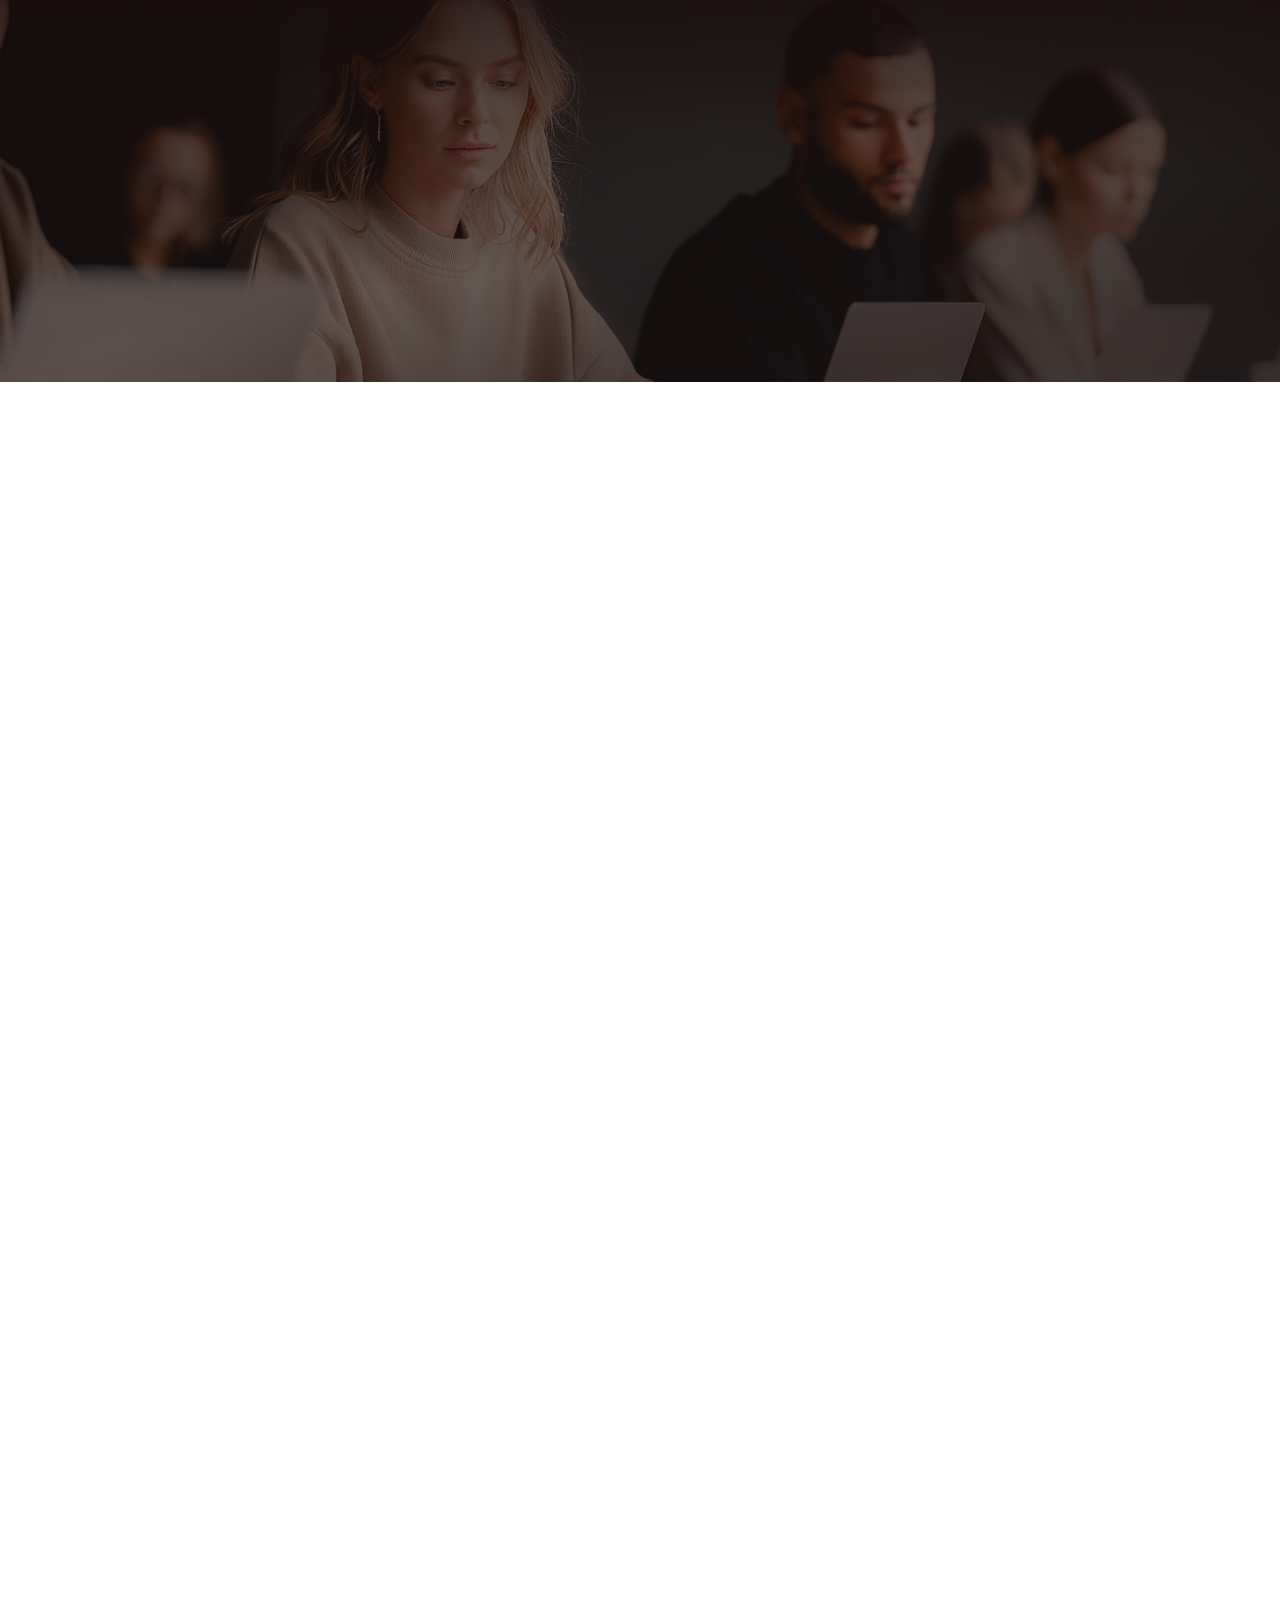
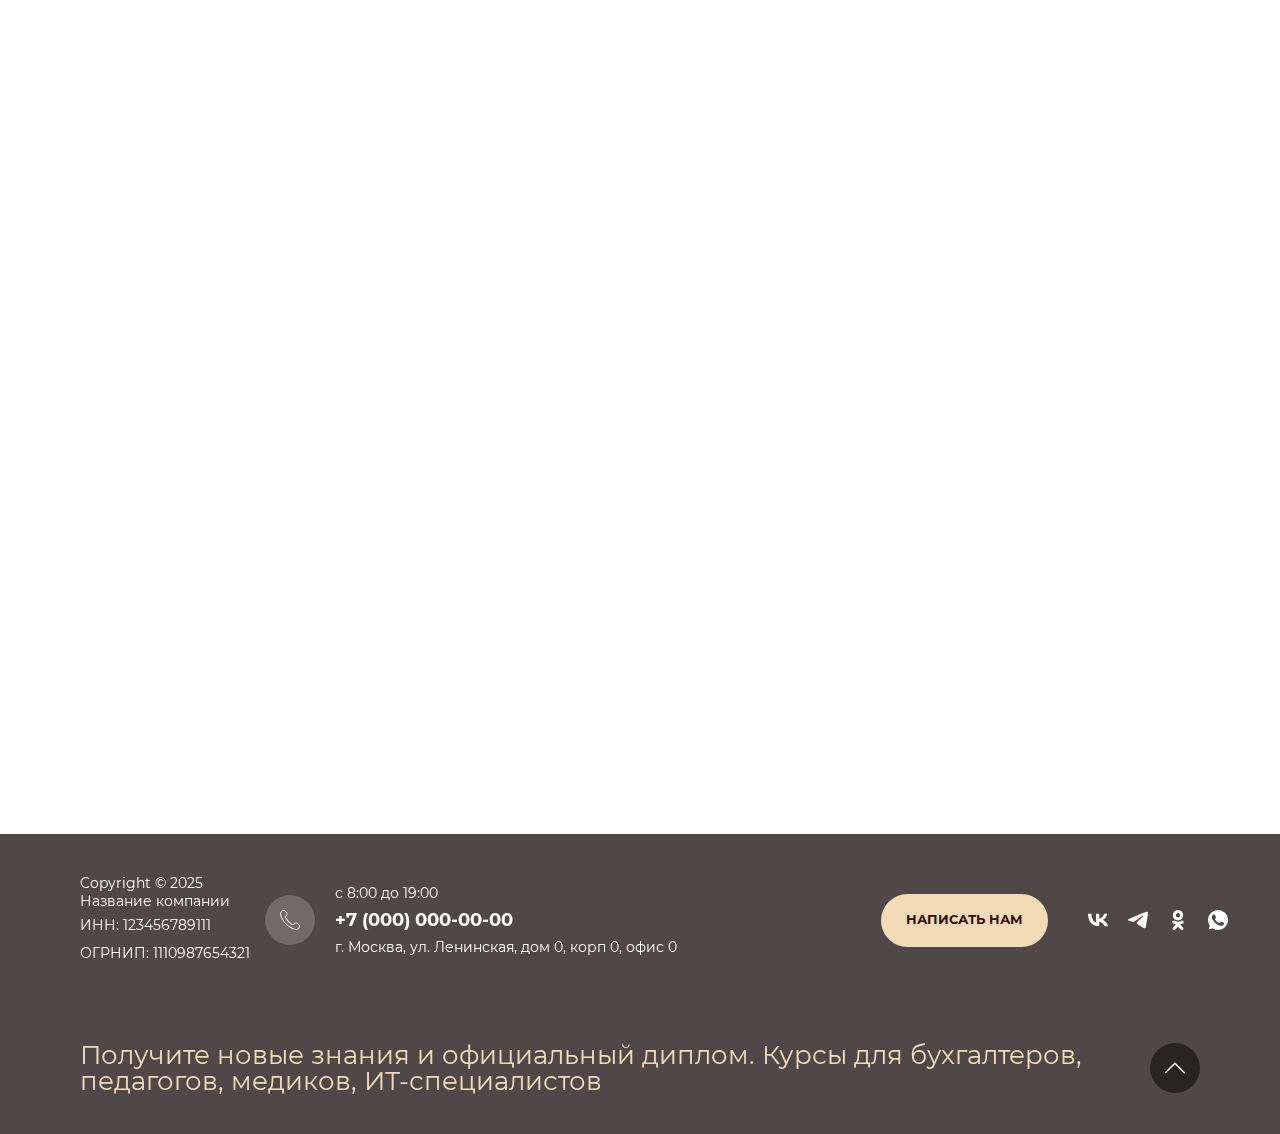
<file: archive-kurse.html>
<!doctype html>
<html lang="en">
	<head>
		<meta charset="UTF-8" />
		<meta name="viewport" content="width=device-width, initial-scale=1.0" />
		<title>Архивная страница курсов</title>
		<link rel="stylesheet" href="css/fonts.css" />
		<link rel="stylesheet" href="css/root.css" />
		<link rel="stylesheet" href="css/o-kurse.css" />
		<link rel="stylesheet" href="css/archive-kurse.css" />
		<link rel="stylesheet" href="css/animate.min.css" />
		<script src="js/wow.min.js"></script>
	</head>
	<body style="">
		<div class="mosaic-wrap">
			<div class="root root--u-ibcywfqup">
				<div class="mosaic-popup mosaic-popup--u-i6fnbs3ah">
					<div class="mosaic-popup__inner-bg mosaic-popup__inner-bg--u-iim3w5fa1">
						<div class="mosaic-popup__inner-data mosaic-popup__inner-data--u-ibozsrwvn">
							<div class="mosaic-popup__close mosaic-popup__close--u-iqxwzmwlp">
								<span class="svg_image svg_image--u-im0u0viwr">
									<svg xmlns="http://www.w3.org/2000/svg" width="16.41" height="16.406" viewBox="0 0 16.41 16.406">
										<path
											d="M9.86 8.058l6.16 6.161a1.286 1.286 0 0 1-1.82 1.817L8.04 9.875l-5.86 5.857A1.252 1.252 0 0 1 .41 13.96l5.86-5.857-5.9-5.9A1.282 1.282 0 1 1 2.18.386l5.9 5.9L13.9.471a1.252 1.252 0 1 1 1.77 1.772z"
											fill-rule="evenodd"
											class="path-ij1ve12k6"
										></path>
									</svg>
								</span>
							</div>
							<div class="mosaic-form mosaic-form--u-iyjjmcepo">
								<form action="mails/callback-mail.php" class="mosaic-form__form mosaic-form__form--u-iwsx1397a">
									<div class="mosaic-form__title mosaic-form__title--u-iacq4vc9z">
										<span class="text-block-wrap-div">Записаться на курс</span>
									</div>
									<div class="div div--u-i1om4z0p8">
										<div class="mosaic-form__field mosaic-form__field--u-i3bdh0fvm">
											<!--noindex-->
											<div class="mosaic-form__error mosaic-form__error--u-in1yotpdk is-removed">
												<span class="text-block-wrap-div">это поле обязательно для заполнения</span>
											</div>
											<!--/noindex-->
											<div class="mosaic-form__header mosaic-form__header--u-i978tvlqr">
												<span class="mosaic-form__name mosaic-form__name--u-ibutptk30"
													><span class="text-block-wrap-div">Строка ввода:</span></span
												><span class="mosaic-form__required mosaic-form__required--u-itjutd3kf is-removed"
													><span class="text-block-wrap-div">* </span></span
												>
											</div>
											<div class="mosaic-form__body mosaic-form__body--u-i8vj08i1m">
												<div class="mosaic-form__icon mosaic-form__icon--u-ijow40kc0">
													<span class="svg_image svg_image--u-i866kyae0"></span>
												</div>
												<input
													type="text"
													placeholder="Ваш адрес"
													name="address"
													class="mosaic-form__text mosaic-form__text--u-i3kvj8jn2"
												/>
											</div>
											<div class="mosaic-form__note mosaic-form__note--u-izhs2gv50 is-removed"></div>
										</div>
										<div class="mosaic-form__field mosaic-form__field--u-i38c5r4tj">
											<!--noindex-->
											<div class="mosaic-form__error mosaic-form__error--u-i0gsidc3q is-removed">
												<span class="text-block-wrap-div">это поле обязательно для заполнения</span>
											</div>
											<!--/noindex-->
											<div class="mosaic-form__header mosaic-form__header--u-ignt4mbed">
												<span class="mosaic-form__name mosaic-form__name--u-imir0ihrj"
													><span class="text-block-wrap-div">Телефон:</span></span
												><span class="mosaic-form__required mosaic-form__required--u-i4bpgonih"
													><span class="text-block-wrap-div">* </span></span
												>
											</div>
											<div class="mosaic-form__body mosaic-form__body--u-idpfeo902">
												<div class="mosaic-form__icon mosaic-form__icon--u-ionl1f5vp">
													<span class="svg_image svg_image--u-imgr86jq5"></span>
												</div>
												<input type="tel" name="tel" placeholder="Телефон *" class="mosaic-form__text mosaic-form__text--u-it5nzmjjk" />
											</div>
											<div class="mosaic-form__note mosaic-form__note--u-itxjzugwf is-removed"></div>
										</div>
										<div class="mosaic-form__field mosaic-form__field--u-i37kfqwac">
											<!--noindex-->
											<div class="mosaic-form__error mosaic-form__error--u-ihxznargw is-removed">
												<span class="text-block-wrap-div">это поле обязательно для заполнения</span>
											</div>
											<!--/noindex-->
											<div class="mosaic-form__header mosaic-form__header--u-imqu3rmw8">
												<span class="mosaic-form__name mosaic-form__name--u-io7w7mawl"
													><span class="text-block-wrap-div">E-mail:</span></span
												><span class="mosaic-form__required mosaic-form__required--u-iipk53m0x is-removed"
													><span class="text-block-wrap-div">* </span></span
												>
											</div>
											<div class="mosaic-form__body mosaic-form__body--u-ijqm7e5ls">
												<div class="mosaic-form__icon mosaic-form__icon--u-ifu41tibu">
													<span class="svg_image svg_image--u-i9lnmh20e"></span>
												</div>
												<input
													type="email"
													name="email"
													placeholder="E-mail"
													class="mosaic-form__text mosaic-form__text--u-i4zr6bis1"
												/>
											</div>
											<div class="mosaic-form__note mosaic-form__note--u-ilv3eglhg is-removed"></div>
										</div>
										<div class="mosaic-form__field mosaic-form__field--u-ijupsfj38">
											<!--noindex-->
											<div class="mosaic-form__error mosaic-form__error--u-ik0ykfi0y is-removed">
												<span class="text-block-wrap-div">это поле обязательно для заполнения</span>
											</div>
											<!--/noindex-->
											<div class="mosaic-form__header mosaic-form__header--u-i38hynusa">
												<span class="mosaic-form__name mosaic-form__name--u-iudtiaqoa"
													><span class="text-block-wrap-div">Область ввода:</span></span
												><span class="mosaic-form__required mosaic-form__required--u-iss44b7p9 is-removed"
													><span class="text-block-wrap-div">* </span></span
												>
											</div>
											<div class="mosaic-form__body mosaic-form__body--u-i41aqhogt">
												<div class="mosaic-form__icon mosaic-form__icon--u-igapui408">
													<span class="svg_image svg_image--u-icmc4sm76"></span>
												</div>
												<textarea
													name="question"
													placeholder="Ваш вопрос"
													class="mosaic-form__textarea mosaic-form__textarea--u-ia9y9rf9l"
												></textarea>
											</div>
											<div class="mosaic-form__note mosaic-form__note--u-ivzaandjw is-removed"></div>
										</div>
									</div>
									<div class="mosaic-form__field mosaic-form__field--u-ixu80mu3q">
										<!--noindex-->
										<div class="mosaic-form__error mosaic-form__error--u-ih65iwl2d is-removed">
											<span class="text-block-wrap-div">это поле обязательно для заполнения</span>
										</div>
										<!--/noindex-->
										<div class="mosaic-form__header mosaic-form__header--u-i1n5rh36d">
											<span class="mosaic-form__name mosaic-form__name--u-imeq4ck1o"
												><span class="text-block-wrap-div">Галочка</span></span
											><span class="mosaic-form__required mosaic-form__required--u-i4jxv8c62 is-removed"
												><span class="text-block-wrap-div">* </span></span
											>
										</div>
										<label class="mosaic-form__label mosaic-form__label--u-igkj6ded9"
											><input
												type="checkbox"
												name="agreement"
												value="Ознакомлен с пользовательским соглашением"
												class="mosaic-form__checkbox mosaic-form__checkbox--u-ipkpe12aq"
											/><span class="mosaic-form__checkbox-icon mosaic-form__checkbox-icon--u-i4ba4orh4"></span
											><span class="mosaic-form__value mosaic-form__value--u-iuv4z9pvs"
												><span class="text-block-wrap-div">Ознакомлен с пользовательским соглашением</span></span
											></label
										>
										<div class="mosaic-form__note mosaic-form__note--u-i9wu11dpk is-removed"></div>
									</div>
									<button type="submit" class="mosaic-form__button mosaic-form__button--u-ihqwpp16f">
										<span class="button__text button__text--u-ixtzflqi8"><span class="text-block-wrap-div">Отправить</span></span></button
									><re-captcha></re-captcha>
								</form>
								<!--noindex-->
								<div class="mosaic-form__success mosaic-form__success--u-ilw9exebi is-removed">
									<div class="mosaic-form__success__text mosaic-form__success__text--u-iimvls0q9">
										<span class="text-block-wrap-div">Спасибо! Форма отправлена</span>
									</div>
								</div>
								<!--/noindex-->
							</div>
						</div>
					</div>
				</div>
				<div class="section section--u-iuqh7gk14">
					<div class="div div--u-ibl6xyh2p">
						<div class="section section--u-ie41r58os">
							<div class="div div--u-ige14ztwb">
								<div class="div div--u-iz7p7tcug">
									<div class="list list--u-i99wkb6ie">
										<div class="list__item list__item--u-iqvnaqrvp">
											<a target="_self" href="tel:" class="link-universal link-universal--u-i2gx7d7z2">
												<div class="text text--u-ivur73rjr">
													<span class="text-block-wrap-div">+7 (000) 000-00-00</span>
												</div>
											</a>
										</div>
									</div>
								</div>
								<div class="div div--u-ida5z40u2">
									<div class="list list--u-i8xxmxuqc">
										<div class="list__item list__item--u-if57zb42r">
											<div class="text text--u-iks06b845">
												<span class="text-block-wrap-div">г. Москва, ул. Ленинская, дом 0, корп 0, офис 0</span>
											</div>
										</div>
									</div>
								</div>
								<div class="div div--u-if8m6hfjg">
									<div class="list list--u-id9txhv53">
										<div class="list__item list__item--u-izm0hwedg">
											<a target="_self" href="mailto:" class="link-universal link-universal--u-itn05k4qx">
												<div class="div div--u-ieeym1dd5">
													<span class="svg_image svg_image--u-in68x7mcj">
														<svg xmlns="http://www.w3.org/2000/svg" viewBox="0 0 418.135 418.135" width="418.135" height="418.135">
															<path
																d="M198.929.242C88.5 5.5 1.356 97.466 1.691 208.02c.102 33.672 8.231 65.454 22.571 93.536L2.245 408.429c-1.191 5.781 4.023 10.843 9.766 9.483l104.723-24.811c26.905 13.402 57.125 21.143 89.108 21.631 112.869 1.724 206.982-87.897 210.5-200.724C420.113 93.065 320.295-5.538 198.929.242zm124.957 321.955c-30.669 30.669-71.446 47.559-114.818 47.559-25.396 0-49.71-5.698-72.269-16.935l-14.584-7.265-64.206 15.212 13.515-65.607-7.185-14.07c-11.711-22.935-17.649-47.736-17.649-73.713 0-43.373 16.89-84.149 47.559-114.819 30.395-30.395 71.837-47.56 114.822-47.56 43.372.001 84.147 16.891 114.816 47.559 30.669 30.669 47.559 71.445 47.56 114.817-.001 42.986-17.166 84.428-47.561 114.822z"
																class="path-ixkhr0ux7"
															></path>
															<path
																d="M309.712 252.351l-40.169-11.534a14.971 14.971 0 0 0-14.816 3.903l-9.823 10.008c-4.142 4.22-10.427 5.576-15.909 3.358-19.002-7.69-58.974-43.23-69.182-61.007-2.945-5.128-2.458-11.539 1.158-16.218l8.576-11.095a14.97 14.97 0 0 0 1.847-15.21l-16.9-38.223c-4.048-9.155-15.747-11.82-23.39-5.356-11.211 9.482-24.513 23.891-26.13 39.854-2.851 28.144 9.219 63.622 54.862 106.222 52.73 49.215 94.956 55.717 122.449 49.057 15.594-3.777 28.056-18.919 35.921-31.317 5.362-8.453 1.128-19.679-8.494-22.442z"
																class="path-i558hbw9a"
															></path>
														</svg>
													</span>
												</div>
												<div class="text text--u-i2wwkv9f5">
													<span class="text-block-wrap-div">WhatsApp</span>
												</div>
											</a>
										</div>
									</div>
								</div>
								<div class="div div--u-i8gb385xk">
									<div class="list list--u-ixebabtr6">
										<div class="list__item list__item--u-ih8p9c514">
											<a target="_self" href="mailto:" class="link-universal link-universal--u-in5marjrz">
												<div class="div div--u-i5ii0cj1c">
													<span class="svg_image svg_image--u-iovkrsaj0">
														<svg xmlns="http://www.w3.org/2000/svg" width="29.719" height="25.281" viewBox="0 0 29.719 25.281">
															<path
																d="M11.128 23.676l.532-7.074c.308-.2.514-.529.8-.746.506-.386.914-.868 1.42-1.254l.3-.328c1.248-.953 2.242-2.212 3.491-3.164.368-.281.66-.669 1.035-.955.485-.37.869-.878 1.361-1.253l.3-.328c.364-.278.649-.653 1.005-.926.633-.483 1.142-1.1 1.775-1.582.238-.181.414-.475.651-.657a1.489 1.489 0 0 0 .769-.9 1.113 1.113 0 0 0-1.212.239c-.983.651-2 1.306-2.988 1.94-3.014 1.927-6.036 3.78-9.053 5.7q-1.188.756-2.4 1.522a3.263 3.263 0 0 1-1.183.686 7.453 7.453 0 0 0-1.45-.448c-1.284-.435-2.65-.82-3.934-1.254a7.523 7.523 0 0 1-2.16-.746l-.177-.269c-.023-.978.752-1.183 1.479-1.492 1.3-.556 2.664-1 3.994-1.552 4.253-1.78 8.674-3.3 12.928-5.074 1.457-.609 2.948-1.092 4.379-1.7C24.385 1.382 26.031.834 27.612.18a1.489 1.489 0 0 1 1.834.3 3.149 3.149 0 0 1 .059 2.447c-.095.342-.081.65-.178.985-.209.73-.261 1.51-.473 2.269-.623 2.228-.861 4.636-1.479 6.865-.173.625-.18 1.225-.355 1.85-.622 2.228-.861 4.635-1.479 6.865-.293 1.055-.308 2.765-1.065 3.313-.816.59-1.906-.22-2.426-.6-1.259-.911-2.463-1.935-3.728-2.835-.586-.418-1.139-.873-1.715-1.284a4.613 4.613 0 0 1-.74-.537 3.218 3.218 0 0 0-.68.657c-.333.253-.563.618-.888.865a14.18 14.18 0 0 0-1.39 1.313 2.54 2.54 0 0 1-1.781 1.023z"
																fill-rule="evenodd"
																class="path-iu15mjz5q"
															></path>
														</svg>
													</span>
												</div>
												<div class="text text--u-ixefawkr9">
													<span class="text-block-wrap-div">Telegram</span>
												</div>
											</a>
										</div>
									</div>
								</div>
								<div class="div div--u-igqeyih6g">
									<div role="button" class="link-universal link-universal--u-ikofmis2h">
										<div class="text text--u-iwuj0ajod">
											<span class="text-block-wrap-div">Записаться на курс</span>
										</div>
									</div>
								</div>
							</div>
							<div class="div div--u-iuw2cx10r">
								<div class="hor-menu hor-menu--u-i3bjdv9ob flex-menu">
									<ul class="hor-menu__list hor-menu__list--u-ij93uzkw5">
										<li class="hor-menu__item hor-menu__item--u-iggcx09k2">
											<a href="index.html" class="hor-menu__link hor-menu__link--u-ix575hv02">
												<span class="hor-menu__text hor-menu__text--u-ihigo1c04">
													<span class="text-block-wrap-div">Главная</span>
												</span>
											</a>
										</li>
										<li class="hor-menu__item hor-menu__item--u-iggcx09k2 is-current has-child">
											<a href="o-kurse.html" class="hor-menu__link hor-menu__link--u-ix575hv02">
												<span class="hor-menu__text hor-menu__text--u-ihigo1c04">
													<span class="text-block-wrap-div">О курсе</span>
												</span>
												<span class="hor-menu__icon hor-menu__icon--u-i9c9ipswi"></span>
											</a>

											<ul class="hor-menu__sub_list hor-menu__sub_list--u-isqrmm3bo">
												<li class="hor-menu__sub_item hor-menu__sub_item--u-i39wcd8zh is-current">
													<a href="archive-kurse.html" class="hor-menu__sub_link hor-menu__sub_link--u-i2g1xria8">
														<span class="hor-menu__sub_text hor-menu__sub_text--u-i4ranael9">
															<span class="text-block-wrap-div">Статьи и советы</span>
														</span>
													</a>
												</li>
												<li class="hor-menu__sub_item hor-menu__sub_item--u-i39wcd8zh">
													<a href="/requisites.html" class="hor-menu__sub_link hor-menu__sub_link--u-i2g1xria8">
														<span class="hor-menu__sub_text hor-menu__sub_text--u-i4ranael9">
															<span class="text-block-wrap-div">Реквизиты</span>
														</span>
													</a>
												</li>
											</ul>
										</li>
										<li class="hor-menu__item hor-menu__item--u-iggcx09k2 has-child">
											<a href="catalog.html" class="hor-menu__link hor-menu__link--u-ix575hv02">
												<span class="hor-menu__text hor-menu__text--u-ihigo1c04">
													<span class="text-block-wrap-div">Каталог направлений курсов</span>
												</span>
												<span class="hor-menu__icon hor-menu__icon--u-i9c9ipswi"></span>
											</a>

											<ul class="hor-menu__sub_list hor-menu__sub_list--u-isqrmm3bo">
												<li class="hor-menu__sub_item hor-menu__sub_item--u-i39wcd8zh">
													<a href="article-catalog.html" class="hor-menu__sub_link hor-menu__sub_link--u-i2g1xria8">
														<span class="hor-menu__sub_text hor-menu__sub_text--u-i4ranael9">
															<span class="text-block-wrap-div">Экономика и бухгалтерский учет</span>
														</span>
													</a>
												</li>
												<li class="hor-menu__sub_item hor-menu__sub_item--u-i39wcd8zh">
													<a href="article-catalog.html" class="hor-menu__sub_link hor-menu__sub_link--u-i2g1xria8">
														<span class="hor-menu__sub_text hor-menu__sub_text--u-i4ranael9">
															<span class="text-block-wrap-div">Образование и педагогика</span>
														</span>
													</a>
												</li>
												<li class="hor-menu__sub_item hor-menu__sub_item--u-i39wcd8zh">
													<a href="article-catalog.html" class="hor-menu__sub_link hor-menu__sub_link--u-i2g1xria8">
														<span class="hor-menu__sub_text hor-menu__sub_text--u-i4ranael9">
															<span class="text-block-wrap-div">Медицина и здравоохранение</span>
														</span>
													</a>
												</li>
												<li class="hor-menu__sub_item hor-menu__sub_item--u-i39wcd8zh">
													<a href="article-catalog.html" class="hor-menu__sub_link hor-menu__sub_link--u-i2g1xria8">
														<span class="hor-menu__sub_text hor-menu__sub_text--u-i4ranael9">
															<span class="text-block-wrap-div">Информационные технологии</span>
														</span>
													</a>
												</li>
												<li class="hor-menu__sub_item hor-menu__sub_item--u-i39wcd8zh">
													<a href="article-catalog.html" class="hor-menu__sub_link hor-menu__sub_link--u-i2g1xria8">
														<span class="hor-menu__sub_text hor-menu__sub_text--u-i4ranael9">
															<span class="text-block-wrap-div">Инженерия и строительство</span>
														</span>
													</a>
												</li>
												<li class="hor-menu__sub_item hor-menu__sub_item--u-i39wcd8zh">
													<a href="article-catalog.html" class="hor-menu__sub_link hor-menu__sub_link--u-i2g1xria8">
														<span class="hor-menu__sub_text hor-menu__sub_text--u-i4ranael9">
															<span class="text-block-wrap-div">Управление и менеджмент</span>
														</span>
													</a>
												</li>
												<li class="hor-menu__sub_item hor-menu__sub_item--u-i39wcd8zh">
													<a href="article-catalog.html" class="hor-menu__sub_link hor-menu__sub_link--u-i2g1xria8">
														<span class="hor-menu__sub_text hor-menu__sub_text--u-i4ranael9">
															<span class="text-block-wrap-div">Туризм и сервис</span>
														</span>
													</a>
												</li>
											</ul>
										</li>
										<li class="hor-menu__item hor-menu__item--u-iggcx09k2">
											<a href="kak-prohodit-obuchenie.html" class="hor-menu__link hor-menu__link--u-ix575hv02">
												<span class="hor-menu__text hor-menu__text--u-ihigo1c04">
													<span class="text-block-wrap-div">Как проходит обучение</span>
												</span>
											</a>
										</li>
										<li class="hor-menu__item hor-menu__item--u-iggcx09k2">
											<a href="dokument.html" class="hor-menu__link hor-menu__link--u-ix575hv02">
												<span class="hor-menu__text hor-menu__text--u-ihigo1c04">
													<span class="text-block-wrap-div">Документ</span>
												</span>
											</a>
										</li>
										<li class="hor-menu__item hor-menu__item--u-iggcx09k2">
											<a href="contacts.html" class="hor-menu__link hor-menu__link--u-ix575hv02">
												<span class="hor-menu__text hor-menu__text--u-ihigo1c04">
													<span class="text-block-wrap-div">Контакты</span>
												</span>
											</a>
										</li>
										<li class="hor-menu__item hor-menu__item--u-iggcx09k2">
											<a href="reviews.html" class="hor-menu__link hor-menu__link--u-ix575hv02">
												<span class="hor-menu__text hor-menu__text--u-ihigo1c04">
													<span class="text-block-wrap-div">Отзывы о нас</span>
												</span>
											</a>
										</li>
									</ul>
									<ul class="hor-menu__more_list hor-menu__more_list--u-ib4nesyvb" style="display: none">
										<li class="hor-menu__item hor-menu__item--u-izsl1ku0v">
											<a href="#" class="hor-menu__more_link hor-menu__more_link--u-idd5bznx8">
												<span class="hor-menu__text hor-menu__text--u-ix8w75tzz">
													<span class="text-block-wrap-div">...</span>
												</span>
											</a>
											<ul class="hor-menu__sub_list hor-menu__sub_list--u-ikafrc9bb"></ul>
										</li>
									</ul>
								</div>
							</div>
						</div>
						<div class="section section--u-i9t9jamjn">
							<div class="div div--u-ibqzfvbr4">
								<div class="div div--u-is6pr6s7f">
									<a href="index.html" class="link-universal link-universal--u-itgxitplz">
										<div class="imageFit imageFit--u-ig8fag9qi photo-swipe-image-nc">
											<img src="./img/logo.webp" alt="LOGO87211" title="" class="imageFit__img imageFit__img--u-iyv3rdsz1" />
											<div class="imageFit__overlay imageFit__overlay--u-ip8slgbro"></div>
											<div class="imageFit__zoom imageFit__zoom--u-i44qthsn3">
												<span class="svg_image svg_image--u-i83vqrpze"> </span>
											</div>
										</div>
									</a>
									<div class="div div--u-iah4jl8a7">
										<a href="index.html" class="link-universal link-universal--u-iljh3vrqf">
											<div class="text text--u-iedrbdreu">
												<span class="text-block-wrap-div">Название компании</span>
											</div>
										</a>
										<div class="text text--u-i77u2xa8t">
											<span class="text-block-wrap-div">Повышение квалификации</span>
										</div>
									</div>
								</div>
								<div class="div div--u-ih2638amk">
									<div class="list list--u-ipyaa0nel">
										<div class="list__item list__item--u-irihptyui">
											<a target="_blank" href="index.html" class="link-universal link-universal--u-i7zkk7cbp">
												<span class="svg_image svg_image--u-ieb9j10ao">
													<svg xmlns="http://www.w3.org/2000/svg" width="322" height="201" viewBox="0 0 322 201">
														<path
															d="M0 0h54.58v2.185c3.38 5.7 2.06 33.917 4.36 42.6 10.06 37.941 30.08 88.8 70.95 93.946V0h51.3v78.652c33.79-.324 72.45-48 76.41-78.652h52.39c-2.3 38.382-41.67 86.212-69.85 99.408a3.058 3.058 0 0 0 1.09 1.092c7.18 6.791 18.27 10.518 26.19 16.386C288.4 132.41 317.7 169.768 322 201h-56.76c-11.76-29.971-26.81-49.386-54.58-63.359-5-2.516-22.56-11.049-28.38-7.646-2.51 4-1.09 14.747-1.09 20.755V201C59.7 202.2.14 119.781 0 0z"
															fill-rule="evenodd"
															class="path-irkakbs5m"
														></path>
													</svg>
												</span>
											</a>
										</div>
										<div class="list__item list__item--u-irihptyui">
											<a target="_blank" href="index.html" class="link-universal link-universal--u-i7zkk7cbp">
												<span class="svg_image svg_image--u-ieb9j10ao">
													<svg xmlns="http://www.w3.org/2000/svg" width="286.84" height="237.406" viewBox="0 0 286.84 237.406">
														<path
															d="M196 87l-62 59s-18.73 15.886 0 29 78 53 78 53 18.52 11.636 29 9 13.52-11.114 18-37 17.27-99.614 25-153c4.23-36.136 6.52-47.364-14-47-16.02 2.364-75 27-75 27L53 88l-39 17s-14.23 7.136-14 13 8.02 9.636 27 15 36.27 12.136 50 10 47-26 47-26l72-49s15.52-12.614 21-9-4.5 13.25-21 28z"
															fill-rule="evenodd"
															class="path-ieuuuqbq6"
														></path>
													</svg>
												</span>
											</a>
										</div>
										<div class="list__item list__item--u-irihptyui">
											<a target="_blank" href="index.html" class="link-universal link-universal--u-i7zkk7cbp">
												<span class="svg_image svg_image--u-ieb9j10ao">
													<svg xmlns="http://www.w3.org/2000/svg" viewBox="0 0 1258.2 2174.7" width="1258.2" height="2174.7">
														<path
															d="M629.9 1122.4c310-.1 561.1-251.5 561-561.4C1190.8 251 939.4-.1 629.5 0S68.4 251.5 68.5 561.4c.4 309.8 251.6 560.8 561.4 561m0-793.4c128.4 0 232.5 104.1 232.5 232.5S758.3 793.9 629.9 793.9 397.4 689.8 397.4 561.4c.2-128.3 104.2-232.3 232.5-232.4zm226.9 1251.3c115.5-26.2 225.7-71.9 326-135 76.4-49.3 98.4-151.1 49.1-227.5-48.5-75.2-148.3-97.9-224.5-51-231.1 144.5-524.5 144.5-755.6 0-76.7-48.1-178-25.1-226.3 51.5C-23 1295-.2 1396.6 76.6 1445.1c.1 0 .2.1.2.1 100.2 63 210.4 108.7 325.8 135L88.8 1894c-62.5 66-59.6 170.2 6.5 232.7 63.5 60 162.7 60 226.2 0l308.2-308.4 308.4 308.4c64.2 64.1 168.1 64.1 232.3 0 64.1-64.2 64.1-168.1 0-232.3l-313.6-314.1z"
															class="path-iepz1qyzg"
														></path>
													</svg>
												</span>
											</a>
										</div>
										<div class="list__item list__item--u-irihptyui">
											<a target="_blank" href="index.html" class="link-universal link-universal--u-i7zkk7cbp">
												<span class="svg_image svg_image--u-ieb9j10ao">
													<svg xmlns="http://www.w3.org/2000/svg" width="143" height="141.969" viewBox="0 0 143 141.969">
														<path
															d="M5.6 137.612c.33-2.92 1.59-6.038 2.45-8.666 1.18-3.637 1.49-7.027 2.67-10.665.49-1.518 2.34-5.534 1.78-6.888a10.187 10.187 0 0 0-1.56-2.444 67.488 67.488 0 0 1-4.23-7.776 116.022 116.022 0 0 1-5.12-15.331c-.67-2.354-.33-4.347-.89-6.888-.75-3.349-1.01-9.716-.23-13.109l.45-6c1.2-4.928 1.97-9.827 3.79-14.22C13.07 25.4 26.36 12.995 46.59 4.52 58.37-.42 78.31-1.745 91.81 2.743c10.7 3.558 18.72 8.631 26.73 14.664.74.815 1.48 1.63 2.23 2.444a65.1 65.1 0 0 1 6.68 7.333 80.752 80.752 0 0 1 12.47 23.329c.99 2.978.98 5.681 1.79 8.888.9 3.6 1.86 9.773.89 14v3.555c-.51 2.194-.32 4.638-.89 6.888-1 3.921-1.64 7.975-3.12 11.554-8.43 20.366-21.9 34.053-42.33 42.438-12.37 5.078-32.89 5.58-46.33 1.111-3.76-1.249-8.08-2.677-11.36-4.666-1.88-1.135-4.2-3.294-6.69-3.555-1.8 1.31-6.04 1.484-8.46 2.222-3.26.99-6.79 1.55-10.25 2.666a35.808 35.808 0 0 1-7.57 1.998zM40.35 31.405c-.83.538-2 .413-2.9.889-2.22 1.175-5.34 5.361-6.68 7.554-5.5 9-2.03 22.045 2.45 29.329 11.5 18.712 25.97 32.891 48.78 40.439 4.02 1.329 11.33 3.484 16.71 2.222 9.34-2.189 17.51-8.235 16.04-20.442a102.037 102.037 0 0 0-13.59-6.888c-2.59-1.135-4.58-2.986-8.24-3.11a15.631 15.631 0 0 0-1.78 1.333c-1.06 1.422-1.85 2.828-2.9 4.222-.59.79-1.63 1.432-2.23 2.221-.76 1.011-1.68 2.848-2.89 3.333h-2.23c-1.05-.822-2.47-.98-3.79-1.555a51.766 51.766 0 0 1-6.01-3.111 55.523 55.523 0 0 1-16.26-15.109c-1.71-2.381-4.81-4.888-4.9-8.665 1.83-1.81 6.35-7.073 7.13-9.554.86-2.76-1.33-5.282-2.01-6.888-2.44-5.762-3.79-12-8.02-16z"
															fill-rule="evenodd"
															class="path-i4f2cbbx1"
														></path>
													</svg>
												</span>
											</a>
										</div>
									</div>
								</div>
							</div>
						</div>
					</div>
				</div>
				<div class="section section--u-i1mm52hsj">
					<div class="div div--u-ib590tatk">
						<div class="mosaic-crumbs mosaic-crumbs--u-iedna726y">
							<a href="index.html" class="mosaic-crumbs__item_link mosaic-crumbs__item_link--u-ion7bivdc"
								><span class="text-block-wrap-div">Главная</span></a
							><span class="mosaic-crumbs__delimiter mosaic-crumbs__delimiter--u-i85f67ptd">/</span
							><a href="o-kurse.html" class="mosaic-crumbs__item_link mosaic-crumbs__item_link--u-ion7bivdc"
								><span class="text-block-wrap-div">О курсе</span></a
							><span class="mosaic-crumbs__delimiter mosaic-crumbs__delimiter--u-i85f67ptd">/</span
							><span class="mosaic-crumbs__last mosaic-crumbs__last--u-i4m0w84oi"><span class="text-block-wrap-div">Статьи и советы</span></span>
						</div>
						<h1 class="page-title page-title--u-ipo71g40j">Статьи и советы</h1>
						<div class="content content--u-iwo7oqyms">
							<div class="g-page g-page-article g-page-article--main">
								<div class="g-top-panel g-top-panel--relative g-top-panel--no-flex">
									<div class="g-categories">
										<a href="#" class="g-categories__button">Разделы</a>
										<div class="g-categories__dropdown">
											<ul class="g-menu-2 g-menu-2--level-1">
												<li class="g-menu-2__item g-menu-2__item--level-1">
													<a href="taxonomy-kurse-halls.html" class="g-menu-2__link g-menu-2__link--level-1">Производственные цеха</a>
												</li>
												<li class="g-menu-2__item g-menu-2__item--level-1">
													<a href="taxonomy-kurse-novosti-kompanii.html" class="g-menu-2__link g-menu-2__link--level-1"
														>Новости компании</a
													>
												</li>
												<li class="g-menu-2__item g-menu-2__item--level-1">
													<a href="taxonomy-kurse-dlya-posetitelej.html" class="g-menu-2__link g-menu-2__link--level-1"
														>Для посетителей</a
													>
												</li>
											</ul>
										</div>
									</div>
								</div>

								<div class="g-article-list">
									<article class="g-article g-article--simple-view">
										<time class="g-article__date">04.02.2020</time>
										<a class="g-article__name" href="/article.html">Профессиональное обслуживание клиентов</a>
										<div class="g-article__body g-clear-self">
											<div class="g-article__image">
												<a href="/article.html">
													<img
														src="./img/archive/archive-1.webp"
														alt="Профессиональное обслуживание клиентов"
														title="Профессиональное обслуживание клиентов"
													/>
												</a>
											</div>
											<div class="g-article__text">
												<p>
													При создании новости, помимо заголовка и содержимого, Вы можете задать еще ряд параметров. Тут Вы видите
													пример заполнения анонса новости. Пройдя по ссылке "читать дальше" Вы можете ознакомиться с полным текстом
													новостей и примером заполнения.
												</p>
											</div>
										</div>
									</article>
									<article class="g-article g-article--simple-view">
										<time class="g-article__date">04.02.2020</time>
										<a class="g-article__name" href="/article.html">Техподдержка 24 часа в сутки</a>
										<div class="g-article__body g-clear-self">
											<div class="g-article__image">
												<a href="/article.html">
													<img
														src="./img/archive/archive-2.webp"
														alt="Техподдержка 24 часа в сутки"
														title="Техподдержка 24 часа в сутки"
													/>
												</a>
											</div>
											<div class="g-article__text">
												<p>
													При создании новости, помимо заголовка и содержимого, Вы можете задать еще ряд параметров. Тут Вы видите
													пример заполнения анонса новости. Пройдя по ссылке "читать дальше" Вы можете ознакомиться с полным текстом
													новостей и примером заполнения.
												</p>
											</div>
										</div>
									</article>
									<article class="g-article g-article--simple-view">
										<time class="g-article__date">04.02.2020</time>
										<a class="g-article__name" href="/article.html">Помощь в заключении договоров</a>
										<div class="g-article__body g-clear-self">
											<div class="g-article__image">
												<a href="/article.html">
													<img
														src="./img/archive/archive-3.webp"
														alt="Помощь в заключении договоров"
														title="Помощь в заключении договоров"
													/>
												</a>
											</div>
											<div class="g-article__text">
												<p>
													При создании новости, помимо заголовка и содержимого, Вы можете задать еще ряд параметров. Тут Вы видите
													пример заполнения анонса новости. Пройдя по ссылке "читать дальше" Вы можете ознакомиться с полным текстом
													новостей и примером заполнения.
												</p>
											</div>
										</div>
									</article>
									<article class="g-article g-article--simple-view">
										<time class="g-article__date">04.02.2020</time>
										<a class="g-article__name" href="/article.html">Советы покупателям</a>
										<div class="g-article__body g-clear-self">
											<div class="g-article__image">
												<a href="/article.html">
													<img src="./img/archive/archive-4.webp" alt="Советы покупателям" title="Советы покупателям" />
												</a>
											</div>
											<div class="g-article__text">
												<p>
													При создании новости, помимо заголовка и содержимого, Вы можете задать еще ряд параметров. Тут Вы видите
													пример заполнения анонса новости. Пройдя по ссылке "читать дальше" Вы можете ознакомиться с полным текстом
													новостей и примером заполнения.
												</p>
											</div>
										</div>
									</article>
									<article class="g-article g-article--simple-view">
										<time class="g-article__date">04.02.2020</time>
										<a class="g-article__name" href="/article.html">JAMI Style &amp; Branding</a>
										<div class="g-article__body g-clear-self">
											<div class="g-article__image">
												<a href="/article.html">
													<img src="./img/archive/archive-5.webp" alt="JAMI Style &amp; Branding" title="JAMI Style &amp; Branding" />
												</a>
											</div>
											<div class="g-article__text">
												<p>
													При создании новости, помимо заголовка и содержимого, Вы можете задать еще ряд параметров. Тут Вы видите
													пример заполнения анонса новости. Пройдя по ссылке "читать дальше" Вы можете ознакомиться с полным текстом
													новостей и примером заполнения.
												</p>
											</div>
										</div>
									</article>
									<article class="g-article g-article--simple-view">
										<time class="g-article__date">04.02.2020</time>
										<a class="g-article__name" href="/article.html">Инициативный аудит</a>
										<div class="g-article__body g-clear-self">
											<div class="g-article__image">
												<a href="/article.html">
													<img src="./img/archive/archive-6.webp" alt="Инициативный аудит" title="Инициативный аудит" />
												</a>
											</div>
											<div class="g-article__text">
												<p>
													В этом блоке мы рекомендуем разместить полный каталог с описанием Ваших товаров/услуг, рассказать о
													характеристиках предлагаемых товаров, создать любую удобную, соответствующую задачам вашего бизнеса,
													структуру каталога.
												</p>

												<p>
													Примечание. Обращаем Ваше внимание, что текстовая информация на сайте должна быть индивидуальной, не
													скопированной с других интернет-ресурсов, о чем указано в рекомендациях Яндекса: «Мы стараемся не
													индексировать или не ранжировать высоко сайты, копирующие информацию с других ресурсов и не создающие
													оригинального контента или сервиса».
												</p>
											</div>
										</div>
									</article>
									<article class="g-article g-article--simple-view">
										<time class="g-article__date">04.02.2020</time>
										<a class="g-article__name" href="/article.html">Медийная реклама</a>
										<div class="g-article__body g-clear-self">
											<div class="g-article__image">
												<a href="/article.html">
													<img src="./img/archive/archive-7.webp" alt="Медийная реклама" title="Медийная реклама" />
												</a>
											</div>
											<div class="g-article__text">
												<p>
													В этом блоке мы рекомендуем разместить полный каталог с описанием Ваших товаров/услуг, рассказать о
													характеристиках предлагаемых товаров, создать любую удобную, соответствующую задачам вашего бизнеса,
													структуру каталога.
												</p>

												<p>
													Примечание. Обращаем Ваше внимание, что текстовая информация на сайте должна быть индивидуальной, не
													скопированной с других интернет-ресурсов, о чем указано в рекомендациях Яндекса: «Мы стараемся не
													индексировать или не ранжировать высоко сайты, копирующие информацию с других ресурсов и не создающие
													оригинального контента или сервиса».
												</p>
											</div>
										</div>
									</article>
									<article class="g-article g-article--simple-view">
										<time class="g-article__date">04.02.2020</time>
										<a class="g-article__name" href="/article.html">Производство баннеров</a>
										<div class="g-article__body g-clear-self">
											<div class="g-article__image">
												<a href="/article.html">
													<img src="./img/archive/archive-8.webp" alt="Производство баннеров" title="Производство баннеров" />
												</a>
											</div>
											<div class="g-article__text">
												<p>
													В этом блоке мы рекомендуем разместить полный каталог с описанием Ваших товаров/услуг, рассказать о
													характеристиках предлагаемых товаров, создать любую удобную, соответствующую задачам вашего бизнеса,
													структуру каталога.
												</p>

												<p>
													Примечание. Обращаем Ваше внимание, что текстовая информация на сайте должна быть индивидуальной, не
													скопированной с других интернет-ресурсов, о чем указано в рекомендациях Яндекса: «Мы стараемся не
													индексировать или не ранжировать высоко сайты, копирующие информацию с других ресурсов и не создающие
													оригинального контента или сервиса».
												</p>
											</div>
										</div>
									</article>
								</div>
							</div>
						</div>
					</div>
				</div>
				<div class="section section--u-i3l98xowf">
					<div class="div div--u-i3a3hm0a4">
						<div class="div div--u-irylfvasj">
							<div class="div div--u-i22o5bdsq">
								<div class="div div--u-ic3l1ozof">
									<div class="mosaic-site-copyright mosaic-site-copyright--u-ivs7yhxjb">Copyright © 2025 Название компании</div>
									<div class="text text--u-i60flq6do">
										<span class="text-block-wrap-div">ИНН: 123456789111</span>
									</div>
									<div class="text text--u-ibudnkn3j">
										<span class="text-block-wrap-div">ОГРНИП: 1110987654321</span>
									</div>
								</div>
								<div class="div div--u-i6h3pj8s6">
									<div class="div div--u-ibxthpmkw">
										<span class="svg_image svg_image--u-ing0y4zod">
											<svg xmlns="http://www.w3.org/2000/svg" width="51" height="51" viewBox="0 0 51 51">
												<path
													d="M40.387 51a8.877 8.877 0 0 1-2.826-.459c-17.6-5.911-30.044-18.344-37-36.953a8.987 8.987 0 0 1 2.056-9.5l2.247-2.24A6.32 6.32 0 0 1 9.361 0h.023a6.245 6.245 0 0 1 4.449 1.856 25.147 25.147 0 0 1 4.468 5.74 6.269 6.269 0 0 1-1.185 7.305l-2.078 2.07a1.559 1.559 0 0 0-.306 1.822 43.412 43.412 0 0 0 17.425 17.3 1.6 1.6 0 0 0 1.88-.277l2.018-2.01a6.359 6.359 0 0 1 7.422-1.137 25.1 25.1 0 0 1 5.684 4.44 6.175 6.175 0 0 1 1.843 4.41 6.281 6.281 0 0 1-1.862 4.5l-2.367 2.359A9.077 9.077 0 0 1 40.387 51zm-2.145-2.473a6.916 6.916 0 0 0 7.026-1.652l2.366-2.358a4.175 4.175 0 0 0 1.237-2.99 4.065 4.065 0 0 0-1.211-2.9 23.416 23.416 0 0 0-5.19-4.076 4.208 4.208 0 0 0-4.908.766l-2.017 2.01a3.722 3.722 0 0 1-4.439.623A45.507 45.507 0 0 1 12.85 19.797a3.693 3.693 0 0 1 .68-4.323l2.078-2.071a4.135 4.135 0 0 0 .807-4.811 23.208 23.208 0 0 0-4.1-5.239A4.124 4.124 0 0 0 9.376 2.13h-.014a4.2 4.2 0 0 0-2.985 1.23L4.13 5.599a6.865 6.865 0 0 0-1.566 7.252c6.716 17.98 18.72 29.984 35.678 35.681z"
													fill-rule="evenodd"
													class="path-i2ztpkvrl"
												></path>
											</svg>
										</span>
									</div>
									<div class="div div--u-iy9bxzi0m">
										<div class="text text--u-i5nsw79v5">
											<span class="text-block-wrap-div">с 8:00 до 19:00</span>
										</div>
										<div class="list list--u-ikxpe4s8h">
											<div class="list__item list__item--u-iboggbg4r">
												<a target="_self" href="tel:" class="link-universal link-universal--u-isxhzcfu9">
													<div class="text text--u-i1ztaoo2g">
														<span class="text-block-wrap-div">+7 (000) 000-00-00</span>
													</div>
												</a>
											</div>
										</div>
										<div class="text text--u-ick6icfd5">
											<span class="text-block-wrap-div">г. Москва, ул. Ленинская, дом 0, корп 0, офис 0</span>
										</div>
									</div>
								</div>
								<div class="div div--u-i0tnm1p5x">
									<div role="button" class="link-universal link-universal--u-i9wqqd5h5">
										<div class="text text--u-iccb8ch0c">
											<span class="text-block-wrap-div">Написать нам</span>
										</div>
									</div>
									<div class="div div--u-ik7golrpf">
										<div class="list list--u-ivusjbsr5">
											<div class="list__item list__item--u-itbtc9gvc">
												<a target="_blank" href="index.html" class="link-universal link-universal--u-idfvuzsdo">
													<span class="svg_image svg_image--u-ib49gv24c">
														<svg xmlns="http://www.w3.org/2000/svg" width="322" height="201" viewBox="0 0 322 201">
															<path
																d="M0 0h54.58v2.185c3.38 5.7 2.06 33.917 4.36 42.6 10.06 37.941 30.08 88.8 70.95 93.946V0h51.3v78.652c33.79-.324 72.45-48 76.41-78.652h52.39c-2.3 38.382-41.67 86.212-69.85 99.408a3.058 3.058 0 0 0 1.09 1.092c7.18 6.791 18.27 10.518 26.19 16.386C288.4 132.41 317.7 169.768 322 201h-56.76c-11.76-29.971-26.81-49.386-54.58-63.359-5-2.516-22.56-11.049-28.38-7.646-2.51 4-1.09 14.747-1.09 20.755V201C59.7 202.2.14 119.781 0 0z"
																fill-rule="evenodd"
																class="path-irkakbs5m"
															></path>
														</svg>
													</span>
												</a>
											</div>
											<div class="list__item list__item--u-itbtc9gvc">
												<a target="_blank" href="index.html" class="link-universal link-universal--u-idfvuzsdo">
													<span class="svg_image svg_image--u-ib49gv24c">
														<svg xmlns="http://www.w3.org/2000/svg" width="286.84" height="237.406" viewBox="0 0 286.84 237.406">
															<path
																d="M196 87l-62 59s-18.73 15.886 0 29 78 53 78 53 18.52 11.636 29 9 13.52-11.114 18-37 17.27-99.614 25-153c4.23-36.136 6.52-47.364-14-47-16.02 2.364-75 27-75 27L53 88l-39 17s-14.23 7.136-14 13 8.02 9.636 27 15 36.27 12.136 50 10 47-26 47-26l72-49s15.52-12.614 21-9-4.5 13.25-21 28z"
																fill-rule="evenodd"
																class="path-ieuuuqbq6"
															></path>
														</svg>
													</span>
												</a>
											</div>
											<div class="list__item list__item--u-itbtc9gvc">
												<a target="_blank" href="index.html" class="link-universal link-universal--u-idfvuzsdo">
													<span class="svg_image svg_image--u-ib49gv24c">
														<svg xmlns="http://www.w3.org/2000/svg" viewBox="0 0 1258.2 2174.7" width="1258.2" height="2174.7">
															<path
																d="M629.9 1122.4c310-.1 561.1-251.5 561-561.4C1190.8 251 939.4-.1 629.5 0S68.4 251.5 68.5 561.4c.4 309.8 251.6 560.8 561.4 561m0-793.4c128.4 0 232.5 104.1 232.5 232.5S758.3 793.9 629.9 793.9 397.4 689.8 397.4 561.4c.2-128.3 104.2-232.3 232.5-232.4zm226.9 1251.3c115.5-26.2 225.7-71.9 326-135 76.4-49.3 98.4-151.1 49.1-227.5-48.5-75.2-148.3-97.9-224.5-51-231.1 144.5-524.5 144.5-755.6 0-76.7-48.1-178-25.1-226.3 51.5C-23 1295-.2 1396.6 76.6 1445.1c.1 0 .2.1.2.1 100.2 63 210.4 108.7 325.8 135L88.8 1894c-62.5 66-59.6 170.2 6.5 232.7 63.5 60 162.7 60 226.2 0l308.2-308.4 308.4 308.4c64.2 64.1 168.1 64.1 232.3 0 64.1-64.2 64.1-168.1 0-232.3l-313.6-314.1z"
																class="path-iepz1qyzg"
															></path>
														</svg>
													</span>
												</a>
											</div>
											<div class="list__item list__item--u-itbtc9gvc">
												<a target="_blank" href="index.html" class="link-universal link-universal--u-idfvuzsdo">
													<span class="svg_image svg_image--u-ib49gv24c">
														<svg xmlns="http://www.w3.org/2000/svg" width="143" height="141.969" viewBox="0 0 143 141.969">
															<path
																d="M5.6 137.612c.33-2.92 1.59-6.038 2.45-8.666 1.18-3.637 1.49-7.027 2.67-10.665.49-1.518 2.34-5.534 1.78-6.888a10.187 10.187 0 0 0-1.56-2.444 67.488 67.488 0 0 1-4.23-7.776 116.022 116.022 0 0 1-5.12-15.331c-.67-2.354-.33-4.347-.89-6.888-.75-3.349-1.01-9.716-.23-13.109l.45-6c1.2-4.928 1.97-9.827 3.79-14.22C13.07 25.4 26.36 12.995 46.59 4.52 58.37-.42 78.31-1.745 91.81 2.743c10.7 3.558 18.72 8.631 26.73 14.664.74.815 1.48 1.63 2.23 2.444a65.1 65.1 0 0 1 6.68 7.333 80.752 80.752 0 0 1 12.47 23.329c.99 2.978.98 5.681 1.79 8.888.9 3.6 1.86 9.773.89 14v3.555c-.51 2.194-.32 4.638-.89 6.888-1 3.921-1.64 7.975-3.12 11.554-8.43 20.366-21.9 34.053-42.33 42.438-12.37 5.078-32.89 5.58-46.33 1.111-3.76-1.249-8.08-2.677-11.36-4.666-1.88-1.135-4.2-3.294-6.69-3.555-1.8 1.31-6.04 1.484-8.46 2.222-3.26.99-6.79 1.55-10.25 2.666a35.808 35.808 0 0 1-7.57 1.998zM40.35 31.405c-.83.538-2 .413-2.9.889-2.22 1.175-5.34 5.361-6.68 7.554-5.5 9-2.03 22.045 2.45 29.329 11.5 18.712 25.97 32.891 48.78 40.439 4.02 1.329 11.33 3.484 16.71 2.222 9.34-2.189 17.51-8.235 16.04-20.442a102.037 102.037 0 0 0-13.59-6.888c-2.59-1.135-4.58-2.986-8.24-3.11a15.631 15.631 0 0 0-1.78 1.333c-1.06 1.422-1.85 2.828-2.9 4.222-.59.79-1.63 1.432-2.23 2.221-.76 1.011-1.68 2.848-2.89 3.333h-2.23c-1.05-.822-2.47-.98-3.79-1.555a51.766 51.766 0 0 1-6.01-3.111 55.523 55.523 0 0 1-16.26-15.109c-1.71-2.381-4.81-4.888-4.9-8.665 1.83-1.81 6.35-7.073 7.13-9.554.86-2.76-1.33-5.282-2.01-6.888-2.44-5.762-3.79-12-8.02-16z"
																fill-rule="evenodd"
																class="path-i4f2cbbx1"
															></path>
														</svg>
													</span>
												</a>
											</div>
										</div>
									</div>
								</div>
							</div>
							<div class="div div--u-ih3h5tazc">
								<div class="div div--u-ibhcgycgd">
									<div class="blocklist__item_title blocklist__item_title--u-ifk3wyu8n">
										<span class="text-block-wrap-div"
											>Получите новые знания и официальный диплом. Курсы для бухгалтеров, педагогов, медиков, ИТ-специалистов</span
										>
									</div>
								</div>
								<div class="div div--u-ijft4pmxz">
									<button role="button" class="button-up button-up--u-igorgqpz7">
										<span class="svg_image svg_image--u-iorsre8w1">
											<svg xmlns="http://www.w3.org/2000/svg" width="55.03" height="30.125" viewBox="0 0 55.03 30.125">
												<path
													d="M54.42 29.509a1.994 1.994 0 0 1-2.84 0L27.12 4.818 3.37 28.789a1.968 1.968 0 0 1-2.8 0 2.015 2.015 0 0 1 0-2.824L25.75.549a1.968 1.968 0 0 1 2.8 0c.02.018.02.042.04.061a1.767 1.767 0 0 1 .24.2l25.59 25.826a2.034 2.034 0 0 1 0 2.873z"
													fill-rule="evenodd"
													class="path-i62gk2rwg"
												></path>
											</svg>
										</span>
									</button>
								</div>
							</div>
						</div>
					</div>
				</div>

				<div class="side-panel side-panel--u-i9vrxi7xh">
					<div class="side-panel__button-open side-panel__button-open--u-ikkgsxyge">
						<span class="svg_image svg_image--u-i9yah5ua6">
							<svg xmlns="http://www.w3.org/2000/svg" width="22.13" height="14.562" viewBox="0 0 22.13 14.562">
								<path
									d="M20.85 8.556H1.28a1.285 1.285 0 0 1 0-2.57h19.57a1.285 1.285 0 0 1 0 2.57zm0-6H1.28a1.285 1.285 0 0 1 0-2.57h19.57a1.285 1.285 0 0 1 0 2.57zm-19.57 9.43h19.57a1.285 1.285 0 0 1 0 2.57H1.28a1.285 1.285 0 0 1 0-2.569z"
									fill-rule="evenodd"
									class="path-ijde2zpzp"
								></path>
							</svg>
						</span>
					</div>
					<div class="side-panel__mask side-panel__mask--u-ie2ugt4qt"></div>
					<div class="side-panel__content side-panel__content--u-i2jo7s1fj" style="left: auto; right: 0px">
						<div class="side-panel__button-close side-panel__button-close--u-iubk127oq">
							<span class="svg_image svg_image--u-iqgq8nf8x">
								<svg xmlns="http://www.w3.org/2000/svg" width="16.41" height="16.406" viewBox="0 0 16.41 16.406">
									<path
										d="M9.86 8.058l6.16 6.161a1.286 1.286 0 0 1-1.82 1.817L8.04 9.875l-5.86 5.857A1.252 1.252 0 0 1 .41 13.96l5.86-5.857-5.9-5.9A1.282 1.282 0 1 1 2.18.386l5.9 5.9L13.9.471a1.252 1.252 0 1 1 1.77 1.772z"
										fill-rule="evenodd"
										class="path-id3efmiyd"
									></path>
								</svg>
							</span>
						</div>
						<div class="side-panel__content-inner side-panel__content-inner--u-ig5mf5hls">
							<div class="ver-menu ver-menu--u-ijov1ryfh">
								<ul class="ver-menu__list ver-menu__list--u-ieml6up2m">
									<li class="ver-menu__item ver-menu__item--u-iqzz9fwq5">
										<a href="index.html" class="ver-menu__link ver-menu__link--u-iuy5nlram">
											<span class="ver-menu__text ver-menu__text--u-ios9ejiha">
												<span class="text-block-wrap-div">Главная</span>
											</span>
										</a>
									</li>
									<li class="ver-menu__item ver-menu__item--u-iqzz9fwq5 is-current">
										<a href="o-kurse.html" class="ver-menu__link ver-menu__link--u-iuy5nlram">
											<span class="ver-menu__text ver-menu__text--u-ios9ejiha">
												<span class="text-block-wrap-div">О курсе</span>
											</span>
											<span class="ver-menu__icon ver-menu__icon--u-iwh6la5fa"></span>
										</a>

										<ul class="ver-menu__sub_list ver-menu__sub_list--u-i2jwjmlfb">
											<li class="ver-menu__sub_item ver-menu__sub_item--u-iyx2p1dql is-current">
												<a href="archive-kurse.html" class="ver-menu__sub_link ver-menu__sub_link--u-if7yalyxx">
													<span class="ver-menu__sub_text ver-menu__sub_text--u-if56rjs3u">
														<span class="text-block-wrap-div">Статьи и советы</span>
													</span>
												</a>
											</li>
											<li class="ver-menu__sub_item ver-menu__sub_item--u-iyx2p1dql">
												<a href="/requisites.html" class="ver-menu__sub_link ver-menu__sub_link--u-if7yalyxx">
													<span class="ver-menu__sub_text ver-menu__sub_text--u-if56rjs3u">
														<span class="text-block-wrap-div">Реквизиты</span>
													</span>
												</a>
											</li>
										</ul>
									</li>
									<li class="ver-menu__item ver-menu__item--u-iqzz9fwq5">
										<a href="catalog.html" class="ver-menu__link ver-menu__link--u-iuy5nlram">
											<span class="ver-menu__text ver-menu__text--u-ios9ejiha">
												<span class="text-block-wrap-div">Каталог направлений курсов</span>
											</span>
											<span class="ver-menu__icon ver-menu__icon--u-iwh6la5fa"></span>
										</a>

										<ul class="ver-menu__sub_list ver-menu__sub_list--u-i2jwjmlfb">
											<li class="ver-menu__sub_item ver-menu__sub_item--u-iyx2p1dql">
												<a href="article-catalog.html" class="ver-menu__sub_link ver-menu__sub_link--u-if7yalyxx">
													<span class="ver-menu__sub_text ver-menu__sub_text--u-if56rjs3u">
														<span class="text-block-wrap-div">Экономика и бухгалтерский учет</span>
													</span>
												</a>
											</li>
											<li class="ver-menu__sub_item ver-menu__sub_item--u-iyx2p1dql">
												<a href="article-catalog.html" class="ver-menu__sub_link ver-menu__sub_link--u-if7yalyxx">
													<span class="ver-menu__sub_text ver-menu__sub_text--u-if56rjs3u">
														<span class="text-block-wrap-div">Образование и педагогика</span>
													</span>
												</a>
											</li>
											<li class="ver-menu__sub_item ver-menu__sub_item--u-iyx2p1dql">
												<a href="article-catalog.html" class="ver-menu__sub_link ver-menu__sub_link--u-if7yalyxx">
													<span class="ver-menu__sub_text ver-menu__sub_text--u-if56rjs3u">
														<span class="text-block-wrap-div">Медицина и здравоохранение</span>
													</span>
												</a>
											</li>
											<li class="ver-menu__sub_item ver-menu__sub_item--u-iyx2p1dql">
												<a href="article-catalog.html" class="ver-menu__sub_link ver-menu__sub_link--u-if7yalyxx">
													<span class="ver-menu__sub_text ver-menu__sub_text--u-if56rjs3u">
														<span class="text-block-wrap-div">Информационные технологии</span>
													</span>
												</a>
											</li>
											<li class="ver-menu__sub_item ver-menu__sub_item--u-iyx2p1dql">
												<a href="article-catalog.html" class="ver-menu__sub_link ver-menu__sub_link--u-if7yalyxx">
													<span class="ver-menu__sub_text ver-menu__sub_text--u-if56rjs3u">
														<span class="text-block-wrap-div">Инженерия и строительство</span>
													</span>
												</a>
											</li>
											<li class="ver-menu__sub_item ver-menu__sub_item--u-iyx2p1dql">
												<a href="article-catalog.html" class="ver-menu__sub_link ver-menu__sub_link--u-if7yalyxx">
													<span class="ver-menu__sub_text ver-menu__sub_text--u-if56rjs3u">
														<span class="text-block-wrap-div">Управление и менеджмент</span>
													</span>
												</a>
											</li>
											<li class="ver-menu__sub_item ver-menu__sub_item--u-iyx2p1dql">
												<a href="article-catalog.html" class="ver-menu__sub_link ver-menu__sub_link--u-if7yalyxx">
													<span class="ver-menu__sub_text ver-menu__sub_text--u-if56rjs3u">
														<span class="text-block-wrap-div">Туризм и сервис</span>
													</span>
												</a>
											</li>
										</ul>
									</li>
									<li class="ver-menu__item ver-menu__item--u-iqzz9fwq5">
										<a href="kak-prohodit-obuchenie.html" class="ver-menu__link ver-menu__link--u-iuy5nlram">
											<span class="ver-menu__text ver-menu__text--u-ios9ejiha">
												<span class="text-block-wrap-div">Как проходит обучение</span>
											</span>
										</a>
									</li>
									<li class="ver-menu__item ver-menu__item--u-iqzz9fwq5">
										<a href="dokument.html" class="ver-menu__link ver-menu__link--u-iuy5nlram">
											<span class="ver-menu__text ver-menu__text--u-ios9ejiha">
												<span class="text-block-wrap-div">Документ</span>
											</span>
										</a>
									</li>
									<li class="ver-menu__item ver-menu__item--u-iqzz9fwq5">
										<a href="contacts.html" class="ver-menu__link ver-menu__link--u-iuy5nlram">
											<span class="ver-menu__text ver-menu__text--u-ios9ejiha">
												<span class="text-block-wrap-div">Контакты</span>
											</span>
										</a>
									</li>
									<li class="ver-menu__item ver-menu__item--u-iqzz9fwq5">
										<a href="reviews.html" class="ver-menu__link ver-menu__link--u-iuy5nlram">
											<span class="ver-menu__text ver-menu__text--u-ios9ejiha">
												<span class="text-block-wrap-div">Отзывы о нас</span>
											</span>
										</a>
									</li>
								</ul>
							</div>
						</div>
					</div>
				</div>
			</div>
		</div>

		<script src="js/jquery.min.js">
			</link>

					<script>
						(function ($) {
							$(document).on('click', '.g-categories__button', function (t) {
								console.log(t);
								t.preventDefault();
								t.stopPropagation();
								$(this).parent().toggleClass('g-categories--opened');
							});

							$(document).on('click', function (t) {
								if (!$(t.target).closest('.g-categories').length) {
									$('.g-categories').removeClass('g-categories--opened');
								}
							});
						})(jQuery);
		</script>

		<script src="js/main.js"></script>
		<script src="js/wow.min.js"></script>
	</body>
</html>
</file>
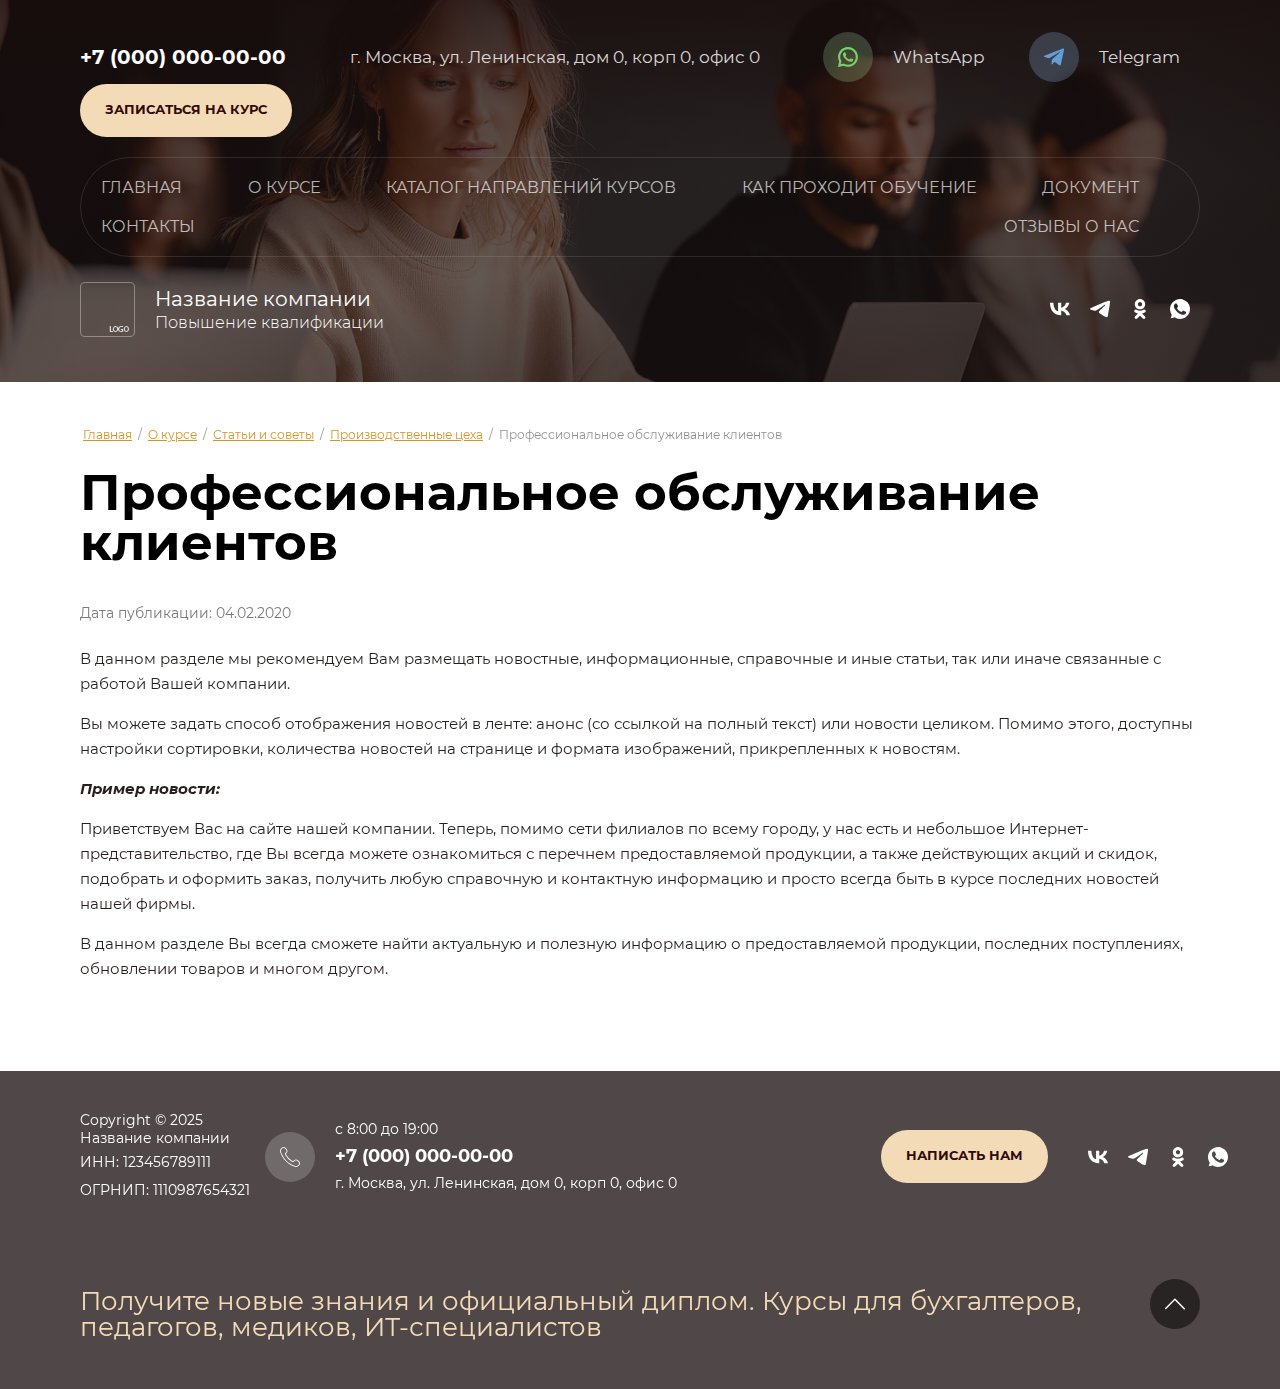
<file: article.html>
<!doctype html>
<html lang="en">
	<head>
		<meta charset="UTF-8" />
		<meta name="viewport" content="width=device-width, initial-scale=1.0" />
		<title>Архивная страница курсов</title>
		<link rel="stylesheet" href="css/fonts.css" />
		<link rel="stylesheet" href="css/root.css" />
		<link rel="stylesheet" href="css/o-kurse.css" />
		<link rel="stylesheet" href="css/archive-kurse.css" />
		<link rel="stylesheet" href="css/animate.min.css" />
		<script src="js/wow.min.js"></script>
	</head>
	<body style="">
		<div class="mosaic-wrap">
			<div class="root root--u-ibcywfqup">
				<div class="mosaic-popup mosaic-popup--u-i6fnbs3ah">
					<div class="mosaic-popup__inner-bg mosaic-popup__inner-bg--u-iim3w5fa1">
						<div class="mosaic-popup__inner-data mosaic-popup__inner-data--u-ibozsrwvn">
							<div class="mosaic-popup__close mosaic-popup__close--u-iqxwzmwlp">
								<span class="svg_image svg_image--u-im0u0viwr">
									<svg xmlns="http://www.w3.org/2000/svg" width="16.41" height="16.406" viewBox="0 0 16.41 16.406">
										<path
											d="M9.86 8.058l6.16 6.161a1.286 1.286 0 0 1-1.82 1.817L8.04 9.875l-5.86 5.857A1.252 1.252 0 0 1 .41 13.96l5.86-5.857-5.9-5.9A1.282 1.282 0 1 1 2.18.386l5.9 5.9L13.9.471a1.252 1.252 0 1 1 1.77 1.772z"
											fill-rule="evenodd"
											class="path-ij1ve12k6"
										></path>
									</svg>
								</span>
							</div>
							<div class="mosaic-form mosaic-form--u-iyjjmcepo">
								<form action="mails/callback-mail.php" class="mosaic-form__form mosaic-form__form--u-iwsx1397a">
									<div class="mosaic-form__title mosaic-form__title--u-iacq4vc9z">
										<span class="text-block-wrap-div">Записаться на курс</span>
									</div>
									<div class="div div--u-i1om4z0p8">
										<div class="mosaic-form__field mosaic-form__field--u-i3bdh0fvm">
											<!--noindex-->
											<div class="mosaic-form__error mosaic-form__error--u-in1yotpdk is-removed">
												<span class="text-block-wrap-div">это поле обязательно для заполнения</span>
											</div>
											<!--/noindex-->
											<div class="mosaic-form__header mosaic-form__header--u-i978tvlqr">
												<span class="mosaic-form__name mosaic-form__name--u-ibutptk30"
													><span class="text-block-wrap-div">Строка ввода:</span></span
												><span class="mosaic-form__required mosaic-form__required--u-itjutd3kf is-removed"
													><span class="text-block-wrap-div">* </span></span
												>
											</div>
											<div class="mosaic-form__body mosaic-form__body--u-i8vj08i1m">
												<div class="mosaic-form__icon mosaic-form__icon--u-ijow40kc0">
													<span class="svg_image svg_image--u-i866kyae0"></span>
												</div>
												<input
													type="text"
													placeholder="Ваш адрес"
													name="address"
													class="mosaic-form__text mosaic-form__text--u-i3kvj8jn2"
												/>
											</div>
											<div class="mosaic-form__note mosaic-form__note--u-izhs2gv50 is-removed"></div>
										</div>
										<div class="mosaic-form__field mosaic-form__field--u-i38c5r4tj">
											<!--noindex-->
											<div class="mosaic-form__error mosaic-form__error--u-i0gsidc3q is-removed">
												<span class="text-block-wrap-div">это поле обязательно для заполнения</span>
											</div>
											<!--/noindex-->
											<div class="mosaic-form__header mosaic-form__header--u-ignt4mbed">
												<span class="mosaic-form__name mosaic-form__name--u-imir0ihrj"
													><span class="text-block-wrap-div">Телефон:</span></span
												><span class="mosaic-form__required mosaic-form__required--u-i4bpgonih"
													><span class="text-block-wrap-div">* </span></span
												>
											</div>
											<div class="mosaic-form__body mosaic-form__body--u-idpfeo902">
												<div class="mosaic-form__icon mosaic-form__icon--u-ionl1f5vp">
													<span class="svg_image svg_image--u-imgr86jq5"></span>
												</div>
												<input type="tel" name="tel" placeholder="Телефон *" class="mosaic-form__text mosaic-form__text--u-it5nzmjjk" />
											</div>
											<div class="mosaic-form__note mosaic-form__note--u-itxjzugwf is-removed"></div>
										</div>
										<div class="mosaic-form__field mosaic-form__field--u-i37kfqwac">
											<!--noindex-->
											<div class="mosaic-form__error mosaic-form__error--u-ihxznargw is-removed">
												<span class="text-block-wrap-div">это поле обязательно для заполнения</span>
											</div>
											<!--/noindex-->
											<div class="mosaic-form__header mosaic-form__header--u-imqu3rmw8">
												<span class="mosaic-form__name mosaic-form__name--u-io7w7mawl"
													><span class="text-block-wrap-div">E-mail:</span></span
												><span class="mosaic-form__required mosaic-form__required--u-iipk53m0x is-removed"
													><span class="text-block-wrap-div">* </span></span
												>
											</div>
											<div class="mosaic-form__body mosaic-form__body--u-ijqm7e5ls">
												<div class="mosaic-form__icon mosaic-form__icon--u-ifu41tibu">
													<span class="svg_image svg_image--u-i9lnmh20e"></span>
												</div>
												<input
													type="email"
													name="email"
													placeholder="E-mail"
													class="mosaic-form__text mosaic-form__text--u-i4zr6bis1"
												/>
											</div>
											<div class="mosaic-form__note mosaic-form__note--u-ilv3eglhg is-removed"></div>
										</div>
										<div class="mosaic-form__field mosaic-form__field--u-ijupsfj38">
											<!--noindex-->
											<div class="mosaic-form__error mosaic-form__error--u-ik0ykfi0y is-removed">
												<span class="text-block-wrap-div">это поле обязательно для заполнения</span>
											</div>
											<!--/noindex-->
											<div class="mosaic-form__header mosaic-form__header--u-i38hynusa">
												<span class="mosaic-form__name mosaic-form__name--u-iudtiaqoa"
													><span class="text-block-wrap-div">Область ввода:</span></span
												><span class="mosaic-form__required mosaic-form__required--u-iss44b7p9 is-removed"
													><span class="text-block-wrap-div">* </span></span
												>
											</div>
											<div class="mosaic-form__body mosaic-form__body--u-i41aqhogt">
												<div class="mosaic-form__icon mosaic-form__icon--u-igapui408">
													<span class="svg_image svg_image--u-icmc4sm76"></span>
												</div>
												<textarea
													name="question"
													placeholder="Ваш вопрос"
													class="mosaic-form__textarea mosaic-form__textarea--u-ia9y9rf9l"
												></textarea>
											</div>
											<div class="mosaic-form__note mosaic-form__note--u-ivzaandjw is-removed"></div>
										</div>
									</div>
									<div class="mosaic-form__field mosaic-form__field--u-ixu80mu3q">
										<!--noindex-->
										<div class="mosaic-form__error mosaic-form__error--u-ih65iwl2d is-removed">
											<span class="text-block-wrap-div">это поле обязательно для заполнения</span>
										</div>
										<!--/noindex-->
										<div class="mosaic-form__header mosaic-form__header--u-i1n5rh36d">
											<span class="mosaic-form__name mosaic-form__name--u-imeq4ck1o"
												><span class="text-block-wrap-div">Галочка</span></span
											><span class="mosaic-form__required mosaic-form__required--u-i4jxv8c62 is-removed"
												><span class="text-block-wrap-div">* </span></span
											>
										</div>
										<label class="mosaic-form__label mosaic-form__label--u-igkj6ded9"
											><input
												type="checkbox"
												name="agreement"
												value="Ознакомлен с пользовательским соглашением"
												class="mosaic-form__checkbox mosaic-form__checkbox--u-ipkpe12aq"
											/><span class="mosaic-form__checkbox-icon mosaic-form__checkbox-icon--u-i4ba4orh4"></span
											><span class="mosaic-form__value mosaic-form__value--u-iuv4z9pvs"
												><span class="text-block-wrap-div">Ознакомлен с пользовательским соглашением</span></span
											></label
										>
										<div class="mosaic-form__note mosaic-form__note--u-i9wu11dpk is-removed"></div>
									</div>
									<button type="submit" class="mosaic-form__button mosaic-form__button--u-ihqwpp16f">
										<span class="button__text button__text--u-ixtzflqi8"><span class="text-block-wrap-div">Отправить</span></span></button
									><re-captcha></re-captcha>
								</form>
								<!--noindex-->
								<div class="mosaic-form__success mosaic-form__success--u-ilw9exebi is-removed">
									<div class="mosaic-form__success__text mosaic-form__success__text--u-iimvls0q9">
										<span class="text-block-wrap-div">Спасибо! Форма отправлена</span>
									</div>
								</div>
								<!--/noindex-->
							</div>
						</div>
					</div>
				</div>
				<div class="section section--u-iuqh7gk14">
					<div class="div div--u-ibl6xyh2p">
						<div class="section section--u-ie41r58os">
							<div class="div div--u-ige14ztwb">
								<div class="div div--u-iz7p7tcug">
									<div class="list list--u-i99wkb6ie">
										<div class="list__item list__item--u-iqvnaqrvp">
											<a target="_self" href="tel:" class="link-universal link-universal--u-i2gx7d7z2">
												<div class="text text--u-ivur73rjr">
													<span class="text-block-wrap-div">+7 (000) 000-00-00</span>
												</div>
											</a>
										</div>
									</div>
								</div>
								<div class="div div--u-ida5z40u2">
									<div class="list list--u-i8xxmxuqc">
										<div class="list__item list__item--u-if57zb42r">
											<div class="text text--u-iks06b845">
												<span class="text-block-wrap-div">г. Москва, ул. Ленинская, дом 0, корп 0, офис 0</span>
											</div>
										</div>
									</div>
								</div>
								<div class="div div--u-if8m6hfjg">
									<div class="list list--u-id9txhv53">
										<div class="list__item list__item--u-izm0hwedg">
											<a target="_self" href="mailto:" class="link-universal link-universal--u-itn05k4qx">
												<div class="div div--u-ieeym1dd5">
													<span class="svg_image svg_image--u-in68x7mcj">
														<svg xmlns="http://www.w3.org/2000/svg" viewBox="0 0 418.135 418.135" width="418.135" height="418.135">
															<path
																d="M198.929.242C88.5 5.5 1.356 97.466 1.691 208.02c.102 33.672 8.231 65.454 22.571 93.536L2.245 408.429c-1.191 5.781 4.023 10.843 9.766 9.483l104.723-24.811c26.905 13.402 57.125 21.143 89.108 21.631 112.869 1.724 206.982-87.897 210.5-200.724C420.113 93.065 320.295-5.538 198.929.242zm124.957 321.955c-30.669 30.669-71.446 47.559-114.818 47.559-25.396 0-49.71-5.698-72.269-16.935l-14.584-7.265-64.206 15.212 13.515-65.607-7.185-14.07c-11.711-22.935-17.649-47.736-17.649-73.713 0-43.373 16.89-84.149 47.559-114.819 30.395-30.395 71.837-47.56 114.822-47.56 43.372.001 84.147 16.891 114.816 47.559 30.669 30.669 47.559 71.445 47.56 114.817-.001 42.986-17.166 84.428-47.561 114.822z"
																class="path-ixkhr0ux7"
															></path>
															<path
																d="M309.712 252.351l-40.169-11.534a14.971 14.971 0 0 0-14.816 3.903l-9.823 10.008c-4.142 4.22-10.427 5.576-15.909 3.358-19.002-7.69-58.974-43.23-69.182-61.007-2.945-5.128-2.458-11.539 1.158-16.218l8.576-11.095a14.97 14.97 0 0 0 1.847-15.21l-16.9-38.223c-4.048-9.155-15.747-11.82-23.39-5.356-11.211 9.482-24.513 23.891-26.13 39.854-2.851 28.144 9.219 63.622 54.862 106.222 52.73 49.215 94.956 55.717 122.449 49.057 15.594-3.777 28.056-18.919 35.921-31.317 5.362-8.453 1.128-19.679-8.494-22.442z"
																class="path-i558hbw9a"
															></path>
														</svg>
													</span>
												</div>
												<div class="text text--u-i2wwkv9f5">
													<span class="text-block-wrap-div">WhatsApp</span>
												</div>
											</a>
										</div>
									</div>
								</div>
								<div class="div div--u-i8gb385xk">
									<div class="list list--u-ixebabtr6">
										<div class="list__item list__item--u-ih8p9c514">
											<a target="_self" href="mailto:" class="link-universal link-universal--u-in5marjrz">
												<div class="div div--u-i5ii0cj1c">
													<span class="svg_image svg_image--u-iovkrsaj0">
														<svg xmlns="http://www.w3.org/2000/svg" width="29.719" height="25.281" viewBox="0 0 29.719 25.281">
															<path
																d="M11.128 23.676l.532-7.074c.308-.2.514-.529.8-.746.506-.386.914-.868 1.42-1.254l.3-.328c1.248-.953 2.242-2.212 3.491-3.164.368-.281.66-.669 1.035-.955.485-.37.869-.878 1.361-1.253l.3-.328c.364-.278.649-.653 1.005-.926.633-.483 1.142-1.1 1.775-1.582.238-.181.414-.475.651-.657a1.489 1.489 0 0 0 .769-.9 1.113 1.113 0 0 0-1.212.239c-.983.651-2 1.306-2.988 1.94-3.014 1.927-6.036 3.78-9.053 5.7q-1.188.756-2.4 1.522a3.263 3.263 0 0 1-1.183.686 7.453 7.453 0 0 0-1.45-.448c-1.284-.435-2.65-.82-3.934-1.254a7.523 7.523 0 0 1-2.16-.746l-.177-.269c-.023-.978.752-1.183 1.479-1.492 1.3-.556 2.664-1 3.994-1.552 4.253-1.78 8.674-3.3 12.928-5.074 1.457-.609 2.948-1.092 4.379-1.7C24.385 1.382 26.031.834 27.612.18a1.489 1.489 0 0 1 1.834.3 3.149 3.149 0 0 1 .059 2.447c-.095.342-.081.65-.178.985-.209.73-.261 1.51-.473 2.269-.623 2.228-.861 4.636-1.479 6.865-.173.625-.18 1.225-.355 1.85-.622 2.228-.861 4.635-1.479 6.865-.293 1.055-.308 2.765-1.065 3.313-.816.59-1.906-.22-2.426-.6-1.259-.911-2.463-1.935-3.728-2.835-.586-.418-1.139-.873-1.715-1.284a4.613 4.613 0 0 1-.74-.537 3.218 3.218 0 0 0-.68.657c-.333.253-.563.618-.888.865a14.18 14.18 0 0 0-1.39 1.313 2.54 2.54 0 0 1-1.781 1.023z"
																fill-rule="evenodd"
																class="path-iu15mjz5q"
															></path>
														</svg>
													</span>
												</div>
												<div class="text text--u-ixefawkr9">
													<span class="text-block-wrap-div">Telegram</span>
												</div>
											</a>
										</div>
									</div>
								</div>
								<div class="div div--u-igqeyih6g">
									<div role="button" class="link-universal link-universal--u-ikofmis2h">
										<div class="text text--u-iwuj0ajod">
											<span class="text-block-wrap-div">Записаться на курс</span>
										</div>
									</div>
								</div>
							</div>
							<div class="div div--u-iuw2cx10r">
								<div class="hor-menu hor-menu--u-i3bjdv9ob flex-menu">
									<ul class="hor-menu__list hor-menu__list--u-ij93uzkw5">
										<li class="hor-menu__item hor-menu__item--u-iggcx09k2">
											<a href="index.html" class="hor-menu__link hor-menu__link--u-ix575hv02">
												<span class="hor-menu__text hor-menu__text--u-ihigo1c04">
													<span class="text-block-wrap-div">Главная</span>
												</span>
											</a>
										</li>
										<li class="hor-menu__item hor-menu__item--u-iggcx09k2 is-current has-child">
											<a href="o-kurse.html" class="hor-menu__link hor-menu__link--u-ix575hv02">
												<span class="hor-menu__text hor-menu__text--u-ihigo1c04">
													<span class="text-block-wrap-div">О курсе</span>
												</span>
												<span class="hor-menu__icon hor-menu__icon--u-i9c9ipswi"></span>
											</a>

											<ul class="hor-menu__sub_list hor-menu__sub_list--u-isqrmm3bo">
												<li class="hor-menu__sub_item hor-menu__sub_item--u-i39wcd8zh is-current">
													<a href="archive-kurse.html" class="hor-menu__sub_link hor-menu__sub_link--u-i2g1xria8">
														<span class="hor-menu__sub_text hor-menu__sub_text--u-i4ranael9">
															<span class="text-block-wrap-div">Статьи и советы</span>
														</span>
													</a>
												</li>
												<li class="hor-menu__sub_item hor-menu__sub_item--u-i39wcd8zh">
													<a href="/rekvizity" class="hor-menu__sub_link hor-menu__sub_link--u-i2g1xria8">
														<span class="hor-menu__sub_text hor-menu__sub_text--u-i4ranael9">
															<span class="text-block-wrap-div">Реквизиты</span>
														</span>
													</a>
												</li>
											</ul>
										</li>
										<li class="hor-menu__item hor-menu__item--u-iggcx09k2 has-child">
											<a href="catalog.html" class="hor-menu__link hor-menu__link--u-ix575hv02">
												<span class="hor-menu__text hor-menu__text--u-ihigo1c04">
													<span class="text-block-wrap-div">Каталог направлений курсов</span>
												</span>
												<span class="hor-menu__icon hor-menu__icon--u-i9c9ipswi"></span>
											</a>

											<ul class="hor-menu__sub_list hor-menu__sub_list--u-isqrmm3bo">
												<li class="hor-menu__sub_item hor-menu__sub_item--u-i39wcd8zh">
													<a href="article-catalog.html" class="hor-menu__sub_link hor-menu__sub_link--u-i2g1xria8">
														<span class="hor-menu__sub_text hor-menu__sub_text--u-i4ranael9">
															<span class="text-block-wrap-div">Экономика и бухгалтерский учет</span>
														</span>
													</a>
												</li>
												<li class="hor-menu__sub_item hor-menu__sub_item--u-i39wcd8zh">
													<a href="article-catalog.html" class="hor-menu__sub_link hor-menu__sub_link--u-i2g1xria8">
														<span class="hor-menu__sub_text hor-menu__sub_text--u-i4ranael9">
															<span class="text-block-wrap-div">Образование и педагогика</span>
														</span>
													</a>
												</li>
												<li class="hor-menu__sub_item hor-menu__sub_item--u-i39wcd8zh">
													<a href="article-catalog.html" class="hor-menu__sub_link hor-menu__sub_link--u-i2g1xria8">
														<span class="hor-menu__sub_text hor-menu__sub_text--u-i4ranael9">
															<span class="text-block-wrap-div">Медицина и здравоохранение</span>
														</span>
													</a>
												</li>
												<li class="hor-menu__sub_item hor-menu__sub_item--u-i39wcd8zh">
													<a href="article-catalog.html" class="hor-menu__sub_link hor-menu__sub_link--u-i2g1xria8">
														<span class="hor-menu__sub_text hor-menu__sub_text--u-i4ranael9">
															<span class="text-block-wrap-div">Информационные технологии</span>
														</span>
													</a>
												</li>
												<li class="hor-menu__sub_item hor-menu__sub_item--u-i39wcd8zh">
													<a href="article-catalog.html" class="hor-menu__sub_link hor-menu__sub_link--u-i2g1xria8">
														<span class="hor-menu__sub_text hor-menu__sub_text--u-i4ranael9">
															<span class="text-block-wrap-div">Инженерия и строительство</span>
														</span>
													</a>
												</li>
												<li class="hor-menu__sub_item hor-menu__sub_item--u-i39wcd8zh">
													<a href="article-catalog.html" class="hor-menu__sub_link hor-menu__sub_link--u-i2g1xria8">
														<span class="hor-menu__sub_text hor-menu__sub_text--u-i4ranael9">
															<span class="text-block-wrap-div">Управление и менеджмент</span>
														</span>
													</a>
												</li>
												<li class="hor-menu__sub_item hor-menu__sub_item--u-i39wcd8zh">
													<a href="article-catalog.html" class="hor-menu__sub_link hor-menu__sub_link--u-i2g1xria8">
														<span class="hor-menu__sub_text hor-menu__sub_text--u-i4ranael9">
															<span class="text-block-wrap-div">Туризм и сервис</span>
														</span>
													</a>
												</li>
											</ul>
										</li>
										<li class="hor-menu__item hor-menu__item--u-iggcx09k2">
											<a href="/kak-prohodit-obuchenie" class="hor-menu__link hor-menu__link--u-ix575hv02">
												<span class="hor-menu__text hor-menu__text--u-ihigo1c04">
													<span class="text-block-wrap-div">Как проходит обучение</span>
												</span>
											</a>
										</li>
										<li class="hor-menu__item hor-menu__item--u-iggcx09k2">
											<a href="/dokument" class="hor-menu__link hor-menu__link--u-ix575hv02">
												<span class="hor-menu__text hor-menu__text--u-ihigo1c04">
													<span class="text-block-wrap-div">Документ</span>
												</span>
											</a>
										</li>
										<li class="hor-menu__item hor-menu__item--u-iggcx09k2">
											<a href="/kontakty" class="hor-menu__link hor-menu__link--u-ix575hv02">
												<span class="hor-menu__text hor-menu__text--u-ihigo1c04">
													<span class="text-block-wrap-div">Контакты</span>
												</span>
											</a>
										</li>
										<li class="hor-menu__item hor-menu__item--u-iggcx09k2">
											<a href="/otzyvy-o-nas" class="hor-menu__link hor-menu__link--u-ix575hv02">
												<span class="hor-menu__text hor-menu__text--u-ihigo1c04">
													<span class="text-block-wrap-div">Отзывы о нас</span>
												</span>
											</a>
										</li>
									</ul>
									<ul class="hor-menu__more_list hor-menu__more_list--u-ib4nesyvb" style="display: none">
										<li class="hor-menu__item hor-menu__item--u-izsl1ku0v">
											<a href="#" class="hor-menu__more_link hor-menu__more_link--u-idd5bznx8">
												<span class="hor-menu__text hor-menu__text--u-ix8w75tzz">
													<span class="text-block-wrap-div">...</span>
												</span>
											</a>
											<ul class="hor-menu__sub_list hor-menu__sub_list--u-ikafrc9bb"></ul>
										</li>
									</ul>
								</div>
							</div>
						</div>
						<div class="section section--u-i9t9jamjn">
							<div class="div div--u-ibqzfvbr4">
								<div class="div div--u-is6pr6s7f">
									<a href="index.html" class="link-universal link-universal--u-itgxitplz">
										<div class="imageFit imageFit--u-ig8fag9qi photo-swipe-image-nc">
											<img src="img/logo.webp" alt="LOGO87211" title="" class="imageFit__img imageFit__img--u-iyv3rdsz1" />
											<div class="imageFit__overlay imageFit__overlay--u-ip8slgbro"></div>
											<div class="imageFit__zoom imageFit__zoom--u-i44qthsn3">
												<span class="svg_image svg_image--u-i83vqrpze"> </span>
											</div>
										</div>
									</a>
									<div class="div div--u-iah4jl8a7">
										<a href="index.html" class="link-universal link-universal--u-iljh3vrqf">
											<div class="text text--u-iedrbdreu">
												<span class="text-block-wrap-div">Название компании</span>
											</div>
										</a>
										<div class="text text--u-i77u2xa8t">
											<span class="text-block-wrap-div">Повышение квалификации</span>
										</div>
									</div>
								</div>
								<div class="div div--u-ih2638amk">
									<div class="list list--u-ipyaa0nel">
										<div class="list__item list__item--u-irihptyui">
											<a target="_blank" href="index.html" class="link-universal link-universal--u-i7zkk7cbp">
												<span class="svg_image svg_image--u-ieb9j10ao">
													<svg xmlns="http://www.w3.org/2000/svg" width="322" height="201" viewBox="0 0 322 201">
														<path
															d="M0 0h54.58v2.185c3.38 5.7 2.06 33.917 4.36 42.6 10.06 37.941 30.08 88.8 70.95 93.946V0h51.3v78.652c33.79-.324 72.45-48 76.41-78.652h52.39c-2.3 38.382-41.67 86.212-69.85 99.408a3.058 3.058 0 0 0 1.09 1.092c7.18 6.791 18.27 10.518 26.19 16.386C288.4 132.41 317.7 169.768 322 201h-56.76c-11.76-29.971-26.81-49.386-54.58-63.359-5-2.516-22.56-11.049-28.38-7.646-2.51 4-1.09 14.747-1.09 20.755V201C59.7 202.2.14 119.781 0 0z"
															fill-rule="evenodd"
															class="path-irkakbs5m"
														></path>
													</svg>
												</span>
											</a>
										</div>
										<div class="list__item list__item--u-irihptyui">
											<a target="_blank" href="index.html" class="link-universal link-universal--u-i7zkk7cbp">
												<span class="svg_image svg_image--u-ieb9j10ao">
													<svg xmlns="http://www.w3.org/2000/svg" width="286.84" height="237.406" viewBox="0 0 286.84 237.406">
														<path
															d="M196 87l-62 59s-18.73 15.886 0 29 78 53 78 53 18.52 11.636 29 9 13.52-11.114 18-37 17.27-99.614 25-153c4.23-36.136 6.52-47.364-14-47-16.02 2.364-75 27-75 27L53 88l-39 17s-14.23 7.136-14 13 8.02 9.636 27 15 36.27 12.136 50 10 47-26 47-26l72-49s15.52-12.614 21-9-4.5 13.25-21 28z"
															fill-rule="evenodd"
															class="path-ieuuuqbq6"
														></path>
													</svg>
												</span>
											</a>
										</div>
										<div class="list__item list__item--u-irihptyui">
											<a target="_blank" href="index.html" class="link-universal link-universal--u-i7zkk7cbp">
												<span class="svg_image svg_image--u-ieb9j10ao">
													<svg xmlns="http://www.w3.org/2000/svg" viewBox="0 0 1258.2 2174.7" width="1258.2" height="2174.7">
														<path
															d="M629.9 1122.4c310-.1 561.1-251.5 561-561.4C1190.8 251 939.4-.1 629.5 0S68.4 251.5 68.5 561.4c.4 309.8 251.6 560.8 561.4 561m0-793.4c128.4 0 232.5 104.1 232.5 232.5S758.3 793.9 629.9 793.9 397.4 689.8 397.4 561.4c.2-128.3 104.2-232.3 232.5-232.4zm226.9 1251.3c115.5-26.2 225.7-71.9 326-135 76.4-49.3 98.4-151.1 49.1-227.5-48.5-75.2-148.3-97.9-224.5-51-231.1 144.5-524.5 144.5-755.6 0-76.7-48.1-178-25.1-226.3 51.5C-23 1295-.2 1396.6 76.6 1445.1c.1 0 .2.1.2.1 100.2 63 210.4 108.7 325.8 135L88.8 1894c-62.5 66-59.6 170.2 6.5 232.7 63.5 60 162.7 60 226.2 0l308.2-308.4 308.4 308.4c64.2 64.1 168.1 64.1 232.3 0 64.1-64.2 64.1-168.1 0-232.3l-313.6-314.1z"
															class="path-iepz1qyzg"
														></path>
													</svg>
												</span>
											</a>
										</div>
										<div class="list__item list__item--u-irihptyui">
											<a target="_blank" href="index.html" class="link-universal link-universal--u-i7zkk7cbp">
												<span class="svg_image svg_image--u-ieb9j10ao">
													<svg xmlns="http://www.w3.org/2000/svg" width="143" height="141.969" viewBox="0 0 143 141.969">
														<path
															d="M5.6 137.612c.33-2.92 1.59-6.038 2.45-8.666 1.18-3.637 1.49-7.027 2.67-10.665.49-1.518 2.34-5.534 1.78-6.888a10.187 10.187 0 0 0-1.56-2.444 67.488 67.488 0 0 1-4.23-7.776 116.022 116.022 0 0 1-5.12-15.331c-.67-2.354-.33-4.347-.89-6.888-.75-3.349-1.01-9.716-.23-13.109l.45-6c1.2-4.928 1.97-9.827 3.79-14.22C13.07 25.4 26.36 12.995 46.59 4.52 58.37-.42 78.31-1.745 91.81 2.743c10.7 3.558 18.72 8.631 26.73 14.664.74.815 1.48 1.63 2.23 2.444a65.1 65.1 0 0 1 6.68 7.333 80.752 80.752 0 0 1 12.47 23.329c.99 2.978.98 5.681 1.79 8.888.9 3.6 1.86 9.773.89 14v3.555c-.51 2.194-.32 4.638-.89 6.888-1 3.921-1.64 7.975-3.12 11.554-8.43 20.366-21.9 34.053-42.33 42.438-12.37 5.078-32.89 5.58-46.33 1.111-3.76-1.249-8.08-2.677-11.36-4.666-1.88-1.135-4.2-3.294-6.69-3.555-1.8 1.31-6.04 1.484-8.46 2.222-3.26.99-6.79 1.55-10.25 2.666a35.808 35.808 0 0 1-7.57 1.998zM40.35 31.405c-.83.538-2 .413-2.9.889-2.22 1.175-5.34 5.361-6.68 7.554-5.5 9-2.03 22.045 2.45 29.329 11.5 18.712 25.97 32.891 48.78 40.439 4.02 1.329 11.33 3.484 16.71 2.222 9.34-2.189 17.51-8.235 16.04-20.442a102.037 102.037 0 0 0-13.59-6.888c-2.59-1.135-4.58-2.986-8.24-3.11a15.631 15.631 0 0 0-1.78 1.333c-1.06 1.422-1.85 2.828-2.9 4.222-.59.79-1.63 1.432-2.23 2.221-.76 1.011-1.68 2.848-2.89 3.333h-2.23c-1.05-.822-2.47-.98-3.79-1.555a51.766 51.766 0 0 1-6.01-3.111 55.523 55.523 0 0 1-16.26-15.109c-1.71-2.381-4.81-4.888-4.9-8.665 1.83-1.81 6.35-7.073 7.13-9.554.86-2.76-1.33-5.282-2.01-6.888-2.44-5.762-3.79-12-8.02-16z"
															fill-rule="evenodd"
															class="path-i4f2cbbx1"
														></path>
													</svg>
												</span>
											</a>
										</div>
									</div>
								</div>
							</div>
						</div>
					</div>
				</div>

				<div class="section section--u-i1mm52hsj">
					<div class="div div--u-ib590tatk">
						<div class="mosaic-crumbs mosaic-crumbs--u-iedna726y">
							<a href="/index.html" class="mosaic-crumbs__item_link mosaic-crumbs__item_link--u-ion7bivdc"
								><span class="text-block-wrap-div">Главная</span></a
							><span class="mosaic-crumbs__delimiter mosaic-crumbs__delimiter--u-i85f67ptd">/</span
							><a href="/o-kurse.html" class="mosaic-crumbs__item_link mosaic-crumbs__item_link--u-ion7bivdc"
								><span class="text-block-wrap-div">О курсе</span></a
							><span class="mosaic-crumbs__delimiter mosaic-crumbs__delimiter--u-i85f67ptd">/</span
							><a href="/archive-kurse.html" class="mosaic-crumbs__item_link mosaic-crumbs__item_link--u-ion7bivdc"
								><span class="text-block-wrap-div">Статьи и советы</span></a
							><span class="mosaic-crumbs__delimiter mosaic-crumbs__delimiter--u-i85f67ptd">/</span
							><a href="/taxonomy-kurse-halls.html" class="mosaic-crumbs__item_link mosaic-crumbs__item_link--u-ion7bivdc"
								><span class="text-block-wrap-div">Производственные цеха</span></a
							><span class="mosaic-crumbs__delimiter mosaic-crumbs__delimiter--u-i85f67ptd">/</span
							><span class="mosaic-crumbs__last mosaic-crumbs__last--u-i4m0w84oi"
								><span class="text-block-wrap-div">Профессиональное обслуживание клиентов</span></span
							>
						</div>
						<h1 class="page-title page-title--u-ipo71g40j">Профессиональное обслуживание клиентов</h1>
						<div class="content content--u-iwo7oqyms">
							<div class="g-page g-page-article g-page-article--main">
								<div class="g-page-article">
									<div class="g-page-article__top-panel">
										<div class="g-page-article__date">Дата публикации: 04.02.2020</div>
									</div>

									<div class="g-page-article__text">
										<p>
											В данном разделе мы рекомендуем Вам размещать новостные, информационные, справочные и иные статьи, так или иначе
											связанные с работой Вашей компании.
										</p>

										<p>
											Вы можете задать способ отображения новостей в ленте: анонс (со ссылкой на полный текст) или новости целиком. Помимо
											этого, доступны настройки сортировки, количества новостей на странице и формата изображений, прикрепленных к
											новостям.
										</p>

										<p>
											<strong><em>Пример новости:</em></strong>
										</p>

										<p>
											Приветствуем Вас на сайте нашей компании. Теперь, помимо сети филиалов по всему городу, у нас есть и небольшое
											Интернет-представительство, где Вы всегда можете ознакомиться с перечнем предоставляемой продукции, а также
											действующих акций и скидок, подобрать и оформить заказ, получить любую справочную и контактную информацию и просто
											всегда быть в курсе последних новостей нашей фирмы.
										</p>

										<p>
											В данном разделе Вы всегда сможете найти актуальную и полезную информацию о предоставляемой продукции, последних
											поступлениях, обновлении товаров и многом другом.
										</p>
									</div>

									<div class="g-clear"></div>
								</div>
							</div>
						</div>
					</div>
				</div>

				<div class="section section--u-i3l98xowf">
					<div class="div div--u-i3a3hm0a4">
						<div class="div div--u-irylfvasj">
							<div class="div div--u-i22o5bdsq">
								<div class="div div--u-ic3l1ozof">
									<div class="mosaic-site-copyright mosaic-site-copyright--u-ivs7yhxjb">Copyright © 2025 Название компании</div>
									<div class="text text--u-i60flq6do">
										<span class="text-block-wrap-div">ИНН: 123456789111</span>
									</div>
									<div class="text text--u-ibudnkn3j">
										<span class="text-block-wrap-div">ОГРНИП: 1110987654321</span>
									</div>
								</div>
								<div class="div div--u-i6h3pj8s6">
									<div class="div div--u-ibxthpmkw">
										<span class="svg_image svg_image--u-ing0y4zod">
											<svg xmlns="http://www.w3.org/2000/svg" width="51" height="51" viewBox="0 0 51 51">
												<path
													d="M40.387 51a8.877 8.877 0 0 1-2.826-.459c-17.6-5.911-30.044-18.344-37-36.953a8.987 8.987 0 0 1 2.056-9.5l2.247-2.24A6.32 6.32 0 0 1 9.361 0h.023a6.245 6.245 0 0 1 4.449 1.856 25.147 25.147 0 0 1 4.468 5.74 6.269 6.269 0 0 1-1.185 7.305l-2.078 2.07a1.559 1.559 0 0 0-.306 1.822 43.412 43.412 0 0 0 17.425 17.3 1.6 1.6 0 0 0 1.88-.277l2.018-2.01a6.359 6.359 0 0 1 7.422-1.137 25.1 25.1 0 0 1 5.684 4.44 6.175 6.175 0 0 1 1.843 4.41 6.281 6.281 0 0 1-1.862 4.5l-2.367 2.359A9.077 9.077 0 0 1 40.387 51zm-2.145-2.473a6.916 6.916 0 0 0 7.026-1.652l2.366-2.358a4.175 4.175 0 0 0 1.237-2.99 4.065 4.065 0 0 0-1.211-2.9 23.416 23.416 0 0 0-5.19-4.076 4.208 4.208 0 0 0-4.908.766l-2.017 2.01a3.722 3.722 0 0 1-4.439.623A45.507 45.507 0 0 1 12.85 19.797a3.693 3.693 0 0 1 .68-4.323l2.078-2.071a4.135 4.135 0 0 0 .807-4.811 23.208 23.208 0 0 0-4.1-5.239A4.124 4.124 0 0 0 9.376 2.13h-.014a4.2 4.2 0 0 0-2.985 1.23L4.13 5.599a6.865 6.865 0 0 0-1.566 7.252c6.716 17.98 18.72 29.984 35.678 35.681z"
													fill-rule="evenodd"
													class="path-i2ztpkvrl"
												></path>
											</svg>
										</span>
									</div>
									<div class="div div--u-iy9bxzi0m">
										<div class="text text--u-i5nsw79v5">
											<span class="text-block-wrap-div">с 8:00 до 19:00</span>
										</div>
										<div class="list list--u-ikxpe4s8h">
											<div class="list__item list__item--u-iboggbg4r">
												<a target="_self" href="tel:" class="link-universal link-universal--u-isxhzcfu9">
													<div class="text text--u-i1ztaoo2g">
														<span class="text-block-wrap-div">+7 (000) 000-00-00</span>
													</div>
												</a>
											</div>
										</div>
										<div class="text text--u-ick6icfd5">
											<span class="text-block-wrap-div">г. Москва, ул. Ленинская, дом 0, корп 0, офис 0</span>
										</div>
									</div>
								</div>
								<div class="div div--u-i0tnm1p5x">
									<div role="button" class="link-universal link-universal--u-i9wqqd5h5">
										<div class="text text--u-iccb8ch0c">
											<span class="text-block-wrap-div">Написать нам</span>
										</div>
									</div>
									<div class="div div--u-ik7golrpf">
										<div class="list list--u-ivusjbsr5">
											<div class="list__item list__item--u-itbtc9gvc">
												<a target="_blank" href="index.html" class="link-universal link-universal--u-idfvuzsdo">
													<span class="svg_image svg_image--u-ib49gv24c">
														<svg xmlns="http://www.w3.org/2000/svg" width="322" height="201" viewBox="0 0 322 201">
															<path
																d="M0 0h54.58v2.185c3.38 5.7 2.06 33.917 4.36 42.6 10.06 37.941 30.08 88.8 70.95 93.946V0h51.3v78.652c33.79-.324 72.45-48 76.41-78.652h52.39c-2.3 38.382-41.67 86.212-69.85 99.408a3.058 3.058 0 0 0 1.09 1.092c7.18 6.791 18.27 10.518 26.19 16.386C288.4 132.41 317.7 169.768 322 201h-56.76c-11.76-29.971-26.81-49.386-54.58-63.359-5-2.516-22.56-11.049-28.38-7.646-2.51 4-1.09 14.747-1.09 20.755V201C59.7 202.2.14 119.781 0 0z"
																fill-rule="evenodd"
																class="path-irkakbs5m"
															></path>
														</svg>
													</span>
												</a>
											</div>
											<div class="list__item list__item--u-itbtc9gvc">
												<a target="_blank" href="index.html" class="link-universal link-universal--u-idfvuzsdo">
													<span class="svg_image svg_image--u-ib49gv24c">
														<svg xmlns="http://www.w3.org/2000/svg" width="286.84" height="237.406" viewBox="0 0 286.84 237.406">
															<path
																d="M196 87l-62 59s-18.73 15.886 0 29 78 53 78 53 18.52 11.636 29 9 13.52-11.114 18-37 17.27-99.614 25-153c4.23-36.136 6.52-47.364-14-47-16.02 2.364-75 27-75 27L53 88l-39 17s-14.23 7.136-14 13 8.02 9.636 27 15 36.27 12.136 50 10 47-26 47-26l72-49s15.52-12.614 21-9-4.5 13.25-21 28z"
																fill-rule="evenodd"
																class="path-ieuuuqbq6"
															></path>
														</svg>
													</span>
												</a>
											</div>
											<div class="list__item list__item--u-itbtc9gvc">
												<a target="_blank" href="index.html" class="link-universal link-universal--u-idfvuzsdo">
													<span class="svg_image svg_image--u-ib49gv24c">
														<svg xmlns="http://www.w3.org/2000/svg" viewBox="0 0 1258.2 2174.7" width="1258.2" height="2174.7">
															<path
																d="M629.9 1122.4c310-.1 561.1-251.5 561-561.4C1190.8 251 939.4-.1 629.5 0S68.4 251.5 68.5 561.4c.4 309.8 251.6 560.8 561.4 561m0-793.4c128.4 0 232.5 104.1 232.5 232.5S758.3 793.9 629.9 793.9 397.4 689.8 397.4 561.4c.2-128.3 104.2-232.3 232.5-232.4zm226.9 1251.3c115.5-26.2 225.7-71.9 326-135 76.4-49.3 98.4-151.1 49.1-227.5-48.5-75.2-148.3-97.9-224.5-51-231.1 144.5-524.5 144.5-755.6 0-76.7-48.1-178-25.1-226.3 51.5C-23 1295-.2 1396.6 76.6 1445.1c.1 0 .2.1.2.1 100.2 63 210.4 108.7 325.8 135L88.8 1894c-62.5 66-59.6 170.2 6.5 232.7 63.5 60 162.7 60 226.2 0l308.2-308.4 308.4 308.4c64.2 64.1 168.1 64.1 232.3 0 64.1-64.2 64.1-168.1 0-232.3l-313.6-314.1z"
																class="path-iepz1qyzg"
															></path>
														</svg>
													</span>
												</a>
											</div>
											<div class="list__item list__item--u-itbtc9gvc">
												<a target="_blank" href="index.html" class="link-universal link-universal--u-idfvuzsdo">
													<span class="svg_image svg_image--u-ib49gv24c">
														<svg xmlns="http://www.w3.org/2000/svg" width="143" height="141.969" viewBox="0 0 143 141.969">
															<path
																d="M5.6 137.612c.33-2.92 1.59-6.038 2.45-8.666 1.18-3.637 1.49-7.027 2.67-10.665.49-1.518 2.34-5.534 1.78-6.888a10.187 10.187 0 0 0-1.56-2.444 67.488 67.488 0 0 1-4.23-7.776 116.022 116.022 0 0 1-5.12-15.331c-.67-2.354-.33-4.347-.89-6.888-.75-3.349-1.01-9.716-.23-13.109l.45-6c1.2-4.928 1.97-9.827 3.79-14.22C13.07 25.4 26.36 12.995 46.59 4.52 58.37-.42 78.31-1.745 91.81 2.743c10.7 3.558 18.72 8.631 26.73 14.664.74.815 1.48 1.63 2.23 2.444a65.1 65.1 0 0 1 6.68 7.333 80.752 80.752 0 0 1 12.47 23.329c.99 2.978.98 5.681 1.79 8.888.9 3.6 1.86 9.773.89 14v3.555c-.51 2.194-.32 4.638-.89 6.888-1 3.921-1.64 7.975-3.12 11.554-8.43 20.366-21.9 34.053-42.33 42.438-12.37 5.078-32.89 5.58-46.33 1.111-3.76-1.249-8.08-2.677-11.36-4.666-1.88-1.135-4.2-3.294-6.69-3.555-1.8 1.31-6.04 1.484-8.46 2.222-3.26.99-6.79 1.55-10.25 2.666a35.808 35.808 0 0 1-7.57 1.998zM40.35 31.405c-.83.538-2 .413-2.9.889-2.22 1.175-5.34 5.361-6.68 7.554-5.5 9-2.03 22.045 2.45 29.329 11.5 18.712 25.97 32.891 48.78 40.439 4.02 1.329 11.33 3.484 16.71 2.222 9.34-2.189 17.51-8.235 16.04-20.442a102.037 102.037 0 0 0-13.59-6.888c-2.59-1.135-4.58-2.986-8.24-3.11a15.631 15.631 0 0 0-1.78 1.333c-1.06 1.422-1.85 2.828-2.9 4.222-.59.79-1.63 1.432-2.23 2.221-.76 1.011-1.68 2.848-2.89 3.333h-2.23c-1.05-.822-2.47-.98-3.79-1.555a51.766 51.766 0 0 1-6.01-3.111 55.523 55.523 0 0 1-16.26-15.109c-1.71-2.381-4.81-4.888-4.9-8.665 1.83-1.81 6.35-7.073 7.13-9.554.86-2.76-1.33-5.282-2.01-6.888-2.44-5.762-3.79-12-8.02-16z"
																fill-rule="evenodd"
																class="path-i4f2cbbx1"
															></path>
														</svg>
													</span>
												</a>
											</div>
										</div>
									</div>
								</div>
							</div>
							<div class="div div--u-ih3h5tazc">
								<div class="div div--u-ibhcgycgd">
									<div class="blocklist__item_title blocklist__item_title--u-ifk3wyu8n">
										<span class="text-block-wrap-div"
											>Получите новые знания и официальный диплом. Курсы для бухгалтеров, педагогов, медиков, ИТ-специалистов</span
										>
									</div>
								</div>
								<div class="div div--u-ijft4pmxz">
									<button role="button" class="button-up button-up--u-igorgqpz7">
										<span class="svg_image svg_image--u-iorsre8w1">
											<svg xmlns="http://www.w3.org/2000/svg" width="55.03" height="30.125" viewBox="0 0 55.03 30.125">
												<path
													d="M54.42 29.509a1.994 1.994 0 0 1-2.84 0L27.12 4.818 3.37 28.789a1.968 1.968 0 0 1-2.8 0 2.015 2.015 0 0 1 0-2.824L25.75.549a1.968 1.968 0 0 1 2.8 0c.02.018.02.042.04.061a1.767 1.767 0 0 1 .24.2l25.59 25.826a2.034 2.034 0 0 1 0 2.873z"
													fill-rule="evenodd"
													class="path-i62gk2rwg"
												></path>
											</svg>
										</span>
									</button>
									<div class="mosaic-site-counters mosaic-site-counters--u-iklvmsyd0">
										<!--__INFO2025-10-15 10:41:03INFO__-->
									</div>
								</div>
							</div>
						</div>
					</div>
				</div>

				<div class="side-panel side-panel--u-i9vrxi7xh">
					<div class="side-panel__button-open side-panel__button-open--u-ikkgsxyge">
						<span class="svg_image svg_image--u-i9yah5ua6">
							<svg xmlns="http://www.w3.org/2000/svg" width="22.13" height="14.562" viewBox="0 0 22.13 14.562">
								<path
									d="M20.85 8.556H1.28a1.285 1.285 0 0 1 0-2.57h19.57a1.285 1.285 0 0 1 0 2.57zm0-6H1.28a1.285 1.285 0 0 1 0-2.57h19.57a1.285 1.285 0 0 1 0 2.57zm-19.57 9.43h19.57a1.285 1.285 0 0 1 0 2.57H1.28a1.285 1.285 0 0 1 0-2.569z"
									fill-rule="evenodd"
									class="path-ijde2zpzp"
								></path>
							</svg>
						</span>
					</div>
					<div class="side-panel__mask side-panel__mask--u-ie2ugt4qt"></div>
					<div class="side-panel__content side-panel__content--u-i2jo7s1fj" style="left: auto; right: 0px">
						<div class="side-panel__button-close side-panel__button-close--u-iubk127oq">
							<span class="svg_image svg_image--u-iqgq8nf8x">
								<svg xmlns="http://www.w3.org/2000/svg" width="16.41" height="16.406" viewBox="0 0 16.41 16.406">
									<path
										d="M9.86 8.058l6.16 6.161a1.286 1.286 0 0 1-1.82 1.817L8.04 9.875l-5.86 5.857A1.252 1.252 0 0 1 .41 13.96l5.86-5.857-5.9-5.9A1.282 1.282 0 1 1 2.18.386l5.9 5.9L13.9.471a1.252 1.252 0 1 1 1.77 1.772z"
										fill-rule="evenodd"
										class="path-id3efmiyd"
									></path>
								</svg>
							</span>
						</div>
						<div class="side-panel__content-inner side-panel__content-inner--u-ig5mf5hls">
							<div class="ver-menu ver-menu--u-ijov1ryfh">
								<ul class="ver-menu__list ver-menu__list--u-ieml6up2m">
									<li class="ver-menu__item ver-menu__item--u-iqzz9fwq5">
										<a href="index.html" class="ver-menu__link ver-menu__link--u-iuy5nlram">
											<span class="ver-menu__text ver-menu__text--u-ios9ejiha">
												<span class="text-block-wrap-div">Главная</span>
											</span>
										</a>
									</li>
									<li class="ver-menu__item ver-menu__item--u-iqzz9fwq5 is-current">
										<a href="o-kurse.html" class="ver-menu__link ver-menu__link--u-iuy5nlram">
											<span class="ver-menu__text ver-menu__text--u-ios9ejiha">
												<span class="text-block-wrap-div">О курсе</span>
											</span>
											<span class="ver-menu__icon ver-menu__icon--u-iwh6la5fa"></span>
										</a>

										<ul class="ver-menu__sub_list ver-menu__sub_list--u-i2jwjmlfb">
											<li class="ver-menu__sub_item ver-menu__sub_item--u-iyx2p1dql is-current">
												<a href="archive-kurse.html" class="ver-menu__sub_link ver-menu__sub_link--u-if7yalyxx">
													<span class="ver-menu__sub_text ver-menu__sub_text--u-if56rjs3u">
														<span class="text-block-wrap-div">Статьи и советы</span>
													</span>
												</a>
											</li>
											<li class="ver-menu__sub_item ver-menu__sub_item--u-iyx2p1dql">
												<a href="/rekvizity" class="ver-menu__sub_link ver-menu__sub_link--u-if7yalyxx">
													<span class="ver-menu__sub_text ver-menu__sub_text--u-if56rjs3u">
														<span class="text-block-wrap-div">Реквизиты</span>
													</span>
												</a>
											</li>
										</ul>
									</li>
									<li class="ver-menu__item ver-menu__item--u-iqzz9fwq5">
										<a href="catalog.html" class="ver-menu__link ver-menu__link--u-iuy5nlram">
											<span class="ver-menu__text ver-menu__text--u-ios9ejiha">
												<span class="text-block-wrap-div">Каталог направлений курсов</span>
											</span>
											<span class="ver-menu__icon ver-menu__icon--u-iwh6la5fa"></span>
										</a>

										<ul class="ver-menu__sub_list ver-menu__sub_list--u-i2jwjmlfb">
											<li class="ver-menu__sub_item ver-menu__sub_item--u-iyx2p1dql">
												<a href="article-catalog.html" class="ver-menu__sub_link ver-menu__sub_link--u-if7yalyxx">
													<span class="ver-menu__sub_text ver-menu__sub_text--u-if56rjs3u">
														<span class="text-block-wrap-div">Экономика и бухгалтерский учет</span>
													</span>
												</a>
											</li>
											<li class="ver-menu__sub_item ver-menu__sub_item--u-iyx2p1dql">
												<a href="article-catalog.html" class="ver-menu__sub_link ver-menu__sub_link--u-if7yalyxx">
													<span class="ver-menu__sub_text ver-menu__sub_text--u-if56rjs3u">
														<span class="text-block-wrap-div">Образование и педагогика</span>
													</span>
												</a>
											</li>
											<li class="ver-menu__sub_item ver-menu__sub_item--u-iyx2p1dql">
												<a href="article-catalog.html" class="ver-menu__sub_link ver-menu__sub_link--u-if7yalyxx">
													<span class="ver-menu__sub_text ver-menu__sub_text--u-if56rjs3u">
														<span class="text-block-wrap-div">Медицина и здравоохранение</span>
													</span>
												</a>
											</li>
											<li class="ver-menu__sub_item ver-menu__sub_item--u-iyx2p1dql">
												<a href="article-catalog.html" class="ver-menu__sub_link ver-menu__sub_link--u-if7yalyxx">
													<span class="ver-menu__sub_text ver-menu__sub_text--u-if56rjs3u">
														<span class="text-block-wrap-div">Информационные технологии</span>
													</span>
												</a>
											</li>
											<li class="ver-menu__sub_item ver-menu__sub_item--u-iyx2p1dql">
												<a href="article-catalog.html" class="ver-menu__sub_link ver-menu__sub_link--u-if7yalyxx">
													<span class="ver-menu__sub_text ver-menu__sub_text--u-if56rjs3u">
														<span class="text-block-wrap-div">Инженерия и строительство</span>
													</span>
												</a>
											</li>
											<li class="ver-menu__sub_item ver-menu__sub_item--u-iyx2p1dql">
												<a href="article-catalog.html" class="ver-menu__sub_link ver-menu__sub_link--u-if7yalyxx">
													<span class="ver-menu__sub_text ver-menu__sub_text--u-if56rjs3u">
														<span class="text-block-wrap-div">Управление и менеджмент</span>
													</span>
												</a>
											</li>
											<li class="ver-menu__sub_item ver-menu__sub_item--u-iyx2p1dql">
												<a href="article-catalog.html" class="ver-menu__sub_link ver-menu__sub_link--u-if7yalyxx">
													<span class="ver-menu__sub_text ver-menu__sub_text--u-if56rjs3u">
														<span class="text-block-wrap-div">Туризм и сервис</span>
													</span>
												</a>
											</li>
										</ul>
									</li>
									<li class="ver-menu__item ver-menu__item--u-iqzz9fwq5">
										<a href="/kak-prohodit-obuchenie" class="ver-menu__link ver-menu__link--u-iuy5nlram">
											<span class="ver-menu__text ver-menu__text--u-ios9ejiha">
												<span class="text-block-wrap-div">Как проходит обучение</span>
											</span>
										</a>
									</li>
									<li class="ver-menu__item ver-menu__item--u-iqzz9fwq5">
										<a href="/dokument" class="ver-menu__link ver-menu__link--u-iuy5nlram">
											<span class="ver-menu__text ver-menu__text--u-ios9ejiha">
												<span class="text-block-wrap-div">Документ</span>
											</span>
										</a>
									</li>
									<li class="ver-menu__item ver-menu__item--u-iqzz9fwq5">
										<a href="/kontakty" class="ver-menu__link ver-menu__link--u-iuy5nlram">
											<span class="ver-menu__text ver-menu__text--u-ios9ejiha">
												<span class="text-block-wrap-div">Контакты</span>
											</span>
										</a>
									</li>
									<li class="ver-menu__item ver-menu__item--u-iqzz9fwq5">
										<a href="/otzyvy-o-nas" class="ver-menu__link ver-menu__link--u-iuy5nlram">
											<span class="ver-menu__text ver-menu__text--u-ios9ejiha">
												<span class="text-block-wrap-div">Отзывы о нас</span>
											</span>
										</a>
									</li>
								</ul>
							</div>
						</div>
					</div>
				</div>
			</div>
		</div>

		<script src="js/jquery.min.js"></script>

		<script>
			(function ($) {
				$(document).on('click', '.g-categories__button', function (t) {
					console.log(t);
					t.preventDefault();
					t.stopPropagation();
					$(this).parent().toggleClass('g-categories--opened');
				});

				$(document).on('click', function (t) {
					if (!$(t.target).closest('.g-categories').length) {
						$('.g-categories').removeClass('g-categories--opened');
					}
				});
			})(jQuery);
		</script>
		<script src="js/jquery.min.js"></script>

		<script src="js/main.js"></script>
		<script src="js/wow.min.js"></script>
		<script src="js/animations.js"></script>
	</body>
</html>
</file>
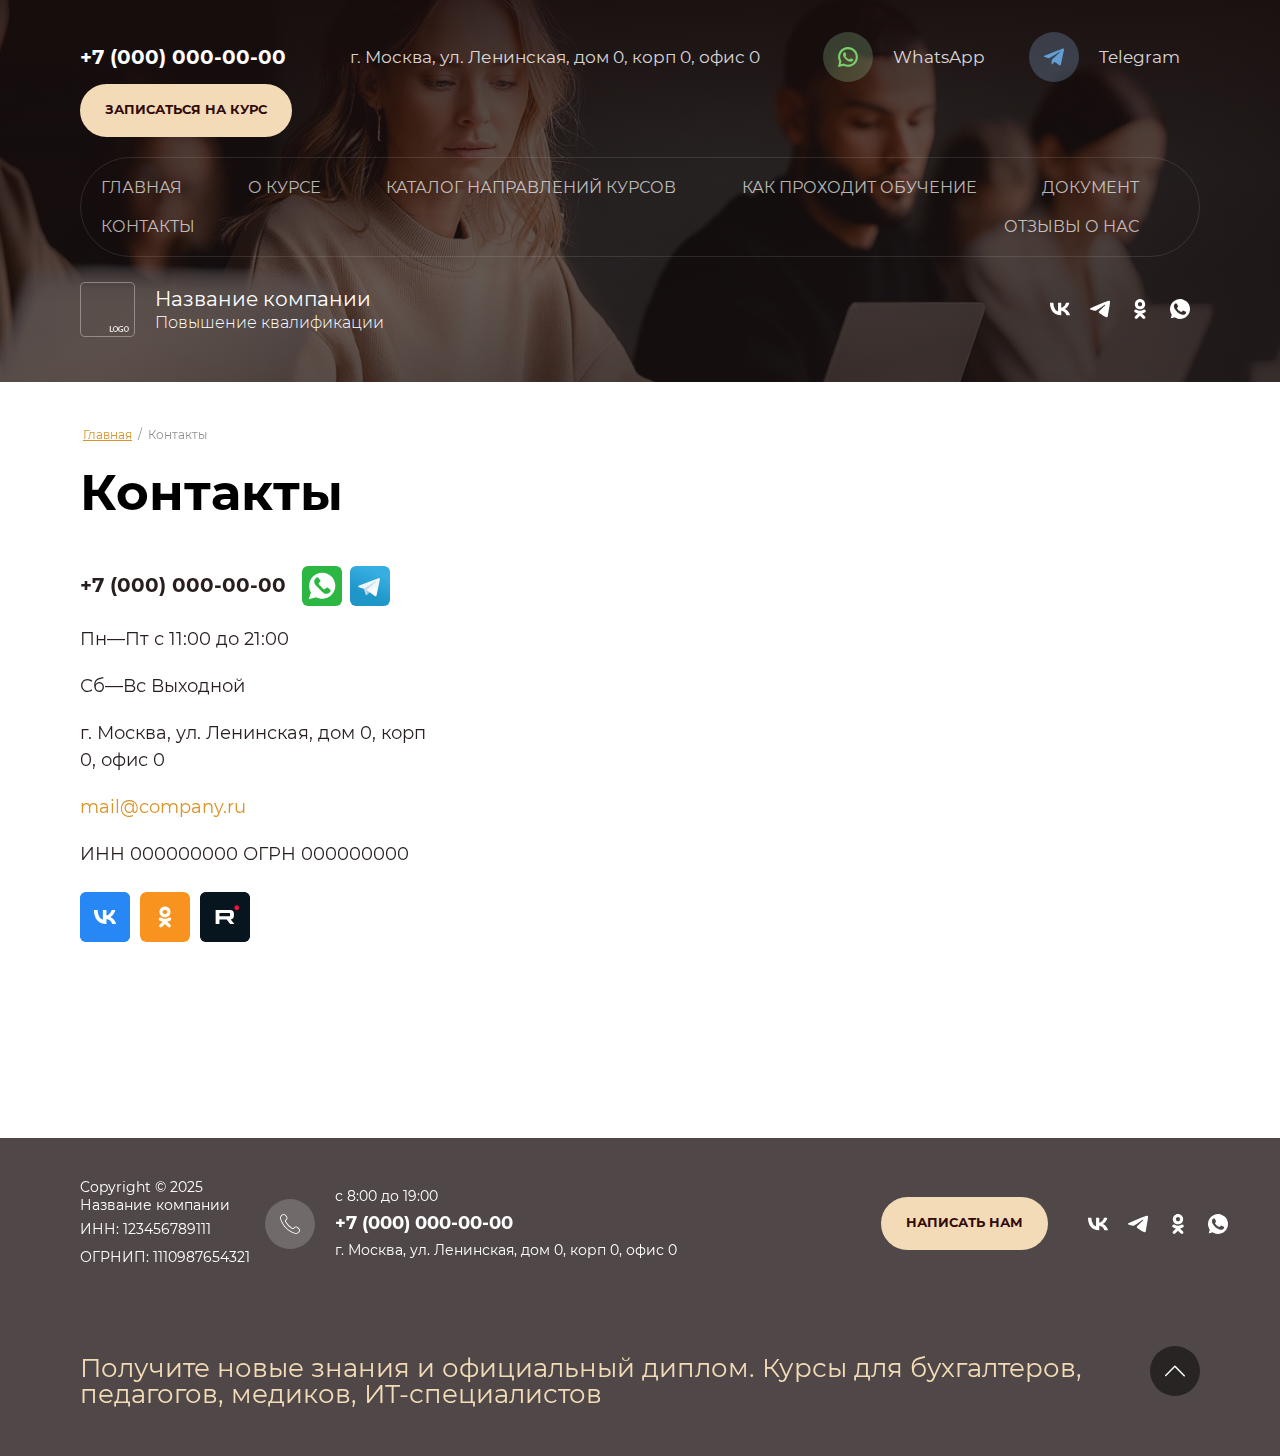
<file: contacts.html>
<!doctype html>
<html lang="en">
	<head>
		<meta charset="UTF-8" />
		<meta name="viewport" content="width=device-width, initial-scale=1.0" />
		<title>Архивная страница курсов</title>
		<link rel="stylesheet" href="css/fonts.css" />
		<link rel="stylesheet" href="css/root.css" />
		<link rel="stylesheet" href="css/o-kurse.css" />
		<link rel="stylesheet" href="css/archive-kurse.css" />
		<link rel="stylesheet" href="css/animate.min.css" />
		<script src="js/wow.min.js"></script>

		<style>
			:root {
				--header-title-5-default: 20px;
				--header-text-2-default: 18px;
			}

			.content--u-iwo7oqyms {
				position: relative;
				width: 100%;
				display: block;
			}
			.lpc-gap-block {
				padding: 32px 0;
			}

			.lpc-universal-contacts__item--phones {
				display: flex;
				flex-wrap: wrap;
				align-items: center;
				row-gap: 8px;
			}

			.lpc-wrap h5,
			.lpc-wrap .lp-header-title-5 {
				font-family: Montserrat, sans-serif;
				font-style: normal;
				font-weight: 700;
				font-size: var(--header-title-5-default);
			}

			.lpc-wrap a[href^='tel:']:not(.lp-button),
			.lpc-wrap a[href^='tel:']:not(.lp-button):hover {
				text-decoration: none;
				color: inherit;
				cursor: pointer;
				margin-right: 16px;
			}

			.lpc-col-4-lg {
				margin: 0;
			}

			@media (max-width: 820px) {
				.lpc-col-6-md {
					width: 100%;
				}
			}

			#map2 {
				height: 500px;
			}

			.lpc-universal-contacts__item--style {
				margin-top: 20px;
			}

			.lpc-universal-contacts__item:first-child {
				margin-top: 0 !important;
			}

			.lpc-wrap .lp-header-text-1,
			.lpc-wrap .lp-header-text-2,
			.lpc-wrap .lp-header-text-3,
			.lpc-wrap .lp-header-text-4 {
				font-family: Montserrat, sans-serif;
				font-style: normal;
				font-weight: 400;
				line-height: 1.5;
				font-size: var(--header-text-2-default);
			}

			.lpc-universal-contacts__field {
				text-decoration: none;
			}

			.lpc-universal-contacts__messenger {
				display: flex;
				flex-wrap: wrap;
				align-items: center;
				margin: 0 -4px -8px;
			}

			.lpc-universal-contacts__messenger-item {
				position: relative;
				margin: 0 4px 8px;
			}

			.lpc-universal-contacts__messenger-icon {
				display: flex;
				max-width: 64px;
				max-height: 64px;
				min-width: 28px;
				min-height: 28px;
				width: 40px;
				height: 40px;
				overflow: hidden;
				border-radius: 6px;
			}

			.lpc-universal-contacts .lpc-universal-social {
				display: flex;
				flex-wrap: wrap;
				margin-top: 14px;
				margin-right: -5px;
				margin-left: -5px;
			}

			.lpc-universal-contacts .lpc-universal-social__link.hidden_text {
				padding: 0;
				flex: 0 0 auto;
			}

			.lpc-universal-contacts .lpc-universal-social__link {
				display: flex;
				align-items: center;
				text-decoration: none;
				margin: 10px 5px 0;
				border-radius: 6px;
				padding: 10px 28px;
				position: relative;
				z-index: 1;
				transition: all 0.2s linear;
				overflow: hidden;
				flex: 1 1 auto;
				min-height: 50px;
				justify-content: center;
			}

			.lpc-universal-contacts .lpc-universal-social__icon {
				width: 32px;
				height: 32px;
				display: flex;
				overflow: hidden;
				align-items: center;
				justify-content: center;
				border-radius: 6px;
			}

			.lpc-universal-contacts .lpc-universal-social__icon-box {
				width: 32px;
				height: 32px;
				font-size: 0;
				flex: 0 0 auto;
			}

			.lpc-universal-contacts .lpc-universal-social__link {
				display: flex;
				align-items: center;
				text-decoration: none;
				margin: 10px 5px 0;
				border-radius: 6px;
				padding: 10px 28px;
				position: relative;
				z-index: 1;
				transition: all 0.2s linear;
				overflow: hidden;
				flex: 1 1 auto;
				min-height: 50px;
				justify-content: center;
			}

			.lpc-universal-contacts .lpc-universal-social__link.hidden_text .lpc-universal-social__icon-box {
				width: 50px;
				height: 50px;
				display: flex;
				align-items: center;
				justify-content: center;
			}

			.lpc-universal-social__link.hidden_text .lpc-universal-social__icon {
				max-width: 50px;
				max-height: 50px;
				min-width: 28px;
				min-height: 28px;
			}

			.lpc-universal-contacts .lpc-universal-social__link.hidden_text .lpc-universal-social__icon {
				width: 50px;
				height: 50px;
			}

			.lpc-col-8-xl {
				margin-left: 16px;
				margin-right: 16px;
				width: calc(((100% / 12) * 8) - 32px);
			}

			.lpc-universal-contacts__map-inner {
				height: 100%;
				overflow: hidden;
			}
			.lpc-universal-contacts__map {
				width: 100%;
				height: 100%;
			}

			@media (max-width: 830px) {
				.lpc-col-12-sm {
					margin-left: 8px;
					margin-right: 8px;
					width: calc(100% - 16px);
				}

				.lpc-universal-contacts__map-inner {
					height: 340px;
					overflow: hidden;
					margin-top: 24px;
				}
			}
		</style>
	</head>
	<body style="">
		<div class="mosaic-wrap">
			<div class="root root--u-ibcywfqup">
				<div class="mosaic-popup mosaic-popup--u-i6fnbs3ah" id="popup-callback">
					<div class="mosaic-popup__inner-bg mosaic-popup__inner-bg--u-iim3w5fa1">
						<div class="mosaic-popup__inner-data mosaic-popup__inner-data--u-ibozsrwvn">
							<div class="mosaic-popup__close mosaic-popup__close--u-iqxwzmwlp">
								<span class="svg_image svg_image--u-im0u0viwr">
									<svg xmlns="http://www.w3.org/2000/svg" width="16.41" height="16.406" viewBox="0 0 16.41 16.406">
										<path
											d="M9.86 8.058l6.16 6.161a1.286 1.286 0 0 1-1.82 1.817L8.04 9.875l-5.86 5.857A1.252 1.252 0 0 1 .41 13.96l5.86-5.857-5.9-5.9A1.282 1.282 0 1 1 2.18.386l5.9 5.9L13.9.471a1.252 1.252 0 1 1 1.77 1.772z"
											fill-rule="evenodd"
											class="path-ij1ve12k6"
										></path>
									</svg>
								</span>
							</div>
							<div class="mosaic-form mosaic-form--u-iyjjmcepo">
								<form action="mails/callback-mail.php" class="mosaic-form__form mosaic-form__form--u-iwsx1397a" method="POST">
									<div class="mosaic-form__title mosaic-form__title--u-iacq4vc9z">
										<span class="text-block-wrap-div">Записаться на курс</span>
									</div>
									<div class="div div--u-i1om4z0p8">
										<div class="mosaic-form__field mosaic-form__field--u-i3bdh0fvm">
											<!--noindex-->
											<div class="mosaic-form__error mosaic-form__error--u-in1yotpdk is-removed">
												<span class="text-block-wrap-div">это поле обязательно для заполнения</span>
											</div>
											<!--/noindex-->
											<div class="mosaic-form__header mosaic-form__header--u-i978tvlqr">
												<span class="mosaic-form__name mosaic-form__name--u-ibutptk30"
													><span class="text-block-wrap-div">Строка ввода:</span></span
												><span class="mosaic-form__required mosaic-form__required--u-itjutd3kf is-removed"
													><span class="text-block-wrap-div">* </span></span
												>
											</div>
											<div class="mosaic-form__body mosaic-form__body--u-i8vj08i1m">
												<div class="mosaic-form__icon mosaic-form__icon--u-ijow40kc0">
													<span class="svg_image svg_image--u-i866kyae0"></span>
												</div>
												<input
													type="text"
													placeholder="Ваш адрес"
													name="address"
													class="mosaic-form__text mosaic-form__text--u-i3kvj8jn2"
												/>
											</div>
											<div class="mosaic-form__note mosaic-form__note--u-izhs2gv50 is-removed"></div>
										</div>
										<div class="mosaic-form__field mosaic-form__field--u-i38c5r4tj">
											<!--noindex-->
											<div class="mosaic-form__error mosaic-form__error--u-i0gsidc3q is-removed">
												<span class="text-block-wrap-div">это поле обязательно для заполнения</span>
											</div>
											<!--/noindex-->
											<div class="mosaic-form__header mosaic-form__header--u-ignt4mbed">
												<span class="mosaic-form__name mosaic-form__name--u-imir0ihrj"
													><span class="text-block-wrap-div">Телефон:</span></span
												><span class="mosaic-form__required mosaic-form__required--u-i4bpgonih"
													><span class="text-block-wrap-div">* </span></span
												>
											</div>
											<div class="mosaic-form__body mosaic-form__body--u-idpfeo902">
												<div class="mosaic-form__icon mosaic-form__icon--u-ionl1f5vp">
													<span class="svg_image svg_image--u-imgr86jq5"></span>
												</div>
												<input type="tel" name="tel" placeholder="Телефон *" class="mosaic-form__text mosaic-form__text--u-it5nzmjjk" />
											</div>
											<div class="mosaic-form__note mosaic-form__note--u-itxjzugwf is-removed"></div>
										</div>
										<div class="mosaic-form__field mosaic-form__field--u-i37kfqwac">
											<!--noindex-->
											<div class="mosaic-form__error mosaic-form__error--u-ihxznargw is-removed">
												<span class="text-block-wrap-div">это поле обязательно для заполнения</span>
											</div>
											<!--/noindex-->
											<div class="mosaic-form__header mosaic-form__header--u-imqu3rmw8">
												<span class="mosaic-form__name mosaic-form__name--u-io7w7mawl"
													><span class="text-block-wrap-div">E-mail:</span></span
												><span class="mosaic-form__required mosaic-form__required--u-iipk53m0x is-removed"
													><span class="text-block-wrap-div">* </span></span
												>
											</div>
											<div class="mosaic-form__body mosaic-form__body--u-ijqm7e5ls">
												<div class="mosaic-form__icon mosaic-form__icon--u-ifu41tibu">
													<span class="svg_image svg_image--u-i9lnmh20e"></span>
												</div>
												<input
													type="email"
													name="email"
													placeholder="E-mail"
													class="mosaic-form__text mosaic-form__text--u-i4zr6bis1"
												/>
											</div>
											<div class="mosaic-form__note mosaic-form__note--u-ilv3eglhg is-removed"></div>
										</div>
										<div class="mosaic-form__field mosaic-form__field--u-ijupsfj38">
											<!--noindex-->
											<div class="mosaic-form__error mosaic-form__error--u-ik0ykfi0y is-removed">
												<span class="text-block-wrap-div">это поле обязательно для заполнения</span>
											</div>
											<!--/noindex-->
											<div class="mosaic-form__header mosaic-form__header--u-i38hynusa">
												<span class="mosaic-form__name mosaic-form__name--u-iudtiaqoa"
													><span class="text-block-wrap-div">Область ввода:</span></span
												><span class="mosaic-form__required mosaic-form__required--u-iss44b7p9 is-removed"
													><span class="text-block-wrap-div">* </span></span
												>
											</div>
											<div class="mosaic-form__body mosaic-form__body--u-i41aqhogt">
												<div class="mosaic-form__icon mosaic-form__icon--u-igapui408">
													<span class="svg_image svg_image--u-icmc4sm76"></span>
												</div>
												<textarea
													name="question"
													placeholder="Ваш вопрос"
													class="mosaic-form__textarea mosaic-form__textarea--u-ia9y9rf9l"
												></textarea>
											</div>
											<div class="mosaic-form__note mosaic-form__note--u-ivzaandjw is-removed"></div>
										</div>
									</div>
									<div class="mosaic-form__field mosaic-form__field--u-ixu80mu3q">
										<!--noindex-->
										<div class="mosaic-form__error mosaic-form__error--u-ih65iwl2d is-removed">
											<span class="text-block-wrap-div">это поле обязательно для заполнения</span>
										</div>
										<!--/noindex-->
										<div class="mosaic-form__header mosaic-form__header--u-i1n5rh36d">
											<span class="mosaic-form__name mosaic-form__name--u-imeq4ck1o"
												><span class="text-block-wrap-div">Галочка</span></span
											><span class="mosaic-form__required mosaic-form__required--u-i4jxv8c62 is-removed"
												><span class="text-block-wrap-div">* </span></span
											>
										</div>
										<label class="mosaic-form__label mosaic-form__label--u-igkj6ded9"
											><input
												type="checkbox"
												name="agreement"
												value="Ознакомлен с пользовательским соглашением"
												class="mosaic-form__checkbox mosaic-form__checkbox--u-ipkpe12aq"
											/><span class="mosaic-form__checkbox-icon mosaic-form__checkbox-icon--u-i4ba4orh4"></span
											><span class="mosaic-form__value mosaic-form__value--u-iuv4z9pvs"
												><span class="text-block-wrap-div">Ознакомлен с пользовательским соглашением</span></span
											></label
										>
										<div class="mosaic-form__note mosaic-form__note--u-i9wu11dpk is-removed"></div>
									</div>
									<button type="submit" class="mosaic-form__button mosaic-form__button--u-ihqwpp16f">
										<span class="button__text button__text--u-ixtzflqi8"><span class="text-block-wrap-div">Отправить</span></span></button
									><re-captcha></re-captcha>
								</form>
								<!--noindex-->
								<div class="mosaic-form__success mosaic-form__success--u-ilw9exebi is-removed">
									<div class="mosaic-form__success__text mosaic-form__success__text--u-iimvls0q9">
										<span class="text-block-wrap-div">Спасибо! Форма отправлена</span>
									</div>
								</div>
								<!--/noindex-->
							</div>
						</div>
					</div>
				</div>

				<div class="mosaic-popup mosaic-popup--u-i6fnbs3ah" id="popup-course">
					<div class="mosaic-popup__inner-bg mosaic-popup__inner-bg--u-iim3w5fa1">
						<div class="mosaic-popup__inner-data mosaic-popup__inner-data--u-ibozsrwvn">
							<div class="mosaic-popup__close mosaic-popup__close--u-iqxwzmwlp">
								<span class="svg_image svg_image--u-im0u0viwr">
									<svg xmlns="http://www.w3.org/2000/svg" width="16.41" height="16.406" viewBox="0 0 16.41 16.406">
										<path
											d="M9.86 8.058l6.16 6.161a1.286 1.286 0 0 1-1.82 1.817L8.04 9.875l-5.86 5.857A1.252 1.252 0 0 1 .41 13.96l5.86-5.857-5.9-5.9A1.282 1.282 0 1 1 2.18.386l5.9 5.9L13.9.471a1.252 1.252 0 1 1 1.77 1.772z"
											fill-rule="evenodd"
											class="path-ij1ve12k6"
										></path>
									</svg>
								</span>
							</div>
							<div class="mosaic-form--u-ijpswxniq mosaic-form--u-ijpswxniq-1 mosaic-form--u-iyjjmcepo">
								<form action="mails/course-form.php" class="mosaic-form__form mosaic-form__form--u-ik5179561">
									<div class="mosaic-form__title mosaic-form__title--u-ixicssomo">
										<span class="text-block-wrap-div">Запишитесь на курс прямо сейчас</span>
									</div>
									<div class="div div--u-i0ejolayq">
										<div class="mosaic-form__field mosaic-form__field--u-ieowq877k">
											<!--noindex-->
											<div class="mosaic-form__error mosaic-form__error--u-ig4i4wyjd is-removed">
												<span class="text-block-wrap-div">это поле обязательно для заполнения</span>
											</div>
											<!--/noindex-->
											<div class="mosaic-form__header mosaic-form__header--u-iyb99p7le">
												<span class="mosaic-form__name mosaic-form__name--u-i38jv27ap"
													><span class="text-block-wrap-div">Ваш вопрос</span></span
												><span class="mosaic-form__required mosaic-form__required--u-i5c2808b9 is-removed"
													><span class="text-block-wrap-div">* </span></span
												>
											</div>
											<div class="mosaic-form__body mosaic-form__body--u-i250lhgc3">
												<div class="mosaic-form__icon mosaic-form__icon--u-i76ficuys">
													<span class="svg_image svg_image--u-iayw7ng0h"></span>
												</div>
												<input type="text" name="fio" placeholder="ФИО" class="mosaic-form__text mosaic-form__text--u-idpnhogca" />
											</div>
											<div class="mosaic-form__note mosaic-form__note--u-idl8l976b is-removed"></div>
										</div>
										<div class="mosaic-form__field mosaic-form__field--u-iemthdq2t">
											<!--noindex-->
											<div class="mosaic-form__error mosaic-form__error--u-i6u5gl7uz is-removed">
												<span class="text-block-wrap-div">это поле обязательно для заполнения</span>
											</div>
											<!--/noindex-->
											<div class="mosaic-form__header mosaic-form__header--u-i2r5h3wgg">
												<span class="mosaic-form__name mosaic-form__name--u-iirz7s5jo"
													><span class="text-block-wrap-div">Телефон:</span></span
												><span class="mosaic-form__required mosaic-form__required--u-idef95otq"
													><span class="text-block-wrap-div">* </span></span
												>
											</div>
											<div class="mosaic-form__body mosaic-form__body--u-ivge1fzf5">
												<div class="mosaic-form__icon mosaic-form__icon--u-i1a74hspa">
													<span class="svg_image svg_image--u-ihzs58p8p"></span>
												</div>
												<input type="tel" name="tel" placeholder="Телефон *" class="mosaic-form__text mosaic-form__text--u-iqc0dx3o9" />
											</div>
											<div class="mosaic-form__note mosaic-form__note--u-i7rsps8ye is-removed"></div>
										</div>
										<div class="mosaic-form__field mosaic-form__field--u-if7a3g01p">
											<!--noindex-->
											<div class="mosaic-form__error mosaic-form__error--u-inr09jmtw is-removed">
												<span class="text-block-wrap-div">это поле обязательно для заполнения</span>
											</div>
											<!--/noindex-->
											<div class="mosaic-form__header mosaic-form__header--u-iujjp290g">
												<span class="mosaic-form__name mosaic-form__name--u-ipv2ba8vq"
													><span class="text-block-wrap-div">E-mail:</span></span
												><span class="mosaic-form__required mosaic-form__required--u-im2v6z3wf is-removed"
													><span class="text-block-wrap-div">* </span></span
												>
											</div>
											<div class="mosaic-form__body mosaic-form__body--u-ihp67drj4">
												<div class="mosaic-form__icon mosaic-form__icon--u-i94ij2yh6">
													<span class="svg_image svg_image--u-ivh9mem01"></span>
												</div>
												<input
													type="email"
													name="email"
													placeholder="E-mail"
													class="mosaic-form__text mosaic-form__text--u-izmi4wbgt"
												/>
											</div>
											<div class="mosaic-form__note mosaic-form__note--u-ibhhmln4s is-removed"></div>
										</div>
										<div class="mosaic-form__field mosaic-form__field--u-i179qeij8">
											<!--noindex-->
											<div class="mosaic-form__error mosaic-form__error--u-iy4333gan is-removed">
												<span class="text-block-wrap-div">это поле обязательно для заполнения</span>
											</div>
											<!--/noindex-->
											<div class="mosaic-form__header mosaic-form__header--u-inxxb5vss">
												<span class="mosaic-form__name mosaic-form__name--u-idvhkkseq"
													><span class="text-block-wrap-div">Выберите направление курса</span></span
												><span class="mosaic-form__required mosaic-form__required--u-i9vfjuxw8 is-removed"
													><span class="text-block-wrap-div">* </span></span
												>
											</div>
											<select name="course_direction" class="mosaic-form__select mosaic-form__select--u-ilpvin3m8">
												<option class="mosaic-form__select-item mosaic-form__select-item--u-ib0fudd2r">
													Экономика и бухгалтерский учет
												</option>
												<option class="mosaic-form__select-item mosaic-form__select-item--u-ib0fudd2r">Образование и педагогика</option>
												<option class="mosaic-form__select-item mosaic-form__select-item--u-ib0fudd2r">
													Медицина и здравоохранение
												</option>
											</select>
											<div class="mosaic-form__note mosaic-form__note--u-iplzu7mlo is-removed"></div>
										</div>
										<div class="mosaic-form__field mosaic-form__field--u-i1ev5l1de">
											<!--noindex-->
											<div class="mosaic-form__error mosaic-form__error--u-ixljvij0d is-removed">
												<span class="text-block-wrap-div">это поле обязательно для заполнения</span>
											</div>
											<!--/noindex-->
											<div class="mosaic-form__header mosaic-form__header--u-i8twxx04e">
												<span class="mosaic-form__name mosaic-form__name--u-i8htbm2je"
													><span class="text-block-wrap-div">Формат обучения</span></span
												><span class="mosaic-form__required mosaic-form__required--u-ifp1y3orq is-removed"
													><span class="text-block-wrap-div">* </span></span
												>
											</div>
											<select name="learning_format" class="mosaic-form__select mosaic-form__select--u-i6enzw69k">
												<option class="mosaic-form__select-item mosaic-form__select-item--u-ikai3js6e">Онлайн</option>
												<option class="mosaic-form__select-item mosaic-form__select-item--u-ikai3js6e">Очно</option>
											</select>
											<div class="mosaic-form__note mosaic-form__note--u-iwmmve6vi is-removed"></div>
										</div>
									</div>
									<div class="mosaic-form__field mosaic-form__field--u-ig753muzh">
										<!--noindex-->
										<div class="mosaic-form__error mosaic-form__error--u-i98nb76wo is-removed">
											<span class="text-block-wrap-div">это поле обязательно для заполнения</span>
										</div>
										<!--/noindex-->
										<div class="mosaic-form__header mosaic-form__header--u-ikkxskmkj">
											<span class="mosaic-form__name mosaic-form__name--u-igp98fk7m"
												><span class="text-block-wrap-div">Галочка</span></span
											><span class="mosaic-form__required mosaic-form__required--u-i1e97sp2o is-removed"
												><span class="text-block-wrap-div">* </span></span
											>
										</div>
										<label class="mosaic-form__label mosaic-form__label--u-iffag8czd"
											><input
												type="checkbox"
												name="agreement"
												value="Ознакомлен с пользовательским соглашением"
												class="mosaic-form__checkbox mosaic-form__checkbox--u-ipllxarsi"
											/><span class="mosaic-form__checkbox-icon mosaic-form__checkbox-icon--u-imvd5rcjk"></span
											><span class="mosaic-form__value mosaic-form__value--u-iduim6tjb"
												><span class="text-block-wrap-div">Ознакомлен с пользовательским соглашением</span></span
											></label
										>
										<div class="mosaic-form__note mosaic-form__note--u-ith3092u9 is-removed"></div>
									</div>
									<button type="submit" class="mosaic-form__button mosaic-form__button--u-ikpkw5uss">
										<span class="button__text button__text--u-ipdo2852o"><span class="text-block-wrap-div">Отправить</span></span></button
									><re-captcha></re-captcha>
								</form>
								<!--noindex-->
								<div class="mosaic-form__success mosaic-form__success--u-ilw9exebi is-removed">
									<div class="mosaic-form__success__text mosaic-form__success__text--u-iimvls0q9">
										<span class="text-block-wrap-div">Спасибо! Форма отправлена</span>
									</div>
								</div>
								<!--/noindex-->
							</div>
						</div>
					</div>
				</div>

				<div class="section section--u-iuqh7gk14">
					<div class="div div--u-ibl6xyh2p">
						<div class="section section--u-ie41r58os">
							<div class="div div--u-ige14ztwb">
								<div class="div div--u-iz7p7tcug">
									<div class="list list--u-i99wkb6ie">
										<div class="list__item list__item--u-iqvnaqrvp">
											<a target="_self" href="tel:" class="link-universal link-universal--u-i2gx7d7z2">
												<div class="text text--u-ivur73rjr">
													<span class="text-block-wrap-div">+7 (000) 000-00-00</span>
												</div>
											</a>
										</div>
									</div>
								</div>
								<div class="div div--u-ida5z40u2">
									<div class="list list--u-i8xxmxuqc">
										<div class="list__item list__item--u-if57zb42r">
											<div class="text text--u-iks06b845">
												<span class="text-block-wrap-div">г. Москва, ул. Ленинская, дом 0, корп 0, офис 0</span>
											</div>
										</div>
									</div>
								</div>
								<div class="div div--u-if8m6hfjg">
									<div class="list list--u-id9txhv53">
										<div class="list__item list__item--u-izm0hwedg">
											<a target="_self" href="mailto:" class="link-universal link-universal--u-itn05k4qx">
												<div class="div div--u-ieeym1dd5">
													<span class="svg_image svg_image--u-in68x7mcj">
														<svg xmlns="http://www.w3.org/2000/svg" viewBox="0 0 418.135 418.135" width="418.135" height="418.135">
															<path
																d="M198.929.242C88.5 5.5 1.356 97.466 1.691 208.02c.102 33.672 8.231 65.454 22.571 93.536L2.245 408.429c-1.191 5.781 4.023 10.843 9.766 9.483l104.723-24.811c26.905 13.402 57.125 21.143 89.108 21.631 112.869 1.724 206.982-87.897 210.5-200.724C420.113 93.065 320.295-5.538 198.929.242zm124.957 321.955c-30.669 30.669-71.446 47.559-114.818 47.559-25.396 0-49.71-5.698-72.269-16.935l-14.584-7.265-64.206 15.212 13.515-65.607-7.185-14.07c-11.711-22.935-17.649-47.736-17.649-73.713 0-43.373 16.89-84.149 47.559-114.819 30.395-30.395 71.837-47.56 114.822-47.56 43.372.001 84.147 16.891 114.816 47.559 30.669 30.669 47.559 71.445 47.56 114.817-.001 42.986-17.166 84.428-47.561 114.822z"
																class="path-ixkhr0ux7"
															></path>
															<path
																d="M309.712 252.351l-40.169-11.534a14.971 14.971 0 0 0-14.816 3.903l-9.823 10.008c-4.142 4.22-10.427 5.576-15.909 3.358-19.002-7.69-58.974-43.23-69.182-61.007-2.945-5.128-2.458-11.539 1.158-16.218l8.576-11.095a14.97 14.97 0 0 0 1.847-15.21l-16.9-38.223c-4.048-9.155-15.747-11.82-23.39-5.356-11.211 9.482-24.513 23.891-26.13 39.854-2.851 28.144 9.219 63.622 54.862 106.222 52.73 49.215 94.956 55.717 122.449 49.057 15.594-3.777 28.056-18.919 35.921-31.317 5.362-8.453 1.128-19.679-8.494-22.442z"
																class="path-i558hbw9a"
															></path>
														</svg>
													</span>
												</div>
												<div class="text text--u-i2wwkv9f5">
													<span class="text-block-wrap-div">WhatsApp</span>
												</div>
											</a>
										</div>
									</div>
								</div>
								<div class="div div--u-i8gb385xk">
									<div class="list list--u-ixebabtr6">
										<div class="list__item list__item--u-ih8p9c514">
											<a target="_self" href="mailto:" class="link-universal link-universal--u-in5marjrz">
												<div class="div div--u-i5ii0cj1c">
													<span class="svg_image svg_image--u-iovkrsaj0">
														<svg xmlns="http://www.w3.org/2000/svg" width="29.719" height="25.281" viewBox="0 0 29.719 25.281">
															<path
																d="M11.128 23.676l.532-7.074c.308-.2.514-.529.8-.746.506-.386.914-.868 1.42-1.254l.3-.328c1.248-.953 2.242-2.212 3.491-3.164.368-.281.66-.669 1.035-.955.485-.37.869-.878 1.361-1.253l.3-.328c.364-.278.649-.653 1.005-.926.633-.483 1.142-1.1 1.775-1.582.238-.181.414-.475.651-.657a1.489 1.489 0 0 0 .769-.9 1.113 1.113 0 0 0-1.212.239c-.983.651-2 1.306-2.988 1.94-3.014 1.927-6.036 3.78-9.053 5.7q-1.188.756-2.4 1.522a3.263 3.263 0 0 1-1.183.686 7.453 7.453 0 0 0-1.45-.448c-1.284-.435-2.65-.82-3.934-1.254a7.523 7.523 0 0 1-2.16-.746l-.177-.269c-.023-.978.752-1.183 1.479-1.492 1.3-.556 2.664-1 3.994-1.552 4.253-1.78 8.674-3.3 12.928-5.074 1.457-.609 2.948-1.092 4.379-1.7C24.385 1.382 26.031.834 27.612.18a1.489 1.489 0 0 1 1.834.3 3.149 3.149 0 0 1 .059 2.447c-.095.342-.081.65-.178.985-.209.73-.261 1.51-.473 2.269-.623 2.228-.861 4.636-1.479 6.865-.173.625-.18 1.225-.355 1.85-.622 2.228-.861 4.635-1.479 6.865-.293 1.055-.308 2.765-1.065 3.313-.816.59-1.906-.22-2.426-.6-1.259-.911-2.463-1.935-3.728-2.835-.586-.418-1.139-.873-1.715-1.284a4.613 4.613 0 0 1-.74-.537 3.218 3.218 0 0 0-.68.657c-.333.253-.563.618-.888.865a14.18 14.18 0 0 0-1.39 1.313 2.54 2.54 0 0 1-1.781 1.023z"
																fill-rule="evenodd"
																class="path-iu15mjz5q"
															></path>
														</svg>
													</span>
												</div>
												<div class="text text--u-ixefawkr9">
													<span class="text-block-wrap-div">Telegram</span>
												</div>
											</a>
										</div>
									</div>
								</div>
								<div class="div div--u-igqeyih6g">
									<div role="button" class="link-universal link-universal--u-ikofmis2h">
										<div class="text text--u-iwuj0ajod">
											<span class="text-block-wrap-div">Записаться на курс</span>
										</div>
									</div>
								</div>
							</div>
							<div class="div div--u-iuw2cx10r">
								<div class="hor-menu hor-menu--u-i3bjdv9ob flex-menu">
									<ul class="hor-menu__list hor-menu__list--u-ij93uzkw5">
										<li class="hor-menu__item hor-menu__item--u-iggcx09k2">
											<a href="index.html" class="hor-menu__link hor-menu__link--u-ix575hv02">
												<span class="hor-menu__text hor-menu__text--u-ihigo1c04">
													<span class="text-block-wrap-div">Главная</span>
												</span>
											</a>
										</li>
										<li class="hor-menu__item hor-menu__item--u-iggcx09k2 is-current has-child">
											<a href="o-kurse.html" class="hor-menu__link hor-menu__link--u-ix575hv02">
												<span class="hor-menu__text hor-menu__text--u-ihigo1c04">
													<span class="text-block-wrap-div">О курсе</span>
												</span>
												<span class="hor-menu__icon hor-menu__icon--u-i9c9ipswi"></span>
											</a>

											<ul class="hor-menu__sub_list hor-menu__sub_list--u-isqrmm3bo">
												<li class="hor-menu__sub_item hor-menu__sub_item--u-i39wcd8zh is-current">
													<a href="archive-kurse.html" class="hor-menu__sub_link hor-menu__sub_link--u-i2g1xria8">
														<span class="hor-menu__sub_text hor-menu__sub_text--u-i4ranael9">
															<span class="text-block-wrap-div">Статьи и советы</span>
														</span>
													</a>
												</li>
												<li class="hor-menu__sub_item hor-menu__sub_item--u-i39wcd8zh">
													<a href="requisites.html" class="hor-menu__sub_link hor-menu__sub_link--u-i2g1xria8">
														<span class="hor-menu__sub_text hor-menu__sub_text--u-i4ranael9">
															<span class="text-block-wrap-div">Реквизиты</span>
														</span>
													</a>
												</li>
											</ul>
										</li>
										<li class="hor-menu__item hor-menu__item--u-iggcx09k2 has-child">
											<a href="catalog.html" class="hor-menu__link hor-menu__link--u-ix575hv02">
												<span class="hor-menu__text hor-menu__text--u-ihigo1c04">
													<span class="text-block-wrap-div">Каталог направлений курсов</span>
												</span>
												<span class="hor-menu__icon hor-menu__icon--u-i9c9ipswi"></span>
											</a>

											<ul class="hor-menu__sub_list hor-menu__sub_list--u-isqrmm3bo">
												<li class="hor-menu__sub_item hor-menu__sub_item--u-i39wcd8zh">
													<a href="article-catalog.html" class="hor-menu__sub_link hor-menu__sub_link--u-i2g1xria8">
														<span class="hor-menu__sub_text hor-menu__sub_text--u-i4ranael9">
															<span class="text-block-wrap-div">Экономика и бухгалтерский учет</span>
														</span>
													</a>
												</li>
												<li class="hor-menu__sub_item hor-menu__sub_item--u-i39wcd8zh">
													<a href="article-catalog.html" class="hor-menu__sub_link hor-menu__sub_link--u-i2g1xria8">
														<span class="hor-menu__sub_text hor-menu__sub_text--u-i4ranael9">
															<span class="text-block-wrap-div">Образование и педагогика</span>
														</span>
													</a>
												</li>
												<li class="hor-menu__sub_item hor-menu__sub_item--u-i39wcd8zh">
													<a href="article-catalog.html" class="hor-menu__sub_link hor-menu__sub_link--u-i2g1xria8">
														<span class="hor-menu__sub_text hor-menu__sub_text--u-i4ranael9">
															<span class="text-block-wrap-div">Медицина и здравоохранение</span>
														</span>
													</a>
												</li>
												<li class="hor-menu__sub_item hor-menu__sub_item--u-i39wcd8zh">
													<a href="article-catalog.html" class="hor-menu__sub_link hor-menu__sub_link--u-i2g1xria8">
														<span class="hor-menu__sub_text hor-menu__sub_text--u-i4ranael9">
															<span class="text-block-wrap-div">Информационные технологии</span>
														</span>
													</a>
												</li>
												<li class="hor-menu__sub_item hor-menu__sub_item--u-i39wcd8zh">
													<a href="article-catalog.html" class="hor-menu__sub_link hor-menu__sub_link--u-i2g1xria8">
														<span class="hor-menu__sub_text hor-menu__sub_text--u-i4ranael9">
															<span class="text-block-wrap-div">Инженерия и строительство</span>
														</span>
													</a>
												</li>
												<li class="hor-menu__sub_item hor-menu__sub_item--u-i39wcd8zh">
													<a href="article-catalog.html" class="hor-menu__sub_link hor-menu__sub_link--u-i2g1xria8">
														<span class="hor-menu__sub_text hor-menu__sub_text--u-i4ranael9">
															<span class="text-block-wrap-div">Управление и менеджмент</span>
														</span>
													</a>
												</li>
												<li class="hor-menu__sub_item hor-menu__sub_item--u-i39wcd8zh">
													<a href="article-catalog.html" class="hor-menu__sub_link hor-menu__sub_link--u-i2g1xria8">
														<span class="hor-menu__sub_text hor-menu__sub_text--u-i4ranael9">
															<span class="text-block-wrap-div">Туризм и сервис</span>
														</span>
													</a>
												</li>
											</ul>
										</li>
										<li class="hor-menu__item hor-menu__item--u-iggcx09k2">
											<a href="kak-prohodit-obuchenie.html" class="hor-menu__link hor-menu__link--u-ix575hv02">
												<span class="hor-menu__text hor-menu__text--u-ihigo1c04">
													<span class="text-block-wrap-div">Как проходит обучение</span>
												</span>
											</a>
										</li>
										<li class="hor-menu__item hor-menu__item--u-iggcx09k2">
											<a href="dokument.html" class="hor-menu__link hor-menu__link--u-ix575hv02">
												<span class="hor-menu__text hor-menu__text--u-ihigo1c04">
													<span class="text-block-wrap-div">Документ</span>
												</span>
											</a>
										</li>
										<li class="hor-menu__item hor-menu__item--u-iggcx09k2">
											<a href="contacts.html" class="hor-menu__link hor-menu__link--u-ix575hv02">
												<span class="hor-menu__text hor-menu__text--u-ihigo1c04">
													<span class="text-block-wrap-div">Контакты</span>
												</span>
											</a>
										</li>
										<li class="hor-menu__item hor-menu__item--u-iggcx09k2">
											<a href="reviews.html" class="hor-menu__link hor-menu__link--u-ix575hv02">
												<span class="hor-menu__text hor-menu__text--u-ihigo1c04">
													<span class="text-block-wrap-div">Отзывы о нас</span>
												</span>
											</a>
										</li>
									</ul>
								</div>
							</div>
						</div>
						<div class="section section--u-i9t9jamjn">
							<div class="div div--u-ibqzfvbr4">
								<div class="div div--u-is6pr6s7f">
									<a href="index.html" class="link-universal link-universal--u-itgxitplz">
										<div class="imageFit imageFit--u-ig8fag9qi photo-swipe-image-nc">
											<img src="./img/logo.webp" alt="LOGO87211" title="" class="imageFit__img imageFit__img--u-iyv3rdsz1" />
											<div class="imageFit__overlay imageFit__overlay--u-ip8slgbro"></div>
											<div class="imageFit__zoom imageFit__zoom--u-i44qthsn3">
												<span class="svg_image svg_image--u-i83vqrpze"> </span>
											</div>
										</div>
									</a>
									<div class="div div--u-iah4jl8a7">
										<a href="index.html" class="link-universal link-universal--u-iljh3vrqf">
											<div class="text text--u-iedrbdreu">
												<span class="text-block-wrap-div">Название компании</span>
											</div>
										</a>
										<div class="text text--u-i77u2xa8t">
											<span class="text-block-wrap-div">Повышение квалификации</span>
										</div>
									</div>
								</div>
								<div class="div div--u-ih2638amk">
									<div class="list list--u-ipyaa0nel">
										<div class="list__item list__item--u-irihptyui">
											<a target="_blank" href="index.html" class="link-universal link-universal--u-i7zkk7cbp">
												<span class="svg_image svg_image--u-ieb9j10ao">
													<svg xmlns="http://www.w3.org/2000/svg" width="322" height="201" viewBox="0 0 322 201">
														<path
															d="M0 0h54.58v2.185c3.38 5.7 2.06 33.917 4.36 42.6 10.06 37.941 30.08 88.8 70.95 93.946V0h51.3v78.652c33.79-.324 72.45-48 76.41-78.652h52.39c-2.3 38.382-41.67 86.212-69.85 99.408a3.058 3.058 0 0 0 1.09 1.092c7.18 6.791 18.27 10.518 26.19 16.386C288.4 132.41 317.7 169.768 322 201h-56.76c-11.76-29.971-26.81-49.386-54.58-63.359-5-2.516-22.56-11.049-28.38-7.646-2.51 4-1.09 14.747-1.09 20.755V201C59.7 202.2.14 119.781 0 0z"
															fill-rule="evenodd"
															class="path-irkakbs5m"
														></path>
													</svg>
												</span>
											</a>
										</div>
										<div class="list__item list__item--u-irihptyui">
											<a target="_blank" href="index.html" class="link-universal link-universal--u-i7zkk7cbp">
												<span class="svg_image svg_image--u-ieb9j10ao">
													<svg xmlns="http://www.w3.org/2000/svg" width="286.84" height="237.406" viewBox="0 0 286.84 237.406">
														<path
															d="M196 87l-62 59s-18.73 15.886 0 29 78 53 78 53 18.52 11.636 29 9 13.52-11.114 18-37 17.27-99.614 25-153c4.23-36.136 6.52-47.364-14-47-16.02 2.364-75 27-75 27L53 88l-39 17s-14.23 7.136-14 13 8.02 9.636 27 15 36.27 12.136 50 10 47-26 47-26l72-49s15.52-12.614 21-9-4.5 13.25-21 28z"
															fill-rule="evenodd"
															class="path-ieuuuqbq6"
														></path>
													</svg>
												</span>
											</a>
										</div>
										<div class="list__item list__item--u-irihptyui">
											<a target="_blank" href="index.html" class="link-universal link-universal--u-i7zkk7cbp">
												<span class="svg_image svg_image--u-ieb9j10ao">
													<svg xmlns="http://www.w3.org/2000/svg" viewBox="0 0 1258.2 2174.7" width="1258.2" height="2174.7">
														<path
															d="M629.9 1122.4c310-.1 561.1-251.5 561-561.4C1190.8 251 939.4-.1 629.5 0S68.4 251.5 68.5 561.4c.4 309.8 251.6 560.8 561.4 561m0-793.4c128.4 0 232.5 104.1 232.5 232.5S758.3 793.9 629.9 793.9 397.4 689.8 397.4 561.4c.2-128.3 104.2-232.3 232.5-232.4zm226.9 1251.3c115.5-26.2 225.7-71.9 326-135 76.4-49.3 98.4-151.1 49.1-227.5-48.5-75.2-148.3-97.9-224.5-51-231.1 144.5-524.5 144.5-755.6 0-76.7-48.1-178-25.1-226.3 51.5C-23 1295-.2 1396.6 76.6 1445.1c.1 0 .2.1.2.1 100.2 63 210.4 108.7 325.8 135L88.8 1894c-62.5 66-59.6 170.2 6.5 232.7 63.5 60 162.7 60 226.2 0l308.2-308.4 308.4 308.4c64.2 64.1 168.1 64.1 232.3 0 64.1-64.2 64.1-168.1 0-232.3l-313.6-314.1z"
															class="path-iepz1qyzg"
														></path>
													</svg>
												</span>
											</a>
										</div>
										<div class="list__item list__item--u-irihptyui">
											<a target="_blank" href="index.html" class="link-universal link-universal--u-i7zkk7cbp">
												<span class="svg_image svg_image--u-ieb9j10ao">
													<svg xmlns="http://www.w3.org/2000/svg" width="143" height="141.969" viewBox="0 0 143 141.969">
														<path
															d="M5.6 137.612c.33-2.92 1.59-6.038 2.45-8.666 1.18-3.637 1.49-7.027 2.67-10.665.49-1.518 2.34-5.534 1.78-6.888a10.187 10.187 0 0 0-1.56-2.444 67.488 67.488 0 0 1-4.23-7.776 116.022 116.022 0 0 1-5.12-15.331c-.67-2.354-.33-4.347-.89-6.888-.75-3.349-1.01-9.716-.23-13.109l.45-6c1.2-4.928 1.97-9.827 3.79-14.22C13.07 25.4 26.36 12.995 46.59 4.52 58.37-.42 78.31-1.745 91.81 2.743c10.7 3.558 18.72 8.631 26.73 14.664.74.815 1.48 1.63 2.23 2.444a65.1 65.1 0 0 1 6.68 7.333 80.752 80.752 0 0 1 12.47 23.329c.99 2.978.98 5.681 1.79 8.888.9 3.6 1.86 9.773.89 14v3.555c-.51 2.194-.32 4.638-.89 6.888-1 3.921-1.64 7.975-3.12 11.554-8.43 20.366-21.9 34.053-42.33 42.438-12.37 5.078-32.89 5.58-46.33 1.111-3.76-1.249-8.08-2.677-11.36-4.666-1.88-1.135-4.2-3.294-6.69-3.555-1.8 1.31-6.04 1.484-8.46 2.222-3.26.99-6.79 1.55-10.25 2.666a35.808 35.808 0 0 1-7.57 1.998zM40.35 31.405c-.83.538-2 .413-2.9.889-2.22 1.175-5.34 5.361-6.68 7.554-5.5 9-2.03 22.045 2.45 29.329 11.5 18.712 25.97 32.891 48.78 40.439 4.02 1.329 11.33 3.484 16.71 2.222 9.34-2.189 17.51-8.235 16.04-20.442a102.037 102.037 0 0 0-13.59-6.888c-2.59-1.135-4.58-2.986-8.24-3.11a15.631 15.631 0 0 0-1.78 1.333c-1.06 1.422-1.85 2.828-2.9 4.222-.59.79-1.63 1.432-2.23 2.221-.76 1.011-1.68 2.848-2.89 3.333h-2.23c-1.05-.822-2.47-.98-3.79-1.555a51.766 51.766 0 0 1-6.01-3.111 55.523 55.523 0 0 1-16.26-15.109c-1.71-2.381-4.81-4.888-4.9-8.665 1.83-1.81 6.35-7.073 7.13-9.554.86-2.76-1.33-5.282-2.01-6.888-2.44-5.762-3.79-12-8.02-16z"
															fill-rule="evenodd"
															class="path-i4f2cbbx1"
														></path>
													</svg>
												</span>
											</a>
										</div>
									</div>
								</div>
							</div>
						</div>
					</div>
				</div>
				<div class="section section--u-i1mm52hsj">
					<div class="div div--u-ib590tatk">
						<div class="mosaic-crumbs mosaic-crumbs--u-iedna726y">
							<a href="index.html" class="mosaic-crumbs__item_link mosaic-crumbs__item_link--u-ion7bivdc"
								><span class="text-block-wrap-div">Главная</span></a
							><span class="mosaic-crumbs__delimiter mosaic-crumbs__delimiter--u-i85f67ptd">/</span
							><span class="mosaic-crumbs__last mosaic-crumbs__last--u-i4m0w84oi"><span class="text-block-wrap-div">Контакты</span></span>
						</div>
						<h1 class="page-title page-title--u-ipo71g40j">Контакты</h1>
						<div class="content content--u-iwo7oqyms">
							<div class="lpc-content-wrapper">
								<div class="decor-wrap">
									<div class="lpc-universal-contacts lpc-block lpc-gap-block">
										<div class="lpc-universal-contacts__wrap lpc-wrap lpc_qr_init">
											<div class="lpc-universal-contacts__wrap-box">
												<div class="lpc-full-width-content lpc-container-wrap lpc-universal-contacts__inner">
													<div class="lpc-universal-contacts__row lpc-row">
														<div
															class="lpc-universal-contacts__content lpc-col-4-xl lpc-col-4-lg lpc-col-6-md lpc-col-12-xs lpc-col-12-sm"
														>
															<div class="lpc-universal-contacts__content-in">
																<div class="lpc-universal-contacts__list">
																	<div
																		class="lpc-universal-contacts__item lpc_qr_code_item lpc-title-color lpc-universal-contacts__item--phones lpc-universal-contacts__item--style"
																	>
																		<a
																			href="tel:+70000000000"
																			class="lpc-universal-contacts__item-tel lp-header-title-5 lpc_qr_code_link_phone"
																			>+7 (000) 000-00-00</a
																		>
																		<div class="lpc-universal-contacts__messenger">
																			<div class="lpc-universal-contacts__messenger-item">
																				<a
																					href="https://wa.me/?text=megagroup&amp;roistat_visit=32797159"
																					class="lpc-universal-contacts__messenger-link lpc_qr_code_link"
																					><span class="lpc-universal-contacts__messenger-icon"
																						><img
																							width="64"
																							height="64"
																							src="./img/contact/wa.svg"
																							alt="fgs16_whatsapp_rounded"
																							class="" /></span
																				></a>
																			</div>
																			<div class="lpc-universal-contacts__messenger-item">
																				<a
																					href="https://t.me/megagroup?roistat_visit=32797159"
																					class="lpc-universal-contacts__messenger-link lpc_qr_code_link"
																					><span class="lpc-universal-contacts__messenger-icon"
																						><img
																							width="64"
																							height="64"
																							src="./img/contact/tg.svg"
																							alt="fgs16_telegram_rounded"
																							class="" /></span
																				></a>
																			</div>
																		</div>
																	</div>
																	<div class="lpc-universal-contacts__item lpc-universal-contacts__item--style">
																		<div class="lpc-universal-contacts__field lp-header-text-2">Пн—Пт с 11:00 до 21:00</div>
																	</div>
																	<div class="lpc-universal-contacts__item lpc-universal-contacts__item--style">
																		<div class="lpc-universal-contacts__field lp-header-text-2">Сб—Вс Выходной</div>
																	</div>
																	<div class="lpc-universal-contacts__item lpc-universal-contacts__item--style">
																		<div class="lpc-universal-contacts__field lp-header-text-2">
																			г. Москва, ул. Ленинская, дом 0, корп 0, офис 0
																		</div>
																	</div>
																	<div class="lpc-universal-contacts__item lpc-universal-contacts__item--style">
																		<a
																			href="mailto:mail@company.ru"
																			class="lpc-universal-contacts__field lp-header-text-2 lpc_mail"
																			>mail@company.ru</a
																		>
																	</div>
																	<div class="lpc-universal-contacts__item lpc-universal-contacts__item--style">
																		<div class="lpc-universal-contacts__field lp-header-text-2">
																			ИНН 000000000 ОГРН 000000000
																		</div>
																	</div>
																	<div class="lpc-universal-contacts__item lpc-universal-social">
																		<a
																			href="https://vk.com/?roistat_visit=32797159"
																			class="lpc-universal-social__link hidden_text has_custom_bg"
																			style="background: rgb(39, 135, 245); color: rgb(255, 255, 255)"
																			><span class="lpc-universal-social__icon-box"
																				><span class="lpc-universal-social__icon"
																					><img
																						src="./img/contact/vk.svg"
																						alt="fgs16_vk-cl-bg"
																						class="" /></span></span></a
																		><a
																			href="https://ok.ru/?roistat_visit=32797159"
																			class="lpc-universal-social__link hidden_text has_custom_bg"
																			style="background: var(--primary-color-l-35); color: rgb(40, 30, 30)"
																			><span class="lpc-universal-social__icon-box"
																				><span class="lpc-universal-social__icon"
																					><img
																						src="./img/contact/ok.svg"
																						alt="fgs16_ok-cl-bg"
																						class="" /></span></span></a
																		><a
																			href="https://rutube.ru/?roistat_visit=32797159"
																			class="lpc-universal-social__link hidden_text has_custom_bg"
																			style="background: rgb(7, 21, 30); color: rgb(255, 255, 255)"
																			><span class="lpc-universal-social__icon-box"
																				><span class="lpc-universal-social__icon"
																					><img
																						src="/img/contact/ru.svg"
																						alt="fgs16_rutube-cl-bg"
																						class="" /></span></span
																		></a>
																	</div>
																</div>
															</div>
														</div>
														<div
															class="lpc-universal-contacts__map-wrap lpc-col-8-xl lpc-col-8-lg lpc-col-6-md lpc-col-12-xs lpc-col-12-sm"
														>
															<div class="lpc-universal-contacts__map-inner lpc-image-type-1">
																<div id="map2" class="lpc-universal-contacts__map js-lpc-simple-map lp-map-placeholder"></div>
															</div>
														</div>
													</div>
												</div>
											</div>
										</div>
									</div>
								</div>
							</div>
						</div>
					</div>
				</div>

				<!-- API Yandex Map -->
				<script src="https://api-maps.yandex.ru/2.1/?apikey=7a322092-0e89-4de6-8bff-0a1795b5548e&lang=ru_RU" type="text/javascript"></script>
				<script type="text/javascript">
					// Функция ymaps.ready() будет вызвана, когда
					// загрузятся все компоненты API, а также когда будет готово DOM-дерево.
					ymaps.ready(init);
					/* На разную ширину экрана разное приближение карты */
					var screenWidth = document.documentElement.clientWidth;
					if (screenWidth > 1000) {
						var center = [55.956154, 37.542662];
						var zoom = 17;
					} else {
						var center = [55.956154, 37.542662];
						var zoom = 15;
					}

					function init() {
						// Создание карты.
						var myMap = new ymaps.Map('map2', {
							// Координаты центра карты.
							// Порядок по умолчанию: «широта, долгота».
							// Чтобы не определять координаты центра карты вручную,
							// воспользуйтесь инструментом Определение координат.
							center: center, // Map center
							// Уровень масштабирования. Допустимые значения:
							// от 0 (весь мир) до 19.
							zoom: zoom,
						});
						var myPlacemark = new ymaps.Placemark(
							[55.956154, 37.542662],
							{},
							{
								iconImageSize: [170, 150],
								iconImageOffset: [-100, -180],
							},
						);
						myMap.behaviors.disable('scrollZoom'); // Disable zoom on scroll
						//myMap.behaviors.disable('multiTouch'); // Disable zoom
						//myMap.behaviors.disable('drag'); // Disable drag
						myMap.geoObjects.add(myPlacemark);
					}
				</script>
				<!-- /API Yandex Map -->

				<div class="section section--u-i3l98xowf">
					<div class="div div--u-i3a3hm0a4">
						<div class="div div--u-irylfvasj">
							<div class="div div--u-i22o5bdsq">
								<div class="div div--u-ic3l1ozof">
									<div class="mosaic-site-copyright mosaic-site-copyright--u-ivs7yhxjb">Copyright © 2025 Название компании</div>
									<div class="text text--u-i60flq6do">
										<span class="text-block-wrap-div">ИНН: 123456789111</span>
									</div>
									<div class="text text--u-ibudnkn3j">
										<span class="text-block-wrap-div">ОГРНИП: 1110987654321</span>
									</div>
								</div>
								<div class="div div--u-i6h3pj8s6">
									<div class="div div--u-ibxthpmkw">
										<span class="svg_image svg_image--u-ing0y4zod">
											<svg xmlns="http://www.w3.org/2000/svg" width="51" height="51" viewBox="0 0 51 51">
												<path
													d="M40.387 51a8.877 8.877 0 0 1-2.826-.459c-17.6-5.911-30.044-18.344-37-36.953a8.987 8.987 0 0 1 2.056-9.5l2.247-2.24A6.32 6.32 0 0 1 9.361 0h.023a6.245 6.245 0 0 1 4.449 1.856 25.147 25.147 0 0 1 4.468 5.74 6.269 6.269 0 0 1-1.185 7.305l-2.078 2.07a1.559 1.559 0 0 0-.306 1.822 43.412 43.412 0 0 0 17.425 17.3 1.6 1.6 0 0 0 1.88-.277l2.018-2.01a6.359 6.359 0 0 1 7.422-1.137 25.1 25.1 0 0 1 5.684 4.44 6.175 6.175 0 0 1 1.843 4.41 6.281 6.281 0 0 1-1.862 4.5l-2.367 2.359A9.077 9.077 0 0 1 40.387 51zm-2.145-2.473a6.916 6.916 0 0 0 7.026-1.652l2.366-2.358a4.175 4.175 0 0 0 1.237-2.99 4.065 4.065 0 0 0-1.211-2.9 23.416 23.416 0 0 0-5.19-4.076 4.208 4.208 0 0 0-4.908.766l-2.017 2.01a3.722 3.722 0 0 1-4.439.623A45.507 45.507 0 0 1 12.85 19.797a3.693 3.693 0 0 1 .68-4.323l2.078-2.071a4.135 4.135 0 0 0 .807-4.811 23.208 23.208 0 0 0-4.1-5.239A4.124 4.124 0 0 0 9.376 2.13h-.014a4.2 4.2 0 0 0-2.985 1.23L4.13 5.599a6.865 6.865 0 0 0-1.566 7.252c6.716 17.98 18.72 29.984 35.678 35.681z"
													fill-rule="evenodd"
													class="path-i2ztpkvrl"
												></path>
											</svg>
										</span>
									</div>
									<div class="div div--u-iy9bxzi0m">
										<div class="text text--u-i5nsw79v5">
											<span class="text-block-wrap-div">с 8:00 до 19:00</span>
										</div>
										<div class="list list--u-ikxpe4s8h">
											<div class="list__item list__item--u-iboggbg4r">
												<a target="_self" href="tel:" class="link-universal link-universal--u-isxhzcfu9">
													<div class="text text--u-i1ztaoo2g">
														<span class="text-block-wrap-div">+7 (000) 000-00-00</span>
													</div>
												</a>
											</div>
										</div>
										<div class="text text--u-ick6icfd5">
											<span class="text-block-wrap-div">г. Москва, ул. Ленинская, дом 0, корп 0, офис 0</span>
										</div>
									</div>
								</div>
								<div class="div div--u-i0tnm1p5x">
									<div role="button" class="link-universal link-universal--u-i9wqqd5h5">
										<div class="text text--u-iccb8ch0c">
											<span class="text-block-wrap-div">Написать нам</span>
										</div>
									</div>
									<div class="div div--u-ik7golrpf">
										<div class="list list--u-ivusjbsr5">
											<div class="list__item list__item--u-itbtc9gvc">
												<a target="_blank" href="index.html" class="link-universal link-universal--u-idfvuzsdo">
													<span class="svg_image svg_image--u-ib49gv24c">
														<svg xmlns="http://www.w3.org/2000/svg" width="322" height="201" viewBox="0 0 322 201">
															<path
																d="M0 0h54.58v2.185c3.38 5.7 2.06 33.917 4.36 42.6 10.06 37.941 30.08 88.8 70.95 93.946V0h51.3v78.652c33.79-.324 72.45-48 76.41-78.652h52.39c-2.3 38.382-41.67 86.212-69.85 99.408a3.058 3.058 0 0 0 1.09 1.092c7.18 6.791 18.27 10.518 26.19 16.386C288.4 132.41 317.7 169.768 322 201h-56.76c-11.76-29.971-26.81-49.386-54.58-63.359-5-2.516-22.56-11.049-28.38-7.646-2.51 4-1.09 14.747-1.09 20.755V201C59.7 202.2.14 119.781 0 0z"
																fill-rule="evenodd"
																class="path-irkakbs5m"
															></path>
														</svg>
													</span>
												</a>
											</div>
											<div class="list__item list__item--u-itbtc9gvc">
												<a target="_blank" href="index.html" class="link-universal link-universal--u-idfvuzsdo">
													<span class="svg_image svg_image--u-ib49gv24c">
														<svg xmlns="http://www.w3.org/2000/svg" width="286.84" height="237.406" viewBox="0 0 286.84 237.406">
															<path
																d="M196 87l-62 59s-18.73 15.886 0 29 78 53 78 53 18.52 11.636 29 9 13.52-11.114 18-37 17.27-99.614 25-153c4.23-36.136 6.52-47.364-14-47-16.02 2.364-75 27-75 27L53 88l-39 17s-14.23 7.136-14 13 8.02 9.636 27 15 36.27 12.136 50 10 47-26 47-26l72-49s15.52-12.614 21-9-4.5 13.25-21 28z"
																fill-rule="evenodd"
																class="path-ieuuuqbq6"
															></path>
														</svg>
													</span>
												</a>
											</div>
											<div class="list__item list__item--u-itbtc9gvc">
												<a target="_blank" href="index.html" class="link-universal link-universal--u-idfvuzsdo">
													<span class="svg_image svg_image--u-ib49gv24c">
														<svg xmlns="http://www.w3.org/2000/svg" viewBox="0 0 1258.2 2174.7" width="1258.2" height="2174.7">
															<path
																d="M629.9 1122.4c310-.1 561.1-251.5 561-561.4C1190.8 251 939.4-.1 629.5 0S68.4 251.5 68.5 561.4c.4 309.8 251.6 560.8 561.4 561m0-793.4c128.4 0 232.5 104.1 232.5 232.5S758.3 793.9 629.9 793.9 397.4 689.8 397.4 561.4c.2-128.3 104.2-232.3 232.5-232.4zm226.9 1251.3c115.5-26.2 225.7-71.9 326-135 76.4-49.3 98.4-151.1 49.1-227.5-48.5-75.2-148.3-97.9-224.5-51-231.1 144.5-524.5 144.5-755.6 0-76.7-48.1-178-25.1-226.3 51.5C-23 1295-.2 1396.6 76.6 1445.1c.1 0 .2.1.2.1 100.2 63 210.4 108.7 325.8 135L88.8 1894c-62.5 66-59.6 170.2 6.5 232.7 63.5 60 162.7 60 226.2 0l308.2-308.4 308.4 308.4c64.2 64.1 168.1 64.1 232.3 0 64.1-64.2 64.1-168.1 0-232.3l-313.6-314.1z"
																class="path-iepz1qyzg"
															></path>
														</svg>
													</span>
												</a>
											</div>
											<div class="list__item list__item--u-itbtc9gvc">
												<a target="_blank" href="index.html" class="link-universal link-universal--u-idfvuzsdo">
													<span class="svg_image svg_image--u-ib49gv24c">
														<svg xmlns="http://www.w3.org/2000/svg" width="143" height="141.969" viewBox="0 0 143 141.969">
															<path
																d="M5.6 137.612c.33-2.92 1.59-6.038 2.45-8.666 1.18-3.637 1.49-7.027 2.67-10.665.49-1.518 2.34-5.534 1.78-6.888a10.187 10.187 0 0 0-1.56-2.444 67.488 67.488 0 0 1-4.23-7.776 116.022 116.022 0 0 1-5.12-15.331c-.67-2.354-.33-4.347-.89-6.888-.75-3.349-1.01-9.716-.23-13.109l.45-6c1.2-4.928 1.97-9.827 3.79-14.22C13.07 25.4 26.36 12.995 46.59 4.52 58.37-.42 78.31-1.745 91.81 2.743c10.7 3.558 18.72 8.631 26.73 14.664.74.815 1.48 1.63 2.23 2.444a65.1 65.1 0 0 1 6.68 7.333 80.752 80.752 0 0 1 12.47 23.329c.99 2.978.98 5.681 1.79 8.888.9 3.6 1.86 9.773.89 14v3.555c-.51 2.194-.32 4.638-.89 6.888-1 3.921-1.64 7.975-3.12 11.554-8.43 20.366-21.9 34.053-42.33 42.438-12.37 5.078-32.89 5.58-46.33 1.111-3.76-1.249-8.08-2.677-11.36-4.666-1.88-1.135-4.2-3.294-6.69-3.555-1.8 1.31-6.04 1.484-8.46 2.222-3.26.99-6.79 1.55-10.25 2.666a35.808 35.808 0 0 1-7.57 1.998zM40.35 31.405c-.83.538-2 .413-2.9.889-2.22 1.175-5.34 5.361-6.68 7.554-5.5 9-2.03 22.045 2.45 29.329 11.5 18.712 25.97 32.891 48.78 40.439 4.02 1.329 11.33 3.484 16.71 2.222 9.34-2.189 17.51-8.235 16.04-20.442a102.037 102.037 0 0 0-13.59-6.888c-2.59-1.135-4.58-2.986-8.24-3.11a15.631 15.631 0 0 0-1.78 1.333c-1.06 1.422-1.85 2.828-2.9 4.222-.59.79-1.63 1.432-2.23 2.221-.76 1.011-1.68 2.848-2.89 3.333h-2.23c-1.05-.822-2.47-.98-3.79-1.555a51.766 51.766 0 0 1-6.01-3.111 55.523 55.523 0 0 1-16.26-15.109c-1.71-2.381-4.81-4.888-4.9-8.665 1.83-1.81 6.35-7.073 7.13-9.554.86-2.76-1.33-5.282-2.01-6.888-2.44-5.762-3.79-12-8.02-16z"
																fill-rule="evenodd"
																class="path-i4f2cbbx1"
															></path>
														</svg>
													</span>
												</a>
											</div>
										</div>
									</div>
								</div>
							</div>
							<div class="div div--u-ih3h5tazc">
								<div class="div div--u-ibhcgycgd">
									<div class="blocklist__item_title blocklist__item_title--u-ifk3wyu8n">
										<span class="text-block-wrap-div"
											>Получите новые знания и официальный диплом. Курсы для бухгалтеров, педагогов, медиков, ИТ-специалистов</span
										>
									</div>
								</div>
								<div class="div div--u-ijft4pmxz">
									<button role="button" class="button-up button-up--u-igorgqpz7">
										<span class="svg_image svg_image--u-iorsre8w1">
											<svg xmlns="http://www.w3.org/2000/svg" width="55.03" height="30.125" viewBox="0 0 55.03 30.125">
												<path
													d="M54.42 29.509a1.994 1.994 0 0 1-2.84 0L27.12 4.818 3.37 28.789a1.968 1.968 0 0 1-2.8 0 2.015 2.015 0 0 1 0-2.824L25.75.549a1.968 1.968 0 0 1 2.8 0c.02.018.02.042.04.061a1.767 1.767 0 0 1 .24.2l25.59 25.826a2.034 2.034 0 0 1 0 2.873z"
													fill-rule="evenodd"
													class="path-i62gk2rwg"
												></path>
											</svg>
										</span>
									</button>
									<div class="mosaic-site-counters mosaic-site-counters--u-iklvmsyd0">
										<!--__INFO2025-10-15 10:41:03INFO__-->
									</div>
								</div>
							</div>
						</div>
					</div>
				</div>

				<div class="side-panel side-panel--u-i9vrxi7xh">
					<div class="side-panel__button-open side-panel__button-open--u-ikkgsxyge">
						<span class="svg_image svg_image--u-i9yah5ua6">
							<svg xmlns="http://www.w3.org/2000/svg" width="22.13" height="14.562" viewBox="0 0 22.13 14.562">
								<path
									d="M20.85 8.556H1.28a1.285 1.285 0 0 1 0-2.57h19.57a1.285 1.285 0 0 1 0 2.57zm0-6H1.28a1.285 1.285 0 0 1 0-2.57h19.57a1.285 1.285 0 0 1 0 2.57zm-19.57 9.43h19.57a1.285 1.285 0 0 1 0 2.57H1.28a1.285 1.285 0 0 1 0-2.569z"
									fill-rule="evenodd"
									class="path-ijde2zpzp"
								></path>
							</svg>
						</span>
					</div>
					<div class="side-panel__mask side-panel__mask--u-ie2ugt4qt"></div>
					<div class="side-panel__content side-panel__content--u-i2jo7s1fj" style="left: auto; right: 0px">
						<div class="side-panel__button-close side-panel__button-close--u-iubk127oq">
							<span class="svg_image svg_image--u-iqgq8nf8x">
								<svg xmlns="http://www.w3.org/2000/svg" width="16.41" height="16.406" viewBox="0 0 16.41 16.406">
									<path
										d="M9.86 8.058l6.16 6.161a1.286 1.286 0 0 1-1.82 1.817L8.04 9.875l-5.86 5.857A1.252 1.252 0 0 1 .41 13.96l5.86-5.857-5.9-5.9A1.282 1.282 0 1 1 2.18.386l5.9 5.9L13.9.471a1.252 1.252 0 1 1 1.77 1.772z"
										fill-rule="evenodd"
										class="path-id3efmiyd"
									></path>
								</svg>
							</span>
						</div>
						<div class="side-panel__content-inner side-panel__content-inner--u-ig5mf5hls">
							<div class="ver-menu ver-menu--u-ijov1ryfh">
								<ul class="ver-menu__list ver-menu__list--u-ieml6up2m">
									<li class="ver-menu__item ver-menu__item--u-iqzz9fwq5">
										<a href="index.html" class="ver-menu__link ver-menu__link--u-iuy5nlram">
											<span class="ver-menu__text ver-menu__text--u-ios9ejiha">
												<span class="text-block-wrap-div">Главная</span>
											</span>
										</a>
									</li>
									<li class="ver-menu__item ver-menu__item--u-iqzz9fwq5 is-current">
										<a href="o-kurse.html" class="ver-menu__link ver-menu__link--u-iuy5nlram">
											<span class="ver-menu__text ver-menu__text--u-ios9ejiha">
												<span class="text-block-wrap-div">О курсе</span>
											</span>
											<span class="ver-menu__icon ver-menu__icon--u-iwh6la5fa"></span>
										</a>

										<ul class="ver-menu__sub_list ver-menu__sub_list--u-i2jwjmlfb">
											<li class="ver-menu__sub_item ver-menu__sub_item--u-iyx2p1dql is-current">
												<a href="archive-kurse.html" class="ver-menu__sub_link ver-menu__sub_link--u-if7yalyxx">
													<span class="ver-menu__sub_text ver-menu__sub_text--u-if56rjs3u">
														<span class="text-block-wrap-div">Статьи и советы</span>
													</span>
												</a>
											</li>
											<li class="ver-menu__sub_item ver-menu__sub_item--u-iyx2p1dql">
												<a href="requisites.html" class="ver-menu__sub_link ver-menu__sub_link--u-if7yalyxx">
													<span class="ver-menu__sub_text ver-menu__sub_text--u-if56rjs3u">
														<span class="text-block-wrap-div">Реквизиты</span>
													</span>
												</a>
											</li>
										</ul>
									</li>
									<li class="ver-menu__item ver-menu__item--u-iqzz9fwq5">
										<a href="catalog.html" class="ver-menu__link ver-menu__link--u-iuy5nlram">
											<span class="ver-menu__text ver-menu__text--u-ios9ejiha">
												<span class="text-block-wrap-div">Каталог направлений курсов</span>
											</span>
											<span class="ver-menu__icon ver-menu__icon--u-iwh6la5fa"></span>
										</a>

										<ul class="ver-menu__sub_list ver-menu__sub_list--u-i2jwjmlfb">
											<li class="ver-menu__sub_item ver-menu__sub_item--u-iyx2p1dql">
												<a href="article-catalog.html" class="ver-menu__sub_link ver-menu__sub_link--u-if7yalyxx">
													<span class="ver-menu__sub_text ver-menu__sub_text--u-if56rjs3u">
														<span class="text-block-wrap-div">Экономика и бухгалтерский учет</span>
													</span>
												</a>
											</li>
											<li class="ver-menu__sub_item ver-menu__sub_item--u-iyx2p1dql">
												<a href="article-catalog.html" class="ver-menu__sub_link ver-menu__sub_link--u-if7yalyxx">
													<span class="ver-menu__sub_text ver-menu__sub_text--u-if56rjs3u">
														<span class="text-block-wrap-div">Образование и педагогика</span>
													</span>
												</a>
											</li>
											<li class="ver-menu__sub_item ver-menu__sub_item--u-iyx2p1dql">
												<a href="article-catalog.html" class="ver-menu__sub_link ver-menu__sub_link--u-if7yalyxx">
													<span class="ver-menu__sub_text ver-menu__sub_text--u-if56rjs3u">
														<span class="text-block-wrap-div">Медицина и здравоохранение</span>
													</span>
												</a>
											</li>
											<li class="ver-menu__sub_item ver-menu__sub_item--u-iyx2p1dql">
												<a href="article-catalog.html" class="ver-menu__sub_link ver-menu__sub_link--u-if7yalyxx">
													<span class="ver-menu__sub_text ver-menu__sub_text--u-if56rjs3u">
														<span class="text-block-wrap-div">Информационные технологии</span>
													</span>
												</a>
											</li>
											<li class="ver-menu__sub_item ver-menu__sub_item--u-iyx2p1dql">
												<a href="article-catalog.html" class="ver-menu__sub_link ver-menu__sub_link--u-if7yalyxx">
													<span class="ver-menu__sub_text ver-menu__sub_text--u-if56rjs3u">
														<span class="text-block-wrap-div">Инженерия и строительство</span>
													</span>
												</a>
											</li>
											<li class="ver-menu__sub_item ver-menu__sub_item--u-iyx2p1dql">
												<a href="article-catalog.html" class="ver-menu__sub_link ver-menu__sub_link--u-if7yalyxx">
													<span class="ver-menu__sub_text ver-menu__sub_text--u-if56rjs3u">
														<span class="text-block-wrap-div">Управление и менеджмент</span>
													</span>
												</a>
											</li>
											<li class="ver-menu__sub_item ver-menu__sub_item--u-iyx2p1dql">
												<a href="article-catalog.html" class="ver-menu__sub_link ver-menu__sub_link--u-if7yalyxx">
													<span class="ver-menu__sub_text ver-menu__sub_text--u-if56rjs3u">
														<span class="text-block-wrap-div">Туризм и сервис</span>
													</span>
												</a>
											</li>
										</ul>
									</li>
									<li class="ver-menu__item ver-menu__item--u-iqzz9fwq5">
										<a href="kak-prohodit-obuchenie.html" class="ver-menu__link ver-menu__link--u-iuy5nlram">
											<span class="ver-menu__text ver-menu__text--u-ios9ejiha">
												<span class="text-block-wrap-div">Как проходит обучение</span>
											</span>
										</a>
									</li>
									<li class="ver-menu__item ver-menu__item--u-iqzz9fwq5">
										<a href="dokument.html" class="ver-menu__link ver-menu__link--u-iuy5nlram">
											<span class="ver-menu__text ver-menu__text--u-ios9ejiha">
												<span class="text-block-wrap-div">Документ</span>
											</span>
										</a>
									</li>
									<li class="ver-menu__item ver-menu__item--u-iqzz9fwq5">
										<a href="contacts.html" class="ver-menu__link ver-menu__link--u-iuy5nlram">
											<span class="ver-menu__text ver-menu__text--u-ios9ejiha">
												<span class="text-block-wrap-div">Контакты</span>
											</span>
										</a>
									</li>
									<li class="ver-menu__item ver-menu__item--u-iqzz9fwq5">
										<a href="reviews.html" class="ver-menu__link ver-menu__link--u-iuy5nlram">
											<span class="ver-menu__text ver-menu__text--u-ios9ejiha">
												<span class="text-block-wrap-div">Отзывы о нас</span>
											</span>
										</a>
									</li>
								</ul>
							</div>
						</div>
					</div>
				</div>
			</div>
		</div>
		<script src="js/jquery.min.js"></script>

		<script src="js/main.js"></script>
		<script src="js/wow.min.js"></script>
		<script src="js/animations.js"></script>
	</body>
</html>
</file>
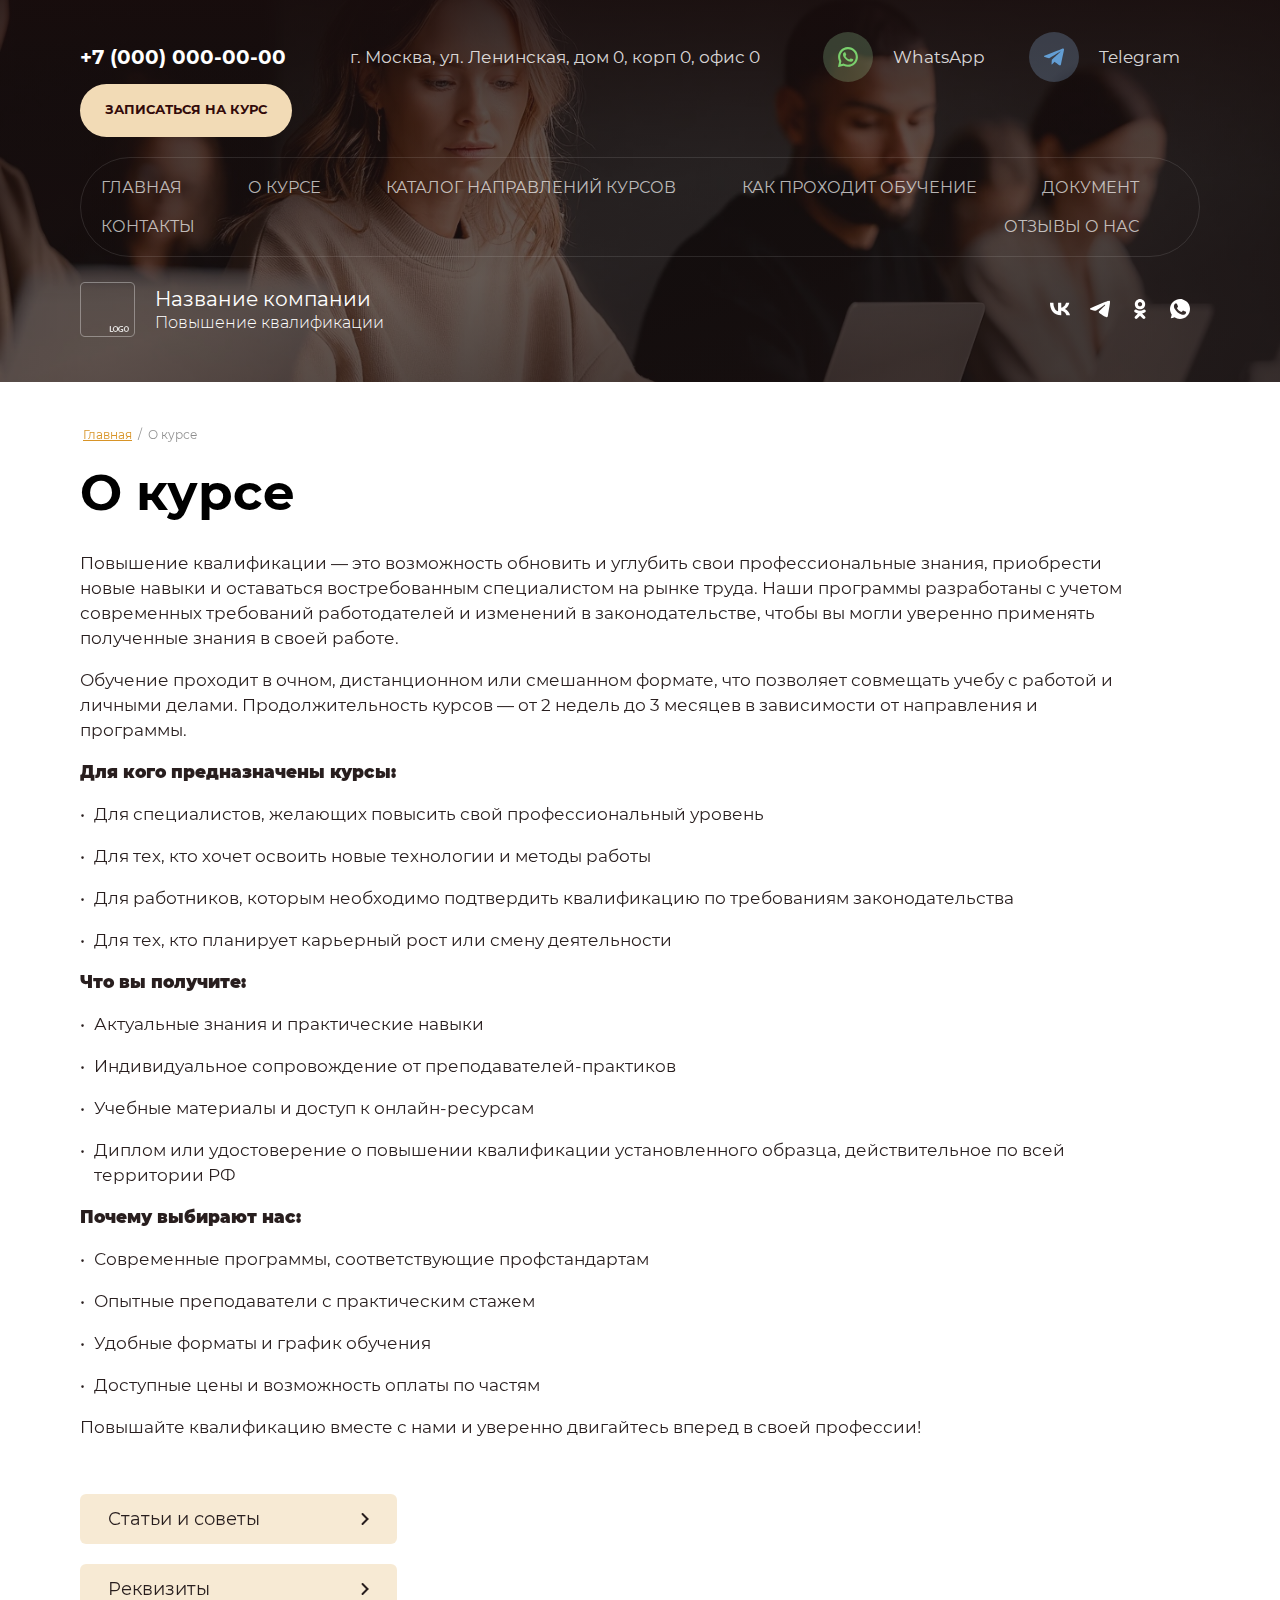
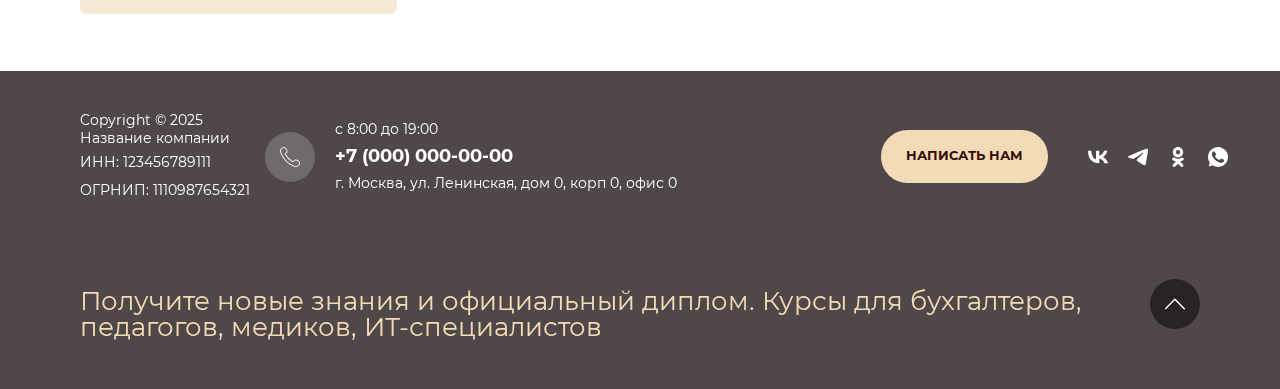
<file: o-kurse.html>
<!doctype html>
<html lang="en">
	<head>
		<meta charset="UTF-8" />
		<meta name="viewport" content="width=device-width, initial-scale=1.0" />
		<title>Document</title>
		<link rel="stylesheet" href="css/fonts.css" />
		<link rel="stylesheet" href="css/root.css" />
		<link rel="stylesheet" href="css/o-kurse.css" />
		<link rel="stylesheet" href="css/animate.min.css" />
		<script src="js/wow.min.js"></script>
	</head>
	<body style="">
		<div class="mosaic-wrap">
			<div class="root root--u-ibcywfqup">
				<div class="mosaic-popup mosaic-popup--u-i6fnbs3ah" id="popup-callback">
					<div class="mosaic-popup__inner-bg mosaic-popup__inner-bg--u-iim3w5fa1">
						<div class="mosaic-popup__inner-data mosaic-popup__inner-data--u-ibozsrwvn">
							<div class="mosaic-popup__close mosaic-popup__close--u-iqxwzmwlp">
								<span class="svg_image svg_image--u-im0u0viwr">
									<svg xmlns="http://www.w3.org/2000/svg" width="16.41" height="16.406" viewBox="0 0 16.41 16.406">
										<path
											d="M9.86 8.058l6.16 6.161a1.286 1.286 0 0 1-1.82 1.817L8.04 9.875l-5.86 5.857A1.252 1.252 0 0 1 .41 13.96l5.86-5.857-5.9-5.9A1.282 1.282 0 1 1 2.18.386l5.9 5.9L13.9.471a1.252 1.252 0 1 1 1.77 1.772z"
											fill-rule="evenodd"
											class="path-ij1ve12k6"
										></path>
									</svg>
								</span>
							</div>
							<div class="mosaic-form mosaic-form--u-iyjjmcepo">
								<form action="mails/callback-mail.php" class="mosaic-form__form mosaic-form__form--u-iwsx1397a" method="POST">
									<div class="mosaic-form__title mosaic-form__title--u-iacq4vc9z">
										<span class="text-block-wrap-div">Записаться на курс</span>
									</div>
									<div class="div div--u-i1om4z0p8">
										<div class="mosaic-form__field mosaic-form__field--u-i3bdh0fvm">
											<!--noindex-->
											<div class="mosaic-form__error mosaic-form__error--u-in1yotpdk is-removed">
												<span class="text-block-wrap-div">это поле обязательно для заполнения</span>
											</div>
											<!--/noindex-->
											<div class="mosaic-form__header mosaic-form__header--u-i978tvlqr">
												<span class="mosaic-form__name mosaic-form__name--u-ibutptk30"
													><span class="text-block-wrap-div">Строка ввода:</span></span
												><span class="mosaic-form__required mosaic-form__required--u-itjutd3kf is-removed"
													><span class="text-block-wrap-div">* </span></span
												>
											</div>
											<div class="mosaic-form__body mosaic-form__body--u-i8vj08i1m">
												<div class="mosaic-form__icon mosaic-form__icon--u-ijow40kc0">
													<span class="svg_image svg_image--u-i866kyae0"></span>
												</div>
												<input
													type="text"
													placeholder="Ваш адрес"
													name="address"
													class="mosaic-form__text mosaic-form__text--u-i3kvj8jn2"
												/>
											</div>
											<div class="mosaic-form__note mosaic-form__note--u-izhs2gv50 is-removed"></div>
										</div>
										<div class="mosaic-form__field mosaic-form__field--u-i38c5r4tj">
											<!--noindex-->
											<div class="mosaic-form__error mosaic-form__error--u-i0gsidc3q is-removed">
												<span class="text-block-wrap-div">это поле обязательно для заполнения</span>
											</div>
											<!--/noindex-->
											<div class="mosaic-form__header mosaic-form__header--u-ignt4mbed">
												<span class="mosaic-form__name mosaic-form__name--u-imir0ihrj"
													><span class="text-block-wrap-div">Телефон:</span></span
												><span class="mosaic-form__required mosaic-form__required--u-i4bpgonih"
													><span class="text-block-wrap-div">* </span></span
												>
											</div>
											<div class="mosaic-form__body mosaic-form__body--u-idpfeo902">
												<div class="mosaic-form__icon mosaic-form__icon--u-ionl1f5vp">
													<span class="svg_image svg_image--u-imgr86jq5"></span>
												</div>
												<input type="tel" name="tel" placeholder="Телефон *" class="mosaic-form__text mosaic-form__text--u-it5nzmjjk" />
											</div>
											<div class="mosaic-form__note mosaic-form__note--u-itxjzugwf is-removed"></div>
										</div>
										<div class="mosaic-form__field mosaic-form__field--u-i37kfqwac">
											<!--noindex-->
											<div class="mosaic-form__error mosaic-form__error--u-ihxznargw is-removed">
												<span class="text-block-wrap-div">это поле обязательно для заполнения</span>
											</div>
											<!--/noindex-->
											<div class="mosaic-form__header mosaic-form__header--u-imqu3rmw8">
												<span class="mosaic-form__name mosaic-form__name--u-io7w7mawl"
													><span class="text-block-wrap-div">E-mail:</span></span
												><span class="mosaic-form__required mosaic-form__required--u-iipk53m0x is-removed"
													><span class="text-block-wrap-div">* </span></span
												>
											</div>
											<div class="mosaic-form__body mosaic-form__body--u-ijqm7e5ls">
												<div class="mosaic-form__icon mosaic-form__icon--u-ifu41tibu">
													<span class="svg_image svg_image--u-i9lnmh20e"></span>
												</div>
												<input
													type="email"
													name="email"
													placeholder="E-mail"
													class="mosaic-form__text mosaic-form__text--u-i4zr6bis1"
												/>
											</div>
											<div class="mosaic-form__note mosaic-form__note--u-ilv3eglhg is-removed"></div>
										</div>
										<div class="mosaic-form__field mosaic-form__field--u-ijupsfj38">
											<!--noindex-->
											<div class="mosaic-form__error mosaic-form__error--u-ik0ykfi0y is-removed">
												<span class="text-block-wrap-div">это поле обязательно для заполнения</span>
											</div>
											<!--/noindex-->
											<div class="mosaic-form__header mosaic-form__header--u-i38hynusa">
												<span class="mosaic-form__name mosaic-form__name--u-iudtiaqoa"
													><span class="text-block-wrap-div">Область ввода:</span></span
												><span class="mosaic-form__required mosaic-form__required--u-iss44b7p9 is-removed"
													><span class="text-block-wrap-div">* </span></span
												>
											</div>
											<div class="mosaic-form__body mosaic-form__body--u-i41aqhogt">
												<div class="mosaic-form__icon mosaic-form__icon--u-igapui408">
													<span class="svg_image svg_image--u-icmc4sm76"></span>
												</div>
												<textarea
													name="question"
													placeholder="Ваш вопрос"
													class="mosaic-form__textarea mosaic-form__textarea--u-ia9y9rf9l"
												></textarea>
											</div>
											<div class="mosaic-form__note mosaic-form__note--u-ivzaandjw is-removed"></div>
										</div>
									</div>
									<div class="mosaic-form__field mosaic-form__field--u-ixu80mu3q">
										<!--noindex-->
										<div class="mosaic-form__error mosaic-form__error--u-ih65iwl2d is-removed">
											<span class="text-block-wrap-div">это поле обязательно для заполнения</span>
										</div>
										<!--/noindex-->
										<div class="mosaic-form__header mosaic-form__header--u-i1n5rh36d">
											<span class="mosaic-form__name mosaic-form__name--u-imeq4ck1o"
												><span class="text-block-wrap-div">Галочка</span></span
											><span class="mosaic-form__required mosaic-form__required--u-i4jxv8c62 is-removed"
												><span class="text-block-wrap-div">* </span></span
											>
										</div>
										<label class="mosaic-form__label mosaic-form__label--u-igkj6ded9"
											><input
												type="checkbox"
												name="agreement"
												value="Ознакомлен с пользовательским соглашением"
												class="mosaic-form__checkbox mosaic-form__checkbox--u-ipkpe12aq"
											/><span class="mosaic-form__checkbox-icon mosaic-form__checkbox-icon--u-i4ba4orh4"></span
											><span class="mosaic-form__value mosaic-form__value--u-iuv4z9pvs"
												><span class="text-block-wrap-div">Ознакомлен с пользовательским соглашением</span></span
											></label
										>
										<div class="mosaic-form__note mosaic-form__note--u-i9wu11dpk is-removed"></div>
									</div>
									<button type="submit" class="mosaic-form__button mosaic-form__button--u-ihqwpp16f">
										<span class="button__text button__text--u-ixtzflqi8"><span class="text-block-wrap-div">Отправить</span></span></button
									><re-captcha></re-captcha>
								</form>
								<!--noindex-->
								<div class="mosaic-form__success mosaic-form__success--u-ilw9exebi is-removed">
									<div class="mosaic-form__success__text mosaic-form__success__text--u-iimvls0q9">
										<span class="text-block-wrap-div">Спасибо! Форма отправлена</span>
									</div>
								</div>
								<!--/noindex-->
							</div>
						</div>
					</div>
				</div>

				<div class="mosaic-popup mosaic-popup--u-i6fnbs3ah" id="popup-course">
					<div class="mosaic-popup__inner-bg mosaic-popup__inner-bg--u-iim3w5fa1">
						<div class="mosaic-popup__inner-data mosaic-popup__inner-data--u-ibozsrwvn">
							<div class="mosaic-popup__close mosaic-popup__close--u-iqxwzmwlp">
								<span class="svg_image svg_image--u-im0u0viwr">
									<svg xmlns="http://www.w3.org/2000/svg" width="16.41" height="16.406" viewBox="0 0 16.41 16.406">
										<path
											d="M9.86 8.058l6.16 6.161a1.286 1.286 0 0 1-1.82 1.817L8.04 9.875l-5.86 5.857A1.252 1.252 0 0 1 .41 13.96l5.86-5.857-5.9-5.9A1.282 1.282 0 1 1 2.18.386l5.9 5.9L13.9.471a1.252 1.252 0 1 1 1.77 1.772z"
											fill-rule="evenodd"
											class="path-ij1ve12k6"
										></path>
									</svg>
								</span>
							</div>
							<div class="mosaic-form--u-ijpswxniq mosaic-form--u-ijpswxniq-1 mosaic-form--u-iyjjmcepo">
								<form action="mails/course-form.php" class="mosaic-form__form mosaic-form__form--u-ik5179561">
									<div class="mosaic-form__title mosaic-form__title--u-ixicssomo">
										<span class="text-block-wrap-div">Запишитесь на курс прямо сейчас</span>
									</div>
									<div class="div div--u-i0ejolayq">
										<div class="mosaic-form__field mosaic-form__field--u-ieowq877k">
											<!--noindex-->
											<div class="mosaic-form__error mosaic-form__error--u-ig4i4wyjd is-removed">
												<span class="text-block-wrap-div">это поле обязательно для заполнения</span>
											</div>
											<!--/noindex-->
											<div class="mosaic-form__header mosaic-form__header--u-iyb99p7le">
												<span class="mosaic-form__name mosaic-form__name--u-i38jv27ap"
													><span class="text-block-wrap-div">Ваш вопрос</span></span
												><span class="mosaic-form__required mosaic-form__required--u-i5c2808b9 is-removed"
													><span class="text-block-wrap-div">* </span></span
												>
											</div>
											<div class="mosaic-form__body mosaic-form__body--u-i250lhgc3">
												<div class="mosaic-form__icon mosaic-form__icon--u-i76ficuys">
													<span class="svg_image svg_image--u-iayw7ng0h"></span>
												</div>
												<input type="text" name="fio" placeholder="ФИО" class="mosaic-form__text mosaic-form__text--u-idpnhogca" />
											</div>
											<div class="mosaic-form__note mosaic-form__note--u-idl8l976b is-removed"></div>
										</div>
										<div class="mosaic-form__field mosaic-form__field--u-iemthdq2t">
											<!--noindex-->
											<div class="mosaic-form__error mosaic-form__error--u-i6u5gl7uz is-removed">
												<span class="text-block-wrap-div">это поле обязательно для заполнения</span>
											</div>
											<!--/noindex-->
											<div class="mosaic-form__header mosaic-form__header--u-i2r5h3wgg">
												<span class="mosaic-form__name mosaic-form__name--u-iirz7s5jo"
													><span class="text-block-wrap-div">Телефон:</span></span
												><span class="mosaic-form__required mosaic-form__required--u-idef95otq"
													><span class="text-block-wrap-div">* </span></span
												>
											</div>
											<div class="mosaic-form__body mosaic-form__body--u-ivge1fzf5">
												<div class="mosaic-form__icon mosaic-form__icon--u-i1a74hspa">
													<span class="svg_image svg_image--u-ihzs58p8p"></span>
												</div>
												<input type="tel" name="tel" placeholder="Телефон *" class="mosaic-form__text mosaic-form__text--u-iqc0dx3o9" />
											</div>
											<div class="mosaic-form__note mosaic-form__note--u-i7rsps8ye is-removed"></div>
										</div>
										<div class="mosaic-form__field mosaic-form__field--u-if7a3g01p">
											<!--noindex-->
											<div class="mosaic-form__error mosaic-form__error--u-inr09jmtw is-removed">
												<span class="text-block-wrap-div">это поле обязательно для заполнения</span>
											</div>
											<!--/noindex-->
											<div class="mosaic-form__header mosaic-form__header--u-iujjp290g">
												<span class="mosaic-form__name mosaic-form__name--u-ipv2ba8vq"
													><span class="text-block-wrap-div">E-mail:</span></span
												><span class="mosaic-form__required mosaic-form__required--u-im2v6z3wf is-removed"
													><span class="text-block-wrap-div">* </span></span
												>
											</div>
											<div class="mosaic-form__body mosaic-form__body--u-ihp67drj4">
												<div class="mosaic-form__icon mosaic-form__icon--u-i94ij2yh6">
													<span class="svg_image svg_image--u-ivh9mem01"></span>
												</div>
												<input
													type="email"
													name="email"
													placeholder="E-mail"
													class="mosaic-form__text mosaic-form__text--u-izmi4wbgt"
												/>
											</div>
											<div class="mosaic-form__note mosaic-form__note--u-ibhhmln4s is-removed"></div>
										</div>
										<div class="mosaic-form__field mosaic-form__field--u-i179qeij8">
											<!--noindex-->
											<div class="mosaic-form__error mosaic-form__error--u-iy4333gan is-removed">
												<span class="text-block-wrap-div">это поле обязательно для заполнения</span>
											</div>
											<!--/noindex-->
											<div class="mosaic-form__header mosaic-form__header--u-inxxb5vss">
												<span class="mosaic-form__name mosaic-form__name--u-idvhkkseq"
													><span class="text-block-wrap-div">Выберите направление курса</span></span
												><span class="mosaic-form__required mosaic-form__required--u-i9vfjuxw8 is-removed"
													><span class="text-block-wrap-div">* </span></span
												>
											</div>
											<select name="course_direction" class="mosaic-form__select mosaic-form__select--u-ilpvin3m8">
												<option class="mosaic-form__select-item mosaic-form__select-item--u-ib0fudd2r">
													Экономика и бухгалтерский учет
												</option>
												<option class="mosaic-form__select-item mosaic-form__select-item--u-ib0fudd2r">Образование и педагогика</option>
												<option class="mosaic-form__select-item mosaic-form__select-item--u-ib0fudd2r">
													Медицина и здравоохранение
												</option>
											</select>
											<div class="mosaic-form__note mosaic-form__note--u-iplzu7mlo is-removed"></div>
										</div>
										<div class="mosaic-form__field mosaic-form__field--u-i1ev5l1de">
											<!--noindex-->
											<div class="mosaic-form__error mosaic-form__error--u-ixljvij0d is-removed">
												<span class="text-block-wrap-div">это поле обязательно для заполнения</span>
											</div>
											<!--/noindex-->
											<div class="mosaic-form__header mosaic-form__header--u-i8twxx04e">
												<span class="mosaic-form__name mosaic-form__name--u-i8htbm2je"
													><span class="text-block-wrap-div">Формат обучения</span></span
												><span class="mosaic-form__required mosaic-form__required--u-ifp1y3orq is-removed"
													><span class="text-block-wrap-div">* </span></span
												>
											</div>
											<select name="learning_format" class="mosaic-form__select mosaic-form__select--u-i6enzw69k">
												<option class="mosaic-form__select-item mosaic-form__select-item--u-ikai3js6e">Онлайн</option>
												<option class="mosaic-form__select-item mosaic-form__select-item--u-ikai3js6e">Очно</option>
											</select>
											<div class="mosaic-form__note mosaic-form__note--u-iwmmve6vi is-removed"></div>
										</div>
									</div>
									<div class="mosaic-form__field mosaic-form__field--u-ig753muzh">
										<!--noindex-->
										<div class="mosaic-form__error mosaic-form__error--u-i98nb76wo is-removed">
											<span class="text-block-wrap-div">это поле обязательно для заполнения</span>
										</div>
										<!--/noindex-->
										<div class="mosaic-form__header mosaic-form__header--u-ikkxskmkj">
											<span class="mosaic-form__name mosaic-form__name--u-igp98fk7m"
												><span class="text-block-wrap-div">Галочка</span></span
											><span class="mosaic-form__required mosaic-form__required--u-i1e97sp2o is-removed"
												><span class="text-block-wrap-div">* </span></span
											>
										</div>
										<label class="mosaic-form__label mosaic-form__label--u-iffag8czd"
											><input
												type="checkbox"
												name="agreement"
												value="Ознакомлен с пользовательским соглашением"
												class="mosaic-form__checkbox mosaic-form__checkbox--u-ipllxarsi"
											/><span class="mosaic-form__checkbox-icon mosaic-form__checkbox-icon--u-imvd5rcjk"></span
											><span class="mosaic-form__value mosaic-form__value--u-iduim6tjb"
												><span class="text-block-wrap-div">Ознакомлен с пользовательским соглашением</span></span
											></label
										>
										<div class="mosaic-form__note mosaic-form__note--u-ith3092u9 is-removed"></div>
									</div>
									<button type="submit" class="mosaic-form__button mosaic-form__button--u-ikpkw5uss">
										<span class="button__text button__text--u-ipdo2852o"><span class="text-block-wrap-div">Отправить</span></span></button
									><re-captcha></re-captcha>
								</form>
								<!--noindex-->
								<div class="mosaic-form__success mosaic-form__success--u-ilw9exebi is-removed">
									<div class="mosaic-form__success__text mosaic-form__success__text--u-iimvls0q9">
										<span class="text-block-wrap-div">Спасибо! Форма отправлена</span>
									</div>
								</div>
								<!--/noindex-->
							</div>
						</div>
					</div>
				</div>

				<div class="section section--u-iuqh7gk14">
					<div class="div div--u-ibl6xyh2p">
						<div class="section section--u-ie41r58os">
							<div class="div div--u-ige14ztwb">
								<div class="div div--u-iz7p7tcug">
									<div class="list list--u-i99wkb6ie">
										<div class="list__item list__item--u-iqvnaqrvp">
											<a target="_self" href="tel:" class="link-universal link-universal--u-i2gx7d7z2">
												<div class="text text--u-ivur73rjr">
													<span class="text-block-wrap-div">+7 (000) 000-00-00</span>
												</div>
											</a>
										</div>
									</div>
								</div>
								<div class="div div--u-ida5z40u2">
									<div class="list list--u-i8xxmxuqc">
										<div class="list__item list__item--u-if57zb42r">
											<div class="text text--u-iks06b845">
												<span class="text-block-wrap-div">г. Москва, ул. Ленинская, дом 0, корп 0, офис 0</span>
											</div>
										</div>
									</div>
								</div>
								<div class="div div--u-if8m6hfjg">
									<div class="list list--u-id9txhv53">
										<div class="list__item list__item--u-izm0hwedg">
											<a target="_self" href="mailto:" class="link-universal link-universal--u-itn05k4qx">
												<div class="div div--u-ieeym1dd5">
													<span class="svg_image svg_image--u-in68x7mcj">
														<svg xmlns="http://www.w3.org/2000/svg" viewBox="0 0 418.135 418.135" width="418.135" height="418.135">
															<path
																d="M198.929.242C88.5 5.5 1.356 97.466 1.691 208.02c.102 33.672 8.231 65.454 22.571 93.536L2.245 408.429c-1.191 5.781 4.023 10.843 9.766 9.483l104.723-24.811c26.905 13.402 57.125 21.143 89.108 21.631 112.869 1.724 206.982-87.897 210.5-200.724C420.113 93.065 320.295-5.538 198.929.242zm124.957 321.955c-30.669 30.669-71.446 47.559-114.818 47.559-25.396 0-49.71-5.698-72.269-16.935l-14.584-7.265-64.206 15.212 13.515-65.607-7.185-14.07c-11.711-22.935-17.649-47.736-17.649-73.713 0-43.373 16.89-84.149 47.559-114.819 30.395-30.395 71.837-47.56 114.822-47.56 43.372.001 84.147 16.891 114.816 47.559 30.669 30.669 47.559 71.445 47.56 114.817-.001 42.986-17.166 84.428-47.561 114.822z"
																class="path-ixkhr0ux7"
															></path>
															<path
																d="M309.712 252.351l-40.169-11.534a14.971 14.971 0 0 0-14.816 3.903l-9.823 10.008c-4.142 4.22-10.427 5.576-15.909 3.358-19.002-7.69-58.974-43.23-69.182-61.007-2.945-5.128-2.458-11.539 1.158-16.218l8.576-11.095a14.97 14.97 0 0 0 1.847-15.21l-16.9-38.223c-4.048-9.155-15.747-11.82-23.39-5.356-11.211 9.482-24.513 23.891-26.13 39.854-2.851 28.144 9.219 63.622 54.862 106.222 52.73 49.215 94.956 55.717 122.449 49.057 15.594-3.777 28.056-18.919 35.921-31.317 5.362-8.453 1.128-19.679-8.494-22.442z"
																class="path-i558hbw9a"
															></path>
														</svg>
													</span>
												</div>
												<div class="text text--u-i2wwkv9f5">
													<span class="text-block-wrap-div">WhatsApp</span>
												</div>
											</a>
										</div>
									</div>
								</div>
								<div class="div div--u-i8gb385xk">
									<div class="list list--u-ixebabtr6">
										<div class="list__item list__item--u-ih8p9c514">
											<a target="_self" href="mailto:" class="link-universal link-universal--u-in5marjrz">
												<div class="div div--u-i5ii0cj1c">
													<span class="svg_image svg_image--u-iovkrsaj0">
														<svg xmlns="http://www.w3.org/2000/svg" width="29.719" height="25.281" viewBox="0 0 29.719 25.281">
															<path
																d="M11.128 23.676l.532-7.074c.308-.2.514-.529.8-.746.506-.386.914-.868 1.42-1.254l.3-.328c1.248-.953 2.242-2.212 3.491-3.164.368-.281.66-.669 1.035-.955.485-.37.869-.878 1.361-1.253l.3-.328c.364-.278.649-.653 1.005-.926.633-.483 1.142-1.1 1.775-1.582.238-.181.414-.475.651-.657a1.489 1.489 0 0 0 .769-.9 1.113 1.113 0 0 0-1.212.239c-.983.651-2 1.306-2.988 1.94-3.014 1.927-6.036 3.78-9.053 5.7q-1.188.756-2.4 1.522a3.263 3.263 0 0 1-1.183.686 7.453 7.453 0 0 0-1.45-.448c-1.284-.435-2.65-.82-3.934-1.254a7.523 7.523 0 0 1-2.16-.746l-.177-.269c-.023-.978.752-1.183 1.479-1.492 1.3-.556 2.664-1 3.994-1.552 4.253-1.78 8.674-3.3 12.928-5.074 1.457-.609 2.948-1.092 4.379-1.7C24.385 1.382 26.031.834 27.612.18a1.489 1.489 0 0 1 1.834.3 3.149 3.149 0 0 1 .059 2.447c-.095.342-.081.65-.178.985-.209.73-.261 1.51-.473 2.269-.623 2.228-.861 4.636-1.479 6.865-.173.625-.18 1.225-.355 1.85-.622 2.228-.861 4.635-1.479 6.865-.293 1.055-.308 2.765-1.065 3.313-.816.59-1.906-.22-2.426-.6-1.259-.911-2.463-1.935-3.728-2.835-.586-.418-1.139-.873-1.715-1.284a4.613 4.613 0 0 1-.74-.537 3.218 3.218 0 0 0-.68.657c-.333.253-.563.618-.888.865a14.18 14.18 0 0 0-1.39 1.313 2.54 2.54 0 0 1-1.781 1.023z"
																fill-rule="evenodd"
																class="path-iu15mjz5q"
															></path>
														</svg>
													</span>
												</div>
												<div class="text text--u-ixefawkr9">
													<span class="text-block-wrap-div">Telegram</span>
												</div>
											</a>
										</div>
									</div>
								</div>
								<div class="div div--u-igqeyih6g">
									<div role="button" class="link-universal link-universal--u-ikofmis2h">
										<div class="text text--u-iwuj0ajod">
											<span class="text-block-wrap-div">Записаться на курс</span>
										</div>
									</div>
								</div>
							</div>
							<div class="div div--u-iuw2cx10r">
								<div class="hor-menu hor-menu--u-i3bjdv9ob flex-menu">
									<ul class="hor-menu__list hor-menu__list--u-ij93uzkw5">
										<li class="hor-menu__item hor-menu__item--u-iggcx09k2">
											<a href="index.html" class="hor-menu__link hor-menu__link--u-ix575hv02">
												<span class="hor-menu__text hor-menu__text--u-ihigo1c04">
													<span class="text-block-wrap-div">Главная</span>
												</span>
											</a>
										</li>
										<li class="hor-menu__item hor-menu__item--u-iggcx09k2 is-current has-child">
											<a href="o-kurse.html" class="hor-menu__link hor-menu__link--u-ix575hv02">
												<span class="hor-menu__text hor-menu__text--u-ihigo1c04">
													<span class="text-block-wrap-div">О курсе</span>
												</span>
												<span class="hor-menu__icon hor-menu__icon--u-i9c9ipswi"></span>
											</a>

											<ul class="hor-menu__sub_list hor-menu__sub_list--u-isqrmm3bo">
												<li class="hor-menu__sub_item hor-menu__sub_item--u-i39wcd8zh">
													<a href="archive-kurse.html" class="hor-menu__sub_link hor-menu__sub_link--u-i2g1xria8">
														<span class="hor-menu__sub_text hor-menu__sub_text--u-i4ranael9">
															<span class="text-block-wrap-div">Статьи и советы</span>
														</span>
													</a>
												</li>
												<li class="hor-menu__sub_item hor-menu__sub_item--u-i39wcd8zh">
													<a href="/requisites.html" class="hor-menu__sub_link hor-menu__sub_link--u-i2g1xria8">
														<span class="hor-menu__sub_text hor-menu__sub_text--u-i4ranael9">
															<span class="text-block-wrap-div">Реквизиты</span>
														</span>
													</a>
												</li>
											</ul>
										</li>
										<li class="hor-menu__item hor-menu__item--u-iggcx09k2 has-child">
											<a href="catalog.html" class="hor-menu__link hor-menu__link--u-ix575hv02">
												<span class="hor-menu__text hor-menu__text--u-ihigo1c04">
													<span class="text-block-wrap-div">Каталог направлений курсов</span>
												</span>
												<span class="hor-menu__icon hor-menu__icon--u-i9c9ipswi"></span>
											</a>

											<ul class="hor-menu__sub_list hor-menu__sub_list--u-isqrmm3bo">
												<li class="hor-menu__sub_item hor-menu__sub_item--u-i39wcd8zh">
													<a href="article-catalog.html" class="hor-menu__sub_link hor-menu__sub_link--u-i2g1xria8">
														<span class="hor-menu__sub_text hor-menu__sub_text--u-i4ranael9">
															<span class="text-block-wrap-div">Экономика и бухгалтерский учет</span>
														</span>
													</a>
												</li>
												<li class="hor-menu__sub_item hor-menu__sub_item--u-i39wcd8zh">
													<a href="article-catalog.html" class="hor-menu__sub_link hor-menu__sub_link--u-i2g1xria8">
														<span class="hor-menu__sub_text hor-menu__sub_text--u-i4ranael9">
															<span class="text-block-wrap-div">Образование и педагогика</span>
														</span>
													</a>
												</li>
												<li class="hor-menu__sub_item hor-menu__sub_item--u-i39wcd8zh">
													<a href="article-catalog.html" class="hor-menu__sub_link hor-menu__sub_link--u-i2g1xria8">
														<span class="hor-menu__sub_text hor-menu__sub_text--u-i4ranael9">
															<span class="text-block-wrap-div">Медицина и здравоохранение</span>
														</span>
													</a>
												</li>
												<li class="hor-menu__sub_item hor-menu__sub_item--u-i39wcd8zh">
													<a href="article-catalog.html" class="hor-menu__sub_link hor-menu__sub_link--u-i2g1xria8">
														<span class="hor-menu__sub_text hor-menu__sub_text--u-i4ranael9">
															<span class="text-block-wrap-div">Информационные технологии</span>
														</span>
													</a>
												</li>
												<li class="hor-menu__sub_item hor-menu__sub_item--u-i39wcd8zh">
													<a href="article-catalog.html" class="hor-menu__sub_link hor-menu__sub_link--u-i2g1xria8">
														<span class="hor-menu__sub_text hor-menu__sub_text--u-i4ranael9">
															<span class="text-block-wrap-div">Инженерия и строительство</span>
														</span>
													</a>
												</li>
												<li class="hor-menu__sub_item hor-menu__sub_item--u-i39wcd8zh">
													<a href="article-catalog.html" class="hor-menu__sub_link hor-menu__sub_link--u-i2g1xria8">
														<span class="hor-menu__sub_text hor-menu__sub_text--u-i4ranael9">
															<span class="text-block-wrap-div">Управление и менеджмент</span>
														</span>
													</a>
												</li>
												<li class="hor-menu__sub_item hor-menu__sub_item--u-i39wcd8zh">
													<a href="article-catalog.html" class="hor-menu__sub_link hor-menu__sub_link--u-i2g1xria8">
														<span class="hor-menu__sub_text hor-menu__sub_text--u-i4ranael9">
															<span class="text-block-wrap-div">Туризм и сервис</span>
														</span>
													</a>
												</li>
											</ul>
										</li>
										<li class="hor-menu__item hor-menu__item--u-iggcx09k2">
											<a href="kak-prohodit-obuchenie.html" class="hor-menu__link hor-menu__link--u-ix575hv02">
												<span class="hor-menu__text hor-menu__text--u-ihigo1c04">
													<span class="text-block-wrap-div">Как проходит обучение</span>
												</span>
											</a>
										</li>
										<li class="hor-menu__item hor-menu__item--u-iggcx09k2">
											<a href="dokument.html" class="hor-menu__link hor-menu__link--u-ix575hv02">
												<span class="hor-menu__text hor-menu__text--u-ihigo1c04">
													<span class="text-block-wrap-div">Документ</span>
												</span>
											</a>
										</li>
										<li class="hor-menu__item hor-menu__item--u-iggcx09k2">
											<a href="contacts.html" class="hor-menu__link hor-menu__link--u-ix575hv02">
												<span class="hor-menu__text hor-menu__text--u-ihigo1c04">
													<span class="text-block-wrap-div">Контакты</span>
												</span>
											</a>
										</li>
										<li class="hor-menu__item hor-menu__item--u-iggcx09k2">
											<a href="reviews.html" class="hor-menu__link hor-menu__link--u-ix575hv02">
												<span class="hor-menu__text hor-menu__text--u-ihigo1c04">
													<span class="text-block-wrap-div">Отзывы о нас</span>
												</span>
											</a>
										</li>
									</ul>
									<ul class="hor-menu__more_list hor-menu__more_list--u-ib4nesyvb" style="display: none">
										<li class="hor-menu__item hor-menu__item--u-izsl1ku0v">
											<a href="#" class="hor-menu__more_link hor-menu__more_link--u-idd5bznx8">
												<span class="hor-menu__text hor-menu__text--u-ix8w75tzz">
													<span class="text-block-wrap-div">...</span>
												</span>
											</a>
											<ul class="hor-menu__sub_list hor-menu__sub_list--u-ikafrc9bb"></ul>
										</li>
									</ul>
								</div>
							</div>
						</div>
						<div class="section section--u-i9t9jamjn">
							<div class="div div--u-ibqzfvbr4">
								<div class="div div--u-is6pr6s7f">
									<a href="index.html" class="link-universal link-universal--u-itgxitplz">
										<div class="imageFit imageFit--u-ig8fag9qi photo-swipe-image-nc">
											<img src="./img/logo.webp" alt="LOGO87211" title="" class="imageFit__img imageFit__img--u-iyv3rdsz1" />
											<div class="imageFit__overlay imageFit__overlay--u-ip8slgbro"></div>
											<div class="imageFit__zoom imageFit__zoom--u-i44qthsn3">
												<span class="svg_image svg_image--u-i83vqrpze"> </span>
											</div>
										</div>
									</a>
									<div class="div div--u-iah4jl8a7">
										<a href="index.html" class="link-universal link-universal--u-iljh3vrqf">
											<div class="text text--u-iedrbdreu">
												<span class="text-block-wrap-div">Название компании</span>
											</div>
										</a>
										<div class="text text--u-i77u2xa8t">
											<span class="text-block-wrap-div">Повышение квалификации</span>
										</div>
									</div>
								</div>
								<div class="div div--u-ih2638amk">
									<div class="list list--u-ipyaa0nel">
										<div class="list__item list__item--u-irihptyui">
											<a target="_blank" href="index.html" class="link-universal link-universal--u-i7zkk7cbp">
												<span class="svg_image svg_image--u-ieb9j10ao">
													<svg xmlns="http://www.w3.org/2000/svg" width="322" height="201" viewBox="0 0 322 201">
														<path
															d="M0 0h54.58v2.185c3.38 5.7 2.06 33.917 4.36 42.6 10.06 37.941 30.08 88.8 70.95 93.946V0h51.3v78.652c33.79-.324 72.45-48 76.41-78.652h52.39c-2.3 38.382-41.67 86.212-69.85 99.408a3.058 3.058 0 0 0 1.09 1.092c7.18 6.791 18.27 10.518 26.19 16.386C288.4 132.41 317.7 169.768 322 201h-56.76c-11.76-29.971-26.81-49.386-54.58-63.359-5-2.516-22.56-11.049-28.38-7.646-2.51 4-1.09 14.747-1.09 20.755V201C59.7 202.2.14 119.781 0 0z"
															fill-rule="evenodd"
															class="path-irkakbs5m"
														></path>
													</svg>
												</span>
											</a>
										</div>
										<div class="list__item list__item--u-irihptyui">
											<a target="_blank" href="index.html" class="link-universal link-universal--u-i7zkk7cbp">
												<span class="svg_image svg_image--u-ieb9j10ao">
													<svg xmlns="http://www.w3.org/2000/svg" width="286.84" height="237.406" viewBox="0 0 286.84 237.406">
														<path
															d="M196 87l-62 59s-18.73 15.886 0 29 78 53 78 53 18.52 11.636 29 9 13.52-11.114 18-37 17.27-99.614 25-153c4.23-36.136 6.52-47.364-14-47-16.02 2.364-75 27-75 27L53 88l-39 17s-14.23 7.136-14 13 8.02 9.636 27 15 36.27 12.136 50 10 47-26 47-26l72-49s15.52-12.614 21-9-4.5 13.25-21 28z"
															fill-rule="evenodd"
															class="path-ieuuuqbq6"
														></path>
													</svg>
												</span>
											</a>
										</div>
										<div class="list__item list__item--u-irihptyui">
											<a target="_blank" href="index.html" class="link-universal link-universal--u-i7zkk7cbp">
												<span class="svg_image svg_image--u-ieb9j10ao">
													<svg xmlns="http://www.w3.org/2000/svg" viewBox="0 0 1258.2 2174.7" width="1258.2" height="2174.7">
														<path
															d="M629.9 1122.4c310-.1 561.1-251.5 561-561.4C1190.8 251 939.4-.1 629.5 0S68.4 251.5 68.5 561.4c.4 309.8 251.6 560.8 561.4 561m0-793.4c128.4 0 232.5 104.1 232.5 232.5S758.3 793.9 629.9 793.9 397.4 689.8 397.4 561.4c.2-128.3 104.2-232.3 232.5-232.4zm226.9 1251.3c115.5-26.2 225.7-71.9 326-135 76.4-49.3 98.4-151.1 49.1-227.5-48.5-75.2-148.3-97.9-224.5-51-231.1 144.5-524.5 144.5-755.6 0-76.7-48.1-178-25.1-226.3 51.5C-23 1295-.2 1396.6 76.6 1445.1c.1 0 .2.1.2.1 100.2 63 210.4 108.7 325.8 135L88.8 1894c-62.5 66-59.6 170.2 6.5 232.7 63.5 60 162.7 60 226.2 0l308.2-308.4 308.4 308.4c64.2 64.1 168.1 64.1 232.3 0 64.1-64.2 64.1-168.1 0-232.3l-313.6-314.1z"
															class="path-iepz1qyzg"
														></path>
													</svg>
												</span>
											</a>
										</div>
										<div class="list__item list__item--u-irihptyui">
											<a target="_blank" href="index.html" class="link-universal link-universal--u-i7zkk7cbp">
												<span class="svg_image svg_image--u-ieb9j10ao">
													<svg xmlns="http://www.w3.org/2000/svg" width="143" height="141.969" viewBox="0 0 143 141.969">
														<path
															d="M5.6 137.612c.33-2.92 1.59-6.038 2.45-8.666 1.18-3.637 1.49-7.027 2.67-10.665.49-1.518 2.34-5.534 1.78-6.888a10.187 10.187 0 0 0-1.56-2.444 67.488 67.488 0 0 1-4.23-7.776 116.022 116.022 0 0 1-5.12-15.331c-.67-2.354-.33-4.347-.89-6.888-.75-3.349-1.01-9.716-.23-13.109l.45-6c1.2-4.928 1.97-9.827 3.79-14.22C13.07 25.4 26.36 12.995 46.59 4.52 58.37-.42 78.31-1.745 91.81 2.743c10.7 3.558 18.72 8.631 26.73 14.664.74.815 1.48 1.63 2.23 2.444a65.1 65.1 0 0 1 6.68 7.333 80.752 80.752 0 0 1 12.47 23.329c.99 2.978.98 5.681 1.79 8.888.9 3.6 1.86 9.773.89 14v3.555c-.51 2.194-.32 4.638-.89 6.888-1 3.921-1.64 7.975-3.12 11.554-8.43 20.366-21.9 34.053-42.33 42.438-12.37 5.078-32.89 5.58-46.33 1.111-3.76-1.249-8.08-2.677-11.36-4.666-1.88-1.135-4.2-3.294-6.69-3.555-1.8 1.31-6.04 1.484-8.46 2.222-3.26.99-6.79 1.55-10.25 2.666a35.808 35.808 0 0 1-7.57 1.998zM40.35 31.405c-.83.538-2 .413-2.9.889-2.22 1.175-5.34 5.361-6.68 7.554-5.5 9-2.03 22.045 2.45 29.329 11.5 18.712 25.97 32.891 48.78 40.439 4.02 1.329 11.33 3.484 16.71 2.222 9.34-2.189 17.51-8.235 16.04-20.442a102.037 102.037 0 0 0-13.59-6.888c-2.59-1.135-4.58-2.986-8.24-3.11a15.631 15.631 0 0 0-1.78 1.333c-1.06 1.422-1.85 2.828-2.9 4.222-.59.79-1.63 1.432-2.23 2.221-.76 1.011-1.68 2.848-2.89 3.333h-2.23c-1.05-.822-2.47-.98-3.79-1.555a51.766 51.766 0 0 1-6.01-3.111 55.523 55.523 0 0 1-16.26-15.109c-1.71-2.381-4.81-4.888-4.9-8.665 1.83-1.81 6.35-7.073 7.13-9.554.86-2.76-1.33-5.282-2.01-6.888-2.44-5.762-3.79-12-8.02-16z"
															fill-rule="evenodd"
															class="path-i4f2cbbx1"
														></path>
													</svg>
												</span>
											</a>
										</div>
									</div>
								</div>
							</div>
						</div>
					</div>
				</div>
				<div class="section section--u-i1mm52hsj">
					<div class="div div--u-ib590tatk">
						<div class="mosaic-crumbs mosaic-crumbs--u-iedna726y">
							<a href="index.html" class="mosaic-crumbs__item_link mosaic-crumbs__item_link--u-ion7bivdc"
								><span class="text-block-wrap-div">Главная</span></a
							><span class="mosaic-crumbs__delimiter mosaic-crumbs__delimiter--u-i85f67ptd">/</span
							><span class="mosaic-crumbs__last mosaic-crumbs__last--u-i4m0w84oi"><span class="text-block-wrap-div">О курсе</span></span>
						</div>
						<h1 class="page-title page-title--u-ipo71g40j">О курсе</h1>
						<div class="content content--u-iwo7oqyms">
							<div class="lpc-content-wrapper">
								<div class="decor-wrap">
									<div class="lpc-elements-text-1 lpc-block lpc-lazy-iframe-js" style="max-width: 1016px">
										<div class="lpc-elements-text-1__container">
											<div class="lpc-wrap lpc-elements-text-1__wrap">
												<div class="lpc-row lpc-elements-text-1__row _left">
													<div
														class="lpc-col-12-xl lpc-col-12-lg lpc-col-12-md lpc-col-12-sm lpc-col-12-xs lpc-elements-text-1__text-wrapper"
													>
														<div class="lpc-elements-text-1__text lp-header-text-1">
															<p>
																Повышение квалификации — это возможность обновить и углубить свои профессиональные знания,
																приобрести новые навыки и оставаться востребованным специалистом на рынке труда. Наши программы
																разработаны с учетом современных требований работодателей и изменений в законодательстве, чтобы
																вы могли уверенно применять полученные знания в своей работе.
															</p>
															<p>
																Обучение проходит в очном, дистанционном или смешанном формате, что позволяет совмещать учебу с
																работой и личными делами. Продолжительность курсов — от 2 недель до 3 месяцев в зависимости от
																направления и программы.
															</p>
															<p>
																<span style="font-weight: bold"><strong>Для кого предназначены курсы:</strong></span>
															</p>
															<ul>
																<li>
																	<p>Для специалистов, желающих повысить свой профессиональный уровень</p>
																</li>
																<li>
																	<p>Для тех, кто хочет освоить новые технологии и методы работы</p>
																</li>
																<li>
																	<p>
																		Для работников, которым необходимо подтвердить квалификацию по требованиям
																		законодательства
																	</p>
																</li>
																<li>
																	<p>Для тех, кто планирует карьерный рост или смену деятельности</p>
																</li>
															</ul>
															<p>
																<span style="font-weight: bold"><strong>Что вы получите:</strong></span>
															</p>
															<ul>
																<li>
																	<p>Актуальные знания и практические навыки</p>
																</li>
																<li>
																	<p>Индивидуальное сопровождение от преподавателей-практиков</p>
																</li>
																<li>
																	<p>Учебные материалы и доступ к онлайн-ресурсам</p>
																</li>
																<li>
																	<p>
																		Диплом или удостоверение о повышении квалификации установленного образца, действительное
																		по всей территории РФ
																	</p>
																</li>
															</ul>
															<p>
																<span style="font-weight: bold"><strong>Почему выбирают нас:</strong></span>
															</p>
															<ul>
																<li>
																	<p>Современные программы, соответствующие профстандартам</p>
																</li>
																<li>
																	<p>Опытные преподаватели с практическим стажем</p>
																</li>
																<li>
																	<p>Удобные форматы и график обучения</p>
																</li>
																<li>
																	<p>Доступные цены и возможность оплаты по частям</p>
																</li>
															</ul>
															<p>Повышайте квалификацию вместе с нами и уверенно двигайтесь вперед в своей профессии!</p>
														</div>
													</div>
												</div>
											</div>
										</div>
									</div>

									<div class="lpc-menu-1 lpc-block lpc-gap-block" style="max-width: 1016px">
										<div class="lpc-menu-1__wrap lpc-wrap">
											<div class="lpc-menu-1__inner lpc-row _left">
												<ul class="lpc-menu-1__list lpc-col-4-xl lpc-col-4-lg lpc-col-4-md lpc-col-12-sm lpc-col-12-xs">
													<li class="lpc-menu-1__item">
														<a href="archive-kurse.html" class="lpc-menu-1__link lp-button lpc-button--type-2"
															>Статьи и советы<span class="lpc-menu-1__arrow"
																><span class="lpc-menu-1__arrow-line"></span><span class="lpc-menu-1__arrow-line"></span></span
														></a>
													</li>
													<li class="lpc-menu-1__item">
														<a href="/requisites.html" class="lpc-menu-1__link lp-button lpc-button--type-2"
															>Реквизиты<span class="lpc-menu-1__arrow"
																><span class="lpc-menu-1__arrow-line"></span><span class="lpc-menu-1__arrow-line"></span></span
														></a>
													</li>
												</ul>
											</div>
										</div>
									</div>
								</div>
							</div>
						</div>
					</div>
				</div>
				<div class="section section--u-i3l98xowf">
					<div class="div div--u-i3a3hm0a4">
						<div class="div div--u-irylfvasj">
							<div class="div div--u-i22o5bdsq">
								<div class="div div--u-ic3l1ozof">
									<div class="mosaic-site-copyright mosaic-site-copyright--u-ivs7yhxjb">Copyright © 2025 Название компании</div>
									<div class="text text--u-i60flq6do">
										<span class="text-block-wrap-div">ИНН: 123456789111</span>
									</div>
									<div class="text text--u-ibudnkn3j">
										<span class="text-block-wrap-div">ОГРНИП: 1110987654321</span>
									</div>
								</div>
								<div class="div div--u-i6h3pj8s6">
									<div class="div div--u-ibxthpmkw">
										<span class="svg_image svg_image--u-ing0y4zod">
											<svg xmlns="http://www.w3.org/2000/svg" width="51" height="51" viewBox="0 0 51 51">
												<path
													d="M40.387 51a8.877 8.877 0 0 1-2.826-.459c-17.6-5.911-30.044-18.344-37-36.953a8.987 8.987 0 0 1 2.056-9.5l2.247-2.24A6.32 6.32 0 0 1 9.361 0h.023a6.245 6.245 0 0 1 4.449 1.856 25.147 25.147 0 0 1 4.468 5.74 6.269 6.269 0 0 1-1.185 7.305l-2.078 2.07a1.559 1.559 0 0 0-.306 1.822 43.412 43.412 0 0 0 17.425 17.3 1.6 1.6 0 0 0 1.88-.277l2.018-2.01a6.359 6.359 0 0 1 7.422-1.137 25.1 25.1 0 0 1 5.684 4.44 6.175 6.175 0 0 1 1.843 4.41 6.281 6.281 0 0 1-1.862 4.5l-2.367 2.359A9.077 9.077 0 0 1 40.387 51zm-2.145-2.473a6.916 6.916 0 0 0 7.026-1.652l2.366-2.358a4.175 4.175 0 0 0 1.237-2.99 4.065 4.065 0 0 0-1.211-2.9 23.416 23.416 0 0 0-5.19-4.076 4.208 4.208 0 0 0-4.908.766l-2.017 2.01a3.722 3.722 0 0 1-4.439.623A45.507 45.507 0 0 1 12.85 19.797a3.693 3.693 0 0 1 .68-4.323l2.078-2.071a4.135 4.135 0 0 0 .807-4.811 23.208 23.208 0 0 0-4.1-5.239A4.124 4.124 0 0 0 9.376 2.13h-.014a4.2 4.2 0 0 0-2.985 1.23L4.13 5.599a6.865 6.865 0 0 0-1.566 7.252c6.716 17.98 18.72 29.984 35.678 35.681z"
													fill-rule="evenodd"
													class="path-i2ztpkvrl"
												></path>
											</svg>
										</span>
									</div>
									<div class="div div--u-iy9bxzi0m">
										<div class="text text--u-i5nsw79v5">
											<span class="text-block-wrap-div">с 8:00 до 19:00</span>
										</div>
										<div class="list list--u-ikxpe4s8h">
											<div class="list__item list__item--u-iboggbg4r">
												<a target="_self" href="tel:" class="link-universal link-universal--u-isxhzcfu9">
													<div class="text text--u-i1ztaoo2g">
														<span class="text-block-wrap-div">+7 (000) 000-00-00</span>
													</div>
												</a>
											</div>
										</div>
										<div class="text text--u-ick6icfd5">
											<span class="text-block-wrap-div">г. Москва, ул. Ленинская, дом 0, корп 0, офис 0</span>
										</div>
									</div>
								</div>
								<div class="div div--u-i0tnm1p5x">
									<div role="button" class="link-universal link-universal--u-i9wqqd5h5">
										<div class="text text--u-iccb8ch0c">
											<span class="text-block-wrap-div">Написать нам</span>
										</div>
									</div>
									<div class="div div--u-ik7golrpf">
										<div class="list list--u-ivusjbsr5">
											<div class="list__item list__item--u-itbtc9gvc">
												<a target="_blank" href="index.html" class="link-universal link-universal--u-idfvuzsdo">
													<span class="svg_image svg_image--u-ib49gv24c">
														<svg xmlns="http://www.w3.org/2000/svg" width="322" height="201" viewBox="0 0 322 201">
															<path
																d="M0 0h54.58v2.185c3.38 5.7 2.06 33.917 4.36 42.6 10.06 37.941 30.08 88.8 70.95 93.946V0h51.3v78.652c33.79-.324 72.45-48 76.41-78.652h52.39c-2.3 38.382-41.67 86.212-69.85 99.408a3.058 3.058 0 0 0 1.09 1.092c7.18 6.791 18.27 10.518 26.19 16.386C288.4 132.41 317.7 169.768 322 201h-56.76c-11.76-29.971-26.81-49.386-54.58-63.359-5-2.516-22.56-11.049-28.38-7.646-2.51 4-1.09 14.747-1.09 20.755V201C59.7 202.2.14 119.781 0 0z"
																fill-rule="evenodd"
																class="path-irkakbs5m"
															></path>
														</svg>
													</span>
												</a>
											</div>
											<div class="list__item list__item--u-itbtc9gvc">
												<a target="_blank" href="index.html" class="link-universal link-universal--u-idfvuzsdo">
													<span class="svg_image svg_image--u-ib49gv24c">
														<svg xmlns="http://www.w3.org/2000/svg" width="286.84" height="237.406" viewBox="0 0 286.84 237.406">
															<path
																d="M196 87l-62 59s-18.73 15.886 0 29 78 53 78 53 18.52 11.636 29 9 13.52-11.114 18-37 17.27-99.614 25-153c4.23-36.136 6.52-47.364-14-47-16.02 2.364-75 27-75 27L53 88l-39 17s-14.23 7.136-14 13 8.02 9.636 27 15 36.27 12.136 50 10 47-26 47-26l72-49s15.52-12.614 21-9-4.5 13.25-21 28z"
																fill-rule="evenodd"
																class="path-ieuuuqbq6"
															></path>
														</svg>
													</span>
												</a>
											</div>
											<div class="list__item list__item--u-itbtc9gvc">
												<a target="_blank" href="index.html" class="link-universal link-universal--u-idfvuzsdo">
													<span class="svg_image svg_image--u-ib49gv24c">
														<svg xmlns="http://www.w3.org/2000/svg" viewBox="0 0 1258.2 2174.7" width="1258.2" height="2174.7">
															<path
																d="M629.9 1122.4c310-.1 561.1-251.5 561-561.4C1190.8 251 939.4-.1 629.5 0S68.4 251.5 68.5 561.4c.4 309.8 251.6 560.8 561.4 561m0-793.4c128.4 0 232.5 104.1 232.5 232.5S758.3 793.9 629.9 793.9 397.4 689.8 397.4 561.4c.2-128.3 104.2-232.3 232.5-232.4zm226.9 1251.3c115.5-26.2 225.7-71.9 326-135 76.4-49.3 98.4-151.1 49.1-227.5-48.5-75.2-148.3-97.9-224.5-51-231.1 144.5-524.5 144.5-755.6 0-76.7-48.1-178-25.1-226.3 51.5C-23 1295-.2 1396.6 76.6 1445.1c.1 0 .2.1.2.1 100.2 63 210.4 108.7 325.8 135L88.8 1894c-62.5 66-59.6 170.2 6.5 232.7 63.5 60 162.7 60 226.2 0l308.2-308.4 308.4 308.4c64.2 64.1 168.1 64.1 232.3 0 64.1-64.2 64.1-168.1 0-232.3l-313.6-314.1z"
																class="path-iepz1qyzg"
															></path>
														</svg>
													</span>
												</a>
											</div>
											<div class="list__item list__item--u-itbtc9gvc">
												<a target="_blank" href="index.html" class="link-universal link-universal--u-idfvuzsdo">
													<span class="svg_image svg_image--u-ib49gv24c">
														<svg xmlns="http://www.w3.org/2000/svg" width="143" height="141.969" viewBox="0 0 143 141.969">
															<path
																d="M5.6 137.612c.33-2.92 1.59-6.038 2.45-8.666 1.18-3.637 1.49-7.027 2.67-10.665.49-1.518 2.34-5.534 1.78-6.888a10.187 10.187 0 0 0-1.56-2.444 67.488 67.488 0 0 1-4.23-7.776 116.022 116.022 0 0 1-5.12-15.331c-.67-2.354-.33-4.347-.89-6.888-.75-3.349-1.01-9.716-.23-13.109l.45-6c1.2-4.928 1.97-9.827 3.79-14.22C13.07 25.4 26.36 12.995 46.59 4.52 58.37-.42 78.31-1.745 91.81 2.743c10.7 3.558 18.72 8.631 26.73 14.664.74.815 1.48 1.63 2.23 2.444a65.1 65.1 0 0 1 6.68 7.333 80.752 80.752 0 0 1 12.47 23.329c.99 2.978.98 5.681 1.79 8.888.9 3.6 1.86 9.773.89 14v3.555c-.51 2.194-.32 4.638-.89 6.888-1 3.921-1.64 7.975-3.12 11.554-8.43 20.366-21.9 34.053-42.33 42.438-12.37 5.078-32.89 5.58-46.33 1.111-3.76-1.249-8.08-2.677-11.36-4.666-1.88-1.135-4.2-3.294-6.69-3.555-1.8 1.31-6.04 1.484-8.46 2.222-3.26.99-6.79 1.55-10.25 2.666a35.808 35.808 0 0 1-7.57 1.998zM40.35 31.405c-.83.538-2 .413-2.9.889-2.22 1.175-5.34 5.361-6.68 7.554-5.5 9-2.03 22.045 2.45 29.329 11.5 18.712 25.97 32.891 48.78 40.439 4.02 1.329 11.33 3.484 16.71 2.222 9.34-2.189 17.51-8.235 16.04-20.442a102.037 102.037 0 0 0-13.59-6.888c-2.59-1.135-4.58-2.986-8.24-3.11a15.631 15.631 0 0 0-1.78 1.333c-1.06 1.422-1.85 2.828-2.9 4.222-.59.79-1.63 1.432-2.23 2.221-.76 1.011-1.68 2.848-2.89 3.333h-2.23c-1.05-.822-2.47-.98-3.79-1.555a51.766 51.766 0 0 1-6.01-3.111 55.523 55.523 0 0 1-16.26-15.109c-1.71-2.381-4.81-4.888-4.9-8.665 1.83-1.81 6.35-7.073 7.13-9.554.86-2.76-1.33-5.282-2.01-6.888-2.44-5.762-3.79-12-8.02-16z"
																fill-rule="evenodd"
																class="path-i4f2cbbx1"
															></path>
														</svg>
													</span>
												</a>
											</div>
										</div>
									</div>
								</div>
							</div>
							<div class="div div--u-ih3h5tazc">
								<div class="div div--u-ibhcgycgd">
									<div class="blocklist__item_title blocklist__item_title--u-ifk3wyu8n">
										<span class="text-block-wrap-div"
											>Получите новые знания и официальный диплом. Курсы для бухгалтеров, педагогов, медиков, ИТ-специалистов</span
										>
									</div>
								</div>
								<div class="div div--u-ijft4pmxz">
									<button role="button" class="button-up button-up--u-igorgqpz7">
										<span class="svg_image svg_image--u-iorsre8w1">
											<svg xmlns="http://www.w3.org/2000/svg" width="55.03" height="30.125" viewBox="0 0 55.03 30.125">
												<path
													d="M54.42 29.509a1.994 1.994 0 0 1-2.84 0L27.12 4.818 3.37 28.789a1.968 1.968 0 0 1-2.8 0 2.015 2.015 0 0 1 0-2.824L25.75.549a1.968 1.968 0 0 1 2.8 0c.02.018.02.042.04.061a1.767 1.767 0 0 1 .24.2l25.59 25.826a2.034 2.034 0 0 1 0 2.873z"
													fill-rule="evenodd"
													class="path-i62gk2rwg"
												></path>
											</svg>
										</span>
									</button>
									<div class="mosaic-site-counters mosaic-site-counters--u-iklvmsyd0">
										<!--__INFO2025-10-15 10:41:03INFO__-->
									</div>
								</div>
							</div>
						</div>
					</div>
				</div>

				<div class="side-panel side-panel--u-i9vrxi7xh">
					<div class="side-panel__button-open side-panel__button-open--u-ikkgsxyge">
						<span class="svg_image svg_image--u-i9yah5ua6">
							<svg xmlns="http://www.w3.org/2000/svg" width="22.13" height="14.562" viewBox="0 0 22.13 14.562">
								<path
									d="M20.85 8.556H1.28a1.285 1.285 0 0 1 0-2.57h19.57a1.285 1.285 0 0 1 0 2.57zm0-6H1.28a1.285 1.285 0 0 1 0-2.57h19.57a1.285 1.285 0 0 1 0 2.57zm-19.57 9.43h19.57a1.285 1.285 0 0 1 0 2.57H1.28a1.285 1.285 0 0 1 0-2.569z"
									fill-rule="evenodd"
									class="path-ijde2zpzp"
								></path>
							</svg>
						</span>
					</div>
					<div class="side-panel__mask side-panel__mask--u-ie2ugt4qt"></div>
					<div class="side-panel__content side-panel__content--u-i2jo7s1fj" style="left: auto; right: 0px">
						<div class="side-panel__button-close side-panel__button-close--u-iubk127oq">
							<span class="svg_image svg_image--u-iqgq8nf8x">
								<svg xmlns="http://www.w3.org/2000/svg" width="16.41" height="16.406" viewBox="0 0 16.41 16.406">
									<path
										d="M9.86 8.058l6.16 6.161a1.286 1.286 0 0 1-1.82 1.817L8.04 9.875l-5.86 5.857A1.252 1.252 0 0 1 .41 13.96l5.86-5.857-5.9-5.9A1.282 1.282 0 1 1 2.18.386l5.9 5.9L13.9.471a1.252 1.252 0 1 1 1.77 1.772z"
										fill-rule="evenodd"
										class="path-id3efmiyd"
									></path>
								</svg>
							</span>
						</div>
						<div class="side-panel__content-inner side-panel__content-inner--u-ig5mf5hls">
							<div class="ver-menu ver-menu--u-ijov1ryfh">
								<ul class="ver-menu__list ver-menu__list--u-ieml6up2m">
									<li class="ver-menu__item ver-menu__item--u-iqzz9fwq5">
										<a href="index.html" class="ver-menu__link ver-menu__link--u-iuy5nlram">
											<span class="ver-menu__text ver-menu__text--u-ios9ejiha">
												<span class="text-block-wrap-div">Главная</span>
											</span>
										</a>
									</li>
									<li class="ver-menu__item ver-menu__item--u-iqzz9fwq5 is-current">
										<a href="o-kurse.html" class="ver-menu__link ver-menu__link--u-iuy5nlram">
											<span class="ver-menu__text ver-menu__text--u-ios9ejiha">
												<span class="text-block-wrap-div">О курсе</span>
											</span>
											<span class="ver-menu__icon ver-menu__icon--u-iwh6la5fa"></span>
										</a>

										<ul class="ver-menu__sub_list ver-menu__sub_list--u-i2jwjmlfb">
											<li class="ver-menu__sub_item ver-menu__sub_item--u-iyx2p1dql">
												<a href="archive-kurse.html" class="ver-menu__sub_link ver-menu__sub_link--u-if7yalyxx">
													<span class="ver-menu__sub_text ver-menu__sub_text--u-if56rjs3u">
														<span class="text-block-wrap-div">Статьи и советы</span>
													</span>
												</a>
											</li>
											<li class="ver-menu__sub_item ver-menu__sub_item--u-iyx2p1dql">
												<a href="/requisites.html" class="ver-menu__sub_link ver-menu__sub_link--u-if7yalyxx">
													<span class="ver-menu__sub_text ver-menu__sub_text--u-if56rjs3u">
														<span class="text-block-wrap-div">Реквизиты</span>
													</span>
												</a>
											</li>
										</ul>
									</li>
									<li class="ver-menu__item ver-menu__item--u-iqzz9fwq5">
										<a href="catalog.html" class="ver-menu__link ver-menu__link--u-iuy5nlram">
											<span class="ver-menu__text ver-menu__text--u-ios9ejiha">
												<span class="text-block-wrap-div">Каталог направлений курсов</span>
											</span>
											<span class="ver-menu__icon ver-menu__icon--u-iwh6la5fa"></span>
										</a>

										<ul class="ver-menu__sub_list ver-menu__sub_list--u-i2jwjmlfb">
											<li class="ver-menu__sub_item ver-menu__sub_item--u-iyx2p1dql">
												<a href="article-catalog.html" class="ver-menu__sub_link ver-menu__sub_link--u-if7yalyxx">
													<span class="ver-menu__sub_text ver-menu__sub_text--u-if56rjs3u">
														<span class="text-block-wrap-div">Экономика и бухгалтерский учет</span>
													</span>
												</a>
											</li>
											<li class="ver-menu__sub_item ver-menu__sub_item--u-iyx2p1dql">
												<a href="article-catalog.html" class="ver-menu__sub_link ver-menu__sub_link--u-if7yalyxx">
													<span class="ver-menu__sub_text ver-menu__sub_text--u-if56rjs3u">
														<span class="text-block-wrap-div">Образование и педагогика</span>
													</span>
												</a>
											</li>
											<li class="ver-menu__sub_item ver-menu__sub_item--u-iyx2p1dql">
												<a href="article-catalog.html" class="ver-menu__sub_link ver-menu__sub_link--u-if7yalyxx">
													<span class="ver-menu__sub_text ver-menu__sub_text--u-if56rjs3u">
														<span class="text-block-wrap-div">Медицина и здравоохранение</span>
													</span>
												</a>
											</li>
											<li class="ver-menu__sub_item ver-menu__sub_item--u-iyx2p1dql">
												<a href="article-catalog.html" class="ver-menu__sub_link ver-menu__sub_link--u-if7yalyxx">
													<span class="ver-menu__sub_text ver-menu__sub_text--u-if56rjs3u">
														<span class="text-block-wrap-div">Информационные технологии</span>
													</span>
												</a>
											</li>
											<li class="ver-menu__sub_item ver-menu__sub_item--u-iyx2p1dql">
												<a href="article-catalog.html" class="ver-menu__sub_link ver-menu__sub_link--u-if7yalyxx">
													<span class="ver-menu__sub_text ver-menu__sub_text--u-if56rjs3u">
														<span class="text-block-wrap-div">Инженерия и строительство</span>
													</span>
												</a>
											</li>
											<li class="ver-menu__sub_item ver-menu__sub_item--u-iyx2p1dql">
												<a href="article-catalog.html" class="ver-menu__sub_link ver-menu__sub_link--u-if7yalyxx">
													<span class="ver-menu__sub_text ver-menu__sub_text--u-if56rjs3u">
														<span class="text-block-wrap-div">Управление и менеджмент</span>
													</span>
												</a>
											</li>
											<li class="ver-menu__sub_item ver-menu__sub_item--u-iyx2p1dql">
												<a href="article-catalog.html" class="ver-menu__sub_link ver-menu__sub_link--u-if7yalyxx">
													<span class="ver-menu__sub_text ver-menu__sub_text--u-if56rjs3u">
														<span class="text-block-wrap-div">Туризм и сервис</span>
													</span>
												</a>
											</li>
										</ul>
									</li>
									<li class="ver-menu__item ver-menu__item--u-iqzz9fwq5">
										<a href="kak-prohodit-obuchenie.html" class="ver-menu__link ver-menu__link--u-iuy5nlram">
											<span class="ver-menu__text ver-menu__text--u-ios9ejiha">
												<span class="text-block-wrap-div">Как проходит обучение</span>
											</span>
										</a>
									</li>
									<li class="ver-menu__item ver-menu__item--u-iqzz9fwq5">
										<a href="dokument.html" class="ver-menu__link ver-menu__link--u-iuy5nlram">
											<span class="ver-menu__text ver-menu__text--u-ios9ejiha">
												<span class="text-block-wrap-div">Документ</span>
											</span>
										</a>
									</li>
									<li class="ver-menu__item ver-menu__item--u-iqzz9fwq5">
										<a href="contacts.html" class="ver-menu__link ver-menu__link--u-iuy5nlram">
											<span class="ver-menu__text ver-menu__text--u-ios9ejiha">
												<span class="text-block-wrap-div">Контакты</span>
											</span>
										</a>
									</li>
									<li class="ver-menu__item ver-menu__item--u-iqzz9fwq5">
										<a href="reviews.html" class="ver-menu__link ver-menu__link--u-iuy5nlram">
											<span class="ver-menu__text ver-menu__text--u-ios9ejiha">
												<span class="text-block-wrap-div">Отзывы о нас</span>
											</span>
										</a>
									</li>
								</ul>
							</div>
						</div>
					</div>
				</div>
			</div>
		</div>

		<div class="lp-popup-wrapper js-popup-wrapper">
			<div class="lp-popup-overlay"></div>
			<div class="lp-popup-inner js-popup-inner"></div>
		</div>
		<script src="js/jquery.min.js"></script>

		<script src="js/main.js"></script>
		<script src="js/wow.min.js"></script>
		<script src="js/animations.js"></script>
	</body>
</html>
</file>
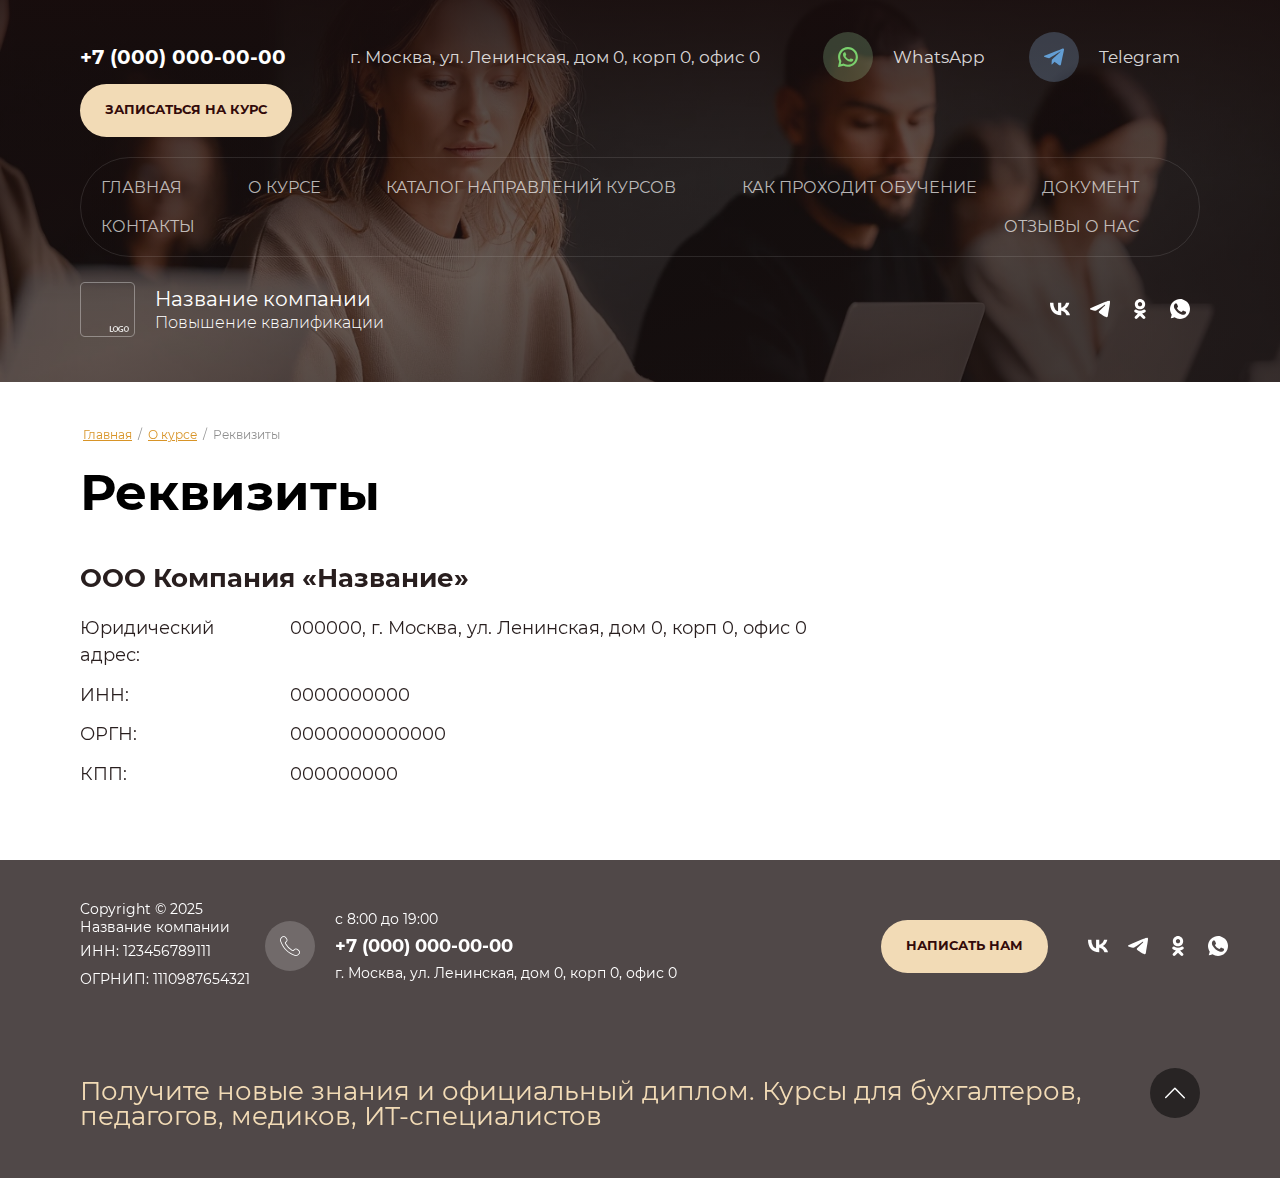
<file: requisites.html>
<!doctype html>
<html lang="en">
	<head>
		<meta charset="UTF-8" />
		<meta name="viewport" content="width=device-width, initial-scale=1.0" />
		<title>Архивная страница курсов</title>
		<link rel="stylesheet" href="css/fonts.css" />
		<link rel="stylesheet" href="css/root.css" />
		<link rel="stylesheet" href="css/o-kurse.css" />
		<link rel="stylesheet" href="css/archive-kurse.css" />
		<link rel="stylesheet" href="css/animate.min.css" />
		<script src="js/wow.min.js"></script>

		<style>
			.lpc-gap-block {
				padding: 32px 0;
			}

			:root {
				--header-title-4-media-1-default: 26px;
				--header-text-2-media-1-default: 18px;
			}

			.lpc-props-1__address-item {
				display: flex;
				align-items: baseline;
			}

			.lp-header-text-2 {
				font-size: var(--header-text-2-media-1-default);
				line-height: 1.53;
			}

			.lpc-wrap .lp-header-text-1,
			.lpc-wrap .lp-header-text-2,
			.lpc-wrap .lp-header-text-3,
			.lpc-wrap .lp-header-text-4 {
				font-family: Montserrat, sans-serif;
				font-style: normal;
				font-weight: 400;
			}

			.lpc-props-1__legal-address-title,
			.lpc-props-1__actual-address-title {
				flex: 0 0 194px;
				margin: 0 16px 0 0;
			}

			.lpc-props-1__address-item + .lpc-props-1__address-item {
				margin: 12px 0 0 0;
			}

			@media (max-width: 1170px) {
				:root {
					--header-title-4-media-1-default: 22px;
				}
				.lpc-gap-block {
					padding: 24px 0;
				}
			}

			@media (max-width: 820px) {
				:root {
					--header-title-4-media-1-default: 20px;
					--header-text-2-media-1-default: 17px;
				}
			}

			@media (max-width: 540px) {
				:root {
					--header-text-2-media-1-default: 16px;
				}
				.lpc-props-1__address-item {
					flex-direction: column;
				}

				.lpc-props-1__legal-address-title,
				.lpc-props-1__actual-address-title {
					flex: 1 1 auto;
					margin: 0 0 4px;
				}
			}
		</style>
	</head>
	<body style="">
		<div class="mosaic-wrap">
			<div class="root root--u-ibcywfqup">
				<div class="mosaic-popup mosaic-popup--u-i6fnbs3ah" id="popup-callback">
					<div class="mosaic-popup__inner-bg mosaic-popup__inner-bg--u-iim3w5fa1">
						<div class="mosaic-popup__inner-data mosaic-popup__inner-data--u-ibozsrwvn">
							<div class="mosaic-popup__close mosaic-popup__close--u-iqxwzmwlp">
								<span class="svg_image svg_image--u-im0u0viwr">
									<svg xmlns="http://www.w3.org/2000/svg" width="16.41" height="16.406" viewBox="0 0 16.41 16.406">
										<path
											d="M9.86 8.058l6.16 6.161a1.286 1.286 0 0 1-1.82 1.817L8.04 9.875l-5.86 5.857A1.252 1.252 0 0 1 .41 13.96l5.86-5.857-5.9-5.9A1.282 1.282 0 1 1 2.18.386l5.9 5.9L13.9.471a1.252 1.252 0 1 1 1.77 1.772z"
											fill-rule="evenodd"
											class="path-ij1ve12k6"
										></path>
									</svg>
								</span>
							</div>
							<div class="mosaic-form mosaic-form--u-iyjjmcepo">
								<form action="mails/callback-mail.php" class="mosaic-form__form mosaic-form__form--u-iwsx1397a" method="POST">
									<div class="mosaic-form__title mosaic-form__title--u-iacq4vc9z">
										<span class="text-block-wrap-div">Записаться на курс</span>
									</div>
									<div class="div div--u-i1om4z0p8">
										<div class="mosaic-form__field mosaic-form__field--u-i3bdh0fvm">
											<!--noindex-->
											<div class="mosaic-form__error mosaic-form__error--u-in1yotpdk is-removed">
												<span class="text-block-wrap-div">это поле обязательно для заполнения</span>
											</div>
											<!--/noindex-->
											<div class="mosaic-form__header mosaic-form__header--u-i978tvlqr">
												<span class="mosaic-form__name mosaic-form__name--u-ibutptk30"
													><span class="text-block-wrap-div">Строка ввода:</span></span
												><span class="mosaic-form__required mosaic-form__required--u-itjutd3kf is-removed"
													><span class="text-block-wrap-div">* </span></span
												>
											</div>
											<div class="mosaic-form__body mosaic-form__body--u-i8vj08i1m">
												<div class="mosaic-form__icon mosaic-form__icon--u-ijow40kc0">
													<span class="svg_image svg_image--u-i866kyae0"></span>
												</div>
												<input
													type="text"
													placeholder="Ваш адрес"
													name="address"
													class="mosaic-form__text mosaic-form__text--u-i3kvj8jn2"
												/>
											</div>
											<div class="mosaic-form__note mosaic-form__note--u-izhs2gv50 is-removed"></div>
										</div>
										<div class="mosaic-form__field mosaic-form__field--u-i38c5r4tj">
											<!--noindex-->
											<div class="mosaic-form__error mosaic-form__error--u-i0gsidc3q is-removed">
												<span class="text-block-wrap-div">это поле обязательно для заполнения</span>
											</div>
											<!--/noindex-->
											<div class="mosaic-form__header mosaic-form__header--u-ignt4mbed">
												<span class="mosaic-form__name mosaic-form__name--u-imir0ihrj"
													><span class="text-block-wrap-div">Телефон:</span></span
												><span class="mosaic-form__required mosaic-form__required--u-i4bpgonih"
													><span class="text-block-wrap-div">* </span></span
												>
											</div>
											<div class="mosaic-form__body mosaic-form__body--u-idpfeo902">
												<div class="mosaic-form__icon mosaic-form__icon--u-ionl1f5vp">
													<span class="svg_image svg_image--u-imgr86jq5"></span>
												</div>
												<input type="tel" name="tel" placeholder="Телефон *" class="mosaic-form__text mosaic-form__text--u-it5nzmjjk" />
											</div>
											<div class="mosaic-form__note mosaic-form__note--u-itxjzugwf is-removed"></div>
										</div>
										<div class="mosaic-form__field mosaic-form__field--u-i37kfqwac">
											<!--noindex-->
											<div class="mosaic-form__error mosaic-form__error--u-ihxznargw is-removed">
												<span class="text-block-wrap-div">это поле обязательно для заполнения</span>
											</div>
											<!--/noindex-->
											<div class="mosaic-form__header mosaic-form__header--u-imqu3rmw8">
												<span class="mosaic-form__name mosaic-form__name--u-io7w7mawl"
													><span class="text-block-wrap-div">E-mail:</span></span
												><span class="mosaic-form__required mosaic-form__required--u-iipk53m0x is-removed"
													><span class="text-block-wrap-div">* </span></span
												>
											</div>
											<div class="mosaic-form__body mosaic-form__body--u-ijqm7e5ls">
												<div class="mosaic-form__icon mosaic-form__icon--u-ifu41tibu">
													<span class="svg_image svg_image--u-i9lnmh20e"></span>
												</div>
												<input
													type="email"
													name="email"
													placeholder="E-mail"
													class="mosaic-form__text mosaic-form__text--u-i4zr6bis1"
												/>
											</div>
											<div class="mosaic-form__note mosaic-form__note--u-ilv3eglhg is-removed"></div>
										</div>
										<div class="mosaic-form__field mosaic-form__field--u-ijupsfj38">
											<!--noindex-->
											<div class="mosaic-form__error mosaic-form__error--u-ik0ykfi0y is-removed">
												<span class="text-block-wrap-div">это поле обязательно для заполнения</span>
											</div>
											<!--/noindex-->
											<div class="mosaic-form__header mosaic-form__header--u-i38hynusa">
												<span class="mosaic-form__name mosaic-form__name--u-iudtiaqoa"
													><span class="text-block-wrap-div">Область ввода:</span></span
												><span class="mosaic-form__required mosaic-form__required--u-iss44b7p9 is-removed"
													><span class="text-block-wrap-div">* </span></span
												>
											</div>
											<div class="mosaic-form__body mosaic-form__body--u-i41aqhogt">
												<div class="mosaic-form__icon mosaic-form__icon--u-igapui408">
													<span class="svg_image svg_image--u-icmc4sm76"></span>
												</div>
												<textarea
													name="question"
													placeholder="Ваш вопрос"
													class="mosaic-form__textarea mosaic-form__textarea--u-ia9y9rf9l"
												></textarea>
											</div>
											<div class="mosaic-form__note mosaic-form__note--u-ivzaandjw is-removed"></div>
										</div>
									</div>
									<div class="mosaic-form__field mosaic-form__field--u-ixu80mu3q">
										<!--noindex-->
										<div class="mosaic-form__error mosaic-form__error--u-ih65iwl2d is-removed">
											<span class="text-block-wrap-div">это поле обязательно для заполнения</span>
										</div>
										<!--/noindex-->
										<div class="mosaic-form__header mosaic-form__header--u-i1n5rh36d">
											<span class="mosaic-form__name mosaic-form__name--u-imeq4ck1o"
												><span class="text-block-wrap-div">Галочка</span></span
											><span class="mosaic-form__required mosaic-form__required--u-i4jxv8c62 is-removed"
												><span class="text-block-wrap-div">* </span></span
											>
										</div>
										<label class="mosaic-form__label mosaic-form__label--u-igkj6ded9"
											><input
												type="checkbox"
												name="agreement"
												value="Ознакомлен с пользовательским соглашением"
												class="mosaic-form__checkbox mosaic-form__checkbox--u-ipkpe12aq"
											/><span class="mosaic-form__checkbox-icon mosaic-form__checkbox-icon--u-i4ba4orh4"></span
											><span class="mosaic-form__value mosaic-form__value--u-iuv4z9pvs"
												><span class="text-block-wrap-div">Ознакомлен с пользовательским соглашением</span></span
											></label
										>
										<div class="mosaic-form__note mosaic-form__note--u-i9wu11dpk is-removed"></div>
									</div>
									<button type="submit" class="mosaic-form__button mosaic-form__button--u-ihqwpp16f">
										<span class="button__text button__text--u-ixtzflqi8"><span class="text-block-wrap-div">Отправить</span></span></button
									><re-captcha></re-captcha>
								</form>
								<!--noindex-->
								<div class="mosaic-form__success mosaic-form__success--u-ilw9exebi is-removed">
									<div class="mosaic-form__success__text mosaic-form__success__text--u-iimvls0q9">
										<span class="text-block-wrap-div">Спасибо! Форма отправлена</span>
									</div>
								</div>
								<!--/noindex-->
							</div>
						</div>
					</div>
				</div>

				<div class="mosaic-popup mosaic-popup--u-i6fnbs3ah" id="popup-course">
					<div class="mosaic-popup__inner-bg mosaic-popup__inner-bg--u-iim3w5fa1">
						<div class="mosaic-popup__inner-data mosaic-popup__inner-data--u-ibozsrwvn">
							<div class="mosaic-popup__close mosaic-popup__close--u-iqxwzmwlp">
								<span class="svg_image svg_image--u-im0u0viwr">
									<svg xmlns="http://www.w3.org/2000/svg" width="16.41" height="16.406" viewBox="0 0 16.41 16.406">
										<path
											d="M9.86 8.058l6.16 6.161a1.286 1.286 0 0 1-1.82 1.817L8.04 9.875l-5.86 5.857A1.252 1.252 0 0 1 .41 13.96l5.86-5.857-5.9-5.9A1.282 1.282 0 1 1 2.18.386l5.9 5.9L13.9.471a1.252 1.252 0 1 1 1.77 1.772z"
											fill-rule="evenodd"
											class="path-ij1ve12k6"
										></path>
									</svg>
								</span>
							</div>
							<div class="mosaic-form--u-ijpswxniq mosaic-form--u-ijpswxniq-1 mosaic-form--u-iyjjmcepo">
								<form action="mails/course-form.php" class="mosaic-form__form mosaic-form__form--u-ik5179561">
									<div class="mosaic-form__title mosaic-form__title--u-ixicssomo">
										<span class="text-block-wrap-div">Запишитесь на курс прямо сейчас</span>
									</div>
									<div class="div div--u-i0ejolayq">
										<div class="mosaic-form__field mosaic-form__field--u-ieowq877k">
											<!--noindex-->
											<div class="mosaic-form__error mosaic-form__error--u-ig4i4wyjd is-removed">
												<span class="text-block-wrap-div">это поле обязательно для заполнения</span>
											</div>
											<!--/noindex-->
											<div class="mosaic-form__header mosaic-form__header--u-iyb99p7le">
												<span class="mosaic-form__name mosaic-form__name--u-i38jv27ap"
													><span class="text-block-wrap-div">Ваш вопрос</span></span
												><span class="mosaic-form__required mosaic-form__required--u-i5c2808b9 is-removed"
													><span class="text-block-wrap-div">* </span></span
												>
											</div>
											<div class="mosaic-form__body mosaic-form__body--u-i250lhgc3">
												<div class="mosaic-form__icon mosaic-form__icon--u-i76ficuys">
													<span class="svg_image svg_image--u-iayw7ng0h"></span>
												</div>
												<input type="text" name="fio" placeholder="ФИО" class="mosaic-form__text mosaic-form__text--u-idpnhogca" />
											</div>
											<div class="mosaic-form__note mosaic-form__note--u-idl8l976b is-removed"></div>
										</div>
										<div class="mosaic-form__field mosaic-form__field--u-iemthdq2t">
											<!--noindex-->
											<div class="mosaic-form__error mosaic-form__error--u-i6u5gl7uz is-removed">
												<span class="text-block-wrap-div">это поле обязательно для заполнения</span>
											</div>
											<!--/noindex-->
											<div class="mosaic-form__header mosaic-form__header--u-i2r5h3wgg">
												<span class="mosaic-form__name mosaic-form__name--u-iirz7s5jo"
													><span class="text-block-wrap-div">Телефон:</span></span
												><span class="mosaic-form__required mosaic-form__required--u-idef95otq"
													><span class="text-block-wrap-div">* </span></span
												>
											</div>
											<div class="mosaic-form__body mosaic-form__body--u-ivge1fzf5">
												<div class="mosaic-form__icon mosaic-form__icon--u-i1a74hspa">
													<span class="svg_image svg_image--u-ihzs58p8p"></span>
												</div>
												<input type="tel" name="tel" placeholder="Телефон *" class="mosaic-form__text mosaic-form__text--u-iqc0dx3o9" />
											</div>
											<div class="mosaic-form__note mosaic-form__note--u-i7rsps8ye is-removed"></div>
										</div>
										<div class="mosaic-form__field mosaic-form__field--u-if7a3g01p">
											<!--noindex-->
											<div class="mosaic-form__error mosaic-form__error--u-inr09jmtw is-removed">
												<span class="text-block-wrap-div">это поле обязательно для заполнения</span>
											</div>
											<!--/noindex-->
											<div class="mosaic-form__header mosaic-form__header--u-iujjp290g">
												<span class="mosaic-form__name mosaic-form__name--u-ipv2ba8vq"
													><span class="text-block-wrap-div">E-mail:</span></span
												><span class="mosaic-form__required mosaic-form__required--u-im2v6z3wf is-removed"
													><span class="text-block-wrap-div">* </span></span
												>
											</div>
											<div class="mosaic-form__body mosaic-form__body--u-ihp67drj4">
												<div class="mosaic-form__icon mosaic-form__icon--u-i94ij2yh6">
													<span class="svg_image svg_image--u-ivh9mem01"></span>
												</div>
												<input
													type="email"
													name="email"
													placeholder="E-mail"
													class="mosaic-form__text mosaic-form__text--u-izmi4wbgt"
												/>
											</div>
											<div class="mosaic-form__note mosaic-form__note--u-ibhhmln4s is-removed"></div>
										</div>
										<div class="mosaic-form__field mosaic-form__field--u-i179qeij8">
											<!--noindex-->
											<div class="mosaic-form__error mosaic-form__error--u-iy4333gan is-removed">
												<span class="text-block-wrap-div">это поле обязательно для заполнения</span>
											</div>
											<!--/noindex-->
											<div class="mosaic-form__header mosaic-form__header--u-inxxb5vss">
												<span class="mosaic-form__name mosaic-form__name--u-idvhkkseq"
													><span class="text-block-wrap-div">Выберите направление курса</span></span
												><span class="mosaic-form__required mosaic-form__required--u-i9vfjuxw8 is-removed"
													><span class="text-block-wrap-div">* </span></span
												>
											</div>
											<select name="course_direction" class="mosaic-form__select mosaic-form__select--u-ilpvin3m8">
												<option class="mosaic-form__select-item mosaic-form__select-item--u-ib0fudd2r">
													Экономика и бухгалтерский учет
												</option>
												<option class="mosaic-form__select-item mosaic-form__select-item--u-ib0fudd2r">Образование и педагогика</option>
												<option class="mosaic-form__select-item mosaic-form__select-item--u-ib0fudd2r">
													Медицина и здравоохранение
												</option>
											</select>
											<div class="mosaic-form__note mosaic-form__note--u-iplzu7mlo is-removed"></div>
										</div>
										<div class="mosaic-form__field mosaic-form__field--u-i1ev5l1de">
											<!--noindex-->
											<div class="mosaic-form__error mosaic-form__error--u-ixljvij0d is-removed">
												<span class="text-block-wrap-div">это поле обязательно для заполнения</span>
											</div>
											<!--/noindex-->
											<div class="mosaic-form__header mosaic-form__header--u-i8twxx04e">
												<span class="mosaic-form__name mosaic-form__name--u-i8htbm2je"
													><span class="text-block-wrap-div">Формат обучения</span></span
												><span class="mosaic-form__required mosaic-form__required--u-ifp1y3orq is-removed"
													><span class="text-block-wrap-div">* </span></span
												>
											</div>
											<select name="learning_format" class="mosaic-form__select mosaic-form__select--u-i6enzw69k">
												<option class="mosaic-form__select-item mosaic-form__select-item--u-ikai3js6e">Онлайн</option>
												<option class="mosaic-form__select-item mosaic-form__select-item--u-ikai3js6e">Очно</option>
											</select>
											<div class="mosaic-form__note mosaic-form__note--u-iwmmve6vi is-removed"></div>
										</div>
									</div>
									<div class="mosaic-form__field mosaic-form__field--u-ig753muzh">
										<!--noindex-->
										<div class="mosaic-form__error mosaic-form__error--u-i98nb76wo is-removed">
											<span class="text-block-wrap-div">это поле обязательно для заполнения</span>
										</div>
										<!--/noindex-->
										<div class="mosaic-form__header mosaic-form__header--u-ikkxskmkj">
											<span class="mosaic-form__name mosaic-form__name--u-igp98fk7m"
												><span class="text-block-wrap-div">Галочка</span></span
											><span class="mosaic-form__required mosaic-form__required--u-i1e97sp2o is-removed"
												><span class="text-block-wrap-div">* </span></span
											>
										</div>
										<label class="mosaic-form__label mosaic-form__label--u-iffag8czd"
											><input
												type="checkbox"
												name="agreement"
												value="Ознакомлен с пользовательским соглашением"
												class="mosaic-form__checkbox mosaic-form__checkbox--u-ipllxarsi"
											/><span class="mosaic-form__checkbox-icon mosaic-form__checkbox-icon--u-imvd5rcjk"></span
											><span class="mosaic-form__value mosaic-form__value--u-iduim6tjb"
												><span class="text-block-wrap-div">Ознакомлен с пользовательским соглашением</span></span
											></label
										>
										<div class="mosaic-form__note mosaic-form__note--u-ith3092u9 is-removed"></div>
									</div>
									<button type="submit" class="mosaic-form__button mosaic-form__button--u-ikpkw5uss">
										<span class="button__text button__text--u-ipdo2852o"><span class="text-block-wrap-div">Отправить</span></span></button
									><re-captcha></re-captcha>
								</form>
								<!--noindex-->
								<div class="mosaic-form__success mosaic-form__success--u-ilw9exebi is-removed">
									<div class="mosaic-form__success__text mosaic-form__success__text--u-iimvls0q9">
										<span class="text-block-wrap-div">Спасибо! Форма отправлена</span>
									</div>
								</div>
								<!--/noindex-->
							</div>
						</div>
					</div>
				</div>

				<div class="section section--u-iuqh7gk14">
					<div class="div div--u-ibl6xyh2p">
						<div class="section section--u-ie41r58os">
							<div class="div div--u-ige14ztwb">
								<div class="div div--u-iz7p7tcug">
									<div class="list list--u-i99wkb6ie">
										<div class="list__item list__item--u-iqvnaqrvp">
											<a target="_self" href="tel:" class="link-universal link-universal--u-i2gx7d7z2">
												<div class="text text--u-ivur73rjr">
													<span class="text-block-wrap-div">+7 (000) 000-00-00</span>
												</div>
											</a>
										</div>
									</div>
								</div>
								<div class="div div--u-ida5z40u2">
									<div class="list list--u-i8xxmxuqc">
										<div class="list__item list__item--u-if57zb42r">
											<div class="text text--u-iks06b845">
												<span class="text-block-wrap-div">г. Москва, ул. Ленинская, дом 0, корп 0, офис 0</span>
											</div>
										</div>
									</div>
								</div>
								<div class="div div--u-if8m6hfjg">
									<div class="list list--u-id9txhv53">
										<div class="list__item list__item--u-izm0hwedg">
											<a target="_self" href="mailto:" class="link-universal link-universal--u-itn05k4qx">
												<div class="div div--u-ieeym1dd5">
													<span class="svg_image svg_image--u-in68x7mcj">
														<svg xmlns="http://www.w3.org/2000/svg" viewBox="0 0 418.135 418.135" width="418.135" height="418.135">
															<path
																d="M198.929.242C88.5 5.5 1.356 97.466 1.691 208.02c.102 33.672 8.231 65.454 22.571 93.536L2.245 408.429c-1.191 5.781 4.023 10.843 9.766 9.483l104.723-24.811c26.905 13.402 57.125 21.143 89.108 21.631 112.869 1.724 206.982-87.897 210.5-200.724C420.113 93.065 320.295-5.538 198.929.242zm124.957 321.955c-30.669 30.669-71.446 47.559-114.818 47.559-25.396 0-49.71-5.698-72.269-16.935l-14.584-7.265-64.206 15.212 13.515-65.607-7.185-14.07c-11.711-22.935-17.649-47.736-17.649-73.713 0-43.373 16.89-84.149 47.559-114.819 30.395-30.395 71.837-47.56 114.822-47.56 43.372.001 84.147 16.891 114.816 47.559 30.669 30.669 47.559 71.445 47.56 114.817-.001 42.986-17.166 84.428-47.561 114.822z"
																class="path-ixkhr0ux7"
															></path>
															<path
																d="M309.712 252.351l-40.169-11.534a14.971 14.971 0 0 0-14.816 3.903l-9.823 10.008c-4.142 4.22-10.427 5.576-15.909 3.358-19.002-7.69-58.974-43.23-69.182-61.007-2.945-5.128-2.458-11.539 1.158-16.218l8.576-11.095a14.97 14.97 0 0 0 1.847-15.21l-16.9-38.223c-4.048-9.155-15.747-11.82-23.39-5.356-11.211 9.482-24.513 23.891-26.13 39.854-2.851 28.144 9.219 63.622 54.862 106.222 52.73 49.215 94.956 55.717 122.449 49.057 15.594-3.777 28.056-18.919 35.921-31.317 5.362-8.453 1.128-19.679-8.494-22.442z"
																class="path-i558hbw9a"
															></path>
														</svg>
													</span>
												</div>
												<div class="text text--u-i2wwkv9f5">
													<span class="text-block-wrap-div">WhatsApp</span>
												</div>
											</a>
										</div>
									</div>
								</div>
								<div class="div div--u-i8gb385xk">
									<div class="list list--u-ixebabtr6">
										<div class="list__item list__item--u-ih8p9c514">
											<a target="_self" href="mailto:" class="link-universal link-universal--u-in5marjrz">
												<div class="div div--u-i5ii0cj1c">
													<span class="svg_image svg_image--u-iovkrsaj0">
														<svg xmlns="http://www.w3.org/2000/svg" width="29.719" height="25.281" viewBox="0 0 29.719 25.281">
															<path
																d="M11.128 23.676l.532-7.074c.308-.2.514-.529.8-.746.506-.386.914-.868 1.42-1.254l.3-.328c1.248-.953 2.242-2.212 3.491-3.164.368-.281.66-.669 1.035-.955.485-.37.869-.878 1.361-1.253l.3-.328c.364-.278.649-.653 1.005-.926.633-.483 1.142-1.1 1.775-1.582.238-.181.414-.475.651-.657a1.489 1.489 0 0 0 .769-.9 1.113 1.113 0 0 0-1.212.239c-.983.651-2 1.306-2.988 1.94-3.014 1.927-6.036 3.78-9.053 5.7q-1.188.756-2.4 1.522a3.263 3.263 0 0 1-1.183.686 7.453 7.453 0 0 0-1.45-.448c-1.284-.435-2.65-.82-3.934-1.254a7.523 7.523 0 0 1-2.16-.746l-.177-.269c-.023-.978.752-1.183 1.479-1.492 1.3-.556 2.664-1 3.994-1.552 4.253-1.78 8.674-3.3 12.928-5.074 1.457-.609 2.948-1.092 4.379-1.7C24.385 1.382 26.031.834 27.612.18a1.489 1.489 0 0 1 1.834.3 3.149 3.149 0 0 1 .059 2.447c-.095.342-.081.65-.178.985-.209.73-.261 1.51-.473 2.269-.623 2.228-.861 4.636-1.479 6.865-.173.625-.18 1.225-.355 1.85-.622 2.228-.861 4.635-1.479 6.865-.293 1.055-.308 2.765-1.065 3.313-.816.59-1.906-.22-2.426-.6-1.259-.911-2.463-1.935-3.728-2.835-.586-.418-1.139-.873-1.715-1.284a4.613 4.613 0 0 1-.74-.537 3.218 3.218 0 0 0-.68.657c-.333.253-.563.618-.888.865a14.18 14.18 0 0 0-1.39 1.313 2.54 2.54 0 0 1-1.781 1.023z"
																fill-rule="evenodd"
																class="path-iu15mjz5q"
															></path>
														</svg>
													</span>
												</div>
												<div class="text text--u-ixefawkr9">
													<span class="text-block-wrap-div">Telegram</span>
												</div>
											</a>
										</div>
									</div>
								</div>
								<div class="div div--u-igqeyih6g">
									<div role="button" class="link-universal link-universal--u-ikofmis2h">
										<div class="text text--u-iwuj0ajod">
											<span class="text-block-wrap-div">Записаться на курс</span>
										</div>
									</div>
								</div>
							</div>
							<div class="div div--u-iuw2cx10r">
								<div class="hor-menu hor-menu--u-i3bjdv9ob flex-menu">
									<ul class="hor-menu__list hor-menu__list--u-ij93uzkw5">
										<li class="hor-menu__item hor-menu__item--u-iggcx09k2">
											<a href="index.html" class="hor-menu__link hor-menu__link--u-ix575hv02">
												<span class="hor-menu__text hor-menu__text--u-ihigo1c04">
													<span class="text-block-wrap-div">Главная</span>
												</span>
											</a>
										</li>
										<li class="hor-menu__item hor-menu__item--u-iggcx09k2 is-current has-child">
											<a href="o-kurse.html" class="hor-menu__link hor-menu__link--u-ix575hv02">
												<span class="hor-menu__text hor-menu__text--u-ihigo1c04">
													<span class="text-block-wrap-div">О курсе</span>
												</span>
												<span class="hor-menu__icon hor-menu__icon--u-i9c9ipswi"></span>
											</a>

											<ul class="hor-menu__sub_list hor-menu__sub_list--u-isqrmm3bo">
												<li class="hor-menu__sub_item hor-menu__sub_item--u-i39wcd8zh is-current">
													<a href="archive-kurse.html" class="hor-menu__sub_link hor-menu__sub_link--u-i2g1xria8">
														<span class="hor-menu__sub_text hor-menu__sub_text--u-i4ranael9">
															<span class="text-block-wrap-div">Статьи и советы</span>
														</span>
													</a>
												</li>
												<li class="hor-menu__sub_item hor-menu__sub_item--u-i39wcd8zh">
													<a href="requisites.html" class="hor-menu__sub_link hor-menu__sub_link--u-i2g1xria8">
														<span class="hor-menu__sub_text hor-menu__sub_text--u-i4ranael9">
															<span class="text-block-wrap-div">Реквизиты</span>
														</span>
													</a>
												</li>
											</ul>
										</li>
										<li class="hor-menu__item hor-menu__item--u-iggcx09k2 has-child">
											<a href="catalog.html" class="hor-menu__link hor-menu__link--u-ix575hv02">
												<span class="hor-menu__text hor-menu__text--u-ihigo1c04">
													<span class="text-block-wrap-div">Каталог направлений курсов</span>
												</span>
												<span class="hor-menu__icon hor-menu__icon--u-i9c9ipswi"></span>
											</a>

											<ul class="hor-menu__sub_list hor-menu__sub_list--u-isqrmm3bo">
												<li class="hor-menu__sub_item hor-menu__sub_item--u-i39wcd8zh">
													<a href="article-catalog.html" class="hor-menu__sub_link hor-menu__sub_link--u-i2g1xria8">
														<span class="hor-menu__sub_text hor-menu__sub_text--u-i4ranael9">
															<span class="text-block-wrap-div">Экономика и бухгалтерский учет</span>
														</span>
													</a>
												</li>
												<li class="hor-menu__sub_item hor-menu__sub_item--u-i39wcd8zh">
													<a href="article-catalog.html" class="hor-menu__sub_link hor-menu__sub_link--u-i2g1xria8">
														<span class="hor-menu__sub_text hor-menu__sub_text--u-i4ranael9">
															<span class="text-block-wrap-div">Образование и педагогика</span>
														</span>
													</a>
												</li>
												<li class="hor-menu__sub_item hor-menu__sub_item--u-i39wcd8zh">
													<a href="article-catalog.html" class="hor-menu__sub_link hor-menu__sub_link--u-i2g1xria8">
														<span class="hor-menu__sub_text hor-menu__sub_text--u-i4ranael9">
															<span class="text-block-wrap-div">Медицина и здравоохранение</span>
														</span>
													</a>
												</li>
												<li class="hor-menu__sub_item hor-menu__sub_item--u-i39wcd8zh">
													<a href="article-catalog.html" class="hor-menu__sub_link hor-menu__sub_link--u-i2g1xria8">
														<span class="hor-menu__sub_text hor-menu__sub_text--u-i4ranael9">
															<span class="text-block-wrap-div">Информационные технологии</span>
														</span>
													</a>
												</li>
												<li class="hor-menu__sub_item hor-menu__sub_item--u-i39wcd8zh">
													<a href="article-catalog.html" class="hor-menu__sub_link hor-menu__sub_link--u-i2g1xria8">
														<span class="hor-menu__sub_text hor-menu__sub_text--u-i4ranael9">
															<span class="text-block-wrap-div">Инженерия и строительство</span>
														</span>
													</a>
												</li>
												<li class="hor-menu__sub_item hor-menu__sub_item--u-i39wcd8zh">
													<a href="article-catalog.html" class="hor-menu__sub_link hor-menu__sub_link--u-i2g1xria8">
														<span class="hor-menu__sub_text hor-menu__sub_text--u-i4ranael9">
															<span class="text-block-wrap-div">Управление и менеджмент</span>
														</span>
													</a>
												</li>
												<li class="hor-menu__sub_item hor-menu__sub_item--u-i39wcd8zh">
													<a href="article-catalog.html" class="hor-menu__sub_link hor-menu__sub_link--u-i2g1xria8">
														<span class="hor-menu__sub_text hor-menu__sub_text--u-i4ranael9">
															<span class="text-block-wrap-div">Туризм и сервис</span>
														</span>
													</a>
												</li>
											</ul>
										</li>
										<li class="hor-menu__item hor-menu__item--u-iggcx09k2">
											<a href="kak-prohodit-obuchenie.html" class="hor-menu__link hor-menu__link--u-ix575hv02">
												<span class="hor-menu__text hor-menu__text--u-ihigo1c04">
													<span class="text-block-wrap-div">Как проходит обучение</span>
												</span>
											</a>
										</li>
										<li class="hor-menu__item hor-menu__item--u-iggcx09k2">
											<a href="dokument.html" class="hor-menu__link hor-menu__link--u-ix575hv02">
												<span class="hor-menu__text hor-menu__text--u-ihigo1c04">
													<span class="text-block-wrap-div">Документ</span>
												</span>
											</a>
										</li>
										<li class="hor-menu__item hor-menu__item--u-iggcx09k2">
											<a href="contacts.html" class="hor-menu__link hor-menu__link--u-ix575hv02">
												<span class="hor-menu__text hor-menu__text--u-ihigo1c04">
													<span class="text-block-wrap-div">Контакты</span>
												</span>
											</a>
										</li>
										<li class="hor-menu__item hor-menu__item--u-iggcx09k2">
											<a href="reviews.html" class="hor-menu__link hor-menu__link--u-ix575hv02">
												<span class="hor-menu__text hor-menu__text--u-ihigo1c04">
													<span class="text-block-wrap-div">Отзывы о нас</span>
												</span>
											</a>
										</li>
									</ul>
								</div>
							</div>
						</div>
						<div class="section section--u-i9t9jamjn">
							<div class="div div--u-ibqzfvbr4">
								<div class="div div--u-is6pr6s7f">
									<a href="index.html" class="link-universal link-universal--u-itgxitplz">
										<div class="imageFit imageFit--u-ig8fag9qi photo-swipe-image-nc">
											<img src="./img/logo.webp" alt="LOGO87211" title="" class="imageFit__img imageFit__img--u-iyv3rdsz1" />
											<div class="imageFit__overlay imageFit__overlay--u-ip8slgbro"></div>
											<div class="imageFit__zoom imageFit__zoom--u-i44qthsn3">
												<span class="svg_image svg_image--u-i83vqrpze"> </span>
											</div>
										</div>
									</a>
									<div class="div div--u-iah4jl8a7">
										<a href="index.html" class="link-universal link-universal--u-iljh3vrqf">
											<div class="text text--u-iedrbdreu">
												<span class="text-block-wrap-div">Название компании</span>
											</div>
										</a>
										<div class="text text--u-i77u2xa8t">
											<span class="text-block-wrap-div">Повышение квалификации</span>
										</div>
									</div>
								</div>
								<div class="div div--u-ih2638amk">
									<div class="list list--u-ipyaa0nel">
										<div class="list__item list__item--u-irihptyui">
											<a target="_blank" href="index.html" class="link-universal link-universal--u-i7zkk7cbp">
												<span class="svg_image svg_image--u-ieb9j10ao">
													<svg xmlns="http://www.w3.org/2000/svg" width="322" height="201" viewBox="0 0 322 201">
														<path
															d="M0 0h54.58v2.185c3.38 5.7 2.06 33.917 4.36 42.6 10.06 37.941 30.08 88.8 70.95 93.946V0h51.3v78.652c33.79-.324 72.45-48 76.41-78.652h52.39c-2.3 38.382-41.67 86.212-69.85 99.408a3.058 3.058 0 0 0 1.09 1.092c7.18 6.791 18.27 10.518 26.19 16.386C288.4 132.41 317.7 169.768 322 201h-56.76c-11.76-29.971-26.81-49.386-54.58-63.359-5-2.516-22.56-11.049-28.38-7.646-2.51 4-1.09 14.747-1.09 20.755V201C59.7 202.2.14 119.781 0 0z"
															fill-rule="evenodd"
															class="path-irkakbs5m"
														></path>
													</svg>
												</span>
											</a>
										</div>
										<div class="list__item list__item--u-irihptyui">
											<a target="_blank" href="index.html" class="link-universal link-universal--u-i7zkk7cbp">
												<span class="svg_image svg_image--u-ieb9j10ao">
													<svg xmlns="http://www.w3.org/2000/svg" width="286.84" height="237.406" viewBox="0 0 286.84 237.406">
														<path
															d="M196 87l-62 59s-18.73 15.886 0 29 78 53 78 53 18.52 11.636 29 9 13.52-11.114 18-37 17.27-99.614 25-153c4.23-36.136 6.52-47.364-14-47-16.02 2.364-75 27-75 27L53 88l-39 17s-14.23 7.136-14 13 8.02 9.636 27 15 36.27 12.136 50 10 47-26 47-26l72-49s15.52-12.614 21-9-4.5 13.25-21 28z"
															fill-rule="evenodd"
															class="path-ieuuuqbq6"
														></path>
													</svg>
												</span>
											</a>
										</div>
										<div class="list__item list__item--u-irihptyui">
											<a target="_blank" href="index.html" class="link-universal link-universal--u-i7zkk7cbp">
												<span class="svg_image svg_image--u-ieb9j10ao">
													<svg xmlns="http://www.w3.org/2000/svg" viewBox="0 0 1258.2 2174.7" width="1258.2" height="2174.7">
														<path
															d="M629.9 1122.4c310-.1 561.1-251.5 561-561.4C1190.8 251 939.4-.1 629.5 0S68.4 251.5 68.5 561.4c.4 309.8 251.6 560.8 561.4 561m0-793.4c128.4 0 232.5 104.1 232.5 232.5S758.3 793.9 629.9 793.9 397.4 689.8 397.4 561.4c.2-128.3 104.2-232.3 232.5-232.4zm226.9 1251.3c115.5-26.2 225.7-71.9 326-135 76.4-49.3 98.4-151.1 49.1-227.5-48.5-75.2-148.3-97.9-224.5-51-231.1 144.5-524.5 144.5-755.6 0-76.7-48.1-178-25.1-226.3 51.5C-23 1295-.2 1396.6 76.6 1445.1c.1 0 .2.1.2.1 100.2 63 210.4 108.7 325.8 135L88.8 1894c-62.5 66-59.6 170.2 6.5 232.7 63.5 60 162.7 60 226.2 0l308.2-308.4 308.4 308.4c64.2 64.1 168.1 64.1 232.3 0 64.1-64.2 64.1-168.1 0-232.3l-313.6-314.1z"
															class="path-iepz1qyzg"
														></path>
													</svg>
												</span>
											</a>
										</div>
										<div class="list__item list__item--u-irihptyui">
											<a target="_blank" href="index.html" class="link-universal link-universal--u-i7zkk7cbp">
												<span class="svg_image svg_image--u-ieb9j10ao">
													<svg xmlns="http://www.w3.org/2000/svg" width="143" height="141.969" viewBox="0 0 143 141.969">
														<path
															d="M5.6 137.612c.33-2.92 1.59-6.038 2.45-8.666 1.18-3.637 1.49-7.027 2.67-10.665.49-1.518 2.34-5.534 1.78-6.888a10.187 10.187 0 0 0-1.56-2.444 67.488 67.488 0 0 1-4.23-7.776 116.022 116.022 0 0 1-5.12-15.331c-.67-2.354-.33-4.347-.89-6.888-.75-3.349-1.01-9.716-.23-13.109l.45-6c1.2-4.928 1.97-9.827 3.79-14.22C13.07 25.4 26.36 12.995 46.59 4.52 58.37-.42 78.31-1.745 91.81 2.743c10.7 3.558 18.72 8.631 26.73 14.664.74.815 1.48 1.63 2.23 2.444a65.1 65.1 0 0 1 6.68 7.333 80.752 80.752 0 0 1 12.47 23.329c.99 2.978.98 5.681 1.79 8.888.9 3.6 1.86 9.773.89 14v3.555c-.51 2.194-.32 4.638-.89 6.888-1 3.921-1.64 7.975-3.12 11.554-8.43 20.366-21.9 34.053-42.33 42.438-12.37 5.078-32.89 5.58-46.33 1.111-3.76-1.249-8.08-2.677-11.36-4.666-1.88-1.135-4.2-3.294-6.69-3.555-1.8 1.31-6.04 1.484-8.46 2.222-3.26.99-6.79 1.55-10.25 2.666a35.808 35.808 0 0 1-7.57 1.998zM40.35 31.405c-.83.538-2 .413-2.9.889-2.22 1.175-5.34 5.361-6.68 7.554-5.5 9-2.03 22.045 2.45 29.329 11.5 18.712 25.97 32.891 48.78 40.439 4.02 1.329 11.33 3.484 16.71 2.222 9.34-2.189 17.51-8.235 16.04-20.442a102.037 102.037 0 0 0-13.59-6.888c-2.59-1.135-4.58-2.986-8.24-3.11a15.631 15.631 0 0 0-1.78 1.333c-1.06 1.422-1.85 2.828-2.9 4.222-.59.79-1.63 1.432-2.23 2.221-.76 1.011-1.68 2.848-2.89 3.333h-2.23c-1.05-.822-2.47-.98-3.79-1.555a51.766 51.766 0 0 1-6.01-3.111 55.523 55.523 0 0 1-16.26-15.109c-1.71-2.381-4.81-4.888-4.9-8.665 1.83-1.81 6.35-7.073 7.13-9.554.86-2.76-1.33-5.282-2.01-6.888-2.44-5.762-3.79-12-8.02-16z"
															fill-rule="evenodd"
															class="path-i4f2cbbx1"
														></path>
													</svg>
												</span>
											</a>
										</div>
									</div>
								</div>
							</div>
						</div>
					</div>
				</div>
				<div class="section section--u-i1mm52hsj">
					<div class="div div--u-ib590tatk">
						<div class="mosaic-crumbs mosaic-crumbs--u-iedna726y">
							<a href="index.html" class="mosaic-crumbs__item_link mosaic-crumbs__item_link--u-ion7bivdc"
								><span class="text-block-wrap-div">Главная</span></a
							><span class="mosaic-crumbs__delimiter mosaic-crumbs__delimiter--u-i85f67ptd">/</span
							><a href="o-kurse.html" class="mosaic-crumbs__item_link mosaic-crumbs__item_link--u-ion7bivdc"
								><span class="text-block-wrap-div">О курсе</span></a
							><span class="mosaic-crumbs__delimiter mosaic-crumbs__delimiter--u-i85f67ptd">/</span
							><span class="mosaic-crumbs__last mosaic-crumbs__last--u-i4m0w84oi"><span class="text-block-wrap-div">Реквизиты</span></span>
						</div>
						<h1 class="page-title page-title--u-ipo71g40j">Реквизиты</h1>
						<div class="content content--u-iwo7oqyms">
							<div class="lpc-content-wrapper">
								<div class="decor-wrap">
									<div class="lpc-props-1 lpc-block lpc-gap-block" style="max-width: 1215px">
										<div class="lpc-props-1__wrap lpc-wrap _left">
											<div class="lpc-col-8-xl lpc-col-8-lg lpc-col-12-md lpc-col-12-xs lpc-col-12-sm">
												<div class="lpc-row lpc-props-1__row">
													<div class="lpc-props-1__row-container">
														<div class="lpc-props-1__head">
															<div class="lpc-props-1__company lp-header-title-4">ООО Компания «Название»</div>
														</div>
														<div class="lpc-props-1__body">
															<div class="lpc-props-1__address-item">
																<div class="lpc-props-1__legal-address-title lp-header-text-2">Юридический адрес:</div>
																<div class="lpc-props-1__legal-address lp-header-text-2">
																	000000, г. Москва, ул. Ленинская, дом 0, корп 0, офис 0
																</div>
															</div>
															<div class="lpc-props-1__address-item">
																<div class="lpc-props-1__legal-address-title lp-header-text-2">ИНН:</div>
																<div class="lpc-props-1__legal-address lp-header-text-2">0000000000</div>
															</div>
															<div class="lpc-props-1__address-item">
																<div class="lpc-props-1__legal-address-title lp-header-text-2">ОРГН:</div>
																<div class="lpc-props-1__legal-address lp-header-text-2">0000000000000</div>
															</div>
															<div class="lpc-props-1__address-item">
																<div class="lpc-props-1__legal-address-title lp-header-text-2">КПП:</div>
																<div class="lpc-props-1__legal-address lp-header-text-2">000000000</div>
															</div>
														</div>
													</div>
												</div>
											</div>
										</div>
									</div>
								</div>
							</div>
						</div>
					</div>
				</div>

				<div class="section section--u-i3l98xowf">
					<div class="div div--u-i3a3hm0a4">
						<div class="div div--u-irylfvasj">
							<div class="div div--u-i22o5bdsq">
								<div class="div div--u-ic3l1ozof">
									<div class="mosaic-site-copyright mosaic-site-copyright--u-ivs7yhxjb">Copyright © 2025 Название компании</div>
									<div class="text text--u-i60flq6do">
										<span class="text-block-wrap-div">ИНН: 123456789111</span>
									</div>
									<div class="text text--u-ibudnkn3j">
										<span class="text-block-wrap-div">ОГРНИП: 1110987654321</span>
									</div>
								</div>
								<div class="div div--u-i6h3pj8s6">
									<div class="div div--u-ibxthpmkw">
										<span class="svg_image svg_image--u-ing0y4zod">
											<svg xmlns="http://www.w3.org/2000/svg" width="51" height="51" viewBox="0 0 51 51">
												<path
													d="M40.387 51a8.877 8.877 0 0 1-2.826-.459c-17.6-5.911-30.044-18.344-37-36.953a8.987 8.987 0 0 1 2.056-9.5l2.247-2.24A6.32 6.32 0 0 1 9.361 0h.023a6.245 6.245 0 0 1 4.449 1.856 25.147 25.147 0 0 1 4.468 5.74 6.269 6.269 0 0 1-1.185 7.305l-2.078 2.07a1.559 1.559 0 0 0-.306 1.822 43.412 43.412 0 0 0 17.425 17.3 1.6 1.6 0 0 0 1.88-.277l2.018-2.01a6.359 6.359 0 0 1 7.422-1.137 25.1 25.1 0 0 1 5.684 4.44 6.175 6.175 0 0 1 1.843 4.41 6.281 6.281 0 0 1-1.862 4.5l-2.367 2.359A9.077 9.077 0 0 1 40.387 51zm-2.145-2.473a6.916 6.916 0 0 0 7.026-1.652l2.366-2.358a4.175 4.175 0 0 0 1.237-2.99 4.065 4.065 0 0 0-1.211-2.9 23.416 23.416 0 0 0-5.19-4.076 4.208 4.208 0 0 0-4.908.766l-2.017 2.01a3.722 3.722 0 0 1-4.439.623A45.507 45.507 0 0 1 12.85 19.797a3.693 3.693 0 0 1 .68-4.323l2.078-2.071a4.135 4.135 0 0 0 .807-4.811 23.208 23.208 0 0 0-4.1-5.239A4.124 4.124 0 0 0 9.376 2.13h-.014a4.2 4.2 0 0 0-2.985 1.23L4.13 5.599a6.865 6.865 0 0 0-1.566 7.252c6.716 17.98 18.72 29.984 35.678 35.681z"
													fill-rule="evenodd"
													class="path-i2ztpkvrl"
												></path>
											</svg>
										</span>
									</div>
									<div class="div div--u-iy9bxzi0m">
										<div class="text text--u-i5nsw79v5">
											<span class="text-block-wrap-div">с 8:00 до 19:00</span>
										</div>
										<div class="list list--u-ikxpe4s8h">
											<div class="list__item list__item--u-iboggbg4r">
												<a target="_self" href="tel:" class="link-universal link-universal--u-isxhzcfu9">
													<div class="text text--u-i1ztaoo2g">
														<span class="text-block-wrap-div">+7 (000) 000-00-00</span>
													</div>
												</a>
											</div>
										</div>
										<div class="text text--u-ick6icfd5">
											<span class="text-block-wrap-div">г. Москва, ул. Ленинская, дом 0, корп 0, офис 0</span>
										</div>
									</div>
								</div>
								<div class="div div--u-i0tnm1p5x">
									<div role="button" class="link-universal link-universal--u-i9wqqd5h5">
										<div class="text text--u-iccb8ch0c">
											<span class="text-block-wrap-div">Написать нам</span>
										</div>
									</div>
									<div class="div div--u-ik7golrpf">
										<div class="list list--u-ivusjbsr5">
											<div class="list__item list__item--u-itbtc9gvc">
												<a target="_blank" href="index.html" class="link-universal link-universal--u-idfvuzsdo">
													<span class="svg_image svg_image--u-ib49gv24c">
														<svg xmlns="http://www.w3.org/2000/svg" width="322" height="201" viewBox="0 0 322 201">
															<path
																d="M0 0h54.58v2.185c3.38 5.7 2.06 33.917 4.36 42.6 10.06 37.941 30.08 88.8 70.95 93.946V0h51.3v78.652c33.79-.324 72.45-48 76.41-78.652h52.39c-2.3 38.382-41.67 86.212-69.85 99.408a3.058 3.058 0 0 0 1.09 1.092c7.18 6.791 18.27 10.518 26.19 16.386C288.4 132.41 317.7 169.768 322 201h-56.76c-11.76-29.971-26.81-49.386-54.58-63.359-5-2.516-22.56-11.049-28.38-7.646-2.51 4-1.09 14.747-1.09 20.755V201C59.7 202.2.14 119.781 0 0z"
																fill-rule="evenodd"
																class="path-irkakbs5m"
															></path>
														</svg>
													</span>
												</a>
											</div>
											<div class="list__item list__item--u-itbtc9gvc">
												<a target="_blank" href="index.html" class="link-universal link-universal--u-idfvuzsdo">
													<span class="svg_image svg_image--u-ib49gv24c">
														<svg xmlns="http://www.w3.org/2000/svg" width="286.84" height="237.406" viewBox="0 0 286.84 237.406">
															<path
																d="M196 87l-62 59s-18.73 15.886 0 29 78 53 78 53 18.52 11.636 29 9 13.52-11.114 18-37 17.27-99.614 25-153c4.23-36.136 6.52-47.364-14-47-16.02 2.364-75 27-75 27L53 88l-39 17s-14.23 7.136-14 13 8.02 9.636 27 15 36.27 12.136 50 10 47-26 47-26l72-49s15.52-12.614 21-9-4.5 13.25-21 28z"
																fill-rule="evenodd"
																class="path-ieuuuqbq6"
															></path>
														</svg>
													</span>
												</a>
											</div>
											<div class="list__item list__item--u-itbtc9gvc">
												<a target="_blank" href="index.html" class="link-universal link-universal--u-idfvuzsdo">
													<span class="svg_image svg_image--u-ib49gv24c">
														<svg xmlns="http://www.w3.org/2000/svg" viewBox="0 0 1258.2 2174.7" width="1258.2" height="2174.7">
															<path
																d="M629.9 1122.4c310-.1 561.1-251.5 561-561.4C1190.8 251 939.4-.1 629.5 0S68.4 251.5 68.5 561.4c.4 309.8 251.6 560.8 561.4 561m0-793.4c128.4 0 232.5 104.1 232.5 232.5S758.3 793.9 629.9 793.9 397.4 689.8 397.4 561.4c.2-128.3 104.2-232.3 232.5-232.4zm226.9 1251.3c115.5-26.2 225.7-71.9 326-135 76.4-49.3 98.4-151.1 49.1-227.5-48.5-75.2-148.3-97.9-224.5-51-231.1 144.5-524.5 144.5-755.6 0-76.7-48.1-178-25.1-226.3 51.5C-23 1295-.2 1396.6 76.6 1445.1c.1 0 .2.1.2.1 100.2 63 210.4 108.7 325.8 135L88.8 1894c-62.5 66-59.6 170.2 6.5 232.7 63.5 60 162.7 60 226.2 0l308.2-308.4 308.4 308.4c64.2 64.1 168.1 64.1 232.3 0 64.1-64.2 64.1-168.1 0-232.3l-313.6-314.1z"
																class="path-iepz1qyzg"
															></path>
														</svg>
													</span>
												</a>
											</div>
											<div class="list__item list__item--u-itbtc9gvc">
												<a target="_blank" href="index.html" class="link-universal link-universal--u-idfvuzsdo">
													<span class="svg_image svg_image--u-ib49gv24c">
														<svg xmlns="http://www.w3.org/2000/svg" width="143" height="141.969" viewBox="0 0 143 141.969">
															<path
																d="M5.6 137.612c.33-2.92 1.59-6.038 2.45-8.666 1.18-3.637 1.49-7.027 2.67-10.665.49-1.518 2.34-5.534 1.78-6.888a10.187 10.187 0 0 0-1.56-2.444 67.488 67.488 0 0 1-4.23-7.776 116.022 116.022 0 0 1-5.12-15.331c-.67-2.354-.33-4.347-.89-6.888-.75-3.349-1.01-9.716-.23-13.109l.45-6c1.2-4.928 1.97-9.827 3.79-14.22C13.07 25.4 26.36 12.995 46.59 4.52 58.37-.42 78.31-1.745 91.81 2.743c10.7 3.558 18.72 8.631 26.73 14.664.74.815 1.48 1.63 2.23 2.444a65.1 65.1 0 0 1 6.68 7.333 80.752 80.752 0 0 1 12.47 23.329c.99 2.978.98 5.681 1.79 8.888.9 3.6 1.86 9.773.89 14v3.555c-.51 2.194-.32 4.638-.89 6.888-1 3.921-1.64 7.975-3.12 11.554-8.43 20.366-21.9 34.053-42.33 42.438-12.37 5.078-32.89 5.58-46.33 1.111-3.76-1.249-8.08-2.677-11.36-4.666-1.88-1.135-4.2-3.294-6.69-3.555-1.8 1.31-6.04 1.484-8.46 2.222-3.26.99-6.79 1.55-10.25 2.666a35.808 35.808 0 0 1-7.57 1.998zM40.35 31.405c-.83.538-2 .413-2.9.889-2.22 1.175-5.34 5.361-6.68 7.554-5.5 9-2.03 22.045 2.45 29.329 11.5 18.712 25.97 32.891 48.78 40.439 4.02 1.329 11.33 3.484 16.71 2.222 9.34-2.189 17.51-8.235 16.04-20.442a102.037 102.037 0 0 0-13.59-6.888c-2.59-1.135-4.58-2.986-8.24-3.11a15.631 15.631 0 0 0-1.78 1.333c-1.06 1.422-1.85 2.828-2.9 4.222-.59.79-1.63 1.432-2.23 2.221-.76 1.011-1.68 2.848-2.89 3.333h-2.23c-1.05-.822-2.47-.98-3.79-1.555a51.766 51.766 0 0 1-6.01-3.111 55.523 55.523 0 0 1-16.26-15.109c-1.71-2.381-4.81-4.888-4.9-8.665 1.83-1.81 6.35-7.073 7.13-9.554.86-2.76-1.33-5.282-2.01-6.888-2.44-5.762-3.79-12-8.02-16z"
																fill-rule="evenodd"
																class="path-i4f2cbbx1"
															></path>
														</svg>
													</span>
												</a>
											</div>
										</div>
									</div>
								</div>
							</div>
							<div class="div div--u-ih3h5tazc">
								<div class="div div--u-ibhcgycgd">
									<div class="blocklist__item_title blocklist__item_title--u-ifk3wyu8n">
										<span class="text-block-wrap-div"
											>Получите новые знания и официальный диплом. Курсы для бухгалтеров, педагогов, медиков, ИТ-специалистов</span
										>
									</div>
								</div>
								<div class="div div--u-ijft4pmxz">
									<button role="button" class="button-up button-up--u-igorgqpz7">
										<span class="svg_image svg_image--u-iorsre8w1">
											<svg xmlns="http://www.w3.org/2000/svg" width="55.03" height="30.125" viewBox="0 0 55.03 30.125">
												<path
													d="M54.42 29.509a1.994 1.994 0 0 1-2.84 0L27.12 4.818 3.37 28.789a1.968 1.968 0 0 1-2.8 0 2.015 2.015 0 0 1 0-2.824L25.75.549a1.968 1.968 0 0 1 2.8 0c.02.018.02.042.04.061a1.767 1.767 0 0 1 .24.2l25.59 25.826a2.034 2.034 0 0 1 0 2.873z"
													fill-rule="evenodd"
													class="path-i62gk2rwg"
												></path>
											</svg>
										</span>
									</button>
									<div class="mosaic-site-counters mosaic-site-counters--u-iklvmsyd0">
										<!--__INFO2025-10-15 10:41:03INFO__-->
									</div>
								</div>
							</div>
						</div>
					</div>
				</div>

				<div class="side-panel side-panel--u-i9vrxi7xh">
					<div class="side-panel__button-open side-panel__button-open--u-ikkgsxyge">
						<span class="svg_image svg_image--u-i9yah5ua6">
							<svg xmlns="http://www.w3.org/2000/svg" width="22.13" height="14.562" viewBox="0 0 22.13 14.562">
								<path
									d="M20.85 8.556H1.28a1.285 1.285 0 0 1 0-2.57h19.57a1.285 1.285 0 0 1 0 2.57zm0-6H1.28a1.285 1.285 0 0 1 0-2.57h19.57a1.285 1.285 0 0 1 0 2.57zm-19.57 9.43h19.57a1.285 1.285 0 0 1 0 2.57H1.28a1.285 1.285 0 0 1 0-2.569z"
									fill-rule="evenodd"
									class="path-ijde2zpzp"
								></path>
							</svg>
						</span>
					</div>
					<div class="side-panel__mask side-panel__mask--u-ie2ugt4qt"></div>
					<div class="side-panel__content side-panel__content--u-i2jo7s1fj" style="left: auto; right: 0px">
						<div class="side-panel__button-close side-panel__button-close--u-iubk127oq">
							<span class="svg_image svg_image--u-iqgq8nf8x">
								<svg xmlns="http://www.w3.org/2000/svg" width="16.41" height="16.406" viewBox="0 0 16.41 16.406">
									<path
										d="M9.86 8.058l6.16 6.161a1.286 1.286 0 0 1-1.82 1.817L8.04 9.875l-5.86 5.857A1.252 1.252 0 0 1 .41 13.96l5.86-5.857-5.9-5.9A1.282 1.282 0 1 1 2.18.386l5.9 5.9L13.9.471a1.252 1.252 0 1 1 1.77 1.772z"
										fill-rule="evenodd"
										class="path-id3efmiyd"
									></path>
								</svg>
							</span>
						</div>
						<div class="side-panel__content-inner side-panel__content-inner--u-ig5mf5hls">
							<div class="ver-menu ver-menu--u-ijov1ryfh">
								<ul class="ver-menu__list ver-menu__list--u-ieml6up2m">
									<li class="ver-menu__item ver-menu__item--u-iqzz9fwq5">
										<a href="index.html" class="ver-menu__link ver-menu__link--u-iuy5nlram">
											<span class="ver-menu__text ver-menu__text--u-ios9ejiha">
												<span class="text-block-wrap-div">Главная</span>
											</span>
										</a>
									</li>
									<li class="ver-menu__item ver-menu__item--u-iqzz9fwq5 is-current">
										<a href="o-kurse.html" class="ver-menu__link ver-menu__link--u-iuy5nlram">
											<span class="ver-menu__text ver-menu__text--u-ios9ejiha">
												<span class="text-block-wrap-div">О курсе</span>
											</span>
											<span class="ver-menu__icon ver-menu__icon--u-iwh6la5fa"></span>
										</a>

										<ul class="ver-menu__sub_list ver-menu__sub_list--u-i2jwjmlfb">
											<li class="ver-menu__sub_item ver-menu__sub_item--u-iyx2p1dql is-current">
												<a href="archive-kurse.html" class="ver-menu__sub_link ver-menu__sub_link--u-if7yalyxx">
													<span class="ver-menu__sub_text ver-menu__sub_text--u-if56rjs3u">
														<span class="text-block-wrap-div">Статьи и советы</span>
													</span>
												</a>
											</li>
											<li class="ver-menu__sub_item ver-menu__sub_item--u-iyx2p1dql">
												<a href="requisites.html" class="ver-menu__sub_link ver-menu__sub_link--u-if7yalyxx">
													<span class="ver-menu__sub_text ver-menu__sub_text--u-if56rjs3u">
														<span class="text-block-wrap-div">Реквизиты</span>
													</span>
												</a>
											</li>
										</ul>
									</li>
									<li class="ver-menu__item ver-menu__item--u-iqzz9fwq5">
										<a href="catalog.html" class="ver-menu__link ver-menu__link--u-iuy5nlram">
											<span class="ver-menu__text ver-menu__text--u-ios9ejiha">
												<span class="text-block-wrap-div">Каталог направлений курсов</span>
											</span>
											<span class="ver-menu__icon ver-menu__icon--u-iwh6la5fa"></span>
										</a>

										<ul class="ver-menu__sub_list ver-menu__sub_list--u-i2jwjmlfb">
											<li class="ver-menu__sub_item ver-menu__sub_item--u-iyx2p1dql">
												<a href="article-catalog.html" class="ver-menu__sub_link ver-menu__sub_link--u-if7yalyxx">
													<span class="ver-menu__sub_text ver-menu__sub_text--u-if56rjs3u">
														<span class="text-block-wrap-div">Экономика и бухгалтерский учет</span>
													</span>
												</a>
											</li>
											<li class="ver-menu__sub_item ver-menu__sub_item--u-iyx2p1dql">
												<a href="article-catalog.html" class="ver-menu__sub_link ver-menu__sub_link--u-if7yalyxx">
													<span class="ver-menu__sub_text ver-menu__sub_text--u-if56rjs3u">
														<span class="text-block-wrap-div">Образование и педагогика</span>
													</span>
												</a>
											</li>
											<li class="ver-menu__sub_item ver-menu__sub_item--u-iyx2p1dql">
												<a href="article-catalog.html" class="ver-menu__sub_link ver-menu__sub_link--u-if7yalyxx">
													<span class="ver-menu__sub_text ver-menu__sub_text--u-if56rjs3u">
														<span class="text-block-wrap-div">Медицина и здравоохранение</span>
													</span>
												</a>
											</li>
											<li class="ver-menu__sub_item ver-menu__sub_item--u-iyx2p1dql">
												<a href="article-catalog.html" class="ver-menu__sub_link ver-menu__sub_link--u-if7yalyxx">
													<span class="ver-menu__sub_text ver-menu__sub_text--u-if56rjs3u">
														<span class="text-block-wrap-div">Информационные технологии</span>
													</span>
												</a>
											</li>
											<li class="ver-menu__sub_item ver-menu__sub_item--u-iyx2p1dql">
												<a href="article-catalog.html" class="ver-menu__sub_link ver-menu__sub_link--u-if7yalyxx">
													<span class="ver-menu__sub_text ver-menu__sub_text--u-if56rjs3u">
														<span class="text-block-wrap-div">Инженерия и строительство</span>
													</span>
												</a>
											</li>
											<li class="ver-menu__sub_item ver-menu__sub_item--u-iyx2p1dql">
												<a href="article-catalog.html" class="ver-menu__sub_link ver-menu__sub_link--u-if7yalyxx">
													<span class="ver-menu__sub_text ver-menu__sub_text--u-if56rjs3u">
														<span class="text-block-wrap-div">Управление и менеджмент</span>
													</span>
												</a>
											</li>
											<li class="ver-menu__sub_item ver-menu__sub_item--u-iyx2p1dql">
												<a href="article-catalog.html" class="ver-menu__sub_link ver-menu__sub_link--u-if7yalyxx">
													<span class="ver-menu__sub_text ver-menu__sub_text--u-if56rjs3u">
														<span class="text-block-wrap-div">Туризм и сервис</span>
													</span>
												</a>
											</li>
										</ul>
									</li>
									<li class="ver-menu__item ver-menu__item--u-iqzz9fwq5">
										<a href="kak-prohodit-obuchenie.html" class="ver-menu__link ver-menu__link--u-iuy5nlram">
											<span class="ver-menu__text ver-menu__text--u-ios9ejiha">
												<span class="text-block-wrap-div">Как проходит обучение</span>
											</span>
										</a>
									</li>
									<li class="ver-menu__item ver-menu__item--u-iqzz9fwq5">
										<a href="dokument.html" class="ver-menu__link ver-menu__link--u-iuy5nlram">
											<span class="ver-menu__text ver-menu__text--u-ios9ejiha">
												<span class="text-block-wrap-div">Документ</span>
											</span>
										</a>
									</li>
									<li class="ver-menu__item ver-menu__item--u-iqzz9fwq5">
										<a href="contacts.html" class="ver-menu__link ver-menu__link--u-iuy5nlram">
											<span class="ver-menu__text ver-menu__text--u-ios9ejiha">
												<span class="text-block-wrap-div">Контакты</span>
											</span>
										</a>
									</li>
									<li class="ver-menu__item ver-menu__item--u-iqzz9fwq5">
										<a href="reviews.html" class="ver-menu__link ver-menu__link--u-iuy5nlram">
											<span class="ver-menu__text ver-menu__text--u-ios9ejiha">
												<span class="text-block-wrap-div">Отзывы о нас</span>
											</span>
										</a>
									</li>
								</ul>
							</div>
						</div>
					</div>
				</div>
			</div>
		</div>

		<script src="js/jquery.min.js"></script>

		<script>
			(function ($) {
				$(document).on('click', '.g-categories__button', function (t) {
					console.log(t);
					t.preventDefault();
					t.stopPropagation();
					$(this).parent().toggleClass('g-categories--opened');
				});

				$(document).on('click', function (t) {
					if (!$(t.target).closest('.g-categories').length) {
						$('.g-categories').removeClass('g-categories--opened');
					}
				});
			})(jQuery);
		</script>
		<script src="js/jquery.min.js"></script>

		<script src="js/main.js"></script>
		<script src="js/wow.min.js"></script>
		<script src="js/animations.js"></script>
	</body>
</html>
</file>
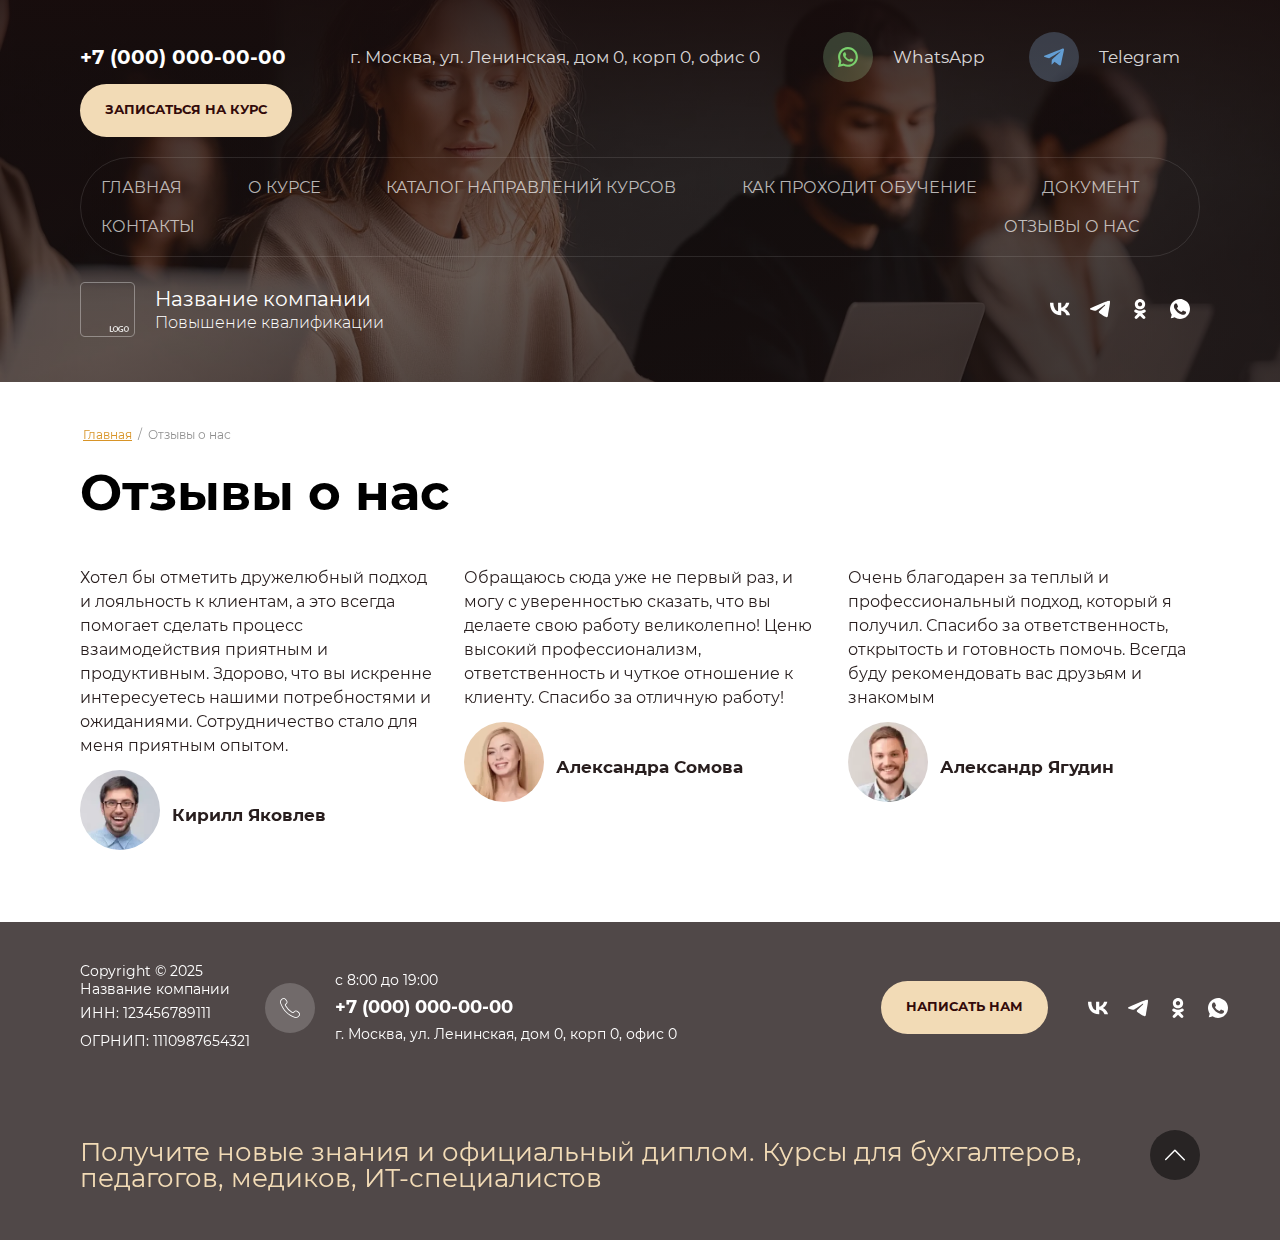
<file: reviews.html>
<!doctype html>
<html lang="en">
	<head>
		<meta charset="UTF-8" />
		<meta name="viewport" content="width=device-width, initial-scale=1.0" />
		<title>Архивная страница курсов</title>
		<link rel="stylesheet" href="css/fonts.css" />
		<link rel="stylesheet" href="css/root.css" />
		<link rel="stylesheet" href="css/o-kurse.css" />
		<link rel="stylesheet" href="css/archive-kurse.css" />
		<link rel="stylesheet" href="css/animate.min.css" />
		<script src="js/wow.min.js"></script>

		<style>
			:root {
				--header-text-3-default: 16px;
			}

			.lpc-wrap .lp-header-text-1,
			.lpc-wrap .lp-header-text-2,
			.lpc-wrap .lp-header-text-3,
			.lpc-wrap .lp-header-text-4 {
				font-family: Montserrat, sans-serif;
				font-style: normal;
				font-weight: 400;
			}

			.lpc-wrap .lp-header-text-1,
			.lpc-wrap .lp-header-text-2,
			.lpc-wrap .lp-header-text-3,
			.lpc-wrap .lp-header-text-4 {
				line-height: 1.5;
			}

			.lpc-reviews-1-item__text,
			.lpc-reviews-1-item__text {
				margin-bottom: 12px;
			}

			.lp-header-text-3 {
				font-size: var(--header-text-3-default);
			}

			.lpc-row {
				margin: 0 -16px;
				display: -webkit-box;
				display: -ms-flexbox;
				display: flex;
				flex-wrap: wrap;
				width: calc(100% + 32px);
			}

			@media (max-width: 1170px) {
				.lpc-row {
					margin: 0 -12px;
					width: calc(100% + 24px);
					row-gap: 32px;
				}

				.lpc-col-6-md {
					margin-left: 12px;
					margin-right: 12px;
					width: calc(((100% / 12) * 6) - 24px);
				}
			}

			@media (max-width: 520px) {
				.lpc-col-12-xs {
					margin-left: 8px;
					margin-right: 8px;
					width: calc(100% - 16px);
				}
			}

			.lpc-gap-block {
				padding: 32px 0;
			}

			@media (max-width: 1170px) {
				.lpc-gap-block {
					padding: 24px 0;
				}
			}

			.lpc-reviews-1-item__body {
				display: flex;
				flex-wrap: wrap;
				align-items: center;
				margin-bottom: -12px;
			}

			.lpc-reviews-1-item__image {
				width: 80px;
				height: 80px;
				border-radius: 50%;
				overflow: hidden;
				max-width: 140px;
				max-height: 140px;
				flex: 0 0 auto;
				margin-right: 12px;
				margin-bottom: 12px;
			}

			.lpc-wrap h6,
			.lpc-wrap .lp-header-title-6 {
				font-family: Montserrat, sans-serif;
				font-style: normal;
				font-weight: 700;
			}
		</style>
	</head>
	<body style="">
		<div class="mosaic-wrap">
			<div class="root root--u-ibcywfqup">
				<div class="mosaic-popup mosaic-popup--u-i6fnbs3ah" id="popup-callback">
					<div class="mosaic-popup__inner-bg mosaic-popup__inner-bg--u-iim3w5fa1">
						<div class="mosaic-popup__inner-data mosaic-popup__inner-data--u-ibozsrwvn">
							<div class="mosaic-popup__close mosaic-popup__close--u-iqxwzmwlp">
								<span class="svg_image svg_image--u-im0u0viwr">
									<svg xmlns="http://www.w3.org/2000/svg" width="16.41" height="16.406" viewBox="0 0 16.41 16.406">
										<path
											d="M9.86 8.058l6.16 6.161a1.286 1.286 0 0 1-1.82 1.817L8.04 9.875l-5.86 5.857A1.252 1.252 0 0 1 .41 13.96l5.86-5.857-5.9-5.9A1.282 1.282 0 1 1 2.18.386l5.9 5.9L13.9.471a1.252 1.252 0 1 1 1.77 1.772z"
											fill-rule="evenodd"
											class="path-ij1ve12k6"
										></path>
									</svg>
								</span>
							</div>
							<div class="mosaic-form mosaic-form--u-iyjjmcepo">
								<form action="mails/callback-mail.php" class="mosaic-form__form mosaic-form__form--u-iwsx1397a" method="POST">
									<div class="mosaic-form__title mosaic-form__title--u-iacq4vc9z">
										<span class="text-block-wrap-div">Записаться на курс</span>
									</div>
									<div class="div div--u-i1om4z0p8">
										<div class="mosaic-form__field mosaic-form__field--u-i3bdh0fvm">
											<!--noindex-->
											<div class="mosaic-form__error mosaic-form__error--u-in1yotpdk is-removed">
												<span class="text-block-wrap-div">это поле обязательно для заполнения</span>
											</div>
											<!--/noindex-->
											<div class="mosaic-form__header mosaic-form__header--u-i978tvlqr">
												<span class="mosaic-form__name mosaic-form__name--u-ibutptk30"
													><span class="text-block-wrap-div">Строка ввода:</span></span
												><span class="mosaic-form__required mosaic-form__required--u-itjutd3kf is-removed"
													><span class="text-block-wrap-div">* </span></span
												>
											</div>
											<div class="mosaic-form__body mosaic-form__body--u-i8vj08i1m">
												<div class="mosaic-form__icon mosaic-form__icon--u-ijow40kc0">
													<span class="svg_image svg_image--u-i866kyae0"></span>
												</div>
												<input
													type="text"
													placeholder="Ваш адрес"
													name="address"
													class="mosaic-form__text mosaic-form__text--u-i3kvj8jn2"
												/>
											</div>
											<div class="mosaic-form__note mosaic-form__note--u-izhs2gv50 is-removed"></div>
										</div>
										<div class="mosaic-form__field mosaic-form__field--u-i38c5r4tj">
											<!--noindex-->
											<div class="mosaic-form__error mosaic-form__error--u-i0gsidc3q is-removed">
												<span class="text-block-wrap-div">это поле обязательно для заполнения</span>
											</div>
											<!--/noindex-->
											<div class="mosaic-form__header mosaic-form__header--u-ignt4mbed">
												<span class="mosaic-form__name mosaic-form__name--u-imir0ihrj"
													><span class="text-block-wrap-div">Телефон:</span></span
												><span class="mosaic-form__required mosaic-form__required--u-i4bpgonih"
													><span class="text-block-wrap-div">* </span></span
												>
											</div>
											<div class="mosaic-form__body mosaic-form__body--u-idpfeo902">
												<div class="mosaic-form__icon mosaic-form__icon--u-ionl1f5vp">
													<span class="svg_image svg_image--u-imgr86jq5"></span>
												</div>
												<input type="tel" name="tel" placeholder="Телефон *" class="mosaic-form__text mosaic-form__text--u-it5nzmjjk" />
											</div>
											<div class="mosaic-form__note mosaic-form__note--u-itxjzugwf is-removed"></div>
										</div>
										<div class="mosaic-form__field mosaic-form__field--u-i37kfqwac">
											<!--noindex-->
											<div class="mosaic-form__error mosaic-form__error--u-ihxznargw is-removed">
												<span class="text-block-wrap-div">это поле обязательно для заполнения</span>
											</div>
											<!--/noindex-->
											<div class="mosaic-form__header mosaic-form__header--u-imqu3rmw8">
												<span class="mosaic-form__name mosaic-form__name--u-io7w7mawl"
													><span class="text-block-wrap-div">E-mail:</span></span
												><span class="mosaic-form__required mosaic-form__required--u-iipk53m0x is-removed"
													><span class="text-block-wrap-div">* </span></span
												>
											</div>
											<div class="mosaic-form__body mosaic-form__body--u-ijqm7e5ls">
												<div class="mosaic-form__icon mosaic-form__icon--u-ifu41tibu">
													<span class="svg_image svg_image--u-i9lnmh20e"></span>
												</div>
												<input
													type="email"
													name="email"
													placeholder="E-mail"
													class="mosaic-form__text mosaic-form__text--u-i4zr6bis1"
												/>
											</div>
											<div class="mosaic-form__note mosaic-form__note--u-ilv3eglhg is-removed"></div>
										</div>
										<div class="mosaic-form__field mosaic-form__field--u-ijupsfj38">
											<!--noindex-->
											<div class="mosaic-form__error mosaic-form__error--u-ik0ykfi0y is-removed">
												<span class="text-block-wrap-div">это поле обязательно для заполнения</span>
											</div>
											<!--/noindex-->
											<div class="mosaic-form__header mosaic-form__header--u-i38hynusa">
												<span class="mosaic-form__name mosaic-form__name--u-iudtiaqoa"
													><span class="text-block-wrap-div">Область ввода:</span></span
												><span class="mosaic-form__required mosaic-form__required--u-iss44b7p9 is-removed"
													><span class="text-block-wrap-div">* </span></span
												>
											</div>
											<div class="mosaic-form__body mosaic-form__body--u-i41aqhogt">
												<div class="mosaic-form__icon mosaic-form__icon--u-igapui408">
													<span class="svg_image svg_image--u-icmc4sm76"></span>
												</div>
												<textarea
													name="question"
													placeholder="Ваш вопрос"
													class="mosaic-form__textarea mosaic-form__textarea--u-ia9y9rf9l"
												></textarea>
											</div>
											<div class="mosaic-form__note mosaic-form__note--u-ivzaandjw is-removed"></div>
										</div>
									</div>
									<div class="mosaic-form__field mosaic-form__field--u-ixu80mu3q">
										<!--noindex-->
										<div class="mosaic-form__error mosaic-form__error--u-ih65iwl2d is-removed">
											<span class="text-block-wrap-div">это поле обязательно для заполнения</span>
										</div>
										<!--/noindex-->
										<div class="mosaic-form__header mosaic-form__header--u-i1n5rh36d">
											<span class="mosaic-form__name mosaic-form__name--u-imeq4ck1o"
												><span class="text-block-wrap-div">Галочка</span></span
											><span class="mosaic-form__required mosaic-form__required--u-i4jxv8c62 is-removed"
												><span class="text-block-wrap-div">* </span></span
											>
										</div>
										<label class="mosaic-form__label mosaic-form__label--u-igkj6ded9"
											><input
												type="checkbox"
												name="agreement"
												value="Ознакомлен с пользовательским соглашением"
												class="mosaic-form__checkbox mosaic-form__checkbox--u-ipkpe12aq"
											/><span class="mosaic-form__checkbox-icon mosaic-form__checkbox-icon--u-i4ba4orh4"></span
											><span class="mosaic-form__value mosaic-form__value--u-iuv4z9pvs"
												><span class="text-block-wrap-div">Ознакомлен с пользовательским соглашением</span></span
											></label
										>
										<div class="mosaic-form__note mosaic-form__note--u-i9wu11dpk is-removed"></div>
									</div>
									<button type="submit" class="mosaic-form__button mosaic-form__button--u-ihqwpp16f">
										<span class="button__text button__text--u-ixtzflqi8"><span class="text-block-wrap-div">Отправить</span></span></button
									><re-captcha></re-captcha>
								</form>
								<!--noindex-->
								<div class="mosaic-form__success mosaic-form__success--u-ilw9exebi is-removed">
									<div class="mosaic-form__success__text mosaic-form__success__text--u-iimvls0q9">
										<span class="text-block-wrap-div">Спасибо! Форма отправлена</span>
									</div>
								</div>
								<!--/noindex-->
							</div>
						</div>
					</div>
				</div>

				<div class="mosaic-popup mosaic-popup--u-i6fnbs3ah" id="popup-course">
					<div class="mosaic-popup__inner-bg mosaic-popup__inner-bg--u-iim3w5fa1">
						<div class="mosaic-popup__inner-data mosaic-popup__inner-data--u-ibozsrwvn">
							<div class="mosaic-popup__close mosaic-popup__close--u-iqxwzmwlp">
								<span class="svg_image svg_image--u-im0u0viwr">
									<svg xmlns="http://www.w3.org/2000/svg" width="16.41" height="16.406" viewBox="0 0 16.41 16.406">
										<path
											d="M9.86 8.058l6.16 6.161a1.286 1.286 0 0 1-1.82 1.817L8.04 9.875l-5.86 5.857A1.252 1.252 0 0 1 .41 13.96l5.86-5.857-5.9-5.9A1.282 1.282 0 1 1 2.18.386l5.9 5.9L13.9.471a1.252 1.252 0 1 1 1.77 1.772z"
											fill-rule="evenodd"
											class="path-ij1ve12k6"
										></path>
									</svg>
								</span>
							</div>
							<div class="mosaic-form--u-ijpswxniq mosaic-form--u-ijpswxniq-1 mosaic-form--u-iyjjmcepo">
								<form action="mails/course-form.php" class="mosaic-form__form mosaic-form__form--u-ik5179561">
									<div class="mosaic-form__title mosaic-form__title--u-ixicssomo">
										<span class="text-block-wrap-div">Запишитесь на курс прямо сейчас</span>
									</div>
									<div class="div div--u-i0ejolayq">
										<div class="mosaic-form__field mosaic-form__field--u-ieowq877k">
											<!--noindex-->
											<div class="mosaic-form__error mosaic-form__error--u-ig4i4wyjd is-removed">
												<span class="text-block-wrap-div">это поле обязательно для заполнения</span>
											</div>
											<!--/noindex-->
											<div class="mosaic-form__header mosaic-form__header--u-iyb99p7le">
												<span class="mosaic-form__name mosaic-form__name--u-i38jv27ap"
													><span class="text-block-wrap-div">Ваш вопрос</span></span
												><span class="mosaic-form__required mosaic-form__required--u-i5c2808b9 is-removed"
													><span class="text-block-wrap-div">* </span></span
												>
											</div>
											<div class="mosaic-form__body mosaic-form__body--u-i250lhgc3">
												<div class="mosaic-form__icon mosaic-form__icon--u-i76ficuys">
													<span class="svg_image svg_image--u-iayw7ng0h"></span>
												</div>
												<input type="text" name="fio" placeholder="ФИО" class="mosaic-form__text mosaic-form__text--u-idpnhogca" />
											</div>
											<div class="mosaic-form__note mosaic-form__note--u-idl8l976b is-removed"></div>
										</div>
										<div class="mosaic-form__field mosaic-form__field--u-iemthdq2t">
											<!--noindex-->
											<div class="mosaic-form__error mosaic-form__error--u-i6u5gl7uz is-removed">
												<span class="text-block-wrap-div">это поле обязательно для заполнения</span>
											</div>
											<!--/noindex-->
											<div class="mosaic-form__header mosaic-form__header--u-i2r5h3wgg">
												<span class="mosaic-form__name mosaic-form__name--u-iirz7s5jo"
													><span class="text-block-wrap-div">Телефон:</span></span
												><span class="mosaic-form__required mosaic-form__required--u-idef95otq"
													><span class="text-block-wrap-div">* </span></span
												>
											</div>
											<div class="mosaic-form__body mosaic-form__body--u-ivge1fzf5">
												<div class="mosaic-form__icon mosaic-form__icon--u-i1a74hspa">
													<span class="svg_image svg_image--u-ihzs58p8p"></span>
												</div>
												<input type="tel" name="tel" placeholder="Телефон *" class="mosaic-form__text mosaic-form__text--u-iqc0dx3o9" />
											</div>
											<div class="mosaic-form__note mosaic-form__note--u-i7rsps8ye is-removed"></div>
										</div>
										<div class="mosaic-form__field mosaic-form__field--u-if7a3g01p">
											<!--noindex-->
											<div class="mosaic-form__error mosaic-form__error--u-inr09jmtw is-removed">
												<span class="text-block-wrap-div">это поле обязательно для заполнения</span>
											</div>
											<!--/noindex-->
											<div class="mosaic-form__header mosaic-form__header--u-iujjp290g">
												<span class="mosaic-form__name mosaic-form__name--u-ipv2ba8vq"
													><span class="text-block-wrap-div">E-mail:</span></span
												><span class="mosaic-form__required mosaic-form__required--u-im2v6z3wf is-removed"
													><span class="text-block-wrap-div">* </span></span
												>
											</div>
											<div class="mosaic-form__body mosaic-form__body--u-ihp67drj4">
												<div class="mosaic-form__icon mosaic-form__icon--u-i94ij2yh6">
													<span class="svg_image svg_image--u-ivh9mem01"></span>
												</div>
												<input
													type="email"
													name="email"
													placeholder="E-mail"
													class="mosaic-form__text mosaic-form__text--u-izmi4wbgt"
												/>
											</div>
											<div class="mosaic-form__note mosaic-form__note--u-ibhhmln4s is-removed"></div>
										</div>
										<div class="mosaic-form__field mosaic-form__field--u-i179qeij8">
											<!--noindex-->
											<div class="mosaic-form__error mosaic-form__error--u-iy4333gan is-removed">
												<span class="text-block-wrap-div">это поле обязательно для заполнения</span>
											</div>
											<!--/noindex-->
											<div class="mosaic-form__header mosaic-form__header--u-inxxb5vss">
												<span class="mosaic-form__name mosaic-form__name--u-idvhkkseq"
													><span class="text-block-wrap-div">Выберите направление курса</span></span
												><span class="mosaic-form__required mosaic-form__required--u-i9vfjuxw8 is-removed"
													><span class="text-block-wrap-div">* </span></span
												>
											</div>
											<select name="course_direction" class="mosaic-form__select mosaic-form__select--u-ilpvin3m8">
												<option class="mosaic-form__select-item mosaic-form__select-item--u-ib0fudd2r">
													Экономика и бухгалтерский учет
												</option>
												<option class="mosaic-form__select-item mosaic-form__select-item--u-ib0fudd2r">Образование и педагогика</option>
												<option class="mosaic-form__select-item mosaic-form__select-item--u-ib0fudd2r">
													Медицина и здравоохранение
												</option>
											</select>
											<div class="mosaic-form__note mosaic-form__note--u-iplzu7mlo is-removed"></div>
										</div>
										<div class="mosaic-form__field mosaic-form__field--u-i1ev5l1de">
											<!--noindex-->
											<div class="mosaic-form__error mosaic-form__error--u-ixljvij0d is-removed">
												<span class="text-block-wrap-div">это поле обязательно для заполнения</span>
											</div>
											<!--/noindex-->
											<div class="mosaic-form__header mosaic-form__header--u-i8twxx04e">
												<span class="mosaic-form__name mosaic-form__name--u-i8htbm2je"
													><span class="text-block-wrap-div">Формат обучения</span></span
												><span class="mosaic-form__required mosaic-form__required--u-ifp1y3orq is-removed"
													><span class="text-block-wrap-div">* </span></span
												>
											</div>
											<select name="learning_format" class="mosaic-form__select mosaic-form__select--u-i6enzw69k">
												<option class="mosaic-form__select-item mosaic-form__select-item--u-ikai3js6e">Онлайн</option>
												<option class="mosaic-form__select-item mosaic-form__select-item--u-ikai3js6e">Очно</option>
											</select>
											<div class="mosaic-form__note mosaic-form__note--u-iwmmve6vi is-removed"></div>
										</div>
									</div>
									<div class="mosaic-form__field mosaic-form__field--u-ig753muzh">
										<!--noindex-->
										<div class="mosaic-form__error mosaic-form__error--u-i98nb76wo is-removed">
											<span class="text-block-wrap-div">это поле обязательно для заполнения</span>
										</div>
										<!--/noindex-->
										<div class="mosaic-form__header mosaic-form__header--u-ikkxskmkj">
											<span class="mosaic-form__name mosaic-form__name--u-igp98fk7m"
												><span class="text-block-wrap-div">Галочка</span></span
											><span class="mosaic-form__required mosaic-form__required--u-i1e97sp2o is-removed"
												><span class="text-block-wrap-div">* </span></span
											>
										</div>
										<label class="mosaic-form__label mosaic-form__label--u-iffag8czd"
											><input
												type="checkbox"
												name="agreement"
												value="Ознакомлен с пользовательским соглашением"
												class="mosaic-form__checkbox mosaic-form__checkbox--u-ipllxarsi"
											/><span class="mosaic-form__checkbox-icon mosaic-form__checkbox-icon--u-imvd5rcjk"></span
											><span class="mosaic-form__value mosaic-form__value--u-iduim6tjb"
												><span class="text-block-wrap-div">Ознакомлен с пользовательским соглашением</span></span
											></label
										>
										<div class="mosaic-form__note mosaic-form__note--u-ith3092u9 is-removed"></div>
									</div>
									<button type="submit" class="mosaic-form__button mosaic-form__button--u-ikpkw5uss">
										<span class="button__text button__text--u-ipdo2852o"><span class="text-block-wrap-div">Отправить</span></span></button
									><re-captcha></re-captcha>
								</form>
								<!--noindex-->
								<div class="mosaic-form__success mosaic-form__success--u-ilw9exebi is-removed">
									<div class="mosaic-form__success__text mosaic-form__success__text--u-iimvls0q9">
										<span class="text-block-wrap-div">Спасибо! Форма отправлена</span>
									</div>
								</div>
								<!--/noindex-->
							</div>
						</div>
					</div>
				</div>

				<div class="section section--u-iuqh7gk14">
					<div class="div div--u-ibl6xyh2p">
						<div class="section section--u-ie41r58os">
							<div class="div div--u-ige14ztwb">
								<div class="div div--u-iz7p7tcug">
									<div class="list list--u-i99wkb6ie">
										<div class="list__item list__item--u-iqvnaqrvp">
											<a target="_self" href="tel:" class="link-universal link-universal--u-i2gx7d7z2">
												<div class="text text--u-ivur73rjr">
													<span class="text-block-wrap-div">+7 (000) 000-00-00</span>
												</div>
											</a>
										</div>
									</div>
								</div>
								<div class="div div--u-ida5z40u2">
									<div class="list list--u-i8xxmxuqc">
										<div class="list__item list__item--u-if57zb42r">
											<div class="text text--u-iks06b845">
												<span class="text-block-wrap-div">г. Москва, ул. Ленинская, дом 0, корп 0, офис 0</span>
											</div>
										</div>
									</div>
								</div>
								<div class="div div--u-if8m6hfjg">
									<div class="list list--u-id9txhv53">
										<div class="list__item list__item--u-izm0hwedg">
											<a target="_self" href="mailto:" class="link-universal link-universal--u-itn05k4qx">
												<div class="div div--u-ieeym1dd5">
													<span class="svg_image svg_image--u-in68x7mcj">
														<svg xmlns="http://www.w3.org/2000/svg" viewBox="0 0 418.135 418.135" width="418.135" height="418.135">
															<path
																d="M198.929.242C88.5 5.5 1.356 97.466 1.691 208.02c.102 33.672 8.231 65.454 22.571 93.536L2.245 408.429c-1.191 5.781 4.023 10.843 9.766 9.483l104.723-24.811c26.905 13.402 57.125 21.143 89.108 21.631 112.869 1.724 206.982-87.897 210.5-200.724C420.113 93.065 320.295-5.538 198.929.242zm124.957 321.955c-30.669 30.669-71.446 47.559-114.818 47.559-25.396 0-49.71-5.698-72.269-16.935l-14.584-7.265-64.206 15.212 13.515-65.607-7.185-14.07c-11.711-22.935-17.649-47.736-17.649-73.713 0-43.373 16.89-84.149 47.559-114.819 30.395-30.395 71.837-47.56 114.822-47.56 43.372.001 84.147 16.891 114.816 47.559 30.669 30.669 47.559 71.445 47.56 114.817-.001 42.986-17.166 84.428-47.561 114.822z"
																class="path-ixkhr0ux7"
															></path>
															<path
																d="M309.712 252.351l-40.169-11.534a14.971 14.971 0 0 0-14.816 3.903l-9.823 10.008c-4.142 4.22-10.427 5.576-15.909 3.358-19.002-7.69-58.974-43.23-69.182-61.007-2.945-5.128-2.458-11.539 1.158-16.218l8.576-11.095a14.97 14.97 0 0 0 1.847-15.21l-16.9-38.223c-4.048-9.155-15.747-11.82-23.39-5.356-11.211 9.482-24.513 23.891-26.13 39.854-2.851 28.144 9.219 63.622 54.862 106.222 52.73 49.215 94.956 55.717 122.449 49.057 15.594-3.777 28.056-18.919 35.921-31.317 5.362-8.453 1.128-19.679-8.494-22.442z"
																class="path-i558hbw9a"
															></path>
														</svg>
													</span>
												</div>
												<div class="text text--u-i2wwkv9f5">
													<span class="text-block-wrap-div">WhatsApp</span>
												</div>
											</a>
										</div>
									</div>
								</div>
								<div class="div div--u-i8gb385xk">
									<div class="list list--u-ixebabtr6">
										<div class="list__item list__item--u-ih8p9c514">
											<a target="_self" href="mailto:" class="link-universal link-universal--u-in5marjrz">
												<div class="div div--u-i5ii0cj1c">
													<span class="svg_image svg_image--u-iovkrsaj0">
														<svg xmlns="http://www.w3.org/2000/svg" width="29.719" height="25.281" viewBox="0 0 29.719 25.281">
															<path
																d="M11.128 23.676l.532-7.074c.308-.2.514-.529.8-.746.506-.386.914-.868 1.42-1.254l.3-.328c1.248-.953 2.242-2.212 3.491-3.164.368-.281.66-.669 1.035-.955.485-.37.869-.878 1.361-1.253l.3-.328c.364-.278.649-.653 1.005-.926.633-.483 1.142-1.1 1.775-1.582.238-.181.414-.475.651-.657a1.489 1.489 0 0 0 .769-.9 1.113 1.113 0 0 0-1.212.239c-.983.651-2 1.306-2.988 1.94-3.014 1.927-6.036 3.78-9.053 5.7q-1.188.756-2.4 1.522a3.263 3.263 0 0 1-1.183.686 7.453 7.453 0 0 0-1.45-.448c-1.284-.435-2.65-.82-3.934-1.254a7.523 7.523 0 0 1-2.16-.746l-.177-.269c-.023-.978.752-1.183 1.479-1.492 1.3-.556 2.664-1 3.994-1.552 4.253-1.78 8.674-3.3 12.928-5.074 1.457-.609 2.948-1.092 4.379-1.7C24.385 1.382 26.031.834 27.612.18a1.489 1.489 0 0 1 1.834.3 3.149 3.149 0 0 1 .059 2.447c-.095.342-.081.65-.178.985-.209.73-.261 1.51-.473 2.269-.623 2.228-.861 4.636-1.479 6.865-.173.625-.18 1.225-.355 1.85-.622 2.228-.861 4.635-1.479 6.865-.293 1.055-.308 2.765-1.065 3.313-.816.59-1.906-.22-2.426-.6-1.259-.911-2.463-1.935-3.728-2.835-.586-.418-1.139-.873-1.715-1.284a4.613 4.613 0 0 1-.74-.537 3.218 3.218 0 0 0-.68.657c-.333.253-.563.618-.888.865a14.18 14.18 0 0 0-1.39 1.313 2.54 2.54 0 0 1-1.781 1.023z"
																fill-rule="evenodd"
																class="path-iu15mjz5q"
															></path>
														</svg>
													</span>
												</div>
												<div class="text text--u-ixefawkr9">
													<span class="text-block-wrap-div">Telegram</span>
												</div>
											</a>
										</div>
									</div>
								</div>
								<div class="div div--u-igqeyih6g">
									<div role="button" class="link-universal link-universal--u-ikofmis2h">
										<div class="text text--u-iwuj0ajod">
											<span class="text-block-wrap-div">Записаться на курс</span>
										</div>
									</div>
								</div>
							</div>
							<div class="div div--u-iuw2cx10r">
								<div class="hor-menu hor-menu--u-i3bjdv9ob flex-menu">
									<ul class="hor-menu__list hor-menu__list--u-ij93uzkw5">
										<li class="hor-menu__item hor-menu__item--u-iggcx09k2">
											<a href="index.html" class="hor-menu__link hor-menu__link--u-ix575hv02">
												<span class="hor-menu__text hor-menu__text--u-ihigo1c04">
													<span class="text-block-wrap-div">Главная</span>
												</span>
											</a>
										</li>
										<li class="hor-menu__item hor-menu__item--u-iggcx09k2 is-current has-child">
											<a href="o-kurse.html" class="hor-menu__link hor-menu__link--u-ix575hv02">
												<span class="hor-menu__text hor-menu__text--u-ihigo1c04">
													<span class="text-block-wrap-div">О курсе</span>
												</span>
												<span class="hor-menu__icon hor-menu__icon--u-i9c9ipswi"></span>
											</a>

											<ul class="hor-menu__sub_list hor-menu__sub_list--u-isqrmm3bo">
												<li class="hor-menu__sub_item hor-menu__sub_item--u-i39wcd8zh is-current">
													<a href="archive-kurse.html" class="hor-menu__sub_link hor-menu__sub_link--u-i2g1xria8">
														<span class="hor-menu__sub_text hor-menu__sub_text--u-i4ranael9">
															<span class="text-block-wrap-div">Статьи и советы</span>
														</span>
													</a>
												</li>
												<li class="hor-menu__sub_item hor-menu__sub_item--u-i39wcd8zh">
													<a href="/requisites.html" class="hor-menu__sub_link hor-menu__sub_link--u-i2g1xria8">
														<span class="hor-menu__sub_text hor-menu__sub_text--u-i4ranael9">
															<span class="text-block-wrap-div">Реквизиты</span>
														</span>
													</a>
												</li>
											</ul>
										</li>
										<li class="hor-menu__item hor-menu__item--u-iggcx09k2 has-child">
											<a href="catalog.html" class="hor-menu__link hor-menu__link--u-ix575hv02">
												<span class="hor-menu__text hor-menu__text--u-ihigo1c04">
													<span class="text-block-wrap-div">Каталог направлений курсов</span>
												</span>
												<span class="hor-menu__icon hor-menu__icon--u-i9c9ipswi"></span>
											</a>

											<ul class="hor-menu__sub_list hor-menu__sub_list--u-isqrmm3bo">
												<li class="hor-menu__sub_item hor-menu__sub_item--u-i39wcd8zh">
													<a href="article-catalog.html" class="hor-menu__sub_link hor-menu__sub_link--u-i2g1xria8">
														<span class="hor-menu__sub_text hor-menu__sub_text--u-i4ranael9">
															<span class="text-block-wrap-div">Экономика и бухгалтерский учет</span>
														</span>
													</a>
												</li>
												<li class="hor-menu__sub_item hor-menu__sub_item--u-i39wcd8zh">
													<a href="article-catalog.html" class="hor-menu__sub_link hor-menu__sub_link--u-i2g1xria8">
														<span class="hor-menu__sub_text hor-menu__sub_text--u-i4ranael9">
															<span class="text-block-wrap-div">Образование и педагогика</span>
														</span>
													</a>
												</li>
												<li class="hor-menu__sub_item hor-menu__sub_item--u-i39wcd8zh">
													<a href="article-catalog.html" class="hor-menu__sub_link hor-menu__sub_link--u-i2g1xria8">
														<span class="hor-menu__sub_text hor-menu__sub_text--u-i4ranael9">
															<span class="text-block-wrap-div">Медицина и здравоохранение</span>
														</span>
													</a>
												</li>
												<li class="hor-menu__sub_item hor-menu__sub_item--u-i39wcd8zh">
													<a href="article-catalog.html" class="hor-menu__sub_link hor-menu__sub_link--u-i2g1xria8">
														<span class="hor-menu__sub_text hor-menu__sub_text--u-i4ranael9">
															<span class="text-block-wrap-div">Информационные технологии</span>
														</span>
													</a>
												</li>
												<li class="hor-menu__sub_item hor-menu__sub_item--u-i39wcd8zh">
													<a href="article-catalog.html" class="hor-menu__sub_link hor-menu__sub_link--u-i2g1xria8">
														<span class="hor-menu__sub_text hor-menu__sub_text--u-i4ranael9">
															<span class="text-block-wrap-div">Инженерия и строительство</span>
														</span>
													</a>
												</li>
												<li class="hor-menu__sub_item hor-menu__sub_item--u-i39wcd8zh">
													<a href="article-catalog.html" class="hor-menu__sub_link hor-menu__sub_link--u-i2g1xria8">
														<span class="hor-menu__sub_text hor-menu__sub_text--u-i4ranael9">
															<span class="text-block-wrap-div">Управление и менеджмент</span>
														</span>
													</a>
												</li>
												<li class="hor-menu__sub_item hor-menu__sub_item--u-i39wcd8zh">
													<a href="article-catalog.html" class="hor-menu__sub_link hor-menu__sub_link--u-i2g1xria8">
														<span class="hor-menu__sub_text hor-menu__sub_text--u-i4ranael9">
															<span class="text-block-wrap-div">Туризм и сервис</span>
														</span>
													</a>
												</li>
											</ul>
										</li>
										<li class="hor-menu__item hor-menu__item--u-iggcx09k2">
											<a href="kak-prohodit-obuchenie.html" class="hor-menu__link hor-menu__link--u-ix575hv02">
												<span class="hor-menu__text hor-menu__text--u-ihigo1c04">
													<span class="text-block-wrap-div">Как проходит обучение</span>
												</span>
											</a>
										</li>
										<li class="hor-menu__item hor-menu__item--u-iggcx09k2">
											<a href="dokument.html" class="hor-menu__link hor-menu__link--u-ix575hv02">
												<span class="hor-menu__text hor-menu__text--u-ihigo1c04">
													<span class="text-block-wrap-div">Документ</span>
												</span>
											</a>
										</li>
										<li class="hor-menu__item hor-menu__item--u-iggcx09k2">
											<a href="contacts.html" class="hor-menu__link hor-menu__link--u-ix575hv02">
												<span class="hor-menu__text hor-menu__text--u-ihigo1c04">
													<span class="text-block-wrap-div">Контакты</span>
												</span>
											</a>
										</li>
										<li class="hor-menu__item hor-menu__item--u-iggcx09k2">
											<a href="reviews.html" class="hor-menu__link hor-menu__link--u-ix575hv02">
												<span class="hor-menu__text hor-menu__text--u-ihigo1c04">
													<span class="text-block-wrap-div">Отзывы о нас</span>
												</span>
											</a>
										</li>
									</ul>
								</div>
							</div>
						</div>
						<div class="section section--u-i9t9jamjn">
							<div class="div div--u-ibqzfvbr4">
								<div class="div div--u-is6pr6s7f">
									<a href="index.html" class="link-universal link-universal--u-itgxitplz">
										<div class="imageFit imageFit--u-ig8fag9qi photo-swipe-image-nc">
											<img src="./img/logo.webp" alt="LOGO87211" title="" class="imageFit__img imageFit__img--u-iyv3rdsz1" />
											<div class="imageFit__overlay imageFit__overlay--u-ip8slgbro"></div>
											<div class="imageFit__zoom imageFit__zoom--u-i44qthsn3">
												<span class="svg_image svg_image--u-i83vqrpze"> </span>
											</div>
										</div>
									</a>
									<div class="div div--u-iah4jl8a7">
										<a href="index.html" class="link-universal link-universal--u-iljh3vrqf">
											<div class="text text--u-iedrbdreu">
												<span class="text-block-wrap-div">Название компании</span>
											</div>
										</a>
										<div class="text text--u-i77u2xa8t">
											<span class="text-block-wrap-div">Повышение квалификации</span>
										</div>
									</div>
								</div>
								<div class="div div--u-ih2638amk">
									<div class="list list--u-ipyaa0nel">
										<div class="list__item list__item--u-irihptyui">
											<a target="_blank" href="index.html" class="link-universal link-universal--u-i7zkk7cbp">
												<span class="svg_image svg_image--u-ieb9j10ao">
													<svg xmlns="http://www.w3.org/2000/svg" width="322" height="201" viewBox="0 0 322 201">
														<path
															d="M0 0h54.58v2.185c3.38 5.7 2.06 33.917 4.36 42.6 10.06 37.941 30.08 88.8 70.95 93.946V0h51.3v78.652c33.79-.324 72.45-48 76.41-78.652h52.39c-2.3 38.382-41.67 86.212-69.85 99.408a3.058 3.058 0 0 0 1.09 1.092c7.18 6.791 18.27 10.518 26.19 16.386C288.4 132.41 317.7 169.768 322 201h-56.76c-11.76-29.971-26.81-49.386-54.58-63.359-5-2.516-22.56-11.049-28.38-7.646-2.51 4-1.09 14.747-1.09 20.755V201C59.7 202.2.14 119.781 0 0z"
															fill-rule="evenodd"
															class="path-irkakbs5m"
														></path>
													</svg>
												</span>
											</a>
										</div>
										<div class="list__item list__item--u-irihptyui">
											<a target="_blank" href="index.html" class="link-universal link-universal--u-i7zkk7cbp">
												<span class="svg_image svg_image--u-ieb9j10ao">
													<svg xmlns="http://www.w3.org/2000/svg" width="286.84" height="237.406" viewBox="0 0 286.84 237.406">
														<path
															d="M196 87l-62 59s-18.73 15.886 0 29 78 53 78 53 18.52 11.636 29 9 13.52-11.114 18-37 17.27-99.614 25-153c4.23-36.136 6.52-47.364-14-47-16.02 2.364-75 27-75 27L53 88l-39 17s-14.23 7.136-14 13 8.02 9.636 27 15 36.27 12.136 50 10 47-26 47-26l72-49s15.52-12.614 21-9-4.5 13.25-21 28z"
															fill-rule="evenodd"
															class="path-ieuuuqbq6"
														></path>
													</svg>
												</span>
											</a>
										</div>
										<div class="list__item list__item--u-irihptyui">
											<a target="_blank" href="index.html" class="link-universal link-universal--u-i7zkk7cbp">
												<span class="svg_image svg_image--u-ieb9j10ao">
													<svg xmlns="http://www.w3.org/2000/svg" viewBox="0 0 1258.2 2174.7" width="1258.2" height="2174.7">
														<path
															d="M629.9 1122.4c310-.1 561.1-251.5 561-561.4C1190.8 251 939.4-.1 629.5 0S68.4 251.5 68.5 561.4c.4 309.8 251.6 560.8 561.4 561m0-793.4c128.4 0 232.5 104.1 232.5 232.5S758.3 793.9 629.9 793.9 397.4 689.8 397.4 561.4c.2-128.3 104.2-232.3 232.5-232.4zm226.9 1251.3c115.5-26.2 225.7-71.9 326-135 76.4-49.3 98.4-151.1 49.1-227.5-48.5-75.2-148.3-97.9-224.5-51-231.1 144.5-524.5 144.5-755.6 0-76.7-48.1-178-25.1-226.3 51.5C-23 1295-.2 1396.6 76.6 1445.1c.1 0 .2.1.2.1 100.2 63 210.4 108.7 325.8 135L88.8 1894c-62.5 66-59.6 170.2 6.5 232.7 63.5 60 162.7 60 226.2 0l308.2-308.4 308.4 308.4c64.2 64.1 168.1 64.1 232.3 0 64.1-64.2 64.1-168.1 0-232.3l-313.6-314.1z"
															class="path-iepz1qyzg"
														></path>
													</svg>
												</span>
											</a>
										</div>
										<div class="list__item list__item--u-irihptyui">
											<a target="_blank" href="index.html" class="link-universal link-universal--u-i7zkk7cbp">
												<span class="svg_image svg_image--u-ieb9j10ao">
													<svg xmlns="http://www.w3.org/2000/svg" width="143" height="141.969" viewBox="0 0 143 141.969">
														<path
															d="M5.6 137.612c.33-2.92 1.59-6.038 2.45-8.666 1.18-3.637 1.49-7.027 2.67-10.665.49-1.518 2.34-5.534 1.78-6.888a10.187 10.187 0 0 0-1.56-2.444 67.488 67.488 0 0 1-4.23-7.776 116.022 116.022 0 0 1-5.12-15.331c-.67-2.354-.33-4.347-.89-6.888-.75-3.349-1.01-9.716-.23-13.109l.45-6c1.2-4.928 1.97-9.827 3.79-14.22C13.07 25.4 26.36 12.995 46.59 4.52 58.37-.42 78.31-1.745 91.81 2.743c10.7 3.558 18.72 8.631 26.73 14.664.74.815 1.48 1.63 2.23 2.444a65.1 65.1 0 0 1 6.68 7.333 80.752 80.752 0 0 1 12.47 23.329c.99 2.978.98 5.681 1.79 8.888.9 3.6 1.86 9.773.89 14v3.555c-.51 2.194-.32 4.638-.89 6.888-1 3.921-1.64 7.975-3.12 11.554-8.43 20.366-21.9 34.053-42.33 42.438-12.37 5.078-32.89 5.58-46.33 1.111-3.76-1.249-8.08-2.677-11.36-4.666-1.88-1.135-4.2-3.294-6.69-3.555-1.8 1.31-6.04 1.484-8.46 2.222-3.26.99-6.79 1.55-10.25 2.666a35.808 35.808 0 0 1-7.57 1.998zM40.35 31.405c-.83.538-2 .413-2.9.889-2.22 1.175-5.34 5.361-6.68 7.554-5.5 9-2.03 22.045 2.45 29.329 11.5 18.712 25.97 32.891 48.78 40.439 4.02 1.329 11.33 3.484 16.71 2.222 9.34-2.189 17.51-8.235 16.04-20.442a102.037 102.037 0 0 0-13.59-6.888c-2.59-1.135-4.58-2.986-8.24-3.11a15.631 15.631 0 0 0-1.78 1.333c-1.06 1.422-1.85 2.828-2.9 4.222-.59.79-1.63 1.432-2.23 2.221-.76 1.011-1.68 2.848-2.89 3.333h-2.23c-1.05-.822-2.47-.98-3.79-1.555a51.766 51.766 0 0 1-6.01-3.111 55.523 55.523 0 0 1-16.26-15.109c-1.71-2.381-4.81-4.888-4.9-8.665 1.83-1.81 6.35-7.073 7.13-9.554.86-2.76-1.33-5.282-2.01-6.888-2.44-5.762-3.79-12-8.02-16z"
															fill-rule="evenodd"
															class="path-i4f2cbbx1"
														></path>
													</svg>
												</span>
											</a>
										</div>
									</div>
								</div>
							</div>
						</div>
					</div>
				</div>
				<div class="section section--u-i1mm52hsj">
					<div class="div div--u-ib590tatk">
						<div class="mosaic-crumbs mosaic-crumbs--u-iedna726y">
							<a href="index.html" class="mosaic-crumbs__item_link mosaic-crumbs__item_link--u-ion7bivdc"
								><span class="text-block-wrap-div">Главная</span></a
							><span class="mosaic-crumbs__delimiter mosaic-crumbs__delimiter--u-i85f67ptd">/</span
							><span class="mosaic-crumbs__last mosaic-crumbs__last--u-i4m0w84oi"><span class="text-block-wrap-div">Отзывы о нас</span></span>
						</div>
						<h1 class="page-title page-title--u-ipo71g40j">Отзывы о нас</h1>
						<div class="content content--u-iwo7oqyms">
							<div class="lpc-content-wrapper">
								<div class="decor-wrap">
									<div class="lpc-reviews-1 lpc-block lpc-gap-block _1" style="max-width: 1500px">
										<div class="lpc-wrap lpc-reviews-1__wrap three_columns">
											<div class="lpc-reviews-1__box">
												<div class="lpc-reviews-1__containr lpc-container-wrap">
													<div class="lpc-row _left lpc-reviews-1__row lpc-reviews-1__slider-row">
														<div class="lpc-reviews-1__item lpc-col-4-xl lpc-col-4-lg lpc-col-6-md lpc-col-6-sm lpc-col-12-xs">
															<div class="lpc-reviews-1__item-inner">
																<div class="lpc-reviews-1-item__text lp-header-text-3">
																	Хотел бы отметить дружелюбный подход и лояльность к клиентам, а это всегда помогает сделать
																	процесс взаимодействия приятным и продуктивным. Здорово, что вы искренне интересуетесь
																	нашими потребностями и ожиданиями. Сотрудничество стало для меня приятным опытом.
																</div>
																<div class="lpc-reviews-1-item__body">
																	<div class="lpc-reviews-1-item__image">
																		<div class="lpc-block__img-inner _1_1">
																			<img src="./img/reviews/review-1.webp" alt="" class="" />
																		</div>
																	</div>
																	<div class="lpc-reviews-1-item__title lp-header-title-6">Кирилл Яковлев</div>
																</div>
															</div>
														</div>
														<div class="lpc-reviews-1__item lpc-col-4-xl lpc-col-4-lg lpc-col-6-md lpc-col-6-sm lpc-col-12-xs">
															<div class="lpc-reviews-1__item-inner">
																<div class="lpc-reviews-1-item__text lp-header-text-3">
																	Обращаюсь сюда уже не первый раз, и могу с уверенностью сказать, что вы делаете свою работу
																	великолепно! Ценю высокий профессионализм, ответственность и чуткое отношение к клиенту.
																	Спасибо за отличную работу!
																</div>
																<div class="lpc-reviews-1-item__body">
																	<div class="lpc-reviews-1-item__image">
																		<div class="lpc-block__img-inner _1_1">
																			<img src="./img/reviews/review-2.webp" alt="" class="" />
																		</div>
																	</div>
																	<div class="lpc-reviews-1-item__title lp-header-title-6">Александра Сомова</div>
																</div>
															</div>
														</div>
														<div class="lpc-reviews-1__item lpc-col-4-xl lpc-col-4-lg lpc-col-6-md lpc-col-6-sm lpc-col-12-xs">
															<div class="lpc-reviews-1__item-inner">
																<div class="lpc-reviews-1-item__text lp-header-text-3">
																	Очень благодарен за теплый и профессиональный подход, который я получил. Спасибо за
																	ответственность, открытость и готовность помочь. Всегда буду рекомендовать вас друзьям и
																	знакомым
																</div>
																<div class="lpc-reviews-1-item__body">
																	<div class="lpc-reviews-1-item__image">
																		<div class="lpc-block__img-inner _1_1">
																			<img src="./img/reviews/review-3.webp" alt="" class="" />
																		</div>
																	</div>
																	<div class="lpc-reviews-1-item__title lp-header-title-6">Александр Ягудин</div>
																</div>
															</div>
														</div>
													</div>
												</div>
											</div>
										</div>
									</div>
								</div>
							</div>
						</div>
					</div>
				</div>

				<div class="section section--u-i3l98xowf">
					<div class="div div--u-i3a3hm0a4">
						<div class="div div--u-irylfvasj">
							<div class="div div--u-i22o5bdsq">
								<div class="div div--u-ic3l1ozof">
									<div class="mosaic-site-copyright mosaic-site-copyright--u-ivs7yhxjb">Copyright © 2025 Название компании</div>
									<div class="text text--u-i60flq6do">
										<span class="text-block-wrap-div">ИНН: 123456789111</span>
									</div>
									<div class="text text--u-ibudnkn3j">
										<span class="text-block-wrap-div">ОГРНИП: 1110987654321</span>
									</div>
								</div>
								<div class="div div--u-i6h3pj8s6">
									<div class="div div--u-ibxthpmkw">
										<span class="svg_image svg_image--u-ing0y4zod">
											<svg xmlns="http://www.w3.org/2000/svg" width="51" height="51" viewBox="0 0 51 51">
												<path
													d="M40.387 51a8.877 8.877 0 0 1-2.826-.459c-17.6-5.911-30.044-18.344-37-36.953a8.987 8.987 0 0 1 2.056-9.5l2.247-2.24A6.32 6.32 0 0 1 9.361 0h.023a6.245 6.245 0 0 1 4.449 1.856 25.147 25.147 0 0 1 4.468 5.74 6.269 6.269 0 0 1-1.185 7.305l-2.078 2.07a1.559 1.559 0 0 0-.306 1.822 43.412 43.412 0 0 0 17.425 17.3 1.6 1.6 0 0 0 1.88-.277l2.018-2.01a6.359 6.359 0 0 1 7.422-1.137 25.1 25.1 0 0 1 5.684 4.44 6.175 6.175 0 0 1 1.843 4.41 6.281 6.281 0 0 1-1.862 4.5l-2.367 2.359A9.077 9.077 0 0 1 40.387 51zm-2.145-2.473a6.916 6.916 0 0 0 7.026-1.652l2.366-2.358a4.175 4.175 0 0 0 1.237-2.99 4.065 4.065 0 0 0-1.211-2.9 23.416 23.416 0 0 0-5.19-4.076 4.208 4.208 0 0 0-4.908.766l-2.017 2.01a3.722 3.722 0 0 1-4.439.623A45.507 45.507 0 0 1 12.85 19.797a3.693 3.693 0 0 1 .68-4.323l2.078-2.071a4.135 4.135 0 0 0 .807-4.811 23.208 23.208 0 0 0-4.1-5.239A4.124 4.124 0 0 0 9.376 2.13h-.014a4.2 4.2 0 0 0-2.985 1.23L4.13 5.599a6.865 6.865 0 0 0-1.566 7.252c6.716 17.98 18.72 29.984 35.678 35.681z"
													fill-rule="evenodd"
													class="path-i2ztpkvrl"
												></path>
											</svg>
										</span>
									</div>
									<div class="div div--u-iy9bxzi0m">
										<div class="text text--u-i5nsw79v5">
											<span class="text-block-wrap-div">с 8:00 до 19:00</span>
										</div>
										<div class="list list--u-ikxpe4s8h">
											<div class="list__item list__item--u-iboggbg4r">
												<a target="_self" href="tel:" class="link-universal link-universal--u-isxhzcfu9">
													<div class="text text--u-i1ztaoo2g">
														<span class="text-block-wrap-div">+7 (000) 000-00-00</span>
													</div>
												</a>
											</div>
										</div>
										<div class="text text--u-ick6icfd5">
											<span class="text-block-wrap-div">г. Москва, ул. Ленинская, дом 0, корп 0, офис 0</span>
										</div>
									</div>
								</div>
								<div class="div div--u-i0tnm1p5x">
									<div role="button" class="link-universal link-universal--u-i9wqqd5h5">
										<div class="text text--u-iccb8ch0c">
											<span class="text-block-wrap-div">Написать нам</span>
										</div>
									</div>
									<div class="div div--u-ik7golrpf">
										<div class="list list--u-ivusjbsr5">
											<div class="list__item list__item--u-itbtc9gvc">
												<a target="_blank" href="index.html" class="link-universal link-universal--u-idfvuzsdo">
													<span class="svg_image svg_image--u-ib49gv24c">
														<svg xmlns="http://www.w3.org/2000/svg" width="322" height="201" viewBox="0 0 322 201">
															<path
																d="M0 0h54.58v2.185c3.38 5.7 2.06 33.917 4.36 42.6 10.06 37.941 30.08 88.8 70.95 93.946V0h51.3v78.652c33.79-.324 72.45-48 76.41-78.652h52.39c-2.3 38.382-41.67 86.212-69.85 99.408a3.058 3.058 0 0 0 1.09 1.092c7.18 6.791 18.27 10.518 26.19 16.386C288.4 132.41 317.7 169.768 322 201h-56.76c-11.76-29.971-26.81-49.386-54.58-63.359-5-2.516-22.56-11.049-28.38-7.646-2.51 4-1.09 14.747-1.09 20.755V201C59.7 202.2.14 119.781 0 0z"
																fill-rule="evenodd"
																class="path-irkakbs5m"
															></path>
														</svg>
													</span>
												</a>
											</div>
											<div class="list__item list__item--u-itbtc9gvc">
												<a target="_blank" href="index.html" class="link-universal link-universal--u-idfvuzsdo">
													<span class="svg_image svg_image--u-ib49gv24c">
														<svg xmlns="http://www.w3.org/2000/svg" width="286.84" height="237.406" viewBox="0 0 286.84 237.406">
															<path
																d="M196 87l-62 59s-18.73 15.886 0 29 78 53 78 53 18.52 11.636 29 9 13.52-11.114 18-37 17.27-99.614 25-153c4.23-36.136 6.52-47.364-14-47-16.02 2.364-75 27-75 27L53 88l-39 17s-14.23 7.136-14 13 8.02 9.636 27 15 36.27 12.136 50 10 47-26 47-26l72-49s15.52-12.614 21-9-4.5 13.25-21 28z"
																fill-rule="evenodd"
																class="path-ieuuuqbq6"
															></path>
														</svg>
													</span>
												</a>
											</div>
											<div class="list__item list__item--u-itbtc9gvc">
												<a target="_blank" href="index.html" class="link-universal link-universal--u-idfvuzsdo">
													<span class="svg_image svg_image--u-ib49gv24c">
														<svg xmlns="http://www.w3.org/2000/svg" viewBox="0 0 1258.2 2174.7" width="1258.2" height="2174.7">
															<path
																d="M629.9 1122.4c310-.1 561.1-251.5 561-561.4C1190.8 251 939.4-.1 629.5 0S68.4 251.5 68.5 561.4c.4 309.8 251.6 560.8 561.4 561m0-793.4c128.4 0 232.5 104.1 232.5 232.5S758.3 793.9 629.9 793.9 397.4 689.8 397.4 561.4c.2-128.3 104.2-232.3 232.5-232.4zm226.9 1251.3c115.5-26.2 225.7-71.9 326-135 76.4-49.3 98.4-151.1 49.1-227.5-48.5-75.2-148.3-97.9-224.5-51-231.1 144.5-524.5 144.5-755.6 0-76.7-48.1-178-25.1-226.3 51.5C-23 1295-.2 1396.6 76.6 1445.1c.1 0 .2.1.2.1 100.2 63 210.4 108.7 325.8 135L88.8 1894c-62.5 66-59.6 170.2 6.5 232.7 63.5 60 162.7 60 226.2 0l308.2-308.4 308.4 308.4c64.2 64.1 168.1 64.1 232.3 0 64.1-64.2 64.1-168.1 0-232.3l-313.6-314.1z"
																class="path-iepz1qyzg"
															></path>
														</svg>
													</span>
												</a>
											</div>
											<div class="list__item list__item--u-itbtc9gvc">
												<a target="_blank" href="index.html" class="link-universal link-universal--u-idfvuzsdo">
													<span class="svg_image svg_image--u-ib49gv24c">
														<svg xmlns="http://www.w3.org/2000/svg" width="143" height="141.969" viewBox="0 0 143 141.969">
															<path
																d="M5.6 137.612c.33-2.92 1.59-6.038 2.45-8.666 1.18-3.637 1.49-7.027 2.67-10.665.49-1.518 2.34-5.534 1.78-6.888a10.187 10.187 0 0 0-1.56-2.444 67.488 67.488 0 0 1-4.23-7.776 116.022 116.022 0 0 1-5.12-15.331c-.67-2.354-.33-4.347-.89-6.888-.75-3.349-1.01-9.716-.23-13.109l.45-6c1.2-4.928 1.97-9.827 3.79-14.22C13.07 25.4 26.36 12.995 46.59 4.52 58.37-.42 78.31-1.745 91.81 2.743c10.7 3.558 18.72 8.631 26.73 14.664.74.815 1.48 1.63 2.23 2.444a65.1 65.1 0 0 1 6.68 7.333 80.752 80.752 0 0 1 12.47 23.329c.99 2.978.98 5.681 1.79 8.888.9 3.6 1.86 9.773.89 14v3.555c-.51 2.194-.32 4.638-.89 6.888-1 3.921-1.64 7.975-3.12 11.554-8.43 20.366-21.9 34.053-42.33 42.438-12.37 5.078-32.89 5.58-46.33 1.111-3.76-1.249-8.08-2.677-11.36-4.666-1.88-1.135-4.2-3.294-6.69-3.555-1.8 1.31-6.04 1.484-8.46 2.222-3.26.99-6.79 1.55-10.25 2.666a35.808 35.808 0 0 1-7.57 1.998zM40.35 31.405c-.83.538-2 .413-2.9.889-2.22 1.175-5.34 5.361-6.68 7.554-5.5 9-2.03 22.045 2.45 29.329 11.5 18.712 25.97 32.891 48.78 40.439 4.02 1.329 11.33 3.484 16.71 2.222 9.34-2.189 17.51-8.235 16.04-20.442a102.037 102.037 0 0 0-13.59-6.888c-2.59-1.135-4.58-2.986-8.24-3.11a15.631 15.631 0 0 0-1.78 1.333c-1.06 1.422-1.85 2.828-2.9 4.222-.59.79-1.63 1.432-2.23 2.221-.76 1.011-1.68 2.848-2.89 3.333h-2.23c-1.05-.822-2.47-.98-3.79-1.555a51.766 51.766 0 0 1-6.01-3.111 55.523 55.523 0 0 1-16.26-15.109c-1.71-2.381-4.81-4.888-4.9-8.665 1.83-1.81 6.35-7.073 7.13-9.554.86-2.76-1.33-5.282-2.01-6.888-2.44-5.762-3.79-12-8.02-16z"
																fill-rule="evenodd"
																class="path-i4f2cbbx1"
															></path>
														</svg>
													</span>
												</a>
											</div>
										</div>
									</div>
								</div>
							</div>
							<div class="div div--u-ih3h5tazc">
								<div class="div div--u-ibhcgycgd">
									<div class="blocklist__item_title blocklist__item_title--u-ifk3wyu8n">
										<span class="text-block-wrap-div"
											>Получите новые знания и официальный диплом. Курсы для бухгалтеров, педагогов, медиков, ИТ-специалистов</span
										>
									</div>
								</div>
								<div class="div div--u-ijft4pmxz">
									<button role="button" class="button-up button-up--u-igorgqpz7">
										<span class="svg_image svg_image--u-iorsre8w1">
											<svg xmlns="http://www.w3.org/2000/svg" width="55.03" height="30.125" viewBox="0 0 55.03 30.125">
												<path
													d="M54.42 29.509a1.994 1.994 0 0 1-2.84 0L27.12 4.818 3.37 28.789a1.968 1.968 0 0 1-2.8 0 2.015 2.015 0 0 1 0-2.824L25.75.549a1.968 1.968 0 0 1 2.8 0c.02.018.02.042.04.061a1.767 1.767 0 0 1 .24.2l25.59 25.826a2.034 2.034 0 0 1 0 2.873z"
													fill-rule="evenodd"
													class="path-i62gk2rwg"
												></path>
											</svg>
										</span>
									</button>
									<div class="mosaic-site-counters mosaic-site-counters--u-iklvmsyd0">
										<!--__INFO2025-10-15 10:41:03INFO__-->
									</div>
								</div>
							</div>
						</div>
					</div>
				</div>

				<div class="side-panel side-panel--u-i9vrxi7xh">
					<div class="side-panel__button-open side-panel__button-open--u-ikkgsxyge">
						<span class="svg_image svg_image--u-i9yah5ua6">
							<svg xmlns="http://www.w3.org/2000/svg" width="22.13" height="14.562" viewBox="0 0 22.13 14.562">
								<path
									d="M20.85 8.556H1.28a1.285 1.285 0 0 1 0-2.57h19.57a1.285 1.285 0 0 1 0 2.57zm0-6H1.28a1.285 1.285 0 0 1 0-2.57h19.57a1.285 1.285 0 0 1 0 2.57zm-19.57 9.43h19.57a1.285 1.285 0 0 1 0 2.57H1.28a1.285 1.285 0 0 1 0-2.569z"
									fill-rule="evenodd"
									class="path-ijde2zpzp"
								></path>
							</svg>
						</span>
					</div>
					<div class="side-panel__mask side-panel__mask--u-ie2ugt4qt"></div>
					<div class="side-panel__content side-panel__content--u-i2jo7s1fj" style="left: auto; right: 0px">
						<div class="side-panel__button-close side-panel__button-close--u-iubk127oq">
							<span class="svg_image svg_image--u-iqgq8nf8x">
								<svg xmlns="http://www.w3.org/2000/svg" width="16.41" height="16.406" viewBox="0 0 16.41 16.406">
									<path
										d="M9.86 8.058l6.16 6.161a1.286 1.286 0 0 1-1.82 1.817L8.04 9.875l-5.86 5.857A1.252 1.252 0 0 1 .41 13.96l5.86-5.857-5.9-5.9A1.282 1.282 0 1 1 2.18.386l5.9 5.9L13.9.471a1.252 1.252 0 1 1 1.77 1.772z"
										fill-rule="evenodd"
										class="path-id3efmiyd"
									></path>
								</svg>
							</span>
						</div>
						<div class="side-panel__content-inner side-panel__content-inner--u-ig5mf5hls">
							<div class="ver-menu ver-menu--u-ijov1ryfh">
								<ul class="ver-menu__list ver-menu__list--u-ieml6up2m">
									<li class="ver-menu__item ver-menu__item--u-iqzz9fwq5">
										<a href="index.html" class="ver-menu__link ver-menu__link--u-iuy5nlram">
											<span class="ver-menu__text ver-menu__text--u-ios9ejiha">
												<span class="text-block-wrap-div">Главная</span>
											</span>
										</a>
									</li>
									<li class="ver-menu__item ver-menu__item--u-iqzz9fwq5 is-current">
										<a href="o-kurse.html" class="ver-menu__link ver-menu__link--u-iuy5nlram">
											<span class="ver-menu__text ver-menu__text--u-ios9ejiha">
												<span class="text-block-wrap-div">О курсе</span>
											</span>
											<span class="ver-menu__icon ver-menu__icon--u-iwh6la5fa"></span>
										</a>

										<ul class="ver-menu__sub_list ver-menu__sub_list--u-i2jwjmlfb">
											<li class="ver-menu__sub_item ver-menu__sub_item--u-iyx2p1dql is-current">
												<a href="archive-kurse.html" class="ver-menu__sub_link ver-menu__sub_link--u-if7yalyxx">
													<span class="ver-menu__sub_text ver-menu__sub_text--u-if56rjs3u">
														<span class="text-block-wrap-div">Статьи и советы</span>
													</span>
												</a>
											</li>
											<li class="ver-menu__sub_item ver-menu__sub_item--u-iyx2p1dql">
												<a href="/requisites.html" class="ver-menu__sub_link ver-menu__sub_link--u-if7yalyxx">
													<span class="ver-menu__sub_text ver-menu__sub_text--u-if56rjs3u">
														<span class="text-block-wrap-div">Реквизиты</span>
													</span>
												</a>
											</li>
										</ul>
									</li>
									<li class="ver-menu__item ver-menu__item--u-iqzz9fwq5">
										<a href="catalog.html" class="ver-menu__link ver-menu__link--u-iuy5nlram">
											<span class="ver-menu__text ver-menu__text--u-ios9ejiha">
												<span class="text-block-wrap-div">Каталог направлений курсов</span>
											</span>
											<span class="ver-menu__icon ver-menu__icon--u-iwh6la5fa"></span>
										</a>

										<ul class="ver-menu__sub_list ver-menu__sub_list--u-i2jwjmlfb">
											<li class="ver-menu__sub_item ver-menu__sub_item--u-iyx2p1dql">
												<a href="article-catalog.html" class="ver-menu__sub_link ver-menu__sub_link--u-if7yalyxx">
													<span class="ver-menu__sub_text ver-menu__sub_text--u-if56rjs3u">
														<span class="text-block-wrap-div">Экономика и бухгалтерский учет</span>
													</span>
												</a>
											</li>
											<li class="ver-menu__sub_item ver-menu__sub_item--u-iyx2p1dql">
												<a href="article-catalog.html" class="ver-menu__sub_link ver-menu__sub_link--u-if7yalyxx">
													<span class="ver-menu__sub_text ver-menu__sub_text--u-if56rjs3u">
														<span class="text-block-wrap-div">Образование и педагогика</span>
													</span>
												</a>
											</li>
											<li class="ver-menu__sub_item ver-menu__sub_item--u-iyx2p1dql">
												<a href="article-catalog.html" class="ver-menu__sub_link ver-menu__sub_link--u-if7yalyxx">
													<span class="ver-menu__sub_text ver-menu__sub_text--u-if56rjs3u">
														<span class="text-block-wrap-div">Медицина и здравоохранение</span>
													</span>
												</a>
											</li>
											<li class="ver-menu__sub_item ver-menu__sub_item--u-iyx2p1dql">
												<a href="article-catalog.html" class="ver-menu__sub_link ver-menu__sub_link--u-if7yalyxx">
													<span class="ver-menu__sub_text ver-menu__sub_text--u-if56rjs3u">
														<span class="text-block-wrap-div">Информационные технологии</span>
													</span>
												</a>
											</li>
											<li class="ver-menu__sub_item ver-menu__sub_item--u-iyx2p1dql">
												<a href="article-catalog.html" class="ver-menu__sub_link ver-menu__sub_link--u-if7yalyxx">
													<span class="ver-menu__sub_text ver-menu__sub_text--u-if56rjs3u">
														<span class="text-block-wrap-div">Инженерия и строительство</span>
													</span>
												</a>
											</li>
											<li class="ver-menu__sub_item ver-menu__sub_item--u-iyx2p1dql">
												<a href="article-catalog.html" class="ver-menu__sub_link ver-menu__sub_link--u-if7yalyxx">
													<span class="ver-menu__sub_text ver-menu__sub_text--u-if56rjs3u">
														<span class="text-block-wrap-div">Управление и менеджмент</span>
													</span>
												</a>
											</li>
											<li class="ver-menu__sub_item ver-menu__sub_item--u-iyx2p1dql">
												<a href="article-catalog.html" class="ver-menu__sub_link ver-menu__sub_link--u-if7yalyxx">
													<span class="ver-menu__sub_text ver-menu__sub_text--u-if56rjs3u">
														<span class="text-block-wrap-div">Туризм и сервис</span>
													</span>
												</a>
											</li>
										</ul>
									</li>
									<li class="ver-menu__item ver-menu__item--u-iqzz9fwq5">
										<a href="kak-prohodit-obuchenie.html" class="ver-menu__link ver-menu__link--u-iuy5nlram">
											<span class="ver-menu__text ver-menu__text--u-ios9ejiha">
												<span class="text-block-wrap-div">Как проходит обучение</span>
											</span>
										</a>
									</li>
									<li class="ver-menu__item ver-menu__item--u-iqzz9fwq5">
										<a href="dokument.html" class="ver-menu__link ver-menu__link--u-iuy5nlram">
											<span class="ver-menu__text ver-menu__text--u-ios9ejiha">
												<span class="text-block-wrap-div">Документ</span>
											</span>
										</a>
									</li>
									<li class="ver-menu__item ver-menu__item--u-iqzz9fwq5">
										<a href="contacts.html" class="ver-menu__link ver-menu__link--u-iuy5nlram">
											<span class="ver-menu__text ver-menu__text--u-ios9ejiha">
												<span class="text-block-wrap-div">Контакты</span>
											</span>
										</a>
									</li>
									<li class="ver-menu__item ver-menu__item--u-iqzz9fwq5">
										<a href="reviews.html" class="ver-menu__link ver-menu__link--u-iuy5nlram">
											<span class="ver-menu__text ver-menu__text--u-ios9ejiha">
												<span class="text-block-wrap-div">Отзывы о нас</span>
											</span>
										</a>
									</li>
								</ul>
							</div>
						</div>
					</div>
				</div>
			</div>
		</div>
		<script src="js/jquery.min.js"></script>

		<script src="js/main.js"></script>
		<script src="js/wow.min.js"></script>
		<script src="js/animations.js"></script>
	</body>
</html>
</file>
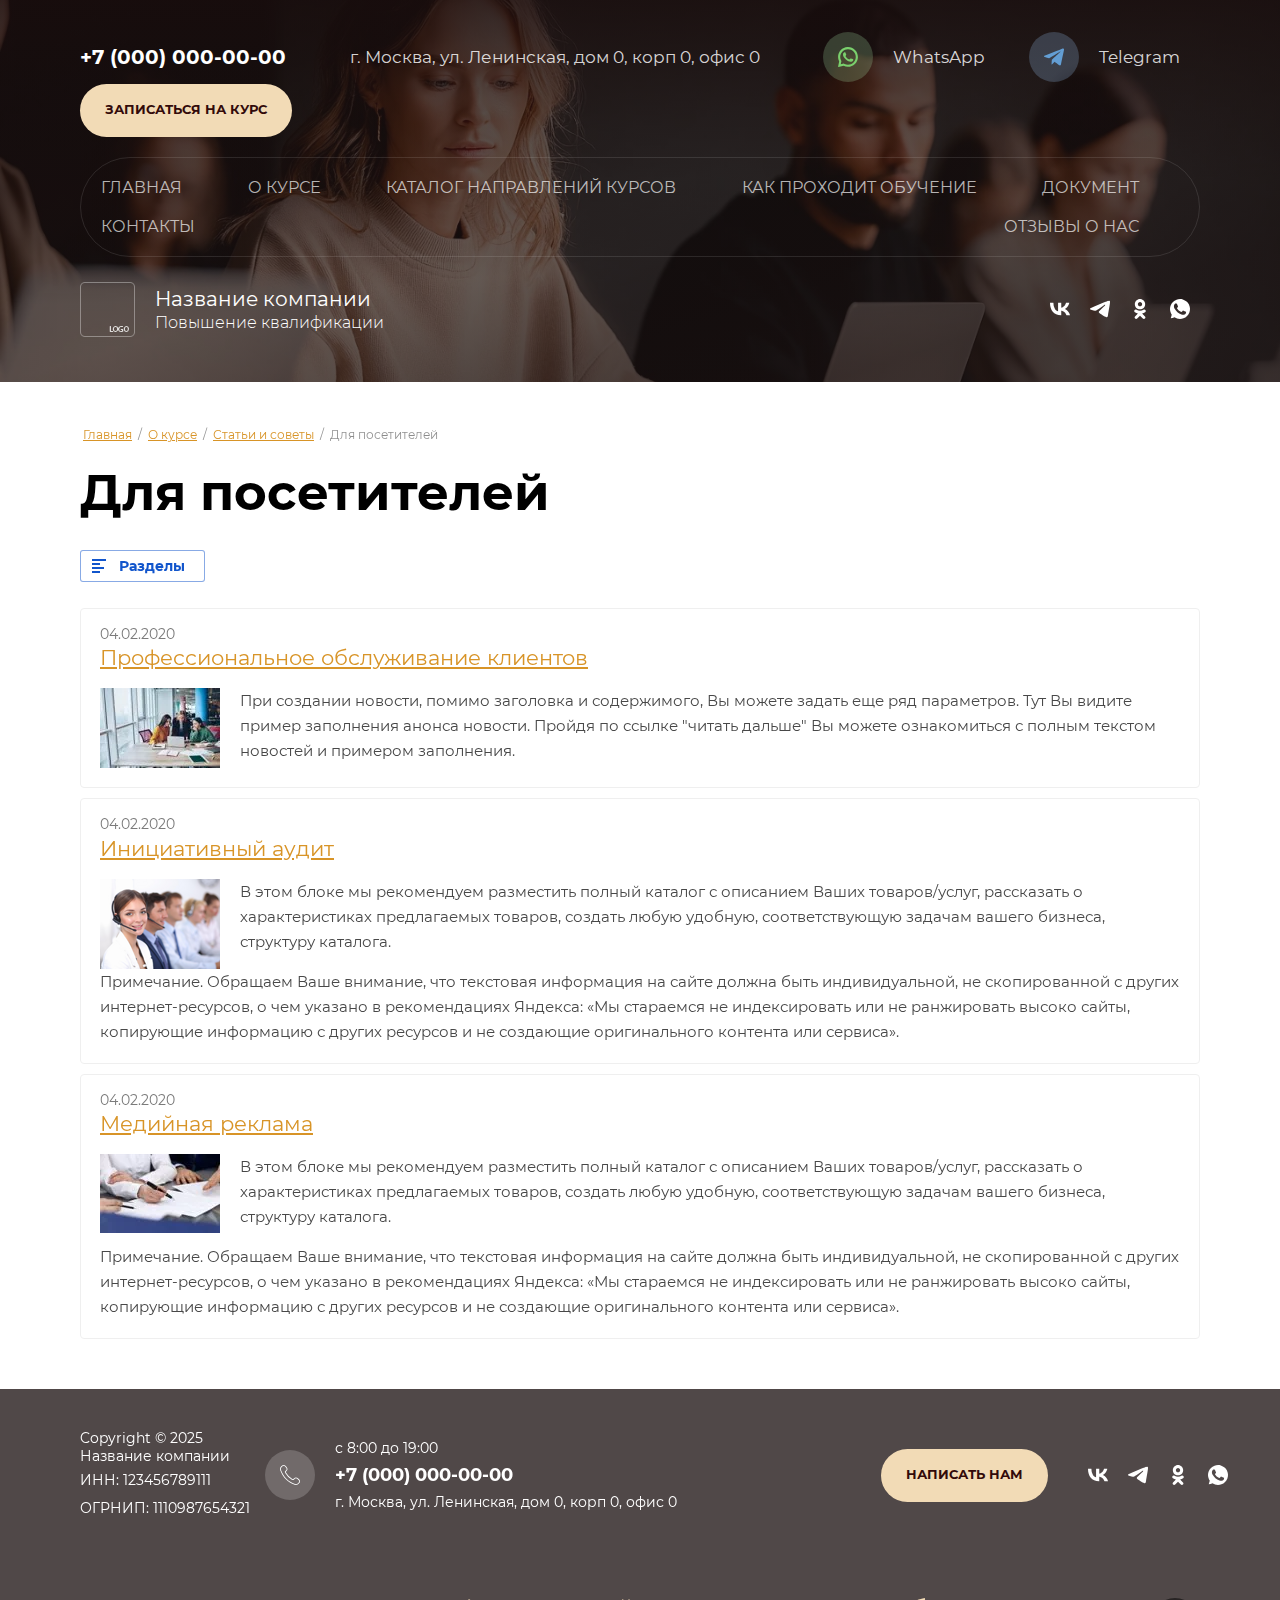
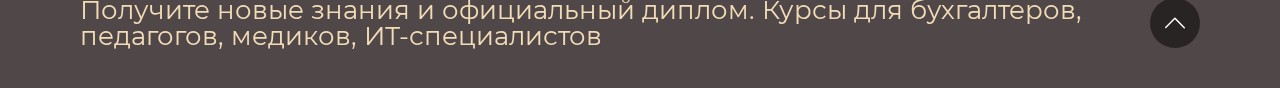
<file: taxonomy-kurse-dlya-posetitelej.html>
<!doctype html>
<html lang="en">
	<head>
		<meta charset="UTF-8" />
		<meta name="viewport" content="width=device-width, initial-scale=1.0" />
		<title>Архивная страница курсов</title>
		<link rel="stylesheet" href="css/fonts.css" />
		<link rel="stylesheet" href="css/root.css" />
		<link rel="stylesheet" href="css/o-kurse.css" />
		<link rel="stylesheet" href="css/archive-kurse.css" />
		<link rel="stylesheet" href="css/animate.min.css" />
		<script src="js/wow.min.js"></script>
	</head>
	<body style="">
		<div class="mosaic-wrap">
			<div class="root root--u-ibcywfqup">
				<div class="mosaic-popup mosaic-popup--u-i6fnbs3ah" id="popup-callback">
					<div class="mosaic-popup__inner-bg mosaic-popup__inner-bg--u-iim3w5fa1">
						<div class="mosaic-popup__inner-data mosaic-popup__inner-data--u-ibozsrwvn">
							<div class="mosaic-popup__close mosaic-popup__close--u-iqxwzmwlp">
								<span class="svg_image svg_image--u-im0u0viwr">
									<svg xmlns="http://www.w3.org/2000/svg" width="16.41" height="16.406" viewBox="0 0 16.41 16.406">
										<path
											d="M9.86 8.058l6.16 6.161a1.286 1.286 0 0 1-1.82 1.817L8.04 9.875l-5.86 5.857A1.252 1.252 0 0 1 .41 13.96l5.86-5.857-5.9-5.9A1.282 1.282 0 1 1 2.18.386l5.9 5.9L13.9.471a1.252 1.252 0 1 1 1.77 1.772z"
											fill-rule="evenodd"
											class="path-ij1ve12k6"
										></path>
									</svg>
								</span>
							</div>
							<div class="mosaic-form mosaic-form--u-iyjjmcepo">
								<form action="mails/callback-mail.php" class="mosaic-form__form mosaic-form__form--u-iwsx1397a" method="POST">
									<div class="mosaic-form__title mosaic-form__title--u-iacq4vc9z">
										<span class="text-block-wrap-div">Записаться на курс</span>
									</div>
									<div class="div div--u-i1om4z0p8">
										<div class="mosaic-form__field mosaic-form__field--u-i3bdh0fvm">
											<!--noindex-->
											<div class="mosaic-form__error mosaic-form__error--u-in1yotpdk is-removed">
												<span class="text-block-wrap-div">это поле обязательно для заполнения</span>
											</div>
											<!--/noindex-->
											<div class="mosaic-form__header mosaic-form__header--u-i978tvlqr">
												<span class="mosaic-form__name mosaic-form__name--u-ibutptk30"
													><span class="text-block-wrap-div">Строка ввода:</span></span
												><span class="mosaic-form__required mosaic-form__required--u-itjutd3kf is-removed"
													><span class="text-block-wrap-div">* </span></span
												>
											</div>
											<div class="mosaic-form__body mosaic-form__body--u-i8vj08i1m">
												<div class="mosaic-form__icon mosaic-form__icon--u-ijow40kc0">
													<span class="svg_image svg_image--u-i866kyae0"></span>
												</div>
												<input
													type="text"
													placeholder="Ваш адрес"
													name="address"
													class="mosaic-form__text mosaic-form__text--u-i3kvj8jn2"
												/>
											</div>
											<div class="mosaic-form__note mosaic-form__note--u-izhs2gv50 is-removed"></div>
										</div>
										<div class="mosaic-form__field mosaic-form__field--u-i38c5r4tj">
											<!--noindex-->
											<div class="mosaic-form__error mosaic-form__error--u-i0gsidc3q is-removed">
												<span class="text-block-wrap-div">это поле обязательно для заполнения</span>
											</div>
											<!--/noindex-->
											<div class="mosaic-form__header mosaic-form__header--u-ignt4mbed">
												<span class="mosaic-form__name mosaic-form__name--u-imir0ihrj"
													><span class="text-block-wrap-div">Телефон:</span></span
												><span class="mosaic-form__required mosaic-form__required--u-i4bpgonih"
													><span class="text-block-wrap-div">* </span></span
												>
											</div>
											<div class="mosaic-form__body mosaic-form__body--u-idpfeo902">
												<div class="mosaic-form__icon mosaic-form__icon--u-ionl1f5vp">
													<span class="svg_image svg_image--u-imgr86jq5"></span>
												</div>
												<input type="tel" name="tel" placeholder="Телефон *" class="mosaic-form__text mosaic-form__text--u-it5nzmjjk" />
											</div>
											<div class="mosaic-form__note mosaic-form__note--u-itxjzugwf is-removed"></div>
										</div>
										<div class="mosaic-form__field mosaic-form__field--u-i37kfqwac">
											<!--noindex-->
											<div class="mosaic-form__error mosaic-form__error--u-ihxznargw is-removed">
												<span class="text-block-wrap-div">это поле обязательно для заполнения</span>
											</div>
											<!--/noindex-->
											<div class="mosaic-form__header mosaic-form__header--u-imqu3rmw8">
												<span class="mosaic-form__name mosaic-form__name--u-io7w7mawl"
													><span class="text-block-wrap-div">E-mail:</span></span
												><span class="mosaic-form__required mosaic-form__required--u-iipk53m0x is-removed"
													><span class="text-block-wrap-div">* </span></span
												>
											</div>
											<div class="mosaic-form__body mosaic-form__body--u-ijqm7e5ls">
												<div class="mosaic-form__icon mosaic-form__icon--u-ifu41tibu">
													<span class="svg_image svg_image--u-i9lnmh20e"></span>
												</div>
												<input
													type="email"
													name="email"
													placeholder="E-mail"
													class="mosaic-form__text mosaic-form__text--u-i4zr6bis1"
												/>
											</div>
											<div class="mosaic-form__note mosaic-form__note--u-ilv3eglhg is-removed"></div>
										</div>
										<div class="mosaic-form__field mosaic-form__field--u-ijupsfj38">
											<!--noindex-->
											<div class="mosaic-form__error mosaic-form__error--u-ik0ykfi0y is-removed">
												<span class="text-block-wrap-div">это поле обязательно для заполнения</span>
											</div>
											<!--/noindex-->
											<div class="mosaic-form__header mosaic-form__header--u-i38hynusa">
												<span class="mosaic-form__name mosaic-form__name--u-iudtiaqoa"
													><span class="text-block-wrap-div">Область ввода:</span></span
												><span class="mosaic-form__required mosaic-form__required--u-iss44b7p9 is-removed"
													><span class="text-block-wrap-div">* </span></span
												>
											</div>
											<div class="mosaic-form__body mosaic-form__body--u-i41aqhogt">
												<div class="mosaic-form__icon mosaic-form__icon--u-igapui408">
													<span class="svg_image svg_image--u-icmc4sm76"></span>
												</div>
												<textarea
													name="question"
													placeholder="Ваш вопрос"
													class="mosaic-form__textarea mosaic-form__textarea--u-ia9y9rf9l"
												></textarea>
											</div>
											<div class="mosaic-form__note mosaic-form__note--u-ivzaandjw is-removed"></div>
										</div>
									</div>
									<div class="mosaic-form__field mosaic-form__field--u-ixu80mu3q">
										<!--noindex-->
										<div class="mosaic-form__error mosaic-form__error--u-ih65iwl2d is-removed">
											<span class="text-block-wrap-div">это поле обязательно для заполнения</span>
										</div>
										<!--/noindex-->
										<div class="mosaic-form__header mosaic-form__header--u-i1n5rh36d">
											<span class="mosaic-form__name mosaic-form__name--u-imeq4ck1o"
												><span class="text-block-wrap-div">Галочка</span></span
											><span class="mosaic-form__required mosaic-form__required--u-i4jxv8c62 is-removed"
												><span class="text-block-wrap-div">* </span></span
											>
										</div>
										<label class="mosaic-form__label mosaic-form__label--u-igkj6ded9"
											><input
												type="checkbox"
												name="agreement"
												value="Ознакомлен с пользовательским соглашением"
												class="mosaic-form__checkbox mosaic-form__checkbox--u-ipkpe12aq"
											/><span class="mosaic-form__checkbox-icon mosaic-form__checkbox-icon--u-i4ba4orh4"></span
											><span class="mosaic-form__value mosaic-form__value--u-iuv4z9pvs"
												><span class="text-block-wrap-div">Ознакомлен с пользовательским соглашением</span></span
											></label
										>
										<div class="mosaic-form__note mosaic-form__note--u-i9wu11dpk is-removed"></div>
									</div>
									<button type="submit" class="mosaic-form__button mosaic-form__button--u-ihqwpp16f">
										<span class="button__text button__text--u-ixtzflqi8"><span class="text-block-wrap-div">Отправить</span></span></button
									><re-captcha></re-captcha>
								</form>
								<!--noindex-->
								<div class="mosaic-form__success mosaic-form__success--u-ilw9exebi is-removed">
									<div class="mosaic-form__success__text mosaic-form__success__text--u-iimvls0q9">
										<span class="text-block-wrap-div">Спасибо! Форма отправлена</span>
									</div>
								</div>
								<!--/noindex-->
							</div>
						</div>
					</div>
				</div>

				<div class="mosaic-popup mosaic-popup--u-i6fnbs3ah" id="popup-course">
					<div class="mosaic-popup__inner-bg mosaic-popup__inner-bg--u-iim3w5fa1">
						<div class="mosaic-popup__inner-data mosaic-popup__inner-data--u-ibozsrwvn">
							<div class="mosaic-popup__close mosaic-popup__close--u-iqxwzmwlp">
								<span class="svg_image svg_image--u-im0u0viwr">
									<svg xmlns="http://www.w3.org/2000/svg" width="16.41" height="16.406" viewBox="0 0 16.41 16.406">
										<path
											d="M9.86 8.058l6.16 6.161a1.286 1.286 0 0 1-1.82 1.817L8.04 9.875l-5.86 5.857A1.252 1.252 0 0 1 .41 13.96l5.86-5.857-5.9-5.9A1.282 1.282 0 1 1 2.18.386l5.9 5.9L13.9.471a1.252 1.252 0 1 1 1.77 1.772z"
											fill-rule="evenodd"
											class="path-ij1ve12k6"
										></path>
									</svg>
								</span>
							</div>
							<div class="mosaic-form--u-ijpswxniq mosaic-form--u-ijpswxniq-1 mosaic-form--u-iyjjmcepo">
								<form action="mails/course-form.php" class="mosaic-form__form mosaic-form__form--u-ik5179561">
									<div class="mosaic-form__title mosaic-form__title--u-ixicssomo">
										<span class="text-block-wrap-div">Запишитесь на курс прямо сейчас</span>
									</div>
									<div class="div div--u-i0ejolayq">
										<div class="mosaic-form__field mosaic-form__field--u-ieowq877k">
											<!--noindex-->
											<div class="mosaic-form__error mosaic-form__error--u-ig4i4wyjd is-removed">
												<span class="text-block-wrap-div">это поле обязательно для заполнения</span>
											</div>
											<!--/noindex-->
											<div class="mosaic-form__header mosaic-form__header--u-iyb99p7le">
												<span class="mosaic-form__name mosaic-form__name--u-i38jv27ap"
													><span class="text-block-wrap-div">Ваш вопрос</span></span
												><span class="mosaic-form__required mosaic-form__required--u-i5c2808b9 is-removed"
													><span class="text-block-wrap-div">* </span></span
												>
											</div>
											<div class="mosaic-form__body mosaic-form__body--u-i250lhgc3">
												<div class="mosaic-form__icon mosaic-form__icon--u-i76ficuys">
													<span class="svg_image svg_image--u-iayw7ng0h"></span>
												</div>
												<input type="text" name="fio" placeholder="ФИО" class="mosaic-form__text mosaic-form__text--u-idpnhogca" />
											</div>
											<div class="mosaic-form__note mosaic-form__note--u-idl8l976b is-removed"></div>
										</div>
										<div class="mosaic-form__field mosaic-form__field--u-iemthdq2t">
											<!--noindex-->
											<div class="mosaic-form__error mosaic-form__error--u-i6u5gl7uz is-removed">
												<span class="text-block-wrap-div">это поле обязательно для заполнения</span>
											</div>
											<!--/noindex-->
											<div class="mosaic-form__header mosaic-form__header--u-i2r5h3wgg">
												<span class="mosaic-form__name mosaic-form__name--u-iirz7s5jo"
													><span class="text-block-wrap-div">Телефон:</span></span
												><span class="mosaic-form__required mosaic-form__required--u-idef95otq"
													><span class="text-block-wrap-div">* </span></span
												>
											</div>
											<div class="mosaic-form__body mosaic-form__body--u-ivge1fzf5">
												<div class="mosaic-form__icon mosaic-form__icon--u-i1a74hspa">
													<span class="svg_image svg_image--u-ihzs58p8p"></span>
												</div>
												<input type="tel" name="tel" placeholder="Телефон *" class="mosaic-form__text mosaic-form__text--u-iqc0dx3o9" />
											</div>
											<div class="mosaic-form__note mosaic-form__note--u-i7rsps8ye is-removed"></div>
										</div>
										<div class="mosaic-form__field mosaic-form__field--u-if7a3g01p">
											<!--noindex-->
											<div class="mosaic-form__error mosaic-form__error--u-inr09jmtw is-removed">
												<span class="text-block-wrap-div">это поле обязательно для заполнения</span>
											</div>
											<!--/noindex-->
											<div class="mosaic-form__header mosaic-form__header--u-iujjp290g">
												<span class="mosaic-form__name mosaic-form__name--u-ipv2ba8vq"
													><span class="text-block-wrap-div">E-mail:</span></span
												><span class="mosaic-form__required mosaic-form__required--u-im2v6z3wf is-removed"
													><span class="text-block-wrap-div">* </span></span
												>
											</div>
											<div class="mosaic-form__body mosaic-form__body--u-ihp67drj4">
												<div class="mosaic-form__icon mosaic-form__icon--u-i94ij2yh6">
													<span class="svg_image svg_image--u-ivh9mem01"></span>
												</div>
												<input
													type="email"
													name="email"
													placeholder="E-mail"
													class="mosaic-form__text mosaic-form__text--u-izmi4wbgt"
												/>
											</div>
											<div class="mosaic-form__note mosaic-form__note--u-ibhhmln4s is-removed"></div>
										</div>
										<div class="mosaic-form__field mosaic-form__field--u-i179qeij8">
											<!--noindex-->
											<div class="mosaic-form__error mosaic-form__error--u-iy4333gan is-removed">
												<span class="text-block-wrap-div">это поле обязательно для заполнения</span>
											</div>
											<!--/noindex-->
											<div class="mosaic-form__header mosaic-form__header--u-inxxb5vss">
												<span class="mosaic-form__name mosaic-form__name--u-idvhkkseq"
													><span class="text-block-wrap-div">Выберите направление курса</span></span
												><span class="mosaic-form__required mosaic-form__required--u-i9vfjuxw8 is-removed"
													><span class="text-block-wrap-div">* </span></span
												>
											</div>
											<select name="course_direction" class="mosaic-form__select mosaic-form__select--u-ilpvin3m8">
												<option class="mosaic-form__select-item mosaic-form__select-item--u-ib0fudd2r">
													Экономика и бухгалтерский учет
												</option>
												<option class="mosaic-form__select-item mosaic-form__select-item--u-ib0fudd2r">Образование и педагогика</option>
												<option class="mosaic-form__select-item mosaic-form__select-item--u-ib0fudd2r">
													Медицина и здравоохранение
												</option>
											</select>
											<div class="mosaic-form__note mosaic-form__note--u-iplzu7mlo is-removed"></div>
										</div>
										<div class="mosaic-form__field mosaic-form__field--u-i1ev5l1de">
											<!--noindex-->
											<div class="mosaic-form__error mosaic-form__error--u-ixljvij0d is-removed">
												<span class="text-block-wrap-div">это поле обязательно для заполнения</span>
											</div>
											<!--/noindex-->
											<div class="mosaic-form__header mosaic-form__header--u-i8twxx04e">
												<span class="mosaic-form__name mosaic-form__name--u-i8htbm2je"
													><span class="text-block-wrap-div">Формат обучения</span></span
												><span class="mosaic-form__required mosaic-form__required--u-ifp1y3orq is-removed"
													><span class="text-block-wrap-div">* </span></span
												>
											</div>
											<select name="learning_format" class="mosaic-form__select mosaic-form__select--u-i6enzw69k">
												<option class="mosaic-form__select-item mosaic-form__select-item--u-ikai3js6e">Онлайн</option>
												<option class="mosaic-form__select-item mosaic-form__select-item--u-ikai3js6e">Очно</option>
											</select>
											<div class="mosaic-form__note mosaic-form__note--u-iwmmve6vi is-removed"></div>
										</div>
									</div>
									<div class="mosaic-form__field mosaic-form__field--u-ig753muzh">
										<!--noindex-->
										<div class="mosaic-form__error mosaic-form__error--u-i98nb76wo is-removed">
											<span class="text-block-wrap-div">это поле обязательно для заполнения</span>
										</div>
										<!--/noindex-->
										<div class="mosaic-form__header mosaic-form__header--u-ikkxskmkj">
											<span class="mosaic-form__name mosaic-form__name--u-igp98fk7m"
												><span class="text-block-wrap-div">Галочка</span></span
											><span class="mosaic-form__required mosaic-form__required--u-i1e97sp2o is-removed"
												><span class="text-block-wrap-div">* </span></span
											>
										</div>
										<label class="mosaic-form__label mosaic-form__label--u-iffag8czd"
											><input
												type="checkbox"
												name="agreement"
												value="Ознакомлен с пользовательским соглашением"
												class="mosaic-form__checkbox mosaic-form__checkbox--u-ipllxarsi"
											/><span class="mosaic-form__checkbox-icon mosaic-form__checkbox-icon--u-imvd5rcjk"></span
											><span class="mosaic-form__value mosaic-form__value--u-iduim6tjb"
												><span class="text-block-wrap-div">Ознакомлен с пользовательским соглашением</span></span
											></label
										>
										<div class="mosaic-form__note mosaic-form__note--u-ith3092u9 is-removed"></div>
									</div>
									<button type="submit" class="mosaic-form__button mosaic-form__button--u-ikpkw5uss">
										<span class="button__text button__text--u-ipdo2852o"><span class="text-block-wrap-div">Отправить</span></span></button
									><re-captcha></re-captcha>
								</form>
								<!--noindex-->
								<div class="mosaic-form__success mosaic-form__success--u-ilw9exebi is-removed">
									<div class="mosaic-form__success__text mosaic-form__success__text--u-iimvls0q9">
										<span class="text-block-wrap-div">Спасибо! Форма отправлена</span>
									</div>
								</div>
								<!--/noindex-->
							</div>
						</div>
					</div>
				</div>

				<div class="section section--u-iuqh7gk14">
					<div class="div div--u-ibl6xyh2p">
						<div class="section section--u-ie41r58os">
							<div class="div div--u-ige14ztwb">
								<div class="div div--u-iz7p7tcug">
									<div class="list list--u-i99wkb6ie">
										<div class="list__item list__item--u-iqvnaqrvp">
											<a target="_self" href="tel:" class="link-universal link-universal--u-i2gx7d7z2">
												<div class="text text--u-ivur73rjr">
													<span class="text-block-wrap-div">+7 (000) 000-00-00</span>
												</div>
											</a>
										</div>
									</div>
								</div>
								<div class="div div--u-ida5z40u2">
									<div class="list list--u-i8xxmxuqc">
										<div class="list__item list__item--u-if57zb42r">
											<div class="text text--u-iks06b845">
												<span class="text-block-wrap-div">г. Москва, ул. Ленинская, дом 0, корп 0, офис 0</span>
											</div>
										</div>
									</div>
								</div>
								<div class="div div--u-if8m6hfjg">
									<div class="list list--u-id9txhv53">
										<div class="list__item list__item--u-izm0hwedg">
											<a target="_self" href="mailto:" class="link-universal link-universal--u-itn05k4qx">
												<div class="div div--u-ieeym1dd5">
													<span class="svg_image svg_image--u-in68x7mcj">
														<svg xmlns="http://www.w3.org/2000/svg" viewBox="0 0 418.135 418.135" width="418.135" height="418.135">
															<path
																d="M198.929.242C88.5 5.5 1.356 97.466 1.691 208.02c.102 33.672 8.231 65.454 22.571 93.536L2.245 408.429c-1.191 5.781 4.023 10.843 9.766 9.483l104.723-24.811c26.905 13.402 57.125 21.143 89.108 21.631 112.869 1.724 206.982-87.897 210.5-200.724C420.113 93.065 320.295-5.538 198.929.242zm124.957 321.955c-30.669 30.669-71.446 47.559-114.818 47.559-25.396 0-49.71-5.698-72.269-16.935l-14.584-7.265-64.206 15.212 13.515-65.607-7.185-14.07c-11.711-22.935-17.649-47.736-17.649-73.713 0-43.373 16.89-84.149 47.559-114.819 30.395-30.395 71.837-47.56 114.822-47.56 43.372.001 84.147 16.891 114.816 47.559 30.669 30.669 47.559 71.445 47.56 114.817-.001 42.986-17.166 84.428-47.561 114.822z"
																class="path-ixkhr0ux7"
															></path>
															<path
																d="M309.712 252.351l-40.169-11.534a14.971 14.971 0 0 0-14.816 3.903l-9.823 10.008c-4.142 4.22-10.427 5.576-15.909 3.358-19.002-7.69-58.974-43.23-69.182-61.007-2.945-5.128-2.458-11.539 1.158-16.218l8.576-11.095a14.97 14.97 0 0 0 1.847-15.21l-16.9-38.223c-4.048-9.155-15.747-11.82-23.39-5.356-11.211 9.482-24.513 23.891-26.13 39.854-2.851 28.144 9.219 63.622 54.862 106.222 52.73 49.215 94.956 55.717 122.449 49.057 15.594-3.777 28.056-18.919 35.921-31.317 5.362-8.453 1.128-19.679-8.494-22.442z"
																class="path-i558hbw9a"
															></path>
														</svg>
													</span>
												</div>
												<div class="text text--u-i2wwkv9f5">
													<span class="text-block-wrap-div">WhatsApp</span>
												</div>
											</a>
										</div>
									</div>
								</div>
								<div class="div div--u-i8gb385xk">
									<div class="list list--u-ixebabtr6">
										<div class="list__item list__item--u-ih8p9c514">
											<a target="_self" href="mailto:" class="link-universal link-universal--u-in5marjrz">
												<div class="div div--u-i5ii0cj1c">
													<span class="svg_image svg_image--u-iovkrsaj0">
														<svg xmlns="http://www.w3.org/2000/svg" width="29.719" height="25.281" viewBox="0 0 29.719 25.281">
															<path
																d="M11.128 23.676l.532-7.074c.308-.2.514-.529.8-.746.506-.386.914-.868 1.42-1.254l.3-.328c1.248-.953 2.242-2.212 3.491-3.164.368-.281.66-.669 1.035-.955.485-.37.869-.878 1.361-1.253l.3-.328c.364-.278.649-.653 1.005-.926.633-.483 1.142-1.1 1.775-1.582.238-.181.414-.475.651-.657a1.489 1.489 0 0 0 .769-.9 1.113 1.113 0 0 0-1.212.239c-.983.651-2 1.306-2.988 1.94-3.014 1.927-6.036 3.78-9.053 5.7q-1.188.756-2.4 1.522a3.263 3.263 0 0 1-1.183.686 7.453 7.453 0 0 0-1.45-.448c-1.284-.435-2.65-.82-3.934-1.254a7.523 7.523 0 0 1-2.16-.746l-.177-.269c-.023-.978.752-1.183 1.479-1.492 1.3-.556 2.664-1 3.994-1.552 4.253-1.78 8.674-3.3 12.928-5.074 1.457-.609 2.948-1.092 4.379-1.7C24.385 1.382 26.031.834 27.612.18a1.489 1.489 0 0 1 1.834.3 3.149 3.149 0 0 1 .059 2.447c-.095.342-.081.65-.178.985-.209.73-.261 1.51-.473 2.269-.623 2.228-.861 4.636-1.479 6.865-.173.625-.18 1.225-.355 1.85-.622 2.228-.861 4.635-1.479 6.865-.293 1.055-.308 2.765-1.065 3.313-.816.59-1.906-.22-2.426-.6-1.259-.911-2.463-1.935-3.728-2.835-.586-.418-1.139-.873-1.715-1.284a4.613 4.613 0 0 1-.74-.537 3.218 3.218 0 0 0-.68.657c-.333.253-.563.618-.888.865a14.18 14.18 0 0 0-1.39 1.313 2.54 2.54 0 0 1-1.781 1.023z"
																fill-rule="evenodd"
																class="path-iu15mjz5q"
															></path>
														</svg>
													</span>
												</div>
												<div class="text text--u-ixefawkr9">
													<span class="text-block-wrap-div">Telegram</span>
												</div>
											</a>
										</div>
									</div>
								</div>
								<div class="div div--u-igqeyih6g">
									<div role="button" class="link-universal link-universal--u-ikofmis2h">
										<div class="text text--u-iwuj0ajod">
											<span class="text-block-wrap-div">Записаться на курс</span>
										</div>
									</div>
								</div>
							</div>
							<div class="div div--u-iuw2cx10r">
								<div class="hor-menu hor-menu--u-i3bjdv9ob flex-menu">
									<ul class="hor-menu__list hor-menu__list--u-ij93uzkw5">
										<li class="hor-menu__item hor-menu__item--u-iggcx09k2">
											<a href="index.html" class="hor-menu__link hor-menu__link--u-ix575hv02">
												<span class="hor-menu__text hor-menu__text--u-ihigo1c04">
													<span class="text-block-wrap-div">Главная</span>
												</span>
											</a>
										</li>
										<li class="hor-menu__item hor-menu__item--u-iggcx09k2 is-current has-child">
											<a href="o-kurse.html" class="hor-menu__link hor-menu__link--u-ix575hv02">
												<span class="hor-menu__text hor-menu__text--u-ihigo1c04">
													<span class="text-block-wrap-div">О курсе</span>
												</span>
												<span class="hor-menu__icon hor-menu__icon--u-i9c9ipswi"></span>
											</a>

											<ul class="hor-menu__sub_list hor-menu__sub_list--u-isqrmm3bo">
												<li class="hor-menu__sub_item hor-menu__sub_item--u-i39wcd8zh is-current">
													<a href="archive-kurse.html" class="hor-menu__sub_link hor-menu__sub_link--u-i2g1xria8">
														<span class="hor-menu__sub_text hor-menu__sub_text--u-i4ranael9">
															<span class="text-block-wrap-div">Статьи и советы</span>
														</span>
													</a>
												</li>
												<li class="hor-menu__sub_item hor-menu__sub_item--u-i39wcd8zh">
													<a href="/requisites.html" class="hor-menu__sub_link hor-menu__sub_link--u-i2g1xria8">
														<span class="hor-menu__sub_text hor-menu__sub_text--u-i4ranael9">
															<span class="text-block-wrap-div">Реквизиты</span>
														</span>
													</a>
												</li>
											</ul>
										</li>
										<li class="hor-menu__item hor-menu__item--u-iggcx09k2 has-child">
											<a href="catalog.html" class="hor-menu__link hor-menu__link--u-ix575hv02">
												<span class="hor-menu__text hor-menu__text--u-ihigo1c04">
													<span class="text-block-wrap-div">Каталог направлений курсов</span>
												</span>
												<span class="hor-menu__icon hor-menu__icon--u-i9c9ipswi"></span>
											</a>

											<ul class="hor-menu__sub_list hor-menu__sub_list--u-isqrmm3bo">
												<li class="hor-menu__sub_item hor-menu__sub_item--u-i39wcd8zh">
													<a href="article-catalog.html" class="hor-menu__sub_link hor-menu__sub_link--u-i2g1xria8">
														<span class="hor-menu__sub_text hor-menu__sub_text--u-i4ranael9">
															<span class="text-block-wrap-div">Экономика и бухгалтерский учет</span>
														</span>
													</a>
												</li>
												<li class="hor-menu__sub_item hor-menu__sub_item--u-i39wcd8zh">
													<a href="article-catalog.html" class="hor-menu__sub_link hor-menu__sub_link--u-i2g1xria8">
														<span class="hor-menu__sub_text hor-menu__sub_text--u-i4ranael9">
															<span class="text-block-wrap-div">Образование и педагогика</span>
														</span>
													</a>
												</li>
												<li class="hor-menu__sub_item hor-menu__sub_item--u-i39wcd8zh">
													<a href="article-catalog.html" class="hor-menu__sub_link hor-menu__sub_link--u-i2g1xria8">
														<span class="hor-menu__sub_text hor-menu__sub_text--u-i4ranael9">
															<span class="text-block-wrap-div">Медицина и здравоохранение</span>
														</span>
													</a>
												</li>
												<li class="hor-menu__sub_item hor-menu__sub_item--u-i39wcd8zh">
													<a href="article-catalog.html" class="hor-menu__sub_link hor-menu__sub_link--u-i2g1xria8">
														<span class="hor-menu__sub_text hor-menu__sub_text--u-i4ranael9">
															<span class="text-block-wrap-div">Информационные технологии</span>
														</span>
													</a>
												</li>
												<li class="hor-menu__sub_item hor-menu__sub_item--u-i39wcd8zh">
													<a href="article-catalog.html" class="hor-menu__sub_link hor-menu__sub_link--u-i2g1xria8">
														<span class="hor-menu__sub_text hor-menu__sub_text--u-i4ranael9">
															<span class="text-block-wrap-div">Инженерия и строительство</span>
														</span>
													</a>
												</li>
												<li class="hor-menu__sub_item hor-menu__sub_item--u-i39wcd8zh">
													<a href="article-catalog.html" class="hor-menu__sub_link hor-menu__sub_link--u-i2g1xria8">
														<span class="hor-menu__sub_text hor-menu__sub_text--u-i4ranael9">
															<span class="text-block-wrap-div">Управление и менеджмент</span>
														</span>
													</a>
												</li>
												<li class="hor-menu__sub_item hor-menu__sub_item--u-i39wcd8zh">
													<a href="article-catalog.html" class="hor-menu__sub_link hor-menu__sub_link--u-i2g1xria8">
														<span class="hor-menu__sub_text hor-menu__sub_text--u-i4ranael9">
															<span class="text-block-wrap-div">Туризм и сервис</span>
														</span>
													</a>
												</li>
											</ul>
										</li>
										<li class="hor-menu__item hor-menu__item--u-iggcx09k2">
											<a href="kak-prohodit-obuchenie.html" class="hor-menu__link hor-menu__link--u-ix575hv02">
												<span class="hor-menu__text hor-menu__text--u-ihigo1c04">
													<span class="text-block-wrap-div">Как проходит обучение</span>
												</span>
											</a>
										</li>
										<li class="hor-menu__item hor-menu__item--u-iggcx09k2">
											<a href="dokument.html" class="hor-menu__link hor-menu__link--u-ix575hv02">
												<span class="hor-menu__text hor-menu__text--u-ihigo1c04">
													<span class="text-block-wrap-div">Документ</span>
												</span>
											</a>
										</li>
										<li class="hor-menu__item hor-menu__item--u-iggcx09k2">
											<a href="contacts.html" class="hor-menu__link hor-menu__link--u-ix575hv02">
												<span class="hor-menu__text hor-menu__text--u-ihigo1c04">
													<span class="text-block-wrap-div">Контакты</span>
												</span>
											</a>
										</li>
										<li class="hor-menu__item hor-menu__item--u-iggcx09k2">
											<a href="reviews.html" class="hor-menu__link hor-menu__link--u-ix575hv02">
												<span class="hor-menu__text hor-menu__text--u-ihigo1c04">
													<span class="text-block-wrap-div">Отзывы о нас</span>
												</span>
											</a>
										</li>
									</ul>
									<ul class="hor-menu__more_list hor-menu__more_list--u-ib4nesyvb" style="display: none">
										<li class="hor-menu__item hor-menu__item--u-izsl1ku0v">
											<a href="#" class="hor-menu__more_link hor-menu__more_link--u-idd5bznx8">
												<span class="hor-menu__text hor-menu__text--u-ix8w75tzz">
													<span class="text-block-wrap-div">...</span>
												</span>
											</a>
											<ul class="hor-menu__sub_list hor-menu__sub_list--u-ikafrc9bb"></ul>
										</li>
									</ul>
								</div>
							</div>
						</div>
						<div class="section section--u-i9t9jamjn">
							<div class="div div--u-ibqzfvbr4">
								<div class="div div--u-is6pr6s7f">
									<a href="index.html" class="link-universal link-universal--u-itgxitplz">
										<div class="imageFit imageFit--u-ig8fag9qi photo-swipe-image-nc">
											<img src="./img/logo.webp" alt="LOGO87211" title="" class="imageFit__img imageFit__img--u-iyv3rdsz1" />
											<div class="imageFit__overlay imageFit__overlay--u-ip8slgbro"></div>
											<div class="imageFit__zoom imageFit__zoom--u-i44qthsn3">
												<span class="svg_image svg_image--u-i83vqrpze"> </span>
											</div>
										</div>
									</a>
									<div class="div div--u-iah4jl8a7">
										<a href="index.html" class="link-universal link-universal--u-iljh3vrqf">
											<div class="text text--u-iedrbdreu">
												<span class="text-block-wrap-div">Название компании</span>
											</div>
										</a>
										<div class="text text--u-i77u2xa8t">
											<span class="text-block-wrap-div">Повышение квалификации</span>
										</div>
									</div>
								</div>
								<div class="div div--u-ih2638amk">
									<div class="list list--u-ipyaa0nel">
										<div class="list__item list__item--u-irihptyui">
											<a target="_blank" href="index.html" class="link-universal link-universal--u-i7zkk7cbp">
												<span class="svg_image svg_image--u-ieb9j10ao">
													<svg xmlns="http://www.w3.org/2000/svg" width="322" height="201" viewBox="0 0 322 201">
														<path
															d="M0 0h54.58v2.185c3.38 5.7 2.06 33.917 4.36 42.6 10.06 37.941 30.08 88.8 70.95 93.946V0h51.3v78.652c33.79-.324 72.45-48 76.41-78.652h52.39c-2.3 38.382-41.67 86.212-69.85 99.408a3.058 3.058 0 0 0 1.09 1.092c7.18 6.791 18.27 10.518 26.19 16.386C288.4 132.41 317.7 169.768 322 201h-56.76c-11.76-29.971-26.81-49.386-54.58-63.359-5-2.516-22.56-11.049-28.38-7.646-2.51 4-1.09 14.747-1.09 20.755V201C59.7 202.2.14 119.781 0 0z"
															fill-rule="evenodd"
															class="path-irkakbs5m"
														></path>
													</svg>
												</span>
											</a>
										</div>
										<div class="list__item list__item--u-irihptyui">
											<a target="_blank" href="index.html" class="link-universal link-universal--u-i7zkk7cbp">
												<span class="svg_image svg_image--u-ieb9j10ao">
													<svg xmlns="http://www.w3.org/2000/svg" width="286.84" height="237.406" viewBox="0 0 286.84 237.406">
														<path
															d="M196 87l-62 59s-18.73 15.886 0 29 78 53 78 53 18.52 11.636 29 9 13.52-11.114 18-37 17.27-99.614 25-153c4.23-36.136 6.52-47.364-14-47-16.02 2.364-75 27-75 27L53 88l-39 17s-14.23 7.136-14 13 8.02 9.636 27 15 36.27 12.136 50 10 47-26 47-26l72-49s15.52-12.614 21-9-4.5 13.25-21 28z"
															fill-rule="evenodd"
															class="path-ieuuuqbq6"
														></path>
													</svg>
												</span>
											</a>
										</div>
										<div class="list__item list__item--u-irihptyui">
											<a target="_blank" href="index.html" class="link-universal link-universal--u-i7zkk7cbp">
												<span class="svg_image svg_image--u-ieb9j10ao">
													<svg xmlns="http://www.w3.org/2000/svg" viewBox="0 0 1258.2 2174.7" width="1258.2" height="2174.7">
														<path
															d="M629.9 1122.4c310-.1 561.1-251.5 561-561.4C1190.8 251 939.4-.1 629.5 0S68.4 251.5 68.5 561.4c.4 309.8 251.6 560.8 561.4 561m0-793.4c128.4 0 232.5 104.1 232.5 232.5S758.3 793.9 629.9 793.9 397.4 689.8 397.4 561.4c.2-128.3 104.2-232.3 232.5-232.4zm226.9 1251.3c115.5-26.2 225.7-71.9 326-135 76.4-49.3 98.4-151.1 49.1-227.5-48.5-75.2-148.3-97.9-224.5-51-231.1 144.5-524.5 144.5-755.6 0-76.7-48.1-178-25.1-226.3 51.5C-23 1295-.2 1396.6 76.6 1445.1c.1 0 .2.1.2.1 100.2 63 210.4 108.7 325.8 135L88.8 1894c-62.5 66-59.6 170.2 6.5 232.7 63.5 60 162.7 60 226.2 0l308.2-308.4 308.4 308.4c64.2 64.1 168.1 64.1 232.3 0 64.1-64.2 64.1-168.1 0-232.3l-313.6-314.1z"
															class="path-iepz1qyzg"
														></path>
													</svg>
												</span>
											</a>
										</div>
										<div class="list__item list__item--u-irihptyui">
											<a target="_blank" href="index.html" class="link-universal link-universal--u-i7zkk7cbp">
												<span class="svg_image svg_image--u-ieb9j10ao">
													<svg xmlns="http://www.w3.org/2000/svg" width="143" height="141.969" viewBox="0 0 143 141.969">
														<path
															d="M5.6 137.612c.33-2.92 1.59-6.038 2.45-8.666 1.18-3.637 1.49-7.027 2.67-10.665.49-1.518 2.34-5.534 1.78-6.888a10.187 10.187 0 0 0-1.56-2.444 67.488 67.488 0 0 1-4.23-7.776 116.022 116.022 0 0 1-5.12-15.331c-.67-2.354-.33-4.347-.89-6.888-.75-3.349-1.01-9.716-.23-13.109l.45-6c1.2-4.928 1.97-9.827 3.79-14.22C13.07 25.4 26.36 12.995 46.59 4.52 58.37-.42 78.31-1.745 91.81 2.743c10.7 3.558 18.72 8.631 26.73 14.664.74.815 1.48 1.63 2.23 2.444a65.1 65.1 0 0 1 6.68 7.333 80.752 80.752 0 0 1 12.47 23.329c.99 2.978.98 5.681 1.79 8.888.9 3.6 1.86 9.773.89 14v3.555c-.51 2.194-.32 4.638-.89 6.888-1 3.921-1.64 7.975-3.12 11.554-8.43 20.366-21.9 34.053-42.33 42.438-12.37 5.078-32.89 5.58-46.33 1.111-3.76-1.249-8.08-2.677-11.36-4.666-1.88-1.135-4.2-3.294-6.69-3.555-1.8 1.31-6.04 1.484-8.46 2.222-3.26.99-6.79 1.55-10.25 2.666a35.808 35.808 0 0 1-7.57 1.998zM40.35 31.405c-.83.538-2 .413-2.9.889-2.22 1.175-5.34 5.361-6.68 7.554-5.5 9-2.03 22.045 2.45 29.329 11.5 18.712 25.97 32.891 48.78 40.439 4.02 1.329 11.33 3.484 16.71 2.222 9.34-2.189 17.51-8.235 16.04-20.442a102.037 102.037 0 0 0-13.59-6.888c-2.59-1.135-4.58-2.986-8.24-3.11a15.631 15.631 0 0 0-1.78 1.333c-1.06 1.422-1.85 2.828-2.9 4.222-.59.79-1.63 1.432-2.23 2.221-.76 1.011-1.68 2.848-2.89 3.333h-2.23c-1.05-.822-2.47-.98-3.79-1.555a51.766 51.766 0 0 1-6.01-3.111 55.523 55.523 0 0 1-16.26-15.109c-1.71-2.381-4.81-4.888-4.9-8.665 1.83-1.81 6.35-7.073 7.13-9.554.86-2.76-1.33-5.282-2.01-6.888-2.44-5.762-3.79-12-8.02-16z"
															fill-rule="evenodd"
															class="path-i4f2cbbx1"
														></path>
													</svg>
												</span>
											</a>
										</div>
									</div>
								</div>
							</div>
						</div>
					</div>
				</div>
				<div class="section section--u-i1mm52hsj">
					<div class="div div--u-ib590tatk">
						<div
							data-url="archive-kurse.html"
							class="mosaic-crumbs mosaic-crumbs--u-iedna726y"
							id="iedna726y_0"
							data-do-crumbs='{"screen":{"delimiter":"\/","mainPageText":""}}'
						>
							<a href="index.html" class="mosaic-crumbs__item_link mosaic-crumbs__item_link--u-ion7bivdc"
								><span class="text-block-wrap-div">Главная</span></a
							><span class="mosaic-crumbs__delimiter mosaic-crumbs__delimiter--u-i85f67ptd">/</span
							><a href="o-kurse.html" class="mosaic-crumbs__item_link mosaic-crumbs__item_link--u-ion7bivdc"
								><span class="text-block-wrap-div">О курсе</span></a
							><span class="mosaic-crumbs__delimiter mosaic-crumbs__delimiter--u-i85f67ptd">/</span
							><a href="archive-kurse.html" class="mosaic-crumbs__item_link mosaic-crumbs__item_link--u-ion7bivdc"
								><span class="text-block-wrap-div">Статьи и советы</span></a
							><span class="mosaic-crumbs__delimiter mosaic-crumbs__delimiter--u-i85f67ptd">/</span
							><span class="mosaic-crumbs__last mosaic-crumbs__last--u-i4m0w84oi"><span class="text-block-wrap-div">Для посетителей</span></span>
						</div>
						<h1 class="page-title page-title--u-ipo71g40j">Для посетителей</h1>
						<div class="content content--u-iwo7oqyms">
							<div class="g-page g-page-article g-page-article--main">
								<div class="g-top-panel g-top-panel--relative g-top-panel--no-flex">
									<div class="g-categories">
										<a href="#" class="g-categories__button">Разделы</a>
										<div class="g-categories__dropdown">
											<ul class="g-menu-2 g-menu-2--level-1">
												<li class="g-menu-2__item g-menu-2__item--level-1">
													<a href="taxonomy-kurse-halls.html" class="g-menu-2__link g-menu-2__link--level-1">Производственные цеха</a>
												</li>
												<li class="g-menu-2__item g-menu-2__item--level-1">
													<a href="taxonomy-kurse-novosti-kompanii.html" class="g-menu-2__link g-menu-2__link--level-1"
														>Новости компании</a
													>
												</li>
												<li class="g-menu-2__item g-menu-2__item--level-1">
													<a href="taxonomy-kurse-dlya-posetitelej.html" class="g-menu-2__link g-menu-2__link--level-1"
														>Для посетителей</a
													>
												</li>
											</ul>
										</div>
									</div>
								</div>

								<div class="g-article-list">
									<article class="g-article g-article--simple-view">
										<time class="g-article__date">04.02.2020</time>
										<a class="g-article__name" href="/article.html">Профессиональное обслуживание клиентов</a>
										<div class="g-article__body g-clear-self">
											<div class="g-article__image">
												<a href="/article.html">
													<img
														src="./img/archive/archive-1.webp"
														alt="Профессиональное обслуживание клиентов"
														title="Профессиональное обслуживание клиентов"
													/>
												</a>
											</div>
											<div class="g-article__text">
												<p>
													При создании новости, помимо заголовка и содержимого, Вы можете задать еще ряд параметров. Тут Вы видите
													пример заполнения анонса новости. Пройдя по ссылке "читать дальше" Вы можете ознакомиться с полным текстом
													новостей и примером заполнения.
												</p>
											</div>
										</div>
									</article>
									<article class="g-article g-article--simple-view">
										<time class="g-article__date">04.02.2020</time>
										<a class="g-article__name" href="/article.html">Инициативный аудит</a>
										<div class="g-article__body g-clear-self">
											<div class="g-article__image">
												<a href="/article.html">
													<img src="./img/archive/archive-2.webp" alt="Инициативный аудит" title="Инициативный аудит" />
												</a>
											</div>
											<div class="g-article__text">
												<p>
													В этом блоке мы рекомендуем разместить полный каталог с описанием Ваших товаров/услуг, рассказать о
													характеристиках предлагаемых товаров, создать любую удобную, соответствующую задачам вашего бизнеса,
													структуру каталога.
												</p>

												<p>
													Примечание. Обращаем Ваше внимание, что текстовая информация на сайте должна быть индивидуальной, не
													скопированной с других интернет-ресурсов, о чем указано в рекомендациях Яндекса: «Мы стараемся не
													индексировать или не ранжировать высоко сайты, копирующие информацию с других ресурсов и не создающие
													оригинального контента или сервиса».
												</p>
											</div>
										</div>
									</article>
									<article class="g-article g-article--simple-view">
										<time class="g-article__date">04.02.2020</time>
										<a class="g-article__name" href="/article.html">Медийная реклама</a>
										<div class="g-article__body g-clear-self">
											<div class="g-article__image">
												<a href="/article.html">
													<img src="./img/archive/archive-3.webp" alt="Медийная реклама" title="Медийная реклама" />
												</a>
											</div>
											<div class="g-article__text">
												<p>
													В этом блоке мы рекомендуем разместить полный каталог с описанием Ваших товаров/услуг, рассказать о
													характеристиках предлагаемых товаров, создать любую удобную, соответствующую задачам вашего бизнеса,
													структуру каталога.
												</p>

												<p>
													Примечание. Обращаем Ваше внимание, что текстовая информация на сайте должна быть индивидуальной, не
													скопированной с других интернет-ресурсов, о чем указано в рекомендациях Яндекса: «Мы стараемся не
													индексировать или не ранжировать высоко сайты, копирующие информацию с других ресурсов и не создающие
													оригинального контента или сервиса».
												</p>
											</div>
										</div>
									</article>
								</div>
							</div>
						</div>
					</div>
				</div>
				<div class="section section--u-i3l98xowf">
					<div class="div div--u-i3a3hm0a4">
						<div class="div div--u-irylfvasj">
							<div class="div div--u-i22o5bdsq">
								<div class="div div--u-ic3l1ozof">
									<div class="mosaic-site-copyright mosaic-site-copyright--u-ivs7yhxjb">Copyright © 2025 Название компании</div>
									<div class="text text--u-i60flq6do">
										<span class="text-block-wrap-div">ИНН: 123456789111</span>
									</div>
									<div class="text text--u-ibudnkn3j">
										<span class="text-block-wrap-div">ОГРНИП: 1110987654321</span>
									</div>
								</div>
								<div class="div div--u-i6h3pj8s6">
									<div class="div div--u-ibxthpmkw">
										<span class="svg_image svg_image--u-ing0y4zod">
											<svg xmlns="http://www.w3.org/2000/svg" width="51" height="51" viewBox="0 0 51 51">
												<path
													d="M40.387 51a8.877 8.877 0 0 1-2.826-.459c-17.6-5.911-30.044-18.344-37-36.953a8.987 8.987 0 0 1 2.056-9.5l2.247-2.24A6.32 6.32 0 0 1 9.361 0h.023a6.245 6.245 0 0 1 4.449 1.856 25.147 25.147 0 0 1 4.468 5.74 6.269 6.269 0 0 1-1.185 7.305l-2.078 2.07a1.559 1.559 0 0 0-.306 1.822 43.412 43.412 0 0 0 17.425 17.3 1.6 1.6 0 0 0 1.88-.277l2.018-2.01a6.359 6.359 0 0 1 7.422-1.137 25.1 25.1 0 0 1 5.684 4.44 6.175 6.175 0 0 1 1.843 4.41 6.281 6.281 0 0 1-1.862 4.5l-2.367 2.359A9.077 9.077 0 0 1 40.387 51zm-2.145-2.473a6.916 6.916 0 0 0 7.026-1.652l2.366-2.358a4.175 4.175 0 0 0 1.237-2.99 4.065 4.065 0 0 0-1.211-2.9 23.416 23.416 0 0 0-5.19-4.076 4.208 4.208 0 0 0-4.908.766l-2.017 2.01a3.722 3.722 0 0 1-4.439.623A45.507 45.507 0 0 1 12.85 19.797a3.693 3.693 0 0 1 .68-4.323l2.078-2.071a4.135 4.135 0 0 0 .807-4.811 23.208 23.208 0 0 0-4.1-5.239A4.124 4.124 0 0 0 9.376 2.13h-.014a4.2 4.2 0 0 0-2.985 1.23L4.13 5.599a6.865 6.865 0 0 0-1.566 7.252c6.716 17.98 18.72 29.984 35.678 35.681z"
													fill-rule="evenodd"
													class="path-i2ztpkvrl"
												></path>
											</svg>
										</span>
									</div>
									<div class="div div--u-iy9bxzi0m">
										<div class="text text--u-i5nsw79v5">
											<span class="text-block-wrap-div">с 8:00 до 19:00</span>
										</div>
										<div class="list list--u-ikxpe4s8h">
											<div class="list__item list__item--u-iboggbg4r">
												<a target="_self" href="tel:" class="link-universal link-universal--u-isxhzcfu9">
													<div class="text text--u-i1ztaoo2g">
														<span class="text-block-wrap-div">+7 (000) 000-00-00</span>
													</div>
												</a>
											</div>
										</div>
										<div class="text text--u-ick6icfd5">
											<span class="text-block-wrap-div">г. Москва, ул. Ленинская, дом 0, корп 0, офис 0</span>
										</div>
									</div>
								</div>
								<div class="div div--u-i0tnm1p5x">
									<div role="button" class="link-universal link-universal--u-i9wqqd5h5">
										<div class="text text--u-iccb8ch0c">
											<span class="text-block-wrap-div">Написать нам</span>
										</div>
									</div>
									<div class="div div--u-ik7golrpf">
										<div class="list list--u-ivusjbsr5">
											<div class="list__item list__item--u-itbtc9gvc">
												<a target="_blank" href="index.html" class="link-universal link-universal--u-idfvuzsdo">
													<span class="svg_image svg_image--u-ib49gv24c">
														<svg xmlns="http://www.w3.org/2000/svg" width="322" height="201" viewBox="0 0 322 201">
															<path
																d="M0 0h54.58v2.185c3.38 5.7 2.06 33.917 4.36 42.6 10.06 37.941 30.08 88.8 70.95 93.946V0h51.3v78.652c33.79-.324 72.45-48 76.41-78.652h52.39c-2.3 38.382-41.67 86.212-69.85 99.408a3.058 3.058 0 0 0 1.09 1.092c7.18 6.791 18.27 10.518 26.19 16.386C288.4 132.41 317.7 169.768 322 201h-56.76c-11.76-29.971-26.81-49.386-54.58-63.359-5-2.516-22.56-11.049-28.38-7.646-2.51 4-1.09 14.747-1.09 20.755V201C59.7 202.2.14 119.781 0 0z"
																fill-rule="evenodd"
																class="path-irkakbs5m"
															></path>
														</svg>
													</span>
												</a>
											</div>
											<div class="list__item list__item--u-itbtc9gvc">
												<a target="_blank" href="index.html" class="link-universal link-universal--u-idfvuzsdo">
													<span class="svg_image svg_image--u-ib49gv24c">
														<svg xmlns="http://www.w3.org/2000/svg" width="286.84" height="237.406" viewBox="0 0 286.84 237.406">
															<path
																d="M196 87l-62 59s-18.73 15.886 0 29 78 53 78 53 18.52 11.636 29 9 13.52-11.114 18-37 17.27-99.614 25-153c4.23-36.136 6.52-47.364-14-47-16.02 2.364-75 27-75 27L53 88l-39 17s-14.23 7.136-14 13 8.02 9.636 27 15 36.27 12.136 50 10 47-26 47-26l72-49s15.52-12.614 21-9-4.5 13.25-21 28z"
																fill-rule="evenodd"
																class="path-ieuuuqbq6"
															></path>
														</svg>
													</span>
												</a>
											</div>
											<div class="list__item list__item--u-itbtc9gvc">
												<a target="_blank" href="index.html" class="link-universal link-universal--u-idfvuzsdo">
													<span class="svg_image svg_image--u-ib49gv24c">
														<svg xmlns="http://www.w3.org/2000/svg" viewBox="0 0 1258.2 2174.7" width="1258.2" height="2174.7">
															<path
																d="M629.9 1122.4c310-.1 561.1-251.5 561-561.4C1190.8 251 939.4-.1 629.5 0S68.4 251.5 68.5 561.4c.4 309.8 251.6 560.8 561.4 561m0-793.4c128.4 0 232.5 104.1 232.5 232.5S758.3 793.9 629.9 793.9 397.4 689.8 397.4 561.4c.2-128.3 104.2-232.3 232.5-232.4zm226.9 1251.3c115.5-26.2 225.7-71.9 326-135 76.4-49.3 98.4-151.1 49.1-227.5-48.5-75.2-148.3-97.9-224.5-51-231.1 144.5-524.5 144.5-755.6 0-76.7-48.1-178-25.1-226.3 51.5C-23 1295-.2 1396.6 76.6 1445.1c.1 0 .2.1.2.1 100.2 63 210.4 108.7 325.8 135L88.8 1894c-62.5 66-59.6 170.2 6.5 232.7 63.5 60 162.7 60 226.2 0l308.2-308.4 308.4 308.4c64.2 64.1 168.1 64.1 232.3 0 64.1-64.2 64.1-168.1 0-232.3l-313.6-314.1z"
																class="path-iepz1qyzg"
															></path>
														</svg>
													</span>
												</a>
											</div>
											<div class="list__item list__item--u-itbtc9gvc">
												<a target="_blank" href="index.html" class="link-universal link-universal--u-idfvuzsdo">
													<span class="svg_image svg_image--u-ib49gv24c">
														<svg xmlns="http://www.w3.org/2000/svg" width="143" height="141.969" viewBox="0 0 143 141.969">
															<path
																d="M5.6 137.612c.33-2.92 1.59-6.038 2.45-8.666 1.18-3.637 1.49-7.027 2.67-10.665.49-1.518 2.34-5.534 1.78-6.888a10.187 10.187 0 0 0-1.56-2.444 67.488 67.488 0 0 1-4.23-7.776 116.022 116.022 0 0 1-5.12-15.331c-.67-2.354-.33-4.347-.89-6.888-.75-3.349-1.01-9.716-.23-13.109l.45-6c1.2-4.928 1.97-9.827 3.79-14.22C13.07 25.4 26.36 12.995 46.59 4.52 58.37-.42 78.31-1.745 91.81 2.743c10.7 3.558 18.72 8.631 26.73 14.664.74.815 1.48 1.63 2.23 2.444a65.1 65.1 0 0 1 6.68 7.333 80.752 80.752 0 0 1 12.47 23.329c.99 2.978.98 5.681 1.79 8.888.9 3.6 1.86 9.773.89 14v3.555c-.51 2.194-.32 4.638-.89 6.888-1 3.921-1.64 7.975-3.12 11.554-8.43 20.366-21.9 34.053-42.33 42.438-12.37 5.078-32.89 5.58-46.33 1.111-3.76-1.249-8.08-2.677-11.36-4.666-1.88-1.135-4.2-3.294-6.69-3.555-1.8 1.31-6.04 1.484-8.46 2.222-3.26.99-6.79 1.55-10.25 2.666a35.808 35.808 0 0 1-7.57 1.998zM40.35 31.405c-.83.538-2 .413-2.9.889-2.22 1.175-5.34 5.361-6.68 7.554-5.5 9-2.03 22.045 2.45 29.329 11.5 18.712 25.97 32.891 48.78 40.439 4.02 1.329 11.33 3.484 16.71 2.222 9.34-2.189 17.51-8.235 16.04-20.442a102.037 102.037 0 0 0-13.59-6.888c-2.59-1.135-4.58-2.986-8.24-3.11a15.631 15.631 0 0 0-1.78 1.333c-1.06 1.422-1.85 2.828-2.9 4.222-.59.79-1.63 1.432-2.23 2.221-.76 1.011-1.68 2.848-2.89 3.333h-2.23c-1.05-.822-2.47-.98-3.79-1.555a51.766 51.766 0 0 1-6.01-3.111 55.523 55.523 0 0 1-16.26-15.109c-1.71-2.381-4.81-4.888-4.9-8.665 1.83-1.81 6.35-7.073 7.13-9.554.86-2.76-1.33-5.282-2.01-6.888-2.44-5.762-3.79-12-8.02-16z"
																fill-rule="evenodd"
																class="path-i4f2cbbx1"
															></path>
														</svg>
													</span>
												</a>
											</div>
										</div>
									</div>
								</div>
							</div>
							<div class="div div--u-ih3h5tazc">
								<div class="div div--u-ibhcgycgd">
									<div class="blocklist__item_title blocklist__item_title--u-ifk3wyu8n">
										<span class="text-block-wrap-div"
											>Получите новые знания и официальный диплом. Курсы для бухгалтеров, педагогов, медиков, ИТ-специалистов</span
										>
									</div>
								</div>
								<div class="div div--u-ijft4pmxz">
									<button role="button" class="button-up button-up--u-igorgqpz7">
										<span class="svg_image svg_image--u-iorsre8w1">
											<svg xmlns="http://www.w3.org/2000/svg" width="55.03" height="30.125" viewBox="0 0 55.03 30.125">
												<path
													d="M54.42 29.509a1.994 1.994 0 0 1-2.84 0L27.12 4.818 3.37 28.789a1.968 1.968 0 0 1-2.8 0 2.015 2.015 0 0 1 0-2.824L25.75.549a1.968 1.968 0 0 1 2.8 0c.02.018.02.042.04.061a1.767 1.767 0 0 1 .24.2l25.59 25.826a2.034 2.034 0 0 1 0 2.873z"
													fill-rule="evenodd"
													class="path-i62gk2rwg"
												></path>
											</svg>
										</span>
									</button>
								</div>
							</div>
						</div>
					</div>
				</div>

				<div class="side-panel side-panel--u-i9vrxi7xh">
					<div class="side-panel__button-open side-panel__button-open--u-ikkgsxyge">
						<span class="svg_image svg_image--u-i9yah5ua6">
							<svg xmlns="http://www.w3.org/2000/svg" width="22.13" height="14.562" viewBox="0 0 22.13 14.562">
								<path
									d="M20.85 8.556H1.28a1.285 1.285 0 0 1 0-2.57h19.57a1.285 1.285 0 0 1 0 2.57zm0-6H1.28a1.285 1.285 0 0 1 0-2.57h19.57a1.285 1.285 0 0 1 0 2.57zm-19.57 9.43h19.57a1.285 1.285 0 0 1 0 2.57H1.28a1.285 1.285 0 0 1 0-2.569z"
									fill-rule="evenodd"
									class="path-ijde2zpzp"
								></path>
							</svg>
						</span>
					</div>
					<div class="side-panel__mask side-panel__mask--u-ie2ugt4qt"></div>
					<div class="side-panel__content side-panel__content--u-i2jo7s1fj" style="left: auto; right: 0px">
						<div class="side-panel__button-close side-panel__button-close--u-iubk127oq">
							<span class="svg_image svg_image--u-iqgq8nf8x">
								<svg xmlns="http://www.w3.org/2000/svg" width="16.41" height="16.406" viewBox="0 0 16.41 16.406">
									<path
										d="M9.86 8.058l6.16 6.161a1.286 1.286 0 0 1-1.82 1.817L8.04 9.875l-5.86 5.857A1.252 1.252 0 0 1 .41 13.96l5.86-5.857-5.9-5.9A1.282 1.282 0 1 1 2.18.386l5.9 5.9L13.9.471a1.252 1.252 0 1 1 1.77 1.772z"
										fill-rule="evenodd"
										class="path-id3efmiyd"
									></path>
								</svg>
							</span>
						</div>
						<div class="side-panel__content-inner side-panel__content-inner--u-ig5mf5hls">
							<div class="ver-menu ver-menu--u-ijov1ryfh">
								<ul class="ver-menu__list ver-menu__list--u-ieml6up2m">
									<li class="ver-menu__item ver-menu__item--u-iqzz9fwq5">
										<a href="index.html" class="ver-menu__link ver-menu__link--u-iuy5nlram">
											<span class="ver-menu__text ver-menu__text--u-ios9ejiha">
												<span class="text-block-wrap-div">Главная</span>
											</span>
										</a>
									</li>
									<li class="ver-menu__item ver-menu__item--u-iqzz9fwq5 is-current">
										<a href="o-kurse.html" class="ver-menu__link ver-menu__link--u-iuy5nlram">
											<span class="ver-menu__text ver-menu__text--u-ios9ejiha">
												<span class="text-block-wrap-div">О курсе</span>
											</span>
											<span class="ver-menu__icon ver-menu__icon--u-iwh6la5fa"></span>
										</a>

										<ul class="ver-menu__sub_list ver-menu__sub_list--u-i2jwjmlfb">
											<li class="ver-menu__sub_item ver-menu__sub_item--u-iyx2p1dql is-current">
												<a href="archive-kurse.html" class="ver-menu__sub_link ver-menu__sub_link--u-if7yalyxx">
													<span class="ver-menu__sub_text ver-menu__sub_text--u-if56rjs3u">
														<span class="text-block-wrap-div">Статьи и советы</span>
													</span>
												</a>
											</li>
											<li class="ver-menu__sub_item ver-menu__sub_item--u-iyx2p1dql">
												<a href="/requisites.html" class="ver-menu__sub_link ver-menu__sub_link--u-if7yalyxx">
													<span class="ver-menu__sub_text ver-menu__sub_text--u-if56rjs3u">
														<span class="text-block-wrap-div">Реквизиты</span>
													</span>
												</a>
											</li>
										</ul>
									</li>
									<li class="ver-menu__item ver-menu__item--u-iqzz9fwq5">
										<a href="catalog.html" class="ver-menu__link ver-menu__link--u-iuy5nlram">
											<span class="ver-menu__text ver-menu__text--u-ios9ejiha">
												<span class="text-block-wrap-div">Каталог направлений курсов</span>
											</span>
											<span class="ver-menu__icon ver-menu__icon--u-iwh6la5fa"></span>
										</a>

										<ul class="ver-menu__sub_list ver-menu__sub_list--u-i2jwjmlfb">
											<li class="ver-menu__sub_item ver-menu__sub_item--u-iyx2p1dql">
												<a href="article-catalog.html" class="ver-menu__sub_link ver-menu__sub_link--u-if7yalyxx">
													<span class="ver-menu__sub_text ver-menu__sub_text--u-if56rjs3u">
														<span class="text-block-wrap-div">Экономика и бухгалтерский учет</span>
													</span>
												</a>
											</li>
											<li class="ver-menu__sub_item ver-menu__sub_item--u-iyx2p1dql">
												<a href="article-catalog.html" class="ver-menu__sub_link ver-menu__sub_link--u-if7yalyxx">
													<span class="ver-menu__sub_text ver-menu__sub_text--u-if56rjs3u">
														<span class="text-block-wrap-div">Образование и педагогика</span>
													</span>
												</a>
											</li>
											<li class="ver-menu__sub_item ver-menu__sub_item--u-iyx2p1dql">
												<a href="article-catalog.html" class="ver-menu__sub_link ver-menu__sub_link--u-if7yalyxx">
													<span class="ver-menu__sub_text ver-menu__sub_text--u-if56rjs3u">
														<span class="text-block-wrap-div">Медицина и здравоохранение</span>
													</span>
												</a>
											</li>
											<li class="ver-menu__sub_item ver-menu__sub_item--u-iyx2p1dql">
												<a href="article-catalog.html" class="ver-menu__sub_link ver-menu__sub_link--u-if7yalyxx">
													<span class="ver-menu__sub_text ver-menu__sub_text--u-if56rjs3u">
														<span class="text-block-wrap-div">Информационные технологии</span>
													</span>
												</a>
											</li>
											<li class="ver-menu__sub_item ver-menu__sub_item--u-iyx2p1dql">
												<a href="article-catalog.html" class="ver-menu__sub_link ver-menu__sub_link--u-if7yalyxx">
													<span class="ver-menu__sub_text ver-menu__sub_text--u-if56rjs3u">
														<span class="text-block-wrap-div">Инженерия и строительство</span>
													</span>
												</a>
											</li>
											<li class="ver-menu__sub_item ver-menu__sub_item--u-iyx2p1dql">
												<a href="article-catalog.html" class="ver-menu__sub_link ver-menu__sub_link--u-if7yalyxx">
													<span class="ver-menu__sub_text ver-menu__sub_text--u-if56rjs3u">
														<span class="text-block-wrap-div">Управление и менеджмент</span>
													</span>
												</a>
											</li>
											<li class="ver-menu__sub_item ver-menu__sub_item--u-iyx2p1dql">
												<a href="article-catalog.html" class="ver-menu__sub_link ver-menu__sub_link--u-if7yalyxx">
													<span class="ver-menu__sub_text ver-menu__sub_text--u-if56rjs3u">
														<span class="text-block-wrap-div">Туризм и сервис</span>
													</span>
												</a>
											</li>
										</ul>
									</li>
									<li class="ver-menu__item ver-menu__item--u-iqzz9fwq5">
										<a href="kak-prohodit-obuchenie.html" class="ver-menu__link ver-menu__link--u-iuy5nlram">
											<span class="ver-menu__text ver-menu__text--u-ios9ejiha">
												<span class="text-block-wrap-div">Как проходит обучение</span>
											</span>
										</a>
									</li>
									<li class="ver-menu__item ver-menu__item--u-iqzz9fwq5">
										<a href="dokument.html" class="ver-menu__link ver-menu__link--u-iuy5nlram">
											<span class="ver-menu__text ver-menu__text--u-ios9ejiha">
												<span class="text-block-wrap-div">Документ</span>
											</span>
										</a>
									</li>
									<li class="ver-menu__item ver-menu__item--u-iqzz9fwq5">
										<a href="contacts.html" class="ver-menu__link ver-menu__link--u-iuy5nlram">
											<span class="ver-menu__text ver-menu__text--u-ios9ejiha">
												<span class="text-block-wrap-div">Контакты</span>
											</span>
										</a>
									</li>
									<li class="ver-menu__item ver-menu__item--u-iqzz9fwq5">
										<a href="reviews.html" class="ver-menu__link ver-menu__link--u-iuy5nlram">
											<span class="ver-menu__text ver-menu__text--u-ios9ejiha">
												<span class="text-block-wrap-div">Отзывы о нас</span>
											</span>
										</a>
									</li>
								</ul>
							</div>
						</div>
					</div>
				</div>
			</div>
		</div>

		<script src="js/jquery.min.js"></script>

		<script>
			(function ($) {
				$(document).on('click', '.g-categories__button', function (t) {
					console.log(t);
					t.preventDefault();
					t.stopPropagation();
					$(this).parent().toggleClass('g-categories--opened');
				});

				$(document).on('click', function (t) {
					if (!$(t.target).closest('.g-categories').length) {
						$('.g-categories').removeClass('g-categories--opened');
					}
				});
			})(jQuery);
		</script>
		<script src="js/jquery.min.js"></script>

		<script src="js/main.js"></script>
		<script src="js/wow.min.js"></script>
		<script src="js/animations.js"></script>
	</body>
</html>
</file>
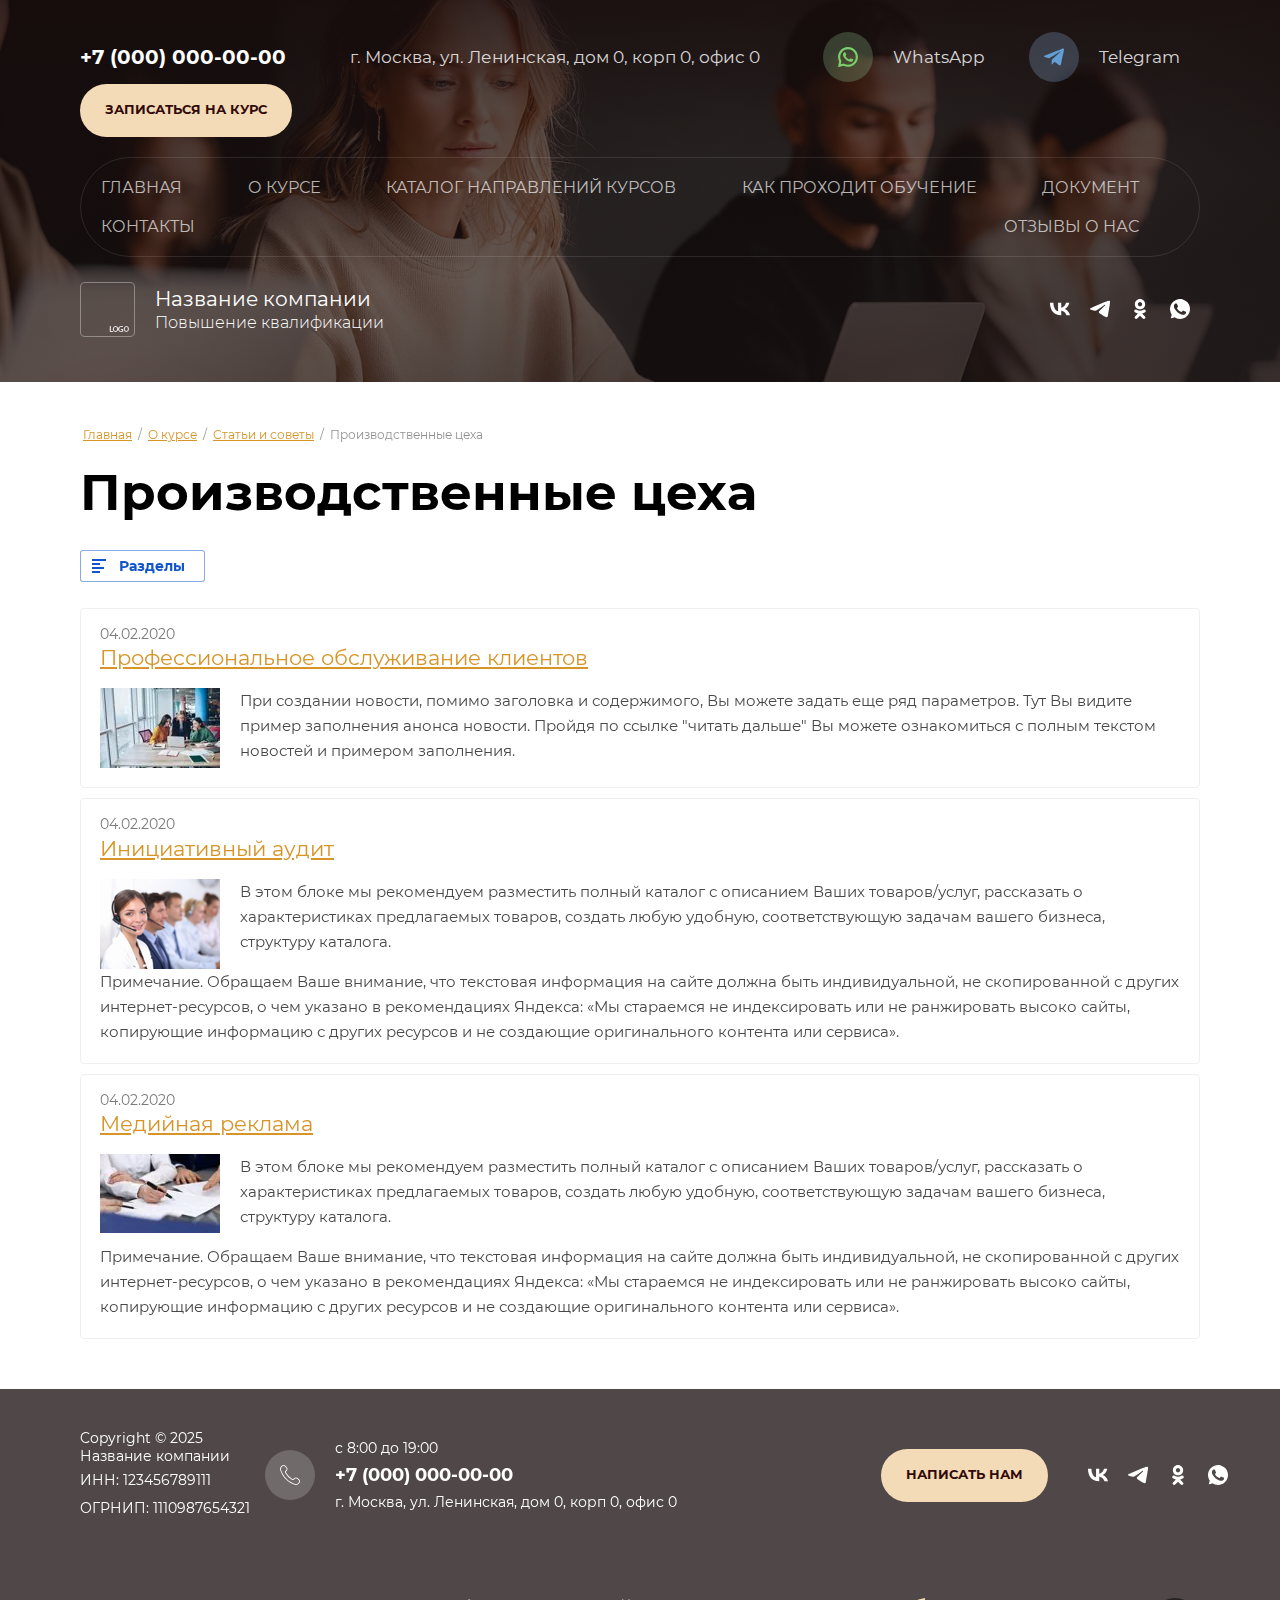
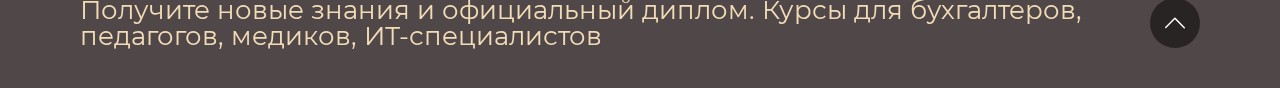
<file: taxonomy-kurse-halls.html>
<!doctype html>
<html lang="en">
	<head>
		<meta charset="UTF-8" />
		<meta name="viewport" content="width=device-width, initial-scale=1.0" />
		<title>Архивная страница курсов</title>
		<link rel="stylesheet" href="css/fonts.css" />
		<link rel="stylesheet" href="css/root.css" />
		<link rel="stylesheet" href="css/o-kurse.css" />
		<link rel="stylesheet" href="css/archive-kurse.css" />
		<link rel="stylesheet" href="css/animate.min.css" />
		<script src="js/wow.min.js"></script>
	</head>
	<body style="">
		<div class="mosaic-wrap">
			<div class="root root--u-ibcywfqup">
				<div class="mosaic-popup mosaic-popup--u-i6fnbs3ah">
					<div class="mosaic-popup__inner-bg mosaic-popup__inner-bg--u-iim3w5fa1">
						<div class="mosaic-popup__inner-data mosaic-popup__inner-data--u-ibozsrwvn">
							<div class="mosaic-popup__close mosaic-popup__close--u-iqxwzmwlp">
								<span class="svg_image svg_image--u-im0u0viwr">
									<svg xmlns="http://www.w3.org/2000/svg" width="16.41" height="16.406" viewBox="0 0 16.41 16.406">
										<path
											d="M9.86 8.058l6.16 6.161a1.286 1.286 0 0 1-1.82 1.817L8.04 9.875l-5.86 5.857A1.252 1.252 0 0 1 .41 13.96l5.86-5.857-5.9-5.9A1.282 1.282 0 1 1 2.18.386l5.9 5.9L13.9.471a1.252 1.252 0 1 1 1.77 1.772z"
											fill-rule="evenodd"
											class="path-ij1ve12k6"
										></path>
									</svg>
								</span>
							</div>
							<div class="mosaic-form mosaic-form--u-iyjjmcepo">
								<form action="mails/callback-mail.php" class="mosaic-form__form mosaic-form__form--u-iwsx1397a">
									<div class="mosaic-form__title mosaic-form__title--u-iacq4vc9z">
										<span class="text-block-wrap-div">Записаться на курс</span>
									</div>
									<div class="div div--u-i1om4z0p8">
										<div class="mosaic-form__field mosaic-form__field--u-i3bdh0fvm">
											<!--noindex-->
											<div class="mosaic-form__error mosaic-form__error--u-in1yotpdk is-removed">
												<span class="text-block-wrap-div">это поле обязательно для заполнения</span>
											</div>
											<!--/noindex-->
											<div class="mosaic-form__header mosaic-form__header--u-i978tvlqr">
												<span class="mosaic-form__name mosaic-form__name--u-ibutptk30"
													><span class="text-block-wrap-div">Строка ввода:</span></span
												><span class="mosaic-form__required mosaic-form__required--u-itjutd3kf is-removed"
													><span class="text-block-wrap-div">* </span></span
												>
											</div>
											<div class="mosaic-form__body mosaic-form__body--u-i8vj08i1m">
												<div class="mosaic-form__icon mosaic-form__icon--u-ijow40kc0">
													<span class="svg_image svg_image--u-i866kyae0"></span>
												</div>
												<input
													type="text"
													placeholder="Ваш адрес"
													name="address"
													class="mosaic-form__text mosaic-form__text--u-i3kvj8jn2"
												/>
											</div>
											<div class="mosaic-form__note mosaic-form__note--u-izhs2gv50 is-removed"></div>
										</div>
										<div class="mosaic-form__field mosaic-form__field--u-i38c5r4tj">
											<!--noindex-->
											<div class="mosaic-form__error mosaic-form__error--u-i0gsidc3q is-removed">
												<span class="text-block-wrap-div">это поле обязательно для заполнения</span>
											</div>
											<!--/noindex-->
											<div class="mosaic-form__header mosaic-form__header--u-ignt4mbed">
												<span class="mosaic-form__name mosaic-form__name--u-imir0ihrj"
													><span class="text-block-wrap-div">Телефон:</span></span
												><span class="mosaic-form__required mosaic-form__required--u-i4bpgonih"
													><span class="text-block-wrap-div">* </span></span
												>
											</div>
											<div class="mosaic-form__body mosaic-form__body--u-idpfeo902">
												<div class="mosaic-form__icon mosaic-form__icon--u-ionl1f5vp">
													<span class="svg_image svg_image--u-imgr86jq5"></span>
												</div>
												<input type="tel" name="tel" placeholder="Телефон *" class="mosaic-form__text mosaic-form__text--u-it5nzmjjk" />
											</div>
											<div class="mosaic-form__note mosaic-form__note--u-itxjzugwf is-removed"></div>
										</div>
										<div class="mosaic-form__field mosaic-form__field--u-i37kfqwac">
											<!--noindex-->
											<div class="mosaic-form__error mosaic-form__error--u-ihxznargw is-removed">
												<span class="text-block-wrap-div">это поле обязательно для заполнения</span>
											</div>
											<!--/noindex-->
											<div class="mosaic-form__header mosaic-form__header--u-imqu3rmw8">
												<span class="mosaic-form__name mosaic-form__name--u-io7w7mawl"
													><span class="text-block-wrap-div">E-mail:</span></span
												><span class="mosaic-form__required mosaic-form__required--u-iipk53m0x is-removed"
													><span class="text-block-wrap-div">* </span></span
												>
											</div>
											<div class="mosaic-form__body mosaic-form__body--u-ijqm7e5ls">
												<div class="mosaic-form__icon mosaic-form__icon--u-ifu41tibu">
													<span class="svg_image svg_image--u-i9lnmh20e"></span>
												</div>
												<input
													type="email"
													name="email"
													placeholder="E-mail"
													class="mosaic-form__text mosaic-form__text--u-i4zr6bis1"
												/>
											</div>
											<div class="mosaic-form__note mosaic-form__note--u-ilv3eglhg is-removed"></div>
										</div>
										<div class="mosaic-form__field mosaic-form__field--u-ijupsfj38">
											<!--noindex-->
											<div class="mosaic-form__error mosaic-form__error--u-ik0ykfi0y is-removed">
												<span class="text-block-wrap-div">это поле обязательно для заполнения</span>
											</div>
											<!--/noindex-->
											<div class="mosaic-form__header mosaic-form__header--u-i38hynusa">
												<span class="mosaic-form__name mosaic-form__name--u-iudtiaqoa"
													><span class="text-block-wrap-div">Область ввода:</span></span
												><span class="mosaic-form__required mosaic-form__required--u-iss44b7p9 is-removed"
													><span class="text-block-wrap-div">* </span></span
												>
											</div>
											<div class="mosaic-form__body mosaic-form__body--u-i41aqhogt">
												<div class="mosaic-form__icon mosaic-form__icon--u-igapui408">
													<span class="svg_image svg_image--u-icmc4sm76"></span>
												</div>
												<textarea
													name="question"
													placeholder="Ваш вопрос"
													class="mosaic-form__textarea mosaic-form__textarea--u-ia9y9rf9l"
												></textarea>
											</div>
											<div class="mosaic-form__note mosaic-form__note--u-ivzaandjw is-removed"></div>
										</div>
									</div>
									<div class="mosaic-form__field mosaic-form__field--u-ixu80mu3q">
										<!--noindex-->
										<div class="mosaic-form__error mosaic-form__error--u-ih65iwl2d is-removed">
											<span class="text-block-wrap-div">это поле обязательно для заполнения</span>
										</div>
										<!--/noindex-->
										<div class="mosaic-form__header mosaic-form__header--u-i1n5rh36d">
											<span class="mosaic-form__name mosaic-form__name--u-imeq4ck1o"
												><span class="text-block-wrap-div">Галочка</span></span
											><span class="mosaic-form__required mosaic-form__required--u-i4jxv8c62 is-removed"
												><span class="text-block-wrap-div">* </span></span
											>
										</div>
										<label class="mosaic-form__label mosaic-form__label--u-igkj6ded9"
											><input
												type="checkbox"
												name="agreement"
												value="Ознакомлен с пользовательским соглашением"
												class="mosaic-form__checkbox mosaic-form__checkbox--u-ipkpe12aq"
											/><span class="mosaic-form__checkbox-icon mosaic-form__checkbox-icon--u-i4ba4orh4"></span
											><span class="mosaic-form__value mosaic-form__value--u-iuv4z9pvs"
												><span class="text-block-wrap-div">Ознакомлен с пользовательским соглашением</span></span
											></label
										>
										<div class="mosaic-form__note mosaic-form__note--u-i9wu11dpk is-removed"></div>
									</div>
									<button type="submit" class="mosaic-form__button mosaic-form__button--u-ihqwpp16f">
										<span class="button__text button__text--u-ixtzflqi8"><span class="text-block-wrap-div">Отправить</span></span></button
									><re-captcha></re-captcha>
								</form>
								<!--noindex-->
								<div class="mosaic-form__success mosaic-form__success--u-ilw9exebi is-removed">
									<div class="mosaic-form__success__text mosaic-form__success__text--u-iimvls0q9">
										<span class="text-block-wrap-div">Спасибо! Форма отправлена</span>
									</div>
								</div>
								<!--/noindex-->
							</div>
						</div>
					</div>
				</div>
				<div class="section section--u-iuqh7gk14">
					<div class="div div--u-ibl6xyh2p">
						<div class="section section--u-ie41r58os">
							<div class="div div--u-ige14ztwb">
								<div class="div div--u-iz7p7tcug">
									<div class="list list--u-i99wkb6ie">
										<div class="list__item list__item--u-iqvnaqrvp">
											<a target="_self" href="tel:" class="link-universal link-universal--u-i2gx7d7z2">
												<div class="text text--u-ivur73rjr">
													<span class="text-block-wrap-div">+7 (000) 000-00-00</span>
												</div>
											</a>
										</div>
									</div>
								</div>
								<div class="div div--u-ida5z40u2">
									<div class="list list--u-i8xxmxuqc">
										<div class="list__item list__item--u-if57zb42r">
											<div class="text text--u-iks06b845">
												<span class="text-block-wrap-div">г. Москва, ул. Ленинская, дом 0, корп 0, офис 0</span>
											</div>
										</div>
									</div>
								</div>
								<div class="div div--u-if8m6hfjg">
									<div class="list list--u-id9txhv53">
										<div class="list__item list__item--u-izm0hwedg">
											<a target="_self" href="mailto:" class="link-universal link-universal--u-itn05k4qx">
												<div class="div div--u-ieeym1dd5">
													<span class="svg_image svg_image--u-in68x7mcj">
														<svg xmlns="http://www.w3.org/2000/svg" viewBox="0 0 418.135 418.135" width="418.135" height="418.135">
															<path
																d="M198.929.242C88.5 5.5 1.356 97.466 1.691 208.02c.102 33.672 8.231 65.454 22.571 93.536L2.245 408.429c-1.191 5.781 4.023 10.843 9.766 9.483l104.723-24.811c26.905 13.402 57.125 21.143 89.108 21.631 112.869 1.724 206.982-87.897 210.5-200.724C420.113 93.065 320.295-5.538 198.929.242zm124.957 321.955c-30.669 30.669-71.446 47.559-114.818 47.559-25.396 0-49.71-5.698-72.269-16.935l-14.584-7.265-64.206 15.212 13.515-65.607-7.185-14.07c-11.711-22.935-17.649-47.736-17.649-73.713 0-43.373 16.89-84.149 47.559-114.819 30.395-30.395 71.837-47.56 114.822-47.56 43.372.001 84.147 16.891 114.816 47.559 30.669 30.669 47.559 71.445 47.56 114.817-.001 42.986-17.166 84.428-47.561 114.822z"
																class="path-ixkhr0ux7"
															></path>
															<path
																d="M309.712 252.351l-40.169-11.534a14.971 14.971 0 0 0-14.816 3.903l-9.823 10.008c-4.142 4.22-10.427 5.576-15.909 3.358-19.002-7.69-58.974-43.23-69.182-61.007-2.945-5.128-2.458-11.539 1.158-16.218l8.576-11.095a14.97 14.97 0 0 0 1.847-15.21l-16.9-38.223c-4.048-9.155-15.747-11.82-23.39-5.356-11.211 9.482-24.513 23.891-26.13 39.854-2.851 28.144 9.219 63.622 54.862 106.222 52.73 49.215 94.956 55.717 122.449 49.057 15.594-3.777 28.056-18.919 35.921-31.317 5.362-8.453 1.128-19.679-8.494-22.442z"
																class="path-i558hbw9a"
															></path>
														</svg>
													</span>
												</div>
												<div class="text text--u-i2wwkv9f5">
													<span class="text-block-wrap-div">WhatsApp</span>
												</div>
											</a>
										</div>
									</div>
								</div>
								<div class="div div--u-i8gb385xk">
									<div class="list list--u-ixebabtr6">
										<div class="list__item list__item--u-ih8p9c514">
											<a target="_self" href="mailto:" class="link-universal link-universal--u-in5marjrz">
												<div class="div div--u-i5ii0cj1c">
													<span class="svg_image svg_image--u-iovkrsaj0">
														<svg xmlns="http://www.w3.org/2000/svg" width="29.719" height="25.281" viewBox="0 0 29.719 25.281">
															<path
																d="M11.128 23.676l.532-7.074c.308-.2.514-.529.8-.746.506-.386.914-.868 1.42-1.254l.3-.328c1.248-.953 2.242-2.212 3.491-3.164.368-.281.66-.669 1.035-.955.485-.37.869-.878 1.361-1.253l.3-.328c.364-.278.649-.653 1.005-.926.633-.483 1.142-1.1 1.775-1.582.238-.181.414-.475.651-.657a1.489 1.489 0 0 0 .769-.9 1.113 1.113 0 0 0-1.212.239c-.983.651-2 1.306-2.988 1.94-3.014 1.927-6.036 3.78-9.053 5.7q-1.188.756-2.4 1.522a3.263 3.263 0 0 1-1.183.686 7.453 7.453 0 0 0-1.45-.448c-1.284-.435-2.65-.82-3.934-1.254a7.523 7.523 0 0 1-2.16-.746l-.177-.269c-.023-.978.752-1.183 1.479-1.492 1.3-.556 2.664-1 3.994-1.552 4.253-1.78 8.674-3.3 12.928-5.074 1.457-.609 2.948-1.092 4.379-1.7C24.385 1.382 26.031.834 27.612.18a1.489 1.489 0 0 1 1.834.3 3.149 3.149 0 0 1 .059 2.447c-.095.342-.081.65-.178.985-.209.73-.261 1.51-.473 2.269-.623 2.228-.861 4.636-1.479 6.865-.173.625-.18 1.225-.355 1.85-.622 2.228-.861 4.635-1.479 6.865-.293 1.055-.308 2.765-1.065 3.313-.816.59-1.906-.22-2.426-.6-1.259-.911-2.463-1.935-3.728-2.835-.586-.418-1.139-.873-1.715-1.284a4.613 4.613 0 0 1-.74-.537 3.218 3.218 0 0 0-.68.657c-.333.253-.563.618-.888.865a14.18 14.18 0 0 0-1.39 1.313 2.54 2.54 0 0 1-1.781 1.023z"
																fill-rule="evenodd"
																class="path-iu15mjz5q"
															></path>
														</svg>
													</span>
												</div>
												<div class="text text--u-ixefawkr9">
													<span class="text-block-wrap-div">Telegram</span>
												</div>
											</a>
										</div>
									</div>
								</div>
								<div class="div div--u-igqeyih6g">
									<div role="button" class="link-universal link-universal--u-ikofmis2h">
										<div class="text text--u-iwuj0ajod">
											<span class="text-block-wrap-div">Записаться на курс</span>
										</div>
									</div>
								</div>
							</div>
							<div class="div div--u-iuw2cx10r">
								<div class="hor-menu hor-menu--u-i3bjdv9ob flex-menu">
									<ul class="hor-menu__list hor-menu__list--u-ij93uzkw5">
										<li class="hor-menu__item hor-menu__item--u-iggcx09k2">
											<a href="index.html" class="hor-menu__link hor-menu__link--u-ix575hv02">
												<span class="hor-menu__text hor-menu__text--u-ihigo1c04">
													<span class="text-block-wrap-div">Главная</span>
												</span>
											</a>
										</li>
										<li class="hor-menu__item hor-menu__item--u-iggcx09k2 is-current has-child">
											<a href="o-kurse.html" class="hor-menu__link hor-menu__link--u-ix575hv02">
												<span class="hor-menu__text hor-menu__text--u-ihigo1c04">
													<span class="text-block-wrap-div">О курсе</span>
												</span>
												<span class="hor-menu__icon hor-menu__icon--u-i9c9ipswi"></span>
											</a>

											<ul class="hor-menu__sub_list hor-menu__sub_list--u-isqrmm3bo">
												<li class="hor-menu__sub_item hor-menu__sub_item--u-i39wcd8zh is-current">
													<a href="archive-kurse.html" class="hor-menu__sub_link hor-menu__sub_link--u-i2g1xria8">
														<span class="hor-menu__sub_text hor-menu__sub_text--u-i4ranael9">
															<span class="text-block-wrap-div">Статьи и советы</span>
														</span>
													</a>
												</li>
												<li class="hor-menu__sub_item hor-menu__sub_item--u-i39wcd8zh">
													<a href="/requisites.html" class="hor-menu__sub_link hor-menu__sub_link--u-i2g1xria8">
														<span class="hor-menu__sub_text hor-menu__sub_text--u-i4ranael9">
															<span class="text-block-wrap-div">Реквизиты</span>
														</span>
													</a>
												</li>
											</ul>
										</li>
										<li class="hor-menu__item hor-menu__item--u-iggcx09k2 has-child">
											<a href="catalog.html" class="hor-menu__link hor-menu__link--u-ix575hv02">
												<span class="hor-menu__text hor-menu__text--u-ihigo1c04">
													<span class="text-block-wrap-div">Каталог направлений курсов</span>
												</span>
												<span class="hor-menu__icon hor-menu__icon--u-i9c9ipswi"></span>
											</a>

											<ul class="hor-menu__sub_list hor-menu__sub_list--u-isqrmm3bo">
												<li class="hor-menu__sub_item hor-menu__sub_item--u-i39wcd8zh">
													<a href="article-catalog.html" class="hor-menu__sub_link hor-menu__sub_link--u-i2g1xria8">
														<span class="hor-menu__sub_text hor-menu__sub_text--u-i4ranael9">
															<span class="text-block-wrap-div">Экономика и бухгалтерский учет</span>
														</span>
													</a>
												</li>
												<li class="hor-menu__sub_item hor-menu__sub_item--u-i39wcd8zh">
													<a href="article-catalog.html" class="hor-menu__sub_link hor-menu__sub_link--u-i2g1xria8">
														<span class="hor-menu__sub_text hor-menu__sub_text--u-i4ranael9">
															<span class="text-block-wrap-div">Образование и педагогика</span>
														</span>
													</a>
												</li>
												<li class="hor-menu__sub_item hor-menu__sub_item--u-i39wcd8zh">
													<a href="article-catalog.html" class="hor-menu__sub_link hor-menu__sub_link--u-i2g1xria8">
														<span class="hor-menu__sub_text hor-menu__sub_text--u-i4ranael9">
															<span class="text-block-wrap-div">Медицина и здравоохранение</span>
														</span>
													</a>
												</li>
												<li class="hor-menu__sub_item hor-menu__sub_item--u-i39wcd8zh">
													<a href="article-catalog.html" class="hor-menu__sub_link hor-menu__sub_link--u-i2g1xria8">
														<span class="hor-menu__sub_text hor-menu__sub_text--u-i4ranael9">
															<span class="text-block-wrap-div">Информационные технологии</span>
														</span>
													</a>
												</li>
												<li class="hor-menu__sub_item hor-menu__sub_item--u-i39wcd8zh">
													<a href="article-catalog.html" class="hor-menu__sub_link hor-menu__sub_link--u-i2g1xria8">
														<span class="hor-menu__sub_text hor-menu__sub_text--u-i4ranael9">
															<span class="text-block-wrap-div">Инженерия и строительство</span>
														</span>
													</a>
												</li>
												<li class="hor-menu__sub_item hor-menu__sub_item--u-i39wcd8zh">
													<a href="article-catalog.html" class="hor-menu__sub_link hor-menu__sub_link--u-i2g1xria8">
														<span class="hor-menu__sub_text hor-menu__sub_text--u-i4ranael9">
															<span class="text-block-wrap-div">Управление и менеджмент</span>
														</span>
													</a>
												</li>
												<li class="hor-menu__sub_item hor-menu__sub_item--u-i39wcd8zh">
													<a href="article-catalog.html" class="hor-menu__sub_link hor-menu__sub_link--u-i2g1xria8">
														<span class="hor-menu__sub_text hor-menu__sub_text--u-i4ranael9">
															<span class="text-block-wrap-div">Туризм и сервис</span>
														</span>
													</a>
												</li>
											</ul>
										</li>
										<li class="hor-menu__item hor-menu__item--u-iggcx09k2">
											<a href="kak-prohodit-obuchenie.html" class="hor-menu__link hor-menu__link--u-ix575hv02">
												<span class="hor-menu__text hor-menu__text--u-ihigo1c04">
													<span class="text-block-wrap-div">Как проходит обучение</span>
												</span>
											</a>
										</li>
										<li class="hor-menu__item hor-menu__item--u-iggcx09k2">
											<a href="dokument.html" class="hor-menu__link hor-menu__link--u-ix575hv02">
												<span class="hor-menu__text hor-menu__text--u-ihigo1c04">
													<span class="text-block-wrap-div">Документ</span>
												</span>
											</a>
										</li>
										<li class="hor-menu__item hor-menu__item--u-iggcx09k2">
											<a href="contacts.html" class="hor-menu__link hor-menu__link--u-ix575hv02">
												<span class="hor-menu__text hor-menu__text--u-ihigo1c04">
													<span class="text-block-wrap-div">Контакты</span>
												</span>
											</a>
										</li>
										<li class="hor-menu__item hor-menu__item--u-iggcx09k2">
											<a href="reviews.html" class="hor-menu__link hor-menu__link--u-ix575hv02">
												<span class="hor-menu__text hor-menu__text--u-ihigo1c04">
													<span class="text-block-wrap-div">Отзывы о нас</span>
												</span>
											</a>
										</li>
									</ul>
									<ul class="hor-menu__more_list hor-menu__more_list--u-ib4nesyvb" style="display: none">
										<li class="hor-menu__item hor-menu__item--u-izsl1ku0v">
											<a href="#" class="hor-menu__more_link hor-menu__more_link--u-idd5bznx8">
												<span class="hor-menu__text hor-menu__text--u-ix8w75tzz">
													<span class="text-block-wrap-div">...</span>
												</span>
											</a>
											<ul class="hor-menu__sub_list hor-menu__sub_list--u-ikafrc9bb"></ul>
										</li>
									</ul>
								</div>
							</div>
						</div>
						<div class="section section--u-i9t9jamjn">
							<div class="div div--u-ibqzfvbr4">
								<div class="div div--u-is6pr6s7f">
									<a href="index.html" class="link-universal link-universal--u-itgxitplz">
										<div class="imageFit imageFit--u-ig8fag9qi photo-swipe-image-nc">
											<img src="img/logo.webp" alt="LOGO87211" title="" class="imageFit__img imageFit__img--u-iyv3rdsz1" />
											<div class="imageFit__overlay imageFit__overlay--u-ip8slgbro"></div>
											<div class="imageFit__zoom imageFit__zoom--u-i44qthsn3">
												<span class="svg_image svg_image--u-i83vqrpze"> </span>
											</div>
										</div>
									</a>
									<div class="div div--u-iah4jl8a7">
										<a href="index.html" class="link-universal link-universal--u-iljh3vrqf">
											<div class="text text--u-iedrbdreu">
												<span class="text-block-wrap-div">Название компании</span>
											</div>
										</a>
										<div class="text text--u-i77u2xa8t">
											<span class="text-block-wrap-div">Повышение квалификации</span>
										</div>
									</div>
								</div>
								<div class="div div--u-ih2638amk">
									<div class="list list--u-ipyaa0nel">
										<div class="list__item list__item--u-irihptyui">
											<a target="_blank" href="index.html" class="link-universal link-universal--u-i7zkk7cbp">
												<span class="svg_image svg_image--u-ieb9j10ao">
													<svg xmlns="http://www.w3.org/2000/svg" width="322" height="201" viewBox="0 0 322 201">
														<path
															d="M0 0h54.58v2.185c3.38 5.7 2.06 33.917 4.36 42.6 10.06 37.941 30.08 88.8 70.95 93.946V0h51.3v78.652c33.79-.324 72.45-48 76.41-78.652h52.39c-2.3 38.382-41.67 86.212-69.85 99.408a3.058 3.058 0 0 0 1.09 1.092c7.18 6.791 18.27 10.518 26.19 16.386C288.4 132.41 317.7 169.768 322 201h-56.76c-11.76-29.971-26.81-49.386-54.58-63.359-5-2.516-22.56-11.049-28.38-7.646-2.51 4-1.09 14.747-1.09 20.755V201C59.7 202.2.14 119.781 0 0z"
															fill-rule="evenodd"
															class="path-irkakbs5m"
														></path>
													</svg>
												</span>
											</a>
										</div>
										<div class="list__item list__item--u-irihptyui">
											<a target="_blank" href="index.html" class="link-universal link-universal--u-i7zkk7cbp">
												<span class="svg_image svg_image--u-ieb9j10ao">
													<svg xmlns="http://www.w3.org/2000/svg" width="286.84" height="237.406" viewBox="0 0 286.84 237.406">
														<path
															d="M196 87l-62 59s-18.73 15.886 0 29 78 53 78 53 18.52 11.636 29 9 13.52-11.114 18-37 17.27-99.614 25-153c4.23-36.136 6.52-47.364-14-47-16.02 2.364-75 27-75 27L53 88l-39 17s-14.23 7.136-14 13 8.02 9.636 27 15 36.27 12.136 50 10 47-26 47-26l72-49s15.52-12.614 21-9-4.5 13.25-21 28z"
															fill-rule="evenodd"
															class="path-ieuuuqbq6"
														></path>
													</svg>
												</span>
											</a>
										</div>
										<div class="list__item list__item--u-irihptyui">
											<a target="_blank" href="index.html" class="link-universal link-universal--u-i7zkk7cbp">
												<span class="svg_image svg_image--u-ieb9j10ao">
													<svg xmlns="http://www.w3.org/2000/svg" viewBox="0 0 1258.2 2174.7" width="1258.2" height="2174.7">
														<path
															d="M629.9 1122.4c310-.1 561.1-251.5 561-561.4C1190.8 251 939.4-.1 629.5 0S68.4 251.5 68.5 561.4c.4 309.8 251.6 560.8 561.4 561m0-793.4c128.4 0 232.5 104.1 232.5 232.5S758.3 793.9 629.9 793.9 397.4 689.8 397.4 561.4c.2-128.3 104.2-232.3 232.5-232.4zm226.9 1251.3c115.5-26.2 225.7-71.9 326-135 76.4-49.3 98.4-151.1 49.1-227.5-48.5-75.2-148.3-97.9-224.5-51-231.1 144.5-524.5 144.5-755.6 0-76.7-48.1-178-25.1-226.3 51.5C-23 1295-.2 1396.6 76.6 1445.1c.1 0 .2.1.2.1 100.2 63 210.4 108.7 325.8 135L88.8 1894c-62.5 66-59.6 170.2 6.5 232.7 63.5 60 162.7 60 226.2 0l308.2-308.4 308.4 308.4c64.2 64.1 168.1 64.1 232.3 0 64.1-64.2 64.1-168.1 0-232.3l-313.6-314.1z"
															class="path-iepz1qyzg"
														></path>
													</svg>
												</span>
											</a>
										</div>
										<div class="list__item list__item--u-irihptyui">
											<a target="_blank" href="index.html" class="link-universal link-universal--u-i7zkk7cbp">
												<span class="svg_image svg_image--u-ieb9j10ao">
													<svg xmlns="http://www.w3.org/2000/svg" width="143" height="141.969" viewBox="0 0 143 141.969">
														<path
															d="M5.6 137.612c.33-2.92 1.59-6.038 2.45-8.666 1.18-3.637 1.49-7.027 2.67-10.665.49-1.518 2.34-5.534 1.78-6.888a10.187 10.187 0 0 0-1.56-2.444 67.488 67.488 0 0 1-4.23-7.776 116.022 116.022 0 0 1-5.12-15.331c-.67-2.354-.33-4.347-.89-6.888-.75-3.349-1.01-9.716-.23-13.109l.45-6c1.2-4.928 1.97-9.827 3.79-14.22C13.07 25.4 26.36 12.995 46.59 4.52 58.37-.42 78.31-1.745 91.81 2.743c10.7 3.558 18.72 8.631 26.73 14.664.74.815 1.48 1.63 2.23 2.444a65.1 65.1 0 0 1 6.68 7.333 80.752 80.752 0 0 1 12.47 23.329c.99 2.978.98 5.681 1.79 8.888.9 3.6 1.86 9.773.89 14v3.555c-.51 2.194-.32 4.638-.89 6.888-1 3.921-1.64 7.975-3.12 11.554-8.43 20.366-21.9 34.053-42.33 42.438-12.37 5.078-32.89 5.58-46.33 1.111-3.76-1.249-8.08-2.677-11.36-4.666-1.88-1.135-4.2-3.294-6.69-3.555-1.8 1.31-6.04 1.484-8.46 2.222-3.26.99-6.79 1.55-10.25 2.666a35.808 35.808 0 0 1-7.57 1.998zM40.35 31.405c-.83.538-2 .413-2.9.889-2.22 1.175-5.34 5.361-6.68 7.554-5.5 9-2.03 22.045 2.45 29.329 11.5 18.712 25.97 32.891 48.78 40.439 4.02 1.329 11.33 3.484 16.71 2.222 9.34-2.189 17.51-8.235 16.04-20.442a102.037 102.037 0 0 0-13.59-6.888c-2.59-1.135-4.58-2.986-8.24-3.11a15.631 15.631 0 0 0-1.78 1.333c-1.06 1.422-1.85 2.828-2.9 4.222-.59.79-1.63 1.432-2.23 2.221-.76 1.011-1.68 2.848-2.89 3.333h-2.23c-1.05-.822-2.47-.98-3.79-1.555a51.766 51.766 0 0 1-6.01-3.111 55.523 55.523 0 0 1-16.26-15.109c-1.71-2.381-4.81-4.888-4.9-8.665 1.83-1.81 6.35-7.073 7.13-9.554.86-2.76-1.33-5.282-2.01-6.888-2.44-5.762-3.79-12-8.02-16z"
															fill-rule="evenodd"
															class="path-i4f2cbbx1"
														></path>
													</svg>
												</span>
											</a>
										</div>
									</div>
								</div>
							</div>
						</div>
					</div>
				</div>
				<div class="section section--u-i1mm52hsj">
					<div class="div div--u-ib590tatk">
						<div
							data-url="archive-kurse.html"
							class="mosaic-crumbs mosaic-crumbs--u-iedna726y"
							id="iedna726y_0"
							data-do-crumbs='{"screen":{"delimiter":"\/","mainPageText":""}}'
						>
							<a href="index.html" class="mosaic-crumbs__item_link mosaic-crumbs__item_link--u-ion7bivdc"
								><span class="text-block-wrap-div">Главная</span></a
							><span class="mosaic-crumbs__delimiter mosaic-crumbs__delimiter--u-i85f67ptd">/</span
							><a href="o-kurse.html" class="mosaic-crumbs__item_link mosaic-crumbs__item_link--u-ion7bivdc"
								><span class="text-block-wrap-div">О курсе</span></a
							><span class="mosaic-crumbs__delimiter mosaic-crumbs__delimiter--u-i85f67ptd">/</span
							><a href="archive-kurse.html" class="mosaic-crumbs__item_link mosaic-crumbs__item_link--u-ion7bivdc"
								><span class="text-block-wrap-div">Статьи и советы</span></a
							><span class="mosaic-crumbs__delimiter mosaic-crumbs__delimiter--u-i85f67ptd">/</span
							><span class="mosaic-crumbs__last mosaic-crumbs__last--u-i4m0w84oi"
								><span class="text-block-wrap-div">Производственные цеха</span></span
							>
						</div>
						<h1 class="page-title page-title--u-ipo71g40j">Производственные цеха</h1>
						<div class="content content--u-iwo7oqyms">
							<div class="g-page g-page-article g-page-article--main">
								<div class="g-top-panel g-top-panel--relative g-top-panel--no-flex">
									<div class="g-categories">
										<a href="#" class="g-categories__button">Разделы</a>
										<div class="g-categories__dropdown">
											<ul class="g-menu-2 g-menu-2--level-1">
												<li class="g-menu-2__item g-menu-2__item--level-1">
													<a href="taxonomy-kurse-halls.html" class="g-menu-2__link g-menu-2__link--level-1">Производственные цеха</a>
												</li>
												<li class="g-menu-2__item g-menu-2__item--level-1">
													<a href="taxonomy-kurse-novosti-kompanii.html" class="g-menu-2__link g-menu-2__link--level-1"
														>Новости компании</a
													>
												</li>
												<li class="g-menu-2__item g-menu-2__item--level-1">
													<a href="taxonomy-kurse-dlya-posetitelej.html" class="g-menu-2__link g-menu-2__link--level-1"
														>Для посетителей</a
													>
												</li>
											</ul>
										</div>
									</div>
								</div>

								<div class="g-article-list">
									<article class="g-article g-article--simple-view">
										<time class="g-article__date">04.02.2020</time>
										<a class="g-article__name" href="/article.html">Профессиональное обслуживание клиентов</a>
										<div class="g-article__body g-clear-self">
											<div class="g-article__image">
												<a href="/article.html">
													<img
														src="img/archive/archive-1.webp"
														alt="Профессиональное обслуживание клиентов"
														title="Профессиональное обслуживание клиентов"
													/>
												</a>
											</div>
											<div class="g-article__text">
												<p>
													При создании новости, помимо заголовка и содержимого, Вы можете задать еще ряд параметров. Тут Вы видите
													пример заполнения анонса новости. Пройдя по ссылке "читать дальше" Вы можете ознакомиться с полным текстом
													новостей и примером заполнения.
												</p>
											</div>
										</div>
									</article>
									<article class="g-article g-article--simple-view">
										<time class="g-article__date">04.02.2020</time>
										<a class="g-article__name" href="/article.html">Инициативный аудит</a>
										<div class="g-article__body g-clear-self">
											<div class="g-article__image">
												<a href="/article.html">
													<img src="img/archive/archive-2.webp" alt="Инициативный аудит" title="Инициативный аудит" />
												</a>
											</div>
											<div class="g-article__text">
												<p>
													В этом блоке мы рекомендуем разместить полный каталог с описанием Ваших товаров/услуг, рассказать о
													характеристиках предлагаемых товаров, создать любую удобную, соответствующую задачам вашего бизнеса,
													структуру каталога.
												</p>

												<p>
													Примечание. Обращаем Ваше внимание, что текстовая информация на сайте должна быть индивидуальной, не
													скопированной с других интернет-ресурсов, о чем указано в рекомендациях Яндекса: «Мы стараемся не
													индексировать или не ранжировать высоко сайты, копирующие информацию с других ресурсов и не создающие
													оригинального контента или сервиса».
												</p>
											</div>
										</div>
									</article>
									<article class="g-article g-article--simple-view">
										<time class="g-article__date">04.02.2020</time>
										<a class="g-article__name" href="/article.html">Медийная реклама</a>
										<div class="g-article__body g-clear-self">
											<div class="g-article__image">
												<a href="/article.html">
													<img src="img/archive/archive-3.webp" alt="Медийная реклама" title="Медийная реклама" />
												</a>
											</div>
											<div class="g-article__text">
												<p>
													В этом блоке мы рекомендуем разместить полный каталог с описанием Ваших товаров/услуг, рассказать о
													характеристиках предлагаемых товаров, создать любую удобную, соответствующую задачам вашего бизнеса,
													структуру каталога.
												</p>

												<p>
													Примечание. Обращаем Ваше внимание, что текстовая информация на сайте должна быть индивидуальной, не
													скопированной с других интернет-ресурсов, о чем указано в рекомендациях Яндекса: «Мы стараемся не
													индексировать или не ранжировать высоко сайты, копирующие информацию с других ресурсов и не создающие
													оригинального контента или сервиса».
												</p>
											</div>
										</div>
									</article>
								</div>
							</div>
						</div>
					</div>
				</div>
				<div class="section section--u-i3l98xowf">
					<div class="div div--u-i3a3hm0a4">
						<div class="div div--u-irylfvasj">
							<div class="div div--u-i22o5bdsq">
								<div class="div div--u-ic3l1ozof">
									<div class="mosaic-site-copyright mosaic-site-copyright--u-ivs7yhxjb">Copyright © 2025 Название компании</div>
									<div class="text text--u-i60flq6do">
										<span class="text-block-wrap-div">ИНН: 123456789111</span>
									</div>
									<div class="text text--u-ibudnkn3j">
										<span class="text-block-wrap-div">ОГРНИП: 1110987654321</span>
									</div>
								</div>
								<div class="div div--u-i6h3pj8s6">
									<div class="div div--u-ibxthpmkw">
										<span class="svg_image svg_image--u-ing0y4zod">
											<svg xmlns="http://www.w3.org/2000/svg" width="51" height="51" viewBox="0 0 51 51">
												<path
													d="M40.387 51a8.877 8.877 0 0 1-2.826-.459c-17.6-5.911-30.044-18.344-37-36.953a8.987 8.987 0 0 1 2.056-9.5l2.247-2.24A6.32 6.32 0 0 1 9.361 0h.023a6.245 6.245 0 0 1 4.449 1.856 25.147 25.147 0 0 1 4.468 5.74 6.269 6.269 0 0 1-1.185 7.305l-2.078 2.07a1.559 1.559 0 0 0-.306 1.822 43.412 43.412 0 0 0 17.425 17.3 1.6 1.6 0 0 0 1.88-.277l2.018-2.01a6.359 6.359 0 0 1 7.422-1.137 25.1 25.1 0 0 1 5.684 4.44 6.175 6.175 0 0 1 1.843 4.41 6.281 6.281 0 0 1-1.862 4.5l-2.367 2.359A9.077 9.077 0 0 1 40.387 51zm-2.145-2.473a6.916 6.916 0 0 0 7.026-1.652l2.366-2.358a4.175 4.175 0 0 0 1.237-2.99 4.065 4.065 0 0 0-1.211-2.9 23.416 23.416 0 0 0-5.19-4.076 4.208 4.208 0 0 0-4.908.766l-2.017 2.01a3.722 3.722 0 0 1-4.439.623A45.507 45.507 0 0 1 12.85 19.797a3.693 3.693 0 0 1 .68-4.323l2.078-2.071a4.135 4.135 0 0 0 .807-4.811 23.208 23.208 0 0 0-4.1-5.239A4.124 4.124 0 0 0 9.376 2.13h-.014a4.2 4.2 0 0 0-2.985 1.23L4.13 5.599a6.865 6.865 0 0 0-1.566 7.252c6.716 17.98 18.72 29.984 35.678 35.681z"
													fill-rule="evenodd"
													class="path-i2ztpkvrl"
												></path>
											</svg>
										</span>
									</div>
									<div class="div div--u-iy9bxzi0m">
										<div class="text text--u-i5nsw79v5">
											<span class="text-block-wrap-div">с 8:00 до 19:00</span>
										</div>
										<div class="list list--u-ikxpe4s8h">
											<div class="list__item list__item--u-iboggbg4r">
												<a target="_self" href="tel:" class="link-universal link-universal--u-isxhzcfu9">
													<div class="text text--u-i1ztaoo2g">
														<span class="text-block-wrap-div">+7 (000) 000-00-00</span>
													</div>
												</a>
											</div>
										</div>
										<div class="text text--u-ick6icfd5">
											<span class="text-block-wrap-div">г. Москва, ул. Ленинская, дом 0, корп 0, офис 0</span>
										</div>
									</div>
								</div>
								<div class="div div--u-i0tnm1p5x">
									<div role="button" class="link-universal link-universal--u-i9wqqd5h5">
										<div class="text text--u-iccb8ch0c">
											<span class="text-block-wrap-div">Написать нам</span>
										</div>
									</div>
									<div class="div div--u-ik7golrpf">
										<div class="list list--u-ivusjbsr5">
											<div class="list__item list__item--u-itbtc9gvc">
												<a target="_blank" href="index.html" class="link-universal link-universal--u-idfvuzsdo">
													<span class="svg_image svg_image--u-ib49gv24c">
														<svg xmlns="http://www.w3.org/2000/svg" width="322" height="201" viewBox="0 0 322 201">
															<path
																d="M0 0h54.58v2.185c3.38 5.7 2.06 33.917 4.36 42.6 10.06 37.941 30.08 88.8 70.95 93.946V0h51.3v78.652c33.79-.324 72.45-48 76.41-78.652h52.39c-2.3 38.382-41.67 86.212-69.85 99.408a3.058 3.058 0 0 0 1.09 1.092c7.18 6.791 18.27 10.518 26.19 16.386C288.4 132.41 317.7 169.768 322 201h-56.76c-11.76-29.971-26.81-49.386-54.58-63.359-5-2.516-22.56-11.049-28.38-7.646-2.51 4-1.09 14.747-1.09 20.755V201C59.7 202.2.14 119.781 0 0z"
																fill-rule="evenodd"
																class="path-irkakbs5m"
															></path>
														</svg>
													</span>
												</a>
											</div>
											<div class="list__item list__item--u-itbtc9gvc">
												<a target="_blank" href="index.html" class="link-universal link-universal--u-idfvuzsdo">
													<span class="svg_image svg_image--u-ib49gv24c">
														<svg xmlns="http://www.w3.org/2000/svg" width="286.84" height="237.406" viewBox="0 0 286.84 237.406">
															<path
																d="M196 87l-62 59s-18.73 15.886 0 29 78 53 78 53 18.52 11.636 29 9 13.52-11.114 18-37 17.27-99.614 25-153c4.23-36.136 6.52-47.364-14-47-16.02 2.364-75 27-75 27L53 88l-39 17s-14.23 7.136-14 13 8.02 9.636 27 15 36.27 12.136 50 10 47-26 47-26l72-49s15.52-12.614 21-9-4.5 13.25-21 28z"
																fill-rule="evenodd"
																class="path-ieuuuqbq6"
															></path>
														</svg>
													</span>
												</a>
											</div>
											<div class="list__item list__item--u-itbtc9gvc">
												<a target="_blank" href="index.html" class="link-universal link-universal--u-idfvuzsdo">
													<span class="svg_image svg_image--u-ib49gv24c">
														<svg xmlns="http://www.w3.org/2000/svg" viewBox="0 0 1258.2 2174.7" width="1258.2" height="2174.7">
															<path
																d="M629.9 1122.4c310-.1 561.1-251.5 561-561.4C1190.8 251 939.4-.1 629.5 0S68.4 251.5 68.5 561.4c.4 309.8 251.6 560.8 561.4 561m0-793.4c128.4 0 232.5 104.1 232.5 232.5S758.3 793.9 629.9 793.9 397.4 689.8 397.4 561.4c.2-128.3 104.2-232.3 232.5-232.4zm226.9 1251.3c115.5-26.2 225.7-71.9 326-135 76.4-49.3 98.4-151.1 49.1-227.5-48.5-75.2-148.3-97.9-224.5-51-231.1 144.5-524.5 144.5-755.6 0-76.7-48.1-178-25.1-226.3 51.5C-23 1295-.2 1396.6 76.6 1445.1c.1 0 .2.1.2.1 100.2 63 210.4 108.7 325.8 135L88.8 1894c-62.5 66-59.6 170.2 6.5 232.7 63.5 60 162.7 60 226.2 0l308.2-308.4 308.4 308.4c64.2 64.1 168.1 64.1 232.3 0 64.1-64.2 64.1-168.1 0-232.3l-313.6-314.1z"
																class="path-iepz1qyzg"
															></path>
														</svg>
													</span>
												</a>
											</div>
											<div class="list__item list__item--u-itbtc9gvc">
												<a target="_blank" href="index.html" class="link-universal link-universal--u-idfvuzsdo">
													<span class="svg_image svg_image--u-ib49gv24c">
														<svg xmlns="http://www.w3.org/2000/svg" width="143" height="141.969" viewBox="0 0 143 141.969">
															<path
																d="M5.6 137.612c.33-2.92 1.59-6.038 2.45-8.666 1.18-3.637 1.49-7.027 2.67-10.665.49-1.518 2.34-5.534 1.78-6.888a10.187 10.187 0 0 0-1.56-2.444 67.488 67.488 0 0 1-4.23-7.776 116.022 116.022 0 0 1-5.12-15.331c-.67-2.354-.33-4.347-.89-6.888-.75-3.349-1.01-9.716-.23-13.109l.45-6c1.2-4.928 1.97-9.827 3.79-14.22C13.07 25.4 26.36 12.995 46.59 4.52 58.37-.42 78.31-1.745 91.81 2.743c10.7 3.558 18.72 8.631 26.73 14.664.74.815 1.48 1.63 2.23 2.444a65.1 65.1 0 0 1 6.68 7.333 80.752 80.752 0 0 1 12.47 23.329c.99 2.978.98 5.681 1.79 8.888.9 3.6 1.86 9.773.89 14v3.555c-.51 2.194-.32 4.638-.89 6.888-1 3.921-1.64 7.975-3.12 11.554-8.43 20.366-21.9 34.053-42.33 42.438-12.37 5.078-32.89 5.58-46.33 1.111-3.76-1.249-8.08-2.677-11.36-4.666-1.88-1.135-4.2-3.294-6.69-3.555-1.8 1.31-6.04 1.484-8.46 2.222-3.26.99-6.79 1.55-10.25 2.666a35.808 35.808 0 0 1-7.57 1.998zM40.35 31.405c-.83.538-2 .413-2.9.889-2.22 1.175-5.34 5.361-6.68 7.554-5.5 9-2.03 22.045 2.45 29.329 11.5 18.712 25.97 32.891 48.78 40.439 4.02 1.329 11.33 3.484 16.71 2.222 9.34-2.189 17.51-8.235 16.04-20.442a102.037 102.037 0 0 0-13.59-6.888c-2.59-1.135-4.58-2.986-8.24-3.11a15.631 15.631 0 0 0-1.78 1.333c-1.06 1.422-1.85 2.828-2.9 4.222-.59.79-1.63 1.432-2.23 2.221-.76 1.011-1.68 2.848-2.89 3.333h-2.23c-1.05-.822-2.47-.98-3.79-1.555a51.766 51.766 0 0 1-6.01-3.111 55.523 55.523 0 0 1-16.26-15.109c-1.71-2.381-4.81-4.888-4.9-8.665 1.83-1.81 6.35-7.073 7.13-9.554.86-2.76-1.33-5.282-2.01-6.888-2.44-5.762-3.79-12-8.02-16z"
																fill-rule="evenodd"
																class="path-i4f2cbbx1"
															></path>
														</svg>
													</span>
												</a>
											</div>
										</div>
									</div>
								</div>
							</div>
							<div class="div div--u-ih3h5tazc">
								<div class="div div--u-ibhcgycgd">
									<div class="blocklist__item_title blocklist__item_title--u-ifk3wyu8n">
										<span class="text-block-wrap-div"
											>Получите новые знания и официальный диплом. Курсы для бухгалтеров, педагогов, медиков, ИТ-специалистов</span
										>
									</div>
								</div>
								<div class="div div--u-ijft4pmxz">
									<button role="button" class="button-up button-up--u-igorgqpz7">
										<span class="svg_image svg_image--u-iorsre8w1">
											<svg xmlns="http://www.w3.org/2000/svg" width="55.03" height="30.125" viewBox="0 0 55.03 30.125">
												<path
													d="M54.42 29.509a1.994 1.994 0 0 1-2.84 0L27.12 4.818 3.37 28.789a1.968 1.968 0 0 1-2.8 0 2.015 2.015 0 0 1 0-2.824L25.75.549a1.968 1.968 0 0 1 2.8 0c.02.018.02.042.04.061a1.767 1.767 0 0 1 .24.2l25.59 25.826a2.034 2.034 0 0 1 0 2.873z"
													fill-rule="evenodd"
													class="path-i62gk2rwg"
												></path>
											</svg>
										</span>
									</button>
								</div>
							</div>
						</div>
					</div>
				</div>

				<div class="side-panel side-panel--u-i9vrxi7xh">
					<div class="side-panel__button-open side-panel__button-open--u-ikkgsxyge">
						<span class="svg_image svg_image--u-i9yah5ua6">
							<svg xmlns="http://www.w3.org/2000/svg" width="22.13" height="14.562" viewBox="0 0 22.13 14.562">
								<path
									d="M20.85 8.556H1.28a1.285 1.285 0 0 1 0-2.57h19.57a1.285 1.285 0 0 1 0 2.57zm0-6H1.28a1.285 1.285 0 0 1 0-2.57h19.57a1.285 1.285 0 0 1 0 2.57zm-19.57 9.43h19.57a1.285 1.285 0 0 1 0 2.57H1.28a1.285 1.285 0 0 1 0-2.569z"
									fill-rule="evenodd"
									class="path-ijde2zpzp"
								></path>
							</svg>
						</span>
					</div>
					<div class="side-panel__mask side-panel__mask--u-ie2ugt4qt"></div>
					<div class="side-panel__content side-panel__content--u-i2jo7s1fj" style="left: auto; right: 0px">
						<div class="side-panel__button-close side-panel__button-close--u-iubk127oq">
							<span class="svg_image svg_image--u-iqgq8nf8x">
								<svg xmlns="http://www.w3.org/2000/svg" width="16.41" height="16.406" viewBox="0 0 16.41 16.406">
									<path
										d="M9.86 8.058l6.16 6.161a1.286 1.286 0 0 1-1.82 1.817L8.04 9.875l-5.86 5.857A1.252 1.252 0 0 1 .41 13.96l5.86-5.857-5.9-5.9A1.282 1.282 0 1 1 2.18.386l5.9 5.9L13.9.471a1.252 1.252 0 1 1 1.77 1.772z"
										fill-rule="evenodd"
										class="path-id3efmiyd"
									></path>
								</svg>
							</span>
						</div>
						<div class="side-panel__content-inner side-panel__content-inner--u-ig5mf5hls">
							<div class="ver-menu ver-menu--u-ijov1ryfh">
								<ul class="ver-menu__list ver-menu__list--u-ieml6up2m">
									<li class="ver-menu__item ver-menu__item--u-iqzz9fwq5">
										<a href="index.html" class="ver-menu__link ver-menu__link--u-iuy5nlram">
											<span class="ver-menu__text ver-menu__text--u-ios9ejiha">
												<span class="text-block-wrap-div">Главная</span>
											</span>
										</a>
									</li>
									<li class="ver-menu__item ver-menu__item--u-iqzz9fwq5 is-current">
										<a href="o-kurse.html" class="ver-menu__link ver-menu__link--u-iuy5nlram">
											<span class="ver-menu__text ver-menu__text--u-ios9ejiha">
												<span class="text-block-wrap-div">О курсе</span>
											</span>
											<span class="ver-menu__icon ver-menu__icon--u-iwh6la5fa"></span>
										</a>

										<ul class="ver-menu__sub_list ver-menu__sub_list--u-i2jwjmlfb">
											<li class="ver-menu__sub_item ver-menu__sub_item--u-iyx2p1dql is-current">
												<a href="archive-kurse.html" class="ver-menu__sub_link ver-menu__sub_link--u-if7yalyxx">
													<span class="ver-menu__sub_text ver-menu__sub_text--u-if56rjs3u">
														<span class="text-block-wrap-div">Статьи и советы</span>
													</span>
												</a>
											</li>
											<li class="ver-menu__sub_item ver-menu__sub_item--u-iyx2p1dql">
												<a href="/requisites.html" class="ver-menu__sub_link ver-menu__sub_link--u-if7yalyxx">
													<span class="ver-menu__sub_text ver-menu__sub_text--u-if56rjs3u">
														<span class="text-block-wrap-div">Реквизиты</span>
													</span>
												</a>
											</li>
										</ul>
									</li>
									<li class="ver-menu__item ver-menu__item--u-iqzz9fwq5">
										<a href="catalog.html" class="ver-menu__link ver-menu__link--u-iuy5nlram">
											<span class="ver-menu__text ver-menu__text--u-ios9ejiha">
												<span class="text-block-wrap-div">Каталог направлений курсов</span>
											</span>
											<span class="ver-menu__icon ver-menu__icon--u-iwh6la5fa"></span>
										</a>

										<ul class="ver-menu__sub_list ver-menu__sub_list--u-i2jwjmlfb">
											<li class="ver-menu__sub_item ver-menu__sub_item--u-iyx2p1dql">
												<a href="article-catalog.html" class="ver-menu__sub_link ver-menu__sub_link--u-if7yalyxx">
													<span class="ver-menu__sub_text ver-menu__sub_text--u-if56rjs3u">
														<span class="text-block-wrap-div">Экономика и бухгалтерский учет</span>
													</span>
												</a>
											</li>
											<li class="ver-menu__sub_item ver-menu__sub_item--u-iyx2p1dql">
												<a href="article-catalog.html" class="ver-menu__sub_link ver-menu__sub_link--u-if7yalyxx">
													<span class="ver-menu__sub_text ver-menu__sub_text--u-if56rjs3u">
														<span class="text-block-wrap-div">Образование и педагогика</span>
													</span>
												</a>
											</li>
											<li class="ver-menu__sub_item ver-menu__sub_item--u-iyx2p1dql">
												<a href="article-catalog.html" class="ver-menu__sub_link ver-menu__sub_link--u-if7yalyxx">
													<span class="ver-menu__sub_text ver-menu__sub_text--u-if56rjs3u">
														<span class="text-block-wrap-div">Медицина и здравоохранение</span>
													</span>
												</a>
											</li>
											<li class="ver-menu__sub_item ver-menu__sub_item--u-iyx2p1dql">
												<a href="article-catalog.html" class="ver-menu__sub_link ver-menu__sub_link--u-if7yalyxx">
													<span class="ver-menu__sub_text ver-menu__sub_text--u-if56rjs3u">
														<span class="text-block-wrap-div">Информационные технологии</span>
													</span>
												</a>
											</li>
											<li class="ver-menu__sub_item ver-menu__sub_item--u-iyx2p1dql">
												<a href="article-catalog.html" class="ver-menu__sub_link ver-menu__sub_link--u-if7yalyxx">
													<span class="ver-menu__sub_text ver-menu__sub_text--u-if56rjs3u">
														<span class="text-block-wrap-div">Инженерия и строительство</span>
													</span>
												</a>
											</li>
											<li class="ver-menu__sub_item ver-menu__sub_item--u-iyx2p1dql">
												<a href="article-catalog.html" class="ver-menu__sub_link ver-menu__sub_link--u-if7yalyxx">
													<span class="ver-menu__sub_text ver-menu__sub_text--u-if56rjs3u">
														<span class="text-block-wrap-div">Управление и менеджмент</span>
													</span>
												</a>
											</li>
											<li class="ver-menu__sub_item ver-menu__sub_item--u-iyx2p1dql">
												<a href="article-catalog.html" class="ver-menu__sub_link ver-menu__sub_link--u-if7yalyxx">
													<span class="ver-menu__sub_text ver-menu__sub_text--u-if56rjs3u">
														<span class="text-block-wrap-div">Туризм и сервис</span>
													</span>
												</a>
											</li>
										</ul>
									</li>
									<li class="ver-menu__item ver-menu__item--u-iqzz9fwq5">
										<a href="kak-prohodit-obuchenie.html" class="ver-menu__link ver-menu__link--u-iuy5nlram">
											<span class="ver-menu__text ver-menu__text--u-ios9ejiha">
												<span class="text-block-wrap-div">Как проходит обучение</span>
											</span>
										</a>
									</li>
									<li class="ver-menu__item ver-menu__item--u-iqzz9fwq5">
										<a href="dokument.html" class="ver-menu__link ver-menu__link--u-iuy5nlram">
											<span class="ver-menu__text ver-menu__text--u-ios9ejiha">
												<span class="text-block-wrap-div">Документ</span>
											</span>
										</a>
									</li>
									<li class="ver-menu__item ver-menu__item--u-iqzz9fwq5">
										<a href="contacts.html" class="ver-menu__link ver-menu__link--u-iuy5nlram">
											<span class="ver-menu__text ver-menu__text--u-ios9ejiha">
												<span class="text-block-wrap-div">Контакты</span>
											</span>
										</a>
									</li>
									<li class="ver-menu__item ver-menu__item--u-iqzz9fwq5">
										<a href="reviews.html" class="ver-menu__link ver-menu__link--u-iuy5nlram">
											<span class="ver-menu__text ver-menu__text--u-ios9ejiha">
												<span class="text-block-wrap-div">Отзывы о нас</span>
											</span>
										</a>
									</li>
								</ul>
							</div>
						</div>
					</div>
				</div>
			</div>
		</div>

		<script src="js/jquery.min.js"></script>

		<script>
			(function ($) {
				$(document).on('click', '.g-categories__button', function (t) {
					console.log(t);
					t.preventDefault();
					t.stopPropagation();
					$(this).parent().toggleClass('g-categories--opened');
				});

				$(document).on('click', function (t) {
					if (!$(t.target).closest('.g-categories').length) {
						$('.g-categories').removeClass('g-categories--opened');
					}
				});
			})(jQuery);
		</script>
		<script src="js/jquery.min.js"></script>

		<script src="js/main.js"></script>
		<script src="js/wow.min.js"></script>
		<script src="js/animations.js"></script>
	</body>
</html>
</file>
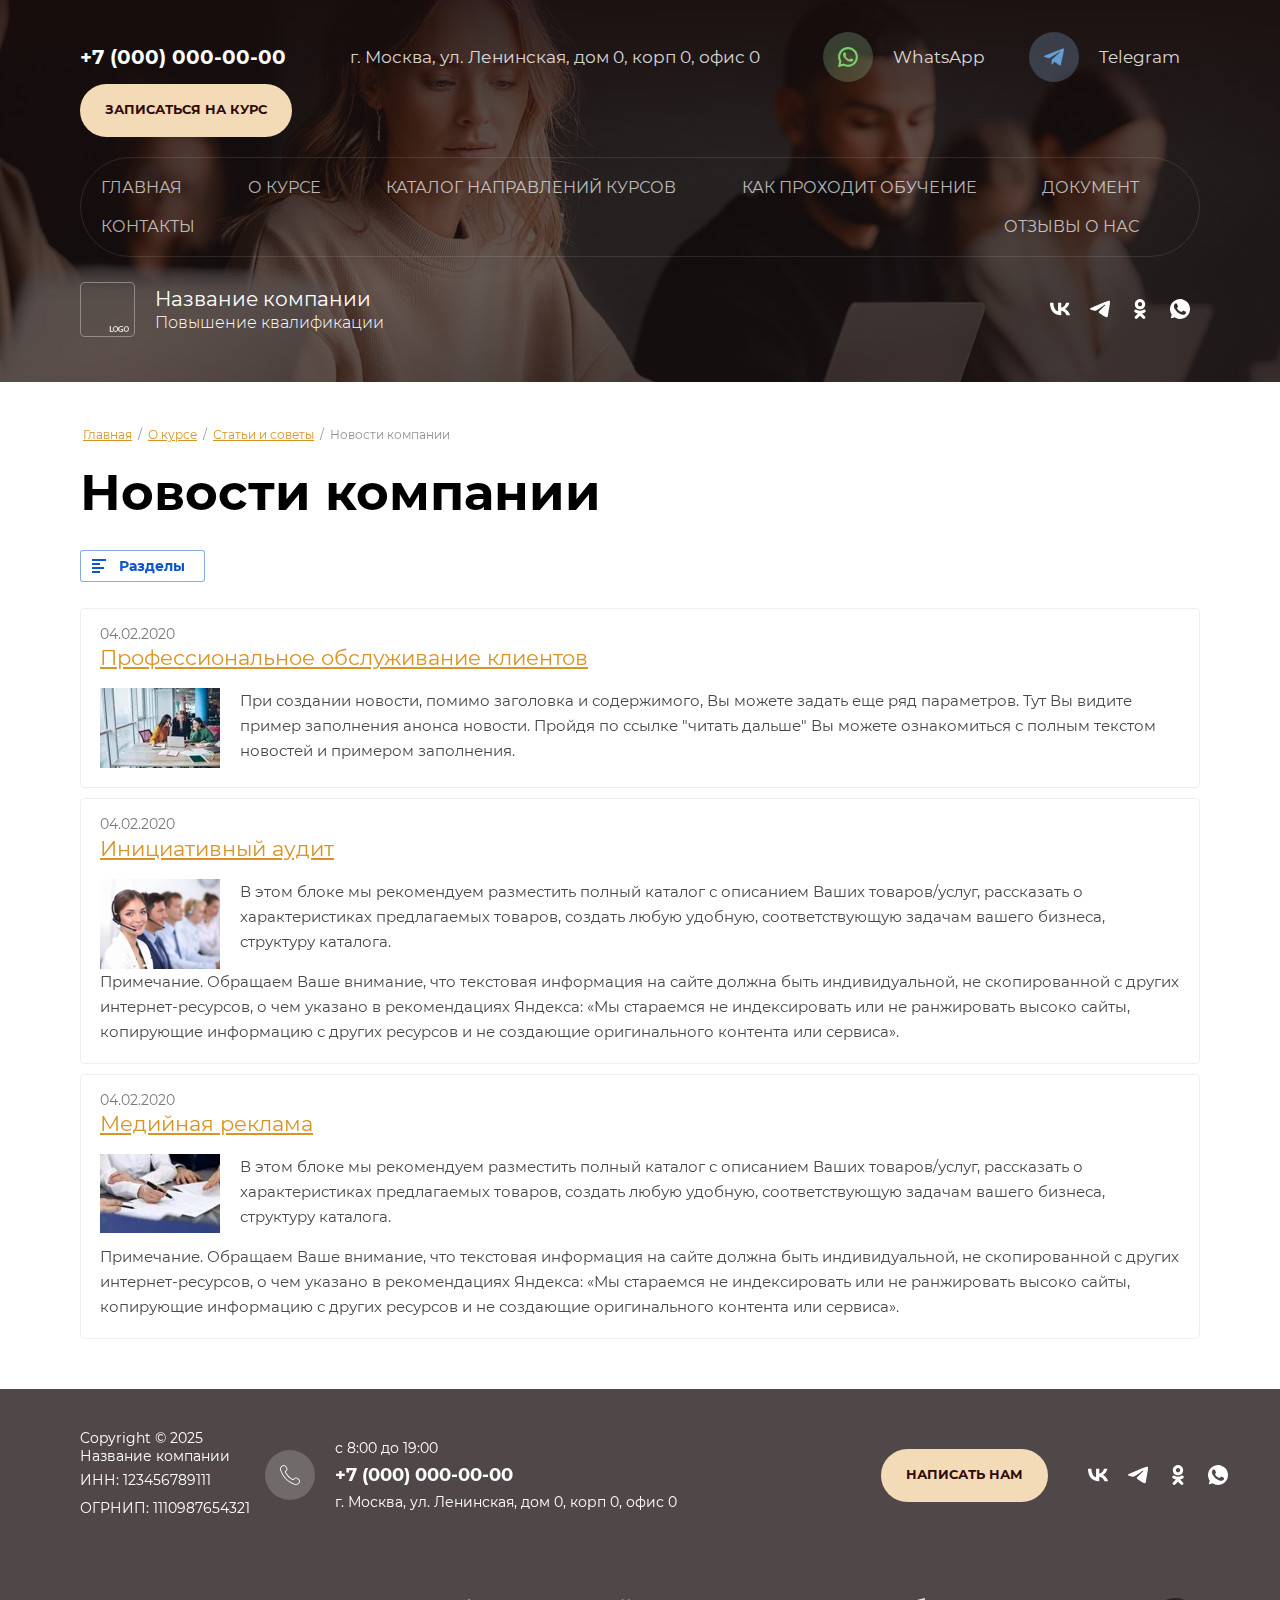
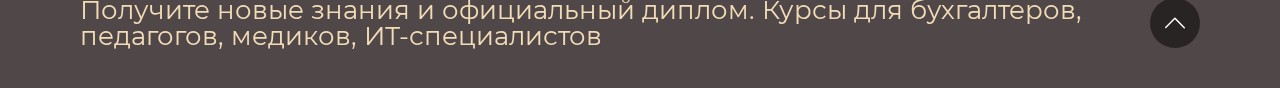
<file: taxonomy-kurse-novosti-kompanii.html>
<!doctype html>
<html lang="en">
	<head>
		<meta charset="UTF-8" />
		<meta name="viewport" content="width=device-width, initial-scale=1.0" />
		<title>Архивная страница курсов</title>
		<link rel="stylesheet" href="css/fonts.css" />
		<link rel="stylesheet" href="css/root.css" />
		<link rel="stylesheet" href="css/o-kurse.css" />
		<link rel="stylesheet" href="css/archive-kurse.css" />
		<link rel="stylesheet" href="css/animate.min.css" />
		<script src="js/wow.min.js"></script>
	</head>
	<body style="">
		<div class="mosaic-wrap">
			<div class="root root--u-ibcywfqup">
				<div class="mosaic-popup mosaic-popup--u-i6fnbs3ah" id="popup-callback">
					<div class="mosaic-popup__inner-bg mosaic-popup__inner-bg--u-iim3w5fa1">
						<div class="mosaic-popup__inner-data mosaic-popup__inner-data--u-ibozsrwvn">
							<div class="mosaic-popup__close mosaic-popup__close--u-iqxwzmwlp">
								<span class="svg_image svg_image--u-im0u0viwr">
									<svg xmlns="http://www.w3.org/2000/svg" width="16.41" height="16.406" viewBox="0 0 16.41 16.406">
										<path
											d="M9.86 8.058l6.16 6.161a1.286 1.286 0 0 1-1.82 1.817L8.04 9.875l-5.86 5.857A1.252 1.252 0 0 1 .41 13.96l5.86-5.857-5.9-5.9A1.282 1.282 0 1 1 2.18.386l5.9 5.9L13.9.471a1.252 1.252 0 1 1 1.77 1.772z"
											fill-rule="evenodd"
											class="path-ij1ve12k6"
										></path>
									</svg>
								</span>
							</div>
							<div class="mosaic-form mosaic-form--u-iyjjmcepo">
								<form action="mails/callback-mail.php" class="mosaic-form__form mosaic-form__form--u-iwsx1397a" method="POST">
									<div class="mosaic-form__title mosaic-form__title--u-iacq4vc9z">
										<span class="text-block-wrap-div">Записаться на курс</span>
									</div>
									<div class="div div--u-i1om4z0p8">
										<div class="mosaic-form__field mosaic-form__field--u-i3bdh0fvm">
											<!--noindex-->
											<div class="mosaic-form__error mosaic-form__error--u-in1yotpdk is-removed">
												<span class="text-block-wrap-div">это поле обязательно для заполнения</span>
											</div>
											<!--/noindex-->
											<div class="mosaic-form__header mosaic-form__header--u-i978tvlqr">
												<span class="mosaic-form__name mosaic-form__name--u-ibutptk30"
													><span class="text-block-wrap-div">Строка ввода:</span></span
												><span class="mosaic-form__required mosaic-form__required--u-itjutd3kf is-removed"
													><span class="text-block-wrap-div">* </span></span
												>
											</div>
											<div class="mosaic-form__body mosaic-form__body--u-i8vj08i1m">
												<div class="mosaic-form__icon mosaic-form__icon--u-ijow40kc0">
													<span class="svg_image svg_image--u-i866kyae0"></span>
												</div>
												<input
													type="text"
													placeholder="Ваш адрес"
													name="address"
													class="mosaic-form__text mosaic-form__text--u-i3kvj8jn2"
												/>
											</div>
											<div class="mosaic-form__note mosaic-form__note--u-izhs2gv50 is-removed"></div>
										</div>
										<div class="mosaic-form__field mosaic-form__field--u-i38c5r4tj">
											<!--noindex-->
											<div class="mosaic-form__error mosaic-form__error--u-i0gsidc3q is-removed">
												<span class="text-block-wrap-div">это поле обязательно для заполнения</span>
											</div>
											<!--/noindex-->
											<div class="mosaic-form__header mosaic-form__header--u-ignt4mbed">
												<span class="mosaic-form__name mosaic-form__name--u-imir0ihrj"
													><span class="text-block-wrap-div">Телефон:</span></span
												><span class="mosaic-form__required mosaic-form__required--u-i4bpgonih"
													><span class="text-block-wrap-div">* </span></span
												>
											</div>
											<div class="mosaic-form__body mosaic-form__body--u-idpfeo902">
												<div class="mosaic-form__icon mosaic-form__icon--u-ionl1f5vp">
													<span class="svg_image svg_image--u-imgr86jq5"></span>
												</div>
												<input type="tel" name="tel" placeholder="Телефон *" class="mosaic-form__text mosaic-form__text--u-it5nzmjjk" />
											</div>
											<div class="mosaic-form__note mosaic-form__note--u-itxjzugwf is-removed"></div>
										</div>
										<div class="mosaic-form__field mosaic-form__field--u-i37kfqwac">
											<!--noindex-->
											<div class="mosaic-form__error mosaic-form__error--u-ihxznargw is-removed">
												<span class="text-block-wrap-div">это поле обязательно для заполнения</span>
											</div>
											<!--/noindex-->
											<div class="mosaic-form__header mosaic-form__header--u-imqu3rmw8">
												<span class="mosaic-form__name mosaic-form__name--u-io7w7mawl"
													><span class="text-block-wrap-div">E-mail:</span></span
												><span class="mosaic-form__required mosaic-form__required--u-iipk53m0x is-removed"
													><span class="text-block-wrap-div">* </span></span
												>
											</div>
											<div class="mosaic-form__body mosaic-form__body--u-ijqm7e5ls">
												<div class="mosaic-form__icon mosaic-form__icon--u-ifu41tibu">
													<span class="svg_image svg_image--u-i9lnmh20e"></span>
												</div>
												<input
													type="email"
													name="email"
													placeholder="E-mail"
													class="mosaic-form__text mosaic-form__text--u-i4zr6bis1"
												/>
											</div>
											<div class="mosaic-form__note mosaic-form__note--u-ilv3eglhg is-removed"></div>
										</div>
										<div class="mosaic-form__field mosaic-form__field--u-ijupsfj38">
											<!--noindex-->
											<div class="mosaic-form__error mosaic-form__error--u-ik0ykfi0y is-removed">
												<span class="text-block-wrap-div">это поле обязательно для заполнения</span>
											</div>
											<!--/noindex-->
											<div class="mosaic-form__header mosaic-form__header--u-i38hynusa">
												<span class="mosaic-form__name mosaic-form__name--u-iudtiaqoa"
													><span class="text-block-wrap-div">Область ввода:</span></span
												><span class="mosaic-form__required mosaic-form__required--u-iss44b7p9 is-removed"
													><span class="text-block-wrap-div">* </span></span
												>
											</div>
											<div class="mosaic-form__body mosaic-form__body--u-i41aqhogt">
												<div class="mosaic-form__icon mosaic-form__icon--u-igapui408">
													<span class="svg_image svg_image--u-icmc4sm76"></span>
												</div>
												<textarea
													name="question"
													placeholder="Ваш вопрос"
													class="mosaic-form__textarea mosaic-form__textarea--u-ia9y9rf9l"
												></textarea>
											</div>
											<div class="mosaic-form__note mosaic-form__note--u-ivzaandjw is-removed"></div>
										</div>
									</div>
									<div class="mosaic-form__field mosaic-form__field--u-ixu80mu3q">
										<!--noindex-->
										<div class="mosaic-form__error mosaic-form__error--u-ih65iwl2d is-removed">
											<span class="text-block-wrap-div">это поле обязательно для заполнения</span>
										</div>
										<!--/noindex-->
										<div class="mosaic-form__header mosaic-form__header--u-i1n5rh36d">
											<span class="mosaic-form__name mosaic-form__name--u-imeq4ck1o"
												><span class="text-block-wrap-div">Галочка</span></span
											><span class="mosaic-form__required mosaic-form__required--u-i4jxv8c62 is-removed"
												><span class="text-block-wrap-div">* </span></span
											>
										</div>
										<label class="mosaic-form__label mosaic-form__label--u-igkj6ded9"
											><input
												type="checkbox"
												name="agreement"
												value="Ознакомлен с пользовательским соглашением"
												class="mosaic-form__checkbox mosaic-form__checkbox--u-ipkpe12aq"
											/><span class="mosaic-form__checkbox-icon mosaic-form__checkbox-icon--u-i4ba4orh4"></span
											><span class="mosaic-form__value mosaic-form__value--u-iuv4z9pvs"
												><span class="text-block-wrap-div">Ознакомлен с пользовательским соглашением</span></span
											></label
										>
										<div class="mosaic-form__note mosaic-form__note--u-i9wu11dpk is-removed"></div>
									</div>
									<button type="submit" class="mosaic-form__button mosaic-form__button--u-ihqwpp16f">
										<span class="button__text button__text--u-ixtzflqi8"><span class="text-block-wrap-div">Отправить</span></span></button
									><re-captcha></re-captcha>
								</form>
								<!--noindex-->
								<div class="mosaic-form__success mosaic-form__success--u-ilw9exebi is-removed">
									<div class="mosaic-form__success__text mosaic-form__success__text--u-iimvls0q9">
										<span class="text-block-wrap-div">Спасибо! Форма отправлена</span>
									</div>
								</div>
								<!--/noindex-->
							</div>
						</div>
					</div>
				</div>

				<div class="mosaic-popup mosaic-popup--u-i6fnbs3ah" id="popup-course">
					<div class="mosaic-popup__inner-bg mosaic-popup__inner-bg--u-iim3w5fa1">
						<div class="mosaic-popup__inner-data mosaic-popup__inner-data--u-ibozsrwvn">
							<div class="mosaic-popup__close mosaic-popup__close--u-iqxwzmwlp">
								<span class="svg_image svg_image--u-im0u0viwr">
									<svg xmlns="http://www.w3.org/2000/svg" width="16.41" height="16.406" viewBox="0 0 16.41 16.406">
										<path
											d="M9.86 8.058l6.16 6.161a1.286 1.286 0 0 1-1.82 1.817L8.04 9.875l-5.86 5.857A1.252 1.252 0 0 1 .41 13.96l5.86-5.857-5.9-5.9A1.282 1.282 0 1 1 2.18.386l5.9 5.9L13.9.471a1.252 1.252 0 1 1 1.77 1.772z"
											fill-rule="evenodd"
											class="path-ij1ve12k6"
										></path>
									</svg>
								</span>
							</div>
							<div class="mosaic-form--u-ijpswxniq mosaic-form--u-ijpswxniq-1 mosaic-form--u-iyjjmcepo">
								<form action="mails/course-form.php" class="mosaic-form__form mosaic-form__form--u-ik5179561">
									<div class="mosaic-form__title mosaic-form__title--u-ixicssomo">
										<span class="text-block-wrap-div">Запишитесь на курс прямо сейчас</span>
									</div>
									<div class="div div--u-i0ejolayq">
										<div class="mosaic-form__field mosaic-form__field--u-ieowq877k">
											<!--noindex-->
											<div class="mosaic-form__error mosaic-form__error--u-ig4i4wyjd is-removed">
												<span class="text-block-wrap-div">это поле обязательно для заполнения</span>
											</div>
											<!--/noindex-->
											<div class="mosaic-form__header mosaic-form__header--u-iyb99p7le">
												<span class="mosaic-form__name mosaic-form__name--u-i38jv27ap"
													><span class="text-block-wrap-div">Ваш вопрос</span></span
												><span class="mosaic-form__required mosaic-form__required--u-i5c2808b9 is-removed"
													><span class="text-block-wrap-div">* </span></span
												>
											</div>
											<div class="mosaic-form__body mosaic-form__body--u-i250lhgc3">
												<div class="mosaic-form__icon mosaic-form__icon--u-i76ficuys">
													<span class="svg_image svg_image--u-iayw7ng0h"></span>
												</div>
												<input type="text" name="fio" placeholder="ФИО" class="mosaic-form__text mosaic-form__text--u-idpnhogca" />
											</div>
											<div class="mosaic-form__note mosaic-form__note--u-idl8l976b is-removed"></div>
										</div>
										<div class="mosaic-form__field mosaic-form__field--u-iemthdq2t">
											<!--noindex-->
											<div class="mosaic-form__error mosaic-form__error--u-i6u5gl7uz is-removed">
												<span class="text-block-wrap-div">это поле обязательно для заполнения</span>
											</div>
											<!--/noindex-->
											<div class="mosaic-form__header mosaic-form__header--u-i2r5h3wgg">
												<span class="mosaic-form__name mosaic-form__name--u-iirz7s5jo"
													><span class="text-block-wrap-div">Телефон:</span></span
												><span class="mosaic-form__required mosaic-form__required--u-idef95otq"
													><span class="text-block-wrap-div">* </span></span
												>
											</div>
											<div class="mosaic-form__body mosaic-form__body--u-ivge1fzf5">
												<div class="mosaic-form__icon mosaic-form__icon--u-i1a74hspa">
													<span class="svg_image svg_image--u-ihzs58p8p"></span>
												</div>
												<input type="tel" name="tel" placeholder="Телефон *" class="mosaic-form__text mosaic-form__text--u-iqc0dx3o9" />
											</div>
											<div class="mosaic-form__note mosaic-form__note--u-i7rsps8ye is-removed"></div>
										</div>
										<div class="mosaic-form__field mosaic-form__field--u-if7a3g01p">
											<!--noindex-->
											<div class="mosaic-form__error mosaic-form__error--u-inr09jmtw is-removed">
												<span class="text-block-wrap-div">это поле обязательно для заполнения</span>
											</div>
											<!--/noindex-->
											<div class="mosaic-form__header mosaic-form__header--u-iujjp290g">
												<span class="mosaic-form__name mosaic-form__name--u-ipv2ba8vq"
													><span class="text-block-wrap-div">E-mail:</span></span
												><span class="mosaic-form__required mosaic-form__required--u-im2v6z3wf is-removed"
													><span class="text-block-wrap-div">* </span></span
												>
											</div>
											<div class="mosaic-form__body mosaic-form__body--u-ihp67drj4">
												<div class="mosaic-form__icon mosaic-form__icon--u-i94ij2yh6">
													<span class="svg_image svg_image--u-ivh9mem01"></span>
												</div>
												<input
													type="email"
													name="email"
													placeholder="E-mail"
													class="mosaic-form__text mosaic-form__text--u-izmi4wbgt"
												/>
											</div>
											<div class="mosaic-form__note mosaic-form__note--u-ibhhmln4s is-removed"></div>
										</div>
										<div class="mosaic-form__field mosaic-form__field--u-i179qeij8">
											<!--noindex-->
											<div class="mosaic-form__error mosaic-form__error--u-iy4333gan is-removed">
												<span class="text-block-wrap-div">это поле обязательно для заполнения</span>
											</div>
											<!--/noindex-->
											<div class="mosaic-form__header mosaic-form__header--u-inxxb5vss">
												<span class="mosaic-form__name mosaic-form__name--u-idvhkkseq"
													><span class="text-block-wrap-div">Выберите направление курса</span></span
												><span class="mosaic-form__required mosaic-form__required--u-i9vfjuxw8 is-removed"
													><span class="text-block-wrap-div">* </span></span
												>
											</div>
											<select name="course_direction" class="mosaic-form__select mosaic-form__select--u-ilpvin3m8">
												<option class="mosaic-form__select-item mosaic-form__select-item--u-ib0fudd2r">
													Экономика и бухгалтерский учет
												</option>
												<option class="mosaic-form__select-item mosaic-form__select-item--u-ib0fudd2r">Образование и педагогика</option>
												<option class="mosaic-form__select-item mosaic-form__select-item--u-ib0fudd2r">
													Медицина и здравоохранение
												</option>
											</select>
											<div class="mosaic-form__note mosaic-form__note--u-iplzu7mlo is-removed"></div>
										</div>
										<div class="mosaic-form__field mosaic-form__field--u-i1ev5l1de">
											<!--noindex-->
											<div class="mosaic-form__error mosaic-form__error--u-ixljvij0d is-removed">
												<span class="text-block-wrap-div">это поле обязательно для заполнения</span>
											</div>
											<!--/noindex-->
											<div class="mosaic-form__header mosaic-form__header--u-i8twxx04e">
												<span class="mosaic-form__name mosaic-form__name--u-i8htbm2je"
													><span class="text-block-wrap-div">Формат обучения</span></span
												><span class="mosaic-form__required mosaic-form__required--u-ifp1y3orq is-removed"
													><span class="text-block-wrap-div">* </span></span
												>
											</div>
											<select name="learning_format" class="mosaic-form__select mosaic-form__select--u-i6enzw69k">
												<option class="mosaic-form__select-item mosaic-form__select-item--u-ikai3js6e">Онлайн</option>
												<option class="mosaic-form__select-item mosaic-form__select-item--u-ikai3js6e">Очно</option>
											</select>
											<div class="mosaic-form__note mosaic-form__note--u-iwmmve6vi is-removed"></div>
										</div>
									</div>
									<div class="mosaic-form__field mosaic-form__field--u-ig753muzh">
										<!--noindex-->
										<div class="mosaic-form__error mosaic-form__error--u-i98nb76wo is-removed">
											<span class="text-block-wrap-div">это поле обязательно для заполнения</span>
										</div>
										<!--/noindex-->
										<div class="mosaic-form__header mosaic-form__header--u-ikkxskmkj">
											<span class="mosaic-form__name mosaic-form__name--u-igp98fk7m"
												><span class="text-block-wrap-div">Галочка</span></span
											><span class="mosaic-form__required mosaic-form__required--u-i1e97sp2o is-removed"
												><span class="text-block-wrap-div">* </span></span
											>
										</div>
										<label class="mosaic-form__label mosaic-form__label--u-iffag8czd"
											><input
												type="checkbox"
												name="agreement"
												value="Ознакомлен с пользовательским соглашением"
												class="mosaic-form__checkbox mosaic-form__checkbox--u-ipllxarsi"
											/><span class="mosaic-form__checkbox-icon mosaic-form__checkbox-icon--u-imvd5rcjk"></span
											><span class="mosaic-form__value mosaic-form__value--u-iduim6tjb"
												><span class="text-block-wrap-div">Ознакомлен с пользовательским соглашением</span></span
											></label
										>
										<div class="mosaic-form__note mosaic-form__note--u-ith3092u9 is-removed"></div>
									</div>
									<button type="submit" class="mosaic-form__button mosaic-form__button--u-ikpkw5uss">
										<span class="button__text button__text--u-ipdo2852o"><span class="text-block-wrap-div">Отправить</span></span></button
									><re-captcha></re-captcha>
								</form>
								<!--noindex-->
								<div class="mosaic-form__success mosaic-form__success--u-ilw9exebi is-removed">
									<div class="mosaic-form__success__text mosaic-form__success__text--u-iimvls0q9">
										<span class="text-block-wrap-div">Спасибо! Форма отправлена</span>
									</div>
								</div>
								<!--/noindex-->
							</div>
						</div>
					</div>
				</div>

				<div class="section section--u-iuqh7gk14">
					<div class="div div--u-ibl6xyh2p">
						<div class="section section--u-ie41r58os">
							<div class="div div--u-ige14ztwb">
								<div class="div div--u-iz7p7tcug">
									<div class="list list--u-i99wkb6ie">
										<div class="list__item list__item--u-iqvnaqrvp">
											<a target="_self" href="tel:" class="link-universal link-universal--u-i2gx7d7z2">
												<div class="text text--u-ivur73rjr">
													<span class="text-block-wrap-div">+7 (000) 000-00-00</span>
												</div>
											</a>
										</div>
									</div>
								</div>
								<div class="div div--u-ida5z40u2">
									<div class="list list--u-i8xxmxuqc">
										<div class="list__item list__item--u-if57zb42r">
											<div class="text text--u-iks06b845">
												<span class="text-block-wrap-div">г. Москва, ул. Ленинская, дом 0, корп 0, офис 0</span>
											</div>
										</div>
									</div>
								</div>
								<div class="div div--u-if8m6hfjg">
									<div class="list list--u-id9txhv53">
										<div class="list__item list__item--u-izm0hwedg">
											<a target="_self" href="mailto:" class="link-universal link-universal--u-itn05k4qx">
												<div class="div div--u-ieeym1dd5">
													<span class="svg_image svg_image--u-in68x7mcj">
														<svg xmlns="http://www.w3.org/2000/svg" viewBox="0 0 418.135 418.135" width="418.135" height="418.135">
															<path
																d="M198.929.242C88.5 5.5 1.356 97.466 1.691 208.02c.102 33.672 8.231 65.454 22.571 93.536L2.245 408.429c-1.191 5.781 4.023 10.843 9.766 9.483l104.723-24.811c26.905 13.402 57.125 21.143 89.108 21.631 112.869 1.724 206.982-87.897 210.5-200.724C420.113 93.065 320.295-5.538 198.929.242zm124.957 321.955c-30.669 30.669-71.446 47.559-114.818 47.559-25.396 0-49.71-5.698-72.269-16.935l-14.584-7.265-64.206 15.212 13.515-65.607-7.185-14.07c-11.711-22.935-17.649-47.736-17.649-73.713 0-43.373 16.89-84.149 47.559-114.819 30.395-30.395 71.837-47.56 114.822-47.56 43.372.001 84.147 16.891 114.816 47.559 30.669 30.669 47.559 71.445 47.56 114.817-.001 42.986-17.166 84.428-47.561 114.822z"
																class="path-ixkhr0ux7"
															></path>
															<path
																d="M309.712 252.351l-40.169-11.534a14.971 14.971 0 0 0-14.816 3.903l-9.823 10.008c-4.142 4.22-10.427 5.576-15.909 3.358-19.002-7.69-58.974-43.23-69.182-61.007-2.945-5.128-2.458-11.539 1.158-16.218l8.576-11.095a14.97 14.97 0 0 0 1.847-15.21l-16.9-38.223c-4.048-9.155-15.747-11.82-23.39-5.356-11.211 9.482-24.513 23.891-26.13 39.854-2.851 28.144 9.219 63.622 54.862 106.222 52.73 49.215 94.956 55.717 122.449 49.057 15.594-3.777 28.056-18.919 35.921-31.317 5.362-8.453 1.128-19.679-8.494-22.442z"
																class="path-i558hbw9a"
															></path>
														</svg>
													</span>
												</div>
												<div class="text text--u-i2wwkv9f5">
													<span class="text-block-wrap-div">WhatsApp</span>
												</div>
											</a>
										</div>
									</div>
								</div>
								<div class="div div--u-i8gb385xk">
									<div class="list list--u-ixebabtr6">
										<div class="list__item list__item--u-ih8p9c514">
											<a target="_self" href="mailto:" class="link-universal link-universal--u-in5marjrz">
												<div class="div div--u-i5ii0cj1c">
													<span class="svg_image svg_image--u-iovkrsaj0">
														<svg xmlns="http://www.w3.org/2000/svg" width="29.719" height="25.281" viewBox="0 0 29.719 25.281">
															<path
																d="M11.128 23.676l.532-7.074c.308-.2.514-.529.8-.746.506-.386.914-.868 1.42-1.254l.3-.328c1.248-.953 2.242-2.212 3.491-3.164.368-.281.66-.669 1.035-.955.485-.37.869-.878 1.361-1.253l.3-.328c.364-.278.649-.653 1.005-.926.633-.483 1.142-1.1 1.775-1.582.238-.181.414-.475.651-.657a1.489 1.489 0 0 0 .769-.9 1.113 1.113 0 0 0-1.212.239c-.983.651-2 1.306-2.988 1.94-3.014 1.927-6.036 3.78-9.053 5.7q-1.188.756-2.4 1.522a3.263 3.263 0 0 1-1.183.686 7.453 7.453 0 0 0-1.45-.448c-1.284-.435-2.65-.82-3.934-1.254a7.523 7.523 0 0 1-2.16-.746l-.177-.269c-.023-.978.752-1.183 1.479-1.492 1.3-.556 2.664-1 3.994-1.552 4.253-1.78 8.674-3.3 12.928-5.074 1.457-.609 2.948-1.092 4.379-1.7C24.385 1.382 26.031.834 27.612.18a1.489 1.489 0 0 1 1.834.3 3.149 3.149 0 0 1 .059 2.447c-.095.342-.081.65-.178.985-.209.73-.261 1.51-.473 2.269-.623 2.228-.861 4.636-1.479 6.865-.173.625-.18 1.225-.355 1.85-.622 2.228-.861 4.635-1.479 6.865-.293 1.055-.308 2.765-1.065 3.313-.816.59-1.906-.22-2.426-.6-1.259-.911-2.463-1.935-3.728-2.835-.586-.418-1.139-.873-1.715-1.284a4.613 4.613 0 0 1-.74-.537 3.218 3.218 0 0 0-.68.657c-.333.253-.563.618-.888.865a14.18 14.18 0 0 0-1.39 1.313 2.54 2.54 0 0 1-1.781 1.023z"
																fill-rule="evenodd"
																class="path-iu15mjz5q"
															></path>
														</svg>
													</span>
												</div>
												<div class="text text--u-ixefawkr9">
													<span class="text-block-wrap-div">Telegram</span>
												</div>
											</a>
										</div>
									</div>
								</div>
								<div class="div div--u-igqeyih6g">
									<div role="button" class="link-universal link-universal--u-ikofmis2h">
										<div class="text text--u-iwuj0ajod">
											<span class="text-block-wrap-div">Записаться на курс</span>
										</div>
									</div>
								</div>
							</div>
							<div class="div div--u-iuw2cx10r">
								<div class="hor-menu hor-menu--u-i3bjdv9ob flex-menu">
									<ul class="hor-menu__list hor-menu__list--u-ij93uzkw5">
										<li class="hor-menu__item hor-menu__item--u-iggcx09k2">
											<a href="index.html" class="hor-menu__link hor-menu__link--u-ix575hv02">
												<span class="hor-menu__text hor-menu__text--u-ihigo1c04">
													<span class="text-block-wrap-div">Главная</span>
												</span>
											</a>
										</li>
										<li class="hor-menu__item hor-menu__item--u-iggcx09k2 is-current has-child">
											<a href="o-kurse.html" class="hor-menu__link hor-menu__link--u-ix575hv02">
												<span class="hor-menu__text hor-menu__text--u-ihigo1c04">
													<span class="text-block-wrap-div">О курсе</span>
												</span>
												<span class="hor-menu__icon hor-menu__icon--u-i9c9ipswi"></span>
											</a>

											<ul class="hor-menu__sub_list hor-menu__sub_list--u-isqrmm3bo">
												<li class="hor-menu__sub_item hor-menu__sub_item--u-i39wcd8zh is-current">
													<a href="archive-kurse.html" class="hor-menu__sub_link hor-menu__sub_link--u-i2g1xria8">
														<span class="hor-menu__sub_text hor-menu__sub_text--u-i4ranael9">
															<span class="text-block-wrap-div">Статьи и советы</span>
														</span>
													</a>
												</li>
												<li class="hor-menu__sub_item hor-menu__sub_item--u-i39wcd8zh">
													<a href="requisites.html" class="hor-menu__sub_link hor-menu__sub_link--u-i2g1xria8">
														<span class="hor-menu__sub_text hor-menu__sub_text--u-i4ranael9">
															<span class="text-block-wrap-div">Реквизиты</span>
														</span>
													</a>
												</li>
											</ul>
										</li>
										<li class="hor-menu__item hor-menu__item--u-iggcx09k2 has-child">
											<a href="catalog.html" class="hor-menu__link hor-menu__link--u-ix575hv02">
												<span class="hor-menu__text hor-menu__text--u-ihigo1c04">
													<span class="text-block-wrap-div">Каталог направлений курсов</span>
												</span>
												<span class="hor-menu__icon hor-menu__icon--u-i9c9ipswi"></span>
											</a>

											<ul class="hor-menu__sub_list hor-menu__sub_list--u-isqrmm3bo">
												<li class="hor-menu__sub_item hor-menu__sub_item--u-i39wcd8zh">
													<a href="article-catalog.html" class="hor-menu__sub_link hor-menu__sub_link--u-i2g1xria8">
														<span class="hor-menu__sub_text hor-menu__sub_text--u-i4ranael9">
															<span class="text-block-wrap-div">Экономика и бухгалтерский учет</span>
														</span>
													</a>
												</li>
												<li class="hor-menu__sub_item hor-menu__sub_item--u-i39wcd8zh">
													<a href="article-catalog.html" class="hor-menu__sub_link hor-menu__sub_link--u-i2g1xria8">
														<span class="hor-menu__sub_text hor-menu__sub_text--u-i4ranael9">
															<span class="text-block-wrap-div">Образование и педагогика</span>
														</span>
													</a>
												</li>
												<li class="hor-menu__sub_item hor-menu__sub_item--u-i39wcd8zh">
													<a href="article-catalog.html" class="hor-menu__sub_link hor-menu__sub_link--u-i2g1xria8">
														<span class="hor-menu__sub_text hor-menu__sub_text--u-i4ranael9">
															<span class="text-block-wrap-div">Медицина и здравоохранение</span>
														</span>
													</a>
												</li>
												<li class="hor-menu__sub_item hor-menu__sub_item--u-i39wcd8zh">
													<a href="article-catalog.html" class="hor-menu__sub_link hor-menu__sub_link--u-i2g1xria8">
														<span class="hor-menu__sub_text hor-menu__sub_text--u-i4ranael9">
															<span class="text-block-wrap-div">Информационные технологии</span>
														</span>
													</a>
												</li>
												<li class="hor-menu__sub_item hor-menu__sub_item--u-i39wcd8zh">
													<a href="article-catalog.html" class="hor-menu__sub_link hor-menu__sub_link--u-i2g1xria8">
														<span class="hor-menu__sub_text hor-menu__sub_text--u-i4ranael9">
															<span class="text-block-wrap-div">Инженерия и строительство</span>
														</span>
													</a>
												</li>
												<li class="hor-menu__sub_item hor-menu__sub_item--u-i39wcd8zh">
													<a href="article-catalog.html" class="hor-menu__sub_link hor-menu__sub_link--u-i2g1xria8">
														<span class="hor-menu__sub_text hor-menu__sub_text--u-i4ranael9">
															<span class="text-block-wrap-div">Управление и менеджмент</span>
														</span>
													</a>
												</li>
												<li class="hor-menu__sub_item hor-menu__sub_item--u-i39wcd8zh">
													<a href="article-catalog.html" class="hor-menu__sub_link hor-menu__sub_link--u-i2g1xria8">
														<span class="hor-menu__sub_text hor-menu__sub_text--u-i4ranael9">
															<span class="text-block-wrap-div">Туризм и сервис</span>
														</span>
													</a>
												</li>
											</ul>
										</li>
										<li class="hor-menu__item hor-menu__item--u-iggcx09k2">
											<a href="kak-prohodit-obuchenie.html" class="hor-menu__link hor-menu__link--u-ix575hv02">
												<span class="hor-menu__text hor-menu__text--u-ihigo1c04">
													<span class="text-block-wrap-div">Как проходит обучение</span>
												</span>
											</a>
										</li>
										<li class="hor-menu__item hor-menu__item--u-iggcx09k2">
											<a href="dokument.html" class="hor-menu__link hor-menu__link--u-ix575hv02">
												<span class="hor-menu__text hor-menu__text--u-ihigo1c04">
													<span class="text-block-wrap-div">Документ</span>
												</span>
											</a>
										</li>
										<li class="hor-menu__item hor-menu__item--u-iggcx09k2">
											<a href="contacts.html" class="hor-menu__link hor-menu__link--u-ix575hv02">
												<span class="hor-menu__text hor-menu__text--u-ihigo1c04">
													<span class="text-block-wrap-div">Контакты</span>
												</span>
											</a>
										</li>
										<li class="hor-menu__item hor-menu__item--u-iggcx09k2">
											<a href="reviews.html" class="hor-menu__link hor-menu__link--u-ix575hv02">
												<span class="hor-menu__text hor-menu__text--u-ihigo1c04">
													<span class="text-block-wrap-div">Отзывы о нас</span>
												</span>
											</a>
										</li>
									</ul>
									<ul class="hor-menu__more_list hor-menu__more_list--u-ib4nesyvb" style="display: none">
										<li class="hor-menu__item hor-menu__item--u-izsl1ku0v">
											<a href="#" class="hor-menu__more_link hor-menu__more_link--u-idd5bznx8">
												<span class="hor-menu__text hor-menu__text--u-ix8w75tzz">
													<span class="text-block-wrap-div">...</span>
												</span>
											</a>
											<ul class="hor-menu__sub_list hor-menu__sub_list--u-ikafrc9bb"></ul>
										</li>
									</ul>
								</div>
							</div>
						</div>
						<div class="section section--u-i9t9jamjn">
							<div class="div div--u-ibqzfvbr4">
								<div class="div div--u-is6pr6s7f">
									<a href="index.html" class="link-universal link-universal--u-itgxitplz">
										<div class="imageFit imageFit--u-ig8fag9qi photo-swipe-image-nc">
											<img src="./img/logo.webp" alt="LOGO87211" title="" class="imageFit__img imageFit__img--u-iyv3rdsz1" />
											<div class="imageFit__overlay imageFit__overlay--u-ip8slgbro"></div>
											<div class="imageFit__zoom imageFit__zoom--u-i44qthsn3">
												<span class="svg_image svg_image--u-i83vqrpze"> </span>
											</div>
										</div>
									</a>
									<div class="div div--u-iah4jl8a7">
										<a href="index.html" class="link-universal link-universal--u-iljh3vrqf">
											<div class="text text--u-iedrbdreu">
												<span class="text-block-wrap-div">Название компании</span>
											</div>
										</a>
										<div class="text text--u-i77u2xa8t">
											<span class="text-block-wrap-div">Повышение квалификации</span>
										</div>
									</div>
								</div>
								<div class="div div--u-ih2638amk">
									<div class="list list--u-ipyaa0nel">
										<div class="list__item list__item--u-irihptyui">
											<a target="_blank" href="index.html" class="link-universal link-universal--u-i7zkk7cbp">
												<span class="svg_image svg_image--u-ieb9j10ao">
													<svg xmlns="http://www.w3.org/2000/svg" width="322" height="201" viewBox="0 0 322 201">
														<path
															d="M0 0h54.58v2.185c3.38 5.7 2.06 33.917 4.36 42.6 10.06 37.941 30.08 88.8 70.95 93.946V0h51.3v78.652c33.79-.324 72.45-48 76.41-78.652h52.39c-2.3 38.382-41.67 86.212-69.85 99.408a3.058 3.058 0 0 0 1.09 1.092c7.18 6.791 18.27 10.518 26.19 16.386C288.4 132.41 317.7 169.768 322 201h-56.76c-11.76-29.971-26.81-49.386-54.58-63.359-5-2.516-22.56-11.049-28.38-7.646-2.51 4-1.09 14.747-1.09 20.755V201C59.7 202.2.14 119.781 0 0z"
															fill-rule="evenodd"
															class="path-irkakbs5m"
														></path>
													</svg>
												</span>
											</a>
										</div>
										<div class="list__item list__item--u-irihptyui">
											<a target="_blank" href="index.html" class="link-universal link-universal--u-i7zkk7cbp">
												<span class="svg_image svg_image--u-ieb9j10ao">
													<svg xmlns="http://www.w3.org/2000/svg" width="286.84" height="237.406" viewBox="0 0 286.84 237.406">
														<path
															d="M196 87l-62 59s-18.73 15.886 0 29 78 53 78 53 18.52 11.636 29 9 13.52-11.114 18-37 17.27-99.614 25-153c4.23-36.136 6.52-47.364-14-47-16.02 2.364-75 27-75 27L53 88l-39 17s-14.23 7.136-14 13 8.02 9.636 27 15 36.27 12.136 50 10 47-26 47-26l72-49s15.52-12.614 21-9-4.5 13.25-21 28z"
															fill-rule="evenodd"
															class="path-ieuuuqbq6"
														></path>
													</svg>
												</span>
											</a>
										</div>
										<div class="list__item list__item--u-irihptyui">
											<a target="_blank" href="index.html" class="link-universal link-universal--u-i7zkk7cbp">
												<span class="svg_image svg_image--u-ieb9j10ao">
													<svg xmlns="http://www.w3.org/2000/svg" viewBox="0 0 1258.2 2174.7" width="1258.2" height="2174.7">
														<path
															d="M629.9 1122.4c310-.1 561.1-251.5 561-561.4C1190.8 251 939.4-.1 629.5 0S68.4 251.5 68.5 561.4c.4 309.8 251.6 560.8 561.4 561m0-793.4c128.4 0 232.5 104.1 232.5 232.5S758.3 793.9 629.9 793.9 397.4 689.8 397.4 561.4c.2-128.3 104.2-232.3 232.5-232.4zm226.9 1251.3c115.5-26.2 225.7-71.9 326-135 76.4-49.3 98.4-151.1 49.1-227.5-48.5-75.2-148.3-97.9-224.5-51-231.1 144.5-524.5 144.5-755.6 0-76.7-48.1-178-25.1-226.3 51.5C-23 1295-.2 1396.6 76.6 1445.1c.1 0 .2.1.2.1 100.2 63 210.4 108.7 325.8 135L88.8 1894c-62.5 66-59.6 170.2 6.5 232.7 63.5 60 162.7 60 226.2 0l308.2-308.4 308.4 308.4c64.2 64.1 168.1 64.1 232.3 0 64.1-64.2 64.1-168.1 0-232.3l-313.6-314.1z"
															class="path-iepz1qyzg"
														></path>
													</svg>
												</span>
											</a>
										</div>
										<div class="list__item list__item--u-irihptyui">
											<a target="_blank" href="index.html" class="link-universal link-universal--u-i7zkk7cbp">
												<span class="svg_image svg_image--u-ieb9j10ao">
													<svg xmlns="http://www.w3.org/2000/svg" width="143" height="141.969" viewBox="0 0 143 141.969">
														<path
															d="M5.6 137.612c.33-2.92 1.59-6.038 2.45-8.666 1.18-3.637 1.49-7.027 2.67-10.665.49-1.518 2.34-5.534 1.78-6.888a10.187 10.187 0 0 0-1.56-2.444 67.488 67.488 0 0 1-4.23-7.776 116.022 116.022 0 0 1-5.12-15.331c-.67-2.354-.33-4.347-.89-6.888-.75-3.349-1.01-9.716-.23-13.109l.45-6c1.2-4.928 1.97-9.827 3.79-14.22C13.07 25.4 26.36 12.995 46.59 4.52 58.37-.42 78.31-1.745 91.81 2.743c10.7 3.558 18.72 8.631 26.73 14.664.74.815 1.48 1.63 2.23 2.444a65.1 65.1 0 0 1 6.68 7.333 80.752 80.752 0 0 1 12.47 23.329c.99 2.978.98 5.681 1.79 8.888.9 3.6 1.86 9.773.89 14v3.555c-.51 2.194-.32 4.638-.89 6.888-1 3.921-1.64 7.975-3.12 11.554-8.43 20.366-21.9 34.053-42.33 42.438-12.37 5.078-32.89 5.58-46.33 1.111-3.76-1.249-8.08-2.677-11.36-4.666-1.88-1.135-4.2-3.294-6.69-3.555-1.8 1.31-6.04 1.484-8.46 2.222-3.26.99-6.79 1.55-10.25 2.666a35.808 35.808 0 0 1-7.57 1.998zM40.35 31.405c-.83.538-2 .413-2.9.889-2.22 1.175-5.34 5.361-6.68 7.554-5.5 9-2.03 22.045 2.45 29.329 11.5 18.712 25.97 32.891 48.78 40.439 4.02 1.329 11.33 3.484 16.71 2.222 9.34-2.189 17.51-8.235 16.04-20.442a102.037 102.037 0 0 0-13.59-6.888c-2.59-1.135-4.58-2.986-8.24-3.11a15.631 15.631 0 0 0-1.78 1.333c-1.06 1.422-1.85 2.828-2.9 4.222-.59.79-1.63 1.432-2.23 2.221-.76 1.011-1.68 2.848-2.89 3.333h-2.23c-1.05-.822-2.47-.98-3.79-1.555a51.766 51.766 0 0 1-6.01-3.111 55.523 55.523 0 0 1-16.26-15.109c-1.71-2.381-4.81-4.888-4.9-8.665 1.83-1.81 6.35-7.073 7.13-9.554.86-2.76-1.33-5.282-2.01-6.888-2.44-5.762-3.79-12-8.02-16z"
															fill-rule="evenodd"
															class="path-i4f2cbbx1"
														></path>
													</svg>
												</span>
											</a>
										</div>
									</div>
								</div>
							</div>
						</div>
					</div>
				</div>
				<div class="section section--u-i1mm52hsj">
					<div class="div div--u-ib590tatk">
						<div
							data-url="archive-kurse.html"
							class="mosaic-crumbs mosaic-crumbs--u-iedna726y"
							id="iedna726y_0"
							data-do-crumbs='{"screen":{"delimiter":"\/","mainPageText":""}}'
						>
							<a href="index.html" class="mosaic-crumbs__item_link mosaic-crumbs__item_link--u-ion7bivdc"
								><span class="text-block-wrap-div">Главная</span></a
							><span class="mosaic-crumbs__delimiter mosaic-crumbs__delimiter--u-i85f67ptd">/</span
							><a href="o-kurse.html" class="mosaic-crumbs__item_link mosaic-crumbs__item_link--u-ion7bivdc"
								><span class="text-block-wrap-div">О курсе</span></a
							><span class="mosaic-crumbs__delimiter mosaic-crumbs__delimiter--u-i85f67ptd">/</span
							><a href="archive-kurse.html" class="mosaic-crumbs__item_link mosaic-crumbs__item_link--u-ion7bivdc"
								><span class="text-block-wrap-div">Статьи и советы</span></a
							><span class="mosaic-crumbs__delimiter mosaic-crumbs__delimiter--u-i85f67ptd">/</span
							><span class="mosaic-crumbs__last mosaic-crumbs__last--u-i4m0w84oi"><span class="text-block-wrap-div">Новости компании</span></span>
						</div>
						<h1 class="page-title page-title--u-ipo71g40j">Новости компании</h1>
						<div class="content content--u-iwo7oqyms">
							<div class="g-page g-page-article g-page-article--main">
								<div class="g-top-panel g-top-panel--relative g-top-panel--no-flex">
									<div class="g-categories">
										<a href="#" class="g-categories__button">Разделы</a>
										<div class="g-categories__dropdown">
											<ul class="g-menu-2 g-menu-2--level-1">
												<li class="g-menu-2__item g-menu-2__item--level-1">
													<a href="taxonomy-kurse-halls.html" class="g-menu-2__link g-menu-2__link--level-1">Производственные цеха</a>
												</li>
												<li class="g-menu-2__item g-menu-2__item--level-1">
													<a href="taxonomy-kurse-novosti-kompanii.html" class="g-menu-2__link g-menu-2__link--level-1"
														>Новости компании</a
													>
												</li>
												<li class="g-menu-2__item g-menu-2__item--level-1">
													<a href="taxonomy-kurse-dlya-posetitelej.html" class="g-menu-2__link g-menu-2__link--level-1"
														>Для посетителей</a
													>
												</li>
											</ul>
										</div>
									</div>
								</div>

								<div class="g-article-list">
									<article class="g-article g-article--simple-view">
										<time class="g-article__date">04.02.2020</time>
										<a class="g-article__name" href="article.html">Профессиональное обслуживание клиентов</a>
										<div class="g-article__body g-clear-self">
											<div class="g-article__image">
												<a href="article.html">
													<img
														src="./img/archive/archive-1.webp"
														alt="Профессиональное обслуживание клиентов"
														title="Профессиональное обслуживание клиентов"
													/>
												</a>
											</div>
											<div class="g-article__text">
												<p>
													При создании новости, помимо заголовка и содержимого, Вы можете задать еще ряд параметров. Тут Вы видите
													пример заполнения анонса новости. Пройдя по ссылке "читать дальше" Вы можете ознакомиться с полным текстом
													новостей и примером заполнения.
												</p>
											</div>
										</div>
									</article>
									<article class="g-article g-article--simple-view">
										<time class="g-article__date">04.02.2020</time>
										<a class="g-article__name" href="article.html">Инициативный аудит</a>
										<div class="g-article__body g-clear-self">
											<div class="g-article__image">
												<a href="article.html">
													<img src="./img/archive/archive-2.webp" alt="Инициативный аудит" title="Инициативный аудит" />
												</a>
											</div>
											<div class="g-article__text">
												<p>
													В этом блоке мы рекомендуем разместить полный каталог с описанием Ваших товаров/услуг, рассказать о
													характеристиках предлагаемых товаров, создать любую удобную, соответствующую задачам вашего бизнеса,
													структуру каталога.
												</p>

												<p>
													Примечание. Обращаем Ваше внимание, что текстовая информация на сайте должна быть индивидуальной, не
													скопированной с других интернет-ресурсов, о чем указано в рекомендациях Яндекса: «Мы стараемся не
													индексировать или не ранжировать высоко сайты, копирующие информацию с других ресурсов и не создающие
													оригинального контента или сервиса».
												</p>
											</div>
										</div>
									</article>
									<article class="g-article g-article--simple-view">
										<time class="g-article__date">04.02.2020</time>
										<a class="g-article__name" href="article.html">Медийная реклама</a>
										<div class="g-article__body g-clear-self">
											<div class="g-article__image">
												<a href="article.html">
													<img src="./img/archive/archive-3.webp" alt="Медийная реклама" title="Медийная реклама" />
												</a>
											</div>
											<div class="g-article__text">
												<p>
													В этом блоке мы рекомендуем разместить полный каталог с описанием Ваших товаров/услуг, рассказать о
													характеристиках предлагаемых товаров, создать любую удобную, соответствующую задачам вашего бизнеса,
													структуру каталога.
												</p>

												<p>
													Примечание. Обращаем Ваше внимание, что текстовая информация на сайте должна быть индивидуальной, не
													скопированной с других интернет-ресурсов, о чем указано в рекомендациях Яндекса: «Мы стараемся не
													индексировать или не ранжировать высоко сайты, копирующие информацию с других ресурсов и не создающие
													оригинального контента или сервиса».
												</p>
											</div>
										</div>
									</article>
								</div>
							</div>
						</div>
					</div>
				</div>
				<div class="section section--u-i3l98xowf">
					<div class="div div--u-i3a3hm0a4">
						<div class="div div--u-irylfvasj">
							<div class="div div--u-i22o5bdsq">
								<div class="div div--u-ic3l1ozof">
									<div class="mosaic-site-copyright mosaic-site-copyright--u-ivs7yhxjb">Copyright © 2025 Название компании</div>
									<div class="text text--u-i60flq6do">
										<span class="text-block-wrap-div">ИНН: 123456789111</span>
									</div>
									<div class="text text--u-ibudnkn3j">
										<span class="text-block-wrap-div">ОГРНИП: 1110987654321</span>
									</div>
								</div>
								<div class="div div--u-i6h3pj8s6">
									<div class="div div--u-ibxthpmkw">
										<span class="svg_image svg_image--u-ing0y4zod">
											<svg xmlns="http://www.w3.org/2000/svg" width="51" height="51" viewBox="0 0 51 51">
												<path
													d="M40.387 51a8.877 8.877 0 0 1-2.826-.459c-17.6-5.911-30.044-18.344-37-36.953a8.987 8.987 0 0 1 2.056-9.5l2.247-2.24A6.32 6.32 0 0 1 9.361 0h.023a6.245 6.245 0 0 1 4.449 1.856 25.147 25.147 0 0 1 4.468 5.74 6.269 6.269 0 0 1-1.185 7.305l-2.078 2.07a1.559 1.559 0 0 0-.306 1.822 43.412 43.412 0 0 0 17.425 17.3 1.6 1.6 0 0 0 1.88-.277l2.018-2.01a6.359 6.359 0 0 1 7.422-1.137 25.1 25.1 0 0 1 5.684 4.44 6.175 6.175 0 0 1 1.843 4.41 6.281 6.281 0 0 1-1.862 4.5l-2.367 2.359A9.077 9.077 0 0 1 40.387 51zm-2.145-2.473a6.916 6.916 0 0 0 7.026-1.652l2.366-2.358a4.175 4.175 0 0 0 1.237-2.99 4.065 4.065 0 0 0-1.211-2.9 23.416 23.416 0 0 0-5.19-4.076 4.208 4.208 0 0 0-4.908.766l-2.017 2.01a3.722 3.722 0 0 1-4.439.623A45.507 45.507 0 0 1 12.85 19.797a3.693 3.693 0 0 1 .68-4.323l2.078-2.071a4.135 4.135 0 0 0 .807-4.811 23.208 23.208 0 0 0-4.1-5.239A4.124 4.124 0 0 0 9.376 2.13h-.014a4.2 4.2 0 0 0-2.985 1.23L4.13 5.599a6.865 6.865 0 0 0-1.566 7.252c6.716 17.98 18.72 29.984 35.678 35.681z"
													fill-rule="evenodd"
													class="path-i2ztpkvrl"
												></path>
											</svg>
										</span>
									</div>
									<div class="div div--u-iy9bxzi0m">
										<div class="text text--u-i5nsw79v5">
											<span class="text-block-wrap-div">с 8:00 до 19:00</span>
										</div>
										<div class="list list--u-ikxpe4s8h">
											<div class="list__item list__item--u-iboggbg4r">
												<a target="_self" href="tel:" class="link-universal link-universal--u-isxhzcfu9">
													<div class="text text--u-i1ztaoo2g">
														<span class="text-block-wrap-div">+7 (000) 000-00-00</span>
													</div>
												</a>
											</div>
										</div>
										<div class="text text--u-ick6icfd5">
											<span class="text-block-wrap-div">г. Москва, ул. Ленинская, дом 0, корп 0, офис 0</span>
										</div>
									</div>
								</div>
								<div class="div div--u-i0tnm1p5x">
									<div role="button" class="link-universal link-universal--u-i9wqqd5h5">
										<div class="text text--u-iccb8ch0c">
											<span class="text-block-wrap-div">Написать нам</span>
										</div>
									</div>
									<div class="div div--u-ik7golrpf">
										<div class="list list--u-ivusjbsr5">
											<div class="list__item list__item--u-itbtc9gvc">
												<a target="_blank" href="index.html" class="link-universal link-universal--u-idfvuzsdo">
													<span class="svg_image svg_image--u-ib49gv24c">
														<svg xmlns="http://www.w3.org/2000/svg" width="322" height="201" viewBox="0 0 322 201">
															<path
																d="M0 0h54.58v2.185c3.38 5.7 2.06 33.917 4.36 42.6 10.06 37.941 30.08 88.8 70.95 93.946V0h51.3v78.652c33.79-.324 72.45-48 76.41-78.652h52.39c-2.3 38.382-41.67 86.212-69.85 99.408a3.058 3.058 0 0 0 1.09 1.092c7.18 6.791 18.27 10.518 26.19 16.386C288.4 132.41 317.7 169.768 322 201h-56.76c-11.76-29.971-26.81-49.386-54.58-63.359-5-2.516-22.56-11.049-28.38-7.646-2.51 4-1.09 14.747-1.09 20.755V201C59.7 202.2.14 119.781 0 0z"
																fill-rule="evenodd"
																class="path-irkakbs5m"
															></path>
														</svg>
													</span>
												</a>
											</div>
											<div class="list__item list__item--u-itbtc9gvc">
												<a target="_blank" href="index.html" class="link-universal link-universal--u-idfvuzsdo">
													<span class="svg_image svg_image--u-ib49gv24c">
														<svg xmlns="http://www.w3.org/2000/svg" width="286.84" height="237.406" viewBox="0 0 286.84 237.406">
															<path
																d="M196 87l-62 59s-18.73 15.886 0 29 78 53 78 53 18.52 11.636 29 9 13.52-11.114 18-37 17.27-99.614 25-153c4.23-36.136 6.52-47.364-14-47-16.02 2.364-75 27-75 27L53 88l-39 17s-14.23 7.136-14 13 8.02 9.636 27 15 36.27 12.136 50 10 47-26 47-26l72-49s15.52-12.614 21-9-4.5 13.25-21 28z"
																fill-rule="evenodd"
																class="path-ieuuuqbq6"
															></path>
														</svg>
													</span>
												</a>
											</div>
											<div class="list__item list__item--u-itbtc9gvc">
												<a target="_blank" href="index.html" class="link-universal link-universal--u-idfvuzsdo">
													<span class="svg_image svg_image--u-ib49gv24c">
														<svg xmlns="http://www.w3.org/2000/svg" viewBox="0 0 1258.2 2174.7" width="1258.2" height="2174.7">
															<path
																d="M629.9 1122.4c310-.1 561.1-251.5 561-561.4C1190.8 251 939.4-.1 629.5 0S68.4 251.5 68.5 561.4c.4 309.8 251.6 560.8 561.4 561m0-793.4c128.4 0 232.5 104.1 232.5 232.5S758.3 793.9 629.9 793.9 397.4 689.8 397.4 561.4c.2-128.3 104.2-232.3 232.5-232.4zm226.9 1251.3c115.5-26.2 225.7-71.9 326-135 76.4-49.3 98.4-151.1 49.1-227.5-48.5-75.2-148.3-97.9-224.5-51-231.1 144.5-524.5 144.5-755.6 0-76.7-48.1-178-25.1-226.3 51.5C-23 1295-.2 1396.6 76.6 1445.1c.1 0 .2.1.2.1 100.2 63 210.4 108.7 325.8 135L88.8 1894c-62.5 66-59.6 170.2 6.5 232.7 63.5 60 162.7 60 226.2 0l308.2-308.4 308.4 308.4c64.2 64.1 168.1 64.1 232.3 0 64.1-64.2 64.1-168.1 0-232.3l-313.6-314.1z"
																class="path-iepz1qyzg"
															></path>
														</svg>
													</span>
												</a>
											</div>
											<div class="list__item list__item--u-itbtc9gvc">
												<a target="_blank" href="index.html" class="link-universal link-universal--u-idfvuzsdo">
													<span class="svg_image svg_image--u-ib49gv24c">
														<svg xmlns="http://www.w3.org/2000/svg" width="143" height="141.969" viewBox="0 0 143 141.969">
															<path
																d="M5.6 137.612c.33-2.92 1.59-6.038 2.45-8.666 1.18-3.637 1.49-7.027 2.67-10.665.49-1.518 2.34-5.534 1.78-6.888a10.187 10.187 0 0 0-1.56-2.444 67.488 67.488 0 0 1-4.23-7.776 116.022 116.022 0 0 1-5.12-15.331c-.67-2.354-.33-4.347-.89-6.888-.75-3.349-1.01-9.716-.23-13.109l.45-6c1.2-4.928 1.97-9.827 3.79-14.22C13.07 25.4 26.36 12.995 46.59 4.52 58.37-.42 78.31-1.745 91.81 2.743c10.7 3.558 18.72 8.631 26.73 14.664.74.815 1.48 1.63 2.23 2.444a65.1 65.1 0 0 1 6.68 7.333 80.752 80.752 0 0 1 12.47 23.329c.99 2.978.98 5.681 1.79 8.888.9 3.6 1.86 9.773.89 14v3.555c-.51 2.194-.32 4.638-.89 6.888-1 3.921-1.64 7.975-3.12 11.554-8.43 20.366-21.9 34.053-42.33 42.438-12.37 5.078-32.89 5.58-46.33 1.111-3.76-1.249-8.08-2.677-11.36-4.666-1.88-1.135-4.2-3.294-6.69-3.555-1.8 1.31-6.04 1.484-8.46 2.222-3.26.99-6.79 1.55-10.25 2.666a35.808 35.808 0 0 1-7.57 1.998zM40.35 31.405c-.83.538-2 .413-2.9.889-2.22 1.175-5.34 5.361-6.68 7.554-5.5 9-2.03 22.045 2.45 29.329 11.5 18.712 25.97 32.891 48.78 40.439 4.02 1.329 11.33 3.484 16.71 2.222 9.34-2.189 17.51-8.235 16.04-20.442a102.037 102.037 0 0 0-13.59-6.888c-2.59-1.135-4.58-2.986-8.24-3.11a15.631 15.631 0 0 0-1.78 1.333c-1.06 1.422-1.85 2.828-2.9 4.222-.59.79-1.63 1.432-2.23 2.221-.76 1.011-1.68 2.848-2.89 3.333h-2.23c-1.05-.822-2.47-.98-3.79-1.555a51.766 51.766 0 0 1-6.01-3.111 55.523 55.523 0 0 1-16.26-15.109c-1.71-2.381-4.81-4.888-4.9-8.665 1.83-1.81 6.35-7.073 7.13-9.554.86-2.76-1.33-5.282-2.01-6.888-2.44-5.762-3.79-12-8.02-16z"
																fill-rule="evenodd"
																class="path-i4f2cbbx1"
															></path>
														</svg>
													</span>
												</a>
											</div>
										</div>
									</div>
								</div>
							</div>
							<div class="div div--u-ih3h5tazc">
								<div class="div div--u-ibhcgycgd">
									<div class="blocklist__item_title blocklist__item_title--u-ifk3wyu8n">
										<span class="text-block-wrap-div"
											>Получите новые знания и официальный диплом. Курсы для бухгалтеров, педагогов, медиков, ИТ-специалистов</span
										>
									</div>
								</div>
								<div class="div div--u-ijft4pmxz">
									<button role="button" class="button-up button-up--u-igorgqpz7">
										<span class="svg_image svg_image--u-iorsre8w1">
											<svg xmlns="http://www.w3.org/2000/svg" width="55.03" height="30.125" viewBox="0 0 55.03 30.125">
												<path
													d="M54.42 29.509a1.994 1.994 0 0 1-2.84 0L27.12 4.818 3.37 28.789a1.968 1.968 0 0 1-2.8 0 2.015 2.015 0 0 1 0-2.824L25.75.549a1.968 1.968 0 0 1 2.8 0c.02.018.02.042.04.061a1.767 1.767 0 0 1 .24.2l25.59 25.826a2.034 2.034 0 0 1 0 2.873z"
													fill-rule="evenodd"
													class="path-i62gk2rwg"
												></path>
											</svg>
										</span>
									</button>
								</div>
							</div>
						</div>
					</div>
				</div>

				<div class="side-panel side-panel--u-i9vrxi7xh">
					<div class="side-panel__button-open side-panel__button-open--u-ikkgsxyge">
						<span class="svg_image svg_image--u-i9yah5ua6">
							<svg xmlns="http://www.w3.org/2000/svg" width="22.13" height="14.562" viewBox="0 0 22.13 14.562">
								<path
									d="M20.85 8.556H1.28a1.285 1.285 0 0 1 0-2.57h19.57a1.285 1.285 0 0 1 0 2.57zm0-6H1.28a1.285 1.285 0 0 1 0-2.57h19.57a1.285 1.285 0 0 1 0 2.57zm-19.57 9.43h19.57a1.285 1.285 0 0 1 0 2.57H1.28a1.285 1.285 0 0 1 0-2.569z"
									fill-rule="evenodd"
									class="path-ijde2zpzp"
								></path>
							</svg>
						</span>
					</div>
					<div class="side-panel__mask side-panel__mask--u-ie2ugt4qt"></div>
					<div class="side-panel__content side-panel__content--u-i2jo7s1fj" style="left: auto; right: 0px">
						<div class="side-panel__button-close side-panel__button-close--u-iubk127oq">
							<span class="svg_image svg_image--u-iqgq8nf8x">
								<svg xmlns="http://www.w3.org/2000/svg" width="16.41" height="16.406" viewBox="0 0 16.41 16.406">
									<path
										d="M9.86 8.058l6.16 6.161a1.286 1.286 0 0 1-1.82 1.817L8.04 9.875l-5.86 5.857A1.252 1.252 0 0 1 .41 13.96l5.86-5.857-5.9-5.9A1.282 1.282 0 1 1 2.18.386l5.9 5.9L13.9.471a1.252 1.252 0 1 1 1.77 1.772z"
										fill-rule="evenodd"
										class="path-id3efmiyd"
									></path>
								</svg>
							</span>
						</div>
						<div class="side-panel__content-inner side-panel__content-inner--u-ig5mf5hls">
							<div class="ver-menu ver-menu--u-ijov1ryfh">
								<ul class="ver-menu__list ver-menu__list--u-ieml6up2m">
									<li class="ver-menu__item ver-menu__item--u-iqzz9fwq5">
										<a href="index.html" class="ver-menu__link ver-menu__link--u-iuy5nlram">
											<span class="ver-menu__text ver-menu__text--u-ios9ejiha">
												<span class="text-block-wrap-div">Главная</span>
											</span>
										</a>
									</li>
									<li class="ver-menu__item ver-menu__item--u-iqzz9fwq5 is-current">
										<a href="o-kurse.html" class="ver-menu__link ver-menu__link--u-iuy5nlram">
											<span class="ver-menu__text ver-menu__text--u-ios9ejiha">
												<span class="text-block-wrap-div">О курсе</span>
											</span>
											<span class="ver-menu__icon ver-menu__icon--u-iwh6la5fa"></span>
										</a>

										<ul class="ver-menu__sub_list ver-menu__sub_list--u-i2jwjmlfb">
											<li class="ver-menu__sub_item ver-menu__sub_item--u-iyx2p1dql is-current">
												<a href="archive-kurse.html" class="ver-menu__sub_link ver-menu__sub_link--u-if7yalyxx">
													<span class="ver-menu__sub_text ver-menu__sub_text--u-if56rjs3u">
														<span class="text-block-wrap-div">Статьи и советы</span>
													</span>
												</a>
											</li>
											<li class="ver-menu__sub_item ver-menu__sub_item--u-iyx2p1dql">
												<a href="requisites.html" class="ver-menu__sub_link ver-menu__sub_link--u-if7yalyxx">
													<span class="ver-menu__sub_text ver-menu__sub_text--u-if56rjs3u">
														<span class="text-block-wrap-div">Реквизиты</span>
													</span>
												</a>
											</li>
										</ul>
									</li>
									<li class="ver-menu__item ver-menu__item--u-iqzz9fwq5">
										<a href="catalog.html" class="ver-menu__link ver-menu__link--u-iuy5nlram">
											<span class="ver-menu__text ver-menu__text--u-ios9ejiha">
												<span class="text-block-wrap-div">Каталог направлений курсов</span>
											</span>
											<span class="ver-menu__icon ver-menu__icon--u-iwh6la5fa"></span>
										</a>

										<ul class="ver-menu__sub_list ver-menu__sub_list--u-i2jwjmlfb">
											<li class="ver-menu__sub_item ver-menu__sub_item--u-iyx2p1dql">
												<a href="article-catalog.html" class="ver-menu__sub_link ver-menu__sub_link--u-if7yalyxx">
													<span class="ver-menu__sub_text ver-menu__sub_text--u-if56rjs3u">
														<span class="text-block-wrap-div">Экономика и бухгалтерский учет</span>
													</span>
												</a>
											</li>
											<li class="ver-menu__sub_item ver-menu__sub_item--u-iyx2p1dql">
												<a href="article-catalog.html" class="ver-menu__sub_link ver-menu__sub_link--u-if7yalyxx">
													<span class="ver-menu__sub_text ver-menu__sub_text--u-if56rjs3u">
														<span class="text-block-wrap-div">Образование и педагогика</span>
													</span>
												</a>
											</li>
											<li class="ver-menu__sub_item ver-menu__sub_item--u-iyx2p1dql">
												<a href="article-catalog.html" class="ver-menu__sub_link ver-menu__sub_link--u-if7yalyxx">
													<span class="ver-menu__sub_text ver-menu__sub_text--u-if56rjs3u">
														<span class="text-block-wrap-div">Медицина и здравоохранение</span>
													</span>
												</a>
											</li>
											<li class="ver-menu__sub_item ver-menu__sub_item--u-iyx2p1dql">
												<a href="article-catalog.html" class="ver-menu__sub_link ver-menu__sub_link--u-if7yalyxx">
													<span class="ver-menu__sub_text ver-menu__sub_text--u-if56rjs3u">
														<span class="text-block-wrap-div">Информационные технологии</span>
													</span>
												</a>
											</li>
											<li class="ver-menu__sub_item ver-menu__sub_item--u-iyx2p1dql">
												<a href="article-catalog.html" class="ver-menu__sub_link ver-menu__sub_link--u-if7yalyxx">
													<span class="ver-menu__sub_text ver-menu__sub_text--u-if56rjs3u">
														<span class="text-block-wrap-div">Инженерия и строительство</span>
													</span>
												</a>
											</li>
											<li class="ver-menu__sub_item ver-menu__sub_item--u-iyx2p1dql">
												<a href="article-catalog.html" class="ver-menu__sub_link ver-menu__sub_link--u-if7yalyxx">
													<span class="ver-menu__sub_text ver-menu__sub_text--u-if56rjs3u">
														<span class="text-block-wrap-div">Управление и менеджмент</span>
													</span>
												</a>
											</li>
											<li class="ver-menu__sub_item ver-menu__sub_item--u-iyx2p1dql">
												<a href="article-catalog.html" class="ver-menu__sub_link ver-menu__sub_link--u-if7yalyxx">
													<span class="ver-menu__sub_text ver-menu__sub_text--u-if56rjs3u">
														<span class="text-block-wrap-div">Туризм и сервис</span>
													</span>
												</a>
											</li>
										</ul>
									</li>
									<li class="ver-menu__item ver-menu__item--u-iqzz9fwq5">
										<a href="kak-prohodit-obuchenie.html" class="ver-menu__link ver-menu__link--u-iuy5nlram">
											<span class="ver-menu__text ver-menu__text--u-ios9ejiha">
												<span class="text-block-wrap-div">Как проходит обучение</span>
											</span>
										</a>
									</li>
									<li class="ver-menu__item ver-menu__item--u-iqzz9fwq5">
										<a href="dokument.html" class="ver-menu__link ver-menu__link--u-iuy5nlram">
											<span class="ver-menu__text ver-menu__text--u-ios9ejiha">
												<span class="text-block-wrap-div">Документ</span>
											</span>
										</a>
									</li>
									<li class="ver-menu__item ver-menu__item--u-iqzz9fwq5">
										<a href="contacts.html" class="ver-menu__link ver-menu__link--u-iuy5nlram">
											<span class="ver-menu__text ver-menu__text--u-ios9ejiha">
												<span class="text-block-wrap-div">Контакты</span>
											</span>
										</a>
									</li>
									<li class="ver-menu__item ver-menu__item--u-iqzz9fwq5">
										<a href="reviews.html" class="ver-menu__link ver-menu__link--u-iuy5nlram">
											<span class="ver-menu__text ver-menu__text--u-ios9ejiha">
												<span class="text-block-wrap-div">Отзывы о нас</span>
											</span>
										</a>
									</li>
								</ul>
							</div>
						</div>
					</div>
				</div>
			</div>
		</div>

		<script src="js/jquery.min.js"></script>

		<script>
			(function ($) {
				$(document).on('click', '.g-categories__button', function (t) {
					console.log(t);
					t.preventDefault();
					t.stopPropagation();
					$(this).parent().toggleClass('g-categories--opened');
				});

				$(document).on('click', function (t) {
					if (!$(t.target).closest('.g-categories').length) {
						$('.g-categories').removeClass('g-categories--opened');
					}
				});
			})(jQuery);
		</script>
		<script src="js/jquery.min.js"></script>

		<script src="js/main.js"></script>
		<script src="js/wow.min.js"></script>
		<script src="js/animations.js"></script>
	</body>
</html>
</file>
<file: css/fonts.css>
@font-face {
	font-family: 'Montserrat';
	font-weight: 100;
	font-style: normal;
	font-display: swap;
	src:
		url('../fonts/montserrat-t.woff2') format('woff2'),
		url('../fonts/montserrat-t.woff') format('woff');
}

@font-face {
	font-family: 'Montserrat';
	font-weight: 100;
	font-style: italic;
	font-display: swap;
	src:
		url('../fonts/montserrat-t-i.woff2') format('woff2'),
		url('../fonts/montserrat-t-i.woff') format('woff');
}

@font-face {
	font-family: 'Montserrat';
	font-weight: 200;
	font-style: normal;
	font-display: swap;
	src:
		url('../fonts/montserrat-e-l.woff2') format('woff2'),
		url('../fonts/montserrat-e-l.woff') format('woff');
}

@font-face {
	font-family: 'Montserrat';
	font-weight: 200;
	font-style: italic;
	font-display: swap;
	src:
		url('../fonts/montserrat-e-l-i.woff2') format('woff2'),
		url('../fonts/montserrat-e-l-i.woff') format('woff');
}

@font-face {
	font-family: 'Montserrat';
	font-weight: 300;
	font-style: normal;
	font-display: swap;
	src:
		url('../fonts/montserrat-l.woff2') format('woff2'),
		url('../fonts/montserrat-l.woff') format('woff');
}

@font-face {
	font-family: 'Montserrat';
	font-weight: 300;
	font-style: italic;
	font-display: swap;
	src:
		url('../fonts/montserrat-l-i.woff2') format('woff2'),
		url('../fonts/montserrat-l-i.woff') format('woff');
}

@font-face {
	font-family: 'Montserrat';
	font-weight: 400;
	font-style: normal;
	font-display: swap;
	src:
		url('../fonts/montserrat-r.woff2') format('woff2'),
		url('../fonts/montserrat-r.woff') format('woff');
}

@font-face {
	font-family: 'Montserrat';
	font-weight: 400;
	font-style: italic;
	font-display: swap;
	src:
		url('../fonts/montserrat-r-i.woff2') format('woff2'),
		url('../fonts/montserrat-r-i.woff') format('woff');
}

@font-face {
	font-family: 'Montserrat';
	font-weight: 500;
	font-style: normal;
	font-display: swap;
	src:
		url('../fonts/montserrat-m.woff2') format('woff2'),
		url('../fonts/montserrat-m.woff') format('woff');
}

@font-face {
	font-family: 'Montserrat';
	font-weight: 500;
	font-style: italic;
	font-display: swap;
	src:
		url('../fonts/montserrat-m-i.woff2') format('woff2'),
		url('../fonts/montserrat-m-i.woff') format('woff');
}

@font-face {
	font-family: 'Montserrat';
	font-weight: 600;
	font-style: normal;
	font-display: swap;
	src:
		url('../fonts/montserrat-s-b.woff2') format('woff2'),
		url('../fonts/montserrat-s-b.woff') format('woff');
}

@font-face {
	font-family: 'Montserrat';
	font-weight: 600;
	font-style: italic;
	font-display: swap;
	src:
		url('../fonts/montserrat-s-b-i.woff2') format('woff2'),
		url('../fonts/montserrat-s-b-i.woff') format('woff');
}

@font-face {
	font-family: 'Montserrat';
	font-weight: 700;
	font-style: normal;
	font-display: swap;
	src:
		url('../fonts/montserrat-b.woff2') format('woff2'),
		url('../fonts/montserrat-b.woff') format('woff');
}

@font-face {
	font-family: 'Montserrat';
	font-weight: 700;
	font-style: italic;
	font-display: swap;
	src:
		url('../fonts/montserrat-b-i.woff2') format('woff2'),
		url('../fonts/montserrat-b-i.woff') format('woff');
}

@font-face {
	font-family: 'Montserrat';
	font-weight: 800;
	font-style: normal;
	font-display: swap;
	src:
		url('../fonts/montserrat-e-b.woff2') format('woff2'),
		url('../fonts/montserrat-e-b.woff') format('woff');
}

@font-face {
	font-family: 'Montserrat';
	font-weight: 800;
	font-style: italic;
	font-display: swap;
	src:
		url('../fonts/montserrat-e-b-i.woff2') format('woff2'),
		url('../fonts/montserrat-e-b-i.woff') format('woff');
}

@font-face {
	font-family: 'Montserrat';
	font-weight: 900;
	font-style: normal;
	font-display: swap;
	src:
		url('../fonts/montserrat-bl.woff2') format('woff2'),
		url('../fonts/montserrat-bl.woff') format('woff');
}

@font-face {
	font-family: 'Montserrat';
	font-weight: 900;
	font-style: italic;
	font-display: swap;
	src:
		url('../fonts/montserrat-bl-i.woff2') format('woff2'),
		url('../fonts/montserrat-bl-i.woff') format('woff');
}
</file>
<file: css/root.css>
* {
	box-sizing: border-box;
}

html,
body {
	text-size-adjust: 100%;
	-webkit-text-size-adjust: 100%;
	-moz-text-size-adjust: 100%;
	-ms-text-size-adjust: 100%;
}

body {
	margin: 0;
	font-family: Arial, Helvetica, sans-serif;
	background: white;
	overflow-anchor: none; /* fix chrome bug https://github.com/utatti/perfect-scrollbar/issues/612 */
	overflow-wrap: break-word;
	backface-visibility: hidden;
	-webkit-backface-visibility: hidden;
}

a:not([href]) {
	cursor: default !important;
}

img {
	height: auto;
	max-width: 100%;
}

.text-block-wrap-div {
	flex-grow: 1;
	max-width: 100%;
}

iframe {
	max-width: 100%;
}

.text-block-wrap-div span a {
	color: inherit;
}

.is-removed {
	display: none !important;
}

.for-mobile-view {
	overflow: auto;
}

.mosaic-marquee__text {
	white-space: nowrap;
}

select,
textarea {
	max-width: 100%;
}

input,
button,
textarea,
select {
	font: inherit;
}

[data-block-layout] .root {
	min-height: auto;
}

[type='submit'],
button,
label,
.mosaic-accordion__title,
.cursor-pointer {
	cursor: pointer;
}

.mosaic-wrap {
	color: #000000;
}

.mosaic-map {
	background-image: none !important;
}

.mosaic-form,
.mosaic-form__form {
	max-width: 100%;
}

.mosaic-form .mosaic-form__field[data-type-field='input_hidden'],
.tt-form .tt-form__field[data-type-field='input_hidden'] {
	display: none !important;
}
.mosaic-form__field--captcha.is-invisible .mosaic-form__header,
.mosaic-form__field--captcha.is-invisible .mosaic-form__error {
	display: none;
}

.mosaic-form .mosaic-form__field a,
.tt-form .tt-form__field a {
	color: inherit;
}

.mosaic-video-iframe:not([src]),
.mosaic-video-iframe[src=''],
.mosaic-video-widget__iframe:not([src]),
.mosaic-video-widget__iframe[src=''],
.mosaic-video-widget__video:not([src]),
.mosaic-video-widget__video[src=''] {
	display: none !important;
}

.pswp__img--placeholder--blank {
	background-color: transparent !important;
}

.mosaic-wrap .hor-menu .hor-menu__more_list {
	display: none;
}

/* стили для отключения анимации, если пользователь в настройках браузера отключил анимацию. */
@media (prefers-reduced-motion: reduce) {
	* {
		animation-duration: 0.01ms !important;
		animation-iteration-count: 1 !important;
		transition-duration: 0.01ms !important;
		scroll-behavior: auto !important;
	}
}

table.table0 td,
table.table1 td,
table.table2 td,
table.table2 th {
	padding: 5px;
	border: 1px solid #dedede;
	vertical-align: top;
}
table.table0 td {
	border: none;
}
table.table2 th {
	padding: 8px 5px;
	background: #777777;
	border: 1px solid #dedede;
	font-weight: normal;
	text-align: left;
	color: #fff;
}

.mosaic-tabs__body {
	min-width: 0;
}
.mosaic-tabs__body,
.mosaic-tabs__content,
.mosaic-tabs__content__outer {
	max-width: 100%;
}

.mosaic-video-iframe,
.mosaic-video-widget__iframe {
	border-style: none;
}

/* стили для правильной работы анимации с эффектом fade */
@media (min-width: 992px) {
	[data-zero-opacity~='screen'] {
		opacity: 0;
	}
}
@media (min-width: 768px) and (max-width: 991px) {
	[data-zero-opacity~='tablet-portrait'] {
		opacity: 0;
	}
}
@media (min-width: 480px) and (max-width: 767px) {
	[data-zero-opacity~='mobile-landscape'] {
		opacity: 0;
	}
}
@media (max-width: 479px) {
	[data-zero-opacity~='mobile-portrait'] {
		opacity: 0;
	}
}

.tt-rich-text p:empty::after {
	content: '\00A0';
}

.tt-rich-link {
	color: #0d70ff;
	text-decoration: underline;
}

.tt-rich-code-block {
	background-color: #d9d9d9;
	color: #333333;
	padding: 10px 20px;
	border-radius: 5px;
}

.tt-rich-blockquote {
	border-left: 4px solid #caced6;
	padding: 1px 0 1px 20px;
}

.tt-rich-blockquote p:first-child {
	margin-top: 0;
}

.tt-rich-blockquote p:last-child {
	margin-bottom: 0;
}

.tt-rich-figure {
	display: table;
	margin: 0;
}

.tt-rich-figure :is(img, video, iframe) {
	vertical-align: middle;
	max-width: 100%;
	height: auto;
	border: 0;
}

.tt-rich-figure iframe {
	aspect-ratio: 16 / 9;
}

.tt-rich-place-center {
	margin-left: auto;
	margin-right: auto;
}

.tt-rich-width-default {
	width: 60%;
}

.tt-rich-width-full {
	width: 100%;
}

:is(.tt-rich-width-custom, .tt-rich-width-default, .tt-rich-width-full) :is(img, video, iframe) {
	width: 100%;
}

.tt-rich-place-float-left {
	float: left;
	margin-right: 1em;
}

.tt-rich-place-float-right {
	float: right;
	margin-left: 1em;
}

.tt-rich-fit-cover :is(img, video, iframe) {
	object-fit: cover;
}

.tt-rich-fit-contain :is(img, video, iframe) {
	object-fit: contain;
}

.tt-rich-fit-none :is(img, video, iframe) {
	object-fit: none;
}

.lpc-row {
	margin: 0 -16px;
	width: calc(100% + 32px);
}

/**
*
*
*
*
*
*
*
*
*
*
***/

:root {
	--header-button-default: 18px;
}

.lpc-wrap {
	position: relative;
	text-align: left;
}

.lp-button {
	display: inline-flex;
	align-items: center;
	justify-content: center;
	box-sizing: border-box;
	font-size: var(--header-button-default);
	font-style: normal;
	font-weight: 400;
	line-height: 1.111;
	text-decoration: none;
	transition: all 0.15s;
	border: none;
	outline: none;
	text-align: center;
	text-align-last: center;
	vertical-align: top;
}

.lpc-row {
	margin: 0 -16px;
	display: -webkit-box;
	display: -ms-flexbox;
	display: flex;
	flex-wrap: wrap;
	width: calc(100% + 32px);
}

.lpc-col-4-lg {
	margin-left: 16px;
	margin-right: 16px;
	width: calc(((100% / 12) * 4) - 32px);
}

.lpc-menu-1__item {
	padding-left: 0 !important;
	margin-top: 20px;
}

.lpc-block ul:not(.lpc-elements-text-3__text):not(.controls-inner):not(.splide__pagination):not(.drop-block) li {
	position: relative;
	padding-left: 0.8em;
}

.lpc-block ul:not(.controls-inner):not(.splide__pagination):not(.drop-block) {
	list-style: none;
	padding: 0;
}

.lpc-button--type-2 {
	color: rgb(40, 30, 30);
	background: rgba(216, 148, 39, 0.2);
	padding: 0.722em 0.888em;
	border-radius: 6px;
	min-height: max(2.778em, 50px);
	line-height: 1;
	cursor: pointer;
}

.lpc-button--type-2:hover {
	background: rgba(216, 148, 39, 0.3);
}

.lpc-menu-1__link {
	width: 100%;
	text-align: left;
	text-align-last: left;
	text-decoration: none;
	padding-right: 54px;
	padding-left: 28px;
	justify-content: flex-start;
}

.lpc-menu-1__arrow {
	width: 20px;
	height: 20px;
	display: block;
	transform: translateY(-50%) scale(-1);
	position: absolute;
	top: 50%;
	right: 22px;
}

.lpc-menu-1__arrow-line:first-child {
	top: 3px;
	transform: rotate(45deg);
}

.lpc-menu-1__arrow-line {
	position: absolute;
	right: 9px;
	height: 9px;
	width: 2px;
	background: currentColor;
	border-radius: 1px;
	border-width: 0px !important;
	padding: 0 !important;
	margin: 0 !important;
}

.lpc-menu-1__arrow-line:last-child {
	bottom: 3px;
	transform: rotate(-45deg);
}

.lpc-menu-1__arrow-line {
	position: absolute;
	right: 9px;
	height: 9px;
	width: 2px;
	background: currentColor;
	border-radius: 1px;
	border-width: 0px !important;
	padding: 0 !important;
	margin: 0 !important;
}

@media (max-width: 830px) {
	.lpc-col-12-sm {
		margin-left: 8px;
		margin-right: 8px;
		width: calc(100% - 16px);
	}
}

.lpc-block ul:not(.lpc-elements-text-3__text):not(.controls-inner):not(.splide__pagination):not(.drop-block):not(.lpc-list-no-before) li:before {
	margin-right: 0.4em;
	content: '•';
	color: currentcolor;
	position: absolute;
	margin-left: -0.8em;
}

/* Скрываем элементы до анимации */
.wow {
	visibility: hidden;
}

/* Скрываем элементы которые будут анимироваться, ДО добавления класса wow */
.div--u-ige14ztwb,
.div--u-iuw2cx10r,
.section--u-i9t9jamjn,
.blocklist__item__outer--u-iykm8re6p,
.heading--u-iwz7id95u,
.imageFit--u-ividt7p2w,
.imageFit__overlay--u-ieyv553u6,
.mosaic-form.mosaic-form--u-ijpswxniq,
.div--u-iqhbkcqv1,
.blocklist__item--u-ixnnhxw47,
.imageFit--u-idjfqv8mn,
.div--u-i5idglp04,
.blocklist__list--u-i1b91l0ox,
.blocklist__list--u-iz38qlhhj,
.section--u-i1mm52hsj,
.div--u-ie6zm4gfm{
	visibility: hidden;
}

/* Показываем элементы после добавления класса wow */
.div--u-ige14ztwb.wow,
.div--u-iuw2cx10r.wow,
.section--u-i9t9jamjn.wow,
.blocklist__item__outer--u-iykm8re6p.wow,
.heading--u-iwz7id95u.wow,
.imageFit--u-ividt7p2w.wow,
.imageFit__overlay--u-ieyv553u6.wow,
.mosaic-form.mosaic-form--u-ijpswxniq.wow,
.div--u-iqhbkcqv1.wow,
.blocklist__item--u-ixnnhxw47.wow,
.imageFit--u-idjfqv8mn.wow,
.div--u-i5idglp04.wow,
.blocklist__list--u-i1b91l0ox.wow,
.blocklist__list--u-iz38qlhhj.wow,
.section--u-i1mm52hsj.wow,
.div--u-ie6zm4gfm.wow {
	visibility: visible;
}

@keyframes growFromBottomLeft {
	0% {
		transform: scale(0);
		transform-origin: bottom left;
		opacity: 0;
	}
	100% {
		transform: scale(1);
		transform-origin: bottom left;
		opacity: 1;
	}
}

@keyframes expandFromCenter {
	0% {
		transform: scaleX(0);
		transform-origin: center;
		opacity: 0;
	}
	100% {
		transform: scaleX(1);
		transform-origin: center;
		opacity: 1;
	}
}


/* Модальное окно PhotoSwipe */
.pswp {
    display: block;
    position: fixed;
    width: 100%;
    height: 100%;
    left: 0;
    top: 0;
    overflow: hidden;
    touch-action: none;
    z-index: 1500;
    -webkit-text-size-adjust: 100%;
    -webkit-backface-visibility: hidden;
    outline: none;
    transition: opacity 0.3s ease;
}

.pswp__bg {
    position: absolute;
    left: 0;
    top: 0;
    width: 100%;
    height: 100%;
    background: #000;
    transition: opacity 0.3s ease;
}

.pswp__scroll-wrap {
    position: absolute;
    left: 0;
    top: 0;
    width: 100%;
    height: 100%;
    overflow: hidden;
}

.pswp__container {
    width: 100%;
    height: 100%;
    position: relative;
    display: flex;
    align-items: center;
    justify-content: center;
}

.pswp__item {
    position: absolute;
    left: 0;
    right: 0;
    top: 0;
    bottom: 0;
    overflow: hidden;
    display: flex;
    align-items: center;
    justify-content: center;
}

.pswp__zoom-wrap {
    position: absolute;
    width: 100%;
    display: flex;
    align-items: center;
    justify-content: center;
    transition: transform 0.3s ease;
}

.pswp__img {
    max-width: 90vw;
    max-height: 90vh;
    width: auto;
    height: auto;
    object-fit: contain;
    transition: opacity 0.3s ease;
}

.pswp__button--close {
    position: absolute;
    top: 20px;
    right: 20px;
    background: rgba(0, 0, 0, 0.5);
    border: none;
    color: white;
    font-size: 40px;
    width: 50px;
    height: 50px;
    cursor: pointer;
    z-index: 10000;
    border-radius: 50%;
    display: flex;
    align-items: center;
    justify-content: center;
    line-height: 1;
    transition: background 0.3s ease;
}

.pswp__button--close:hover {
    background: rgba(0, 0, 0, 0.8);
}

/* Курсор для кликабельных изображений */
.cursor-pointer {
    cursor: pointer;
}

.photo-swipe-image,
.photo-swipe-image-nc {
    cursor: pointer;
}
</file>
<file: css/o-kurse.css>
:root {
	--color-ircz753y2: 40, 30, 30;
	--color-ixeyhh7e0: 40, 30, 30;
	--color-iu01fcgiq: 0, 0, 0;
	--color-icdb869c7: 255, 255, 255;
	--color-ixf1q9fsd: 0, 0, 0;
	--color-i29zb0pdi: 0, 0, 0;
	--color-iv5t0gtmo: 0, 200, 210;
	--color-izgxzvw4s: 0, 0, 0;
	--color-i6lkuv9wq: 209, 205, 205;
	--color-i09qzezfa: 0, 0, 0;
	--color-ildmfx8of: 238, 238, 238;
	--color-ib1wnstn1: 0, 0, 0;
	--color-io85w4fl7: 7, 170, 206;
	--color-ibnx4runr: 0, 200, 210;
	--color-ipdzmu3os: 7, 170, 206;
	--color-ivp80pl2j: 255, 255, 255;
	--color-ii71x9tlb: 255, 255, 255;
	--color-idf05zrtb: 255, 255, 255;
	--color-i3y2blikr: 8, 8, 8;
	--color-ijh7gywab: 30, 30, 33;
	--color-iokw1m3sc: 30, 30, 33;
	--color-izodjdnj5: 30, 30, 33;
	--color-i2cdnsjju: 30, 30, 33;
	--color-icafsauay: 255, 255, 255;
	--color-ip6hylgsy: 255, 255, 255;
	--color-i9tsnh3tx: 255, 255, 255;
	--color-i0mzne7t6: 255, 255, 255;
	--color-ig5sj9gxt: 255, 255, 255;
	--color-iay65f0xf: 255, 255, 255;
	--color-ip8ggvcgq: 0, 0, 0;
	--color-ij0xvk03h: 238, 238, 238;
	--color-iiemlxavy: 0, 0, 0;
	--color-ihgt61m03: 24, 1, 1;
	--color-it7pf5ax9: 221, 221, 221;
	--color-iwpjfbb7w: 51, 51, 51;
	--color-iu8ogjhhd: 255, 255, 255;
	--color-id000yujz: 51, 51, 51;
	--color-ig7n248pr: 255, 255, 255;
	--color-iiwhz1cfq: 51, 51, 51;
	--color-i9zgh4xi0: 255, 255, 255;
	--color-iplhv4ese: 0, 0, 0;
	--color-i2tymtiii: 0, 0, 0;
	--color-i4itni79w: 0, 0, 0;
	--color-ivt9xne2x: 0, 0, 0;
	--color-iysrsgcgh: 0, 0, 0;
	--color-imbo2gd0u: 242, 219, 182;
	--color-iyj5i2nra: 221, 221, 221;
	--color-imaz9bvcz: 242, 219, 182;
	--color-imiwgod9w: 30, 30, 33;
	--color-i6knf37xv: 255, 255, 255;
	--color-ixe96388a: 40, 30, 30;
	--color-ixxpa2rpb: 255, 255, 255;
	--color-iliyh571r: 238, 238, 238;
	--color-i4xr7oty4: 169, 169, 169;
	--color-iktcodvbr: 169, 169, 169;
	--color-i0ugs2kpt: 169, 169, 169;
	--color-iwgv41x5t: 169, 169, 169;
	--color-ig7fnxt7z: 255, 255, 255;
	--color-iy7347086: 217, 217, 217;
	--color-ih42xc6qi: 169, 169, 169;
	--color-igzrofg8a: 169, 169, 169;
	--color-i21klye9m: 169, 169, 169;
	--color-ixi8xbq3i: 169, 169, 169;
	--color-igamqt7hx: 255, 255, 255;
	--color-ixwdcc2ji: 169, 169, 169;
	--color-i4m0ueom6: 169, 169, 169;
	--color-i64wkaqb6: 169, 169, 169;
	--color-i88vxence: 169, 169, 169;
	--color-i3bkf6hb5: 255, 255, 255;
	--color-iwncwlx2b: 169, 169, 169;
	--color-il99gorww: 169, 169, 169;
	--color-iuyrutnvz: 169, 169, 169;
	--color-i4ojrutsc: 169, 169, 169;
	--color-iyx0qmk6v: 255, 255, 255;
	--color-i51ax7n5a: 169, 169, 169;
	--color-inu3flalg: 169, 169, 169;
	--color-i2hzf94t0: 169, 169, 169;
	--color-ivnh5oaww: 169, 169, 169;
	--color-ipiofigxb: 248, 248, 248;
	--color-iigxzxpdw: 169, 169, 169;
	--color-ie4qc3asv: 169, 169, 169;
	--color-iu9gj4pt4: 169, 169, 169;
	--color-ic29b5c41: 169, 169, 169;
	--color-i6gqxr1yf: 248, 248, 248;
	--color-i4nzj7ygb: 51, 51, 51;
	--color-ixp6bie24: 216, 148, 39;
	--color-i46atnw9h: 255, 0, 0;
	--color-iac46vo28: 128, 128, 128;
	--color-irof1t09u: 128, 128, 128;
	--color-ijbfmqlvf: 128, 128, 128;
	--color-ivmsujxqv: 128, 128, 128;
	--color-ipc9kuwhc: 128, 128, 128;
	--color-itcyca6du: 0, 0, 0;
	--color-ifyhecsl6: 0, 0, 0;
	--color-ihynsez11: 128, 128, 128;
	--color-i83mbig65: 128, 128, 128;
	--color-ihx6tqiuv: 128, 128, 128;
	--color-i1gpniel8: 128, 128, 128;
	--color-i9s1zui7a: 0, 0, 0;
	--color-ieo3ek85e: 0, 0, 0;
	--color-itw9iflf6: 197, 197, 197;
	--color-ib0v3exqm: 197, 197, 197;
	--color-islfalpx8: 197, 197, 197;
	--color-ictoifbg2: 197, 197, 197;
	--color-ir06kbuvm: 197, 197, 197;
	--color-ize1vskvd: 255, 0, 0;
	--color-ipqn4lxv9: 85, 85, 85;
	--color-ik7fs9prf: 0, 0, 255;
	--color-ioec9t9g7: 0, 0, 255;
	--color-ikphq9k3p: 169, 169, 169;
	--color-i8dubpp22: 169, 169, 169;
	--color-ia3c9m32r: 169, 169, 169;
	--color-imviabhm5: 169, 169, 169;
	--color-inthho5f1: 169, 169, 169;
	--color-illb7qdfi: 169, 169, 169;
	--color-iqvjvt7a1: 169, 169, 169;
	--color-ip4jrx5wt: 169, 169, 169;
	--color-iyyx0sbgu: 47, 47, 47;
	--color-iiklr6p5j: 255, 255, 255;
	--color-i8spxopfw: 255, 255, 255;
	--color-igci3c9or: 53, 47, 44;
	--color-ithozb8yg: 173, 68, 25;
	--color-iolphg81v: 173, 68, 25;
	--color-ifyjupgvw: 53, 47, 44;
	--color-i4u5myik7: 255, 255, 255;
	--color-i7ox690ec: 255, 255, 255;
	--color-iadb25a5q: 255, 255, 255;
	--color-ipcp09qki: 255, 255, 255;
	--color-irkvwtq93: 0, 0, 0;
	--color-i8lg3kuls: 255, 255, 255;
	--color-iaxhotjhj: 242, 219, 182;
	--color-i0ge0oqvo: 51, 10, 10;
	--color-iml8jx2ez: 255, 255, 255;
	--color-i7fs8kqgs: 255, 120, 0;
	--color-iklbfhx0n: 255, 120, 0;
	--color-i6k3if090: 255, 120, 0;
	--color-i2fo4vw9c: 255, 120, 0;
	--color-icpfebbl3: 161, 217, 159;
	--color-iefwssyph: 122, 208, 109;
	--color-ih8lq0b9h: 122, 208, 109;
	--color-isrte1mqc: 255, 255, 255;
	--color-iswre7fia: 255, 255, 255;
	--color-iy0h21azb: 0, 0, 0;
	--color-i6hjz0afk: 255, 120, 0;
	--color-idfbnzlmz: 255, 120, 0;
	--color-io78moske: 255, 120, 0;
	--color-irdwar3q0: 255, 120, 0;
	--color-iu9mka79c: 148, 189, 231;
	--color-i2rfqr6o4: 255, 255, 255;
	--color-iuxxqoy0y: 99, 158, 212;
	--color-iicuzq56z: 255, 255, 255;
	--color-ispygk560: 242, 219, 182;
	--color-iv8xgmjhy: 0, 0, 0;
	--color-iw02ilwpl: 255, 255, 255;
	--color-iazf7p2ii: 0, 0, 0;
	--color-i1vth9b0n: 56, 163, 204;
	--color-ih53bo0nu: 255, 255, 255;
	--color-ivl8qg3x2: 0, 0, 0;
	--color-ijx8gcaiv: 56, 163, 204;
	--color-ivj4zrw5v: 40, 41, 46;
	--color-iwc3330h6: 255, 255, 255;
	--color-i9bagk5o9: 255, 255, 255;
	--color-i6thnyj7g: 255, 255, 255;
	--color-ieqiqp4az: 255, 255, 255;
	--image-i8gf689jt: url('/img/o-kurse-home.webp');
	--color-ivr6gydb8: 0, 0, 0;
	--color-i6rln5oc0: 21, 9, 9;
	--color-i5zuz4d99: 24, 1, 1;
	--color-i8vak5rbu: 255, 255, 255;
	--color-iomd9ioct: 23, 2, 2;
	--color-ie3y1vwbl: 255, 255, 255;
	--image-i8la7sfzv: url('/d/tpl25_17.png');
	--color-id6h9lke7: 255, 255, 255;
	--color-is6t8nlzm: 0, 0, 0;
	--color-ixpg88blr: 0, 0, 0;
	--color-izmqkadvv: 255, 255, 255;
	--color-i00yry2q5: 0, 0, 0;
	--color-i6rfx1iwf: 242, 219, 182;
	--color-ijv8roy4e: 51, 10, 10;
	--color-i5wzlnem3: 255, 255, 255;
	--color-i2ayjt2tn: 0, 0, 0;
	--color-iyhrmudip: 0, 0, 0;
	--color-iez5ch54p: 56, 163, 204;
	--color-ip04byur3: 40, 41, 46;
	--color-ii0gyk62a: 255, 255, 255;
	--color-i0ri1n25t: 255, 255, 255;
	--color-ieutbqlff: 255, 255, 255;
	--color-ipgrnu48d: 255, 255, 255;
	--color-i3rwne43x: 242, 219, 182;
	--color-ii0jnvg2s: 51, 10, 10;
	--color-ioow1ra2z: 255, 255, 255;
	--color-i26xq7jcf: 0, 0, 0;
	--color-ij46hx48r: 0, 0, 0;
	--color-ie44g7wp3: 23, 2, 2;
	--color-iwwyppbo8: 255, 255, 255;
	--color-ireltlys8: 24, 1, 1;
	--color-i9hnk38kw: 255, 255, 255;
	--color-ipquw22cn: 0, 0, 0;
	--color-iyqa7krwd: 21, 9, 9;
	--image-iumjabrd6: url('/d/tpl25_17.png');
	--image-i52znho4z: url('/d/tpl25_77pic7.jpg');
	--color-iuj1whtp2: 23, 2, 2;
	--color-ipkwn1rhr: 255, 255, 255;
	--color-ihqt36fed: 24, 1, 1;
	--color-ibciz9zd7: 255, 255, 255;
	--color-ianjwq9hy: 0, 0, 0;
	--color-iwejnrrn9: 21, 9, 9;
	--color-ij09687d5: 0, 0, 0;
	--image-i7ewytpvs: url('/d/tpl25_77pic7.jpg');
	--color-ilbppooew: 26, 19, 19;
	--color-islkv402m: 0, 0, 0;
	--color-iv7fduf7g: 0, 0, 0;
	--color-iycbmcf8o: 0, 0, 0;
	--color-i10mldjlx: 56, 163, 204;
	--color-iqpe1mbtn: 0, 0, 0;
	--color-i11hrlupu: 56, 163, 204;
	--color-i74dmyfew: 216, 148, 39;
}

.root--u-ibcywfqup {
	position: relative;
	min-height: 100vh;
	display: block;
	font-family: Montserrat, sans-serif;
	color: rgba(var(--color-ircz753y2), 1);
	font-size: 17px;
	line-height: 25px;
}

.root--u-ibcywfqup::before,
.root--u-ibcywfqup::after {
	content: '';
	display: table;
	clear: both;
}

.section--u-i3l98xowf {
	display: -webkit-box;
	display: -ms-flexbox;
	display: flex;
	width: 100%;
	position: relative;
	padding-left: 80px;
	padding-right: 80px;
	padding-top: 40px;
	padding-bottom: 40px;
	-webkit-box-orient: vertical;
	-webkit-box-direction: normal;
	-ms-flex-direction: column;
	flex-direction: column;
	-webkit-box-align: center;
	-ms-flex-align: center;
	align-items: center;
	background-image: none;
	background-repeat: repeat;
	background-position: 0 0;
	background-size: auto;
	background-attachment: scroll;
	overflow-x: hidden;
	overflow-y: hidden;
	background-color: rgba(var(--color-ixeyhh7e0), 0.81);
}

.section--u-iuqh7gk14 {
	display: -webkit-box;
	display: -ms-flexbox;
	display: flex;
	width: 100%;
	position: relative;
	padding-left: 80px;
	padding-right: 80px;
	padding-bottom: 20px;
	padding-top: 30px;
	-webkit-box-orient: vertical;
	-webkit-box-direction: normal;
	-ms-flex-direction: column;
	flex-direction: column;
	-webkit-box-align: center;
	-ms-flex-align: center;
	align-items: center;
	overflow-x: hidden;
	overflow-y: hidden;
	background-color: rgba(var(--color-irkvwtq93), 0.79);
	background-image:
		linear-gradient(rgba(var(--color-ilbppooew), 0.64) 0%, rgba(var(--color-ilbppooew), 0.64) 100%),
		radial-gradient(at left center, rgba(var(--color-iomd9ioct), 0.5) 0%, rgba(var(--color-ie3y1vwbl), 0) 42%),
		linear-gradient(rgba(var(--color-i5zuz4d99), 0.69) 0%, rgba(var(--color-i8vak5rbu), 0) 47%),
		linear-gradient(to right bottom, rgba(var(--color-ivr6gydb8), 0) 50%, rgba(var(--color-i6rln5oc0), 0.51) 82%), var(--image-i8gf689jt);
	background-repeat: no-repeat, no-repeat, no-repeat, no-repeat, no-repeat;
	background-position:
		left 0px top 0px,
		left 0px top 0px,
		left 0px top 0px,
		left 0px top 0px,
		center center;
	background-size: auto, auto, auto, auto, cover;
	background-attachment: scroll, scroll, scroll, scroll, scroll;
	overflow: visible;
}

.div--u-ibl6xyh2p {
	width: 100%;
	position: relative;
	display: block;
	padding-bottom: 20px;
}

.section--u-ie41r58os {
	display: -webkit-box;
	display: -ms-flexbox;
	display: flex;
	width: 100%;
	position: relative;
	padding-bottom: 0px;
	-webkit-box-orient: vertical;
	-webkit-box-direction: normal;
	-ms-flex-direction: column;
	flex-direction: column;
	-webkit-box-align: center;
	-ms-flex-align: center;
	align-items: center;
}

.section--u-i9t9jamjn {
	display: -webkit-box;
	display: -ms-flexbox;
	display: flex;
	width: 100%;
	position: relative;
	-webkit-box-orient: vertical;
	-webkit-box-direction: normal;
	-ms-flex-direction: column;
	flex-direction: column;
	padding-top: 20px;
	-webkit-box-align: start;
	-ms-flex-align: start;
	align-items: flex-start;
}

.section--u-i1mm52hsj {
	display: -webkit-box;
	display: -ms-flexbox;
	display: flex;
	width: 100%;
	position: relative;
	padding-left: 80px;
	padding-top: 40px;
	padding-bottom: 40px;
	padding-right: 80px;
	-webkit-box-orient: vertical;
	-webkit-box-direction: normal;
	-ms-flex-direction: column;
	flex-direction: column;
	-webkit-box-align: center;
	-ms-flex-align: center;
	align-items: center;
	overflow-x: hidden;
	overflow-y: hidden;
}

.text--u-i77u2xa8t {
	display: -webkit-box;
	display: -ms-flexbox;
	display: flex;
	font-size: 16px;
	line-height: normal;
	vertical-align: top;
	position: relative;
	margin-top: 1px;
	color: rgba(var(--color-iw02ilwpl), 1);
	font-weight: 300;
}

.div--u-is6pr6s7f {
	width: auto;
	position: relative;
	display: -webkit-box;
	display: -ms-flexbox;
	display: flex;
	max-width: 500px;
	flex-wrap: wrap;
	-webkit-box-orient: horizontal;
	-webkit-box-direction: normal;
	-ms-flex-direction: row;
	flex-direction: row;
	-webkit-box-flex: 1;
	-ms-flex-positive: 1;
	flex-grow: 1;
	flex-shrink: 0;
	margin-right: 20px;
	-webkit-box-align: center;
	-ms-flex-align: center;
	align-items: center;
	-ms-flex-item-align: start;
	align-self: flex-start;
}

.link-universal--u-itgxitplz {
	display: -webkit-box;
	display: -ms-flexbox;
	display: flex;
	cursor: pointer;
	text-decoration-line: none;
	max-width: 170px;
	max-height: 170px;
	margin-right: 20px;
	-webkit-box-align: stretch;
	-ms-flex-align: stretch;
	align-items: stretch;
	-ms-flex-item-align: center;
	-ms-grid-row-align: center;
	align-self: center;
	flex-shrink: 0;
}

.imageFit--u-ig8fag9qi {
	position: relative;
	display: -webkit-box;
	display: -ms-flexbox;
	display: flex;
	vertical-align: top;
	overflow-x: hidden;
	overflow-y: hidden;
	flex-shrink: 0;
	max-width: 100%;
	max-height: 100%;
}

.imageFit__img--u-iyv3rdsz1 {
	object-fit: cover;
	width: 100%;
	height: 100%;
}

.imageFit__overlay--u-ip8slgbro {
	display: none;
	position: absolute;
	left: 0px;
	right: 0px;
	top: 0px;
	bottom: 0px;
	background-color: rgba(var(--color-iazf7p2ii), 0.4);
}

.imageFit__zoom--u-i44qthsn3 {
	display: none;
	position: absolute;
	right: 10px;
	bottom: 10px;
	width: 20px;
	height: 20px;
	background-color: rgba(var(--color-i1vth9b0n), 1);
}

.svg_image--u-i83vqrpze {
	position: relative;
	display: -webkit-inline-box;
	display: -ms-inline-flexbox;
	display: inline-flex;
	vertical-align: top;
	justify-content: center;
	-webkit-box-align: center;
	-ms-flex-align: center;
	align-items: center;
	height: 20px;
	width: 20px;
	overflow-x: hidden;
	overflow-y: hidden;
}

.svg_image--u-i83vqrpze svg {
	flex-shrink: 0;
	width: 100%;
	height: 100%;
}

.link-universal--u-iljh3vrqf {
	display: -webkit-box;
	display: -ms-flexbox;
	display: flex;
	cursor: pointer;
	text-decoration-line: none;
	font-size: 24px;
}

.div--u-iah4jl8a7 {
	position: relative;
	display: -webkit-box;
	display: -ms-flexbox;
	display: flex;
	-webkit-box-orient: vertical;
	-webkit-box-direction: normal;
	-ms-flex-direction: column;
	flex-direction: column;
	justify-content: center;
	padding-top: 10px;
	padding-bottom: 10px;
}

.text--u-iedrbdreu {
	display: block;
	font-weight: 400;
	color: rgba(var(--color-ih53bo0nu), 1);
	font-size: 20px;
}

.div--u-ibqzfvbr4 {
	width: 100%;
	position: relative;
	display: -webkit-box;
	display: -ms-flexbox;
	display: flex;
	-webkit-box-align: center;
	-ms-flex-align: center;
	align-items: center;
}

.div--u-ih2638amk {
	position: relative;
	display: -webkit-box;
	display: -ms-flexbox;
	display: flex;
	margin-left: auto;
	margin-right: 0px;
	-webkit-box-orient: vertical;
	-webkit-box-direction: normal;
	-ms-flex-direction: column;
	flex-direction: column;
	-webkit-box-align: start;
	-ms-flex-align: start;
	align-items: flex-start;
}

.list__item--u-irihptyui {
	border-top-left-radius: 10px;
	border-top-right-radius: 10px;
	border-bottom-right-radius: 10px;
	border-bottom-left-radius: 10px;
}

.link-universal--u-i7zkk7cbp {
	display: -webkit-box;
	display: -ms-flexbox;
	display: flex;
	cursor: pointer;
	text-decoration-line: none;
	-webkit-box-orient: vertical;
	-webkit-box-direction: normal;
	-ms-flex-direction: column;
	flex-direction: column;
	-webkit-box-align: center;
	-ms-flex-align: center;
	align-items: center;
	justify-content: center;
	padding-left: 10px;
	padding-top: 10px;
	padding-bottom: 10px;
	padding-right: 10px;
}

.list--u-ipyaa0nel {
	display: -webkit-box;
	display: -ms-flexbox;
	display: flex;
	margin-right: 0px;
	justify-content: flex-end;
	margin-left: 0px;
	width: 100%;
}

.imageFit--u-i3zav1r8n {
	position: relative;
	display: inline-block;
	vertical-align: top;
	overflow-x: hidden;
	overflow-y: hidden;
	width: 25px;
	height: 25px;
	border-top-left-radius: 5px;
	border-top-right-radius: 5px;
	border-bottom-right-radius: 5px;
	border-bottom-left-radius: 5px;
}

.imageFit__img--u-ijoqed52i {
	object-fit: cover;
	width: 100%;
	height: 100%;
}

.imageFit__overlay--u-icx15aix3 {
	display: none;
	position: absolute;
	left: 0px;
	right: 0px;
	top: 0px;
	bottom: 0px;
	background-color: rgba(var(--color-ivl8qg3x2), 0.4);
}

.imageFit__zoom--u-ipjz8fs74 {
	display: none;
	position: absolute;
	right: 10px;
	bottom: 10px;
	width: 20px;
	height: 20px;
	background-color: rgba(var(--color-ijx8gcaiv), 1);
}

.svg_image--u-iv21e3wlu {
	position: relative;
	display: -webkit-inline-box;
	display: -ms-inline-flexbox;
	display: inline-flex;
	vertical-align: top;
	justify-content: center;
	-webkit-box-align: center;
	-ms-flex-align: center;
	align-items: center;
	height: 20px;
	width: 20px;
	overflow-x: hidden;
	overflow-y: hidden;
}

.svg_image--u-iv21e3wlu svg {
	flex-shrink: 0;
	width: 100%;
	height: 100%;
}

.svg_image--u-ieb9j10ao {
	position: relative;
	display: -webkit-inline-box;
	display: -ms-inline-flexbox;
	display: inline-flex;
	vertical-align: top;
	justify-content: center;
	-webkit-box-align: center;
	-ms-flex-align: center;
	align-items: center;
	height: 20px;
	width: 20px;
	overflow-x: hidden;
	overflow-y: hidden;
}

.svg_image--u-ieb9j10ao > svg {
	flex-shrink: 0;
}

.svg_image--u-ieb9j10ao svg {
	width: 100%;
	height: 100%;
}

.svg_image--u-ieb9j10ao .path-i3k71m0lc {
	fill: rgba(var(--color-ivj4zrw5v), 1);
}

.svg_image--u-ieb9j10ao .path-iepz1qyzg {
	fill: rgba(var(--color-iwc3330h6), 1);
}

.svg_image--u-ieb9j10ao .path-irkakbs5m {
	fill: rgba(var(--color-i9bagk5o9), 1);
}

.svg_image--u-ieb9j10ao .path-ieuuuqbq6 {
	fill: rgba(var(--color-i6thnyj7g), 1);
}

.svg_image--u-ieb9j10ao .path-i4f2cbbx1 {
	fill: rgba(var(--color-ieqiqp4az), 1);
}

.mosaic-mega-copyright--u-iye00xslh {
	line-height: normal;
	display: block;
	position: relative;
	color: rgba(var(--color-id6h9lke7), 1);
	font-size: 11px;
}

.mosaic-mega-copyright--u-iye00xslh a {
	color: inherit;
}

.mosaic-mega-copyright--u-iye00xslh .mosaic-mega-copyright-stub {
	padding-left: 30px;
	padding-top: 7px;
	padding-bottom: 7px;
	background-image: url('[data-uri]');
	background-position: left 0px center;
	background-repeat: no-repeat;
}

.section--u-ilgptip0g {
	display: -webkit-box;
	display: -ms-flexbox;
	display: flex;
	width: 100%;
	position: relative;
	-webkit-box-orient: vertical;
	-webkit-box-direction: normal;
	-ms-flex-direction: column;
	flex-direction: column;
	-webkit-box-align: center;
	-ms-flex-align: center;
	align-items: center;
	padding-left: 20px;
	padding-right: 20px;
	padding-bottom: 20px;
	padding-top: 20px;
	background-color: rgba(var(--color-is6t8nlzm), 1);
	color: rgba(var(--color-ixpg88blr), 1);
	cursor: auto;
	font-family: Andika, sans-serif;
	font-size: 16px;
	font-style: normal;
	font-weight: 400;
	letter-spacing: normal;
	line-height: 21px;
	overflow-wrap: break-word;
	text-align: left;
	text-indent: 0px;
	text-shadow: none;
	text-transform: none;
}

.side-panel--u-i9vrxi7xh {
	position: fixed;
	top: 0px;
	left: 0px;
	right: 0px;
	bottom: 0px;
	z-index: 10;
	pointer-events: none;
	display: none;
}

.side-panel__button-open--u-ikkgsxyge {
	width: 50px;
	min-height: 50px;
	background-color: rgba(var(--color-iu01fcgiq), 1);
	cursor: pointer;
	-webkit-box-flex: 0;
	-ms-flex-positive: 0;
	flex-grow: 0;
	flex-shrink: 0;
	margin-left: auto;
	pointer-events: auto;
	display: -webkit-box;
	display: -ms-flexbox;
	display: flex;
	-webkit-box-align: center;
	-ms-flex-align: center;
	align-items: center;
	justify-content: center;
}

.svg_image--u-i9yah5ua6 {
	position: relative;
	display: -webkit-inline-box;
	display: -ms-inline-flexbox;
	display: inline-flex;
	vertical-align: top;
	justify-content: center;
	-webkit-box-align: center;
	-ms-flex-align: center;
	align-items: center;
	width: 20px;
	height: 20px;
	overflow-x: hidden;
	overflow-y: hidden;
}

.svg_image--u-i9yah5ua6 .path-ijde2zpzp {
	fill: rgba(var(--color-iv5t0gtmo), 1);
}

.svg_image--u-iqgq8nf8x {
	position: relative;
	display: -webkit-inline-box;
	display: -ms-inline-flexbox;
	display: inline-flex;
	vertical-align: top;
	justify-content: center;
	-webkit-box-align: center;
	-ms-flex-align: center;
	align-items: center;
	width: 20px;
	height: 20px;
	overflow-x: hidden;
	overflow-y: hidden;
}

.svg_image--u-iqgq8nf8x .path-id3efmiyd {
	fill: rgba(var(--color-ibnx4runr), 1);
}

.side-panel__content--u-i2jo7s1fj {
	display: none;
	position: fixed;
	top: 0px;
	bottom: 0px;
	right: 0px;
	width: 265px;
	background-color: rgba(var(--color-icdb869c7), 1);
	box-shadow: none;
	transform: none;
	pointer-events: auto;
}

.side-panel__button-close--u-iubk127oq {
	position: absolute;
	z-index: 1;
	right: 100%;
	top: 0px;
	font-size: 0px;
	width: 50px;
	min-height: 50px;
	background-color: rgba(var(--color-ixf1q9fsd), 1);
	cursor: pointer;
	display: -webkit-box;
	display: -ms-flexbox;
	display: flex;
	-webkit-box-align: center;
	-ms-flex-align: center;
	align-items: center;
	justify-content: center;
}

.side-panel__content-inner--u-ig5mf5hls {
	overflow-y: auto;
	max-height: 100%;
	min-height: 100%;
	position: relative;
	z-index: 0;
}

.side-panel__mask--u-ie2ugt4qt {
	display: none;
	position: absolute;
	top: 0px;
	right: 0px;
	bottom: 0px;
	left: 0px;
	background-color: rgba(var(--color-i29zb0pdi), 0.5);
	transform: none;
	pointer-events: auto;
}

.ver-menu--u-ijov1ryfh {
	position: relative;
	width: 100%;
	margin-left: 0px;
	margin-right: 0px;
}

.ver-menu--u-ijov1ryfh .ver-menu__list {
	padding-top: 0px;
	padding-right: 0px;
	padding-bottom: 0px;
	padding-left: 0px;
	margin-top: 0px;
	margin-right: 0px;
	margin-bottom: 0px;
	margin-left: 0px;
	list-style-type: none;
}

.ver-menu--u-ijov1ryfh .ver-menu__link,
.ver-menu--u-ijov1ryfh .ver-menu__sub_link {
	display: -webkit-box;
	display: -ms-flexbox;
	display: flex;
	-webkit-box-align: center;
	-ms-flex-align: center;
	align-items: center;
	justify-content: space-between;
	cursor: pointer;
	text-decoration-line: none;
	padding-top: 5px;
	padding-right: 10px;
	padding-bottom: 5px;
	padding-left: 10px;
	color: rgba(var(--color-izgxzvw4s), 1);
}

.ver-menu--u-ijov1ryfh .ver-menu__icon {
	background-color: rgba(var(--color-i6lkuv9wq), 1);
	width: 25px;
	height: 25px;
	flex-shrink: 0;
	margin-left: 10px;
	display: none;
}

.ver-menu--u-ijov1ryfh .ver-menu__sub_icon {
	background-color: rgba(var(--color-i09qzezfa), 1);
	width: 25px;
	height: 25px;
	flex-shrink: 0;
	margin-left: 10px;
	display: none;
}

.ver-menu--u-ijov1ryfh .ver-menu__sub_list {
	display: none;
	z-index: 10;
	list-style-type: none;
	background-color: rgba(var(--color-ildmfx8of), 0);
	padding-top: 5px;
	padding-right: 5px;
	padding-bottom: 5px;
	padding-left: 5px;
	margin-top: 0px;
	margin-right: 0px;
	margin-bottom: 0px;
	margin-left: 0px;
}

.ver-menu--u-ijov1ryfh .ver-menu__sub_item {
	vertical-align: top;
}

.ver-menu--u-ijov1ryfh .ver-menu__sub_link {
	cursor: pointer;
	text-decoration-line: none;
	padding-top: 5px;
	padding-right: 10px;
	padding-bottom: 5px;
	padding-left: 10px;
	color: rgba(var(--color-ib1wnstn1), 1);
}

.ver-menu--u-ijov1ryfh .ver-menu__link {
	padding-left: 20px;
	padding-right: 20px;
	padding-bottom: 10px;
	padding-top: 10px;
}

.ver-menu--u-ijov1ryfh .ver-menu__link:hover,
.ver-menu--u-ijov1ryfh .ver-menu__link.is-hover {
	color: rgba(var(--color-io85w4fl7), 0.77);
}

.ver-menu--u-ijov1ryfh .ver-menu__sub_list > .ver-menu__sub_item > .ver-menu__sub_link {
	padding-left: 20px;
	padding-right: 20px;
	font-size: 14px;
}

.ver-menu--u-ijov1ryfh .ver-menu__sub_list > .ver-menu__sub_item > .ver-menu__sub_link:hover,
.ver-menu--u-ijov1ryfh .ver-menu__sub_list > .ver-menu__sub_item > .ver-menu__sub_link.is-hover {
	color: rgba(var(--color-ipdzmu3os), 1);
}

.text--u-i60flq6do {
	display: -webkit-box;
	display: -ms-flexbox;
	display: flex;
	vertical-align: top;
	position: relative;
	margin-top: 3px;
	margin-bottom: 3px;
	font-size: 14px;
	color: rgba(var(--color-ivp80pl2j), 1);
}

.text--u-ibudnkn3j {
	display: -webkit-box;
	display: -ms-flexbox;
	display: flex;
	vertical-align: top;
	position: relative;
	font-size: 14px;
	color: rgba(var(--color-ii71x9tlb), 1);
}

.div--u-i3a3hm0a4 {
	width: 100%;
	position: relative;
	display: -webkit-box;
	display: -ms-flexbox;
	display: flex;
	padding-bottom: 0px;
	margin-bottom: 0px;
	max-width: 1750px;
	cursor: auto;
	letter-spacing: normal;
	overflow-wrap: break-word;
	text-indent: 0px;
	text-shadow: none;
}

.div--u-ibhcgycgd {
	width: 100%;
	position: relative;
	padding-right: 40px;
	display: -webkit-inline-box;
	display: -ms-inline-flexbox;
	display: inline-flex;
	-webkit-box-orient: vertical;
	-webkit-box-direction: normal;
	-ms-flex-direction: column;
	flex-direction: column;
	-webkit-box-align: start;
	-ms-flex-align: start;
	align-items: flex-start;
	padding-left: 0px;
	margin-left: 0px;
	margin-right: 0px;
}

.div--u-irylfvasj {
	width: 100%;
	position: relative;
	display: -webkit-box;
	display: -ms-flexbox;
	display: flex;
	-webkit-box-orient: vertical;
	-webkit-box-direction: normal;
	-ms-flex-direction: column;
	flex-direction: column;
	-webkit-box-align: start;
	-ms-flex-align: start;
	align-items: flex-start;
}

.div--u-ijft4pmxz {
	position: relative;
	display: -webkit-box;
	display: -ms-flexbox;
	display: flex;
	-webkit-box-orient: vertical;
	-webkit-box-direction: normal;
	-ms-flex-direction: column;
	flex-direction: column;
	-webkit-box-align: end;
	-ms-flex-align: end;
	align-items: flex-end;
	margin-left: auto;
	margin-right: 0px;
}

.mosaic-site-copyright--u-ivs7yhxjb {
	line-height: normal;
	display: block;
	position: relative;
	font-size: 14px;
	color: rgba(var(--color-idf05zrtb), 1);
}

.button-up--u-igorgqpz7 {
	display: -webkit-inline-box;
	display: -ms-inline-flexbox;
	display: inline-flex;
	-webkit-box-align: center;
	-ms-flex-align: center;
	align-items: center;
	position: relative;
	border-top-style: none;
	border-right-style: none;
	border-bottom-style: none;
	border-left-style: none;
	width: 50px;
	height: 50px;
	justify-content: center;
	background-color: rgba(var(--color-i3y2blikr), 0.55);
	border-top-left-radius: 40px;
	border-top-right-radius: 40px;
	border-bottom-right-radius: 40px;
	border-bottom-left-radius: 40px;
	flex-shrink: 0;
}

.svg_image--u-iorsre8w1 {
	position: relative;
	display: -webkit-inline-box;
	display: -ms-inline-flexbox;
	display: inline-flex;
	vertical-align: top;
	justify-content: center;
	-webkit-box-align: center;
	-ms-flex-align: center;
	align-items: center;
	height: 20px;
	width: 20px;
	overflow-x: hidden;
	overflow-y: hidden;
}

.svg_image--u-iorsre8w1 svg {
	flex-shrink: 0;
	width: 100%;
	height: 100%;
}

.svg_image--u-iorsre8w1 .path-i62gk2rwg {
	fill: rgba(var(--color-i6knf37xv), 1);
}

.link-universal--u-i9wqqd5h5 {
	display: -webkit-box;
	display: -ms-flexbox;
	display: flex;
	cursor: pointer;
	vertical-align: top;
	padding-top: 20px;
	padding-right: 25px;
	padding-bottom: 20px;
	padding-left: 25px;
	background-color: rgba(var(--color-i6rfx1iwf), 1);
	color: rgba(var(--color-ijv8roy4e), 1);
	position: relative;
	text-decoration-line: none;
	border-top-width: 0px;
	border-right-width: 0px;
	border-bottom-width: 0px;
	border-left-width: 0px;
	border-top-style: none;
	border-right-style: none;
	border-bottom-style: none;
	border-left-style: none;
	font-weight: 700;
	text-transform: uppercase;
	font-size: 1vw;
	border-top-left-radius: 50px;
	border-top-right-radius: 50px;
	border-bottom-right-radius: 50px;
	border-bottom-left-radius: 50px;
	flex-shrink: 0;
	margin-left: auto;
	margin-right: 30px;
	margin-bottom: 0px;
	line-height: 1vw;
}

.link-universal--u-i9wqqd5h5:hover,
.link-universal--u-i9wqqd5h5.is-hover {
	background-color: rgba(var(--color-i5wzlnem3), 1);
	color: rgba(var(--color-i2ayjt2tn), 1);
}

.link-universal--u-i9wqqd5h5:hover:hover,
.link-universal--u-i9wqqd5h5.is-hover.is-hover {
	background-color: rgba(var(--color-izmqkadvv), 1);
	color: rgba(var(--color-i00yry2q5), 1);
}

.div--u-i0tnm1p5x {
	width: 50%;
	position: relative;
	display: -webkit-box;
	display: -ms-flexbox;
	display: flex;
	margin-top: 0px;
	-webkit-box-orient: horizontal;
	-webkit-box-direction: normal;
	-ms-flex-direction: row;
	flex-direction: row;
	padding-bottom: 0px;
	border-top-style: solid;
	border-right-style: solid;
	border-bottom-style: solid;
	border-left-style: none;
	border-top-width: 0px;
	border-right-width: 0px;
	border-bottom-width: 0px;
	border-left-width: 1px;
	border-top-color: rgba(var(--color-ijh7gywab), 0.07);
	border-right-color: rgba(var(--color-iokw1m3sc), 0.07);
	border-bottom-color: rgba(var(--color-izodjdnj5), 0.07);
	border-left-color: rgba(var(--color-i2cdnsjju), 0.07);
	padding-left: 0px;
	padding-top: 0px;
	padding-right: 0px;
	justify-content: flex-start;
	-webkit-box-align: center;
	-ms-flex-align: center;
	align-items: center;
	margin-left: 0px;
	margin-right: 0px;
}

.mosaic-site-counters--u-iklvmsyd0 {
	display: block;
	margin-top: 20px;
	color: rgba(var(--color-icafsauay), 1);
}

.mosaic-site-counters--u-iklvmsyd0 .counters-stub {
	width: 186px;
	height: 31px;
	background-image: url("data:image/svg+xml,%3Csvg width='186' height='31' viewBox='0 0 186 31' fill='none' xmlns='http://www.w3.org/2000/svg'%3E%3Crect x='98.5' y='0.5' width='87' height='30' fill='%23D9D9D9' stroke='black'/%3E%3Cpath d='M99 1H155V16H99V1Z' fill='%23A3A3A3'/%3E%3Cpath d='M155 1H185V30H155V1Z' fill='%23B8B8B8'/%3E%3Cpath d='M163 7H166V25H163V7Z' fill='%233B3B3B'/%3E%3Cpath d='M169 15H172V25H169V15Z' fill='%233B3B3B'/%3E%3Cpath d='M175 12H178V25H175V12Z' fill='%233B3B3B'/%3E%3Crect x='0.5' y='0.5' width='87' height='30' fill='%23D9D9D9' stroke='black'/%3E%3Cpath d='M22.8246 10.1L21.4246 12.6H20.0246L18.6246 10.1V14H16.8246V7H18.7246L20.7246 10.7L22.7246 7H24.6246V14H22.8246V10.1ZM27.7785 9.85C27.5118 9.85 27.3785 9.98333 27.3785 10.25V10.8H29.0785V10.25C29.0785 9.98333 28.9452 9.85 28.6785 9.85H27.7785ZM30.6285 13.9C29.3418 14.0333 28.1752 14.1 27.1285 14.1C26.6752 14.1 26.3118 13.9633 26.0385 13.69C25.7652 13.4167 25.6285 13.0533 25.6285 12.6V10.2C25.6285 9.7 25.7685 9.31 26.0485 9.03C26.3352 8.74333 26.7285 8.6 27.2285 8.6H29.2285C29.7285 8.6 30.1185 8.74333 30.3985 9.03C30.6852 9.31 30.8285 9.7 30.8285 10.2V12.05H27.3785V12.45C27.3785 12.55 27.4118 12.6333 27.4785 12.7C27.5452 12.7667 27.6285 12.8 27.7285 12.8C28.3885 12.8 29.3552 12.75 30.6285 12.65V13.9ZM36.4246 13.9C35.1779 14.0333 34.0779 14.1 33.1246 14.1C32.6713 14.1 32.3079 13.9633 32.0346 13.69C31.7613 13.4167 31.6246 13.0533 31.6246 12.6V10.3C31.6246 9.8 31.7646 9.41 32.0446 9.13C32.3313 8.84333 32.7246 8.7 33.2246 8.7H36.4246V10.05H33.7746C33.5079 10.05 33.3746 10.1833 33.3746 10.45V12.4C33.3746 12.5 33.4079 12.5833 33.4746 12.65C33.5413 12.7167 33.6246 12.75 33.7246 12.75C34.3246 12.75 35.2246 12.7 36.4246 12.6V13.9ZM40.2227 10.05V14H38.4727V10.05H36.8227V8.7H41.8727V10.05H40.2227ZM47.8766 12.5C47.8766 13 47.7332 13.3933 47.4466 13.68C47.1666 13.96 46.7766 14.1 46.2766 14.1H43.9766C43.4766 14.1 43.0832 13.96 42.7966 13.68C42.5166 13.3933 42.3766 13 42.3766 12.5V10.2C42.3766 9.7 42.5166 9.31 42.7966 9.03C43.0832 8.74333 43.4766 8.6 43.9766 8.6H46.2766C46.7766 8.6 47.1666 8.74333 47.4466 9.03C47.7332 9.31 47.8766 9.7 47.8766 10.2V12.5ZM46.1266 10.35C46.1266 10.0833 45.9932 9.95 45.7266 9.95H44.5266C44.2599 9.95 44.1266 10.0833 44.1266 10.35V12.35C44.1266 12.6167 44.2599 12.75 44.5266 12.75H45.7266C45.9932 12.75 46.1266 12.6167 46.1266 12.35V10.35ZM54.1234 11.5C54.0901 11.9667 53.9568 12.35 53.7234 12.65H55.4734V10.05H54.2234L54.1234 11.5ZM57.2234 8.7V12.65H57.9734V15.2H56.3134L56.2134 14H53.1334L53.0334 15.2H51.3734V12.65H52.0234C52.2901 12.3367 52.4401 11.9867 52.4734 11.6L52.6734 8.7H57.2234ZM59.2777 14.1C58.9911 14.1 58.6577 14.0667 58.2777 14V12.7H58.6777C58.9311 12.7 59.0644 12.5667 59.0777 12.3L59.2777 8.7H64.0777V14H62.3277V10.05H60.9277L60.7777 12.6C60.7511 13.0533 60.6011 13.4167 60.3277 13.69C60.0544 13.9633 59.7044 14.1 59.2777 14.1ZM70.2742 8.7V14H68.5242V12.35H67.6742L66.7242 14H64.8742L65.8742 12.25C65.5942 12.15 65.3742 11.98 65.2142 11.74C65.0542 11.5 64.9742 11.2033 64.9742 10.85V10.2C64.9742 9.74667 65.1109 9.38333 65.3842 9.11C65.6576 8.83667 66.0209 8.7 66.4742 8.7H70.2742ZM67.0742 9.95C66.9742 9.95 66.8909 9.98333 66.8242 10.05C66.7576 10.1167 66.7242 10.2 66.7242 10.3V10.75C66.7242 10.85 66.7576 10.9333 66.8242 11C66.8909 11.0667 66.9742 11.1 67.0742 11.1H68.5242V9.95H67.0742ZM25.0525 23.9C23.8059 24.0333 22.7059 24.1 21.7525 24.1C21.2992 24.1 20.9359 23.9633 20.6625 23.69C20.3892 23.4167 20.2525 23.0533 20.2525 22.6V20.3C20.2525 19.8 20.3925 19.41 20.6725 19.13C20.9592 18.8433 21.3525 18.7 21.8525 18.7H25.0525V20.05H22.4025C22.1359 20.05 22.0025 20.1833 22.0025 20.45V22.4C22.0025 22.5 22.0359 22.5833 22.1025 22.65C22.1692 22.7167 22.2525 22.75 22.3525 22.75C22.9525 22.75 23.8525 22.7 25.0525 22.6V23.9ZM27.8506 21.15C28.4173 21.15 28.8839 21.1333 29.2506 21.1V18.7H31.0006V24H29.2506V22.4C28.5373 22.4667 27.8706 22.5 27.2506 22.5C26.7973 22.5 26.4339 22.3633 26.1606 22.09C25.8873 21.8167 25.7506 21.4533 25.7506 21V18.7H27.5006V20.8C27.5006 20.9 27.5339 20.9833 27.6006 21.05C27.6673 21.1167 27.7506 21.15 27.8506 21.15ZM34.0529 19.85C33.7863 19.85 33.6529 19.9833 33.6529 20.25V20.8H35.3529V20.25C35.3529 19.9833 35.2196 19.85 34.9529 19.85H34.0529ZM36.9029 23.9C35.6163 24.0333 34.4496 24.1 33.4029 24.1C32.9496 24.1 32.5863 23.9633 32.3129 23.69C32.0396 23.4167 31.9029 23.0533 31.9029 22.6V20.2C31.9029 19.7 32.0429 19.31 32.3229 19.03C32.6096 18.7433 33.0029 18.6 33.5029 18.6H35.5029C36.0029 18.6 36.3929 18.7433 36.6729 19.03C36.9596 19.31 37.1029 19.7 37.1029 20.2V22.05H33.6529V22.45C33.6529 22.55 33.6863 22.6333 33.7529 22.7C33.8196 22.7667 33.9029 22.8 34.0029 22.8C34.6629 22.8 35.6296 22.75 36.9029 22.65V23.9ZM40.999 20.05V24H39.249V20.05H37.599V18.7H42.649V20.05H40.999ZM45.2529 21.15C45.8196 21.15 46.2863 21.1333 46.6529 21.1V18.7H48.4029V24H46.6529V22.4C45.9396 22.4667 45.2729 22.5 44.6529 22.5C44.1996 22.5 43.8363 22.3633 43.5629 22.09C43.2896 21.8167 43.1529 21.4533 43.1529 21V18.7H44.9029V20.8C44.9029 20.9 44.9363 20.9833 45.0029 21.05C45.0696 21.1167 45.1529 21.15 45.2529 21.15ZM52.8553 18.7H54.7053V24H52.9553V21.1L51.2553 24H49.4053V18.7H51.1553V21.6L52.8553 18.7ZM58.2041 22H57.4541V24H55.7041V18.7H57.4541V20.65H58.2541L58.8041 19.55C59.0041 19.1233 59.3174 18.8333 59.7441 18.68C59.8974 18.6267 60.0441 18.6 60.1841 18.6C60.4108 18.6 60.6174 18.6167 60.8041 18.65L61.0541 18.7V20.05H60.7041C60.4774 20.05 60.3108 20.15 60.2041 20.35L59.7041 21.35L61.2041 24H59.3041L58.2041 22ZM63.8002 22.7C64.1535 22.7 64.5535 22.6333 65.0002 22.5V21.9H63.5502C63.4502 21.9 63.3669 21.9333 63.3002 22C63.2335 22.0667 63.2002 22.15 63.2002 22.25V22.35C63.2002 22.45 63.2335 22.5333 63.3002 22.6C63.3669 22.6667 63.4502 22.7 63.5502 22.7H63.8002ZM61.9502 18.8C63.1702 18.6667 64.2702 18.6 65.2502 18.6C65.7035 18.6 66.0669 18.7367 66.3402 19.01C66.6135 19.2833 66.7502 19.6467 66.7502 20.1V24H65.2002L65.1002 23.5C64.7869 23.7067 64.4635 23.86 64.1302 23.96C63.8035 24.0533 63.5269 24.1 63.3002 24.1H62.9502C62.4969 24.1 62.1335 23.9633 61.8602 23.69C61.5869 23.4167 61.4502 23.0533 61.4502 22.6V22.15C61.4502 21.6967 61.5869 21.3333 61.8602 21.06C62.1335 20.7867 62.4969 20.65 62.9502 20.65H65.0002V20.25C65.0002 20.15 64.9669 20.0667 64.9002 20C64.8335 19.9333 64.7502 19.9 64.6502 19.9C64.2169 19.9 63.7369 19.92 63.2102 19.96C62.6902 20 62.2702 20.03 61.9502 20.05V18.8Z' fill='%234F4F4F'/%3E%3Cpath d='M109.602 11.9C108.356 12.0333 107.256 12.1 106.302 12.1C105.849 12.1 105.486 11.9633 105.212 11.69C104.939 11.4167 104.802 11.0533 104.802 10.6V8.3C104.802 7.8 104.942 7.41 105.222 7.13C105.509 6.84333 105.902 6.7 106.402 6.7H109.602V8.05H106.952C106.686 8.05 106.552 8.18333 106.552 8.45V10.4C106.552 10.5 106.586 10.5833 106.652 10.65C106.719 10.7167 106.802 10.75 106.902 10.75C107.502 10.75 108.402 10.7 109.602 10.6V11.9ZM115.8 10.5C115.8 11 115.657 11.3933 115.37 11.68C115.09 11.96 114.7 12.1 114.2 12.1H111.9C111.4 12.1 111.007 11.96 110.72 11.68C110.44 11.3933 110.3 11 110.3 10.5V8.2C110.3 7.7 110.44 7.31 110.72 7.03C111.007 6.74333 111.4 6.6 111.9 6.6H114.2C114.7 6.6 115.09 6.74333 115.37 7.03C115.657 7.31 115.8 7.7 115.8 8.2V10.5ZM114.05 8.35C114.05 8.08333 113.917 7.95 113.65 7.95H112.45C112.184 7.95 112.05 8.08333 112.05 8.35V10.35C112.05 10.6167 112.184 10.75 112.45 10.75H113.65C113.917 10.75 114.05 10.6167 114.05 10.35V8.35ZM119.149 10.65C119.503 10.65 119.903 10.5833 120.349 10.45V6.7H122.099V12H120.549L120.449 11.5C120.136 11.7067 119.813 11.86 119.479 11.96C119.153 12.0533 118.876 12.1 118.649 12.1H118.199C117.746 12.1 117.383 11.9633 117.109 11.69C116.836 11.4167 116.699 11.0533 116.699 10.6V6.7H118.449V10.3C118.449 10.4 118.483 10.4833 118.549 10.55C118.616 10.6167 118.699 10.65 118.799 10.65H119.149ZM126.046 8.05C125.692 8.05 125.292 8.11667 124.846 8.25V12H123.096V6.7H124.646L124.746 7.2C125.059 6.99333 125.379 6.84333 125.706 6.75C126.039 6.65 126.319 6.6 126.546 6.6H126.996C127.449 6.6 127.812 6.73667 128.086 7.01C128.359 7.28333 128.496 7.64667 128.496 8.1V12H126.746V8.4C126.746 8.3 126.712 8.21667 126.646 8.15C126.579 8.08333 126.496 8.05 126.396 8.05H126.046ZM133.095 12C132.448 12.0667 131.815 12.1 131.195 12.1C130.741 12.1 130.378 11.9633 130.105 11.69C129.831 11.4167 129.695 11.0533 129.695 10.6V8.05H129.095V6.7H129.695L129.895 5.5H131.445V6.7H132.695V8.05H131.445V10.35C131.445 10.45 131.478 10.5333 131.545 10.6C131.611 10.6667 131.695 10.7 131.795 10.7H133.095V12ZM135.751 7.85C135.485 7.85 135.351 7.98333 135.351 8.25V8.8H137.051V8.25C137.051 7.98333 136.918 7.85 136.651 7.85H135.751ZM138.601 11.9C137.315 12.0333 136.148 12.1 135.101 12.1C134.648 12.1 134.285 11.9633 134.011 11.69C133.738 11.4167 133.601 11.0533 133.601 10.6V8.2C133.601 7.7 133.741 7.31 134.021 7.03C134.308 6.74333 134.701 6.6 135.201 6.6H137.201C137.701 6.6 138.091 6.74333 138.371 7.03C138.658 7.31 138.801 7.7 138.801 8.2V10.05H135.351V10.45C135.351 10.55 135.385 10.6333 135.451 10.7C135.518 10.7667 135.601 10.8 135.701 10.8C136.361 10.8 137.328 10.75 138.601 10.65V11.9ZM142.747 8.15C142.327 8.15 141.894 8.25 141.447 8.45V12H139.697V6.7H141.247L141.347 7.35C141.921 6.85 142.521 6.6 143.147 6.6H143.597V8.15H142.747ZM144.097 10.6C145.45 10.7 146.517 10.75 147.297 10.75C147.397 10.75 147.48 10.7167 147.547 10.65C147.614 10.5833 147.647 10.5 147.647 10.4V10.05H145.497C145.044 10.05 144.68 9.91333 144.407 9.64C144.134 9.36667 143.997 9.00333 143.997 8.55V8.2C143.997 7.74667 144.134 7.38333 144.407 7.11C144.68 6.83667 145.044 6.7 145.497 6.7H148.897V8H146.097C145.997 8 145.914 8.03333 145.847 8.1C145.78 8.16667 145.747 8.25 145.747 8.35C145.747 8.45 145.78 8.53333 145.847 8.6C145.914 8.66667 145.997 8.7 146.097 8.7H147.897C148.35 8.7 148.714 8.83667 148.987 9.11C149.26 9.38333 149.397 9.74667 149.397 10.2V10.6C149.397 11.0533 149.26 11.4167 148.987 11.69C148.714 11.9633 148.35 12.1 147.897 12.1C146.717 12.1 145.45 12.0333 144.097 11.9V10.6Z' fill='%233B3B3B'/%3E%3Cpath d='M105.736 22.2515H106.413C106.629 22.2515 106.808 22.2148 106.949 22.1416C107.089 22.0654 107.193 21.96 107.261 21.8252C107.331 21.6875 107.366 21.5278 107.366 21.3462C107.366 21.1821 107.334 21.0371 107.27 20.9111C107.208 20.7822 107.113 20.6826 106.984 20.6123C106.855 20.5391 106.692 20.5024 106.496 20.5024C106.341 20.5024 106.197 20.5332 106.065 20.5947C105.934 20.6562 105.828 20.7427 105.749 20.854C105.67 20.9653 105.63 21.1001 105.63 21.2583H104.36C104.36 20.9067 104.454 20.6006 104.642 20.3398C104.832 20.0791 105.087 19.8755 105.406 19.729C105.726 19.5825 106.077 19.5093 106.461 19.5093C106.895 19.5093 107.274 19.5796 107.599 19.7202C107.924 19.8579 108.178 20.0615 108.359 20.3311C108.541 20.6006 108.632 20.9346 108.632 21.333C108.632 21.5352 108.585 21.7314 108.491 21.9219C108.397 22.1094 108.263 22.2793 108.087 22.4316C107.914 22.5811 107.703 22.7012 107.454 22.792C107.205 22.8799 106.925 22.9238 106.615 22.9238H105.736V22.2515ZM105.736 23.2139V22.5591H106.615C106.963 22.5591 107.27 22.5986 107.533 22.6777C107.797 22.7568 108.018 22.8711 108.197 23.0205C108.375 23.167 108.51 23.3413 108.601 23.5435C108.692 23.7427 108.737 23.9639 108.737 24.207C108.737 24.5059 108.68 24.7725 108.566 25.0068C108.452 25.2383 108.291 25.4346 108.083 25.5957C107.877 25.7568 107.637 25.8799 107.362 25.9648C107.086 26.0469 106.786 26.0879 106.461 26.0879C106.191 26.0879 105.926 26.0513 105.666 25.978C105.408 25.9019 105.173 25.7891 104.962 25.6396C104.754 25.4873 104.587 25.2969 104.461 25.0684C104.338 24.8369 104.277 24.563 104.277 24.2466H105.547C105.547 24.4106 105.588 24.5571 105.67 24.686C105.752 24.8149 105.865 24.916 106.008 24.9893C106.155 25.0625 106.317 25.0991 106.496 25.0991C106.698 25.0991 106.871 25.0625 107.015 24.9893C107.161 24.9131 107.272 24.8076 107.349 24.6729C107.428 24.5352 107.467 24.3755 107.467 24.1938C107.467 23.9595 107.425 23.772 107.34 23.6313C107.255 23.4878 107.133 23.3823 106.975 23.3149C106.817 23.2476 106.629 23.2139 106.413 23.2139H105.736ZM110.504 25.0376H110.587C110.939 25.0376 111.241 24.9951 111.493 24.9102C111.748 24.8223 111.957 24.6963 112.121 24.5322C112.285 24.3682 112.407 24.1675 112.486 23.9302C112.565 23.6899 112.604 23.4175 112.604 23.1128V21.8999C112.604 21.6685 112.581 21.4648 112.534 21.2891C112.49 21.1133 112.426 20.9683 112.341 20.854C112.259 20.7368 112.162 20.6489 112.051 20.5903C111.942 20.5317 111.822 20.5024 111.69 20.5024C111.55 20.5024 111.425 20.5376 111.317 20.6079C111.208 20.6753 111.116 20.7676 111.04 20.8848C110.967 21.002 110.91 21.1367 110.869 21.2891C110.831 21.4385 110.812 21.5952 110.812 21.7593C110.812 21.9233 110.831 22.0801 110.869 22.2295C110.907 22.376 110.964 22.5063 111.04 22.6206C111.116 22.7319 111.211 22.8213 111.326 22.8887C111.44 22.9531 111.575 22.9854 111.73 22.9854C111.879 22.9854 112.013 22.9575 112.13 22.9019C112.25 22.8433 112.351 22.7671 112.433 22.6733C112.518 22.5796 112.583 22.4756 112.626 22.3613C112.673 22.2471 112.697 22.1313 112.697 22.0142L113.114 22.2427C113.114 22.4478 113.07 22.6499 112.982 22.8491C112.895 23.0483 112.771 23.23 112.613 23.394C112.458 23.5552 112.278 23.6841 112.073 23.7808C111.868 23.8774 111.648 23.9258 111.414 23.9258C111.115 23.9258 110.85 23.8716 110.618 23.7632C110.387 23.6519 110.19 23.4995 110.029 23.3062C109.871 23.1099 109.751 22.8813 109.669 22.6206C109.587 22.3599 109.546 22.0771 109.546 21.7725C109.546 21.4619 109.596 21.1704 109.695 20.8979C109.798 20.6255 109.943 20.3853 110.13 20.1772C110.321 19.9692 110.548 19.8066 110.812 19.6895C111.078 19.5693 111.374 19.5093 111.699 19.5093C112.024 19.5093 112.32 19.5723 112.587 19.6982C112.854 19.8242 113.082 20.0029 113.272 20.2344C113.463 20.4629 113.609 20.7368 113.712 21.0562C113.817 21.3755 113.87 21.73 113.87 22.1196V22.5591C113.87 22.9751 113.825 23.3618 113.734 23.7192C113.646 24.0767 113.513 24.4004 113.334 24.6904C113.158 24.9775 112.938 25.2236 112.675 25.4287C112.414 25.6338 112.111 25.7905 111.765 25.8989C111.419 26.0073 111.033 26.0615 110.605 26.0615H110.504V25.0376ZM119.122 19.6016V20.2827L116.647 26H115.312L117.786 20.5903H114.6V19.6016H119.122ZM120.84 25.0376H120.923C121.275 25.0376 121.577 24.9951 121.829 24.9102C122.083 24.8223 122.293 24.6963 122.457 24.5322C122.621 24.3682 122.743 24.1675 122.822 23.9302C122.901 23.6899 122.94 23.4175 122.94 23.1128V21.8999C122.94 21.6685 122.917 21.4648 122.87 21.2891C122.826 21.1133 122.762 20.9683 122.677 20.854C122.595 20.7368 122.498 20.6489 122.387 20.5903C122.278 20.5317 122.158 20.5024 122.026 20.5024C121.886 20.5024 121.761 20.5376 121.653 20.6079C121.544 20.6753 121.452 20.7676 121.376 20.8848C121.303 21.002 121.246 21.1367 121.205 21.2891C121.167 21.4385 121.147 21.5952 121.147 21.7593C121.147 21.9233 121.167 22.0801 121.205 22.2295C121.243 22.376 121.3 22.5063 121.376 22.6206C121.452 22.7319 121.547 22.8213 121.662 22.8887C121.776 22.9531 121.911 22.9854 122.066 22.9854C122.215 22.9854 122.349 22.9575 122.466 22.9019C122.586 22.8433 122.687 22.7671 122.769 22.6733C122.854 22.5796 122.918 22.4756 122.962 22.3613C123.009 22.2471 123.033 22.1313 123.033 22.0142L123.45 22.2427C123.45 22.4478 123.406 22.6499 123.318 22.8491C123.23 23.0483 123.107 23.23 122.949 23.394C122.794 23.5552 122.614 23.6841 122.409 23.7808C122.204 23.8774 121.984 23.9258 121.75 23.9258C121.451 23.9258 121.186 23.8716 120.954 23.7632C120.723 23.6519 120.526 23.4995 120.365 23.3062C120.207 23.1099 120.087 22.8813 120.005 22.6206C119.923 22.3599 119.882 22.0771 119.882 21.7725C119.882 21.4619 119.932 21.1704 120.031 20.8979C120.134 20.6255 120.279 20.3853 120.466 20.1772C120.657 19.9692 120.884 19.8066 121.147 19.6895C121.414 19.5693 121.71 19.5093 122.035 19.5093C122.36 19.5093 122.656 19.5723 122.923 19.6982C123.189 19.8242 123.418 20.0029 123.608 20.2344C123.799 20.4629 123.945 20.7368 124.048 21.0562C124.153 21.3755 124.206 21.73 124.206 22.1196V22.5591C124.206 22.9751 124.161 23.3618 124.07 23.7192C123.982 24.0767 123.849 24.4004 123.67 24.6904C123.494 24.9775 123.274 25.2236 123.011 25.4287C122.75 25.6338 122.447 25.7905 122.101 25.8989C121.755 26.0073 121.369 26.0615 120.941 26.0615H120.84V25.0376ZM129.458 19.6016V20.2827L126.983 26H125.647L128.122 20.5903H124.936V19.6016H129.458Z' fill='%233B3B3B'/%3E%3C/svg%3E");
	background-position: left 0px top 0px;
	background-repeat: no-repeat;
	display: inline-block;
	position: relative;
}

.div--u-i6h3pj8s6 {
	width: 100%;
	position: relative;
	display: -webkit-box;
	display: -ms-flexbox;
	display: flex;
	-webkit-box-align: center;
	-ms-flex-align: center;
	align-items: center;
	margin-left: 0px;
	margin-right: 0px;
	margin-top: 0px;
}

.svg_image--u-ing0y4zod {
	position: relative;
	display: -webkit-box;
	display: -ms-flexbox;
	display: flex;
	vertical-align: top;
	justify-content: center;
	-webkit-box-align: center;
	-ms-flex-align: center;
	align-items: center;
	height: 20px;
	width: 20px;
	overflow-x: hidden;
	overflow-y: hidden;
	margin-right: 0px;
}

.svg_image--u-ing0y4zod > svg {
	flex-shrink: 0;
}

.svg_image--u-ing0y4zod svg {
	width: 100%;
	height: 100%;
}

.svg_image--u-ing0y4zod .path-i2ztpkvrl {
	fill: rgba(var(--color-ip6hylgsy), 1);
}

.list__item--u-iboggbg4r {
	padding-top: 2px;
	padding-right: 0px;
	padding-bottom: 2px;
	padding-left: 0px;
}

.link-universal--u-isxhzcfu9 {
	display: -webkit-box;
	display: -ms-flexbox;
	display: flex;
	cursor: pointer;
	text-decoration-line: none;
}

.text--u-i1ztaoo2g {
	display: block;
	color: rgba(var(--color-i9tsnh3tx), 1);
	font-weight: 700;
	font-size: 18px;
}

.list--u-ikxpe4s8h {
	display: block;
	margin-right: 20px;
}

.text--u-i5nsw79v5 {
	display: block;
	color: rgba(var(--color-i0mzne7t6), 1);
	font-size: 14px;
}

.div--u-iy9bxzi0m {
	width: 100%;
	position: relative;
	display: -webkit-box;
	display: -ms-flexbox;
	display: flex;
	-webkit-box-orient: vertical;
	-webkit-box-direction: normal;
	-ms-flex-direction: column;
	flex-direction: column;
	-webkit-box-align: start;
	-ms-flex-align: start;
	align-items: flex-start;
}

.text--u-ick6icfd5 {
	display: block;
	color: rgba(var(--color-ig5sj9gxt), 1);
	font-size: 14px;
}

.div--u-ibxthpmkw {
	width: 50px;
	position: relative;
	display: -webkit-box;
	display: -ms-flexbox;
	display: flex;
	height: 50px;
	margin-right: 20px;
	-webkit-box-orient: vertical;
	-webkit-box-direction: normal;
	-ms-flex-direction: column;
	flex-direction: column;
	-webkit-box-align: center;
	-ms-flex-align: center;
	align-items: center;
	justify-content: center;
	flex-shrink: 0;
	border-top-left-radius: 160px;
	border-top-right-radius: 160px;
	border-bottom-right-radius: 160px;
	border-bottom-left-radius: 160px;
	background-color: rgba(var(--color-iay65f0xf), 0.19);
}

.div--u-ic3l1ozof {
	width: 30%;
	position: relative;
	display: -webkit-box;
	display: -ms-flexbox;
	display: flex;
	padding-bottom: 0px;
	-webkit-box-orient: vertical;
	-webkit-box-direction: normal;
	-ms-flex-direction: column;
	flex-direction: column;
	-webkit-box-align: start;
	-ms-flex-align: start;
	align-items: flex-start;
	justify-content: center;
}

.div--u-i22o5bdsq {
	width: 100%;
	position: relative;
	display: -webkit-box;
	display: -ms-flexbox;
	display: flex;
	padding-bottom: 0px;
	-webkit-box-orient: horizontal;
	-webkit-box-direction: normal;
	-ms-flex-direction: row;
	flex-direction: row;
}

.div--u-ih3h5tazc {
	width: 100%;
	position: relative;
	display: -webkit-box;
	display: -ms-flexbox;
	display: flex;
	padding-bottom: 0px;
	-webkit-box-orient: horizontal;
	-webkit-box-direction: normal;
	-ms-flex-direction: row;
	flex-direction: row;
	-webkit-box-align: center;
	-ms-flex-align: center;
	align-items: center;
	margin-top: 76px;
}

.blocklist__item_title--u-ifk3wyu8n {
	margin-bottom: 0px;
	display: -webkit-box;
	display: -ms-flexbox;
	display: flex;
	text-align: left;
	font-weight: 400;
	font-size: 2vw;
	line-height: 2vw;
	color: rgba(var(--color-ispygk560), 1);
}

.div--u-ik7golrpf {
	position: relative;
	display: -webkit-inline-box;
	display: -ms-inline-flexbox;
	display: inline-flex;
	margin-left: 0px;
	margin-right: 0px;
	-webkit-box-orient: vertical;
	-webkit-box-direction: normal;
	-ms-flex-direction: column;
	flex-direction: column;
	-webkit-box-align: start;
	-ms-flex-align: start;
	align-items: flex-start;
}

.list__item--u-itbtc9gvc {
	border-top-left-radius: 10px;
	border-top-right-radius: 10px;
	border-bottom-right-radius: 10px;
	border-bottom-left-radius: 10px;
}

.link-universal--u-idfvuzsdo {
	display: -webkit-box;
	display: -ms-flexbox;
	display: flex;
	cursor: pointer;
	text-decoration-line: none;
	-webkit-box-orient: vertical;
	-webkit-box-direction: normal;
	-ms-flex-direction: column;
	flex-direction: column;
	-webkit-box-align: center;
	-ms-flex-align: center;
	align-items: center;
	justify-content: center;
	padding-left: 10px;
	padding-top: 10px;
	padding-bottom: 10px;
	padding-right: 10px;
}

.list--u-ivusjbsr5 {
	display: -webkit-box;
	display: -ms-flexbox;
	display: flex;
	margin-right: 0px;
	justify-content: flex-start;
	margin-left: 0px;
	width: 100%;
}

.imageFit--u-izysg4b8v {
	position: relative;
	display: inline-block;
	vertical-align: top;
	overflow-x: hidden;
	overflow-y: hidden;
	width: 25px;
	height: 25px;
	border-top-left-radius: 5px;
	border-top-right-radius: 5px;
	border-bottom-right-radius: 5px;
	border-bottom-left-radius: 5px;
}

.imageFit__img--u-if0qnl3e2 {
	object-fit: cover;
	width: 100%;
	height: 100%;
}

.imageFit__overlay--u-ic53mm2ct {
	display: none;
	position: absolute;
	left: 0px;
	right: 0px;
	top: 0px;
	bottom: 0px;
	background-color: rgba(var(--color-iyhrmudip), 0.4);
}

.imageFit__zoom--u-i2ds2mdh3 {
	display: none;
	position: absolute;
	right: 10px;
	bottom: 10px;
	width: 20px;
	height: 20px;
	background-color: rgba(var(--color-iez5ch54p), 1);
}

.svg_image--u-ifv2izppc {
	position: relative;
	display: -webkit-inline-box;
	display: -ms-inline-flexbox;
	display: inline-flex;
	vertical-align: top;
	justify-content: center;
	-webkit-box-align: center;
	-ms-flex-align: center;
	align-items: center;
	height: 20px;
	width: 20px;
	overflow-x: hidden;
	overflow-y: hidden;
}

.svg_image--u-ifv2izppc svg {
	flex-shrink: 0;
	width: 100%;
	height: 100%;
}

.svg_image--u-ib49gv24c {
	position: relative;
	display: -webkit-inline-box;
	display: -ms-inline-flexbox;
	display: inline-flex;
	vertical-align: top;
	justify-content: center;
	-webkit-box-align: center;
	-ms-flex-align: center;
	align-items: center;
	height: 20px;
	width: 20px;
	overflow-x: hidden;
	overflow-y: hidden;
}

.svg_image--u-ib49gv24c > svg {
	flex-shrink: 0;
}

.svg_image--u-ib49gv24c svg {
	width: 100%;
	height: 100%;
}

.svg_image--u-ib49gv24c .path-i3k71m0lc {
	fill: rgba(var(--color-ip04byur3), 1);
}

.svg_image--u-ib49gv24c .path-iepz1qyzg {
	fill: rgba(var(--color-ii0gyk62a), 1);
}

.svg_image--u-ib49gv24c .path-irkakbs5m {
	fill: rgba(var(--color-i0ri1n25t), 1);
}

.svg_image--u-ib49gv24c .path-ieuuuqbq6 {
	fill: rgba(var(--color-ieutbqlff), 1);
}

.svg_image--u-ib49gv24c .path-i4f2cbbx1 {
	fill: rgba(var(--color-ipgrnu48d), 1);
}

.hor-menu--u-i3bjdv9ob {
	display: -webkit-box;
	display: -ms-flexbox;
	display: flex;
	position: relative;
	-webkit-box-align: center;
	-ms-flex-align: center;
	align-items: center;
	margin-left: 0px;
	margin-right: 0px;
	width: 100%;
	justify-content: space-between;
}

.hor-menu--u-i3bjdv9ob .hor-menu__list {
	padding-top: 0px;
	padding-right: 0px;
	padding-bottom: 0px;
	padding-left: 0px;
	margin-top: 0px;
	margin-right: 0px;
	margin-bottom: 0px;
	margin-left: 0px;
	list-style-type: none;
	display: -webkit-box;
	display: -ms-flexbox;
	display: flex;
	flex-wrap: wrap;
	flex-direction: inherit;
	justify-content: inherit;
	align-content: inherit;
	-webkit-box-align: center;
	-ms-flex-align: center;
	align-items: center;
	-webkit-box-flex: 1;
	-ms-flex-positive: 1;
	flex-grow: 1;
	flex-shrink: 1;
	height: auto;
	width: auto;
	overflow-x: unset;
	overflow-y: unset;
}

.hor-menu--u-i3bjdv9ob .hor-menu__item {
	flex-shrink: 0;
	margin-right: 40px;
}

.hor-menu--u-i3bjdv9ob .hor-menu__link,
.hor-menu--u-i3bjdv9ob .hor-menu__sub_link {
	display: -webkit-box;
	display: -ms-flexbox;
	display: flex;
	-webkit-box-align: center;
	-ms-flex-align: center;
	align-items: center;
	justify-content: space-between;
	cursor: pointer;
	text-decoration-line: none;
	padding-top: 5px;
	padding-right: 10px;
	padding-bottom: 5px;
	padding-left: 10px;
	color: rgba(var(--color-ip8ggvcgq), 1);
}

.hor-menu--u-i3bjdv9ob .hor-menu__icon,
.hor-menu--u-i3bjdv9ob .hor-menu__sub_icon {
	background-color: rgba(var(--color-ij0xvk03h), 1);
	width: 25px;
	height: 25px;
	flex-shrink: 0;
	margin-left: 10px;
}

.hor-menu--u-i3bjdv9ob .hor-menu__sub_icon {
	background-color: rgba(var(--color-iiemlxavy), 1);
	display: none;
}

.hor-menu--u-i3bjdv9ob .hor-menu__sub_list {
	position: absolute;
	z-index: 10;
	list-style-type: none;
	background-color: rgba(var(--color-ihgt61m03), 0.54);
	width: 330px;
	padding-top: 20px;
	padding-right: 20px;
	padding-bottom: 20px;
	padding-left: 32px;
	margin-top: 20px;
	margin-right: 0px;
	margin-bottom: 0px;
	margin-left: 0px;
	border-top-left-radius: 20px;
	border-top-right-radius: 20px;
	border-bottom-right-radius: 20px;
	border-bottom-left-radius: 20px;
	-webkit-backdrop-filter: blur(9px);
	backdrop-filter: blur(9px);
}

.hor-menu--u-i3bjdv9ob .hor-menu__sub_item {
	vertical-align: top;
}

.hor-menu--u-i3bjdv9ob .hor-menu__sub_link {
	background-color: rgba(var(--color-it7pf5ax9), 1);
	color: rgba(var(--color-iwpjfbb7w), 1);
}

.hor-menu--u-i3bjdv9ob .hor-menu__more_list {
	display: none;
	padding-top: 0px;
	padding-right: 0px;
	padding-bottom: 0px;
	padding-left: 0px;
	margin-top: 0px;
	margin-right: 0px;
	margin-bottom: 0px;
	margin-left: 0px;
	list-style-type: none;
	min-width: auto;
	min-height: auto;
}

.hor-menu--u-i3bjdv9ob .hor-menu__more_item {
	display: -webkit-box;
	display: -ms-flexbox;
	display: flex;
}

.hor-menu--u-i3bjdv9ob .hor-menu__more_link {
	display: -webkit-box;
	display: -ms-flexbox;
	display: flex;
	cursor: pointer;
	text-decoration-line: none;
	color: rgba(var(--color-iu8ogjhhd), 1);
	-webkit-box-align: center;
	-ms-flex-align: center;
	align-items: center;
	padding-top: 4px;
	padding-right: 10px;
	padding-bottom: 4px;
	padding-left: 10px;
	background-color: rgba(var(--color-id000yujz), 1);
}

.hor-menu--u-i3bjdv9ob .hor-menu__icon {
	display: none;
}

.hor-menu--u-i3bjdv9ob .hor-menu__link {
	padding-left: 0px;
	padding-right: 0px;
	color: rgba(var(--color-ig7n248pr), 0.7);
	padding-bottom: 10px;
	padding-top: 10px;
	text-align: center;
	text-transform: uppercase;
}

.hor-menu--u-i3bjdv9ob .hor-menu__link:hover,
.hor-menu--u-i3bjdv9ob .hor-menu__link.is-hover {
	color: rgba(var(--color-imbo2gd0u), 1);
}

.hor-menu--u-i3bjdv9ob.flex-menu .hor-menu__list {
	flex-wrap: wrap;
	width: auto;
	overflow-x: unset;
	overflow-y: unset;
}

.hor-menu--u-i3bjdv9ob .hor-menu__item > .hor-menu__sub_list {
	display: none;
}

.hor-menu--u-i3bjdv9ob .hor-menu__sub_list .hor-menu__sub_list {
	top: 0px;
	left: 100%;
}

.hor-menu--u-i3bjdv9ob .hor-menu__more_list .hor-menu__sub_list {
	right: 0px;
}

.hor-menu--u-i3bjdv9ob .hor-menu__more_list > .hor-menu__item {
	margin-right: 0px;
}

.hor-menu--u-i3bjdv9ob .hor-menu__more_list > .hor-menu__item > .hor-menu__more_link {
	background-color: rgba(var(--color-iiwhz1cfq), 0);
	background-image: none;
	background-repeat: repeat;
	background-position: 0 0;
	background-size: auto;
	background-attachment: scroll;
	color: rgba(var(--color-i9zgh4xi0), 0);
	padding-bottom: 10px;
	padding-top: 10px;
	width: 55px;
	height: 55px;
	border-top-left-radius: 40px;
	border-top-right-radius: 40px;
	border-bottom-right-radius: 40px;
	border-bottom-left-radius: 40px;
	border-top-style: none;
	border-right-style: none;
	border-bottom-style: none;
	border-left-style: none;
	border-top-color: rgba(var(--color-iplhv4ese), 0);
	border-right-color: rgba(var(--color-i2tymtiii), 0);
	border-bottom-color: rgba(var(--color-i4itni79w), 0);
	border-left-color: rgba(var(--color-ivt9xne2x), 0);
	box-shadow: inset 0px 0px 0px 5px rgba(var(--color-iysrsgcgh), 0.05);
	justify-content: center;
}

.hor-menu--u-i3bjdv9ob .hor-menu__sub_list > .hor-menu__sub_item > .hor-menu__sub_link {
	background-color: rgba(var(--color-iyj5i2nra), 0);
	font-size: 14px;
	padding-left: 0px;
	padding-right: 0px;
	padding-bottom: 7px;
	padding-top: 7px;
	color: rgba(var(--color-i8lg3kuls), 0.43);
}

.hor-menu--u-i3bjdv9ob .hor-menu__sub_list > .hor-menu__sub_item > .hor-menu__sub_link:hover,
.hor-menu--u-i3bjdv9ob .hor-menu__sub_list > .hor-menu__sub_item > .hor-menu__sub_link.is-hover {
	color: rgba(var(--color-imaz9bvcz), 1);
}

.div--u-iuw2cx10r {
	width: 100%;
	position: relative;
	max-width: 1750px;
	display: -webkit-box;
	display: -ms-flexbox;
	display: flex;
	color: rgba(var(--color-imiwgod9w), 1);
	cursor: auto;
	font-size: 16px;
	font-style: normal;
	font-weight: 400;
	letter-spacing: normal;
	line-height: normal;
	overflow-wrap: break-word;
	text-align: left;
	text-indent: 0px;
	text-shadow: none;
	text-transform: none;
	-webkit-box-orient: vertical;
	-webkit-box-direction: reverse;
	-ms-flex-direction: column-reverse;
	flex-direction: column-reverse;
	padding-top: 10px;
	padding-bottom: 10px;
	-webkit-box-align: center;
	-ms-flex-align: center;
	align-items: center;
	justify-content: space-between;
	margin-top: 20px;
	padding-right: 20px;
	padding-left: 20px;
	border-top-style: solid;
	border-right-style: solid;
	border-bottom-style: solid;
	border-left-style: solid;
	border-top-width: 1px;
	border-right-width: 1px;
	border-bottom-width: 1px;
	border-left-width: 1px;
	border-top-color: rgba(var(--color-i4u5myik7), 0.11);
	border-right-color: rgba(var(--color-i7ox690ec), 0.11);
	border-bottom-color: rgba(var(--color-iadb25a5q), 0.11);
	border-left-color: rgba(var(--color-ipcp09qki), 0.11);
	border-top-left-radius: 50px;
	border-top-right-radius: 50px;
	border-bottom-right-radius: 50px;
	border-bottom-left-radius: 50px;
	z-index: 1;
}

.mosaic-popup--u-i6fnbs3ah {
	position: fixed;
	top: 0px;
	left: 0px;
	z-index: 11;
}

.mosaic-popup__inner-bg--u-iim3w5fa1 {
	position: fixed;
	top: 0px;
	right: 0px;
	left: 0px;
	bottom: 0px;
	background-color: rgba(var(--color-ixe96388a), 0.4);
	display: none;
	justify-content: center;
	-webkit-box-align: start;
	-ms-flex-align: start;
	align-items: flex-start;
	opacity: 0;
	transition-duration: 500ms;
	transition-timing-function: ease;
	transition-delay: 0ms;
	transition-property: all;
	overflow-y: auto;
	padding-top: 20px;
	padding-bottom: 20px;
	background-image: none;
	background-repeat: repeat;
	background-position: 0 0;
	background-size: auto;
	background-attachment: scroll;
}

.mosaic-popup__inner-data--u-ibozsrwvn {
	position: relative;
	width: 300px;
	min-height: 300px;
	max-width: 100vw;
	background-color: rgba(var(--color-ixxpa2rpb), 1);
	margin-top: auto;
	margin-right: auto;
	margin-bottom: auto;
	margin-left: auto;
	border-top-left-radius: 10px;
	border-top-right-radius: 10px;
	border-bottom-right-radius: 10px;
	border-bottom-left-radius: 10px;
}

.mosaic-popup__close--u-iqxwzmwlp {
	cursor: pointer;
	position: absolute;
	right: 0px;
	top: 0px;
	min-width: 50px;
	min-height: 50px;
	text-align: center;
	background-color: rgba(var(--color-iliyh571r), 1);
	z-index: 1;
	display: -webkit-box;
	display: -ms-flexbox;
	display: flex;
	-webkit-box-align: center;
	-ms-flex-align: center;
	align-items: center;
	justify-content: center;
}

.svg_image--u-im0u0viwr {
	position: relative;
	display: -webkit-inline-box;
	display: -ms-inline-flexbox;
	display: inline-flex;
	vertical-align: top;
	justify-content: center;
	-webkit-box-align: center;
	-ms-flex-align: center;
	align-items: center;
	width: 20px;
	height: 20px;
	overflow-x: hidden;
	overflow-y: hidden;
}

.svg_image--u-im0u0viwr .path-ij1ve12k6 {
	fill: rgba(var(--color-iyyx0sbgu), 1);
}

.mosaic-form--u-iyjjmcepo {
	display: block;
}

.mosaic-form--u-iyjjmcepo * {
	outline-style: none;
}

.mosaic-form--u-iyjjmcepo .mosaic-form__title--u-iacq4vc9z {
	line-height: 20px;
	margin-bottom: 20px;
	font-weight: 500;
	font-size: 24px;
}

.mosaic-form--u-iyjjmcepo .mosaic-form__header {
	display: -webkit-box;
	display: -ms-flexbox;
	display: flex;
	margin-bottom: 5px;
}

.mosaic-form--u-iyjjmcepo .mosaic-form__body {
	display: -webkit-box;
	display: -ms-flexbox;
	display: flex;
	-webkit-box-align: start;
	-ms-flex-align: start;
	align-items: flex-start;
}

.mosaic-form--u-iyjjmcepo .mosaic-form__field {
	margin-bottom: 10px;
}

.mosaic-form--u-iyjjmcepo .mosaic-form__name {
	font-weight: 400;
	font-size: 14px;
}

.mosaic-form--u-iyjjmcepo .mosaic-form__text {
	width: 100%;
	display: block;
	height: 51px;
	border-top-width: 2px;
	border-right-width: 2px;
	border-bottom-width: 2px;
	border-left-width: 2px;
	border-top-style: solid;
	border-right-style: solid;
	border-bottom-style: solid;
	border-left-style: solid;
	border-top-color: rgba(var(--color-i4xr7oty4), 0.24);
	border-right-color: rgba(var(--color-iktcodvbr), 0.24);
	border-bottom-color: rgba(var(--color-i0ugs2kpt), 0.24);
	border-left-color: rgba(var(--color-iwgv41x5t), 0.24);
	padding-bottom: 15px;
	padding-top: 15px;
	padding-left: 25px;
	padding-right: 25px;
	background-color: rgba(var(--color-ig7fnxt7z), 1);
	flex-shrink: 1;
	border-top-left-radius: 10px;
	border-top-right-radius: 10px;
	border-bottom-right-radius: 10px;
	border-bottom-left-radius: 10px;
	font-size: 14px;
}

.mosaic-form--u-iyjjmcepo .mosaic-form__icon {
	width: 25px;
	height: 25px;
	margin-top: 0px;
	margin-right: 10px;
	margin-bottom: 0px;
	margin-left: 0px;
	background-color: rgba(var(--color-iy7347086), 1);
}

.mosaic-form--u-iyjjmcepo .svg_image {
	position: relative;
	display: -webkit-inline-box;
	display: -ms-inline-flexbox;
	display: inline-flex;
	vertical-align: top;
	justify-content: center;
	-webkit-box-align: center;
	-ms-flex-align: center;
	align-items: center;
	height: 25px;
	width: 25px;
	overflow-x: hidden;
	overflow-y: hidden;
}

.mosaic-form--u-iyjjmcepo .svg_image_checkbox {
	position: relative;
	display: -webkit-inline-box;
	display: -ms-inline-flexbox;
	display: inline-flex;
	vertical-align: top;
	justify-content: center;
	-webkit-box-align: center;
	-ms-flex-align: center;
	align-items: center;
	height: 13px;
	width: 13px;
	overflow-x: hidden;
	overflow-y: hidden;
}

.mosaic-form--u-iyjjmcepo .svg_image_radio {
	position: relative;
	display: -webkit-inline-box;
	display: -ms-inline-flexbox;
	display: inline-flex;
	vertical-align: top;
	justify-content: center;
	-webkit-box-align: center;
	-ms-flex-align: center;
	align-items: center;
	height: 13px;
	width: 13px;
	overflow-x: hidden;
	overflow-y: hidden;
}

.mosaic-form--u-iyjjmcepo .mosaic-form__date {
	-webkit-box-flex: 1;
	-ms-flex-positive: 1;
	flex-grow: 1;
	height: 35px;
	width: 100%;
	border-top-width: 1px;
	border-right-width: 1px;
	border-bottom-width: 1px;
	border-left-width: 1px;
	border-top-style: solid;
	border-right-style: solid;
	border-bottom-style: solid;
	border-left-style: solid;
	border-top-color: rgba(var(--color-ih42xc6qi), 1);
	border-right-color: rgba(var(--color-igzrofg8a), 1);
	border-bottom-color: rgba(var(--color-i21klye9m), 1);
	border-left-color: rgba(var(--color-ixi8xbq3i), 1);
	padding-bottom: 8px;
	padding-top: 8px;
	padding-left: 10px;
	padding-right: 10px;
	background-color: rgba(var(--color-igamqt7hx), 1);
	cursor: pointer;
}

.mosaic-form--u-iyjjmcepo .mosaic-form__date-interval {
	-webkit-box-flex: 1;
	-ms-flex-positive: 1;
	flex-grow: 1;
	height: 35px;
	width: 100%;
	border-top-width: 1px;
	border-right-width: 1px;
	border-bottom-width: 1px;
	border-left-width: 1px;
	border-top-style: solid;
	border-right-style: solid;
	border-bottom-style: solid;
	border-left-style: solid;
	border-top-color: rgba(var(--color-ixwdcc2ji), 1);
	border-right-color: rgba(var(--color-i4m0ueom6), 1);
	border-bottom-color: rgba(var(--color-i64wkaqb6), 1);
	border-left-color: rgba(var(--color-i88vxence), 1);
	padding-bottom: 8px;
	padding-top: 8px;
	padding-left: 10px;
	padding-right: 10px;
	background-color: rgba(var(--color-i3bkf6hb5), 1);
	cursor: pointer;
}

.mosaic-form--u-iyjjmcepo .mosaic-form__textarea {
	width: 100%;
	display: block;
	height: 70px;
	border-top-width: 2px;
	border-right-width: 2px;
	border-bottom-width: 2px;
	border-left-width: 2px;
	border-top-style: solid;
	border-right-style: solid;
	border-bottom-style: solid;
	border-left-style: solid;
	border-top-color: rgba(var(--color-iwncwlx2b), 0.24);
	border-right-color: rgba(var(--color-il99gorww), 0.24);
	border-bottom-color: rgba(var(--color-iuyrutnvz), 0.24);
	border-left-color: rgba(var(--color-i4ojrutsc), 0.24);
	padding-bottom: 15px;
	padding-top: 15px;
	padding-left: 25px;
	padding-right: 25px;
	background-color: rgba(var(--color-iyx0qmk6v), 1);
	flex-shrink: 1;
	font-size: 14px;
	border-top-left-radius: 10px;
	border-top-right-radius: 10px;
	border-bottom-right-radius: 10px;
	border-bottom-left-radius: 10px;
}

.mosaic-form--u-iyjjmcepo .mosaic-form__select {
	width: 100%;
	display: block;
	height: 35px;
	border-top-width: 1px;
	border-right-width: 1px;
	border-bottom-width: 1px;
	border-left-width: 1px;
	border-top-style: solid;
	border-right-style: solid;
	border-bottom-style: solid;
	border-left-style: solid;
	border-top-color: rgba(var(--color-i51ax7n5a), 1);
	border-right-color: rgba(var(--color-inu3flalg), 1);
	border-bottom-color: rgba(var(--color-i2hzf94t0), 1);
	border-left-color: rgba(var(--color-ivnh5oaww), 1);
	padding-bottom: 8px;
	padding-top: 8px;
	padding-left: 10px;
	padding-right: 10px;
	background-color: rgba(var(--color-ipiofigxb), 1);
}

.mosaic-form--u-iyjjmcepo .mosaic-form__select-multiple {
	width: 100%;
	display: block;
	border-top-width: 1px;
	border-right-width: 1px;
	border-bottom-width: 1px;
	border-left-width: 1px;
	border-top-style: solid;
	border-right-style: solid;
	border-bottom-style: solid;
	border-left-style: solid;
	border-top-color: rgba(var(--color-iigxzxpdw), 1);
	border-right-color: rgba(var(--color-ie4qc3asv), 1);
	border-bottom-color: rgba(var(--color-iu9gj4pt4), 1);
	border-left-color: rgba(var(--color-ic29b5c41), 1);
	padding-bottom: 8px;
	padding-top: 8px;
	padding-left: 10px;
	padding-right: 10px;
	background-color: rgba(var(--color-i6gqxr1yf), 1);
}

.mosaic-form--u-iyjjmcepo .mosaic-form__date-interval-container {
	display: -webkit-box;
	display: -ms-flexbox;
	display: flex;
	-webkit-box-align: center;
	-ms-flex-align: center;
	align-items: center;
}

.mosaic-form--u-iyjjmcepo .mosaic-form__date-interval-delimiter {
	width: 15px;
	height: 2px;
	flex-shrink: 0;
	background-color: rgba(var(--color-i4nzj7ygb), 1);
	margin-right: 5px;
	margin-left: 5px;
}

.mosaic-form--u-iyjjmcepo .mosaic-form__error {
	color: rgba(var(--color-ixp6bie24), 1);
	margin-bottom: 5px;
	font-size: 12px;
	font-family: Arial, Helvetica, sans-serif;
	line-height: 17px;
}

.mosaic-form--u-iyjjmcepo .mosaic-form__required {
	color: rgba(var(--color-i46atnw9h), 1);
}

.mosaic-form--u-iyjjmcepo .mosaic-form__note {
	color: rgba(var(--color-iac46vo28), 1);
}

.mosaic-form--u-iyjjmcepo .mosaic-form__radio-icon {
	display: none;
	width: 14px;
	height: 14px;
	flex-shrink: 0;
	border-top-left-radius: 50%;
	border-top-right-radius: 50%;
	border-bottom-right-radius: 50%;
	border-bottom-left-radius: 50%;
	border-top-width: 1px;
	border-right-width: 1px;
	border-bottom-width: 1px;
	border-left-width: 1px;
	border-top-style: solid;
	border-right-style: solid;
	border-bottom-style: solid;
	border-left-style: solid;
	border-top-color: rgba(var(--color-irof1t09u), 1);
	border-right-color: rgba(var(--color-ijbfmqlvf), 1);
	border-bottom-color: rgba(var(--color-ivmsujxqv), 1);
	border-left-color: rgba(var(--color-ipc9kuwhc), 1);
	background-color: rgba(var(--color-itcyca6du), 0.2);
}

.mosaic-form--u-iyjjmcepo .mosaic-form__checkbox-icon {
	display: none;
	width: 15px;
	height: 15px;
	flex-shrink: 0;
	border-top-left-radius: 2px;
	border-bottom-left-radius: 2px;
	border-bottom-right-radius: 2px;
	border-top-right-radius: 2px;
	border-top-width: 1px;
	border-right-width: 1px;
	border-bottom-width: 1px;
	border-left-width: 1px;
	border-top-style: solid;
	border-right-style: solid;
	border-bottom-style: solid;
	border-left-style: solid;
	border-top-color: rgba(var(--color-ihynsez11), 1);
	border-right-color: rgba(var(--color-i83mbig65), 1);
	border-bottom-color: rgba(var(--color-ihx6tqiuv), 1);
	border-left-color: rgba(var(--color-i1gpniel8), 1);
	background-color: rgba(var(--color-i9s1zui7a), 0.2);
}

.mosaic-form--u-iyjjmcepo .mosaic-form__value {
	margin-left: 5px;
}

.mosaic-form--u-iyjjmcepo .mosaic-form__label {
	display: -webkit-inline-box;
	display: -ms-inline-flexbox;
	display: inline-flex;
	-webkit-box-align: center;
	-ms-flex-align: center;
	align-items: center;
	margin-top: 5px;
	margin-bottom: 5px;
	-webkit-box-orient: horizontal;
	-webkit-box-direction: normal;
	-ms-flex-direction: row;
	flex-direction: row;
}

.mosaic-form--u-iyjjmcepo .mosaic-form__button {
	display: -webkit-box;
	display: -ms-flexbox;
	display: flex;
	cursor: pointer;
	vertical-align: top;
	padding-top: 20px;
	padding-right: 25px;
	padding-bottom: 20px;
	padding-left: 25px;
	background-color: rgba(var(--color-i3rwne43x), 1);
	color: rgba(var(--color-ii0jnvg2s), 1);
	position: relative;
	text-decoration-line: none;
	border-top-width: 0px;
	border-right-width: 0px;
	border-bottom-width: 0px;
	border-left-width: 0px;
	border-top-style: none;
	border-right-style: none;
	border-bottom-style: none;
	border-left-style: none;
	font-weight: 700;
	text-transform: uppercase;
	font-size: 1vw;
	border-top-left-radius: 50px;
	border-top-right-radius: 50px;
	border-bottom-right-radius: 50px;
	border-bottom-left-radius: 50px;
	flex-shrink: 0;
	margin-left: 0px;
	margin-right: 0px;
	margin-bottom: 0px;
	line-height: 1vw;
}

.mosaic-form--u-iyjjmcepo .mosaic-form__upload-progress {
	border-top-width: 1px;
	border-right-width: 1px;
	border-bottom-width: 1px;
	border-left-width: 1px;
	border-top-style: solid;
	border-right-style: solid;
	border-bottom-style: solid;
	border-left-style: solid;
	border-top-color: rgba(var(--color-itw9iflf6), 1);
	border-right-color: rgba(var(--color-ib0v3exqm), 1);
	border-bottom-color: rgba(var(--color-islfalpx8), 1);
	border-left-color: rgba(var(--color-ictoifbg2), 1);
	margin-bottom: 10px;
	padding-top: 10px;
	padding-bottom: 10px;
	padding-left: 10px;
	padding-right: 10px;
	right: 10px;
}

.mosaic-form--u-iyjjmcepo .progressWrapper {
	padding-top: 8px;
	padding-right: 0px;
	padding-bottom: 5px;
	padding-left: 0px;
	border-top-width: 1px;
	border-top-style: solid;
	border-top-color: rgba(var(--color-ir06kbuvm), 1);
}

.mosaic-form--u-iyjjmcepo .progressContainer {
	position: relative;
}

.mosaic-form--u-iyjjmcepo .progressCancel {
	font-size: 0px;
	display: block;
	height: 40px;
	width: 40px;
	position: absolute;
	right: 0px;
	top: 0px;
	text-align: center;
	background-color: rgba(var(--color-ize1vskvd), 1);
}

.mosaic-form--u-iyjjmcepo .progressName {
	margin-right: 50px;
	font-weight: 700;
	color: rgba(var(--color-ipqn4lxv9), 1);
	text-align: left;
	overflow-x: hidden;
	overflow-y: hidden;
}

.mosaic-form--u-iyjjmcepo .progressBarStatus {
	margin-top: 5px;
	margin-right: 50px;
	text-align: left;
}

.mosaic-form--u-iyjjmcepo .progressBarInProgress {
	font-size: 0px;
	width: 0px;
	height: 4px;
	background-color: rgba(var(--color-ik7fs9prf), 1);
	margin-top: 5px;
}

.mosaic-form--u-iyjjmcepo .progressBarComplete {
	font-size: 0px;
	width: 0px;
	height: 4px;
	background-color: rgba(var(--color-ioec9t9g7), 1);
	margin-top: 5px;
}

.mosaic-form--u-iyjjmcepo .mosaic-form__upload-count-container {
	display: -webkit-box;
	display: -ms-flexbox;
	display: flex;
}

.mosaic-form--u-iyjjmcepo .div--u-i1om4z0p8 {
	padding-bottom: 0px;
}

.mosaic-form--u-iyjjmcepo .mosaic-form__checkbox {
	margin-right: 10px;
}

.mosaic-form--u-iyjjmcepo .mosaic-form__form--u-iwsx1397a {
	padding-left: 50px;
	padding-right: 50px;
	padding-bottom: 50px;
	padding-top: 50px;
}

.mosaic-form--u-iyjjmcepo .mosaic-form__success__text--u-iimvls0q9 {
	padding-left: 50px;
	padding-right: 50px;
	font-weight: 500;
	text-align: center;
	font-size: 16px;
}

.mosaic-form--u-iyjjmcepo .mosaic-form__radio-icon:hover,
.mosaic-form--u-iyjjmcepo .mosaic-form__radio-icon.is-hover {
	background-image: url('/d/tpl25_fgs16_image-placeholder.png');
	background-position: center center;
	background-repeat: no-repeat;
}

.mosaic-form--u-iyjjmcepo .mosaic-form__checkbox-icon:hover,
.mosaic-form--u-iyjjmcepo .mosaic-form__checkbox-icon.is-hover {
	background-image: url('/d/tpl25_fgs16_image-placeholder.png');
	background-position: center center;
	background-repeat: no-repeat;
}

.mosaic-form--u-iyjjmcepo .progressWrapper:first-child {
	padding-top: 0px;
	border-top-width: 0px;
}

.mosaic-form--u-iyjjmcepo .progressWrapper:last-child {
	padding-bottom: 0px;
}

.mosaic-form--u-iyjjmcepo .mosaic-form__button:hover,
.mosaic-form--u-iyjjmcepo .mosaic-form__button.is-hover {
	background-color: rgba(var(--color-ioow1ra2z), 1);
	color: rgba(var(--color-i26xq7jcf), 1);
}

.mosaic-form--u-iyjjmcepo .mosaic-form__text:hover,
.mosaic-form--u-iyjjmcepo .mosaic-form__text.is-hover {
	border-top-color: rgba(var(--color-ikphq9k3p), 0.5);
	border-right-color: rgba(var(--color-i8dubpp22), 0.5);
	border-bottom-color: rgba(var(--color-ia3c9m32r), 0.5);
	border-left-color: rgba(var(--color-imviabhm5), 0.5);
}

.mosaic-form--u-iyjjmcepo .mosaic-form__textarea:hover,
.mosaic-form--u-iyjjmcepo .mosaic-form__textarea.is-hover {
	border-top-color: rgba(var(--color-inthho5f1), 0.5);
	border-right-color: rgba(var(--color-illb7qdfi), 0.5);
	border-bottom-color: rgba(var(--color-iqvjvt7a1), 0.5);
	border-left-color: rgba(var(--color-ip4jrx5wt), 0.5);
}

.mosaic-form--u-iyjjmcepo .mosaic-form__field--u-ijupsfj38 .mosaic-form__header {
	display: none;
}

.mosaic-form--u-iyjjmcepo .mosaic-form__field--u-ijupsfj38 .mosaic-form__icon {
	display: none;
}

.mosaic-form--u-iyjjmcepo .mosaic-form__field--u-i37kfqwac .mosaic-form__header {
	display: none;
}

.mosaic-form--u-iyjjmcepo .mosaic-form__field--u-i37kfqwac .mosaic-form__icon {
	display: none;
}

.mosaic-form--u-iyjjmcepo .mosaic-form__field--u-i38c5r4tj .mosaic-form__header {
	display: none;
}

.mosaic-form--u-iyjjmcepo .mosaic-form__field--u-i38c5r4tj .mosaic-form__icon {
	display: none;
}

.mosaic-form--u-iyjjmcepo .mosaic-form__field--u-i3bdh0fvm .mosaic-form__header {
	display: none;
}

.mosaic-form--u-iyjjmcepo .mosaic-form__field--u-i3bdh0fvm .mosaic-form__icon {
	display: none;
}

.mosaic-form--u-iyjjmcepo .mosaic-form__field--u-ixu80mu3q .mosaic-form__header {
	display: none;
}

.mosaic-form--u-iyjjmcepo .mosaic-form__checkbox ~ .mosaic-form__value {
	font-size: 14px;
}

.mosaic-form--u-iyjjmcepo .mosaic-form__radio:checked ~ .mosaic-form__radio-icon,
.mosaic-form--u-iyjjmcepo .mosaic-form__radio.is-checked ~ .mosaic-form__radio-icon {
	background-color: rgba(var(--color-ifyhecsl6), 0.2);
	background-image: url('/d/tpl25_fgs16_image-placeholder.png');
	background-position: center center;
	background-repeat: no-repeat;
}

.mosaic-form--u-iyjjmcepo .mosaic-form__checkbox:checked ~ .mosaic-form__checkbox-icon,
.mosaic-form--u-iyjjmcepo .mosaic-form__checkbox.is-checked ~ .mosaic-form__checkbox-icon {
	background-color: rgba(var(--color-ieo3ek85e), 0.2);
	background-image: url('/d/tpl25_fgs16_image-placeholder.png');
	background-position: center center;
	background-repeat: no-repeat;
}

.div--u-i1om4z0p8 {
	width: 100%;
	position: relative;
	display: block;
}

.mosaic-form__field--u-i38c5r4tj {
	display: block;
}

.mosaic-form__field--u-ijupsfj38 {
	display: block;
}

.mosaic-form__field--u-i37kfqwac {
	display: block;
}

.mosaic-form__field--u-ie9a53x75 {
	display: block;
}

.mosaic-form__field--u-ixu80mu3q {
	display: block;
}

.link-universal--u-ikofmis2h {
	display: -webkit-box;
	display: -ms-flexbox;
	display: flex;
	cursor: pointer;
	vertical-align: top;
	padding-top: 20px;
	padding-right: 25px;
	padding-bottom: 20px;
	padding-left: 25px;
	background-color: rgba(var(--color-iaxhotjhj), 1);
	color: rgba(var(--color-i0ge0oqvo), 1);
	position: relative;
	text-decoration-line: none;
	border-top-width: 0px;
	border-right-width: 0px;
	border-bottom-width: 0px;
	border-left-width: 0px;
	border-top-style: none;
	border-right-style: none;
	border-bottom-style: none;
	border-left-style: none;
	font-weight: 700;
	text-transform: uppercase;
	font-size: 1vw;
	border-top-left-radius: 50px;
	border-top-right-radius: 50px;
	border-bottom-right-radius: 50px;
	border-bottom-left-radius: 50px;
	flex-shrink: 0;
	margin-left: 0px;
	margin-right: 0px;
	margin-bottom: 0px;
	line-height: 1vw;
}

.link-universal--u-ikofmis2h:hover,
.link-universal--u-ikofmis2h.is-hover {
	background-color: rgba(var(--color-iswre7fia), 1);
	color: rgba(var(--color-iy0h21azb), 1);
}

.list__item--u-iqvnaqrvp {
	padding-top: 2px;
	padding-right: 0px;
	padding-bottom: 2px;
	padding-left: 0px;
}

.link-universal--u-i2gx7d7z2 {
	display: -webkit-box;
	display: -ms-flexbox;
	display: flex;
	cursor: pointer;
	text-decoration-line: none;
}

.text--u-ivur73rjr {
	display: block;
	font-weight: 700;
	font-size: 20px;
	color: rgba(var(--color-iml8jx2ez), 1);
}

.list--u-i99wkb6ie {
	display: block;
	margin-right: 20px;
}

.list__item--u-if57zb42r {
	padding-top: 2px;
	padding-right: 0px;
	padding-bottom: 2px;
	padding-left: 0px;
}

.list--u-i8xxmxuqc {
	display: block;
	margin-right: 20px;
}

.div--u-ige14ztwb {
	width: 100%;
	position: relative;
	display: -webkit-box;
	display: -ms-flexbox;
	display: flex;
	-webkit-box-orient: horizontal;
	-webkit-box-direction: normal;
	-ms-flex-direction: row;
	flex-direction: row;
	padding-bottom: 0px;
	justify-content: space-between;
	flex-wrap: wrap;
	cursor: auto;
	letter-spacing: normal;
	overflow-wrap: break-word;
	text-indent: 0px;
	text-shadow: none;
	-webkit-box-align: center;
	-ms-flex-align: center;
	align-items: center;
}

.list__item--u-izm0hwedg {
	padding-top: 2px;
	padding-right: 0px;
	padding-bottom: 2px;
	padding-left: 0px;
}

.link-universal--u-itn05k4qx {
	display: -webkit-box;
	display: -ms-flexbox;
	display: flex;
	cursor: pointer;
	text-decoration-line: none;
	-webkit-box-orient: horizontal;
	-webkit-box-direction: normal;
	-ms-flex-direction: row;
	flex-direction: row;
	-webkit-box-align: center;
	-ms-flex-align: center;
	align-items: center;
	padding-top: 0px;
}

.list--u-id9txhv53 {
	display: -webkit-box;
	display: -ms-flexbox;
	display: flex;
	-webkit-box-orient: vertical;
	-webkit-box-direction: normal;
	-ms-flex-direction: column;
	flex-direction: column;
	-webkit-box-align: start;
	-ms-flex-align: start;
	align-items: flex-start;
}

.svg_image--u-in68x7mcj {
	position: relative;
	display: -webkit-box;
	display: -ms-flexbox;
	display: flex;
	vertical-align: top;
	justify-content: center;
	-webkit-box-align: center;
	-ms-flex-align: center;
	align-items: center;
	height: 20px;
	width: 20px;
	overflow-x: hidden;
	overflow-y: hidden;
	margin-right: 0px;
}

.svg_image--u-in68x7mcj > svg {
	flex-shrink: 0;
}

.svg_image--u-in68x7mcj svg {
	width: 100%;
	height: 100%;
}

.svg_image--u-in68x7mcj .path-ixkhr0ux7 {
	fill: rgba(var(--color-iefwssyph), 1);
}

.svg_image--u-in68x7mcj .path-i558hbw9a {
	fill: rgba(var(--color-ih8lq0b9h), 1);
}

.div--u-ieeym1dd5 {
	width: 50px;
	position: relative;
	display: -webkit-box;
	display: -ms-flexbox;
	display: flex;
	height: 50px;
	margin-right: 20px;
	-webkit-box-orient: vertical;
	-webkit-box-direction: normal;
	-ms-flex-direction: column;
	flex-direction: column;
	-webkit-box-align: center;
	-ms-flex-align: center;
	align-items: center;
	justify-content: center;
	border-top-left-radius: 250px;
	border-top-right-radius: 250px;
	border-bottom-right-radius: 250px;
	border-bottom-left-radius: 250px;
	border-top-style: none;
	border-right-style: none;
	border-bottom-style: none;
	border-left-style: none;
	border-top-color: rgba(var(--color-i7fs8kqgs), 1);
	border-right-color: rgba(var(--color-iklbfhx0n), 1);
	border-bottom-color: rgba(var(--color-i6k3if090), 1);
	border-left-color: rgba(var(--color-i2fo4vw9c), 1);
	background-color: rgba(var(--color-icpfebbl3), 0.25);
	flex-shrink: 0;
}

.text--u-i2wwkv9f5 {
	display: block;
	color: rgba(var(--color-isrte1mqc), 0.84);
}

.div--u-iz7p7tcug {
	width: auto;
	position: relative;
	display: block;
	flex-shrink: 0;
	padding-right: 20px;
	margin-left: 0px;
	margin-right: 0px;
}

.div--u-ida5z40u2 {
	width: auto;
	position: relative;
	display: block;
	padding-right: 20px;
	flex-shrink: 0;
	margin-left: 0px;
	margin-right: 0px;
}

.div--u-if8m6hfjg {
	width: auto;
	position: relative;
	display: block;
	padding-right: 20px;
	flex-shrink: 0;
}

.div--u-igqeyih6g {
	width: auto;
	position: relative;
	display: -webkit-box;
	display: -ms-flexbox;
	display: flex;
	-webkit-box-align: center;
	-ms-flex-align: center;
	align-items: center;
	justify-content: flex-end;
	flex-wrap: wrap;
}

.list__item--u-ih8p9c514 {
	padding-top: 2px;
	padding-right: 0px;
	padding-bottom: 2px;
	padding-left: 0px;
}

.link-universal--u-in5marjrz {
	display: -webkit-box;
	display: -ms-flexbox;
	display: flex;
	cursor: pointer;
	text-decoration-line: none;
	-webkit-box-orient: horizontal;
	-webkit-box-direction: normal;
	-ms-flex-direction: row;
	flex-direction: row;
	-webkit-box-align: center;
	-ms-flex-align: center;
	align-items: center;
	padding-top: 0px;
}

.list--u-ixebabtr6 {
	display: -webkit-box;
	display: -ms-flexbox;
	display: flex;
	-webkit-box-orient: vertical;
	-webkit-box-direction: normal;
	-ms-flex-direction: column;
	flex-direction: column;
	-webkit-box-align: start;
	-ms-flex-align: start;
	align-items: flex-start;
}

.svg_image--u-iovkrsaj0 {
	position: relative;
	display: -webkit-box;
	display: -ms-flexbox;
	display: flex;
	vertical-align: top;
	justify-content: center;
	-webkit-box-align: center;
	-ms-flex-align: center;
	align-items: center;
	height: 20px;
	width: 20px;
	overflow-x: hidden;
	overflow-y: hidden;
	margin-right: 0px;
}

.svg_image--u-iovkrsaj0 > svg {
	flex-shrink: 0;
}

.svg_image--u-iovkrsaj0 svg {
	width: 100%;
	height: 100%;
}

.svg_image--u-iovkrsaj0 .path-iu15mjz5q {
	fill: rgba(var(--color-iuxxqoy0y), 1);
}

.div--u-i5ii0cj1c {
	width: 50px;
	position: relative;
	display: -webkit-box;
	display: -ms-flexbox;
	display: flex;
	height: 50px;
	margin-right: 20px;
	-webkit-box-orient: vertical;
	-webkit-box-direction: normal;
	-ms-flex-direction: column;
	flex-direction: column;
	-webkit-box-align: center;
	-ms-flex-align: center;
	align-items: center;
	justify-content: center;
	border-top-left-radius: 250px;
	border-top-right-radius: 250px;
	border-bottom-right-radius: 250px;
	border-bottom-left-radius: 250px;
	border-top-style: none;
	border-right-style: none;
	border-bottom-style: none;
	border-left-style: none;
	border-top-color: rgba(var(--color-i6hjz0afk), 1);
	border-right-color: rgba(var(--color-idfbnzlmz), 1);
	border-bottom-color: rgba(var(--color-io78moske), 1);
	border-left-color: rgba(var(--color-irdwar3q0), 1);
	background-color: rgba(var(--color-iu9mka79c), 0.25);
	flex-shrink: 0;
}

.text--u-ixefawkr9 {
	display: block;
	color: rgba(var(--color-i2rfqr6o4), 0.84);
}

.div--u-i8gb385xk {
	width: auto;
	position: relative;
	display: inline-block;
	padding-right: 20px;
	flex-shrink: 0;
}

.text--u-iks06b845 {
	display: block;
	color: rgba(var(--color-iicuzq56z), 0.84);
}

.page-title--u-ipo71g40j {
	font-size: 50px;
	line-height: 50px;
	margin-top: 21px;
	margin-right: 0px;
	margin-bottom: 16px;
	margin-left: 0px;
	display: block;
	position: relative;
	color: rgba(var(--color-islkv402m), 1);
}

.div--u-ib590tatk {
	width: 100%;
	position: relative;
	display: -webkit-box;
	display: -ms-flexbox;
	display: flex;
	padding-left: 0px;
	-webkit-box-orient: vertical;
	-webkit-box-direction: normal;
	-ms-flex-direction: column;
	flex-direction: column;
	-webkit-box-align: start;
	-ms-flex-align: start;
	align-items: flex-start;
	max-width: 1500px;
}

.mosaic-crumbs--u-iedna726y {
	position: relative;
	display: block;
	font-size: 12px;
	color: rgba(var(--color-iv7fduf7g), 0.45);
}

.mosaic-crumbs__item--u-i3l3qyybu {
	display: inline;
}

.mosaic-crumbs__delimiter--u-i85f67ptd {
	display: inline;
	padding-top: 2px;
	padding-right: 3px;
	padding-bottom: 2px;
	padding-left: 3px;
}

.mosaic-crumbs__delimiter--u-i85f67ptd > .text-block-wrap-div {
	display: inline;
}

.mosaic-crumbs__item_link--u-ion7bivdc {
	display: inline;
	padding-top: 2px;
	padding-right: 3px;
	padding-bottom: 2px;
	padding-left: 3px;
}

.mosaic-crumbs__item_link--u-ion7bivdc > .text-block-wrap-div {
	display: inline;
}

.mosaic-crumbs__last--u-i4m0w84oi {
	display: inline;
	padding-top: 2px;
	padding-right: 3px;
	padding-bottom: 2px;
	padding-left: 3px;
}

.mosaic-crumbs__last--u-i4m0w84oi > .text-block-wrap-div {
	display: inline;
}

.content--u-iwo7oqyms {
	position: relative;
	width: 100%;
	display: block;
}

.content--u-iwo7oqyms::after {
	content: '';
	display: table;
	clear: both;
}

.content--u-iwo7oqyms .headers {
	clear: both;
}

.imageFit--u-ibxqct8xv {
	position: relative;
	display: inline-block;
	overflow-x: hidden;
	overflow-y: hidden;
	font-size: 0px;
	line-height: 0;
	vertical-align: top;
	float: left;
	margin-right: 30px;
	margin-bottom: 30px;
	width: 312px;
	height: 312px;
}

.imageFit__img--u-il6c6odub {
	object-fit: cover;
	width: 100%;
	height: 100%;
}

.imageFit__overlay--u-ied9a42x8 {
	display: none;
	position: absolute;
	left: 0px;
	right: 0px;
	top: 0px;
	bottom: 0px;
	background-color: rgba(var(--color-iycbmcf8o), 0.4);
}

.imageFit__zoom--u-ii9d1z2kg {
	display: none;
	position: absolute;
	right: 10px;
	bottom: 10px;
	width: 20px;
	height: 20px;
	background-color: rgba(var(--color-i10mldjlx), 1);
}

.gallery--u-inpuv1mgi {
	clear: both;
	display: -webkit-box;
	display: -ms-flexbox;
	display: flex;
	flex-wrap: wrap;
	margin-bottom: -5px;
	margin-left: -15px;
	margin-right: -15px;
	justify-content: center;
}

.imageFit--u-iugcek4fm {
	position: relative;
	display: inline-block;
	overflow-x: hidden;
	overflow-y: hidden;
	font-size: 0px;
	line-height: 0;
	vertical-align: top;
	width: 217px;
	height: 217px;
	margin-top: 15px;
	margin-bottom: 15px;
	margin-right: 15px;
	margin-left: 15px;
}

.imageFit__img--u-i4g5ydim4 {
	object-fit: cover;
	width: 100%;
	height: 100%;
}

.imageFit__overlay--u-i0g74twe3 {
	display: none;
	position: absolute;
	left: 0px;
	right: 0px;
	top: 0px;
	bottom: 0px;
	background-color: rgba(var(--color-iqpe1mbtn), 0.4);
}

.imageFit__zoom--u-is6o8xyuy {
	display: none;
	position: absolute;
	right: 10px;
	bottom: 10px;
	width: 20px;
	height: 20px;
	background-color: rgba(var(--color-i11hrlupu), 1);
}

a {
	color: rgba(var(--color-i74dmyfew), 1);
}

@media (max-width: 991px) {
	.section--u-i3l98xowf {
		padding-left: 20px;
		padding-right: 20px;
		padding-bottom: 30px;
		padding-top: 50px;
	}

	.section--u-iuqh7gk14 {
		padding-left: 20px;
		padding-right: 20px;
		padding-top: 24px;
		padding-bottom: 10px;
	}

	.section--u-ie41r58os {
		display: -webkit-box;
		display: -ms-flexbox;
		display: flex;
	}

	.section--u-i1mm52hsj {
		padding-left: 20px;
		padding-right: 20px;
		padding-top: 20px;
		padding-bottom: 20px;
	}

	.section--u-i9t9jamjn {
		padding-top: 9px;
	}

	.div--u-is6pr6s7f {
		max-width: none;
		margin-right: auto;
		margin-bottom: 0px;
		margin-left: auto;
		-webkit-box-orient: vertical;
		-webkit-box-direction: normal;
		-ms-flex-direction: column;
		flex-direction: column;
	}

	.link-universal--u-itgxitplz {
		max-height: 120px;
		max-width: 120px;
		margin-right: 0px;
	}

	.link-universal--u-iljh3vrqf {
		text-align: center;
		-webkit-box-align: center;
		-ms-flex-align: center;
		align-items: center;
		justify-content: center;
	}

	.text--u-i77u2xa8t {
		justify-content: center;
		text-align: center;
	}

	.div--u-iah4jl8a7 {
		-webkit-box-align: center;
		-ms-flex-align: center;
		align-items: center;
	}

	.list--u-ipyaa0nel {
		margin-right: 0px;
		justify-content: center;
		flex-wrap: wrap;
	}

	.list__item--u-irihptyui {
		margin-right: 10px;
		margin-left: 10px;
	}

	.div--u-ibqzfvbr4 {
		-webkit-box-orient: vertical;
		-webkit-box-direction: normal;
		-ms-flex-direction: column;
		flex-direction: column;
	}

	.div--u-ih2638amk {
		margin-left: auto;
		margin-right: auto;
		-webkit-box-align: center;
		-ms-flex-align: center;
		align-items: center;
		margin-top: 20px;
	}

	.div--u-ibl6xyh2p {
		display: -webkit-box;
		display: -ms-flexbox;
		display: flex;
		-webkit-box-orient: vertical;
		-webkit-box-direction: reverse;
		-ms-flex-direction: column-reverse;
		flex-direction: column-reverse;
		-webkit-box-align: center;
		-ms-flex-align: center;
		align-items: center;
		-ms-flex-item-align: baseline;
		align-self: baseline;
	}

	.side-panel--u-i9vrxi7xh {
		display: block;
	}

	.svg_image--u-i9yah5ua6 .path-ijde2zpzp {
		fill: rgba(var(--color-iiklr6p5j), 1);
	}

	.svg_image--u-iqgq8nf8x .path-id3efmiyd {
		fill: rgba(var(--color-i8spxopfw), 1);
	}

	.side-panel__button-close--u-iubk127oq {
		background-color: rgba(var(--color-igci3c9or), 1);
	}

	.ver-menu--u-ijov1ryfh .ver-menu__link:hover,
	.ver-menu--u-ijov1ryfh .ver-menu__link.is-hover {
		color: rgba(var(--color-ithozb8yg), 1);
	}

	.ver-menu--u-ijov1ryfh .ver-menu__sub_list > .ver-menu__sub_item > .ver-menu__sub_link {
		color: rgba(var(--color-iv8xgmjhy), 0.58);
	}

	.ver-menu--u-ijov1ryfh .ver-menu__sub_list > .ver-menu__sub_item > .ver-menu__sub_link:hover,
	.ver-menu--u-ijov1ryfh .ver-menu__sub_list > .ver-menu__sub_item > .ver-menu__sub_link.is-hover {
		color: rgba(var(--color-iolphg81v), 1);
	}

	.side-panel__button-open--u-ikkgsxyge {
		background-color: rgba(var(--color-ifyjupgvw), 1);
	}

	.svg_image--u-ing0y4zod {
		display: none;
	}

	.list--u-ikxpe4s8h {
		margin-right: 0px;
	}

	.div--u-i6h3pj8s6 {
		justify-content: center;
	}

	.text--u-i5nsw79v5 {
		text-align: center;
	}

	.text--u-ick6icfd5 {
		text-align: center;
	}

	.div--u-i22o5bdsq {
		-webkit-box-orient: vertical;
		-webkit-box-direction: normal;
		-ms-flex-direction: column;
		flex-direction: column;
	}

	.div--u-ibxthpmkw {
		display: none;
	}

	.link-universal--u-i9wqqd5h5 {
		margin-left: auto;
		margin-right: auto;
		font-size: 2vw;
		line-height: 2vw;
	}

	.link-universal--u-i9wqqd5h5:hover,
	.link-universal--u-i9wqqd5h5.is-hover {
		margin-left: auto;
		margin-right: auto;
	}

	.div--u-ih3h5tazc {
		-webkit-box-orient: vertical;
		-webkit-box-direction: normal;
		-ms-flex-direction: column;
		flex-direction: column;
		-webkit-box-align: center;
		-ms-flex-align: center;
		align-items: center;
		margin-top: 19px;
	}

	.div--u-ijft4pmxz {
		-webkit-box-align: center;
		-ms-flex-align: center;
		align-items: center;
		margin-top: 20px;
		margin-left: auto;
		margin-right: auto;
	}

	.div--u-ibhcgycgd {
		padding-right: 0px;
		-webkit-box-align: center;
		-ms-flex-align: center;
		align-items: center;
	}

	.div--u-i3a3hm0a4 {
		-webkit-box-align: center;
		-ms-flex-align: center;
		align-items: center;
		-webkit-box-orient: vertical;
		-webkit-box-direction: normal;
		-ms-flex-direction: column;
		flex-direction: column;
		text-align: center;
	}

	.div--u-irylfvasj {
		-webkit-box-align: center;
		-ms-flex-align: center;
		align-items: center;
	}

	.div--u-i0tnm1p5x {
		-webkit-box-orient: vertical;
		-webkit-box-direction: normal;
		-ms-flex-direction: column;
		flex-direction: column;
		margin-left: 0px;
		margin-right: 0px;
		width: 100%;
		-webkit-box-align: center;
		-ms-flex-align: center;
		align-items: center;
	}

	.div--u-iy9bxzi0m {
		-webkit-box-align: center;
		-ms-flex-align: center;
		align-items: center;
		margin-bottom: 20px;
	}

	.div--u-ic3l1ozof {
		margin-left: 0px;
		margin-right: 0px;
		width: 100%;
		-webkit-box-align: center;
		-ms-flex-align: center;
		align-items: center;
	}

	.blocklist__item_title--u-ifk3wyu8n {
		font-size: 15px;
		text-align: center;
	}

	.list--u-ivusjbsr5 {
		margin-right: 0px;
		justify-content: center;
		flex-wrap: wrap;
		margin-top: 20px;
	}

	.list__item--u-itbtc9gvc {
		margin-right: 10px;
		margin-left: 10px;
	}

	.div--u-iuw2cx10r {
		display: none;
	}

	.mosaic-form--u-iyjjmcepo .mosaic-form__button {
		margin-left: auto;
		margin-right: auto;
		margin-top: 20px;
		font-size: initial;
	}

	.link-universal--u-ikofmis2h {
		margin-left: auto;
		margin-right: auto;
		margin-top: 20px;
		font-size: 2vw;
		line-height: 2vw;
	}

	.list--u-i99wkb6ie {
		margin-right: 0px;
	}

	.list--u-i8xxmxuqc {
		margin-right: 0px;
		margin-bottom: 20px;
	}

	.list--u-id9txhv53 {
		margin-right: 0px;
	}

	.svg_image--u-in68x7mcj {
		display: -webkit-box;
		display: -ms-flexbox;
		display: flex;
	}

	.div--u-ieeym1dd5 {
		display: -webkit-box;
		display: -ms-flexbox;
		display: flex;
		margin-right: 0px;
		margin-bottom: 10px;
	}

	.text--u-i2wwkv9f5 {
		text-align: center;
	}

	.link-universal--u-itn05k4qx {
		-webkit-box-orient: vertical;
		-webkit-box-direction: normal;
		-ms-flex-direction: column;
		flex-direction: column;
		-webkit-box-align: center;
		-ms-flex-align: center;
		align-items: center;
	}

	.list--u-ixebabtr6 {
		margin-right: 0px;
	}

	.svg_image--u-iovkrsaj0 {
		display: -webkit-box;
		display: -ms-flexbox;
		display: flex;
	}

	.div--u-i5ii0cj1c {
		display: -webkit-box;
		display: -ms-flexbox;
		display: flex;
		margin-right: 0px;
		margin-bottom: 10px;
	}

	.text--u-ixefawkr9 {
		text-align: center;
	}

	.link-universal--u-in5marjrz {
		-webkit-box-orient: vertical;
		-webkit-box-direction: normal;
		-ms-flex-direction: column;
		flex-direction: column;
		-webkit-box-align: center;
		-ms-flex-align: center;
		align-items: center;
	}

	.div--u-ige14ztwb {
		-webkit-box-orient: vertical;
		-webkit-box-direction: normal;
		-ms-flex-direction: column;
		flex-direction: column;
		-webkit-box-align: center;
		-ms-flex-align: center;
		align-items: center;
	}

	.div--u-if8m6hfjg {
		padding-right: 0px;
	}

	.div--u-i8gb385xk {
		padding-right: 0px;
	}

	.text--u-iks06b845 {
		text-align: center;
	}

	.div--u-ida5z40u2 {
		padding-right: 0px;
	}

	.div--u-iz7p7tcug {
		padding-right: 0px;
	}

	.page-title--u-ipo71g40j {
		font-size: 40px;
		margin-top: 18px;
		line-height: 38px;
	}

	.div--u-ib590tatk {
		padding-left: 0px;
		-webkit-box-align: start;
		-ms-flex-align: start;
		align-items: flex-start;
		margin-top: 12px;
	}
}

@media (max-width: 767px) {
	.imageFit--u-ig8fag9qi {
	}

	.link-universal--u-itgxitplz {
		margin-right: 0px;
	}

	.div--u-is6pr6s7f {
		justify-content: center;
		text-align: center;
		-webkit-box-orient: vertical;
		-webkit-box-direction: normal;
		-ms-flex-direction: column;
		flex-direction: column;
	}

	.link-universal--u-iljh3vrqf {
		justify-content: center;
	}

	.text--u-i77u2xa8t {
		margin-bottom: 0px;
	}

	.div--u-iah4jl8a7 {
		padding-bottom: 0px;
	}

	.list--u-ipyaa0nel {
		margin-right: 0px;
	}

	.section--u-i3l98xowf {
		padding-top: 30px;
	}

	.side-panel--u-i9vrxi7xh {
		display: block;
	}

	.button-up--u-igorgqpz7 {
		margin-top: 20px;
	}

	.list--u-ikxpe4s8h {
		margin-right: 0px;
	}

	.text--u-i5nsw79v5 {
		text-align: center;
	}

	.text--u-ick6icfd5 {
		text-align: center;
	}

	.div--u-i3a3hm0a4 {
		-webkit-box-orient: vertical;
		-webkit-box-direction: normal;
		-ms-flex-direction: column;
		flex-direction: column;
	}

	.div--u-ibhcgycgd {
		margin-left: 0px;
		margin-right: 0px;
		width: 100%;
		padding-right: 0px;
		-webkit-box-align: center;
		-ms-flex-align: center;
		align-items: center;
	}

	.div--u-ic3l1ozof {
		-webkit-box-align: center;
		-ms-flex-align: center;
		align-items: center;
		text-align: center;
		margin-top: 20px;
	}

	.div--u-iy9bxzi0m {
		text-align: center;
		-webkit-box-align: center;
		-ms-flex-align: center;
		align-items: center;
	}

	.div--u-i0tnm1p5x {
		margin-left: 0px;
		margin-right: 0px;
		width: 100%;
		-webkit-box-orient: vertical;
		-webkit-box-direction: normal;
		-ms-flex-direction: column;
		flex-direction: column;
	}

	.link-universal--u-i9wqqd5h5 {
		margin-right: auto;
		margin-bottom: 10px;
		margin-left: auto;
		font-size: 3vw;
		line-height: 3vw;
	}

	.div--u-ih3h5tazc {
		-webkit-box-align: center;
		-ms-flex-align: center;
		align-items: center;
	}

	.div--u-ijft4pmxz {
		text-align: center;
		-webkit-box-align: center;
		-ms-flex-align: center;
		align-items: center;
	}

	.list--u-ivusjbsr5 {
		margin-right: 0px;
	}

	.blocklist__item_title--u-ifk3wyu8n {
		line-height: 5vw;
	}

	.list--u-i99wkb6ie {
		margin-right: 0px;
	}

	.list--u-i8xxmxuqc {
		margin-right: 0px;
	}

	.list--u-id9txhv53 {
		margin-right: 0px;
	}

	.list--u-ixebabtr6 {
		margin-right: 0px;
	}

	.link-universal--u-ikofmis2h {
		font-size: 3vw;
		line-height: 3vw;
	}

	.page-title--u-ipo71g40j {
		font-size: 32px;
		line-height: 34px;
	}

	.div--u-ib590tatk {
		margin-top: 0px;
	}
}

@media (max-width: 479px) {
	.section--u-iuqh7gk14 {
		padding-bottom: 20px;
	}

	.text--u-i77u2xa8t {
		text-align: center;
		font-size: 15px;
		margin-bottom: 0px;
	}

	.div--u-is6pr6s7f {
		justify-content: flex-start;
		margin-bottom: 0px;
	}

	.text--u-iedrbdreu {
		text-align: center;
	}

	.link-universal--u-itgxitplz {
		min-width: 0px;
		max-width: 100px;
		max-height: 100px;
	}

	.list__item--u-irihptyui {
		margin-bottom: 10px;
		margin-top: 10px;
	}

	.list--u-ipyaa0nel {
		margin-right: 0px;
	}

	.div--u-ibl6xyh2p {
		display: -webkit-box;
		display: -ms-flexbox;
		display: flex;
	}

	.side-panel--u-i9vrxi7xh {
		display: block;
	}

	.svg_image--u-ing0y4zod {
		margin-right: 0px;
		display: none;
	}

	.list__item--u-iboggbg4r {
		margin-bottom: 10px;
		margin-top: 10px;
	}

	.list--u-ikxpe4s8h {
		margin-right: 0px;
	}

	.div--u-ic3l1ozof {
		margin-top: 20px;
	}

	.link-universal--u-i9wqqd5h5 {
		margin-top: 20px;
		font-size: 4vw;
		line-height: 4vw;
	}

	.blocklist__item_title--u-ifk3wyu8n {
		text-align: center;
	}

	.list__item--u-itbtc9gvc {
		margin-bottom: 10px;
		margin-top: 10px;
	}

	.list--u-ivusjbsr5 {
		margin-right: 0px;
	}

	.list__item--u-iqvnaqrvp {
		margin-bottom: 0px;
		margin-top: 0px;
	}

	.list--u-i99wkb6ie {
		margin-right: 0px;
	}

	.text--u-ivur73rjr {
		font-size: 20px;
	}

	.list__item--u-if57zb42r {
		margin-bottom: 0px;
		margin-top: 0px;
	}

	.list--u-i8xxmxuqc {
		margin-right: 0px;
	}

	.list__item--u-izm0hwedg {
		margin-bottom: 0px;
		margin-top: 0px;
	}

	.list--u-id9txhv53 {
		margin-right: 0px;
	}

	.svg_image--u-in68x7mcj {
		margin-right: 0px;
		display: -webkit-box;
		display: -ms-flexbox;
		display: flex;
	}

	.list__item--u-ih8p9c514 {
		margin-bottom: 0px;
		margin-top: 0px;
	}

	.list--u-ixebabtr6 {
		margin-right: 0px;
	}

	.svg_image--u-iovkrsaj0 {
		margin-right: 0px;
		display: -webkit-box;
		display: -ms-flexbox;
		display: flex;
	}

	.link-universal--u-ikofmis2h {
		font-size: 4vw;
		line-height: 4vw;
	}

	.page-title--u-ipo71g40j {
		font-size: 30px;
	}

	.div--u-ib590tatk {
		margin-top: 0px;
	}
}

.lpc-row {
	margin: 0;
}

.lpc-block
	ul:not(.lpc-elements-text-3__text):not(.controls-inner):not(.splide__pagination):not(.drop-block):not(.lpc-list-no-before).lpc-menu-1__list
	li:before {
	content: '';
}

.lpc-menu-1__inner .lpc-col-4-lg {
	margin-left: 0;
}

@media (max-width: 830px) {
	.lpc-row {
		width: 100%;
	}

	.lpc-menu-1__inner.lpc-row {
		width: 100%;
	}

	.lpc-col-12-sm {
		width: 100%;
		margin: 0;
	}
}
</file>
<file: css/archive-kurse.css>
:root {
	--g-base-font-size: 15px;
	--g-base-font-family: Arial, Helvetica, sans-serif;
	--g-base-font-line: 20px;
	--g-base-font-size-un-1: calc(var(--g-base-font-size) - 1px);
	--g-base-font-size-un-2: calc(var(--g-base-font-size) - 2px);
	--g-base-font-size-un-3: calc(var(--g-base-font-size) - 3px);
	--g-base-button-color-text: #fff;
	--g-base-color-white: #fff;
	--g-base-color-link: #15c;
	--g-base-color-link-l-5: #135fe4;
	--g-base-color-link-l-15: #3b7cef;
	--g-base-color-link-l-20: #528cf1;
	--g-base-color-link-l-35: #99bbf7;
	--g-base-color-link-d-5: #0f4bb4;
	--g-base-color-link-o-30: rgba(17, 85, 204, 0.3);
	--g-base-color-link-o-40: rgba(17, 85, 204, 0.4);
	--g-base-color-link-o-50: rgba(17, 85, 204, 0.5);
	--g-base-color-link-o-60: rgba(17, 85, 204, 0.6);
	--g-base-color-link-blend-10: #e7eefa;
	--g-base-color-link-blend-25: #c4d5f2;
	--g-base-color-link-fade-out-40: rgba(17, 85, 204, 0.6);
	--g-base-color-link-fade-out-60: rgba(17, 85, 204, 0.4);
	--g-base-color-link-fade-out-80: rgba(17, 85, 204, 0.2);
	--g-base-color-grey: gray;
	--g-base-color-grey-l-9: #979797;
	--g-base-color-grey-l-18: #aeaeae;
	--g-base-color-grey-l-27: #c5c5c5;
	--g-base-color-grey-l-36: #dcdcdc;
	--g-base-color-grey-l-45: #f3f3f3;
	--g-base-color-grey-l-46: #f5f5f5;
	--g-base-color-grey-d-5: #737373;
	--g-base-color-grey-d-30: #343434;
	--g-base-color-border: var(--g-base-color-grey-l-27);
	--g-base-color-border-l-9: #dcdcdc;
	--g-base-color-border-l-13: #e6e6e6;
	--g-base-color-border-l-20: #f8f8f8;
	--g-base-color-text: #484848;
	--g-base-color-text-l-20: #7b7b7b;
	--g-base-color-text-l-23: #838383;
	--g-base-color-text-l-32: #9a9a9a;
	--g-base-color-text-l-47: silver;
	--g-base-color-text-l-66: #f0f0f0;
	--g-base-color-text-light: #fff;
	--g-base-color-text-d-8: #333;
	--g-base-color-text-d-15: #222;
	--g-base-color-text-d-53: #000;
	--g-base-color-text-dark: #000;
	--g-base-color-error: red;
	--g-base-color-error-fade-out-60: rgba(255, 0, 0, 0.4);
	--g-base-color-note: #fdf8bc;
	--g-base-color-disabled: var(--g-base-color-grey-l-9);
	--g-base-color-fill: var(--g-base-color-grey-l-45);
	--g-submenu-font-size: var(--g-base-font-size-un-1);
	--g-button-text-color: var(--g-base-button-color-text);
	--g-button-bg-color: var(--g-base-color-link);
	--g-button-bg-color-l-15: var(--g-base-color-link-l-15);
	--g-button-font-size: var(--g-base-font-size-un-1);
	--g-button-color-disabled: var(--g-base-color-disabled);
	--g-button-color-fill: var(--g-base-color-fill);
	--g-button-color-border: var(--g-base-color-border);
	--g-button-text-shadow: 0 1px 1px rgba(0, 0, 0, 0.2);
	--g-button-arrow-bg-color: var(--g-base-color-white);
	--g-button-invert-border-color: var(--g-base-color-link-o-50);
	--g-button-invert-arrow-color: var(--g-button-bg-color);
	--g-button-padding: 0.5em 1.35714em;
	--g-button-height: auto;
	--g-button-font-weight: bold;
	--g-rating-edit-font-size: var(--g-base-font-size);
	--g-rating-edit-icon: var(--g-base-color-border);
	--g-rating-edit-icon-active: #f9be65;
	--g-pagination-font-size: var(--g-base-font-size);
	--g-pagination-dots-bg-color: var(--g-base-color-border);
	--g-pagination-item-color: var(--g-base-color-text);
	--g-pagination-item-border-color: var(--g-base-color-border);
	--g-pagination-item-bg-color: var(--g-base-color-white);
	--g-pagination-item-hover-color: var(--g-base-color-link);
	--g-pagination-item-hover-border-color: var(--g-base-color-link-fade-out-60);
	--g-pagination-item-active-color: var(--g-base-color-white);
	--g-pagination-item-active-bg-color: var(--g-pagination-item-hover-color);
	--g-pagination-item-active-border-color: var(--g-pagination-item-hover-color);
	--g-pagination-item-arrow-color: var(--g-pagination-item-color);
	--g-pagination-item-arrow-hover-color: var(--g-pagination-item-hover-color);
	--g-menu-2-font-size: var(--g-base-font-size);
	--g-comment-color-text: var(--g-base-color-text);
	--g-comment-font-size: var(--g-base-font-size);
	--g-comment-font-size-un-1: var(--g-base-font-size-un-1);
	--g-comment-border-color: var(--g-base-color-grey-l-36);
	--g-comment-bg-color-l-9: var(--g-base-color-border-l-13);
	--g-comment-bg-color-l-13: var(--g-base-color-border-l-13);
	--g-comment-bg-color-l-20: var(--g-base-color-border-l-20);
	--g-comment-author-reply-color-text: var(--g-base-color-link);
	--g-comment-date-font-size: var(--g-base-font-size-un-2);
	--g-comment-date-color-text: var(--g-base-color-text-l-23);
	--g-comment-arrow-border-color-l-9: var(--g-base-color-border-l-9);
	--g-comment-arrow-border-color-l-20: var(--g-base-color-border-l-20);
	--g-comment-reply-border-color: var(--g-base-color-link-blend-25);
	--g-comment-reply-bg-color: var(--g-base-color-link-blend-10);
	--g-rating-font-size: var(--g-base-font-size);
	--g-rating-icon: var(--g-base-color-border);
	--g-rating-star-icon: #f9be65;
	--g-social-bg-color-ya: #fc3f1d;
	--g-social-bg-color-fb: #006aff;
	--g-social-bg-color-tw: #55acee;
	--g-social-bg-color-gp: #f2f2f2;
	--g-social-bg-color-mr: #005ff9;
	--g-social-bg-color-ok: #f7931e;
	--g-social-bg-color-vk: #0077ff;
	--g-social-bg-color-ins: #e4405f;
	--g-header-font-size: var(--g-base-font-size);
	--g-amount-color-text: var(--g-base-color-text);
	--g-amount-font-size: var(--g-base-font-size-un-3);
	--g-amount-bg-color-icon: var(--g-base-color-border);
	--g-notice-color: var(--g-base-color-text);
	--g-notice-bg-color: #fff2c1;
	--g-form-row-font-size: var(--g-base-font-size);
	--g-form-control-color: var(--g-base-color-text);
	--g-form-control-border-color: var(--g-base-color-border);
	--g-form-control-bg-color: var(--g-base-color-white);
	--g-form-control-font-family: var(--g-base-font-family);
	--g-form-control-color-link: var(--g-base-color-link);
	--g-form-control-focus-bg-color: var(--g-base-color-white);
	--g-form-control-focus-border-color: var(--g-base-color-link-fade-out-40);
	--g-form-control-focus-shadow-color: var(--g-base-color-link-fade-out-60);
	--g-form-control-placeholder-color: var(--g-base-color-border);
	--g-form-control-error-focus-shadow-color: var(--g-base-color-error-fade-out-60);
	--g-form-control-disabled-bg-color: var(--g-base-color-fill);
	--g-form-control-disabled-border-color: var(--g-base-color-border);
	--g-form-control-padding: 0.5em 0.71428em;
	--g-form-control-height: auto;
	--g-form-control-font-size: var(--g-base-font-size-un-1);
	--g-tags-font-size: var(--g-base-font-size);
	--g-tags-title-color: var(--g-base-color-text);
	--g-tags-item-bg-color: var(--g-base-color-border);
	--g-tags-item-color: var(--g-base-color-text);
	--g-tags-panel-border-color: var(--g-base-color-border);
	--g-tags-panel-bg-color: var(--g-base-color-white);
	--g-categories-font-size: var(--g-base-font-size);
	--g-categories-button-bg-color: var(--g-base-color-white);
	--g-categories-button-color-text: var(--g-base-color-link);
	--g-categories-button-border-color: var(--g-base-color-link-o-50);
	--g-categories-button-icon-bg-color: var(--g-base-color-link);
	--g-search-results-font-size: var(--g-base-font-size);
	--g-search-results-total-color: var(--g-base-color-text);
	--g-search-results-total-font-size: 0.86667em;
	--g-search-results-item-font-size: 0.86667em;
	--g-search-results-anchor-font-size: 1.13333em;
	--g-search-results-note-color: var(--g-base-color-grey);
	--g-articles2-color-border: #efefef;
	--g-articles2-font-size: var(--g-base-font-size);
	--g-articles2-bg-color: var(--g-base-color-white);
	--g-articles2-date-color: var(--g-base-color-text-l-20);
}

.g-submenu {
	margin: 2.6667em 0;
	padding: 0;
	list-style: none;
	font-size: var(--g-submenu-font-size);
	border: none;
	border-radius: 0;
	font-weight: 700;
}

.g-submenu--top .g-submenu__item {
	display: inline-block;
}

.g-submenu__item {
	margin: 0.6667em 0;
	line-height: 1.2em;
}

.g-submenu__item a {
	text-decoration: none;
}

.g-submenu__item a:hover {
	text-decoration: underline;
}

.g-button {
	position: relative;
	display: inline-block;
	box-sizing: border-box;
	padding: var(--g-button-padding);
	cursor: pointer;
	text-decoration: none;
	color: var(--g-button-text-color);
	border: 0.07143em solid rgba(0, 0, 0, 0.1);
	border-radius: 0.28571em;
	outline: 0;
	background-color: var(--g-button-bg-color);
	background-image: linear-gradient(-180deg, var(--g-button-bg-color-l-15) 0, var(--g-button-bg-color) 100%);
	box-shadow: 0 0.07143em 0.07143em 0 rgba(0, 0, 0, 0.2);
	text-shadow: var(--g-button-text-shadow);
	font-size: var(--g-button-font-size);
	font-weight: var(--g-button-font-weight);
	line-height: 1.2;
	height: var(--g-button-height);
}

.g-button:hover {
	color: var(--g-button-text-color);
	background: var(--g-button-bg-color);
	box-shadow: 0 0.07143em 0.07143em 0 rgba(0, 0, 0, 0.2);
}

.g-button:active {
	color: var(--g-button-text-color);
	background: var(--g-button-bg-color);
	box-shadow: inset 0 0.07143em 0.14286em 0 rgba(0, 0, 0, 0.3);
}

.g-button.g-button--invert {
	color: var(--g-button-bg-color);
	border-color: var(--g-button-invert-border-color);
	background: var(--g-button-text-color);
	background-image: none;
	box-shadow: none;
	text-shadow: none;
}

.g-button.g-button--invert:hover {
	color: var(--g-button-text-color);
	border-color: var(--g-button-bg-color);
	background: var(--g-button-bg-color);
	text-shadow: 0 0.07143em 0.07143em rgba(0, 0, 0, 0.2);
}

.g-button.g-button--disabled,
.g-button.g-button--disabled:active,
.g-button.g-button--disabled:hover,
.g-button.g-button--invert.g-button--disabled,
.g-button.g-button--invert.g-button--disabled:active,
.g-button.g-button--invert.g-button--disabled:hover {
	cursor: default;
	color: var(--g-button-color-disabled);
	border-color: var(--g-button-color-border);
	background: var(--g-button-color-fill);
	box-shadow: none;
	text-shadow: none;
}

.g-button--dublicator {
	padding: 0.5em 0.6428em;
}

.g-button--middle {
	vertical-align: middle;
}

.g-button--arr-left::after,
.g-button--arr-right::after {
	position: absolute;
	top: 50%;
	display: block;
	width: 0.9286em;
	height: 0.7857em;
	margin-top: -0.3571em;
	content: '';
}

.g-button.g-button--arr-right {
	padding: 0.5em 2.3571em 0.5em 1.1428em;
}

.g-button.g-button--arr-right::after {
	right: 0.7143em;
	-webkit-mask-image: url(data:image/svg+xml,%3Csvg%20version%3D%221.1%22%20baseProfile%3D%22full%22%20xmlns%3D%22http%3A%2F%2Fwww.w3.org%2F2000%2Fsvg%22%20xmlns%3Axlink%3D%22http%3A%2F%2Fwww.w3.org%2F1999%2Fxlink%22%20xmlns%3Aev%3D%22http%3A%2F%2Fwww.w3.org%2F2001%2Fxml-events%22%20xml%3Aspace%3D%22preserve%22%20x%3D%220px%22%20y%3D%220px%22%20width%3D%2213px%22%20height%3D%2211px%22%20%20viewBox%3D%220%200%2013%2011%22%20preserveAspectRatio%3D%22none%22%20shape-rendering%3D%22geometricPrecision%22%3E%3Cpath%20fill%3D%22%23FFF%22%20d%3D%22M7.1%2C0.7L7.8%2C0L13%2C5.5L7.8%2C11l-0.7-0.7l4-4.3H0V5h11.1L7.1%2C0.7z%22%2F%3E%3C%2Fsvg%3E);
	mask-image: url(data:image/svg+xml,%3Csvg%20version%3D%221.1%22%20baseProfile%3D%22full%22%20xmlns%3D%22http%3A%2F%2Fwww.w3.org%2F2000%2Fsvg%22%20xmlns%3Axlink%3D%22http%3A%2F%2Fwww.w3.org%2F1999%2Fxlink%22%20xmlns%3Aev%3D%22http%3A%2F%2Fwww.w3.org%2F2001%2Fxml-events%22%20xml%3Aspace%3D%22preserve%22%20x%3D%220px%22%20y%3D%220px%22%20width%3D%2213px%22%20height%3D%2211px%22%20%20viewBox%3D%220%200%2013%2011%22%20preserveAspectRatio%3D%22none%22%20shape-rendering%3D%22geometricPrecision%22%3E%3Cpath%20fill%3D%22%23FFF%22%20d%3D%22M7.1%2C0.7L7.8%2C0L13%2C5.5L7.8%2C11l-0.7-0.7l4-4.3H0V5h11.1L7.1%2C0.7z%22%2F%3E%3C%2Fsvg%3E);
	-webkit-mask-size: 13px 11px;
	mask-size: 13px 11px;
	-webkit-mask-position: 0 0;
	mask-position: 0 0;
	-webkit-mask-repeat: no-repeat;
	mask-repeat: no-repeat;
	background: var(--g-button-arrow-bg-color);
}

.g-button.g-button--arr-left {
	padding: 0.5em 1.1428em 0.5em 2.3571em;
}

.g-button.g-button--arr-left::after {
	left: 10px;
	-webkit-mask-image: url(data:image/svg+xml,%3Csvg%20version%3D%221.1%22%20baseProfile%3D%22full%22%20xmlns%3D%22http%3A%2F%2Fwww.w3.org%2F2000%2Fsvg%22%20xmlns%3Axlink%3D%22http%3A%2F%2Fwww.w3.org%2F1999%2Fxlink%22%20xmlns%3Aev%3D%22http%3A%2F%2Fwww.w3.org%2F2001%2Fxml-events%22%20xml%3Aspace%3D%22preserve%22%20x%3D%220px%22%20y%3D%220px%22%20width%3D%2213px%22%20height%3D%2211px%22%20%20viewBox%3D%220%200%2013%2011%22%20preserveAspectRatio%3D%22none%22%20shape-rendering%3D%22geometricPrecision%22%3E%3Cpath%20fill%3D%22%23FFF%22%20d%3D%22M5.9%2C0.7L5.2%2C0L0%2C5.5L5.2%2C11l0.7-0.7L1.9%2C6H13V5H1.9L5.9%2C0.7z%22%2F%3E%3C%2Fsvg%3E);
	mask-image: url(data:image/svg+xml,%3Csvg%20version%3D%221.1%22%20baseProfile%3D%22full%22%20xmlns%3D%22http%3A%2F%2Fwww.w3.org%2F2000%2Fsvg%22%20xmlns%3Axlink%3D%22http%3A%2F%2Fwww.w3.org%2F1999%2Fxlink%22%20xmlns%3Aev%3D%22http%3A%2F%2Fwww.w3.org%2F2001%2Fxml-events%22%20xml%3Aspace%3D%22preserve%22%20x%3D%220px%22%20y%3D%220px%22%20width%3D%2213px%22%20height%3D%2211px%22%20%20viewBox%3D%220%200%2013%2011%22%20preserveAspectRatio%3D%22none%22%20shape-rendering%3D%22geometricPrecision%22%3E%3Cpath%20fill%3D%22%23FFF%22%20d%3D%22M5.9%2C0.7L5.2%2C0L0%2C5.5L5.2%2C11l0.7-0.7L1.9%2C6H13V5H1.9L5.9%2C0.7z%22%2F%3E%3C%2Fsvg%3E);
	-webkit-mask-size: 13px 11px;
	mask-size: 13px 11px;
	-webkit-mask-position: 0 0;
	mask-position: 0 0;
	-webkit-mask-repeat: no-repeat;
	mask-repeat: no-repeat;
	background: var(--g-button-arrow-bg-color);
}

.g-button--invert.g-button--arr-right::after {
	right: 0.7143em;
	-webkit-mask-image: url(data:image/svg+xml,%3Csvg%20version%3D%221.1%22%20baseProfile%3D%22full%22%20xmlns%3D%22http%3A%2F%2Fwww.w3.org%2F2000%2Fsvg%22%20xmlns%3Axlink%3D%22http%3A%2F%2Fwww.w3.org%2F1999%2Fxlink%22%20xmlns%3Aev%3D%22http%3A%2F%2Fwww.w3.org%2F2001%2Fxml-events%22%20xml%3Aspace%3D%22preserve%22%20x%3D%220px%22%20y%3D%220px%22%20width%3D%2213px%22%20height%3D%2211px%22%20%20viewBox%3D%220%200%2013%2011%22%20preserveAspectRatio%3D%22none%22%20shape-rendering%3D%22geometricPrecision%22%3E%3Cpath%20fill%3D%22%2315c%22%20d%3D%22M7.1%2C0.7L7.8%2C0L13%2C5.5L7.8%2C11l-0.7-0.7l4-4.3H0V5h11.1L7.1%2C0.7z%22%2F%3E%3C%2Fsvg%3E);
	mask-image: url(data:image/svg+xml,%3Csvg%20version%3D%221.1%22%20baseProfile%3D%22full%22%20xmlns%3D%22http%3A%2F%2Fwww.w3.org%2F2000%2Fsvg%22%20xmlns%3Axlink%3D%22http%3A%2F%2Fwww.w3.org%2F1999%2Fxlink%22%20xmlns%3Aev%3D%22http%3A%2F%2Fwww.w3.org%2F2001%2Fxml-events%22%20xml%3Aspace%3D%22preserve%22%20x%3D%220px%22%20y%3D%220px%22%20width%3D%2213px%22%20height%3D%2211px%22%20%20viewBox%3D%220%200%2013%2011%22%20preserveAspectRatio%3D%22none%22%20shape-rendering%3D%22geometricPrecision%22%3E%3Cpath%20fill%3D%22%2315c%22%20d%3D%22M7.1%2C0.7L7.8%2C0L13%2C5.5L7.8%2C11l-0.7-0.7l4-4.3H0V5h11.1L7.1%2C0.7z%22%2F%3E%3C%2Fsvg%3E);
	-webkit-mask-size: 13px 11px;
	mask-size: 13px 11px;
	-webkit-mask-position: 0 0;
	mask-position: 0 0;
	-webkit-mask-repeat: no-repeat;
	mask-repeat: no-repeat;
	background: var(--g-button-invert-arrow-color);
}

.g-button--invert.g-button--arr-left::after {
	left: 0.7143em;
	background: url(data:image/svg+xml,%3Csvg%20version%3D%221.1%22%20baseProfile%3D%22full%22%20xmlns%3D%22http%3A%2F%2Fwww.w3.org%2F2000%2Fsvg%22%20xmlns%3Axlink%3D%22http%3A%2F%2Fwww.w3.org%2F1999%2Fxlink%22%20xmlns%3Aev%3D%22http%3A%2F%2Fwww.w3.org%2F2001%2Fxml-events%22%20xml%3Aspace%3D%22preserve%22%20x%3D%220px%22%20y%3D%220px%22%20width%3D%2213px%22%20height%3D%2211px%22%20%20viewBox%3D%220%200%2013%2011%22%20preserveAspectRatio%3D%22none%22%20shape-rendering%3D%22geometricPrecision%22%3E%3Cpath%20fill%3D%22%2315c%22%20d%3D%22M5.9%2C0.7L5.2%2C0L0%2C5.5L5.2%2C11l0.7-0.7L1.9%2C6H13V5H1.9L5.9%2C0.7z%22%2F%3E%3C%2Fsvg%3E);
	-webkit-mask-size: 13px 11px;
	mask-size: 13px 11px;
	-webkit-mask-position: 0 0;
	mask-position: 0 0;
	-webkit-mask-repeat: no-repeat;
	mask-repeat: no-repeat;
	background: var(--g-button-invert-arrow-color);
}

.g-button--invert.g-button--arr-right:active::after,
.g-button--invert.g-button--arr-right:hover::after {
	-webkit-mask-image: url(data:image/svg+xml,%3Csvg%20version%3D%221.1%22%20baseProfile%3D%22full%22%20xmlns%3D%22http%3A%2F%2Fwww.w3.org%2F2000%2Fsvg%22%20xmlns%3Axlink%3D%22http%3A%2F%2Fwww.w3.org%2F1999%2Fxlink%22%20xmlns%3Aev%3D%22http%3A%2F%2Fwww.w3.org%2F2001%2Fxml-events%22%20xml%3Aspace%3D%22preserve%22%20x%3D%220px%22%20y%3D%220px%22%20width%3D%2213px%22%20height%3D%2211px%22%20%20viewBox%3D%220%200%2013%2011%22%20preserveAspectRatio%3D%22none%22%20shape-rendering%3D%22geometricPrecision%22%3E%3Cpath%20fill%3D%22%23FFF%22%20d%3D%22M7.1%2C0.7L7.8%2C0L13%2C5.5L7.8%2C11l-0.7-0.7l4-4.3H0V5h11.1L7.1%2C0.7z%22%2F%3E%3C%2Fsvg%3E);
	mask-image: url(data:image/svg+xml,%3Csvg%20version%3D%221.1%22%20baseProfile%3D%22full%22%20xmlns%3D%22http%3A%2F%2Fwww.w3.org%2F2000%2Fsvg%22%20xmlns%3Axlink%3D%22http%3A%2F%2Fwww.w3.org%2F1999%2Fxlink%22%20xmlns%3Aev%3D%22http%3A%2F%2Fwww.w3.org%2F2001%2Fxml-events%22%20xml%3Aspace%3D%22preserve%22%20x%3D%220px%22%20y%3D%220px%22%20width%3D%2213px%22%20height%3D%2211px%22%20%20viewBox%3D%220%200%2013%2011%22%20preserveAspectRatio%3D%22none%22%20shape-rendering%3D%22geometricPrecision%22%3E%3Cpath%20fill%3D%22%23FFF%22%20d%3D%22M7.1%2C0.7L7.8%2C0L13%2C5.5L7.8%2C11l-0.7-0.7l4-4.3H0V5h11.1L7.1%2C0.7z%22%2F%3E%3C%2Fsvg%3E);
	-webkit-mask-size: 13px 11px;
	mask-size: 13px 11px;
	-webkit-mask-position: 0 0;
	mask-position: 0 0;
	-webkit-mask-repeat: no-repeat;
	mask-repeat: no-repeat;
	background: var(--g-button-arrow-bg-color);
}

.g-button--invert.g-button--arr-left:active::after,
.g-button--invert.g-button--arr-left:hover::after {
	-webkit-mask-image: url(data:image/svg+xml,%3Csvg%20version%3D%221.1%22%20baseProfile%3D%22full%22%20xmlns%3D%22http%3A%2F%2Fwww.w3.org%2F2000%2Fsvg%22%20xmlns%3Axlink%3D%22http%3A%2F%2Fwww.w3.org%2F1999%2Fxlink%22%20xmlns%3Aev%3D%22http%3A%2F%2Fwww.w3.org%2F2001%2Fxml-events%22%20xml%3Aspace%3D%22preserve%22%20x%3D%220px%22%20y%3D%220px%22%20width%3D%2213px%22%20height%3D%2211px%22%20%20viewBox%3D%220%200%2013%2011%22%20preserveAspectRatio%3D%22none%22%20shape-rendering%3D%22geometricPrecision%22%3E%3Cpath%20fill%3D%22%23FFF%22%20d%3D%22M5.9%2C0.7L5.2%2C0L0%2C5.5L5.2%2C11l0.7-0.7L1.9%2C6H13V5H1.9L5.9%2C0.7z%22%2F%3E%3C%2Fsvg%3E);
	mask-image: url(data:image/svg+xml,%3Csvg%20version%3D%221.1%22%20baseProfile%3D%22full%22%20xmlns%3D%22http%3A%2F%2Fwww.w3.org%2F2000%2Fsvg%22%20xmlns%3Axlink%3D%22http%3A%2F%2Fwww.w3.org%2F1999%2Fxlink%22%20xmlns%3Aev%3D%22http%3A%2F%2Fwww.w3.org%2F2001%2Fxml-events%22%20xml%3Aspace%3D%22preserve%22%20x%3D%220px%22%20y%3D%220px%22%20width%3D%2213px%22%20height%3D%2211px%22%20%20viewBox%3D%220%200%2013%2011%22%20preserveAspectRatio%3D%22none%22%20shape-rendering%3D%22geometricPrecision%22%3E%3Cpath%20fill%3D%22%23FFF%22%20d%3D%22M5.9%2C0.7L5.2%2C0L0%2C5.5L5.2%2C11l0.7-0.7L1.9%2C6H13V5H1.9L5.9%2C0.7z%22%2F%3E%3C%2Fsvg%3E);
	-webkit-mask-size: 13px 11px;
	mask-size: 13px 11px;
	-webkit-mask-position: 0 0;
	mask-position: 0 0;
	-webkit-mask-repeat: no-repeat;
	mask-repeat: no-repeat;
	background: var(--g-button-arrow-bg-color);
}

.g-button--disabled.g-button--arr-right::after {
	-webkit-mask-image: url(data:image/svg+xml,%3Csvg%20version%3D%221.1%22%20baseProfile%3D%22full%22%20xmlns%3D%22http%3A%2F%2Fwww.w3.org%2F2000%2Fsvg%22%20xmlns%3Axlink%3D%22http%3A%2F%2Fwww.w3.org%2F1999%2Fxlink%22%20xmlns%3Aev%3D%22http%3A%2F%2Fwww.w3.org%2F2001%2Fxml-events%22%20xml%3Aspace%3D%22preserve%22%20x%3D%220px%22%20y%3D%220px%22%20width%3D%2213px%22%20height%3D%2211px%22%20%20viewBox%3D%220%200%2013%2011%22%20preserveAspectRatio%3D%22none%22%20shape-rendering%3D%22geometricPrecision%22%3E%3Cpath%20fill%3D%22%23979797%22%20d%3D%22M7.1%2C0.7L7.8%2C0L13%2C5.5L7.8%2C11l-0.7-0.7l4-4.3H0V5h11.1L7.1%2C0.7z%22%2F%3E%3C%2Fsvg%3E);
	mask-image: url(data:image/svg+xml,%3Csvg%20version%3D%221.1%22%20baseProfile%3D%22full%22%20xmlns%3D%22http%3A%2F%2Fwww.w3.org%2F2000%2Fsvg%22%20xmlns%3Axlink%3D%22http%3A%2F%2Fwww.w3.org%2F1999%2Fxlink%22%20xmlns%3Aev%3D%22http%3A%2F%2Fwww.w3.org%2F2001%2Fxml-events%22%20xml%3Aspace%3D%22preserve%22%20x%3D%220px%22%20y%3D%220px%22%20width%3D%2213px%22%20height%3D%2211px%22%20%20viewBox%3D%220%200%2013%2011%22%20preserveAspectRatio%3D%22none%22%20shape-rendering%3D%22geometricPrecision%22%3E%3Cpath%20fill%3D%22%23979797%22%20d%3D%22M7.1%2C0.7L7.8%2C0L13%2C5.5L7.8%2C11l-0.7-0.7l4-4.3H0V5h11.1L7.1%2C0.7z%22%2F%3E%3C%2Fsvg%3E);
	-webkit-mask-size: 13px 11px;
	mask-size: 13px 11px;
	-webkit-mask-position: 0 0;
	mask-position: 0 0;
	-webkit-mask-repeat: no-repeat;
	mask-repeat: no-repeat;
	background: var(--g-button-color-disabled);
}

.g-button--disabled.g-button--arr-left::after {
	-webkit-mask-image: url(data:image/svg+xml,%3Csvg%20version%3D%221.1%22%20baseProfile%3D%22full%22%20xmlns%3D%22http%3A%2F%2Fwww.w3.org%2F2000%2Fsvg%22%20xmlns%3Axlink%3D%22http%3A%2F%2Fwww.w3.org%2F1999%2Fxlink%22%20xmlns%3Aev%3D%22http%3A%2F%2Fwww.w3.org%2F2001%2Fxml-events%22%20xml%3Aspace%3D%22preserve%22%20x%3D%220px%22%20y%3D%220px%22%20width%3D%2213px%22%20height%3D%2211px%22%20%20viewBox%3D%220%200%2013%2011%22%20preserveAspectRatio%3D%22none%22%20shape-rendering%3D%22geometricPrecision%22%3E%3Cpath%20fill%3D%22%23979797%22%20d%3D%22M5.9%2C0.7L5.2%2C0L0%2C5.5L5.2%2C11l0.7-0.7L1.9%2C6H13V5H1.9L5.9%2C0.7z%22%2F%3E%3C%2Fsvg%3E);
	mask-image: url(data:image/svg+xml,%3Csvg%20version%3D%221.1%22%20baseProfile%3D%22full%22%20xmlns%3D%22http%3A%2F%2Fwww.w3.org%2F2000%2Fsvg%22%20xmlns%3Axlink%3D%22http%3A%2F%2Fwww.w3.org%2F1999%2Fxlink%22%20xmlns%3Aev%3D%22http%3A%2F%2Fwww.w3.org%2F2001%2Fxml-events%22%20xml%3Aspace%3D%22preserve%22%20x%3D%220px%22%20y%3D%220px%22%20width%3D%2213px%22%20height%3D%2211px%22%20%20viewBox%3D%220%200%2013%2011%22%20preserveAspectRatio%3D%22none%22%20shape-rendering%3D%22geometricPrecision%22%3E%3Cpath%20fill%3D%22%23979797%22%20d%3D%22M5.9%2C0.7L5.2%2C0L0%2C5.5L5.2%2C11l0.7-0.7L1.9%2C6H13V5H1.9L5.9%2C0.7z%22%2F%3E%3C%2Fsvg%3E);
	-webkit-mask-size: 13px 11px;
	mask-size: 13px 11px;
	-webkit-mask-position: 0 0;
	mask-position: 0 0;
	-webkit-mask-repeat: no-repeat;
	mask-repeat: no-repeat;
	background: var(--g-button-color-disabled);
}

.g-button--arr-left::after,
.g-button--arr-right::after,
.g-button--disabled.g-button--arr-left::after,
.g-button--disabled.g-button--arr-right::after {
	background-size: cover;
}

.g-button--back {
	margin-top: 3.33333em;
	margin-left: 0.73333em;
}

.g-button--vote-back {
	margin-top: 1.33333em;
}

.g-user_svg_icon .g-user_svg_block {
	background: var(--g-base-color-link-o-30);
}

.g-user_svg_icon .g-user_svg_block svg {
	fill: var(--g-button-bg-color);
}

.shop2-product-amount button.amount-minus.g-user_wb_mount_minus,
.shop2-product-amount button.amount-minus.g-user_wb_mount_minus:disabled {
	-webkit-mask-image: url(data:image/svg+xml,%3Csvg%20version%3D%221.1%22%20baseProfile%3D%22full%22%20xmlns%3D%22http%3A%2F%2Fwww.w3.org%2F2000%2Fsvg%22%20xmlns%3Axlink%3D%22http%3A%2F%2Fwww.w3.org%2F1999%2Fxlink%22%20xmlns%3Aev%3D%22http%3A%2F%2Fwww.w3.org%2F2001%2Fxml-events%22%20xml%3Aspace%3D%22preserve%22%20x%3D%220px%22%20y%3D%220px%22%20width%3D%2220px%22%20height%3D%2220px%22%20%20viewBox%3D%220%200%2020%2020%22%20preserveAspectRatio%3D%22none%22%20shape-rendering%3D%22geometricPrecision%22%3E%3Cpath%20d%3D%22M5.877%2010.75C5.67809%2010.75%205.48732%2010.671%205.34667%2010.5303C5.20602%2010.3897%205.127%2010.1989%205.127%2010C5.127%209.80109%205.20602%209.61032%205.34667%209.46967C5.48732%209.32902%205.67809%209.25%205.877%209.25H14C14.1989%209.25%2014.3897%209.32902%2014.5303%209.46967C14.671%209.61032%2014.75%209.80109%2014.75%2010C14.75%2010.1989%2014.671%2010.3897%2014.5303%2010.5303C14.3897%2010.671%2014.1989%2010.75%2014%2010.75H5.877ZM10%2019.75C4.615%2019.75%200.25%2015.385%200.25%2010C0.25%204.615%204.615%200.25%2010%200.25C15.385%200.25%2019.75%204.615%2019.75%2010C19.75%2015.385%2015.385%2019.75%2010%2019.75ZM10%2018.25C12.188%2018.25%2014.2865%2017.3808%2015.8336%2015.8336C17.3808%2014.2865%2018.25%2012.188%2018.25%2010C18.25%207.81196%2017.3808%205.71354%2015.8336%204.16637C14.2865%202.61919%2012.188%201.75%2010%201.75C7.81196%201.75%205.71354%202.61919%204.16637%204.16637C2.61919%205.71354%201.75%207.81196%201.75%2010C1.75%2012.188%202.61919%2014.2865%204.16637%2015.8336C5.71354%2017.3808%207.81196%2018.25%2010%2018.25V18.25Z%22%20fill%3D%22%2315c%22%2F%3E%3C%2Fsvg%3E);
	mask-image: url(data:image/svg+xml,%3Csvg%20version%3D%221.1%22%20baseProfile%3D%22full%22%20xmlns%3D%22http%3A%2F%2Fwww.w3.org%2F2000%2Fsvg%22%20xmlns%3Axlink%3D%22http%3A%2F%2Fwww.w3.org%2F1999%2Fxlink%22%20xmlns%3Aev%3D%22http%3A%2F%2Fwww.w3.org%2F2001%2Fxml-events%22%20xml%3Aspace%3D%22preserve%22%20x%3D%220px%22%20y%3D%220px%22%20width%3D%2220px%22%20height%3D%2220px%22%20%20viewBox%3D%220%200%2020%2020%22%20preserveAspectRatio%3D%22none%22%20shape-rendering%3D%22geometricPrecision%22%3E%3Cpath%20d%3D%22M5.877%2010.75C5.67809%2010.75%205.48732%2010.671%205.34667%2010.5303C5.20602%2010.3897%205.127%2010.1989%205.127%2010C5.127%209.80109%205.20602%209.61032%205.34667%209.46967C5.48732%209.32902%205.67809%209.25%205.877%209.25H14C14.1989%209.25%2014.3897%209.32902%2014.5303%209.46967C14.671%209.61032%2014.75%209.80109%2014.75%2010C14.75%2010.1989%2014.671%2010.3897%2014.5303%2010.5303C14.3897%2010.671%2014.1989%2010.75%2014%2010.75H5.877ZM10%2019.75C4.615%2019.75%200.25%2015.385%200.25%2010C0.25%204.615%204.615%200.25%2010%200.25C15.385%200.25%2019.75%204.615%2019.75%2010C19.75%2015.385%2015.385%2019.75%2010%2019.75ZM10%2018.25C12.188%2018.25%2014.2865%2017.3808%2015.8336%2015.8336C17.3808%2014.2865%2018.25%2012.188%2018.25%2010C18.25%207.81196%2017.3808%205.71354%2015.8336%204.16637C14.2865%202.61919%2012.188%201.75%2010%201.75C7.81196%201.75%205.71354%202.61919%204.16637%204.16637C2.61919%205.71354%201.75%207.81196%201.75%2010C1.75%2012.188%202.61919%2014.2865%204.16637%2015.8336C5.71354%2017.3808%207.81196%2018.25%2010%2018.25V18.25Z%22%20fill%3D%22%2315c%22%2F%3E%3C%2Fsvg%3E);
	-webkit-mask-size: 20px 20px;
	mask-size: 20px 20px;
	-webkit-mask-position: 50% 50%;
	mask-position: 50% 50%;
	-webkit-mask-repeat: no-repeat;
	mask-repeat: no-repeat;
	background: var(--g-button-bg-color);
}

.shop2-product-amount button.amount-plus.g-user_wb_amount_plus {
	-webkit-mask-image: url(data:image/svg+xml,%3Csvg%20version%3D%221.1%22%20baseProfile%3D%22full%22%20xmlns%3D%22http%3A%2F%2Fwww.w3.org%2F2000%2Fsvg%22%20xmlns%3Axlink%3D%22http%3A%2F%2Fwww.w3.org%2F1999%2Fxlink%22%20xmlns%3Aev%3D%22http%3A%2F%2Fwww.w3.org%2F2001%2Fxml-events%22%20xml%3Aspace%3D%22preserve%22%20x%3D%220px%22%20y%3D%220px%22%20width%3D%2220px%22%20height%3D%2220px%22%20%20viewBox%3D%220%200%2020%2020%22%20preserveAspectRatio%3D%22none%22%20shape-rendering%3D%22geometricPrecision%22%3E%3Cpath%20d%3D%22M10.75%2010.85V14.1C10.75%2014.2989%2010.671%2014.4897%2010.5303%2014.6303C10.3897%2014.771%2010.1989%2014.85%2010%2014.85C9.80109%2014.85%209.61032%2014.771%209.46967%2014.6303C9.32902%2014.4897%209.25%2014.2989%209.25%2014.1V10.85H5.877C5.67809%2010.85%205.48732%2010.771%205.34667%2010.6303C5.20602%2010.4897%205.127%2010.2989%205.127%2010.1C5.127%209.90109%205.20602%209.71032%205.34667%209.56967C5.48732%209.42902%205.67809%209.35%205.877%209.35H9.25V6.1C9.25%205.90109%209.32902%205.71032%209.46967%205.56967C9.61032%205.42902%209.80109%205.35%2010%205.35C10.1989%205.35%2010.3897%205.42902%2010.5303%205.56967C10.671%205.71032%2010.75%205.90109%2010.75%206.1V9.35H14C14.1989%209.35%2014.3897%209.42902%2014.5303%209.56967C14.671%209.71032%2014.75%209.90109%2014.75%2010.1C14.75%2010.2989%2014.671%2010.4897%2014.5303%2010.6303C14.3897%2010.771%2014.1989%2010.85%2014%2010.85H10.75ZM10%2019.85C4.615%2019.85%200.25%2015.485%200.25%2010.1C0.25%204.715%204.615%200.35%2010%200.35C15.385%200.35%2019.75%204.715%2019.75%2010.1C19.75%2015.485%2015.385%2019.85%2010%2019.85ZM10%2018.35C12.188%2018.35%2014.2865%2017.4808%2015.8336%2015.9336C17.3808%2014.3865%2018.25%2012.288%2018.25%2010.1C18.25%207.91196%2017.3808%205.81354%2015.8336%204.26637C14.2865%202.71919%2012.188%201.85%2010%201.85C7.81196%201.85%205.71354%202.71919%204.16637%204.26637C2.61919%205.81354%201.75%207.91196%201.75%2010.1C1.75%2012.288%202.61919%2014.3865%204.16637%2015.9336C5.71354%2017.4808%207.81196%2018.35%2010%2018.35Z%22%20fill%3D%22%2315c%22%2F%3E%3C%2Fsvg%3E);
	mask-image: url(data:image/svg+xml,%3Csvg%20version%3D%221.1%22%20baseProfile%3D%22full%22%20xmlns%3D%22http%3A%2F%2Fwww.w3.org%2F2000%2Fsvg%22%20xmlns%3Axlink%3D%22http%3A%2F%2Fwww.w3.org%2F1999%2Fxlink%22%20xmlns%3Aev%3D%22http%3A%2F%2Fwww.w3.org%2F2001%2Fxml-events%22%20xml%3Aspace%3D%22preserve%22%20x%3D%220px%22%20y%3D%220px%22%20width%3D%2220px%22%20height%3D%2220px%22%20%20viewBox%3D%220%200%2020%2020%22%20preserveAspectRatio%3D%22none%22%20shape-rendering%3D%22geometricPrecision%22%3E%3Cpath%20d%3D%22M10.75%2010.85V14.1C10.75%2014.2989%2010.671%2014.4897%2010.5303%2014.6303C10.3897%2014.771%2010.1989%2014.85%2010%2014.85C9.80109%2014.85%209.61032%2014.771%209.46967%2014.6303C9.32902%2014.4897%209.25%2014.2989%209.25%2014.1V10.85H5.877C5.67809%2010.85%205.48732%2010.771%205.34667%2010.6303C5.20602%2010.4897%205.127%2010.2989%205.127%2010.1C5.127%209.90109%205.20602%209.71032%205.34667%209.56967C5.48732%209.42902%205.67809%209.35%205.877%209.35H9.25V6.1C9.25%205.90109%209.32902%205.71032%209.46967%205.56967C9.61032%205.42902%209.80109%205.35%2010%205.35C10.1989%205.35%2010.3897%205.42902%2010.5303%205.56967C10.671%205.71032%2010.75%205.90109%2010.75%206.1V9.35H14C14.1989%209.35%2014.3897%209.42902%2014.5303%209.56967C14.671%209.71032%2014.75%209.90109%2014.75%2010.1C14.75%2010.2989%2014.671%2010.4897%2014.5303%2010.6303C14.3897%2010.771%2014.1989%2010.85%2014%2010.85H10.75ZM10%2019.85C4.615%2019.85%200.25%2015.485%200.25%2010.1C0.25%204.715%204.615%200.35%2010%200.35C15.385%200.35%2019.75%204.715%2019.75%2010.1C19.75%2015.485%2015.385%2019.85%2010%2019.85ZM10%2018.35C12.188%2018.35%2014.2865%2017.4808%2015.8336%2015.9336C17.3808%2014.3865%2018.25%2012.288%2018.25%2010.1C18.25%207.91196%2017.3808%205.81354%2015.8336%204.26637C14.2865%202.71919%2012.188%201.85%2010%201.85C7.81196%201.85%205.71354%202.71919%204.16637%204.26637C2.61919%205.81354%201.75%207.91196%201.75%2010.1C1.75%2012.288%202.61919%2014.3865%204.16637%2015.9336C5.71354%2017.4808%207.81196%2018.35%2010%2018.35Z%22%20fill%3D%22%2315c%22%2F%3E%3C%2Fsvg%3E);
	-webkit-mask-size: 20px 20px;
	mask-size: 20px 20px;
	-webkit-mask-position: 50% 50%;
	mask-position: 50% 50%;
	-webkit-mask-repeat: no-repeat;
	mask-repeat: no-repeat;
	background: var(--g-button-bg-color);
}

.g-user_option-type.so-content__payment-type--opened,
.shop2-order-options.shop2-delivery .option-type.g-user_option-type.active-type,
.shop2-order-options.shop2-delivery .option-type.g-user_option-type.active-type .option-label ins {
	border-color: var(--g-button-bg-color);
}

.g-user_option-type.so-content__payment-type--opened .g-form-control-radio__label {
	color: var(--g-button-bg-color);
}

.g-user_option-type.so-content__payment-type--opened .g-form-control-radio input[type='radio']:checked ~ .g-form-control-radio__input {
	border-color: var(--g-button-bg-color);
	background-color: var(--g-button-bg-color);
}

.g-user_text_color,
a.g-user_text_color {
	color: var(--g-button-bg-color);
}

.g-rating-edit {
	height: 20px;
	overflow: hidden;
	font-size: var(--g-rating-edit-font-size);
}

.g-rating-edit__item {
	display: block;
	float: left;
	cursor: pointer;
	width: 23px;
	height: 20px;
	-webkit-mask-image: url(data:image/svg+xml,%3Csvg%20version%3D%221.1%22%20baseProfile%3D%22full%22%20xmlns%3D%22http%3A%2F%2Fwww.w3.org%2F2000%2Fsvg%22%20xmlns%3Axlink%3D%22http%3A%2F%2Fwww.w3.org%2F1999%2Fxlink%22%20xmlns%3Aev%3D%22http%3A%2F%2Fwww.w3.org%2F2001%2Fxml-events%22%20xml%3Aspace%3D%22preserve%22%20x%3D%220px%22%20y%3D%220px%22%20width%3D%2212px%22%20height%3D%2210px%22%20%20viewBox%3D%220%200%2012%2010%22%20preserveAspectRatio%3D%22none%22%20shape-rendering%3D%22geometricPrecision%22%3E%3Cpath%20fill%3D%22%23c5c5c5%22%20d%3D%22M0%2C3.8l3.8-0.5L5.5%2C0l1.7%2C3.3L11%2C3.8L8.3%2C6.4L8.9%2C10L5.5%2C8.3L2.1%2C10l0.7-3.6L0%2C3.8z%22%2F%3E%3C%2Fsvg%3E);
	mask-image: url(data:image/svg+xml,%3Csvg%20version%3D%221.1%22%20baseProfile%3D%22full%22%20xmlns%3D%22http%3A%2F%2Fwww.w3.org%2F2000%2Fsvg%22%20xmlns%3Axlink%3D%22http%3A%2F%2Fwww.w3.org%2F1999%2Fxlink%22%20xmlns%3Aev%3D%22http%3A%2F%2Fwww.w3.org%2F2001%2Fxml-events%22%20xml%3Aspace%3D%22preserve%22%20x%3D%220px%22%20y%3D%220px%22%20width%3D%2212px%22%20height%3D%2210px%22%20%20viewBox%3D%220%200%2012%2010%22%20preserveAspectRatio%3D%22none%22%20shape-rendering%3D%22geometricPrecision%22%3E%3Cpath%20fill%3D%22%23c5c5c5%22%20d%3D%22M0%2C3.8l3.8-0.5L5.5%2C0l1.7%2C3.3L11%2C3.8L8.3%2C6.4L8.9%2C10L5.5%2C8.3L2.1%2C10l0.7-3.6L0%2C3.8z%22%2F%3E%3C%2Fsvg%3E);
	-webkit-mask-size: 23px auto;
	mask-size: 23px auto;
	-webkit-mask-position: 0 0;
	mask-position: 0 0;
	-webkit-mask-repeat: no-repeat;
	mask-repeat: no-repeat;
	background: var(--g-rating-edit-icon);
}

.g-rating-edit__item--active {
	-webkit-mask-image: url(data:image/svg+xml,%3Csvg%20version%3D%221.1%22%20baseProfile%3D%22full%22%20xmlns%3D%22http%3A%2F%2Fwww.w3.org%2F2000%2Fsvg%22%20xmlns%3Axlink%3D%22http%3A%2F%2Fwww.w3.org%2F1999%2Fxlink%22%20xmlns%3Aev%3D%22http%3A%2F%2Fwww.w3.org%2F2001%2Fxml-events%22%20xml%3Aspace%3D%22preserve%22%20x%3D%220px%22%20y%3D%220px%22%20width%3D%2212px%22%20height%3D%2210px%22%20%20viewBox%3D%220%200%2012%2010%22%20preserveAspectRatio%3D%22none%22%20shape-rendering%3D%22geometricPrecision%22%3E%3Cpath%20fill%3D%22%23f9be65%22%20d%3D%22M0%2C3.8l3.8-0.5L5.5%2C0l1.7%2C3.3L11%2C3.8L8.3%2C6.4L8.9%2C10L5.5%2C8.3L2.1%2C10l0.7-3.6L0%2C3.8z%22%2F%3E%3C%2Fsvg%3E);
	mask-image: url(data:image/svg+xml,%3Csvg%20version%3D%221.1%22%20baseProfile%3D%22full%22%20xmlns%3D%22http%3A%2F%2Fwww.w3.org%2F2000%2Fsvg%22%20xmlns%3Axlink%3D%22http%3A%2F%2Fwww.w3.org%2F1999%2Fxlink%22%20xmlns%3Aev%3D%22http%3A%2F%2Fwww.w3.org%2F2001%2Fxml-events%22%20xml%3Aspace%3D%22preserve%22%20x%3D%220px%22%20y%3D%220px%22%20width%3D%2212px%22%20height%3D%2210px%22%20%20viewBox%3D%220%200%2012%2010%22%20preserveAspectRatio%3D%22none%22%20shape-rendering%3D%22geometricPrecision%22%3E%3Cpath%20fill%3D%22%23f9be65%22%20d%3D%22M0%2C3.8l3.8-0.5L5.5%2C0l1.7%2C3.3L11%2C3.8L8.3%2C6.4L8.9%2C10L5.5%2C8.3L2.1%2C10l0.7-3.6L0%2C3.8z%22%2F%3E%3C%2Fsvg%3E);
	-webkit-mask-size: 23px auto;
	mask-size: 23px auto;
	-webkit-mask-position: 0 0;
	mask-position: 0 0;
	-webkit-mask-repeat: no-repeat;
	mask-repeat: no-repeat;
	background: var(--g-rating-edit-icon-active);
	background-size: 23px auto;
}

.g-pagination {
	font-size: var(--g-pagination-font-size);
	letter-spacing: -0.4em;
	margin: 3.33333em 0 0;
}

.g-pagination__dots,
.g-pagination__item {
	display: inline-block;
	margin: 10px 0.1333em;
	vertical-align: bottom;
}

.g-pagination__dots {
	min-height: 1.8667em;
	width: 19px;
	-webkit-mask-image: url(data:image/svg+xml,%3Csvg%20version%3D%221.1%22%20baseProfile%3D%22full%22%20xmlns%3D%22http%3A%2F%2Fwww.w3.org%2F2000%2Fsvg%22%20xmlns%3Axlink%3D%22http%3A%2F%2Fwww.w3.org%2F1999%2Fxlink%22%20xmlns%3Aev%3D%22http%3A%2F%2Fwww.w3.org%2F2001%2Fxml-events%22%20xml%3Aspace%3D%22preserve%22%20x%3D%220px%22%20y%3D%220px%22%20width%3D%2215px%22%20height%3D%229px%22%20%20viewBox%3D%220%200%2015%209%22%20preserveAspectRatio%3D%22none%22%20shape-rendering%3D%22geometricPrecision%22%3E%3Cpath%20fill%3D%22%23c5c5c5%22%20d%3D%22M13.656%2C3.000%20C12.879%2C3.000%2012.249%2C2.328%2012.249%2C1.500%20C12.249%2C0.672%2012.879%2C-0.000%2013.656%2C-0.000%20C14.432%2C-0.000%2015.062%2C0.672%2015.062%2C1.500%20C15.062%2C2.328%2014.432%2C3.000%2013.656%2C3.000%20ZM7.562%2C3.000%20C6.734%2C3.000%206.062%2C2.328%206.062%2C1.500%20C6.062%2C0.672%206.734%2C-0.000%207.562%2C-0.000%20C8.390%2C-0.000%209.062%2C0.672%209.062%2C1.500%20C9.062%2C2.328%208.390%2C3.000%207.562%2C3.000%20ZM1.406%2C3.000%20C0.629%2C3.000%20-0.000%2C2.328%20-0.000%2C1.500%20C-0.000%2C0.672%200.629%2C-0.000%201.406%2C-0.000%20C2.182%2C-0.000%202.812%2C0.672%202.812%2C1.500%20C2.812%2C2.328%202.182%2C3.000%201.406%2C3.000%20Z%22%2F%3E%3C%2Fsvg%3E);
	mask-image: url(data:image/svg+xml,%3Csvg%20version%3D%221.1%22%20baseProfile%3D%22full%22%20xmlns%3D%22http%3A%2F%2Fwww.w3.org%2F2000%2Fsvg%22%20xmlns%3Axlink%3D%22http%3A%2F%2Fwww.w3.org%2F1999%2Fxlink%22%20xmlns%3Aev%3D%22http%3A%2F%2Fwww.w3.org%2F2001%2Fxml-events%22%20xml%3Aspace%3D%22preserve%22%20x%3D%220px%22%20y%3D%220px%22%20width%3D%2215px%22%20height%3D%229px%22%20%20viewBox%3D%220%200%2015%209%22%20preserveAspectRatio%3D%22none%22%20shape-rendering%3D%22geometricPrecision%22%3E%3Cpath%20fill%3D%22%23c5c5c5%22%20d%3D%22M13.656%2C3.000%20C12.879%2C3.000%2012.249%2C2.328%2012.249%2C1.500%20C12.249%2C0.672%2012.879%2C-0.000%2013.656%2C-0.000%20C14.432%2C-0.000%2015.062%2C0.672%2015.062%2C1.500%20C15.062%2C2.328%2014.432%2C3.000%2013.656%2C3.000%20ZM7.562%2C3.000%20C6.734%2C3.000%206.062%2C2.328%206.062%2C1.500%20C6.062%2C0.672%206.734%2C-0.000%207.562%2C-0.000%20C8.390%2C-0.000%209.062%2C0.672%209.062%2C1.500%20C9.062%2C2.328%208.390%2C3.000%207.562%2C3.000%20ZM1.406%2C3.000%20C0.629%2C3.000%20-0.000%2C2.328%20-0.000%2C1.500%20C-0.000%2C0.672%200.629%2C-0.000%201.406%2C-0.000%20C2.182%2C-0.000%202.812%2C0.672%202.812%2C1.500%20C2.812%2C2.328%202.182%2C3.000%201.406%2C3.000%20Z%22%2F%3E%3C%2Fsvg%3E);
	-webkit-mask-size: 15px 9px;
	mask-size: 15px 9px;
	-webkit-mask-position: 50% 100%;
	mask-position: 50% 100%;
	-webkit-mask-repeat: no-repeat;
	mask-repeat: no-repeat;
	background-color: var(--g-pagination-dots-bg-color);
}

.g-pagination__item {
	box-sizing: border-box;
	padding: 0.3571em 0.6428em;
	text-decoration: none !important;
	color: var(--g-pagination-item-color);
	border: 1px solid var(--g-pagination-item-border-color);
	border-radius: 3px;
	font-family: Arial, sans-serif;
	font-size: 0.9333em;
	font-weight: 400;
	line-height: 1.2em;
	letter-spacing: normal;
	background: var(--g-pagination-item-bg-color);
}

.g-pagination__item--prev {
	margin-right: 1.4286em;
	padding: 0.3571em 0 0.3571em 0.6428em;
}

.g-pagination__item--next {
	margin-left: 1.4286em;
}

.g-pagination__item--prev::after {
	margin: 0 0.6923em 0.1538em 0;
	-webkit-mask-image: url(data:image/svg+xml,%3Csvg%20version%3D%221.1%22%20baseProfile%3D%22full%22%20xmlns%3D%22http%3A%2F%2Fwww.w3.org%2F2000%2Fsvg%22%20xmlns%3Axlink%3D%22http%3A%2F%2Fwww.w3.org%2F1999%2Fxlink%22%20xmlns%3Aev%3D%22http%3A%2F%2Fwww.w3.org%2F2001%2Fxml-events%22%20xml%3Aspace%3D%22preserve%22%20x%3D%220px%22%20y%3D%220px%22%20width%3D%2213px%22%20height%3D%2211px%22%20%20viewBox%3D%220%200%2013%2011%22%20preserveAspectRatio%3D%22none%22%20shape-rendering%3D%22geometricPrecision%22%3E%3Cpath%20fill%3D%22%23484848%22%20d%3D%22M5.9%2C0.7L5.2%2C0L0%2C5.5L5.2%2C11l0.7-0.7L1.9%2C6H13V5H1.9L5.9%2C0.7z%22%2F%3E%3C%2Fsvg%3E);
	mask-image: url(data:image/svg+xml,%3Csvg%20version%3D%221.1%22%20baseProfile%3D%22full%22%20xmlns%3D%22http%3A%2F%2Fwww.w3.org%2F2000%2Fsvg%22%20xmlns%3Axlink%3D%22http%3A%2F%2Fwww.w3.org%2F1999%2Fxlink%22%20xmlns%3Aev%3D%22http%3A%2F%2Fwww.w3.org%2F2001%2Fxml-events%22%20xml%3Aspace%3D%22preserve%22%20x%3D%220px%22%20y%3D%220px%22%20width%3D%2213px%22%20height%3D%2211px%22%20%20viewBox%3D%220%200%2013%2011%22%20preserveAspectRatio%3D%22none%22%20shape-rendering%3D%22geometricPrecision%22%3E%3Cpath%20fill%3D%22%23484848%22%20d%3D%22M5.9%2C0.7L5.2%2C0L0%2C5.5L5.2%2C11l0.7-0.7L1.9%2C6H13V5H1.9L5.9%2C0.7z%22%2F%3E%3C%2Fsvg%3E);
	-webkit-mask-size: 13px 11px;
	mask-size: 13px 11px;
	-webkit-mask-position: 0 0;
	mask-position: 0 0;
	-webkit-mask-repeat: no-repeat;
	mask-repeat: no-repeat;
	background: var(--g-pagination-item-arrow-color);
}

.g-pagination__item--next::after {
	margin: 0 0 0.1538em 0.6923em;
	-webkit-mask-image: url(data:image/svg+xml,%3Csvg%20version%3D%221.1%22%20baseProfile%3D%22full%22%20xmlns%3D%22http%3A%2F%2Fwww.w3.org%2F2000%2Fsvg%22%20xmlns%3Axlink%3D%22http%3A%2F%2Fwww.w3.org%2F1999%2Fxlink%22%20xmlns%3Aev%3D%22http%3A%2F%2Fwww.w3.org%2F2001%2Fxml-events%22%20xml%3Aspace%3D%22preserve%22%20x%3D%220px%22%20y%3D%220px%22%20width%3D%2213px%22%20height%3D%2211px%22%20%20viewBox%3D%220%200%2013%2011%22%20preserveAspectRatio%3D%22none%22%20shape-rendering%3D%22geometricPrecision%22%3E%3Cpath%20fill%3D%22%23484848%22%20d%3D%22M7.1%2C0.7L7.8%2C0L13%2C5.5L7.8%2C11l-0.7-0.7l4-4.3H0V5h11.1L7.1%2C0.7z%22%2F%3E%3C%2Fsvg%3E);
	mask-image: url(data:image/svg+xml,%3Csvg%20version%3D%221.1%22%20baseProfile%3D%22full%22%20xmlns%3D%22http%3A%2F%2Fwww.w3.org%2F2000%2Fsvg%22%20xmlns%3Axlink%3D%22http%3A%2F%2Fwww.w3.org%2F1999%2Fxlink%22%20xmlns%3Aev%3D%22http%3A%2F%2Fwww.w3.org%2F2001%2Fxml-events%22%20xml%3Aspace%3D%22preserve%22%20x%3D%220px%22%20y%3D%220px%22%20width%3D%2213px%22%20height%3D%2211px%22%20%20viewBox%3D%220%200%2013%2011%22%20preserveAspectRatio%3D%22none%22%20shape-rendering%3D%22geometricPrecision%22%3E%3Cpath%20fill%3D%22%23484848%22%20d%3D%22M7.1%2C0.7L7.8%2C0L13%2C5.5L7.8%2C11l-0.7-0.7l4-4.3H0V5h11.1L7.1%2C0.7z%22%2F%3E%3C%2Fsvg%3E);
	-webkit-mask-size: 13px 11px;
	mask-size: 13px 11px;
	-webkit-mask-position: 0 0;
	mask-position: 0 0;
	-webkit-mask-repeat: no-repeat;
	mask-repeat: no-repeat;
	background: var(--g-pagination-item-arrow-color);
}

.g-pagination__item:hover {
	color: var(--g-pagination-item-hover-color);
	border-color: var(--g-pagination-item-hover-border-color);
}

.g-pagination__item--prev:hover::after {
	margin: 0 0.6923em 0.1538em 0;
	-webkit-mask-image: url(data:image/svg+xml,%3Csvg%20version%3D%221.1%22%20baseProfile%3D%22full%22%20xmlns%3D%22http%3A%2F%2Fwww.w3.org%2F2000%2Fsvg%22%20xmlns%3Axlink%3D%22http%3A%2F%2Fwww.w3.org%2F1999%2Fxlink%22%20xmlns%3Aev%3D%22http%3A%2F%2Fwww.w3.org%2F2001%2Fxml-events%22%20xml%3Aspace%3D%22preserve%22%20x%3D%220px%22%20y%3D%220px%22%20width%3D%2213px%22%20height%3D%2211px%22%20%20viewBox%3D%220%200%2013%2011%22%20preserveAspectRatio%3D%22none%22%20shape-rendering%3D%22geometricPrecision%22%3E%3Cpath%20fill%3D%22%2315c%22%20d%3D%22M5.9%2C0.7L5.2%2C0L0%2C5.5L5.2%2C11l0.7-0.7L1.9%2C6H13V5H1.9L5.9%2C0.7z%22%2F%3E%3C%2Fsvg%3E);
	mask-image: url(data:image/svg+xml,%3Csvg%20version%3D%221.1%22%20baseProfile%3D%22full%22%20xmlns%3D%22http%3A%2F%2Fwww.w3.org%2F2000%2Fsvg%22%20xmlns%3Axlink%3D%22http%3A%2F%2Fwww.w3.org%2F1999%2Fxlink%22%20xmlns%3Aev%3D%22http%3A%2F%2Fwww.w3.org%2F2001%2Fxml-events%22%20xml%3Aspace%3D%22preserve%22%20x%3D%220px%22%20y%3D%220px%22%20width%3D%2213px%22%20height%3D%2211px%22%20%20viewBox%3D%220%200%2013%2011%22%20preserveAspectRatio%3D%22none%22%20shape-rendering%3D%22geometricPrecision%22%3E%3Cpath%20fill%3D%22%2315c%22%20d%3D%22M5.9%2C0.7L5.2%2C0L0%2C5.5L5.2%2C11l0.7-0.7L1.9%2C6H13V5H1.9L5.9%2C0.7z%22%2F%3E%3C%2Fsvg%3E);
	-webkit-mask-size: 13px 11px;
	mask-size: 13px 11px;
	-webkit-mask-position: 0 0;
	mask-position: 0 0;
	-webkit-mask-repeat: no-repeat;
	mask-repeat: no-repeat;
	background: var(--g-pagination-item-arrow-hover-color);
}

.g-pagination__item--next:hover::after {
	margin: 0 0 0.1538em 0.6923em;
	-webkit-mask-image: url(data:image/svg+xml,%3Csvg%20version%3D%221.1%22%20baseProfile%3D%22full%22%20xmlns%3D%22http%3A%2F%2Fwww.w3.org%2F2000%2Fsvg%22%20xmlns%3Axlink%3D%22http%3A%2F%2Fwww.w3.org%2F1999%2Fxlink%22%20xmlns%3Aev%3D%22http%3A%2F%2Fwww.w3.org%2F2001%2Fxml-events%22%20xml%3Aspace%3D%22preserve%22%20x%3D%220px%22%20y%3D%220px%22%20width%3D%2213px%22%20height%3D%2211px%22%20%20viewBox%3D%220%200%2013%2011%22%20preserveAspectRatio%3D%22none%22%20shape-rendering%3D%22geometricPrecision%22%3E%3Cpath%20fill%3D%22%2315c%22%20d%3D%22M7.1%2C0.7L7.8%2C0L13%2C5.5L7.8%2C11l-0.7-0.7l4-4.3H0V5h11.1L7.1%2C0.7z%22%2F%3E%3C%2Fsvg%3E);
	mask-image: url(data:image/svg+xml,%3Csvg%20version%3D%221.1%22%20baseProfile%3D%22full%22%20xmlns%3D%22http%3A%2F%2Fwww.w3.org%2F2000%2Fsvg%22%20xmlns%3Axlink%3D%22http%3A%2F%2Fwww.w3.org%2F1999%2Fxlink%22%20xmlns%3Aev%3D%22http%3A%2F%2Fwww.w3.org%2F2001%2Fxml-events%22%20xml%3Aspace%3D%22preserve%22%20x%3D%220px%22%20y%3D%220px%22%20width%3D%2213px%22%20height%3D%2211px%22%20%20viewBox%3D%220%200%2013%2011%22%20preserveAspectRatio%3D%22none%22%20shape-rendering%3D%22geometricPrecision%22%3E%3Cpath%20fill%3D%22%2315c%22%20d%3D%22M7.1%2C0.7L7.8%2C0L13%2C5.5L7.8%2C11l-0.7-0.7l4-4.3H0V5h11.1L7.1%2C0.7z%22%2F%3E%3C%2Fsvg%3E);
	-webkit-mask-size: 13px 11px;
	mask-size: 13px 11px;
	-webkit-mask-position: 0 0;
	mask-position: 0 0;
	-webkit-mask-repeat: no-repeat;
	mask-repeat: no-repeat;
	background: var(--g-pagination-item-arrow-hover-color);
}

.g-pagination__item--active {
	color: var(--g-pagination-item-active-color) !important;
	border-color: var(--g-pagination-item-active-border-color) !important;
	background-color: var(--g-pagination-item-active-bg-color) !important;
}

.g-pagination__item--next::after,
.g-pagination__item--prev::after {
	display: inline-block;
	width: 0.9286em;
	height: 0.7857em;
	margin-bottom: 2px;
	content: '';
	vertical-align: middle;
	background-size: cover !important;
}

.g-top-panel {
	display: flex;
	align-items: center;
	justify-content: space-between;
}

.g-top-panel--relative {
	position: relative;
}

.g-menu-2,
.g-menu-2 ul {
	list-style: none;
	padding: 0;
}

.g-menu-2 {
	font-size: var(--g-menu-2-font-size);
}

.g-menu-2__link {
	position: relative;
	color: var(--g-base-color-text-d-15);
	text-decoration: none;
}

.g-menu-2__link:hover {
	text-decoration: underline;
}

.g-menu-2__count {
	position: absolute;
	left: 100%;
	top: -0.06667em;
	margin-left: 1em;
	font-weight: 400;
	color: var(--g-base-color-text-l-47);
}

.g-menu-2--level-1 {
	margin: 3.46667em 5.66667em 2.06667em 3.33333em;
}

.g-menu-2--level-1 > .g-menu-2__item {
	margin: 0.73333em 0;
}

.g-menu-2--level-1 > .g-menu-2__item > .g-menu-2__link {
	font-weight: 700;
	font-size: 0.93333em;
}

.g-menu-2--level-1 > .g-menu-2__item > .g-menu-2__link > .g-menu-2__count {
	border: 1px solid;
	border-radius: 50%;
	width: 1.27273em;
	padding: 0 0.18182em;
	height: 1.63636em;
	text-align: center;
	line-height: 1.63636em;
	font-size: 0.78571em;
}

.g-menu-2--level-2 {
	margin: 0 0 1.26667em 1.33333em;
}

.g-menu-2--level-2 > .g-menu-2__item {
	margin-top: 0.8em;
}

.g-menu-2--level-2 > .g-menu-2__item > .g-menu-2__link > .g-menu-2__count {
	font-size: 0.85714em;
}

.g-menu-2--level-2 ul {
	margin: 0.6em 0 0 1.66667em;
}

.g-menu-2--level-2 ul .g-menu-2__item {
	margin: 0.26667em 0;
}

.g-menu-2--level-2 ul .g-menu-2__link {
	font-size: 0.86667em;
}

.g-menu-2--level-2 ul .g-menu-2__link::after {
	position: absolute;
	right: 100%;
	top: 50%;
	line-height: 1;
	border-top: 1px solid;
	height: 0.07692em;
	width: 0.61538em;
	margin-right: 0.38462em;
	content: '';
}

.g-comment {
	position: relative;
	padding: 1em 1.2em;
	margin-top: 2em;
	border: 1px solid var(--g-comment-border-color);
	color: var(--g-comment-color-text);
	font-size: var(--g-comment-font-size);
	line-height: 1.2;
	border-radius: 0.26667em;
	background-color: var(--g-comment-bg-color-l-20);
}

.g-header + .g-comment {
	margin-top: 0;
}

.g-comment--even {
	background-color: var(--g-comment-bg-color-l-13);
}

.g-comment--arrow::after,
.g-comment--arrow::before {
	position: absolute;
	bottom: 100%;
	content: '';
}

.g-comment--arrow::before {
	left: 1.2em;
	width: 0;
	height: 0;
	border-color: transparent;
	border-style: solid;
	border-width: 0 0.4em 0.46667em;
	border-bottom-color: var(--g-comment-arrow-border-color-l-9);
}

.g-comment--arrow::after {
	left: 1.26667em;
	width: 0;
	height: 0;
	border-color: transparent;
	border-style: solid;
	border-width: 0 0.33333em 0.4em;
	border-bottom-color: var(--g-comment-arrow-border-color-l-20);
}

.g-comment--reply {
	border: 1px solid var(--g-comment-reply-border-color);
	background-color: var(--g-comment-reply-bg-color);
	margin-top: 1.2em;
	margin-bottom: 2.66667em;
	margin-left: 2em;
}

.g-comment--reply::before {
	border-bottom-color: var(--g-comment-reply-border-color);
}

.g-comment--reply::after {
	border-bottom-color: var(--g-comment-reply-bg-color);
}

.g-comment:first-child {
	margin: 0;
}

.g-comment__panel {
	font-size: 0;
}

.g-comment__author {
	display: inline-block;
	margin-right: 0.76923em;
	color: var(--g-comment-color-text);
	font-size: var(--g-comment-font-size-un-1);
	font-weight: 700;
}

.g-comment__author--reply {
	color: var(--g-comment-author-reply-color-text);
}

.g-comment__date {
	display: inline-block;
	margin-right: 0.76923em;
	color: var(--g-comment-date-color-text);
	font-size: var(--g-comment-date-font-size);
	text-transform: lowercase;
}

.g-comment__controls {
	font-size: var(--g-comment-date-font-size);
	padding: 0.76923em;
}

.g-comment__text {
	margin-top: 8px;
}

.g-comment__form {
	margin-top: 1.73333em;
}

.g-comment__textarea {
	margin: 30px 0 10px;
}

.g-comment__textarea-title {
	margin-bottom: 4px;
	color: var(--g-comment-color-text);
	font-size: 0.8667em;
	font-weight: 700;
}

.g-comment__rating {
	margin-right: 10px;
}

.g-rating {
	position: relative;
	display: inline-block;
	width: 4em;
	height: 0.66667em;
	font-size: var(--g-rating-font-size);
	-webkit-mask-image: url(data:image/svg+xml,%3Csvg%20version%3D%221.1%22%20baseProfile%3D%22full%22%20xmlns%3D%22http%3A%2F%2Fwww.w3.org%2F2000%2Fsvg%22%20xmlns%3Axlink%3D%22http%3A%2F%2Fwww.w3.org%2F1999%2Fxlink%22%20xmlns%3Aev%3D%22http%3A%2F%2Fwww.w3.org%2F2001%2Fxml-events%22%20xml%3Aspace%3D%22preserve%22%20x%3D%220px%22%20y%3D%220px%22%20width%3D%2212px%22%20height%3D%2210px%22%20%20viewBox%3D%220%200%2012%2010%22%20preserveAspectRatio%3D%22none%22%20shape-rendering%3D%22geometricPrecision%22%3E%3Cpath%20fill%3D%22%23c5c5c5%22%20d%3D%22M0%2C3.8l3.8-0.5L5.5%2C0l1.7%2C3.3L11%2C3.8L8.3%2C6.4L8.9%2C10L5.5%2C8.3L2.1%2C10l0.7-3.6L0%2C3.8z%22%2F%3E%3C%2Fsvg%3E);
	mask-image: url(data:image/svg+xml,%3Csvg%20version%3D%221.1%22%20baseProfile%3D%22full%22%20xmlns%3D%22http%3A%2F%2Fwww.w3.org%2F2000%2Fsvg%22%20xmlns%3Axlink%3D%22http%3A%2F%2Fwww.w3.org%2F1999%2Fxlink%22%20xmlns%3Aev%3D%22http%3A%2F%2Fwww.w3.org%2F2001%2Fxml-events%22%20xml%3Aspace%3D%22preserve%22%20x%3D%220px%22%20y%3D%220px%22%20width%3D%2212px%22%20height%3D%2210px%22%20%20viewBox%3D%220%200%2012%2010%22%20preserveAspectRatio%3D%22none%22%20shape-rendering%3D%22geometricPrecision%22%3E%3Cpath%20fill%3D%22%23c5c5c5%22%20d%3D%22M0%2C3.8l3.8-0.5L5.5%2C0l1.7%2C3.3L11%2C3.8L8.3%2C6.4L8.9%2C10L5.5%2C8.3L2.1%2C10l0.7-3.6L0%2C3.8z%22%2F%3E%3C%2Fsvg%3E);
	-webkit-mask-size: auto 100%;
	mask-size: auto 100%;
	-webkit-mask-position: 0 0;
	mask-position: 0 0;
	-webkit-mask-repeat: repeat-x;
	mask-repeat: repeat-x;
	background: var(--g-rating-edit-icon);
}

.g-rating__star {
	position: absolute;
	top: 0;
	left: 0;
	height: 100%;
	-webkit-mask-image: url(data:image/svg+xml,%3Csvg%20version%3D%221.1%22%20baseProfile%3D%22full%22%20xmlns%3D%22http%3A%2F%2Fwww.w3.org%2F2000%2Fsvg%22%20xmlns%3Axlink%3D%22http%3A%2F%2Fwww.w3.org%2F1999%2Fxlink%22%20xmlns%3Aev%3D%22http%3A%2F%2Fwww.w3.org%2F2001%2Fxml-events%22%20xml%3Aspace%3D%22preserve%22%20x%3D%220px%22%20y%3D%220px%22%20width%3D%2212px%22%20height%3D%2210px%22%20%20viewBox%3D%220%200%2012%2010%22%20preserveAspectRatio%3D%22none%22%20shape-rendering%3D%22geometricPrecision%22%3E%3Cpath%20fill%3D%22%23f9be65%22%20d%3D%22M0%2C3.8l3.8-0.5L5.5%2C0l1.7%2C3.3L11%2C3.8L8.3%2C6.4L8.9%2C10L5.5%2C8.3L2.1%2C10l0.7-3.6L0%2C3.8z%22%2F%3E%3C%2Fsvg%3E);
	mask-image: url(data:image/svg+xml,%3Csvg%20version%3D%221.1%22%20baseProfile%3D%22full%22%20xmlns%3D%22http%3A%2F%2Fwww.w3.org%2F2000%2Fsvg%22%20xmlns%3Axlink%3D%22http%3A%2F%2Fwww.w3.org%2F1999%2Fxlink%22%20xmlns%3Aev%3D%22http%3A%2F%2Fwww.w3.org%2F2001%2Fxml-events%22%20xml%3Aspace%3D%22preserve%22%20x%3D%220px%22%20y%3D%220px%22%20width%3D%2212px%22%20height%3D%2210px%22%20%20viewBox%3D%220%200%2012%2010%22%20preserveAspectRatio%3D%22none%22%20shape-rendering%3D%22geometricPrecision%22%3E%3Cpath%20fill%3D%22%23f9be65%22%20d%3D%22M0%2C3.8l3.8-0.5L5.5%2C0l1.7%2C3.3L11%2C3.8L8.3%2C6.4L8.9%2C10L5.5%2C8.3L2.1%2C10l0.7-3.6L0%2C3.8z%22%2F%3E%3C%2Fsvg%3E);
	-webkit-mask-size: auto 100%;
	mask-size: auto 100%;
	-webkit-mask-position: 0 0;
	mask-position: 0 0;
	-webkit-mask-repeat: repeat-x;
	mask-repeat: repeat-x;
	background: var(--g-rating-star-icon);
}

.g-social {
	padding-bottom: 10px;
	font-size: 0;
	line-height: 0;
}

.g-social__row {
	font-size: 0;
	line-height: 0;
	margin-bottom: 10px;
}

.g-social__item {
	display: inline-block;
	width: 44px;
	height: 44px;
	margin-right: 10px;
	margin-bottom: 10px;
	vertical-align: top;
	border-radius: 4px;
	background-position: 50% 50%;
	background-repeat: no-repeat;
	font-size: 0;
}

.g-social__item--vk-large {
	background-image: url([data-uri]);
	background-color: var(--g-social-bg-color-vk);
	background-size: contain;
	background-position: 50% 50%;
	width: 220px;
	min-width: 160px;
	max-width: 100%;
	height: 56px;
	display: inline-block;
	border-radius: 4px;
	font-size: 0;
}

.g-social__item--ya-large {
	background-image: url([data-uri]);
	background-color: #000;
	background-size: contain;
	background-position: 50% 50%;
	width: 220px;
	min-width: 160px;
	max-width: 100%;
	height: 56px;
	display: inline-block;
	border-radius: 4px;
	font-size: 0;
}

.g-social__item--ya {
	background-image: url([data-uri]);
	background-color: var(--g-social-bg-color-ya);
}

.g-social__item--fb {
	background-image: url([data-uri]);
	background-color: var(--g-social-bg-color-fb);
}

.g-social__item--gp {
	background-image: url([data-uri]);
	background-color: var(--g-social-bg-color-gp);
}

.g-social__item--tw {
	background-image: url([data-uri]);
	background-color: var(--g-social-bg-color-tw);
}

.g-social__item--mr {
	background-image: url([data-uri]);
	background-color: var(--g-social-bg-color-mr);
}

.g-social__item--ok {
	background-image: url([data-uri]);
	background-color: var(--g-social-bg-color-ok);
}

.g-social__item--vk {
	background-image: url([data-uri]);
	background-color: var(--g-social-bg-color-vk);
}

.g-social__item--ins {
	background-image: url("data:image/svg+xml,%3Csvg id='инстаграм' xmlns='http://www.w3.org/2000/svg' width='48' height='48' viewBox='0 0 48 48'%3E%3Cdefs%3E%3Cstyle%3E .cls-1 %7B fill: %23e4405f; %7D .cls-2 %7B fill: %23fff; fill-rule: evenodd; %7D %3C/style%3E%3C/defs%3E%3Crect id='Прямоугольник_1_копия_7' data-name='Прямоугольник 1 копия 7' class='cls-1' width='48' height='48' rx='4' ry='4'/%3E%3Cpath class='cls-2' d='M1008,209c-4.35,0-4.89.018-6.6,0.1a11.763,11.763,0,0,0-3.881.744,8.176,8.176,0,0,0-4.679,4.679,11.741,11.741,0,0,0-.744,3.884c-0.078,1.707-.1,2.252-0.1,6.6s0.018,4.89.1,6.6a11.741,11.741,0,0,0,.744,3.884,8.176,8.176,0,0,0,4.679,4.679,11.737,11.737,0,0,0,3.881.744c1.71,0.078,2.25.1,6.6,0.1s4.89-.018,6.6-0.1a11.742,11.742,0,0,0,3.88-.744,7.774,7.774,0,0,0,2.83-1.845,7.87,7.87,0,0,0,1.85-2.834,11.452,11.452,0,0,0,.74-3.884c0.08-1.707.1-2.252,0.1-6.6s-0.02-4.89-.1-6.6a11.452,11.452,0,0,0-.74-3.884,7.87,7.87,0,0,0-1.85-2.834,7.774,7.774,0,0,0-2.83-1.845,11.767,11.767,0,0,0-3.88-.744C1012.89,209.018,1012.35,209,1008,209Zm0,2.883c4.27,0,4.78.016,6.47,0.093a8.88,8.88,0,0,1,2.97.551,5.011,5.011,0,0,1,1.84,1.2,4.937,4.937,0,0,1,1.19,1.84,8.8,8.8,0,0,1,.55,2.971c0.08,1.687.1,2.193,0.1,6.465s-0.02,4.778-.1,6.465a8.8,8.8,0,0,1-.55,2.971,4.937,4.937,0,0,1-1.19,1.84,5.011,5.011,0,0,1-1.84,1.2,8.88,8.88,0,0,1-2.97.551c-1.69.077-2.2,0.093-6.47,0.093s-4.78-.016-6.47-0.093a8.838,8.838,0,0,1-2.966-.551,5.3,5.3,0,0,1-3.037-3.037,8.846,8.846,0,0,1-.551-2.971c-0.077-1.687-.093-2.193-0.093-6.465s0.016-4.778.093-6.465a8.846,8.846,0,0,1,.551-2.971,5.3,5.3,0,0,1,3.037-3.037,8.838,8.838,0,0,1,2.966-.551C1003.22,211.9,1003.73,211.883,1008,211.883Zm0,4.9a8.216,8.216,0,1,0,8.22,8.216A8.214,8.214,0,0,0,1008,216.784Zm0,13.549a5.333,5.333,0,1,1,5.33-5.333A5.327,5.327,0,0,1,1008,230.333Zm10.46-13.874a1.92,1.92,0,1,1-1.92-1.92A1.92,1.92,0,0,1,1018.46,216.459Z' transform='translate(-984 -201)'/%3E%3C/svg%3E%0A");
	background-size: 32px;
	background-color: var(--g-social-bg-color-ins);
}

.g-header {
	font-weight: 400;
	font-size: var(--g-header-font-size);
	line-height: 1.3;
}

.g-header--h1 {
	font-size: 1.73333em;
	margin: 0.76923em 0 0.92308em;
}

.g-header--h1 .g-header__link {
	margin-left: 0.42308em;
	font-size: 0.5em;
}

.g-header--h2 {
	font-size: 1.46667em;
	margin: 0.90909em 0;
}

.g-header--h2 .g-header__link {
	margin-left: 0.5em;
	font-size: 0.59091em;
}

.g-header--h3 {
	font-size: 1.33333em;
	margin: 1em 0;
}

.g-header--h4 {
	font-size: 1.2em;
	margin: 1.11111em 0;
}

.g-amount {
	display: inline-block;
	padding-left: 1.5em;
	font-size: var(--g-amount-font-size);
	text-decoration: none;
	color: var(--g-amount-color-text);
	line-height: 1;
}

.g-amount--comment {
	-webkit-mask-image: url(data:image/svg+xml,%3Csvg%20version%3D%221.1%22%20baseProfile%3D%22full%22%20xmlns%3D%22http%3A%2F%2Fwww.w3.org%2F2000%2Fsvg%22%20xmlns%3Axlink%3D%22http%3A%2F%2Fwww.w3.org%2F1999%2Fxlink%22%20xmlns%3Aev%3D%22http%3A%2F%2Fwww.w3.org%2F2001%2Fxml-events%22%20xml%3Aspace%3D%22preserve%22%20x%3D%220px%22%20y%3D%220px%22%20width%3D%2212px%22%20height%3D%2212px%22%20%20viewBox%3D%220%200%2012%2012%22%20preserveAspectRatio%3D%22none%22%20shape-rendering%3D%22geometricPrecision%22%3E%3Cpath%20fill%3D%22%23c5c5c5%22%20d%3D%22M11%2C0H1C0.4%2C0%2C0%2C0.4%2C0%2C1v7c0%2C0.6%2C0.4%2C1%2C1%2C1l2%2C0v3l3-3h5c0.6%2C0%2C1-0.4%2C1-1V1C12%2C0.4%2C11.6%2C0%2C11%2C0zM7%2C6H3V5h4V6zM9%2C4H3V3h6V4z%22%2F%3E%3C%2Fsvg%3E);
	mask-image: url(data:image/svg+xml,%3Csvg%20version%3D%221.1%22%20baseProfile%3D%22full%22%20xmlns%3D%22http%3A%2F%2Fwww.w3.org%2F2000%2Fsvg%22%20xmlns%3Axlink%3D%22http%3A%2F%2Fwww.w3.org%2F1999%2Fxlink%22%20xmlns%3Aev%3D%22http%3A%2F%2Fwww.w3.org%2F2001%2Fxml-events%22%20xml%3Aspace%3D%22preserve%22%20x%3D%220px%22%20y%3D%220px%22%20width%3D%2212px%22%20height%3D%2212px%22%20%20viewBox%3D%220%200%2012%2012%22%20preserveAspectRatio%3D%22none%22%20shape-rendering%3D%22geometricPrecision%22%3E%3Cpath%20fill%3D%22%23c5c5c5%22%20d%3D%22M11%2C0H1C0.4%2C0%2C0%2C0.4%2C0%2C1v7c0%2C0.6%2C0.4%2C1%2C1%2C1l2%2C0v3l3-3h5c0.6%2C0%2C1-0.4%2C1-1V1C12%2C0.4%2C11.6%2C0%2C11%2C0zM7%2C6H3V5h4V6zM9%2C4H3V3h6V4z%22%2F%3E%3C%2Fsvg%3E);
	background-size: 1em 1em;
	-webkit-mask-repeat: no-repeat;
	mask-repeat: no-repeat;
	-webkit-mask-position: 0 50%;
	mask-position: 0 50%;
	-webkit-mask-size: 1em 1em;
	mask-size: 1em 1em;
	background: var(--g-amount-bg-color-icon);
}

.g-amount--view {
	-webkit-mask-image: url(data:image/svg+xml,%3Csvg%20version%3D%221.1%22%20baseProfile%3D%22full%22%20xmlns%3D%22http%3A%2F%2Fwww.w3.org%2F2000%2Fsvg%22%20xmlns%3Axlink%3D%22http%3A%2F%2Fwww.w3.org%2F1999%2Fxlink%22%20xmlns%3Aev%3D%22http%3A%2F%2Fwww.w3.org%2F2001%2Fxml-events%22%20xml%3Aspace%3D%22preserve%22%20x%3D%220px%22%20y%3D%220px%22%20width%3D%2214px%22%20height%3D%228px%22%20%20viewBox%3D%220%200%2014%208%22%20preserveAspectRatio%3D%22none%22%20shape-rendering%3D%22geometricPrecision%22%3E%3Cpath%20fill%3D%22%23c5c5c5%22%20d%3D%22M10.8%2C1.3c-4.1-3-7.7%2C0-7.7%2C0L0%2C4l3.2%2C2.7c4.1%2C3%2C7.7%2C0%2C7.7%2C0L14%2C4L10.8%2C1.3z%20M7%2C6C5.9%2C6%2C5%2C5.1%2C5%2C4s0.9-2%2C2-2s2%2C0.9%2C2%2C2S8.1%2C6%2C7%2C6z%22%2F%3E%3C%2Fsvg%3E);
	mask-image: url(data:image/svg+xml,%3Csvg%20version%3D%221.1%22%20baseProfile%3D%22full%22%20xmlns%3D%22http%3A%2F%2Fwww.w3.org%2F2000%2Fsvg%22%20xmlns%3Axlink%3D%22http%3A%2F%2Fwww.w3.org%2F1999%2Fxlink%22%20xmlns%3Aev%3D%22http%3A%2F%2Fwww.w3.org%2F2001%2Fxml-events%22%20xml%3Aspace%3D%22preserve%22%20x%3D%220px%22%20y%3D%220px%22%20width%3D%2214px%22%20height%3D%228px%22%20%20viewBox%3D%220%200%2014%208%22%20preserveAspectRatio%3D%22none%22%20shape-rendering%3D%22geometricPrecision%22%3E%3Cpath%20fill%3D%22%23c5c5c5%22%20d%3D%22M10.8%2C1.3c-4.1-3-7.7%2C0-7.7%2C0L0%2C4l3.2%2C2.7c4.1%2C3%2C7.7%2C0%2C7.7%2C0L14%2C4L10.8%2C1.3z%20M7%2C6C5.9%2C6%2C5%2C5.1%2C5%2C4s0.9-2%2C2-2s2%2C0.9%2C2%2C2S8.1%2C6%2C7%2C6z%22%2F%3E%3C%2Fsvg%3E);
	-webkit-mask-repeat: no-repeat;
	mask-repeat: no-repeat;
	-webkit-mask-position: 0 50%;
	mask-position: 0 50%;
	-webkit-mask-size: 1.16667em 0.66667em;
	mask-size: 1.16667em 0.66667em;
	background: var(--g-amount-bg-color-icon);
	background-size: 1.16667em 0.66667em;
}

.g-notice {
	padding: 0.7692em 1.0769em;
	border-radius: 4px;
	background-color: var(--g-notice-bg-color);
	box-shadow: inset 0 0 0 1px rgba(0, 0, 0, 0.1);
	font-size: 13px;
	line-height: 1.4em;
	margin: 0.7em 0;
	color: var(--g-notice-color);
}

.g-notice--indents {
	margin: 40px 0;
}

.g-notice--plain {
	background: 0 0;
	box-shadow: none;
	padding-left: 0;
	padding-right: 0;
}

.g-notice--clear-indents {
	margin: 0.333em 0;
}

.g-auth__sideleft {
	float: left;
	width: 17.33333em;
	margin-right: 4em;
}

.g-auth__left-container,
.g-auth__sideright {
	display: table;
}

.g-auth__left-container:after,
.g-auth__sideright:after {
	content: '. .';
	display: block;
	font-size: 0.05em;
	height: 0;
	line-height: 0.05em;
	overflow: hidden;
	word-spacing: 99in;
}

.g-auth__right-container {
	float: right;
}

.g-auth__left-container {
	padding-right: 0.66667em;
}

.g-auth__row {
	margin: 0 0 1.33333em;
	padding: 0 !important;
}

.g-user-register-block {
	display: flex;
	flex-wrap: wrap;
	gap: 4em;
	text-align: left;
}

.g-user-register-block__left {
	flex: 0 0 17.3em;
}

.g-user-register-block__right {
	flex: 1 1 auto;
}

.g-user-register-block .g-social {
	padding: 0;
}

@media all and (max-width: 1023px) {
	.g-user-register-block {
		gap: 20px;
		flex-direction: column;
	}

	.g-user-register-block__left {
		flex: 0 0 100%;
	}

	.g-user-register-block__right {
		order: -1;
	}
}

@media all and (max-width: 767px) {
	.g-user-register-block .g-form-field__value {
		width: 100%;
	}
}

.g-form-row-layout {
	font-size: var(--g-form-row-font-size);
}

.g-form-row-layout::after {
	content: '';
	display: table;
	clear: both;
}

.g-form-row-layout[data-cols='2'],
.g-form-row-layout[data-cols='3'] {
	white-space: nowrap;
	letter-spacing: -0.4em;
}

.g-form-row-layout__col {
	white-space: normal;
	letter-spacing: normal;
	display: inline-block;
	vertical-align: top;
	position: relative;
	min-height: 1px;
	box-sizing: border-box;
}

.g-form-row-layout__col--double {
	width: 50%;
}

.g-form-row-layout__col--tripple {
	width: 33.333%;
}

.g-form-row__subrow {
	position: relative;
}

.g-form-row__subrow::after {
	display: table;
	clear: both;
	content: '';
}

.g-form-row--captcha,
.g-form-row--submit {
	padding: 1.3333em 0.3333em 0.3333em !important;
}

.g-form-field-wrap {
	min-width: 70px;
	float: left;
	position: relative;
}

.g-form-field-wrap--hidden,
.g-form-field-wrap.hidden {
	display: none !important;
}

.g-form-field-wrap--nofloat {
	float: none !important;
}

.g-form-field {
	padding: 0.3333em;
	position: relative;
}

.g-form-field::after {
	display: table;
	clear: both;
	content: '';
}

.g-form-field ul {
	list-style: none;
	margin: 0;
	padding: 0;
}

.g-form-field ul li {
	margin-top: 0.33333em;
}

.g-form-field ul li:first-child {
	margin: 0;
}

.g-form-field--title-pos-2,
.g-form-field--title-pos-3 {
	width: 100%;
	border: 0;
	box-sizing: border-box;
}

.g-form-field--title-pos-2 .g-form-field__title,
.g-form-field--title-pos-3 .g-form-field__title {
	margin-bottom: 0;
	display: table-cell;
	vertical-align: middle;
}

.g-form-field--title-pos-2 .g-form-field__value,
.g-form-field--title-pos-3 .g-form-field__value {
	display: table-cell;
	vertical-align: middle;
}

.g-form-field--title-pos-2 {
	flex-direction: row;
}

.g-form-field--title-pos-2 .g-form-field__value {
	padding-left: 10px;
}

.g-form-field--title-pos-3 {
	flex-direction: row-reverse;
	direction: rtl;
}

.g-form-field--title-pos-3 .g-form-field__value {
	padding-right: 10px;
	direction: ltr;
}

.g-form-field--title-pos-3 .g-form-field__title {
	direction: ltr;
}

.g-form-field--vote-field {
	padding-left: 1em;
	padding-right: 1em;
}

.g-form-field__title {
	font-size: 0.8667em;
	line-height: 1.2em;
	font-weight: 700;
	max-width: 100%;
	margin-bottom: 0.5385em;
	position: relative;
}

.g-form-field__title--disabled {
	color: var(--g-base-color-disabled);
	cursor: default;
}

.g-form-field__title--error {
	color: var(--g-base-color-error);
}

.g-form-field__title::after {
	content: '';
	display: block;
	clear: both;
	width: 100%;
	visibility: hidden;
	height: 0;
}

.g-form-field__required-mark {
	color: var(--g-base-color-error);
}

.g-form-field__value {
	vertical-align: top;
	display: inline-block;
	position: relative;
	margin-bottom: 0.66667em;
}

.g-form-field__error {
	position: absolute;
	top: -1px;
	left: 100%;
	content: attr(data-error);
	z-index: 5;
	display: none;
	color: var(--g-base-color-error);
}

.g-form-tpl-field__button {
	margin-left: 10px;
}

.g-form-body {
	margin-bottom: 0.66667em;
}

.g-form-body--dublicator {
	padding-top: 32px;
}

.g-form-body--without-padding {
	padding-top: 0;
}

.g-form-body--header {
	margin-bottom: 0;
}

.g-form-body--header h2 {
	margin: 0;
}

.g-form-body p:first-child {
	margin-top: 0;
}

.g-form-body p:last-child {
	margin-bottom: 0;
}

.g-form-control-text,
.g-form-control-textarea,
input[type='text'][name='_cn'] {
	box-sizing: border-box;
	background: var(--g-form-control-bg-color);
	border: 1px solid var(--g-form-control-border-color);
	box-shadow: inset 0 1px 1px 0 rgba(0, 0, 0, 0.1);
	border-radius: 4px;
	color: var(--g-form-control-color);
	font-size: var(--g-form-control-font-size);
	line-height: 1.2;
	outline: 0;
	padding: var(--g-form-control-padding);
	height: var(--g-form-control-height);
	transition:
		border-color 0.3s,
		box-shadow 0.3s;
}

.g-form-control-text:focus,
.g-form-control-textarea:focus,
input:focus[type='text'][name='_cn'] {
	background: var(--g-form-control-focus-bg-color);
	border: 1px solid var(--g-form-control-focus-border-color);
	box-shadow: 0 0 3px 0 var(--g-form-control-focus-shadow-color);
}

input[type='text'][name='_cn'] {
	display: inline-block;
	vertical-align: middle;
}

.g-form-control-text,
.g-form-control-textarea {
	width: 100%;
	display: block;
}

.g-form-control-text ::-moz-placeholder,
.g-form-control-textarea ::-moz-placeholder {
	color: var(--g-form-control-placeholder-color);
}

.g-form-control-text ::placeholder,
.g-form-control-textarea ::placeholder {
	color: var(--g-form-control-placeholder-color);
}

.g-form-control-text--error,
.g-form-control-textarea--error {
	border-color: var(--g-base-color-error) !important;
}

.g-form-control-text--error:focus,
.g-form-control-textarea--error:focus {
	box-shadow: 0 0 3px 0 var(--g-form-control-error-focus-shadow-color);
}

.g-form-control-text--disabled,
.g-form-control-text[disabled],
.g-form-control-textarea--disabled,
.g-form-control-textarea[disabled] {
	background: var(--g-form-control-disabled-bg-color) !important;
	border-color: var(--g-form-control-disabled-border-color) !important;
	cursor: default !important;
	box-shadow: none !important;
}

.g-form-control-select--hide {
	width: 1px;
	height: 1px;
	opacity: 0;
	visibility: hidden;
	position: absolute;
}

.g-form-control-select--error + .chosen-container a.chosen-single,
.g-form-control-select--error + .chosen-container-multi .chosen-choices {
	border-color: var(--g-base-color-error) !important;
}

.g-form-control-select + .chosen-container {
	display: block;
}

.g-form-control-select + .chosen-container a.chosen-single {
	vertical-align: middle;
	width: 100%;
	box-sizing: border-box;
	text-decoration: none;
	position: relative;
	border: 1px solid var(--g-form-control-border-color);
	display: inline-block;
	padding: 8px 10px;
	height: 32px;
	cursor: pointer;
	color: #424242;
	background: var(--g-form-control-bg-color);
	box-shadow: inset 0 1px 1px 0 rgba(0, 0, 0, 0.15);
	border-radius: 4px;
}

.g-form-control-select + .chosen-container a.chosen-single span {
	line-height: normal;
	font-size: var(--g-base-font-size-un-1);
	font-family: var(--g-form-control-font-family);
}

.g-form-control-select + .chosen-container a.chosen-single:hover {
	background: var(--g-base-color-fill);
	color: #424242;
	text-decoration: none;
	background: var(--g-form-control-bg-color);
	border: 1px solid var(--g-form-control-focus-border-color);
	box-shadow: 0 0 3px 0 var(--g-form-control-focus-shadow-color);
	border-radius: 4px;
}

.g-form-control-select + .chosen-container a.chosen-single > div {
	position: absolute;
	right: 12px;
	top: 14px;
	width: 8px;
	height: 6px;
}

.g-form-control-select + .chosen-container a.chosen-single > div b {
	width: 0;
	height: 0;
	border-style: solid;
	border-width: 6px 4px 0;
	border-color: var(--g-form-control-color-link) transparent transparent transparent;
}

.g-form-control-select + .chosen-container.chosen-container-active a.chosen-single,
.g-form-control-select + .chosen-container.chosen-with-drop a.chosen-single {
	background: var(--g-form-control-bg-color);
	border: 1px solid var(--g-form-control-border-color);
	box-shadow: inset 0 1px 1px 0 rgba(0, 0, 0, 0.15);
}

.g-form-control-select + .chosen-container.chosen-with-drop .chosen-drop {
	overflow: hidden;
	min-width: 210px;
	background: var(--g-form-control-bg-color);
	border: 1px solid var(--g-form-control-border-color);
	box-shadow: 0 2px 4px 0 rgba(0, 0, 0, 0.2);
	border-radius: 4px;
	margin: 0;
}

.g-form-control-select + .chosen-container.chosen-with-drop .chosen-drop .chosen-results {
	padding: 3px 0 !important;
	margin: 0;
}

.g-form-control-select + .chosen-container.chosen-with-drop .chosen-drop .chosen-results li {
	font-family: var(--g-form-control-font-family);
	font-size: var(--g-base-font-size-un-1);
	color: var(--g-form-control-color);
	line-height: 1.2;
	padding: 5px 14px;
	margin: 2px 0;
}

.g-form-control-select + .chosen-container.chosen-with-drop .chosen-drop .chosen-results li:first-child {
	color: #bbb;
}

.g-form-control-select + .chosen-container.chosen-with-drop .chosen-drop .chosen-results li.highlighted,
.g-form-control-select + .chosen-container.chosen-with-drop .chosen-drop .chosen-results li.result-selected {
	background: var(--g-form-control-color-link);
	color: var(--g-form-control-bg-color);
}

.g-form-control-select + .chosen-container.chosen-with-drop .chosen-drop .chosen-results li.group-option {
	padding-left: 35px;
}

.g-form-control-select + .chosen-container.chosen-with-drop .chosen-drop .chosen-results li.group-result {
	font-weight: 700;
}

.g-form-control-select + .chosen-container.chosen-with-drop .chosen-drop .chosen-results li .opt-status {
	display: none;
}

.g-form-control-select + .chosen-container-multi.chosen-container-active .chosen-choices {
	background: var(--g-form-control-bg-color) !important;
	border: 1px solid !important;
	box-shadow: 0 0 3px 0 var(--g-form-control-focus-shadow-color) !important;
	border-radius: 4px !important;
}

.g-form-control-select + .chosen-container-multi.chosen-container-active .chosen-choices li.search-field {
	line-height: 0;
	font-size: 0;
}

.g-form-control-select + .chosen-container-multi.chosen-container-active .chosen-choices li.search-choice + li.search-field {
	position: absolute;
	right: 1px;
	bottom: 3px;
}

.g-form-control-select + .chosen-container-multi.chosen-container-active .chosen-choices li.search-choice + li.search-field:after {
	right: 12px;
}

.g-form-control-select + .chosen-container-multi .chosen-choices {
	vertical-align: middle;
	width: 100%;
	box-sizing: border-box;
	text-decoration: none;
	position: relative;
	min-height: 32px;
	padding-left: 9px !important;
	background: var(--g-form-control-bg-color);
	border: 1px solid var(--g-form-control-border-color);
	border-radius: 4px;
	box-shadow: inset 0 1px 1px 0 rgba(0, 0, 0, 0.15);
	cursor: pointer;
	padding-right: 25px !important;
}

.g-form-control-select + .chosen-container-multi .chosen-choices .search-field:first-child {
	box-sizing: border-box;
	width: 100%;
	font-size: var(--g-base-font-size-un-1);
	font-family: var(--g-form-control-font-family);
}

.g-form-control-select + .chosen-container-multi .chosen-choices .search-field:first-child input {
	box-sizing: border-box;
	width: 100% !important;
	line-height: 22px !important;
	margin: 0 !important;
	padding: 7px 0 !important;
	height: 30px !important;
	color: #424242;
	cursor: pointer;
}

.g-form-control-select + .chosen-container-multi .chosen-choices li.search-choice {
	margin: 2px 0;
	display: inline-block;
	float: none;
	border: none;
	background: var(--g-base-color-fill);
	font-size: 12px;
	line-height: 14px;
	border-radius: 10px;
	padding: 4px 22px 4px 8px;
}

.g-form-control-select + .chosen-container-multi .chosen-choices li.search-choice:first-child {
	margin-top: 3px;
}

.g-form-control-select + .chosen-container-multi .chosen-choices li.search-choice .search-choice-close {
	height: 8px;
	width: 8px;
	background: url(data:image/svg+xml,%3Csvg%20version%3D%221.1%22%20baseProfile%3D%22full%22%20xmlns%3D%22http%3A%2F%2Fwww.w3.org%2F2000%2Fsvg%22%20xmlns%3Axlink%3D%22http%3A%2F%2Fwww.w3.org%2F1999%2Fxlink%22%20xmlns%3Aev%3D%22http%3A%2F%2Fwww.w3.org%2F2001%2Fxml-events%22%20xml%3Aspace%3D%22preserve%22%20x%3D%220px%22%20y%3D%220px%22%20width%3D%228px%22%20height%3D%228px%22%20%20viewBox%3D%220%200%208%208%22%20preserveAspectRatio%3D%22none%22%20shape-rendering%3D%22geometricPrecision%22%3E%3Cpath%20fill%3D%22%23787878%22%20d%3D%22M8%2C1%20L7%2C0%20L4%2C3%20L1%2C0%20L0%2C1%20L3%2C4%20L0%2C7%20L1%2C8%20L4%2C5%20L7%2C8%20L8%2C7%20L5%2C4%20L8%2C1%20Z%22%2F%3E%3C%2Fsvg%3E)
		left top no-repeat !important;
	top: 7px;
	right: 7px;
}

.g-form-control-select + .chosen-container-multi .chosen-choices li.search-choice + li.search-field {
	position: absolute;
	right: 1px;
	bottom: 3px;
}

.g-form-control-select + .chosen-container-multi .chosen-choices li.search-choice + li.search-field:after {
	right: 12px;
}

.g-form-control-select + .chosen-container-multi .chosen-choices li.search-field {
	position: relative;
	float: right;
}

.g-form-control-select + .chosen-container-multi .chosen-choices li.search-field:after {
	content: '';
	width: 0;
	height: 0;
	border-style: solid;
	border-width: 6px 4px 0;
	border-color: var(--g-form-control-color-link) transparent transparent transparent;
	position: absolute;
	top: 14px;
	right: -12px;
}

.g-form-control-select + .chosen-container-multi.chosen-with-drop .chosen-drop .chosen-results li {
	padding: 5px 14px;
	margin: 2px 0;
}

.g-form-control-select + .chosen-container-multi.chosen-with-drop .chosen-drop .chosen-results li:first-child {
	color: var(--g-form-control-color);
}

.g-form-control-select + .chosen-container-multi.chosen-with-drop .chosen-drop .chosen-results li.highlighted {
	background: var(--g-form-control-color-link);
	color: #fff;
}

.g-form-control-select + .chosen-container-multi.chosen-with-drop .chosen-drop .chosen-results li.result-selected {
	display: none;
}

.g-form-control-select + .chosen-container-multi.chosen-with-drop .chosen-drop .chosen-results li:hover .opt-status {
	background: var(--g-form-control-bg-color);
	border: 1px solid var(--g-form-control-focus-border-color);
	box-shadow: 0 0 3px 0 var(--g-form-control-focus-shadow-color);
}

.g-form-control-select + .chosen-container-multi.chosen-with-drop .chosen-drop .chosen-results li.result-selected .opt-status {
	background-image: url(data:image/svg+xml,%3Csvg%20version%3D%221.1%22%20baseProfile%3D%22full%22%20xmlns%3D%22http%3A%2F%2Fwww.w3.org%2F2000%2Fsvg%22%20xmlns%3Axlink%3D%22http%3A%2F%2Fwww.w3.org%2F1999%2Fxlink%22%20xmlns%3Aev%3D%22http%3A%2F%2Fwww.w3.org%2F2001%2Fxml-events%22%20xml%3Aspace%3D%22preserve%22%20x%3D%220px%22%20y%3D%220px%22%20width%3D%229px%22%20height%3D%227px%22%20%20viewBox%3D%220%200%209%207%22%20preserveAspectRatio%3D%22none%22%20shape-rendering%3D%22geometricPrecision%22%3E%3Cpath%20fill%3D%22%23fff%22%20d%3D%22M1.2%2C2.3L3.4%204.6%207.8%200%209%201.2%203.4%207%200%203.5%20z%22%2F%3E%3C%2Fsvg%3E);
	background-repeat: no-repeat;
	background-position: center center;
	background-color: var(--g-form-control-color-link);
	border-color: var(--g-form-control-color-link);
}

.g-form-control-select + .chosen-container-multi.chosen-with-drop .chosen-drop .chosen-results li.result-selected .opt-status:hover {
	box-shadow: 0 0 3px 0 var(--g-form-control-focus-shadow-color);
}

.g-form-control-select + .chosen-container-multi.chosen-with-drop .chosen-drop .chosen-results li .opt-status {
	font-size: 14px;
	line-height: 16px;
	display: inline-block;
	height: 14px;
	width: 14px;
	vertical-align: middle;
	margin-top: -3px;
	margin-right: 10px;
	cursor: pointer;
	background: var(--g-form-control-bg-color);
	border: 1px solid var(--g-form-control-border-color);
	box-shadow: inset 0 1px 1px 0 rgba(0, 0, 0, 0.15);
	border-radius: 3px;
}

.g-form-control-select--inline {
	display: none !important;
}

.g-form-control-select--inline + .chosen-container {
	display: inline-block;
	width: 150px;
}

.g-form-control-checkbox,
.g-form-control-radio {
	display: inline-block;
	vertical-align: top;
	position: relative;
	cursor: pointer;
}

.g-form-control-checkbox input,
.g-form-control-radio input {
	opacity: 0;
	position: absolute;
}

.g-form-control-checkbox:hover .g-form-control-checkbox__input,
.g-form-control-checkbox:hover .g-form-control-radio__input,
.g-form-control-radio:hover .g-form-control-checkbox__input,
.g-form-control-radio:hover .g-form-control-radio__input {
	border-color: var(--g-form-control-focus-border-color);
	box-shadow: 0 0 3px 0 var(--g-form-control-focus-shadow-color) !important;
}

.g-form-control-checkbox--vote-field,
.g-form-control-radio--vote-field {
	margin-bottom: 1em;
}

.g-form-control-checkbox__label,
.g-form-control-radio__label {
	display: block;
	font-size: 14px;
	line-height: 16px;
	padding: 0 0 0 24px;
}

.g-form-control-checkbox__label--error,
.g-form-control-radio__label--error {
	color: var(--g-base-color-error);
}

.g-form-control-checkbox__input,
.g-form-control-radio__input {
	display: block;
	width: 15px;
	height: 15px;
	background: var(--g-form-control-bg-color);
	box-sizing: border-box;
	box-shadow: inset 0 1px 1px 0 rgba(0, 0, 0, 0.12);
	border: 1px solid var(--g-form-control-border-color);
	position: absolute;
	top: 0;
	left: 0;
	font-size: 0;
	line-height: 0;
	transition:
		border-color 0.3s,
		box-shadow 0.3s;
}

.g-form-control-checkbox--single {
	font-weight: 700;
}

.g-form-control-checkbox--single .g-form-control-checkbox__input {
	position: relative;
}

.g-form-control-checkbox--single .g-form-control-checkbox__label {
	font-size: 13px;
	line-height: 14px;
}

.g-form-field--title-pos-2 .g-form-control-checkbox--single .g-form-control-checkbox__input {
	float: right;
	margin-left: 10px;
}

.g-form-field--title-pos-2 .g-form-control-checkbox--single .g-form-control-checkbox__label {
	float: left;
}

.g-form-field--title-pos-3 .g-form-control-checkbox--single .g-form-control-checkbox__input {
	float: left;
	margin-right: 10px;
}

.g-form-field--title-pos-3 .g-form-control-checkbox--single .g-form-control-checkbox__label {
	float: right;
	padding-left: 0;
}

.g-form-control-checkbox__input {
	border-radius: 3px;
}

.g-form-control-radio__input {
	border-radius: 50%;
	padding: 3px;
}

.g-form-control-group--inline {
	margin-top: 7px !important;
}

.g-form-control-group--inline > li {
	display: inline-block;
	vertical-align: top;
}

.g-form-control-group--inline li:first-child {
	margin-top: 0.33333em !important;
}

.g-form-control-group--inline > li + li {
	padding-left: 5px;
}

.g-form-control-checkbox input[type='checkbox']:checked ~ .g-form-control-checkbox__input {
	box-shadow: none;
	border-color: var(--g-form-control-color-link);
	background-image: url(data:image/svg+xml,%3Csvg%20version%3D%221.1%22%20baseProfile%3D%22full%22%20xmlns%3D%22http%3A%2F%2Fwww.w3.org%2F2000%2Fsvg%22%20xmlns%3Axlink%3D%22http%3A%2F%2Fwww.w3.org%2F1999%2Fxlink%22%20xmlns%3Aev%3D%22http%3A%2F%2Fwww.w3.org%2F2001%2Fxml-events%22%20xml%3Aspace%3D%22preserve%22%20x%3D%220px%22%20y%3D%220px%22%20width%3D%229px%22%20height%3D%227px%22%20%20viewBox%3D%220%200%209%207%22%20preserveAspectRatio%3D%22none%22%20shape-rendering%3D%22geometricPrecision%22%3E%3Cpath%20fill%3D%22%23fff%22%20d%3D%22M1.2%2C2.3L3.4%204.6%207.8%200%209%201.2%203.4%207%200%203.5%20z%22%2F%3E%3C%2Fsvg%3E);
	background-position: center center;
	background-repeat: no-repeat;
	background-color: var(--g-form-control-color-link);
}

.g-form-control-radio input[type='radio']:checked ~ .g-form-control-radio__input {
	box-shadow: none;
	border-color: var(--g-form-control-color-link);
	background-image: url(data:image/svg+xml,%3Csvg%20version%3D%221.1%22%20baseProfile%3D%22full%22%20xmlns%3D%22http%3A%2F%2Fwww.w3.org%2F2000%2Fsvg%22%20xmlns%3Axlink%3D%22http%3A%2F%2Fwww.w3.org%2F1999%2Fxlink%22%20xmlns%3Aev%3D%22http%3A%2F%2Fwww.w3.org%2F2001%2Fxml-events%22%20xml%3Aspace%3D%22preserve%22%20x%3D%220px%22%20y%3D%220px%22%20width%3D%229px%22%20height%3D%227px%22%20%20viewBox%3D%220%200%209%207%22%20preserveAspectRatio%3D%22none%22%20shape-rendering%3D%22geometricPrecision%22%3E%3Ccircle%20fill%3D%22%23fff%22%20cx%3D%224.5%22%20cy%3D%223.5%22%20r%3D%223.5%22%2F%3E%3C%2Fsvg%3E);
	background-repeat: no-repeat;
	background-position: 50% 50%;
	background-color: var(--g-form-control-color-link);
}

.g-form-control-checkbox input[disabled] ~ .g-form-control-checkbox__input,
.g-form-control-radio input[disabled] ~ .g-form-control-radio__input {
	background-color: var(--g-form-control-disabled-bg-color) !important;
	border-color: var(--g-form-control-border-color) !important;
	box-shadow: none !important;
	cursor: default;
}

.g-form-control-checkbox input[disabled]:not([checked]) ~ .g-form-control-checkbox__label,
.g-form-control-radio input[disabled]:not([checked]) ~ .g-form-control-radio__label {
	color: var(--g-base-color-disabled);
	cursor: default;
}

.g-form-control-checkbox input[disabled]:checked ~ .g-form-control-checkbox__input,
.g-form-control-radio input[disabled]:checked ~ .g-form-control-radio__input {
	background-color: var(--g-form-control-border-color) !important;
	border-color: var(--g-form-control-border-color) !important;
}

.g-form-control-checkbox input[disabled]:checked ~ .g-form-control-checkbox__label,
.g-form-control-radio input[disabled]:checked ~ .g-form-control-radio__label {
	cursor: default;
}

.g-form-field__hint {
	background: #fff2c1;
	border: 1px solid rgba(0, 0, 0, 0.1);
	border-radius: 4px;
	font-family: Arial, sans-serif;
	font-size: 13px;
	color: var(--g-form-control-color);
	line-height: 15px;
	padding: 8px 14px;
	margin-bottom: 15px;
	display: inline-block;
	white-space: nowrap;
	min-height: 14px;
}

.g-form-field__hint--error {
	border-color: var(--g-base-color-error);
	color: var(--g-base-color-error);
}

.g-form-field__hint--error:before {
	border-color: var(--g-base-color-error) !important;
}

.g-form-field__hint--wide {
	display: block;
}

.g-form-field__hint--centered {
	text-align: center;
}

.g-form-field__hint--with-arrow {
	position: relative;
}

.g-form-field__hint--with-arrow::before {
	content: '';
	position: absolute;
	left: -6px;
	top: 10px;
	width: 10px;
	height: 10px;
	font-size: 0;
	border: 0;
	box-sizing: border-box;
	background-color: #fff2c1;
	border-top: 1px solid rgba(0, 0, 0, 0.1);
	border-left: 1px solid rgba(0, 0, 0, 0.1);
	transform: rotate(-45deg);
}

.g-form-field__hint--popup {
	box-shadow: 0 2px 6px 0 rgba(0, 0, 0, 0.2);
	position: absolute;
	top: 50%;
	left: 100%;
	margin: -16px 0 0 10px;
}

.g-form-control-calendar {
	display: inline-block;
	position: relative;
	cursor: pointer;
	vertical-align: middle;
}

.g-form-control-calendar .ui-datepicker-trigger {
	position: absolute;
	left: 0;
	top: 0;
	width: 100%;
	height: 100%;
	background: 0 0;
	border: none;
	line-height: 0;
	font-size: 0;
	outline: 0;
	cursor: pointer;
}

.g-form-control-calendar--view2 {
	width: 140px;
	margin-bottom: 0;
}

.g-form-control-calendar--view2::after {
	position: absolute;
	top: 11px;
	left: 40px;
	content: attr(data-title);
	color: var(--g-form-control-color-link);
	font-size: 14px;
	font-weight: 700;
	line-height: 1;
	pointer-events: none;
}

.g-form-control-calendar--view2 .g-form-init-calendar {
	padding: 9px 14px 9px 40px;
}

.g-form-control-calendar--view2 .ui-datepicker-trigger::before {
	top: 6px;
	right: auto;
	left: 8px;
}

#ui-datepicker-div.ui-datepicker {
	padding: 10px;
	width: auto;
	border: 1px solid var(--g-form-control-focus-border-color);
	box-shadow: 0 0 3px 0 var(--g-form-control-focus-shadow-color);
}

#ui-datepicker-div.ui-datepicker .ui-datepicker-header {
	background: 0 0 !important;
	border: none;
	height: 26px;
	margin-bottom: 10px;
}

#ui-datepicker-div.ui-datepicker .ui-datepicker-header .ui-datepicker-next,
#ui-datepicker-div.ui-datepicker .ui-datepicker-header .ui-datepicker-prev {
	border: 1px solid var(--g-form-control-border-color);
	background: var(--g-form-control-bg-color);
	height: 24px;
	width: 24px;
	top: 4px;
}

#ui-datepicker-div.ui-datepicker .ui-datepicker-header .ui-datepicker-next span.ui-icon,
#ui-datepicker-div.ui-datepicker .ui-datepicker-header .ui-datepicker-prev span.ui-icon {
	display: none;
}

#ui-datepicker-div.ui-datepicker .ui-datepicker-header .ui-datepicker-prev:after,
#ui-datepicker-div.ui-datepicker .ui-datepicker-header .ui-datepicker-prev:before {
	left: 50%;
	top: 50%;
	border: solid transparent;
	content: ' ';
	position: absolute;
	pointer-events: none;
}

#ui-datepicker-div.ui-datepicker .ui-datepicker-header .ui-datepicker-prev:before {
	width: 0;
	height: 0;
	border-style: solid;
	border-width: 6px 6px 6px 0;
	border-color: transparent var(--g-form-control-border-color) transparent transparent;
	margin-top: -6px;
	margin-left: -3px;
}

#ui-datepicker-div.ui-datepicker .ui-datepicker-header .ui-datepicker-prev:after {
	width: 0;
	height: 0;
	border-style: solid;
	border-width: 8px 8px 8px 0;
	border-color: transparent var(--g-form-control-bg-color) transparent transparent;
	margin-top: -8px;
	margin-left: -2px;
}

#ui-datepicker-div.ui-datepicker .ui-datepicker-header .ui-datepicker-prev:hover {
	left: 2px;
	background-image: none;
	top: 4px;
	border-color: var(--g-form-control-focus-border-color);
}

#ui-datepicker-div.ui-datepicker .ui-datepicker-header .ui-datepicker-prev:hover:before {
	border-color: transparent var(--g-form-control-color-link) transparent transparent;
}

#ui-datepicker-div.ui-datepicker .ui-datepicker-header .ui-datepicker-next:after,
#ui-datepicker-div.ui-datepicker .ui-datepicker-header .ui-datepicker-next:before {
	left: 50%;
	top: 50%;
	border: solid transparent;
	content: ' ';
	position: absolute;
	pointer-events: none;
}

#ui-datepicker-div.ui-datepicker .ui-datepicker-header .ui-datepicker-next:before {
	width: 0;
	height: 0;
	border-style: solid;
	border-width: 6px 0 6px 6px;
	border-color: transparent transparent transparent var(--g-form-control-border-color);
	margin-top: -6px;
	margin-left: -2px;
}

#ui-datepicker-div.ui-datepicker .ui-datepicker-header .ui-datepicker-next:after {
	width: 0;
	height: 0;
	border-style: solid;
	border-width: 8px 0 8px 8px;
	border-color: transparent transparent transparent var(--g-form-control-bg-color);
	margin-top: -8px;
	margin-left: -5px;
}

#ui-datepicker-div.ui-datepicker .ui-datepicker-header .ui-datepicker-next:hover {
	right: 2px;
}

#ui-datepicker-div.ui-datepicker .ui-datepicker-header .ui-datepicker-next:hover:hover {
	background-image: none;
	top: 4px;
	border-color: var(--g-form-control-focus-border-color);
}

#ui-datepicker-div.ui-datepicker .ui-datepicker-header .ui-datepicker-next:hover:hover:before {
	border-color: transparent transparent transparent var(--g-form-control-color-link);
}

#ui-datepicker-div.ui-datepicker .ui-datepicker-header .ui-datepicker-title {
	font:
		bold 13px/26px Arial,
		sans-serif;
}

#ui-datepicker-div.ui-datepicker .ui-datepicker-header .ui-datepicker-title select.ui-datepicker-month,
#ui-datepicker-div.ui-datepicker .ui-datepicker-header .ui-datepicker-title select.ui-datepicker-year {
	width: auto;
	height: 26px;
	border: 1px solid var(--g-form-control-border-color);
	border-radius: 4px;
	background: #fff;
}

#ui-datepicker-div.ui-datepicker .ui-datepicker-header .ui-datepicker-title .ui-datepicker-month + .ui-datepicker-year {
	margin-left: 4px;
}

#ui-datepicker-div.ui-datepicker table.ui-datepicker-calendar {
	border-collapse: collapse;
	border-spacing: 0;
	margin: 0;
}

#ui-datepicker-div.ui-datepicker table.ui-datepicker-calendar tbody tr:first-child td {
	padding-top: 10px !important;
}

#ui-datepicker-div.ui-datepicker table.ui-datepicker-calendar tr th {
	font:
		bold 11px/24px Arial,
		sans-serif;
	background: var(--g-base-color-grey-l-46);
	color: var(--g-base-color-grey-d-30);
	padding: 0 8px;
	border-top: 1px solid #e7e7e7;
	border-bottom: 1px solid #e7e7e7;
}

#ui-datepicker-div.ui-datepicker table.ui-datepicker-calendar tr th:first-child {
	padding-left: 10px;
}

#ui-datepicker-div.ui-datepicker table.ui-datepicker-calendar tr td {
	padding: 0;
	border-collapse: collapse;
	border-spacing: 0;
	text-align: center;
}

#ui-datepicker-div.ui-datepicker table.ui-datepicker-calendar tr td a.ui-state-default {
	border-radius: 2px;
	background: 0 0;
	text-align: center;
	font:
		13px/24px Arial,
		sans-serif;
	width: 30px;
	height: 24px;
	padding: 0;
	display: inline-block;
	border-color: transparent;
}

#ui-datepicker-div.ui-datepicker table.ui-datepicker-calendar tr td a.ui-state-default.ui-state-active,
#ui-datepicker-div.ui-datepicker table.ui-datepicker-calendar tr td a.ui-state-default:hover {
	border-color: #d3d3d3;
}

#ui-datepicker-div.ui-datepicker table.ui-datepicker-calendar tr td a.ui-state-default.ui-state-active {
	border-color: var(--g-form-control-color-link);
	font-weight: 700;
	color: var(--g-form-control-color-link);
}

#ui-datepicker-div.ui-datepicker table.ui-datepicker-calendar tr td a.ui-state-default.ui-state-highlight {
	border-color: #d3d3d3;
	color: var(--g-form-control-color-link);
}

#ui-datepicker-div.ui-datepicker table.ui-datepicker-calendar tr td.ui-datepicker-unselectable.ui-state-disabled {
	font:
		13px/24px Arial,
		sans-serif;
	width: 30px;
	height: 24px;
	padding: 0;
}

#ui-datepicker-div.ui-datepicker table.ui-datepicker-calendar tr td.ui-datepicker-unselectable.ui-state-disabled span.ui-state-default {
	border-radius: 2px;
	border-color: transparent;
	background: 0 0;
	font:
		13px/24px Arial,
		sans-serif;
	width: 30px;
	height: 24px;
	padding: 0;
	display: inline-block;
	text-align: center;
}

.g-form-captcha {
	position: relative;
	background: var(--g-form-control-disabled-bg-color);
	border: 1px solid var(--g-form-control-border-color);
	border-radius: 4px;
	display: inline-block;
	padding: 14px 14px 10px;
}

.g-form-captcha__name {
	margin-bottom: 7px;
	font-size: 16px;
}

.g-form-error {
	text-align: center;
	color: var(--g-base-color-error);
	border: 1px solid var(--g-base-color-error);
	padding: 10px;
	font-size: 14px;
	margin: 10px 5px;
}

.mgCaptcha-block {
	display: inline-block;
	vertical-align: middle;
	margin-right: 10px;
}

.upload-button object {
	vertical-align: middle;
	margin-right: 12px;
}

.g-form-field .upload-progress {
	margin-bottom: 10px;
	padding: 10px;
}

.g-form-field .progressWrapper {
	padding: 8px 0 5px;
	border-top: 1px solid rgba(0, 0, 0, 0.1);
}

.g-form-field .progressWrapper:first-child {
	padding-top: 0;
	border-top: none;
}

.g-form-field .progressWrapper:last-child {
	padding-bottom: 0;
}

.g-form-field .progressName {
	font-size: 0.7em;
	font-weight: 700;
	color: #555;
	width: 323px;
	height: 18px;
	text-align: left;
	white-space: nowrap;
	overflow: hidden;
}

.g-form-field .progressBarStatus {
	margin-top: 2px;
	width: 337px;
	font-size: 0.6em;
	font-family: var(--g-form-control-font-family);
	text-align: left;
	white-space: nowrap;
}

.g-form-field .upload-count {
	font-size: 0.6em;
	margin-left: 5px;
}

.g-form-field .progressCancel {
	font-size: 0;
	display: block;
	height: 14px;
	width: 14px;
	float: right;
	text-align: center;
	text-decoration: none;
	background-color: var(--g-base-color-error);
}

.g-form-field .progressCancel::after {
	content: '×';
	line-height: 14px;
	font-size: 17px;
	color: var(--g-form-control-bg-color);
}

.g-form-field .progressBarComplete,
.g-form-field .progressBarError,
.g-form-field .progressBarInProgress {
	font-size: 0;
	width: 0%;
	height: 2px;
	background-color: #00f;
	margin-top: 2px;
}

.g-form-calendar__icon {
	position: absolute;
	top: 7px;
	right: 6px;
	z-index: 1;
	fill: var(--g-form-control-color-link);
}

.g-tags {
	display: inline-block;
	font-size: var(--g-tags-font-size);
	line-height: 1.2em;
}

.g-tags__title {
	margin-right: 1.5385em;
	color: var(--g-tags-title-color);
	font-size: 0.8667em;
}

.g-tags__item {
	display: inline-block;
	margin-right: 0.7192em;
	padding-left: 1.2308em;
	text-decoration: none;
	background: url(data:image/svg+xml,%3Csvg%20version%3D%221.1%22%20baseProfile%3D%22full%22%20xmlns%3D%22http%3A%2F%2Fwww.w3.org%2F2000%2Fsvg%22%20xmlns%3Axlink%3D%22http%3A%2F%2Fwww.w3.org%2F1999%2Fxlink%22%20xmlns%3Aev%3D%22http%3A%2F%2Fwww.w3.org%2F2001%2Fxml-events%22%20xml%3Aspace%3D%22preserve%22%20x%3D%220px%22%20y%3D%220px%22%20width%3D%2212px%22%20height%3D%2212px%22%20%20viewBox%3D%220%200%2012%2012%22%20preserveAspectRatio%3D%22none%22%20shape-rendering%3D%22geometricPrecision%22%3E%3Cpath%20fill%3D%22%23c5c5c5%22%20d%3D%22M11.5%2C0L6.8%2C0C6.4%2C0.1%2C6.3%2C0.3%2C6.3%2C0.3L0.1%2C6.1c-0.3%2C0.5%2C0%2C0.8%2C0%2C0.8l4.4%2C5c0.5%2C0.3%2C0.8%2C0%2C0.8%2C0l6.5-6.5C12%2C5.1%2C12%2C4.8%2C12%2C4.8s0-3.6%2C0-4.2C12%2C0%2C11.5%2C0%2C11.5%2C0z%20M9%2C4C8.4%2C4%2C8%2C3.6%2C8%2C3c0-0.6%2C0.4-1%2C1-1c0.6%2C0%2C1%2C0.4%2C1%2C1C10%2C3.6%2C9.6%2C4%2C9%2C4z%22%2F%3E%3C%2Fsvg%3E)
		0 50%/0.92308em 0.92308em no-repeat;
	font-size: 0.86667em;
}

.g-tags--panel {
	display: block;
	padding: 0.53333em 1.33333em 0.66667em;
	border: 0.06667em solid var(--g-tags-panel-border-color);
	border-radius: 0.26667em;
	background-color: var(--g-tags-panel-bg-color);
}

.g-clear {
	clear: both;
	height: 0;
}

.g-clear-self::after {
	display: block;
	clear: both;
	height: 0;
	content: '';
}

.g-verticalMiddle {
	display: inline-block;
	height: 100%;
	width: 0;
	vertical-align: middle;
	visibility: hidden;
}

.g-overflow-hidden {
	overflow: hidden;
}

.g-row {
	margin: 1em 0;
}

.g-categories {
	font-size: var(--g-categories-font-size);
}

.g-categories__button {
	position: relative;
	z-index: 2;
	display: inline-block;
	padding: 0.57143em 1.35714em 0.57143em 2.71429em;
	transition: 0.2s ease-in-out;
	text-decoration: none;
	color: var(--g-categories-button-color-text);
	border: 0.07143em solid var(--g-categories-button-border-color);
	border-radius: 0.21429em;
	background-color: var(--g-categories-button-bg-color);
	font-size: 0.93333em;
	font-weight: 700;
	line-height: 1;
}

.g-categories__button:hover {
	border-color: transparent;
	box-shadow: 0 0.07143em 0.28571em var(--g-base-color-grey-l-9);
}

.g-categories__button::after {
	position: absolute;
	top: 50%;
	left: 0.78571em;
	width: 1em;
	height: 1em;
	margin-top: -0.5em;
	content: '';
	-webkit-mask-image: url(data:image/svg+xml,%3Csvg%20version%3D%221.1%22%20baseProfile%3D%22full%22%20xmlns%3D%22http%3A%2F%2Fwww.w3.org%2F2000%2Fsvg%22%20xmlns%3Axlink%3D%22http%3A%2F%2Fwww.w3.org%2F1999%2Fxlink%22%20xmlns%3Aev%3D%22http%3A%2F%2Fwww.w3.org%2F2001%2Fxml-events%22%20xml%3Aspace%3D%22preserve%22%20x%3D%220px%22%20y%3D%220px%22%20width%3D%2214px%22%20height%3D%2214px%22%20%20viewBox%3D%220%200%2014%2014%22%20preserveAspectRatio%3D%22none%22%20shape-rendering%3D%22geometricPrecision%22%3E%3Cpath%20fill%3D%22%2315c%22%20fill-rule%3D%22evenodd%22%20d%3D%22M%200%200%20L%2014%200%20L%2014%202%20L%200%202%20L%200%200%20Z%20M%200%204%20L%208%204%20L%208%206%20L%200%206%20L%200%204%20Z%20M%200%2012%20L%208%2012%20L%208%2014%20L%200%2014%20L%200%2012%20Z%20M%200%208%20L%2012%208%20L%2012%2010%20L%200%2010%20L%200%208%20Z%20M%200%208%22%20%2F%3E%3C%2Fsvg%3E);
	mask-image: url(data:image/svg+xml,%3Csvg%20version%3D%221.1%22%20baseProfile%3D%22full%22%20xmlns%3D%22http%3A%2F%2Fwww.w3.org%2F2000%2Fsvg%22%20xmlns%3Axlink%3D%22http%3A%2F%2Fwww.w3.org%2F1999%2Fxlink%22%20xmlns%3Aev%3D%22http%3A%2F%2Fwww.w3.org%2F2001%2Fxml-events%22%20xml%3Aspace%3D%22preserve%22%20x%3D%220px%22%20y%3D%220px%22%20width%3D%2214px%22%20height%3D%2214px%22%20%20viewBox%3D%220%200%2014%2014%22%20preserveAspectRatio%3D%22none%22%20shape-rendering%3D%22geometricPrecision%22%3E%3Cpath%20fill%3D%22%2315c%22%20fill-rule%3D%22evenodd%22%20d%3D%22M%200%200%20L%2014%200%20L%2014%202%20L%200%202%20L%200%200%20Z%20M%200%204%20L%208%204%20L%208%206%20L%200%206%20L%200%204%20Z%20M%200%2012%20L%208%2012%20L%208%2014%20L%200%2014%20L%200%2012%20Z%20M%200%208%20L%2012%208%20L%2012%2010%20L%200%2010%20L%200%208%20Z%20M%200%208%22%20%2F%3E%3C%2Fsvg%3E);
	background-size: cover;
	-webkit-mask-size: 14px 14px;
	mask-size: 14px 14px;
	-webkit-mask-position: 0 0;
	mask-position: 0 0;
	-webkit-mask-repeat: no-repeat;
	mask-repeat: no-repeat;
	background: var(--g-categories-button-icon-bg-color);
}

.g-categories--opened {
	position: relative;
}

.g-categories--opened .g-categories__button {
	border-color: transparent;
	background: 0 0;
	box-shadow: none;
}

.g-categories--opened .g-categories__dropdown {
	visibility: visible;
	animation: 0.15s ease-in-out menuOpened;
	opacity: 1;
}

.g-categories__dropdown {
	position: absolute;
	z-index: 1;
	top: -0.6667em;
	left: -0.6667em;
	visibility: hidden;
	overflow: hidden;
	display: inline-block;
	vertical-align: top;
	max-width: 47.333333333em;
	transition: 0.15s ease-in-out;
	opacity: 0;
	border-radius: 0.2em;
	background-color: var(--g-base-color-white);
	box-shadow: 0 0.13333em 0.66667em rgba(0, 0, 0, 0.2);
}

.g-categories__dropdown--flex {
	flex-wrap: wrap;
	display: flex;
}

.g-categories .g-categories__menu {
	margin: 0;
	padding: 0;
	list-style: none;
	font-size: var(--g-categories-font-size);
	line-height: 0;
}

.g-categories .g-categories__menu--level-1 {
	margin: 45px 0 15px 7px;
}

.g-categories .g-categories__menu--level-2 {
	margin: 0 0 1.26667em 1.33333em;
}

.g-categories .g-categories__menu--level-2 ul {
	margin: 0.6em 0 0 1.66667em;
}

.g-categories .g-categories__item {
	position: relative;
	overflow: hidden;
	line-height: 1.2em;
}

.g-categories .g-categories__item--level-1 {
	padding-left: 0;
	font-size: 1em;
}

.g-categories .g-categories__item--level-2 {
	font-size: 0.9333em;
}

.g-categories .g-categories__item--level-3 {
	font-size: 0.8667em;
}

.g-categories .g-categories__item:last-child::before {
	top: auto;
	bottom: calc(100% - 1.1em);
}

.g-categories .g-categories__item:first-child:last-child::before {
	display: none;
}

.g-categories .g-categories__link {
	position: relative;
	display: block;
	padding: 0.6em 2.57143em 0.6em 3.33333em;
	text-decoration: none;
	color: var(--g-base-color-text-d-15);
	font-weight: 400;
	font-size: 1em;
	line-height: 1;
	margin-right: -0.0666667em;
}

.g-categories .g-categories__link:hover {
	text-decoration: underline;
}

.g-categories .g-categories__link--level-1 {
	font-weight: 700;
}

.g-categories .g-categories__count {
	position: absolute;
	top: 0.666666667em;
	left: 0;
	text-align: center;
	width: 3.333333333em;
}

.g-categories .g-categories__count-inner {
	display: inline-block;
	vertical-align: top;
	padding: 0.272727273em 0.545454545em;
	color: var(--g-base-color-text-l-20);
	border: 1px solid var(--g-base-color-border);
	border-radius: 2em;
	background: var(--g-base-color-white);
	font-size: 0.733333333em;
	line-height: 1;
}

.g-categories__dropdown-sideleft {
	width: 15.333333333em;
	border-right: 0.066666667em solid #eee;
}

.g-categories__dropdown-sideright {
	padding: 0 0.4em 0 2.266666667em;
	background-color: #fbfbfb;
	flex: 1 0 0;
	display: flex;
}

.g-categories__dropdown-sideleft,
.g-categories__dropdown-sideright {
	padding-top: 3.3333em;
	padding-bottom: 2em;
}

.g-categories__dropdown-left-col {
	padding-right: 6.666666667%;
}

.g-categories__dropdown-left-col,
.g-categories__dropdown-right-col {
	width: 46.666666667%;
}

.g-search-results {
	font-size: var(--g-search-results-font-size);
	line-height: 1.2;
}

.g-search-results__total {
	margin: 2.30769em 0;
	color: var(--g-search-results-total-color);
	font-size: var(--g-search-results-total-font-size);
}

.g-search-results__item {
	margin: 2.30769em 0 2.92308em;
	color: var(--g-search-results-total-color);
	line-height: 1.4;
	font-size: var(--g-search-results-item-font-size);
}

.g-search-results__anchor {
	text-decoration: none;
	font-size: var(--g-search-results-anchor-font-size);
}

.g-search-results__anchor:hover {
	text-decoration: underline;
	color: var(--g-base-color-link);
}

.g-search-results__note {
	color: var(--g-search-results-note-color);
}

.g-article {
	border: 0.06667em solid var(--g-articles2-color-border);
	border-radius: 0.26667em;
	font-size: var(--g-articles2-font-size);
	background-color: var(--g-articles2-bg-color);
}

.g-article__date {
	display: block;
	color: var(--g-articles2-date-color);
	font-size: 0.93333em;
	line-height: 1;
}

.g-article__name {
	display: block;
}

.g-article__block_name {
	font-size: 1.46667em;
	padding: 0.33333em 0;
}

.g-article__block_text_before {
	padding: 0.66667em 0 0;
}

.g-article__block_text_after {
	padding: 0 0 0.66667em;
}

.g-article__body {
	margin: 1.2em 0 0.93333em;
}

.g-article__body p:first-child {
	margin-top: 0;
}

.g-article__body p:last-child {
	margin-bottom: 0;
}

.g-article__image img {
	max-width: 100%;
	height: auto;
	vertical-align: top;
}

.g-article__container {
	border-top: 0.06667em solid #eee;
	padding: 0.8em 0 0.66667em;
	margin-top: 0.93333em;
}

.g-article__amount-comment,
.g-article__amount-view,
.g-article__rating,
.g-article__tags {
	vertical-align: middle;
}

.g-article__rating,
.g-article__tags {
	margin: 0 0.66667em 0.33333em 0;
}

.g-article__amount-comment,
.g-article__amount-view {
	margin: 0.16667em 1.25em 0.41667em 0;
}

.g-article--simple-view {
	margin: 0.6667em 0;
	padding: 1.2em 1.26667em 0.33333em;
}

.g-article--simple-view .g-article__date {
	margin-bottom: 0.30769em;
}

.g-article--simple-view .g-article__name {
	font-size: 1.4em;
	line-height: 1.2;
}

.g-article--simple-view .g-article__image {
	float: left;
	margin-right: 1.33333em;
}

.g-article--column-view {
	display: inline-block;
	box-sizing: border-box;
	width: 33.33333334%;
	margin: 0 1.33333em 1.33333em 0;
	padding: 1em 1.26667em 0.8em;
	vertical-align: top;
}

.g-article--column-view .g-article__date {
	margin-bottom: 0.38462em;
}

.g-article--column-view .g-article__name {
	line-height: 1.2;
}

.g-article--column-view .g-article__image {
	margin-bottom: 0.33333em;
}

.g-article-list {
	position: relative;
	margin: 1.06667em 0;
}

.g-article-list:last-child {
	margin-bottom: 0;
}

.g-article-list__load-more {
	margin: 2em 0 0;
	text-align: center;
}

.g-article-list--simple-view-main {
	margin: 2em 0;
}

.g-article-list--text {
	margin-bottom: 2em;
}

.g-page-article {
	font-size: var(--g-articles2-font-size);
	margin-top: 1.06667em;
}

.g-page-article__date {
	margin-right: 1.33333em;
	color: var(--g-articles2-date-color);
	display: inline-block;
	font-size: 0.93333em;
}

.g-page-article__comment,
.g-page-article__rating {
	margin-right: 0.83333em;
}

.g-page-article__comment-list {
	margin: 2.66667em 0;
}

.g-page-article__image {
	float: left;
	margin: 0 1.33333em 1.33333em 0;
}

.g-page-article .highslide img:hover,
.g-page-article a:hover img,
.g-page-article__image a,
.g-page-article__image img {
	border: none;
}

.g-page-article__text {
	margin-bottom: 3.33333em;
}

.g-page-article__top-panel {
	margin-bottom: 1.33333em;
}

.g-page-article__tags {
	margin: 1.33333em 0;
}

.g-page-article__recommended_name {
	font-size: 1.46667em;
	padding: 1.2em 0;
}

.g-page-article__recommended_title {
	margin: 0.2em 0 1.2em;
}

.g-page-article .g-article-nav {
	display: flex;
	align-items: center;
	justify-content: space-between;
	padding-bottom: 10px;
}

.g-page-article .g-article-nav a {
	display: inline-block;
	z-index: 2;
	padding: 0.57143em 1.35714em;
	transition: 0.2s ease-in-out;
	text-decoration: none;
	color: var(--g-base-color-link);
	border: 0.07143em solid var(--g-base-color-link-o-50);
	border-radius: 0.21429em;
	background-color: var(--g-base-color-white);
	font-size: 0.93333em;
	font-weight: 700;
	line-height: 1;
	cursor: pointer;
}

.g-page-article .g-article-nav a:hover {
	border-color: transparent;
	box-shadow: 0 0.07143em 0.28571em var(--g-base-color-grey-l-9);
}

.g-tags_article--main {
	border-color: var(--g-base-color-border);
	margin-bottom: 0.66667em;
}

.g-article-amount {
	font-size: 0.86667em;
	color: var(--g-base-color-text-l-20);
	padding-left: 1.66667em;
	padding-right: 0.66667em;
	vertical-align: middle;
	display: inline-block;
}

.g-article-view_count {
	background: url(data:image/svg+xml,%3Csvg%20version%3D%221.1%22%20baseProfile%3D%22full%22%20xmlns%3D%22http%3A%2F%2Fwww.w3.org%2F2000%2Fsvg%22%20xmlns%3Axlink%3D%22http%3A%2F%2Fwww.w3.org%2F1999%2Fxlink%22%20xmlns%3Aev%3D%22http%3A%2F%2Fwww.w3.org%2F2001%2Fxml-events%22%20xml%3Aspace%3D%22preserve%22%20x%3D%220px%22%20y%3D%220px%22%20width%3D%2214px%22%20height%3D%228px%22%20%20viewBox%3D%220%200%2014%208%22%20preserveAspectRatio%3D%22none%22%20shape-rendering%3D%22geometricPrecision%22%3E%3Cpath%20d%3D%22M14%204l-3.172%202.67c-2.11%201.775-5.546%201.775-7.665-.008L0%204l3.163-2.662c2.12-1.783%205.555-1.783%207.665-.007L14%204zM7%206a2%202%200%201%200%200-4%202%202%200%200%200%200%204z%22%20fill%3D%22%23C0C0C0%22%20fill-rule%3D%22evenodd%22%2F%3E%3C%2Fsvg%3E)
		0 48% no-repeat;
}

.g-article-comment_count {
	background: url(data:image/svg+xml,%3Csvg%20version%3D%221.1%22%20baseProfile%3D%22full%22%20xmlns%3D%22http%3A%2F%2Fwww.w3.org%2F2000%2Fsvg%22%20xmlns%3Axlink%3D%22http%3A%2F%2Fwww.w3.org%2F1999%2Fxlink%22%20xmlns%3Aev%3D%22http%3A%2F%2Fwww.w3.org%2F2001%2Fxml-events%22%20xml%3Aspace%3D%22preserve%22%20x%3D%220px%22%20y%3D%220px%22%20width%3D%2212px%22%20height%3D%2212px%22%20%20viewBox%3D%220%200%2012%2012%22%20preserveAspectRatio%3D%22none%22%20shape-rendering%3D%22geometricPrecision%22%3E%3Cpath%20d%3D%22M6%209l-3%203V9H1.002A1%201%200%200%201%200%208.002V.998C0%20.447.456%200%201.002%200h9.996A1%201%200%200%201%2012%20.998v7.004c0%20.551-.456.998-1.002.998H6zM3%203v1h6V3H3zm0%202v1h4V5H3z%22%20fill%3D%22%23C0C0C0%22%20fill-rule%3D%22evenodd%22%2F%3E%3C%2Fsvg%3E)
		0 50% no-repeat;
}

.g-article-calendar-hide {
	display: none;
}

.g-tags_article--years {
	border-color: var(--g-base-color-text-l-20);
	margin-top: 0.66667em;
	padding: 0.66667em;
}

#ui-datepicker-div.ui-datepicker table.ui-datepicker-calendar tr td.g-article-calendar-highlight a.ui-state-default {
	border: 1px solid var(--g-base-color-link);
	color: var(--g-base-color-link);
}

.g-top-panel--no-flex {
	display: block;
	padding: 0 0 10px;
}

.g-article-offered {
	display: inline-block;
}

.g-article-offered__button {
	z-index: 2;
	display: inline-block;
	padding: 0.57143em 1.35714em;
	transition: 0.2s ease-in-out;
	text-decoration: none;
	color: var(--g-base-color-link);
	border: 0.07143em solid var(--g-base-color-link-o-50);
	border-radius: 0.21429em;
	background-color: var(--g-base-color-white);
	font-size: 0.93333em;
	font-weight: 700;
	line-height: 1;
	cursor: pointer;
}

.g-article-offered__button:hover {
	border-color: transparent;
	box-shadow: 0 0.07143em 0.28571em var(--g-base-color-grey-l-9);
}

.g-categories {
	display: inline-block;
}

.g-article-show_more {
	border: 0.06667em solid var(--g-base-color-border);
	border-radius: 0.26667em;
	font-size: var(--g-articles2-font-size);
	background-color: var(--g-base-color-white);
	text-align: center;
	padding: 0.66667em;
	cursor: pointer;
}

.g-page.g-page-anketa .select2-container--default.select2-container--focus .select2-selection--multiple {
	border: 1px solid var(--g-base-color-link-o-60);
	box-shadow: 0 0 3px 0 var(--g-base-color-link-o-40);
	outline: 0;
}

.g-page.g-page-anketa .select2-container {
	min-width: 150px;
}

.g-page.g-page-anketa .select2-dropdown {
	overflow: hidden;
	min-width: 210px;
	background: var(--g-base-color-white);
	border: 1px solid var(--g-base-color-grey-l-27);
	box-shadow: 0 2px 4px 0 rgba(0, 0, 0, 0.2);
	border-radius: 4px;
	margin: 0;
}

.g-page.g-page-anketa .select2-container--default .select2-results__option[aria-selected='true'] {
	display: none;
}

.g-page.g-page-anketa .select2-container--default .select2-selection--multiple {
	border: 1px solid var(--g-base-color-grey-l-27);
	box-shadow: inset 0 1px 1px 0 rgba(0, 0, 0, 0.1);
}

.g-page.g-page-anketa .select2-container--default .select2-selection--multiple .select2-selection__choice {
	background: var(--g-base-color-grey-l-45);
	border-radius: 3px;
	border: none;
	position: relative;
	padding: 4px 22px 4px 8px;
	font-size: 12px;
}

.g-page.g-page-anketa .select2-container--default .select2-selection--multiple .select2-selection__choice__remove {
	background: url(data:image/svg+xml,%3Csvg%20version%3D%221.1%22%20baseProfile%3D%22full%22%20xmlns%3D%22http%3A%2F%2Fwww.w3.org%2F2000%2Fsvg%22%20xmlns%3Axlink%3D%22http%3A%2F%2Fwww.w3.org%2F1999%2Fxlink%22%20xmlns%3Aev%3D%22http%3A%2F%2Fwww.w3.org%2F2001%2Fxml-events%22%20xml%3Aspace%3D%22preserve%22%20x%3D%220px%22%20y%3D%220px%22%20width%3D%228px%22%20height%3D%228px%22%20%20viewBox%3D%220%200%208%208%22%20preserveAspectRatio%3D%22none%22%20shape-rendering%3D%22geometricPrecision%22%3E%3Cpath%20fill%3D%22%23787878%22%20d%3D%22M8%201L7%200%204%203%201%200%200%201l3%203-3%203%201%201%203-3%203%203%201-1-3-3%203-3z%22%2F%3E%3C%2Fsvg%3E)
		0 50% no-repeat;
	font-size: 0;
	height: 100%;
	width: 8px;
	position: absolute;
	right: 5px;
	top: 0;
}

.g-page.g-page-anketa .select2-container .select2-search--inline .select2-search__field {
	margin-top: 6px;
	color: #424242;
}

body .select2-container--default .select2-results__option--highlighted[aria-selected] {
	background: var(--g-base-color-link);
}

.g-pagination__item {
	border-color: var(--g-base-color-border);
}

.g-article__text {
	color: var(--g-base-color-text);
}

@media all and (max-width: 400px) {
	.g-search {
		display: flex;
		margin-bottom: 8px;
	}

	.g-search .g-form-field__value {
		margin: 0 5px 0 0;
	}
}

.lpc-props-1__head {
    margin: 0 0 24px;
}

.lpc-wrap h4, .lpc-wrap .lp-header-title-4 {
    font-family: Montserrat, sans-serif;
    font-style: normal;
    font-weight: 700;
}

.lp-header-title-4, h4 {
    font-size: var(--header-title-4-media-1-default);
}
</file>
